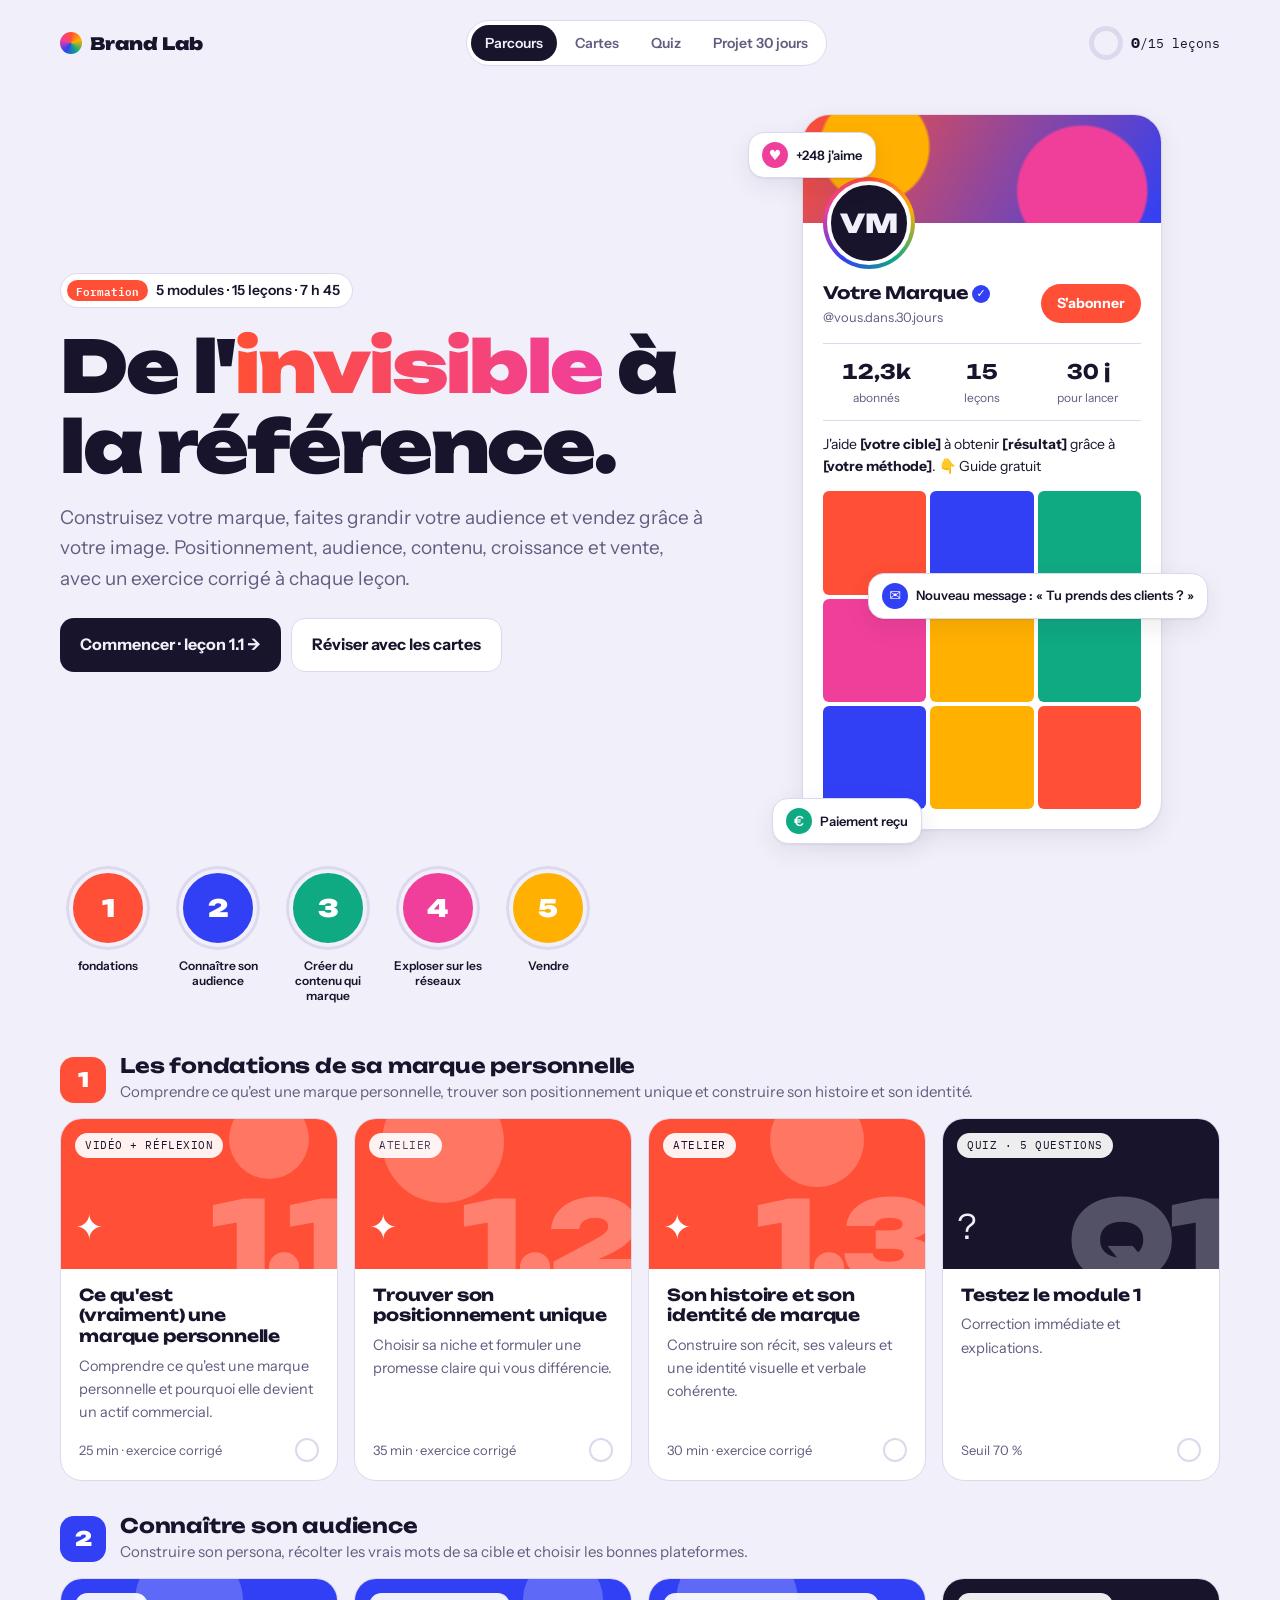
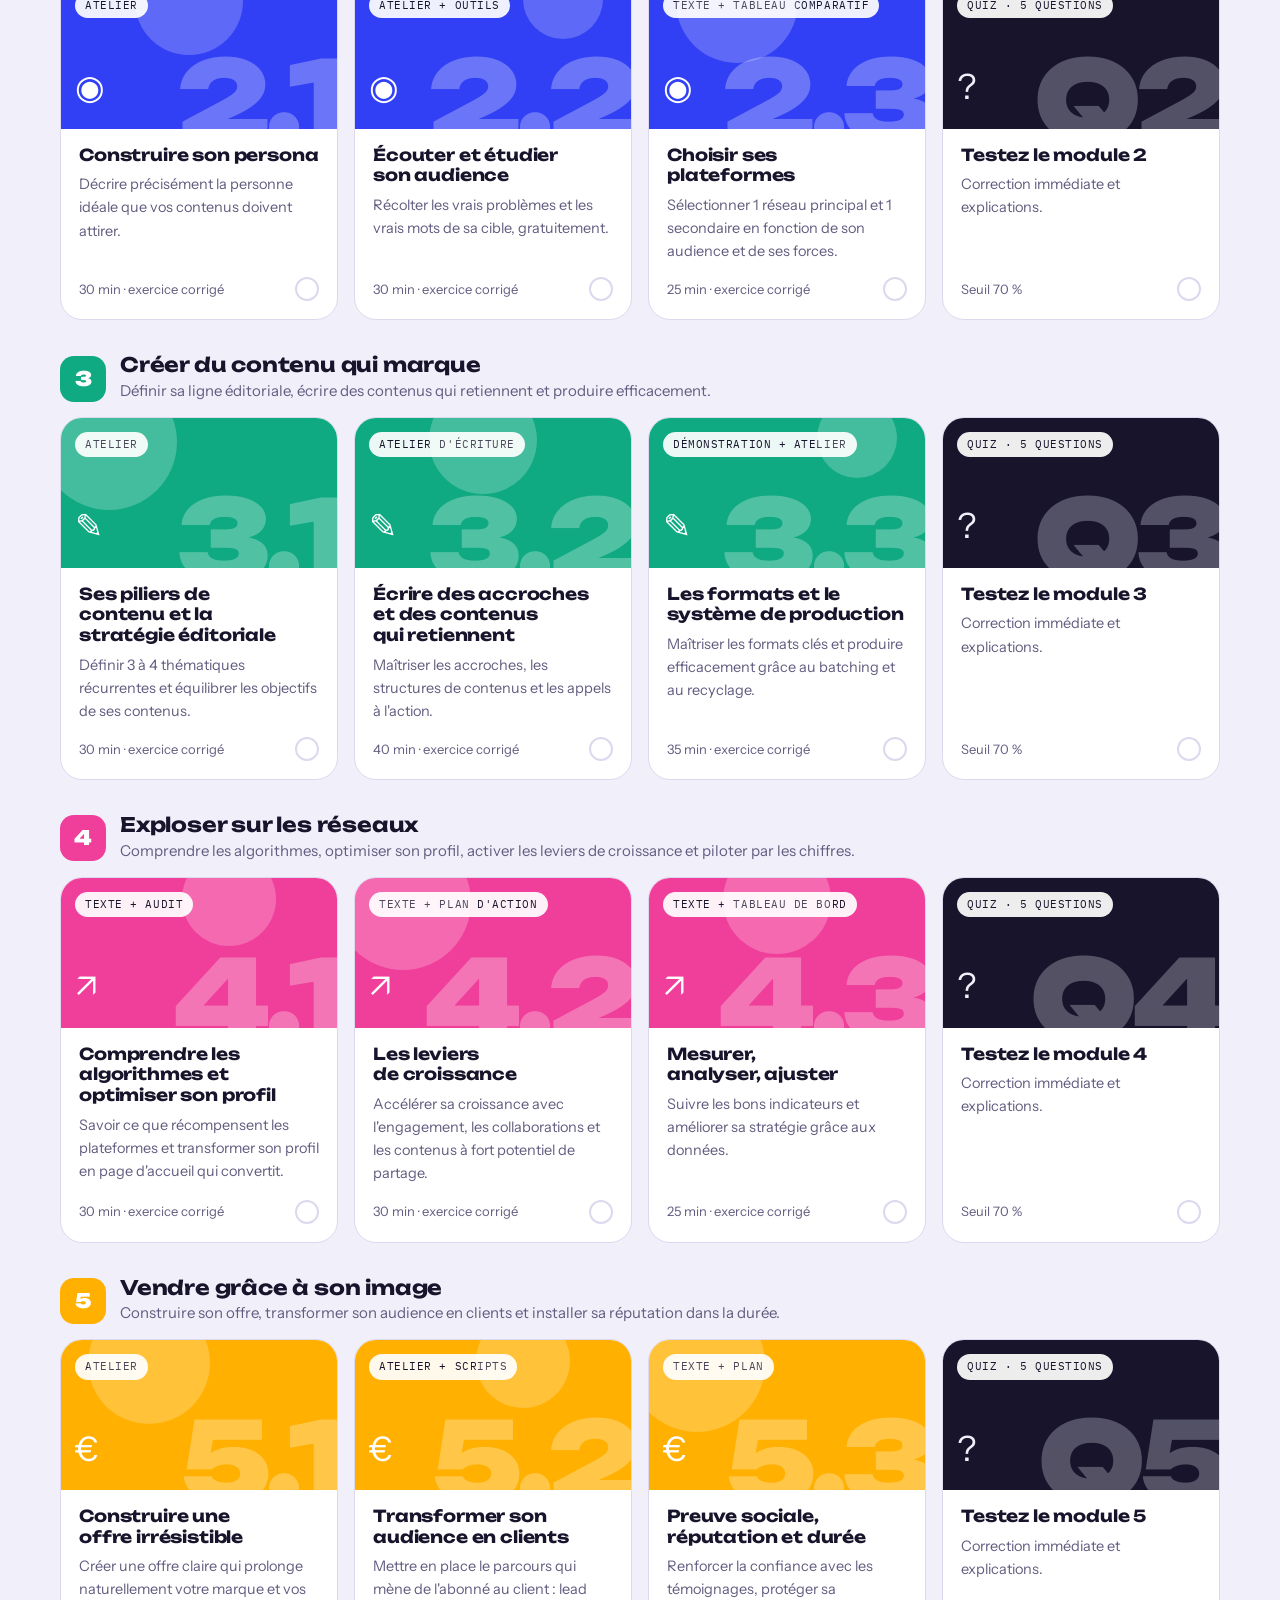
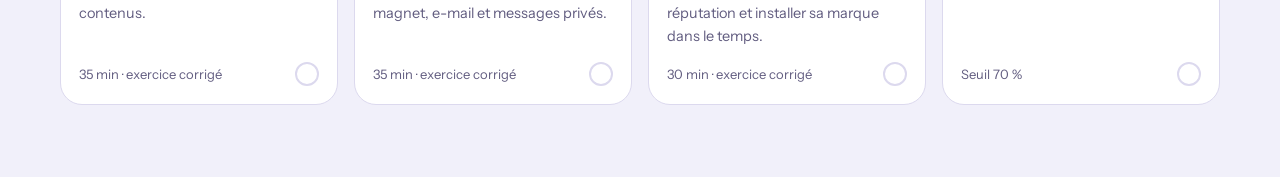
<file: exemples/personal-branding-visuel.html>
<title>Personal Branding</title>
<link rel="preconnect" href="https://fonts.googleapis.com">
<link rel="stylesheet" href="https://fonts.googleapis.com/css2?family=Unbounded:wght@500;700;900&family=Instrument+Sans:ital,wght@0,400;0,600;0,700;1,400&family=IBM+Plex+Mono:wght@500&display=swap">
<style>
:root{
  --bg:#f1f0fa;--surface:#ffffff;--surface-2:#e8e6f6;--ink:#17142b;--muted:#625d80;--line:#dcd9ee;
  --coral:#ff4f36;--cobalt:#3140f5;--sun:#ffb000;--mint:#0fa982;--pink:#f03f9a;
  --on-accent:#ffffff;--ok:#0f9a6e;--ko:#d92d20;
  --shadow:0 1px 2px rgb(23 20 43/.06),0 8px 24px rgb(23 20 43/.08);
  --display:"Unbounded","Arial Black",system-ui,sans-serif;
  --body:"Instrument Sans",system-ui,-apple-system,"Segoe UI",sans-serif;
  --mono:"IBM Plex Mono",ui-monospace,Menlo,monospace;
}
@media (prefers-color-scheme:dark){:root:not([data-theme="light"]){color-scheme:dark;
  --bg:#0e0d17;--surface:#191728;--surface-2:#232038;--ink:#f1effb;--muted:#a8a3c6;--line:#2e2a47;
  --coral:#ff6a52;--cobalt:#7580ff;--sun:#ffc23d;--mint:#35d3a6;--pink:#ff6bb5;--on-accent:#0e0d17;--ok:#35d3a6;--ko:#ff7a6b;
  --shadow:0 1px 2px rgb(0 0 0/.4),0 10px 30px rgb(0 0 0/.35)}}
:root[data-theme="dark"]{color-scheme:dark;
  --bg:#0e0d17;--surface:#191728;--surface-2:#232038;--ink:#f1effb;--muted:#a8a3c6;--line:#2e2a47;
  --coral:#ff6a52;--cobalt:#7580ff;--sun:#ffc23d;--mint:#35d3a6;--pink:#ff6bb5;--on-accent:#0e0d17;--ok:#35d3a6;--ko:#ff7a6b;
  --shadow:0 1px 2px rgb(0 0 0/.4),0 10px 30px rgb(0 0 0/.35)}
*{box-sizing:border-box}
body{background:var(--bg);color:var(--ink);font:17px/1.6 var(--body);padding-inline:16px;padding-block:0 64px}
h1,h2,h3,h4{font-family:var(--display);line-height:1.12;text-wrap:balance;margin:0;letter-spacing:-.01em}
.wrap{max-width:1160px;margin:0 auto}
button{font:inherit;color:inherit;cursor:pointer}
a{color:var(--cobalt)}
:focus-visible{outline:3px solid var(--cobalt);outline-offset:3px;border-radius:6px}
.mono{font-family:var(--mono);font-size:12px;letter-spacing:.06em;text-transform:uppercase}

/* ---------- barre ---------- */
.nav{position:sticky;top:env(safe-area-inset-top,0px);z-index:20;display:flex;align-items:center;gap:12px;justify-content:space-between;padding-block:12px;background:color-mix(in srgb,var(--bg) 88%,transparent);backdrop-filter:blur(10px);flex-wrap:wrap}
.logo{font-family:var(--display);font-weight:900;font-size:17px;display:flex;align-items:center;gap:8px;text-decoration:none;color:var(--ink)}
.logo i{width:22px;height:22px;border-radius:50%;background:conic-gradient(var(--coral),var(--sun),var(--mint),var(--cobalt),var(--pink),var(--coral));display:inline-block}
.tabs{display:flex;gap:4px;background:var(--surface);border:1px solid var(--line);padding:4px;border-radius:999px;overflow-x:auto;max-width:100%}
.tabs a{text-decoration:none;color:var(--muted);font-weight:600;font-size:14px;padding:7px 14px;border-radius:999px;white-space:nowrap}
.tabs a.on{background:var(--ink);color:var(--bg)}
.xp{font-family:var(--mono);font-size:13px;display:flex;align-items:center;gap:8px}
.xp b{font-size:15px}
.ring{--p:0;width:34px;height:34px;border-radius:50%;background:conic-gradient(var(--coral) calc(var(--p)*1%),var(--line) 0);display:grid;place-items:center}
.ring::after{content:"";width:24px;height:24px;border-radius:50%;background:var(--bg)}

/* ---------- héros ---------- */
.hero{display:grid;grid-template-columns:minmax(0,1.15fr) minmax(0,.85fr);gap:40px;align-items:center;padding-block:36px 28px}
.kicker{display:inline-flex;gap:8px;align-items:center;background:var(--surface);border:1px solid var(--line);border-radius:999px;padding:5px 12px 5px 6px;font-size:14px;font-weight:600}
.kicker span{background:var(--coral);color:var(--on-accent);border-radius:999px;padding:2px 9px;font-family:var(--mono);font-size:11px}
.hero h1{font-size:clamp(34px,6.2vw,72px);font-weight:900;margin:18px 0 16px;letter-spacing:-.03em}
.hero h1 em{font-style:normal;background:linear-gradient(90deg,var(--coral),var(--pink));-webkit-background-clip:text;background-clip:text;color:transparent}
.hero p.lead{font-size:19px;color:var(--muted);max-width:52ch;margin:0 0 24px}
.cta{display:flex;gap:10px;flex-wrap:wrap}
.btn{border:0;border-radius:14px;padding:13px 20px;font-weight:700;font-size:16px;text-decoration:none;display:inline-flex;align-items:center;gap:8px}
.btn.primary{background:var(--ink);color:var(--bg)}
.btn.ghost{background:var(--surface);color:var(--ink);border:1px solid var(--line)}
.btn:hover{transform:translateY(-1px)}

/* carte profil */
.phone{position:relative;justify-self:center;width:min(360px,100%)}
.profile{background:var(--surface);border-radius:28px;box-shadow:var(--shadow);border:1px solid var(--line);overflow:hidden}
.profile .cover{height:108px;background:
  radial-gradient(circle at 20% 30%,var(--sun) 0 18%,transparent 19%),
  radial-gradient(circle at 78% 70%,var(--pink) 0 22%,transparent 23%),
  linear-gradient(120deg,var(--coral),var(--cobalt))}
.profile .body{padding:0 20px 20px}
.avatar{width:92px;height:92px;border-radius:50%;margin-top:-46px;padding:4px;background:conic-gradient(var(--coral),var(--sun),var(--mint),var(--cobalt),var(--pink),var(--coral))}
.avatar div{width:100%;height:100%;border-radius:50%;background:var(--ink);color:var(--bg);display:grid;place-items:center;font-family:var(--display);font-weight:900;font-size:26px;border:4px solid var(--surface)}
.handle{display:flex;justify-content:space-between;align-items:center;margin-top:10px;gap:10px}
.handle b{font-family:var(--display);font-size:17px}
.handle small{display:block;color:var(--muted);font-size:13px}
.verified{width:18px;height:18px;border-radius:50%;background:var(--cobalt);display:inline-grid;place-items:center;color:#fff;font-size:11px;vertical-align:2px;margin-left:4px}
.follow{background:var(--coral);color:var(--on-accent);border:0;border-radius:999px;padding:8px 16px;font-weight:700;font-size:14px}
.follow.on{background:var(--surface-2);color:var(--ink)}
.stats{display:grid;grid-template-columns:repeat(3,1fr);text-align:center;margin:16px 0 12px;border-block:1px solid var(--line);padding-block:12px}
.stats b{display:block;font-family:var(--display);font-size:20px;font-variant-numeric:tabular-nums}
.stats span{font-size:12px;color:var(--muted)}
.bio{font-size:14px;margin:0}
.grid9{display:grid;grid-template-columns:repeat(3,1fr);gap:4px;margin-top:14px}
.grid9 i{aspect-ratio:1;border-radius:6px;display:block}
.notif{position:absolute;background:var(--surface);border:1px solid var(--line);box-shadow:var(--shadow);border-radius:16px;padding:9px 13px;font-size:13px;font-weight:600;display:flex;align-items:center;gap:8px;white-space:nowrap}
.notif i{width:26px;height:26px;border-radius:50%;display:grid;place-items:center;font-style:normal;font-size:14px;color:#fff}
.n1{top:18px;left:-54px;animation:float 5s ease-in-out infinite}
.n2{top:64%;right:-46px;animation:float 6s ease-in-out -2s infinite}
.n3{bottom:-14px;left:-30px;animation:float 5.5s ease-in-out -1s infinite}
@keyframes float{50%{transform:translateY(-8px)}}

/* ---------- stories ---------- */
.stories{display:flex;gap:18px;overflow-x:auto;padding:8px 2px 18px;scrollbar-width:none}
.story{flex:none;width:92px;text-align:center;text-decoration:none;color:var(--ink);background:none;border:0;padding:0}
.story .r{width:84px;height:84px;margin:0 auto 8px;border-radius:50%;padding:3px;background:conic-gradient(var(--c) calc(var(--p)*1%),var(--line) 0)}
.story .r div{width:100%;height:100%;border-radius:50%;border:4px solid var(--bg);background:var(--c);display:grid;place-items:center;font-family:var(--display);font-weight:900;font-size:24px;color:var(--on-accent)}
.story span{font-size:12px;font-weight:600;line-height:1.25;display:block}

/* ---------- sections ---------- */
.sec{margin-top:44px}
.sec-head{display:flex;justify-content:space-between;align-items:end;gap:12px;flex-wrap:wrap;margin-bottom:18px}
.sec-head h2{font-size:clamp(22px,3vw,32px);font-weight:700}
.sec-head p{margin:4px 0 0;color:var(--muted)}
.mod{margin-top:34px;scroll-margin-top:80px}
.mod-title{display:flex;gap:14px;align-items:center;margin-bottom:14px}
.mod-title .badge{flex:none;width:46px;height:46px;border-radius:14px;background:var(--c);color:var(--on-accent);display:grid;place-items:center;font-family:var(--display);font-weight:900;font-size:20px}
.mod-title h3{font-size:20px}
.mod-title p{margin:2px 0 0;color:var(--muted);font-size:15px}

/* cartes leçons */
.cards{display:grid;grid-template-columns:repeat(auto-fill,minmax(250px,1fr));gap:16px}
.card{position:relative;display:flex;flex-direction:column;background:var(--surface);border:1px solid var(--line);border-radius:22px;overflow:hidden;text-decoration:none;color:var(--ink);transition:transform .2s,box-shadow .2s}
.card:hover{transform:translateY(-4px) rotate(-.4deg);box-shadow:var(--shadow)}
.card .cv{position:relative;height:150px;background:var(--c);overflow:hidden;color:var(--on-accent)}
.card .cv .num{position:absolute;right:-6px;bottom:-26px;font-family:var(--display);font-weight:900;font-size:110px;line-height:1;opacity:.28;letter-spacing:-.05em}
.card .cv .shape{position:absolute;border-radius:50%;background:rgb(255 255 255/.22)}
.card .cv .chip{position:absolute;left:14px;top:14px;background:rgb(255 255 255/.92);color:#17142b;border-radius:999px;padding:4px 10px;font-family:var(--mono);font-size:11px;text-transform:uppercase;letter-spacing:.05em}
.card .cv .ico{position:absolute;left:14px;bottom:14px;font-size:34px}
.card .tx{padding:16px 18px 18px;display:flex;flex-direction:column;gap:8px;flex:1}
.card h4{font-size:16.5px;font-weight:700;line-height:1.25}
.card p{margin:0;font-size:14.5px;color:var(--muted)}
.card .meta{margin-top:auto;display:flex;justify-content:space-between;align-items:center;font-size:13px;color:var(--muted);padding-top:6px}
.done-dot{width:24px;height:24px;border-radius:50%;border:2px solid var(--line);display:grid;place-items:center;font-size:13px}
.card.done .done-dot{background:var(--ok);border-color:var(--ok);color:#fff}
.card.quiz .cv{background:var(--ink);color:var(--bg)}

/* ---------- lecture ---------- */
.reader{display:grid;grid-template-columns:minmax(0,1fr) 280px;gap:40px;align-items:start;padding-top:18px}
.lhero{border-radius:28px;padding:30px;background:var(--c);color:var(--on-accent);position:relative;overflow:hidden}
.lhero .num{position:absolute;right:10px;top:-30px;font-family:var(--display);font-weight:900;font-size:200px;opacity:.18;line-height:1}
.lhero h1{font-size:clamp(26px,4vw,44px);font-weight:900;max-width:18ch;position:relative}
.lhero .chips{display:flex;gap:8px;flex-wrap:wrap;margin-top:16px;position:relative}
.lhero .chips span{background:rgb(255 255 255/.92);color:#17142b;border-radius:999px;padding:4px 12px;font-family:var(--mono);font-size:12px}
.objs{display:grid;grid-template-columns:repeat(auto-fit,minmax(200px,1fr));gap:10px;margin:18px 0 8px}
.objs div{background:var(--surface);border:1px solid var(--line);border-radius:16px;padding:12px 14px;font-size:15px;display:flex;gap:10px}
.objs div b{font-family:var(--display);color:var(--c)}
.prose{max-width:70ch}
.prose h2{font-size:24px;margin:38px 0 12px;scroll-margin-top:80px}
.prose h3{font-size:18px;margin:24px 0 8px}
.prose p,.prose li{font-size:17.5px}
.prose table{border-collapse:separate;border-spacing:0;width:100%;margin:16px 0;font-size:15px;border:1px solid var(--line);border-radius:14px;overflow:hidden;display:block;overflow-x:auto}
.prose th{background:var(--surface-2);text-align:left;font-weight:700}
.prose td,.prose th{padding:10px 12px;border-bottom:1px solid var(--line);vertical-align:top}
.prose tr:last-child td{border-bottom:0}
.prose blockquote{margin:16px 0;padding:16px 20px;border-radius:16px;background:var(--surface);border:1px solid var(--line);font-size:18px;font-style:italic}
.prose blockquote p{margin:0}
.prose code{font-family:var(--mono);font-size:.85em;background:var(--surface-2);padding:1px 6px;border-radius:6px}
.intro{font-size:20px;line-height:1.55}
.example{background:var(--surface);border:1px solid var(--line);border-radius:22px;padding:22px;margin:18px 0;position:relative}
.example::before{content:"Exemple";position:absolute;top:-11px;left:20px;background:var(--sun);color:#17142b;font-family:var(--mono);font-size:11px;text-transform:uppercase;letter-spacing:.06em;padding:3px 10px;border-radius:999px}
.example h3{margin-top:4px}
.takeaways{display:grid;grid-template-columns:repeat(auto-fit,minmax(210px,1fr));gap:12px;margin:14px 0}
.tk{background:var(--ink);color:var(--bg);border-radius:18px;padding:16px;font-weight:600;font-size:15.5px;line-height:1.4;position:relative;min-height:96px}
.tk b{display:block;font-family:var(--display);font-size:13px;color:var(--c);margin-bottom:6px}
.mistakes{display:flex;flex-wrap:wrap;gap:10px;margin:12px 0}
.mistake{background:color-mix(in srgb,var(--ko) 12%,var(--surface));border:1px dashed var(--ko);border-radius:14px;padding:9px 14px;font-size:15px;transform:rotate(-.6deg)}
.mistake:nth-child(even){transform:rotate(.7deg)}
.exo{border-radius:24px;border:2px solid var(--ink);padding:22px;margin:18px 0;background:var(--surface)}
.exo .top{display:flex;justify-content:space-between;gap:10px;flex-wrap:wrap;align-items:center;margin-bottom:6px}
.exo .top span{font-family:var(--mono);font-size:12px;background:var(--surface-2);padding:4px 10px;border-radius:999px}
.sol{margin-top:12px}
.sol[hidden]{display:none}
.res{display:grid;gap:10px}
.res div{display:flex;gap:12px;align-items:flex-start;background:var(--surface);border:1px solid var(--line);border-radius:14px;padding:12px 14px;font-size:15px}
.res i{font-style:normal;font-family:var(--mono);font-size:11px;text-transform:uppercase;background:var(--surface-2);padding:3px 8px;border-radius:999px;flex:none;margin-top:2px}
.side{position:sticky;top:78px;display:flex;flex-direction:column;gap:12px}
.side .box{background:var(--surface);border:1px solid var(--line);border-radius:20px;padding:16px}
.side ol{margin:8px 0 0;padding-left:20px;font-size:14px}
.side ol a{color:var(--ink);text-decoration:none}
.side ol a:hover{color:var(--cobalt)}
.pager{display:grid;grid-template-columns:1fr 1fr;gap:12px;margin-top:40px}
.pager a{background:var(--surface);border:1px solid var(--line);border-radius:18px;padding:14px 16px;text-decoration:none;color:var(--ink);font-weight:600;font-size:15px}
.pager a small{display:block;color:var(--muted);font-weight:400}
.pager a.next{text-align:right;grid-column:2}

/* ---------- cartes de révision ---------- */
.filters{display:flex;gap:8px;flex-wrap:wrap}
.filters button{border:1px solid var(--line);background:var(--surface);border-radius:999px;padding:7px 14px;font-weight:600;font-size:14px}
.filters button.on{background:var(--ink);color:var(--bg);border-color:var(--ink)}
.flips{display:grid;grid-template-columns:repeat(auto-fill,minmax(230px,1fr));gap:16px}
.flip{perspective:1000px;height:240px;border:0;background:none;padding:0;text-align:left}
.flip .in{position:relative;width:100%;height:100%;transition:transform .55s cubic-bezier(.2,.8,.2,1);transform-style:preserve-3d}
.flip.on .in{transform:rotateY(180deg)}
.flip .f,.flip .b{position:absolute;inset:0;backface-visibility:hidden;border-radius:22px;padding:20px;display:flex;flex-direction:column;overflow:hidden}
.flip .f{background:var(--c);color:var(--on-accent);justify-content:space-between}
.flip .f h4{font-size:21px;font-weight:900}
.flip .f .hint{font-family:var(--mono);font-size:11px;text-transform:uppercase;opacity:.85}
.flip .b{background:var(--surface);border:2px solid var(--c);transform:rotateY(180deg);font-size:15px;overflow:auto}
.flip .b ul{margin:0;padding-left:18px}
.flip .b li{margin-bottom:4px}

/* ---------- quiz ---------- */
.qwrap{display:grid;grid-template-columns:260px minmax(0,1fr);gap:28px;align-items:start}
.qlist{display:flex;flex-direction:column;gap:8px}
.qlist button{text-align:left;border:1px solid var(--line);background:var(--surface);border-radius:16px;padding:12px 14px;display:flex;gap:12px;align-items:center;font-weight:600;font-size:14.5px}
.qlist button.on{border-color:var(--ink);box-shadow:inset 0 0 0 1px var(--ink)}
.qlist .dot{flex:none;width:32px;height:32px;border-radius:10px;background:var(--c);color:var(--on-accent);display:grid;place-items:center;font-family:var(--display);font-size:13px}
.qlist small{display:block;color:var(--muted);font-weight:400}
.qcard{background:var(--surface);border:1px solid var(--line);border-radius:28px;padding:28px;box-shadow:var(--shadow);position:relative}
.qprog{display:flex;gap:4px;margin-bottom:20px}
.qprog i{flex:1;height:6px;border-radius:3px;background:var(--line)}
.qprog i.ok{background:var(--ok)}.qprog i.ko{background:var(--ko)}.qprog i.cur{background:var(--ink)}
.qcard h3{font-size:clamp(19px,2.4vw,24px);font-weight:700;margin-bottom:6px}
.opts{display:grid;gap:10px;margin-top:18px}
.opt{border:2px solid var(--line);background:var(--bg);border-radius:16px;padding:14px 16px;text-align:left;font-size:16px;display:flex;gap:12px;align-items:center}
.opt .k{flex:none;width:30px;height:30px;border-radius:9px;background:var(--surface-2);display:grid;place-items:center;font-family:var(--mono);font-size:13px}
.opt.sel{border-color:var(--ink)}
.opt.good{border-color:var(--ok);background:color-mix(in srgb,var(--ok) 12%,var(--bg))}
.opt.bad{border-color:var(--ko);background:color-mix(in srgb,var(--ko) 10%,var(--bg))}
.expl{margin-top:16px;padding:14px 16px;border-radius:16px;background:var(--surface-2);font-size:15.5px}
.qactions{display:flex;justify-content:space-between;gap:10px;margin-top:20px;flex-wrap:wrap;align-items:center}
.score{text-align:center;padding:10px 0}
.score .big{font-family:var(--display);font-weight:900;font-size:84px;line-height:1;font-variant-numeric:tabular-nums}
.score .big.ok{color:var(--ok)}.score .big.ko{color:var(--coral)}

/* ---------- projet ---------- */
.timeline{display:grid;grid-template-columns:repeat(auto-fill,minmax(220px,1fr));gap:14px;counter-reset:s}
.step{background:var(--surface);border:1px solid var(--line);border-radius:20px;padding:18px;position:relative}
.step .d{font-family:var(--mono);font-size:12px;color:var(--c);text-transform:uppercase;letter-spacing:.05em}
.step p{margin:6px 0 0;font-size:15px}
.step::before{counter-increment:s;content:counter(s);position:absolute;top:14px;right:16px;font-family:var(--display);font-weight:900;font-size:30px;color:var(--line)}
.days{display:grid;grid-template-columns:repeat(10,1fr);gap:6px;margin:18px 0}
.days i{aspect-ratio:1;border-radius:8px;background:var(--surface);border:1px solid var(--line);display:grid;place-items:center;font-family:var(--mono);font-size:11px;font-style:normal;color:var(--muted)}
.days i.p1{background:var(--coral);color:var(--on-accent);border-color:transparent}
.days i.p2{background:var(--sun);color:#17142b;border-color:transparent}
.days i.p3{background:var(--mint);color:var(--on-accent);border-color:transparent}
.days i.p4{background:var(--cobalt);color:var(--on-accent);border-color:transparent}
.rubric{display:flex;flex-direction:column;gap:10px}
.rb{display:grid;grid-template-columns:minmax(0,1fr) 60px;gap:6px 14px;align-items:center}
.rb .bar{grid-column:1/-1;height:10px;border-radius:5px;background:var(--line);overflow:hidden}
.rb .bar i{display:block;height:100%;background:var(--c)}
.rb b{font-family:var(--display);text-align:right;font-variant-numeric:tabular-nums}
.rb small{display:block;color:var(--muted);font-size:14px}
.two{display:grid;grid-template-columns:1fr 1fr;gap:24px}
.panel{background:var(--surface);border:1px solid var(--line);border-radius:24px;padding:22px}
.deliv{list-style:none;margin:10px 0 0;padding:0;display:grid;gap:8px}
.deliv li{display:flex;gap:10px;align-items:flex-start;font-size:15.5px}
.deliv li::before{content:"✓";flex:none;width:22px;height:22px;border-radius:7px;background:var(--mint);color:var(--on-accent);display:grid;place-items:center;font-size:12px;margin-top:2px}
.pitch{border-radius:28px;padding:28px;background:var(--ink);color:var(--bg)}
.pitch p{font-size:19px;max-width:60ch}
.pitch ul{columns:2;column-gap:28px;padding-left:18px}
.pitch li{break-inside:avoid;margin-bottom:6px}

@media (max-width:920px){.hero,.reader,.qwrap,.two{grid-template-columns:minmax(0,1fr)}.side{position:static}.phone{margin-top:10px}.pitch ul{columns:1}}
@media (max-width:560px){.nav{position:static}.tabs{order:3;width:100%}.n1{left:-8px;top:12px}.n2{right:-6px;top:auto;bottom:70px;white-space:normal;max-width:230px}.n3{left:-4px}.days{grid-template-columns:repeat(6,1fr)}.cards{grid-template-columns:minmax(0,1fr)}.pager{grid-template-columns:1fr}.pager a.next{grid-column:1}}
@media (prefers-reduced-motion:reduce){*{animation:none!important;transition:none!important}}
</style>

<div class="wrap">
  <header class="nav">
    <a class="logo" href="#accueil"><i></i>Brand&nbsp;Lab</a>
    <nav class="tabs" id="tabs">
      <a href="#accueil" data-v="accueil">Parcours</a>
      <a href="#cartes" data-v="cartes">Cartes</a>
      <a href="#quiz" data-v="quiz">Quiz</a>
      <a href="#projet" data-v="projet">Projet 30 jours</a>
    </nav>
    <div class="xp"><div class="ring" id="ring"></div><span><b id="xp-n">0</b>/<span id="xp-t">15</span> leçons</span></div>
  </header>
  <main id="app"><p style="padding:40px 0;color:var(--muted)">Chargement de la formation…</p></main>
</div>

<script>/**
 * marked v12.0.2 - a markdown parser
 * Copyright (c) 2011-2024, Christopher Jeffrey. (MIT Licensed)
 * https://github.com/markedjs/marked
 */
!function(e,t){"object"==typeof exports&&"undefined"!=typeof module?t(exports):"function"==typeof define&&define.amd?define(["exports"],t):t((e="undefined"!=typeof globalThis?globalThis:e||self).marked={})}(this,(function(e){"use strict";function t(){return{async:!1,breaks:!1,extensions:null,gfm:!0,hooks:null,pedantic:!1,renderer:null,silent:!1,tokenizer:null,walkTokens:null}}function n(t){e.defaults=t}e.defaults={async:!1,breaks:!1,extensions:null,gfm:!0,hooks:null,pedantic:!1,renderer:null,silent:!1,tokenizer:null,walkTokens:null};const s=/[&<>"']/,r=new RegExp(s.source,"g"),i=/[<>"']|&(?!(#\d{1,7}|#[Xx][a-fA-F0-9]{1,6}|\w+);)/,l=new RegExp(i.source,"g"),o={"&":"&amp;","<":"&lt;",">":"&gt;",'"':"&quot;","'":"&#39;"},a=e=>o[e];function c(e,t){if(t){if(s.test(e))return e.replace(r,a)}else if(i.test(e))return e.replace(l,a);return e}const h=/&(#(?:\d+)|(?:#x[0-9A-Fa-f]+)|(?:\w+));?/gi;function p(e){return e.replace(h,((e,t)=>"colon"===(t=t.toLowerCase())?":":"#"===t.charAt(0)?"x"===t.charAt(1)?String.fromCharCode(parseInt(t.substring(2),16)):String.fromCharCode(+t.substring(1)):""))}const u=/(^|[^\[])\^/g;function k(e,t){let n="string"==typeof e?e:e.source;t=t||"";const s={replace:(e,t)=>{let r="string"==typeof t?t:t.source;return r=r.replace(u,"$1"),n=n.replace(e,r),s},getRegex:()=>new RegExp(n,t)};return s}function g(e){try{e=encodeURI(e).replace(/%25/g,"%")}catch(e){return null}return e}const f={exec:()=>null};function d(e,t){const n=e.replace(/\|/g,((e,t,n)=>{let s=!1,r=t;for(;--r>=0&&"\\"===n[r];)s=!s;return s?"|":" |"})).split(/ \|/);let s=0;if(n[0].trim()||n.shift(),n.length>0&&!n[n.length-1].trim()&&n.pop(),t)if(n.length>t)n.splice(t);else for(;n.length<t;)n.push("");for(;s<n.length;s++)n[s]=n[s].trim().replace(/\\\|/g,"|");return n}function x(e,t,n){const s=e.length;if(0===s)return"";let r=0;for(;r<s;){const i=e.charAt(s-r-1);if(i!==t||n){if(i===t||!n)break;r++}else r++}return e.slice(0,s-r)}function b(e,t,n,s){const r=t.href,i=t.title?c(t.title):null,l=e[1].replace(/\\([\[\]])/g,"$1");if("!"!==e[0].charAt(0)){s.state.inLink=!0;const e={type:"link",raw:n,href:r,title:i,text:l,tokens:s.inlineTokens(l)};return s.state.inLink=!1,e}return{type:"image",raw:n,href:r,title:i,text:c(l)}}class w{options;rules;lexer;constructor(t){this.options=t||e.defaults}space(e){const t=this.rules.block.newline.exec(e);if(t&&t[0].length>0)return{type:"space",raw:t[0]}}code(e){const t=this.rules.block.code.exec(e);if(t){const e=t[0].replace(/^ {1,4}/gm,"");return{type:"code",raw:t[0],codeBlockStyle:"indented",text:this.options.pedantic?e:x(e,"\n")}}}fences(e){const t=this.rules.block.fences.exec(e);if(t){const e=t[0],n=function(e,t){const n=e.match(/^(\s+)(?:```)/);if(null===n)return t;const s=n[1];return t.split("\n").map((e=>{const t=e.match(/^\s+/);if(null===t)return e;const[n]=t;return n.length>=s.length?e.slice(s.length):e})).join("\n")}(e,t[3]||"");return{type:"code",raw:e,lang:t[2]?t[2].trim().replace(this.rules.inline.anyPunctuation,"$1"):t[2],text:n}}}heading(e){const t=this.rules.block.heading.exec(e);if(t){let e=t[2].trim();if(/#$/.test(e)){const t=x(e,"#");this.options.pedantic?e=t.trim():t&&!/ $/.test(t)||(e=t.trim())}return{type:"heading",raw:t[0],depth:t[1].length,text:e,tokens:this.lexer.inline(e)}}}hr(e){const t=this.rules.block.hr.exec(e);if(t)return{type:"hr",raw:t[0]}}blockquote(e){const t=this.rules.block.blockquote.exec(e);if(t){let e=t[0].replace(/\n {0,3}((?:=+|-+) *)(?=\n|$)/g,"\n    $1");e=x(e.replace(/^ *>[ \t]?/gm,""),"\n");const n=this.lexer.state.top;this.lexer.state.top=!0;const s=this.lexer.blockTokens(e);return this.lexer.state.top=n,{type:"blockquote",raw:t[0],tokens:s,text:e}}}list(e){let t=this.rules.block.list.exec(e);if(t){let n=t[1].trim();const s=n.length>1,r={type:"list",raw:"",ordered:s,start:s?+n.slice(0,-1):"",loose:!1,items:[]};n=s?`\\d{1,9}\\${n.slice(-1)}`:`\\${n}`,this.options.pedantic&&(n=s?n:"[*+-]");const i=new RegExp(`^( {0,3}${n})((?:[\t ][^\\n]*)?(?:\\n|$))`);let l="",o="",a=!1;for(;e;){let n=!1;if(!(t=i.exec(e)))break;if(this.rules.block.hr.test(e))break;l=t[0],e=e.substring(l.length);let s=t[2].split("\n",1)[0].replace(/^\t+/,(e=>" ".repeat(3*e.length))),c=e.split("\n",1)[0],h=0;this.options.pedantic?(h=2,o=s.trimStart()):(h=t[2].search(/[^ ]/),h=h>4?1:h,o=s.slice(h),h+=t[1].length);let p=!1;if(!s&&/^ *$/.test(c)&&(l+=c+"\n",e=e.substring(c.length+1),n=!0),!n){const t=new RegExp(`^ {0,${Math.min(3,h-1)}}(?:[*+-]|\\d{1,9}[.)])((?:[ \t][^\\n]*)?(?:\\n|$))`),n=new RegExp(`^ {0,${Math.min(3,h-1)}}((?:- *){3,}|(?:_ *){3,}|(?:\\* *){3,})(?:\\n+|$)`),r=new RegExp(`^ {0,${Math.min(3,h-1)}}(?:\`\`\`|~~~)`),i=new RegExp(`^ {0,${Math.min(3,h-1)}}#`);for(;e;){const a=e.split("\n",1)[0];if(c=a,this.options.pedantic&&(c=c.replace(/^ {1,4}(?=( {4})*[^ ])/g,"  ")),r.test(c))break;if(i.test(c))break;if(t.test(c))break;if(n.test(e))break;if(c.search(/[^ ]/)>=h||!c.trim())o+="\n"+c.slice(h);else{if(p)break;if(s.search(/[^ ]/)>=4)break;if(r.test(s))break;if(i.test(s))break;if(n.test(s))break;o+="\n"+c}p||c.trim()||(p=!0),l+=a+"\n",e=e.substring(a.length+1),s=c.slice(h)}}r.loose||(a?r.loose=!0:/\n *\n *$/.test(l)&&(a=!0));let u,k=null;this.options.gfm&&(k=/^\[[ xX]\] /.exec(o),k&&(u="[ ] "!==k[0],o=o.replace(/^\[[ xX]\] +/,""))),r.items.push({type:"list_item",raw:l,task:!!k,checked:u,loose:!1,text:o,tokens:[]}),r.raw+=l}r.items[r.items.length-1].raw=l.trimEnd(),r.items[r.items.length-1].text=o.trimEnd(),r.raw=r.raw.trimEnd();for(let e=0;e<r.items.length;e++)if(this.lexer.state.top=!1,r.items[e].tokens=this.lexer.blockTokens(r.items[e].text,[]),!r.loose){const t=r.items[e].tokens.filter((e=>"space"===e.type)),n=t.length>0&&t.some((e=>/\n.*\n/.test(e.raw)));r.loose=n}if(r.loose)for(let e=0;e<r.items.length;e++)r.items[e].loose=!0;return r}}html(e){const t=this.rules.block.html.exec(e);if(t){return{type:"html",block:!0,raw:t[0],pre:"pre"===t[1]||"script"===t[1]||"style"===t[1],text:t[0]}}}def(e){const t=this.rules.block.def.exec(e);if(t){const e=t[1].toLowerCase().replace(/\s+/g," "),n=t[2]?t[2].replace(/^<(.*)>$/,"$1").replace(this.rules.inline.anyPunctuation,"$1"):"",s=t[3]?t[3].substring(1,t[3].length-1).replace(this.rules.inline.anyPunctuation,"$1"):t[3];return{type:"def",tag:e,raw:t[0],href:n,title:s}}}table(e){const t=this.rules.block.table.exec(e);if(!t)return;if(!/[:|]/.test(t[2]))return;const n=d(t[1]),s=t[2].replace(/^\||\| *$/g,"").split("|"),r=t[3]&&t[3].trim()?t[3].replace(/\n[ \t]*$/,"").split("\n"):[],i={type:"table",raw:t[0],header:[],align:[],rows:[]};if(n.length===s.length){for(const e of s)/^ *-+: *$/.test(e)?i.align.push("right"):/^ *:-+: *$/.test(e)?i.align.push("center"):/^ *:-+ *$/.test(e)?i.align.push("left"):i.align.push(null);for(const e of n)i.header.push({text:e,tokens:this.lexer.inline(e)});for(const e of r)i.rows.push(d(e,i.header.length).map((e=>({text:e,tokens:this.lexer.inline(e)}))));return i}}lheading(e){const t=this.rules.block.lheading.exec(e);if(t)return{type:"heading",raw:t[0],depth:"="===t[2].charAt(0)?1:2,text:t[1],tokens:this.lexer.inline(t[1])}}paragraph(e){const t=this.rules.block.paragraph.exec(e);if(t){const e="\n"===t[1].charAt(t[1].length-1)?t[1].slice(0,-1):t[1];return{type:"paragraph",raw:t[0],text:e,tokens:this.lexer.inline(e)}}}text(e){const t=this.rules.block.text.exec(e);if(t)return{type:"text",raw:t[0],text:t[0],tokens:this.lexer.inline(t[0])}}escape(e){const t=this.rules.inline.escape.exec(e);if(t)return{type:"escape",raw:t[0],text:c(t[1])}}tag(e){const t=this.rules.inline.tag.exec(e);if(t)return!this.lexer.state.inLink&&/^<a /i.test(t[0])?this.lexer.state.inLink=!0:this.lexer.state.inLink&&/^<\/a>/i.test(t[0])&&(this.lexer.state.inLink=!1),!this.lexer.state.inRawBlock&&/^<(pre|code|kbd|script)(\s|>)/i.test(t[0])?this.lexer.state.inRawBlock=!0:this.lexer.state.inRawBlock&&/^<\/(pre|code|kbd|script)(\s|>)/i.test(t[0])&&(this.lexer.state.inRawBlock=!1),{type:"html",raw:t[0],inLink:this.lexer.state.inLink,inRawBlock:this.lexer.state.inRawBlock,block:!1,text:t[0]}}link(e){const t=this.rules.inline.link.exec(e);if(t){const e=t[2].trim();if(!this.options.pedantic&&/^</.test(e)){if(!/>$/.test(e))return;const t=x(e.slice(0,-1),"\\");if((e.length-t.length)%2==0)return}else{const e=function(e,t){if(-1===e.indexOf(t[1]))return-1;let n=0;for(let s=0;s<e.length;s++)if("\\"===e[s])s++;else if(e[s]===t[0])n++;else if(e[s]===t[1]&&(n--,n<0))return s;return-1}(t[2],"()");if(e>-1){const n=(0===t[0].indexOf("!")?5:4)+t[1].length+e;t[2]=t[2].substring(0,e),t[0]=t[0].substring(0,n).trim(),t[3]=""}}let n=t[2],s="";if(this.options.pedantic){const e=/^([^'"]*[^\s])\s+(['"])(.*)\2/.exec(n);e&&(n=e[1],s=e[3])}else s=t[3]?t[3].slice(1,-1):"";return n=n.trim(),/^</.test(n)&&(n=this.options.pedantic&&!/>$/.test(e)?n.slice(1):n.slice(1,-1)),b(t,{href:n?n.replace(this.rules.inline.anyPunctuation,"$1"):n,title:s?s.replace(this.rules.inline.anyPunctuation,"$1"):s},t[0],this.lexer)}}reflink(e,t){let n;if((n=this.rules.inline.reflink.exec(e))||(n=this.rules.inline.nolink.exec(e))){const e=t[(n[2]||n[1]).replace(/\s+/g," ").toLowerCase()];if(!e){const e=n[0].charAt(0);return{type:"text",raw:e,text:e}}return b(n,e,n[0],this.lexer)}}emStrong(e,t,n=""){let s=this.rules.inline.emStrongLDelim.exec(e);if(!s)return;if(s[3]&&n.match(/[\p{L}\p{N}]/u))return;if(!(s[1]||s[2]||"")||!n||this.rules.inline.punctuation.exec(n)){const n=[...s[0]].length-1;let r,i,l=n,o=0;const a="*"===s[0][0]?this.rules.inline.emStrongRDelimAst:this.rules.inline.emStrongRDelimUnd;for(a.lastIndex=0,t=t.slice(-1*e.length+n);null!=(s=a.exec(t));){if(r=s[1]||s[2]||s[3]||s[4]||s[5]||s[6],!r)continue;if(i=[...r].length,s[3]||s[4]){l+=i;continue}if((s[5]||s[6])&&n%3&&!((n+i)%3)){o+=i;continue}if(l-=i,l>0)continue;i=Math.min(i,i+l+o);const t=[...s[0]][0].length,a=e.slice(0,n+s.index+t+i);if(Math.min(n,i)%2){const e=a.slice(1,-1);return{type:"em",raw:a,text:e,tokens:this.lexer.inlineTokens(e)}}const c=a.slice(2,-2);return{type:"strong",raw:a,text:c,tokens:this.lexer.inlineTokens(c)}}}}codespan(e){const t=this.rules.inline.code.exec(e);if(t){let e=t[2].replace(/\n/g," ");const n=/[^ ]/.test(e),s=/^ /.test(e)&&/ $/.test(e);return n&&s&&(e=e.substring(1,e.length-1)),e=c(e,!0),{type:"codespan",raw:t[0],text:e}}}br(e){const t=this.rules.inline.br.exec(e);if(t)return{type:"br",raw:t[0]}}del(e){const t=this.rules.inline.del.exec(e);if(t)return{type:"del",raw:t[0],text:t[2],tokens:this.lexer.inlineTokens(t[2])}}autolink(e){const t=this.rules.inline.autolink.exec(e);if(t){let e,n;return"@"===t[2]?(e=c(t[1]),n="mailto:"+e):(e=c(t[1]),n=e),{type:"link",raw:t[0],text:e,href:n,tokens:[{type:"text",raw:e,text:e}]}}}url(e){let t;if(t=this.rules.inline.url.exec(e)){let e,n;if("@"===t[2])e=c(t[0]),n="mailto:"+e;else{let s;do{s=t[0],t[0]=this.rules.inline._backpedal.exec(t[0])?.[0]??""}while(s!==t[0]);e=c(t[0]),n="www."===t[1]?"http://"+t[0]:t[0]}return{type:"link",raw:t[0],text:e,href:n,tokens:[{type:"text",raw:e,text:e}]}}}inlineText(e){const t=this.rules.inline.text.exec(e);if(t){let e;return e=this.lexer.state.inRawBlock?t[0]:c(t[0]),{type:"text",raw:t[0],text:e}}}}const m=/^ {0,3}((?:-[\t ]*){3,}|(?:_[ \t]*){3,}|(?:\*[ \t]*){3,})(?:\n+|$)/,y=/(?:[*+-]|\d{1,9}[.)])/,$=k(/^(?!bull |blockCode|fences|blockquote|heading|html)((?:.|\n(?!\s*?\n|bull |blockCode|fences|blockquote|heading|html))+?)\n {0,3}(=+|-+) *(?:\n+|$)/).replace(/bull/g,y).replace(/blockCode/g,/ {4}/).replace(/fences/g,/ {0,3}(?:`{3,}|~{3,})/).replace(/blockquote/g,/ {0,3}>/).replace(/heading/g,/ {0,3}#{1,6}/).replace(/html/g,/ {0,3}<[^\n>]+>\n/).getRegex(),z=/^([^\n]+(?:\n(?!hr|heading|lheading|blockquote|fences|list|html|table| +\n)[^\n]+)*)/,T=/(?!\s*\])(?:\\.|[^\[\]\\])+/,R=k(/^ {0,3}\[(label)\]: *(?:\n *)?([^<\s][^\s]*|<.*?>)(?:(?: +(?:\n *)?| *\n *)(title))? *(?:\n+|$)/).replace("label",T).replace("title",/(?:"(?:\\"?|[^"\\])*"|'[^'\n]*(?:\n[^'\n]+)*\n?'|\([^()]*\))/).getRegex(),_=k(/^( {0,3}bull)([ \t][^\n]+?)?(?:\n|$)/).replace(/bull/g,y).getRegex(),A="address|article|aside|base|basefont|blockquote|body|caption|center|col|colgroup|dd|details|dialog|dir|div|dl|dt|fieldset|figcaption|figure|footer|form|frame|frameset|h[1-6]|head|header|hr|html|iframe|legend|li|link|main|menu|menuitem|meta|nav|noframes|ol|optgroup|option|p|param|search|section|summary|table|tbody|td|tfoot|th|thead|title|tr|track|ul",S=/<!--(?:-?>|[\s\S]*?(?:-->|$))/,I=k("^ {0,3}(?:<(script|pre|style|textarea)[\\s>][\\s\\S]*?(?:</\\1>[^\\n]*\\n+|$)|comment[^\\n]*(\\n+|$)|<\\?[\\s\\S]*?(?:\\?>\\n*|$)|<![A-Z][\\s\\S]*?(?:>\\n*|$)|<!\\[CDATA\\[[\\s\\S]*?(?:\\]\\]>\\n*|$)|</?(tag)(?: +|\\n|/?>)[\\s\\S]*?(?:(?:\\n *)+\\n|$)|<(?!script|pre|style|textarea)([a-z][\\w-]*)(?:attribute)*? */?>(?=[ \\t]*(?:\\n|$))[\\s\\S]*?(?:(?:\\n *)+\\n|$)|</(?!script|pre|style|textarea)[a-z][\\w-]*\\s*>(?=[ \\t]*(?:\\n|$))[\\s\\S]*?(?:(?:\\n *)+\\n|$))","i").replace("comment",S).replace("tag",A).replace("attribute",/ +[a-zA-Z:_][\w.:-]*(?: *= *"[^"\n]*"| *= *'[^'\n]*'| *= *[^\s"'=<>`]+)?/).getRegex(),E=k(z).replace("hr",m).replace("heading"," {0,3}#{1,6}(?:\\s|$)").replace("|lheading","").replace("|table","").replace("blockquote"," {0,3}>").replace("fences"," {0,3}(?:`{3,}(?=[^`\\n]*\\n)|~{3,})[^\\n]*\\n").replace("list"," {0,3}(?:[*+-]|1[.)]) ").replace("html","</?(?:tag)(?: +|\\n|/?>)|<(?:script|pre|style|textarea|!--)").replace("tag",A).getRegex(),q={blockquote:k(/^( {0,3}> ?(paragraph|[^\n]*)(?:\n|$))+/).replace("paragraph",E).getRegex(),code:/^( {4}[^\n]+(?:\n(?: *(?:\n|$))*)?)+/,def:R,fences:/^ {0,3}(`{3,}(?=[^`\n]*(?:\n|$))|~{3,})([^\n]*)(?:\n|$)(?:|([\s\S]*?)(?:\n|$))(?: {0,3}\1[~`]* *(?=\n|$)|$)/,heading:/^ {0,3}(#{1,6})(?=\s|$)(.*)(?:\n+|$)/,hr:m,html:I,lheading:$,list:_,newline:/^(?: *(?:\n|$))+/,paragraph:E,table:f,text:/^[^\n]+/},Z=k("^ *([^\\n ].*)\\n {0,3}((?:\\| *)?:?-+:? *(?:\\| *:?-+:? *)*(?:\\| *)?)(?:\\n((?:(?! *\\n|hr|heading|blockquote|code|fences|list|html).*(?:\\n|$))*)\\n*|$)").replace("hr",m).replace("heading"," {0,3}#{1,6}(?:\\s|$)").replace("blockquote"," {0,3}>").replace("code"," {4}[^\\n]").replace("fences"," {0,3}(?:`{3,}(?=[^`\\n]*\\n)|~{3,})[^\\n]*\\n").replace("list"," {0,3}(?:[*+-]|1[.)]) ").replace("html","</?(?:tag)(?: +|\\n|/?>)|<(?:script|pre|style|textarea|!--)").replace("tag",A).getRegex(),L={...q,table:Z,paragraph:k(z).replace("hr",m).replace("heading"," {0,3}#{1,6}(?:\\s|$)").replace("|lheading","").replace("table",Z).replace("blockquote"," {0,3}>").replace("fences"," {0,3}(?:`{3,}(?=[^`\\n]*\\n)|~{3,})[^\\n]*\\n").replace("list"," {0,3}(?:[*+-]|1[.)]) ").replace("html","</?(?:tag)(?: +|\\n|/?>)|<(?:script|pre|style|textarea|!--)").replace("tag",A).getRegex()},P={...q,html:k("^ *(?:comment *(?:\\n|\\s*$)|<(tag)[\\s\\S]+?</\\1> *(?:\\n{2,}|\\s*$)|<tag(?:\"[^\"]*\"|'[^']*'|\\s[^'\"/>\\s]*)*?/?> *(?:\\n{2,}|\\s*$))").replace("comment",S).replace(/tag/g,"(?!(?:a|em|strong|small|s|cite|q|dfn|abbr|data|time|code|var|samp|kbd|sub|sup|i|b|u|mark|ruby|rt|rp|bdi|bdo|span|br|wbr|ins|del|img)\\b)\\w+(?!:|[^\\w\\s@]*@)\\b").getRegex(),def:/^ *\[([^\]]+)\]: *<?([^\s>]+)>?(?: +(["(][^\n]+[")]))? *(?:\n+|$)/,heading:/^(#{1,6})(.*)(?:\n+|$)/,fences:f,lheading:/^(.+?)\n {0,3}(=+|-+) *(?:\n+|$)/,paragraph:k(z).replace("hr",m).replace("heading"," *#{1,6} *[^\n]").replace("lheading",$).replace("|table","").replace("blockquote"," {0,3}>").replace("|fences","").replace("|list","").replace("|html","").replace("|tag","").getRegex()},Q=/^\\([!"#$%&'()*+,\-./:;<=>?@\[\]\\^_`{|}~])/,v=/^( {2,}|\\)\n(?!\s*$)/,B="\\p{P}\\p{S}",C=k(/^((?![*_])[\spunctuation])/,"u").replace(/punctuation/g,B).getRegex(),M=k(/^(?:\*+(?:((?!\*)[punct])|[^\s*]))|^_+(?:((?!_)[punct])|([^\s_]))/,"u").replace(/punct/g,B).getRegex(),O=k("^[^_*]*?__[^_*]*?\\*[^_*]*?(?=__)|[^*]+(?=[^*])|(?!\\*)[punct](\\*+)(?=[\\s]|$)|[^punct\\s](\\*+)(?!\\*)(?=[punct\\s]|$)|(?!\\*)[punct\\s](\\*+)(?=[^punct\\s])|[\\s](\\*+)(?!\\*)(?=[punct])|(?!\\*)[punct](\\*+)(?!\\*)(?=[punct])|[^punct\\s](\\*+)(?=[^punct\\s])","gu").replace(/punct/g,B).getRegex(),D=k("^[^_*]*?\\*\\*[^_*]*?_[^_*]*?(?=\\*\\*)|[^_]+(?=[^_])|(?!_)[punct](_+)(?=[\\s]|$)|[^punct\\s](_+)(?!_)(?=[punct\\s]|$)|(?!_)[punct\\s](_+)(?=[^punct\\s])|[\\s](_+)(?!_)(?=[punct])|(?!_)[punct](_+)(?!_)(?=[punct])","gu").replace(/punct/g,B).getRegex(),j=k(/\\([punct])/,"gu").replace(/punct/g,B).getRegex(),H=k(/^<(scheme:[^\s\x00-\x1f<>]*|email)>/).replace("scheme",/[a-zA-Z][a-zA-Z0-9+.-]{1,31}/).replace("email",/[a-zA-Z0-9.!#$%&'*+/=?^_`{|}~-]+(@)[a-zA-Z0-9](?:[a-zA-Z0-9-]{0,61}[a-zA-Z0-9])?(?:\.[a-zA-Z0-9](?:[a-zA-Z0-9-]{0,61}[a-zA-Z0-9])?)+(?![-_])/).getRegex(),U=k(S).replace("(?:--\x3e|$)","--\x3e").getRegex(),X=k("^comment|^</[a-zA-Z][\\w:-]*\\s*>|^<[a-zA-Z][\\w-]*(?:attribute)*?\\s*/?>|^<\\?[\\s\\S]*?\\?>|^<![a-zA-Z]+\\s[\\s\\S]*?>|^<!\\[CDATA\\[[\\s\\S]*?\\]\\]>").replace("comment",U).replace("attribute",/\s+[a-zA-Z:_][\w.:-]*(?:\s*=\s*"[^"]*"|\s*=\s*'[^']*'|\s*=\s*[^\s"'=<>`]+)?/).getRegex(),F=/(?:\[(?:\\.|[^\[\]\\])*\]|\\.|`[^`]*`|[^\[\]\\`])*?/,N=k(/^!?\[(label)\]\(\s*(href)(?:\s+(title))?\s*\)/).replace("label",F).replace("href",/<(?:\\.|[^\n<>\\])+>|[^\s\x00-\x1f]*/).replace("title",/"(?:\\"?|[^"\\])*"|'(?:\\'?|[^'\\])*'|\((?:\\\)?|[^)\\])*\)/).getRegex(),G=k(/^!?\[(label)\]\[(ref)\]/).replace("label",F).replace("ref",T).getRegex(),J=k(/^!?\[(ref)\](?:\[\])?/).replace("ref",T).getRegex(),K={_backpedal:f,anyPunctuation:j,autolink:H,blockSkip:/\[[^[\]]*?\]\([^\(\)]*?\)|`[^`]*?`|<[^<>]*?>/g,br:v,code:/^(`+)([^`]|[^`][\s\S]*?[^`])\1(?!`)/,del:f,emStrongLDelim:M,emStrongRDelimAst:O,emStrongRDelimUnd:D,escape:Q,link:N,nolink:J,punctuation:C,reflink:G,reflinkSearch:k("reflink|nolink(?!\\()","g").replace("reflink",G).replace("nolink",J).getRegex(),tag:X,text:/^(`+|[^`])(?:(?= {2,}\n)|[\s\S]*?(?:(?=[\\<!\[`*_]|\b_|$)|[^ ](?= {2,}\n)))/,url:f},V={...K,link:k(/^!?\[(label)\]\((.*?)\)/).replace("label",F).getRegex(),reflink:k(/^!?\[(label)\]\s*\[([^\]]*)\]/).replace("label",F).getRegex()},W={...K,escape:k(Q).replace("])","~|])").getRegex(),url:k(/^((?:ftp|https?):\/\/|www\.)(?:[a-zA-Z0-9\-]+\.?)+[^\s<]*|^email/,"i").replace("email",/[A-Za-z0-9._+-]+(@)[a-zA-Z0-9-_]+(?:\.[a-zA-Z0-9-_]*[a-zA-Z0-9])+(?![-_])/).getRegex(),_backpedal:/(?:[^?!.,:;*_'"~()&]+|\([^)]*\)|&(?![a-zA-Z0-9]+;$)|[?!.,:;*_'"~)]+(?!$))+/,del:/^(~~?)(?=[^\s~])([\s\S]*?[^\s~])\1(?=[^~]|$)/,text:/^([`~]+|[^`~])(?:(?= {2,}\n)|(?=[a-zA-Z0-9.!#$%&'*+\/=?_`{\|}~-]+@)|[\s\S]*?(?:(?=[\\<!\[`*~_]|\b_|https?:\/\/|ftp:\/\/|www\.|$)|[^ ](?= {2,}\n)|[^a-zA-Z0-9.!#$%&'*+\/=?_`{\|}~-](?=[a-zA-Z0-9.!#$%&'*+\/=?_`{\|}~-]+@)))/},Y={...W,br:k(v).replace("{2,}","*").getRegex(),text:k(W.text).replace("\\b_","\\b_| {2,}\\n").replace(/\{2,\}/g,"*").getRegex()},ee={normal:q,gfm:L,pedantic:P},te={normal:K,gfm:W,breaks:Y,pedantic:V};class ne{tokens;options;state;tokenizer;inlineQueue;constructor(t){this.tokens=[],this.tokens.links=Object.create(null),this.options=t||e.defaults,this.options.tokenizer=this.options.tokenizer||new w,this.tokenizer=this.options.tokenizer,this.tokenizer.options=this.options,this.tokenizer.lexer=this,this.inlineQueue=[],this.state={inLink:!1,inRawBlock:!1,top:!0};const n={block:ee.normal,inline:te.normal};this.options.pedantic?(n.block=ee.pedantic,n.inline=te.pedantic):this.options.gfm&&(n.block=ee.gfm,this.options.breaks?n.inline=te.breaks:n.inline=te.gfm),this.tokenizer.rules=n}static get rules(){return{block:ee,inline:te}}static lex(e,t){return new ne(t).lex(e)}static lexInline(e,t){return new ne(t).inlineTokens(e)}lex(e){e=e.replace(/\r\n|\r/g,"\n"),this.blockTokens(e,this.tokens);for(let e=0;e<this.inlineQueue.length;e++){const t=this.inlineQueue[e];this.inlineTokens(t.src,t.tokens)}return this.inlineQueue=[],this.tokens}blockTokens(e,t=[]){let n,s,r,i;for(e=this.options.pedantic?e.replace(/\t/g,"    ").replace(/^ +$/gm,""):e.replace(/^( *)(\t+)/gm,((e,t,n)=>t+"    ".repeat(n.length)));e;)if(!(this.options.extensions&&this.options.extensions.block&&this.options.extensions.block.some((s=>!!(n=s.call({lexer:this},e,t))&&(e=e.substring(n.raw.length),t.push(n),!0)))))if(n=this.tokenizer.space(e))e=e.substring(n.raw.length),1===n.raw.length&&t.length>0?t[t.length-1].raw+="\n":t.push(n);else if(n=this.tokenizer.code(e))e=e.substring(n.raw.length),s=t[t.length-1],!s||"paragraph"!==s.type&&"text"!==s.type?t.push(n):(s.raw+="\n"+n.raw,s.text+="\n"+n.text,this.inlineQueue[this.inlineQueue.length-1].src=s.text);else if(n=this.tokenizer.fences(e))e=e.substring(n.raw.length),t.push(n);else if(n=this.tokenizer.heading(e))e=e.substring(n.raw.length),t.push(n);else if(n=this.tokenizer.hr(e))e=e.substring(n.raw.length),t.push(n);else if(n=this.tokenizer.blockquote(e))e=e.substring(n.raw.length),t.push(n);else if(n=this.tokenizer.list(e))e=e.substring(n.raw.length),t.push(n);else if(n=this.tokenizer.html(e))e=e.substring(n.raw.length),t.push(n);else if(n=this.tokenizer.def(e))e=e.substring(n.raw.length),s=t[t.length-1],!s||"paragraph"!==s.type&&"text"!==s.type?this.tokens.links[n.tag]||(this.tokens.links[n.tag]={href:n.href,title:n.title}):(s.raw+="\n"+n.raw,s.text+="\n"+n.raw,this.inlineQueue[this.inlineQueue.length-1].src=s.text);else if(n=this.tokenizer.table(e))e=e.substring(n.raw.length),t.push(n);else if(n=this.tokenizer.lheading(e))e=e.substring(n.raw.length),t.push(n);else{if(r=e,this.options.extensions&&this.options.extensions.startBlock){let t=1/0;const n=e.slice(1);let s;this.options.extensions.startBlock.forEach((e=>{s=e.call({lexer:this},n),"number"==typeof s&&s>=0&&(t=Math.min(t,s))})),t<1/0&&t>=0&&(r=e.substring(0,t+1))}if(this.state.top&&(n=this.tokenizer.paragraph(r)))s=t[t.length-1],i&&"paragraph"===s.type?(s.raw+="\n"+n.raw,s.text+="\n"+n.text,this.inlineQueue.pop(),this.inlineQueue[this.inlineQueue.length-1].src=s.text):t.push(n),i=r.length!==e.length,e=e.substring(n.raw.length);else if(n=this.tokenizer.text(e))e=e.substring(n.raw.length),s=t[t.length-1],s&&"text"===s.type?(s.raw+="\n"+n.raw,s.text+="\n"+n.text,this.inlineQueue.pop(),this.inlineQueue[this.inlineQueue.length-1].src=s.text):t.push(n);else if(e){const t="Infinite loop on byte: "+e.charCodeAt(0);if(this.options.silent){console.error(t);break}throw new Error(t)}}return this.state.top=!0,t}inline(e,t=[]){return this.inlineQueue.push({src:e,tokens:t}),t}inlineTokens(e,t=[]){let n,s,r,i,l,o,a=e;if(this.tokens.links){const e=Object.keys(this.tokens.links);if(e.length>0)for(;null!=(i=this.tokenizer.rules.inline.reflinkSearch.exec(a));)e.includes(i[0].slice(i[0].lastIndexOf("[")+1,-1))&&(a=a.slice(0,i.index)+"["+"a".repeat(i[0].length-2)+"]"+a.slice(this.tokenizer.rules.inline.reflinkSearch.lastIndex))}for(;null!=(i=this.tokenizer.rules.inline.blockSkip.exec(a));)a=a.slice(0,i.index)+"["+"a".repeat(i[0].length-2)+"]"+a.slice(this.tokenizer.rules.inline.blockSkip.lastIndex);for(;null!=(i=this.tokenizer.rules.inline.anyPunctuation.exec(a));)a=a.slice(0,i.index)+"++"+a.slice(this.tokenizer.rules.inline.anyPunctuation.lastIndex);for(;e;)if(l||(o=""),l=!1,!(this.options.extensions&&this.options.extensions.inline&&this.options.extensions.inline.some((s=>!!(n=s.call({lexer:this},e,t))&&(e=e.substring(n.raw.length),t.push(n),!0)))))if(n=this.tokenizer.escape(e))e=e.substring(n.raw.length),t.push(n);else if(n=this.tokenizer.tag(e))e=e.substring(n.raw.length),s=t[t.length-1],s&&"text"===n.type&&"text"===s.type?(s.raw+=n.raw,s.text+=n.text):t.push(n);else if(n=this.tokenizer.link(e))e=e.substring(n.raw.length),t.push(n);else if(n=this.tokenizer.reflink(e,this.tokens.links))e=e.substring(n.raw.length),s=t[t.length-1],s&&"text"===n.type&&"text"===s.type?(s.raw+=n.raw,s.text+=n.text):t.push(n);else if(n=this.tokenizer.emStrong(e,a,o))e=e.substring(n.raw.length),t.push(n);else if(n=this.tokenizer.codespan(e))e=e.substring(n.raw.length),t.push(n);else if(n=this.tokenizer.br(e))e=e.substring(n.raw.length),t.push(n);else if(n=this.tokenizer.del(e))e=e.substring(n.raw.length),t.push(n);else if(n=this.tokenizer.autolink(e))e=e.substring(n.raw.length),t.push(n);else if(this.state.inLink||!(n=this.tokenizer.url(e))){if(r=e,this.options.extensions&&this.options.extensions.startInline){let t=1/0;const n=e.slice(1);let s;this.options.extensions.startInline.forEach((e=>{s=e.call({lexer:this},n),"number"==typeof s&&s>=0&&(t=Math.min(t,s))})),t<1/0&&t>=0&&(r=e.substring(0,t+1))}if(n=this.tokenizer.inlineText(r))e=e.substring(n.raw.length),"_"!==n.raw.slice(-1)&&(o=n.raw.slice(-1)),l=!0,s=t[t.length-1],s&&"text"===s.type?(s.raw+=n.raw,s.text+=n.text):t.push(n);else if(e){const t="Infinite loop on byte: "+e.charCodeAt(0);if(this.options.silent){console.error(t);break}throw new Error(t)}}else e=e.substring(n.raw.length),t.push(n);return t}}class se{options;constructor(t){this.options=t||e.defaults}code(e,t,n){const s=(t||"").match(/^\S*/)?.[0];return e=e.replace(/\n$/,"")+"\n",s?'<pre><code class="language-'+c(s)+'">'+(n?e:c(e,!0))+"</code></pre>\n":"<pre><code>"+(n?e:c(e,!0))+"</code></pre>\n"}blockquote(e){return`<blockquote>\n${e}</blockquote>\n`}html(e,t){return e}heading(e,t,n){return`<h${t}>${e}</h${t}>\n`}hr(){return"<hr>\n"}list(e,t,n){const s=t?"ol":"ul";return"<"+s+(t&&1!==n?' start="'+n+'"':"")+">\n"+e+"</"+s+">\n"}listitem(e,t,n){return`<li>${e}</li>\n`}checkbox(e){return"<input "+(e?'checked="" ':"")+'disabled="" type="checkbox">'}paragraph(e){return`<p>${e}</p>\n`}table(e,t){return t&&(t=`<tbody>${t}</tbody>`),"<table>\n<thead>\n"+e+"</thead>\n"+t+"</table>\n"}tablerow(e){return`<tr>\n${e}</tr>\n`}tablecell(e,t){const n=t.header?"th":"td";return(t.align?`<${n} align="${t.align}">`:`<${n}>`)+e+`</${n}>\n`}strong(e){return`<strong>${e}</strong>`}em(e){return`<em>${e}</em>`}codespan(e){return`<code>${e}</code>`}br(){return"<br>"}del(e){return`<del>${e}</del>`}link(e,t,n){const s=g(e);if(null===s)return n;let r='<a href="'+(e=s)+'"';return t&&(r+=' title="'+t+'"'),r+=">"+n+"</a>",r}image(e,t,n){const s=g(e);if(null===s)return n;let r=`<img src="${e=s}" alt="${n}"`;return t&&(r+=` title="${t}"`),r+=">",r}text(e){return e}}class re{strong(e){return e}em(e){return e}codespan(e){return e}del(e){return e}html(e){return e}text(e){return e}link(e,t,n){return""+n}image(e,t,n){return""+n}br(){return""}}class ie{options;renderer;textRenderer;constructor(t){this.options=t||e.defaults,this.options.renderer=this.options.renderer||new se,this.renderer=this.options.renderer,this.renderer.options=this.options,this.textRenderer=new re}static parse(e,t){return new ie(t).parse(e)}static parseInline(e,t){return new ie(t).parseInline(e)}parse(e,t=!0){let n="";for(let s=0;s<e.length;s++){const r=e[s];if(this.options.extensions&&this.options.extensions.renderers&&this.options.extensions.renderers[r.type]){const e=r,t=this.options.extensions.renderers[e.type].call({parser:this},e);if(!1!==t||!["space","hr","heading","code","table","blockquote","list","html","paragraph","text"].includes(e.type)){n+=t||"";continue}}switch(r.type){case"space":continue;case"hr":n+=this.renderer.hr();continue;case"heading":{const e=r;n+=this.renderer.heading(this.parseInline(e.tokens),e.depth,p(this.parseInline(e.tokens,this.textRenderer)));continue}case"code":{const e=r;n+=this.renderer.code(e.text,e.lang,!!e.escaped);continue}case"table":{const e=r;let t="",s="";for(let t=0;t<e.header.length;t++)s+=this.renderer.tablecell(this.parseInline(e.header[t].tokens),{header:!0,align:e.align[t]});t+=this.renderer.tablerow(s);let i="";for(let t=0;t<e.rows.length;t++){const n=e.rows[t];s="";for(let t=0;t<n.length;t++)s+=this.renderer.tablecell(this.parseInline(n[t].tokens),{header:!1,align:e.align[t]});i+=this.renderer.tablerow(s)}n+=this.renderer.table(t,i);continue}case"blockquote":{const e=r,t=this.parse(e.tokens);n+=this.renderer.blockquote(t);continue}case"list":{const e=r,t=e.ordered,s=e.start,i=e.loose;let l="";for(let t=0;t<e.items.length;t++){const n=e.items[t],s=n.checked,r=n.task;let o="";if(n.task){const e=this.renderer.checkbox(!!s);i?n.tokens.length>0&&"paragraph"===n.tokens[0].type?(n.tokens[0].text=e+" "+n.tokens[0].text,n.tokens[0].tokens&&n.tokens[0].tokens.length>0&&"text"===n.tokens[0].tokens[0].type&&(n.tokens[0].tokens[0].text=e+" "+n.tokens[0].tokens[0].text)):n.tokens.unshift({type:"text",text:e+" "}):o+=e+" "}o+=this.parse(n.tokens,i),l+=this.renderer.listitem(o,r,!!s)}n+=this.renderer.list(l,t,s);continue}case"html":{const e=r;n+=this.renderer.html(e.text,e.block);continue}case"paragraph":{const e=r;n+=this.renderer.paragraph(this.parseInline(e.tokens));continue}case"text":{let i=r,l=i.tokens?this.parseInline(i.tokens):i.text;for(;s+1<e.length&&"text"===e[s+1].type;)i=e[++s],l+="\n"+(i.tokens?this.parseInline(i.tokens):i.text);n+=t?this.renderer.paragraph(l):l;continue}default:{const e='Token with "'+r.type+'" type was not found.';if(this.options.silent)return console.error(e),"";throw new Error(e)}}}return n}parseInline(e,t){t=t||this.renderer;let n="";for(let s=0;s<e.length;s++){const r=e[s];if(this.options.extensions&&this.options.extensions.renderers&&this.options.extensions.renderers[r.type]){const e=this.options.extensions.renderers[r.type].call({parser:this},r);if(!1!==e||!["escape","html","link","image","strong","em","codespan","br","del","text"].includes(r.type)){n+=e||"";continue}}switch(r.type){case"escape":{const e=r;n+=t.text(e.text);break}case"html":{const e=r;n+=t.html(e.text);break}case"link":{const e=r;n+=t.link(e.href,e.title,this.parseInline(e.tokens,t));break}case"image":{const e=r;n+=t.image(e.href,e.title,e.text);break}case"strong":{const e=r;n+=t.strong(this.parseInline(e.tokens,t));break}case"em":{const e=r;n+=t.em(this.parseInline(e.tokens,t));break}case"codespan":{const e=r;n+=t.codespan(e.text);break}case"br":n+=t.br();break;case"del":{const e=r;n+=t.del(this.parseInline(e.tokens,t));break}case"text":{const e=r;n+=t.text(e.text);break}default:{const e='Token with "'+r.type+'" type was not found.';if(this.options.silent)return console.error(e),"";throw new Error(e)}}}return n}}class le{options;constructor(t){this.options=t||e.defaults}static passThroughHooks=new Set(["preprocess","postprocess","processAllTokens"]);preprocess(e){return e}postprocess(e){return e}processAllTokens(e){return e}}class oe{defaults={async:!1,breaks:!1,extensions:null,gfm:!0,hooks:null,pedantic:!1,renderer:null,silent:!1,tokenizer:null,walkTokens:null};options=this.setOptions;parse=this.#e(ne.lex,ie.parse);parseInline=this.#e(ne.lexInline,ie.parseInline);Parser=ie;Renderer=se;TextRenderer=re;Lexer=ne;Tokenizer=w;Hooks=le;constructor(...e){this.use(...e)}walkTokens(e,t){let n=[];for(const s of e)switch(n=n.concat(t.call(this,s)),s.type){case"table":{const e=s;for(const s of e.header)n=n.concat(this.walkTokens(s.tokens,t));for(const s of e.rows)for(const e of s)n=n.concat(this.walkTokens(e.tokens,t));break}case"list":{const e=s;n=n.concat(this.walkTokens(e.items,t));break}default:{const e=s;this.defaults.extensions?.childTokens?.[e.type]?this.defaults.extensions.childTokens[e.type].forEach((s=>{const r=e[s].flat(1/0);n=n.concat(this.walkTokens(r,t))})):e.tokens&&(n=n.concat(this.walkTokens(e.tokens,t)))}}return n}use(...e){const t=this.defaults.extensions||{renderers:{},childTokens:{}};return e.forEach((e=>{const n={...e};if(n.async=this.defaults.async||n.async||!1,e.extensions&&(e.extensions.forEach((e=>{if(!e.name)throw new Error("extension name required");if("renderer"in e){const n=t.renderers[e.name];t.renderers[e.name]=n?function(...t){let s=e.renderer.apply(this,t);return!1===s&&(s=n.apply(this,t)),s}:e.renderer}if("tokenizer"in e){if(!e.level||"block"!==e.level&&"inline"!==e.level)throw new Error("extension level must be 'block' or 'inline'");const n=t[e.level];n?n.unshift(e.tokenizer):t[e.level]=[e.tokenizer],e.start&&("block"===e.level?t.startBlock?t.startBlock.push(e.start):t.startBlock=[e.start]:"inline"===e.level&&(t.startInline?t.startInline.push(e.start):t.startInline=[e.start]))}"childTokens"in e&&e.childTokens&&(t.childTokens[e.name]=e.childTokens)})),n.extensions=t),e.renderer){const t=this.defaults.renderer||new se(this.defaults);for(const n in e.renderer){if(!(n in t))throw new Error(`renderer '${n}' does not exist`);if("options"===n)continue;const s=n,r=e.renderer[s],i=t[s];t[s]=(...e)=>{let n=r.apply(t,e);return!1===n&&(n=i.apply(t,e)),n||""}}n.renderer=t}if(e.tokenizer){const t=this.defaults.tokenizer||new w(this.defaults);for(const n in e.tokenizer){if(!(n in t))throw new Error(`tokenizer '${n}' does not exist`);if(["options","rules","lexer"].includes(n))continue;const s=n,r=e.tokenizer[s],i=t[s];t[s]=(...e)=>{let n=r.apply(t,e);return!1===n&&(n=i.apply(t,e)),n}}n.tokenizer=t}if(e.hooks){const t=this.defaults.hooks||new le;for(const n in e.hooks){if(!(n in t))throw new Error(`hook '${n}' does not exist`);if("options"===n)continue;const s=n,r=e.hooks[s],i=t[s];le.passThroughHooks.has(n)?t[s]=e=>{if(this.defaults.async)return Promise.resolve(r.call(t,e)).then((e=>i.call(t,e)));const n=r.call(t,e);return i.call(t,n)}:t[s]=(...e)=>{let n=r.apply(t,e);return!1===n&&(n=i.apply(t,e)),n}}n.hooks=t}if(e.walkTokens){const t=this.defaults.walkTokens,s=e.walkTokens;n.walkTokens=function(e){let n=[];return n.push(s.call(this,e)),t&&(n=n.concat(t.call(this,e))),n}}this.defaults={...this.defaults,...n}})),this}setOptions(e){return this.defaults={...this.defaults,...e},this}lexer(e,t){return ne.lex(e,t??this.defaults)}parser(e,t){return ie.parse(e,t??this.defaults)}#e(e,t){return(n,s)=>{const r={...s},i={...this.defaults,...r};!0===this.defaults.async&&!1===r.async&&(i.silent||console.warn("marked(): The async option was set to true by an extension. The async: false option sent to parse will be ignored."),i.async=!0);const l=this.#t(!!i.silent,!!i.async);if(null==n)return l(new Error("marked(): input parameter is undefined or null"));if("string"!=typeof n)return l(new Error("marked(): input parameter is of type "+Object.prototype.toString.call(n)+", string expected"));if(i.hooks&&(i.hooks.options=i),i.async)return Promise.resolve(i.hooks?i.hooks.preprocess(n):n).then((t=>e(t,i))).then((e=>i.hooks?i.hooks.processAllTokens(e):e)).then((e=>i.walkTokens?Promise.all(this.walkTokens(e,i.walkTokens)).then((()=>e)):e)).then((e=>t(e,i))).then((e=>i.hooks?i.hooks.postprocess(e):e)).catch(l);try{i.hooks&&(n=i.hooks.preprocess(n));let s=e(n,i);i.hooks&&(s=i.hooks.processAllTokens(s)),i.walkTokens&&this.walkTokens(s,i.walkTokens);let r=t(s,i);return i.hooks&&(r=i.hooks.postprocess(r)),r}catch(e){return l(e)}}}#t(e,t){return n=>{if(n.message+="\nPlease report this to https://github.com/markedjs/marked.",e){const e="<p>An error occurred:</p><pre>"+c(n.message+"",!0)+"</pre>";return t?Promise.resolve(e):e}if(t)return Promise.reject(n);throw n}}}const ae=new oe;function ce(e,t){return ae.parse(e,t)}ce.options=ce.setOptions=function(e){return ae.setOptions(e),ce.defaults=ae.defaults,n(ce.defaults),ce},ce.getDefaults=t,ce.defaults=e.defaults,ce.use=function(...e){return ae.use(...e),ce.defaults=ae.defaults,n(ce.defaults),ce},ce.walkTokens=function(e,t){return ae.walkTokens(e,t)},ce.parseInline=ae.parseInline,ce.Parser=ie,ce.parser=ie.parse,ce.Renderer=se,ce.TextRenderer=re,ce.Lexer=ne,ce.lexer=ne.lex,ce.Tokenizer=w,ce.Hooks=le,ce.parse=ce;const he=ce.options,pe=ce.setOptions,ue=ce.use,ke=ce.walkTokens,ge=ce.parseInline,fe=ce,de=ie.parse,xe=ne.lex;e.Hooks=le,e.Lexer=ne,e.Marked=oe,e.Parser=ie,e.Renderer=se,e.TextRenderer=re,e.Tokenizer=w,e.getDefaults=t,e.lexer=xe,e.marked=ce,e.options=he,e.parse=fe,e.parseInline=ge,e.parser=de,e.setOptions=pe,e.use=ue,e.walkTokens=ke}));
</script>
<script>/*! @license DOMPurify 3.4.16 | (c) Cure53 and other contributors | Released under the Apache license 2.0 and Mozilla Public License 2.0 | github.com/cure53/DOMPurify/blob/3.4.16/LICENSE */
(function(e,t){typeof exports==`object`&&typeof module<`u`?module.exports=t():typeof define==`function`&&define.amd?define([],t):(e=typeof globalThis<`u`?globalThis:e||self,e.DOMPurify=t())})(this,function(){"use strict";function e(e,t){this.v=e,this.k=t}function t(e,t){(t==null||t>e.length)&&(t=e.length);for(var n=0,r=Array(t);n<t;n++)r[n]=e[n];return r}function n(e){if(Array.isArray(e))return e}function r(e,t){var n=e==null?null:typeof Symbol<`u`&&e[Symbol.iterator]||e[`@@iterator`];if(n!=null){var r,i,a,o,s=[],c=!0,l=!1;try{if(a=(n=n.call(e)).next,t===0){if(Object(n)!==n)return;c=!1}else for(;!(c=(r=a.call(n)).done)&&(s.push(r.value),s.length!==t);c=!0);}catch(e){l=!0,i=e}finally{try{if(!c&&n.return!=null&&(o=n.return(),Object(o)!==o))return}finally{if(l)throw i}}return s}}function i(){throw TypeError(`Invalid attempt to destructure non-iterable instance.
In order to be iterable, non-array objects must have a [Symbol.iterator]() method.`)}
/*! regenerator-runtime -- Copyright (c) 2014-present, Facebook, Inc. -- license (MIT): https://github.com/babel/babel/blob/main/packages/babel-helpers/LICENSE */
function a(e,t){return n(e)||r(e,t)||o(e,t)||i()}function o(e,n){if(e){if(typeof e==`string`)return t(e,n);var r={}.toString.call(e).slice(8,-1);return r===`Object`&&e.constructor&&(r=e.constructor.name),r===`Map`||r===`Set`?Array.from(e):r===`Arguments`||/^(?:Ui|I)nt(?:8|16|32)(?:Clamped)?Array$/.test(r)?t(e,n):void 0}}function s(t){var n,r;function i(n,r){try{var o=t[n](r),s=o.value,c=s instanceof e;Promise.resolve(c?s.v:s).then(function(e){if(c){var r=n===`return`&&s.k?n:`next`;if(!s.k||e.done)return i(r,e);e=t[r](e).value}a(!!o.done,e)},function(e){i(`throw`,e)})}catch(e){a(2,e)}}function a(e,t){e===2?n.reject(t):n.resolve({value:t,done:e}),(n=n.next)?i(n.key,n.arg):r=null}this._invoke=function(e,t){return new Promise(function(a,o){var s={key:e,arg:t,resolve:a,reject:o,next:null};r?r=r.next=s:(n=r=s,i(e,t))})},typeof t.return!=`function`&&(this.return=void 0)}s.prototype[typeof Symbol==`function`&&Symbol.asyncIterator||`@@asyncIterator`]=function(){return this},s.prototype.next=function(e){return this._invoke(`next`,e)},s.prototype.throw=function(e){return this._invoke(`throw`,e)},s.prototype.return=function(e){return this._invoke(`return`,e)};let c=Object.entries,l=Object.setPrototypeOf,u=Object.isFrozen,d=Object.getPrototypeOf,f=Object.getOwnPropertyDescriptor,p=Object.freeze,m=Object.seal,h=Object.create,ee=typeof Reflect<`u`&&Reflect,g=ee.apply,te=ee.construct;p||(p=function(e){return e}),m||(m=function(e){return e}),g||(g=function(e,t){var n=[...arguments].slice(2);return e.apply(t,n)}),te||(te=function(e){return new e(...[...arguments].slice(1))});let _=T(Array.prototype.forEach);Array.prototype.indexOf;let ne=T(Array.prototype.lastIndexOf),re=T(Array.prototype.pop),ie=T(Array.prototype.push);Array.prototype.slice;let ae=T(Array.prototype.splice),v=Array.isArray,oe=T(String.prototype.toLowerCase),se=T(String.prototype.toString),ce=T(String.prototype.match),le=T(String.prototype.replace),ue=T(String.prototype.indexOf),de=T(String.prototype.trim),fe=T(Number.prototype.toString),y=T(Boolean.prototype.toString),b=typeof BigInt>`u`?null:T(BigInt.prototype.toString),pe=typeof Symbol>`u`?null:T(Symbol.prototype.toString),x=T(Object.prototype.hasOwnProperty),S=T(Object.prototype.toString),C=T(RegExp.prototype.test),w=E(TypeError);function T(e){return function(t){t instanceof RegExp&&(t.lastIndex=0);var n=[...arguments].slice(1);return g(e,t,n)}}function E(e){return function(){return te(e,[...arguments])}}function D(e,t){let n=arguments.length>2&&arguments[2]!==void 0?arguments[2]:oe;if(l&&l(e,null),!v(t))return e;let r=t.length;for(;r--;){let i=t[r];if(typeof i==`string`){let e=n(i);e!==i&&(u(t)||(t[r]=e),i=e)}e[i]=!0}return e}function me(e){for(let t=0;t<e.length;t++)x(e,t)||(e[t]=null);return e}function O(e){let t=h(null);for(let r of c(e)){var n=a(r,2);let i=n[0],o=n[1];x(e,i)&&(t[i]=v(o)?me(o):o&&typeof o==`object`&&o.constructor===Object?O(o):o)}return t}function he(e){switch(typeof e){case`string`:return e;case`number`:return fe(e);case`boolean`:return y(e);case`bigint`:return b?b(e):`0`;case`symbol`:return pe?pe(e):`Symbol()`;case`undefined`:return S(e);case`function`:case`object`:{if(e===null)return S(e);let t=e,n=k(t,`toString`);if(typeof n==`function`){let e=n(t);return typeof e==`string`?e:S(e)}return S(e)}default:return S(e)}}function k(e,t){for(;e!==null;){let n=f(e,t);if(n){if(n.get)return T(n.get);if(typeof n.value==`function`)return T(n.value)}e=d(e)}function n(){return null}return n}function ge(e){try{return C(e,``),!0}catch(e){return!1}}let _e=p(/* @__PURE__ */ `a.abbr.acronym.address.area.article.aside.audio.b.bdi.bdo.big.blink.blockquote.body.br.button.canvas.caption.center.cite.code.col.colgroup.content.data.datalist.dd.decorator.del.details.dfn.dialog.dir.div.dl.dt.element.em.fieldset.figcaption.figure.font.footer.form.h1.h2.h3.h4.h5.h6.head.header.hgroup.hr.html.i.img.input.ins.kbd.label.legend.li.main.map.mark.marquee.menu.menuitem.meter.nav.nobr.ol.optgroup.option.output.p.picture.pre.progress.q.rp.rt.ruby.s.samp.search.section.select.shadow.slot.small.source.spacer.span.strike.strong.style.sub.summary.sup.table.tbody.td.template.textarea.tfoot.th.thead.time.tr.track.tt.u.ul.var.video.wbr`.split(`.`)),ve=p(/* @__PURE__ */ `svg.a.altglyph.altglyphdef.altglyphitem.animatecolor.animatemotion.animatetransform.circle.clippath.defs.desc.ellipse.enterkeyhint.exportparts.filter.font.g.glyph.glyphref.hkern.image.inputmode.line.lineargradient.marker.mask.metadata.mpath.part.path.pattern.polygon.polyline.radialgradient.rect.stop.style.switch.symbol.text.textpath.title.tref.tspan.view.vkern`.split(`.`)),ye=p([`feBlend`,`feColorMatrix`,`feComponentTransfer`,`feComposite`,`feConvolveMatrix`,`feDiffuseLighting`,`feDisplacementMap`,`feDistantLight`,`feDropShadow`,`feFlood`,`feFuncA`,`feFuncB`,`feFuncG`,`feFuncR`,`feGaussianBlur`,`feImage`,`feMerge`,`feMergeNode`,`feMorphology`,`feOffset`,`fePointLight`,`feSpecularLighting`,`feSpotLight`,`feTile`,`feTurbulence`]),be=p([`animate`,`color-profile`,`cursor`,`discard`,`font-face`,`font-face-format`,`font-face-name`,`font-face-src`,`font-face-uri`,`foreignobject`,`hatch`,`hatchpath`,`mesh`,`meshgradient`,`meshpatch`,`meshrow`,`missing-glyph`,`script`,`set`,`solidcolor`,`unknown`,`use`]),xe=p(/* @__PURE__ */ `math.menclose.merror.mfenced.mfrac.mglyph.mi.mlabeledtr.mmultiscripts.mn.mo.mover.mpadded.mphantom.mroot.mrow.ms.mspace.msqrt.mstyle.msub.msup.msubsup.mtable.mtd.mtext.mtr.munder.munderover.mprescripts`.split(`.`)),Se=p([`maction`,`maligngroup`,`malignmark`,`mlongdiv`,`mscarries`,`mscarry`,`msgroup`,`mstack`,`msline`,`msrow`,`semantics`,`annotation`,`annotation-xml`,`mprescripts`,`none`]),Ce=p([`#text`]),we=p(/* @__PURE__ */ `accept.action.align.alt.autocapitalize.autocomplete.autopictureinpicture.autoplay.background.bgcolor.border.capture.cellpadding.cellspacing.checked.cite.class.clear.color.cols.colspan.command.commandfor.controls.controlslist.coords.crossorigin.datetime.decoding.default.dir.disabled.disablepictureinpicture.disableremoteplayback.download.draggable.enctype.enterkeyhint.exportparts.face.for.headers.height.hidden.high.href.hreflang.id.inert.inputmode.integrity.ismap.kind.label.lang.list.loading.loop.low.max.maxlength.media.method.min.minlength.multiple.muted.name.nonce.noshade.novalidate.nowrap.open.optimum.part.pattern.placeholder.playsinline.popover.popovertarget.popovertargetaction.poster.preload.pubdate.radiogroup.readonly.rel.required.rev.reversed.role.rows.rowspan.spellcheck.scope.selected.shape.size.sizes.slot.span.srclang.start.src.srcset.step.style.summary.tabindex.title.translate.type.usemap.valign.value.width.wrap.xmlns`.split(`.`)),Te=p(/* @__PURE__ */ `accent-height.accumulate.additive.alignment-baseline.amplitude.ascent.attributename.attributetype.azimuth.basefrequency.baseline-shift.begin.bias.by.class.clip.clippathunits.clip-path.clip-rule.color.color-interpolation.color-interpolation-filters.color-profile.color-rendering.cx.cy.d.dx.dy.diffuseconstant.direction.display.divisor.dominant-baseline.dur.edgemode.elevation.end.exponent.fill.fill-opacity.fill-rule.filter.filterunits.flood-color.flood-opacity.font-family.font-size.font-size-adjust.font-stretch.font-style.font-variant.font-weight.fx.fy.g1.g2.glyph-name.glyphref.gradientunits.gradienttransform.height.href.id.image-rendering.in.in2.intercept.k.k1.k2.k3.k4.kerning.keypoints.keysplines.keytimes.lang.lengthadjust.letter-spacing.kernelmatrix.kernelunitlength.lighting-color.local.marker-end.marker-mid.marker-start.markerheight.markerunits.markerwidth.maskcontentunits.maskunits.max.mask.mask-type.media.method.mode.min.name.numoctaves.offset.operator.opacity.order.orient.orientation.origin.overflow.paint-order.path.pathlength.patterncontentunits.patterntransform.patternunits.pointer-events.points.preservealpha.preserveaspectratio.primitiveunits.r.rx.ry.radius.refx.refy.repeatcount.repeatdur.restart.result.rotate.scale.seed.shape-rendering.slope.specularconstant.specularexponent.spreadmethod.startoffset.stddeviation.stitchtiles.stop-color.stop-opacity.stroke-dasharray.stroke-dashoffset.stroke-linecap.stroke-linejoin.stroke-miterlimit.stroke-opacity.stroke.stroke-width.style.surfacescale.systemlanguage.tabindex.tablevalues.targetx.targety.transform.transform-origin.text-anchor.text-decoration.text-orientation.text-rendering.textlength.type.u1.u2.unicode.values.vector-effect.viewbox.visibility.version.vert-adv-y.vert-origin-x.vert-origin-y.width.word-spacing.wrap.writing-mode.xchannelselector.ychannelselector.x.x1.x2.xmlns.y.y1.y2.z.zoomandpan`.split(`.`)),Ee=p(/* @__PURE__ */ `accent.accentunder.align.bevelled.close.columnalign.columnlines.columnspacing.columnspan.denomalign.depth.dir.display.displaystyle.encoding.fence.frame.height.href.id.largeop.length.linethickness.lquote.lspace.mathbackground.mathcolor.mathsize.mathvariant.maxsize.minsize.movablelimits.notation.numalign.open.rowalign.rowlines.rowspacing.rowspan.rspace.rquote.scriptlevel.scriptminsize.scriptsizemultiplier.selection.separator.separators.stretchy.subscriptshift.supscriptshift.symmetric.voffset.width.xmlns`.split(`.`)),De=p([`xlink:href`,`xml:id`,`xlink:title`,`xml:space`,`xmlns:xlink`]),Oe=m(/{{[\w\W]*|^[\w\W]*}}/g),ke=m(/<%[\w\W]*|^[\w\W]*%>/g),Ae=m(/\${[\w\W]*/g),je=m(/^data-[\-\w.\u00B7-\uFFFF]+$/),Me=m(/^aria-[\-\w]+$/),Ne=m(/^(?:(?:(?:f|ht)tps?|mailto|tel|callto|sms|cid|xmpp|matrix):|[^a-z]|[a-z+.\-]+(?:[^a-z+.\-:]|$))/i),Pe=m(/^(?:\w+script|data):/i),Fe=m(/[\u0000-\u0020\u00A0\u1680\u180E\u2000-\u2029\u205F\u3000]/g),Ie=m(/^html$/i),Le=m(/^[a-z][.\w]*(-[.\w]+)+$/i),Re=m(/<[/\w!]/g),ze=m(/<[/\w]/g),Be=m(/<\/no(script|embed|frames)/i),Ve=m(/\/>/i),A={element:1,attribute:2,text:3,cdataSection:4,entityReference:5,entityNode:6,processingInstruction:7,comment:8,document:9,documentType:10,documentFragment:11,notation:12},j=[`style`,`script`,`xmp`,`iframe`,`noembed`,`noframes`,`plaintext`,`noscript`],He=p(D({},j)),Ue=function(){let e={};return _(j,t=>{e[t]=m(RegExp(`</`+t+`(?=[\\t\\n\\f\\r />])`,`i`))}),p(e)}(),We=function(){return typeof window>`u`?null:window},Ge=function(e,t){if(typeof e!=`object`||typeof e.createPolicy!=`function`)return null;let n=null,r=`data-tt-policy-suffix`;t&&t.hasAttribute(r)&&(n=t.getAttribute(r));let i=`dompurify`+(n?`#`+n:``);try{return e.createPolicy(i,{createHTML(e){return e},createScriptURL(e){return e}})}catch(e){return console.warn(`TrustedTypes policy `+i+` could not be created.`),null}},Ke=function(){return{afterSanitizeAttributes:[],afterSanitizeElements:[],afterSanitizeShadowDOM:[],beforeSanitizeAttributes:[],beforeSanitizeElements:[],beforeSanitizeShadowDOM:[],uponSanitizeAttribute:[],uponSanitizeElement:[],uponSanitizeShadowNode:[]}},M=function(e,t,n,r){return x(e,t)&&v(e[t])?D(r.base?O(r.base):{},e[t],r.transform):n},qe=function(e,t,n){let r=x(e,t)?e[t]:void 0;return r&&typeof r==`object`?O(r):n()};function Je(){let e=arguments.length>0&&arguments[0]!==void 0?arguments[0]:We(),t=e=>Je(e);if(t.version=`3.4.16`,t.removed=[],!e||!e.document||e.document.nodeType!==A.document||!e.Element)return t.isSupported=!1,t;let n=e.document,r=n,i=r.currentScript;e.DocumentFragment;let a=e.HTMLTemplateElement,o=e.Node,s=e.Element,l=e.NodeFilter;e.NamedNodeMap===void 0&&(e.NamedNodeMap||e.MozNamedAttrMap),e.HTMLFormElement;let u=e.DOMParser,d=e.trustedTypes,f=s.prototype,ee=k(f,`cloneNode`),g=k(f,`remove`),te=k(f,`removeAttributeNode`),fe=k(f,`nextSibling`),y=k(f,`childNodes`),b=k(f,`parentNode`),pe=k(f,`shadowRoot`),S=k(f,`attributes`),T=o&&o.prototype?k(o.prototype,`nodeType`):null,E=o&&o.prototype?k(o.prototype,`nodeName`):null,me=o&&o.prototype?k(o.prototype,`ownerDocument`):null,j=function(e){return T?T(e):e.nodeType},Ye=function(e){return E?E(e):e.nodeName};if(typeof a==`function`){let e=n.createElement(`template`);e.content&&e.content.ownerDocument&&(n=e.content.ownerDocument)}let N,P=``,Xe,Ze=!1,Qe=0,$e=function(){if(Qe>0)throw w(`A configured TRUSTED_TYPES_POLICY callback (createHTML or createScriptURL) must not call DOMPurify.sanitize, as that causes infinite recursion. Do not pass a policy whose callbacks wrap DOMPurify as TRUSTED_TYPES_POLICY; see the "DOMPurify and Trusted Types" section of the README.`)},F=function(e){$e(),Qe++;try{return N.createHTML(e)}finally{Qe--}},et=function(e){$e(),Qe++;try{return N.createScriptURL(e)}finally{Qe--}},tt=function(){return Ze||(Xe=Ge(d,i),Ze=!0),Xe},nt=n,rt=nt.implementation,it=nt.createNodeIterator,at=nt.createDocumentFragment,ot=nt.getElementsByTagName,st=r.importNode,I=Ke();t.isSupported=typeof c==`function`&&typeof b==`function`&&rt&&rt.createHTMLDocument!==void 0;let ct=Oe,lt=ke,ut=Ae,dt=je,ft=Me,pt=Pe,mt=Fe,ht=Le,gt=Ne,L=null,_t=D({},[..._e,...ve,...ye,...xe,...Ce]),R=null,vt=D({},[...we,...Te,...Ee,...De]),z=Object.seal(h(null,{tagNameCheck:{writable:!0,configurable:!1,enumerable:!0,value:null},attributeNameCheck:{writable:!0,configurable:!1,enumerable:!0,value:null},allowCustomizedBuiltInElements:{writable:!0,configurable:!1,enumerable:!0,value:!1}})),yt=null,bt=null,B=Object.seal(h(null,{tagCheck:{writable:!0,configurable:!1,enumerable:!0,value:null},attributeCheck:{writable:!0,configurable:!1,enumerable:!0,value:null}})),xt=!0,St=!0,Ct=!1,wt=!0,V=!1,H=!0,U=!1,Tt=!1,Et=null,Dt=null,Ot=!1,W=!1,kt=!1,At=!1,jt=!0,Mt=!1,Nt=`user-content-`,Pt=!0,Ft=!1,G={},K=null,It=D({},/* @__PURE__ */ `annotation-xml.audio.colgroup.desc.foreignobject.head.iframe.math.mi.mn.mo.ms.mtext.noembed.noframes.noscript.plaintext.script.selectedcontent.style.svg.template.thead.title.video.xmp`.split(`.`)),Lt=null,Rt=D({},[`audio`,`video`,`img`,`source`,`image`,`track`]),zt=null,Bt=D({},[`alt`,`class`,`for`,`id`,`label`,`name`,`pattern`,`placeholder`,`role`,`summary`,`title`,`value`,`style`,`xmlns`]),Vt=`http://www.w3.org/1998/Math/MathML`,Ht=`http://www.w3.org/2000/svg`,q=`http://www.w3.org/1999/xhtml`,J=q,Ut=!1,Wt=null,Gt=D({},[Vt,Ht,q],se),Kt=p([`mi`,`mo`,`mn`,`ms`,`mtext`]),qt=D({},Kt),Jt=p([`annotation-xml`]),Yt=D({},Jt),Xt=D({},[`title`,`style`,`font`,`a`,`script`]),Zt=null,Qt=[`application/xhtml+xml`,`text/html`],Y=null,$t=null,en=n.createElement(`form`),tn=function(e){return e instanceof RegExp||e instanceof Function},nn=function(){let e=arguments.length>0&&arguments[0]!==void 0?arguments[0]:{};if($t&&$t===e)return;(!e||typeof e!=`object`)&&(e={}),e=O(e),Zt=Qt.indexOf(e.PARSER_MEDIA_TYPE)===-1?`text/html`:e.PARSER_MEDIA_TYPE,Y=Zt===`application/xhtml+xml`?se:oe,L=M(e,`ALLOWED_TAGS`,_t,{transform:Y}),R=M(e,`ALLOWED_ATTR`,vt,{transform:Y}),Wt=M(e,`ALLOWED_NAMESPACES`,Gt,{transform:se}),zt=M(e,`ADD_URI_SAFE_ATTR`,Bt,{transform:Y,base:Bt}),Lt=M(e,`ADD_DATA_URI_TAGS`,Rt,{transform:Y,base:Rt}),K=M(e,`FORBID_CONTENTS`,It,{transform:Y}),yt=M(e,`FORBID_TAGS`,O({}),{transform:Y}),bt=M(e,`FORBID_ATTR`,O({}),{transform:Y}),G=x(e,`USE_PROFILES`)?e.USE_PROFILES&&typeof e.USE_PROFILES==`object`?O(e.USE_PROFILES):e.USE_PROFILES:!1,xt=e.ALLOW_ARIA_ATTR!==!1,St=e.ALLOW_DATA_ATTR!==!1,Ct=e.ALLOW_UNKNOWN_PROTOCOLS||!1,wt=e.ALLOW_SELF_CLOSE_IN_ATTR!==!1,V=e.SAFE_FOR_TEMPLATES||!1,H=e.SAFE_FOR_XML!==!1,U=e.WHOLE_DOCUMENT||!1,W=e.RETURN_DOM||!1,kt=e.RETURN_DOM_FRAGMENT||!1,At=e.RETURN_TRUSTED_TYPE||!1,Ot=e.FORCE_BODY||!1,jt=e.SANITIZE_DOM!==!1,Mt=e.SANITIZE_NAMED_PROPS||!1,Pt=e.KEEP_CONTENT!==!1,Ft=e.IN_PLACE||!1,gt=ge(e.ALLOWED_URI_REGEXP)?e.ALLOWED_URI_REGEXP:Ne,J=typeof e.NAMESPACE==`string`?e.NAMESPACE:q,qt=qe(e,`MATHML_TEXT_INTEGRATION_POINTS`,()=>D({},Kt)),Yt=qe(e,`HTML_INTEGRATION_POINTS`,()=>D({},Jt));let t=qe(e,`CUSTOM_ELEMENT_HANDLING`,()=>h(null));if(z=h(null),x(t,`tagNameCheck`)&&tn(t.tagNameCheck)&&(z.tagNameCheck=t.tagNameCheck),x(t,`attributeNameCheck`)&&tn(t.attributeNameCheck)&&(z.attributeNameCheck=t.attributeNameCheck),x(t,`allowCustomizedBuiltInElements`)&&typeof t.allowCustomizedBuiltInElements==`boolean`&&(z.allowCustomizedBuiltInElements=t.allowCustomizedBuiltInElements),m(z),V&&(St=!1),kt&&(W=!0),G&&(L=D({},Ce),R=h(null),G.html===!0&&(D(L,_e),D(R,we)),G.svg===!0&&(D(L,ve),D(R,Te),D(R,De)),G.svgFilters===!0&&(D(L,ye),D(R,Te),D(R,De)),G.mathMl===!0&&(D(L,xe),D(R,Ee),D(R,De))),B.tagCheck=null,B.attributeCheck=null,x(e,`ADD_TAGS`)&&(typeof e.ADD_TAGS==`function`?B.tagCheck=e.ADD_TAGS:v(e.ADD_TAGS)&&(L===_t&&(L=O(L)),D(L,e.ADD_TAGS,Y))),x(e,`ADD_ATTR`)&&(typeof e.ADD_ATTR==`function`?B.attributeCheck=e.ADD_ATTR:v(e.ADD_ATTR)&&(R===vt&&(R=O(R)),D(R,e.ADD_ATTR,Y))),x(e,`ADD_FORBID_CONTENTS`)&&v(e.ADD_FORBID_CONTENTS)&&(K===It&&(K=O(K)),D(K,e.ADD_FORBID_CONTENTS,Y)),Pt&&(L[`#text`]=!0),U&&D(L,[`html`,`head`,`body`]),L.table&&(D(L,[`tbody`]),delete yt.tbody),e.TRUSTED_TYPES_POLICY){if(typeof e.TRUSTED_TYPES_POLICY.createHTML!=`function`)throw w(`TRUSTED_TYPES_POLICY configuration option must provide a "createHTML" hook.`);if(typeof e.TRUSTED_TYPES_POLICY.createScriptURL!=`function`)throw w(`TRUSTED_TYPES_POLICY configuration option must provide a "createScriptURL" hook.`);let t=N;N=e.TRUSTED_TYPES_POLICY;try{P=F(``)}catch(e){throw N=t,e}}else e.TRUSTED_TYPES_POLICY===null?(N=void 0,P=``):(N===void 0&&(N=tt()),N&&typeof P==`string`&&(P=F(``)));p&&p(e),$t=e},rn=D({},[...ve,...ye,...be]),an=D({},[...xe,...Se]),on=function(e,t,n){return t.namespaceURI===q?e===`svg`:t.namespaceURI===Vt?e===`svg`&&(n===`annotation-xml`||qt[n]):!!rn[e]},sn=function(e,t,n){return t.namespaceURI===q?e===`math`:t.namespaceURI===Ht?e===`math`&&Yt[n]:!!an[e]},cn=function(e,t,n){return t.namespaceURI===Ht&&!Yt[n]||t.namespaceURI===Vt&&!qt[n]?!1:!an[e]&&(Xt[e]||!rn[e])},ln=function(e){let t=b(e);(!t||!t.tagName)&&(t={namespaceURI:J,tagName:`template`});let n=oe(e.tagName),r=oe(t.tagName);return Wt[e.namespaceURI]?e.namespaceURI===Ht?on(n,t,r):e.namespaceURI===Vt?sn(n,t,r):e.namespaceURI===q?cn(n,t,r):!!(Zt===`application/xhtml+xml`&&Wt[e.namespaceURI]):!1},X=function(e){ie(t.removed,{element:e});try{b(e).removeChild(e)}catch(t){if(g(e),!b(e))throw w(`a node selected for removal could not be detached from its tree and cannot be safely returned; refusing to sanitize in place`)}},un=function(e,t,n){try{te(e,t)}catch(t){try{e.removeAttribute(n)}catch(e){}}},dn=function(e){pn(e);let t=y(e);if(t){let e=[];_(t,t=>{ie(e,t)}),_(e,e=>{try{g(e)}catch(e){}})}let n=S(e);if(n)for(let t=n.length-1;t>=0;--t){let r=n[t],i=r&&r.name;typeof i==`string`&&un(e,r,i)}},Z=function(e,n,r){if(!r)try{r=n.getAttributeNode(e)}catch(e){r=null}ie(t.removed,{attribute:r||null,from:n});try{r?te(n,r):n.removeAttribute(e)}catch(t){try{n.removeAttribute(e)}catch(e){}}if(e===`is`){if(W||kt)try{X(n)}catch(e){}else try{n.setAttribute(e,``)}catch(e){}}},fn=function(e){let t=S(e);if(t)for(let n=t.length-1;n>=0;--n){let r=t[n],i=r&&r.name;typeof i!=`string`||R[Y(i)]||un(e,r,i)}},pn=function(e){let t=[e];for(;t.length>0;){let e=t.pop();j(e)===A.element&&fn(e);let n=y(e);if(n)for(let e=n.length-1;e>=0;--e)t.push(n[e])}},mn=function(e,t){return H?e===`patchsrc`||e===`for`&&t!==`label`&&t!==`output`:!1},hn=function(e){if(!H)return;let t=[e];for(;t.length>0;){let e=t.pop(),n=j(e);if(n===A.processingInstruction||n===A.comment&&C(ze,e.data)){try{g(e)}catch(e){}continue}if(n===A.element){let t=e,n=Y(Ye(e));try{t.hasAttribute&&t.hasAttribute(`patchsrc`)&&t.removeAttribute(`patchsrc`),t.hasAttribute&&t.hasAttribute(`for`)&&mn(`for`,n)&&t.removeAttribute(`for`)}catch(e){}}let r=y(e);if(r)for(let e=r.length-1;e>=0;--e)t.push(r[e])}},gn=function(e){let t=null,r=null;if(Ot)e=`<remove></remove>`+e;else{let t=ce(e,/^[\r\n\t ]+/);r=t&&t[0]}Zt===`application/xhtml+xml`&&J===q&&(e=`<html xmlns="http://www.w3.org/1999/xhtml"><head></head><body>`+e+`</body></html>`);let i=N?F(e):e;if(J===q)try{t=new u().parseFromString(i,Zt)}catch(e){}if(!t||!t.documentElement){t=rt.createDocument(J,`template`,null);try{t.documentElement.innerHTML=Ut?P:i}catch(e){}}let a=t.body||t.documentElement;return e&&r&&a.insertBefore(n.createTextNode(r),a.childNodes[0]||null),J===q?ot.call(t,U?`html`:`body`)[0]:U?t.documentElement:a},_n=function(e){let t=me?me(e):e.ownerDocument;return it.call(t||e,e,l.SHOW_ELEMENT|l.SHOW_COMMENT|l.SHOW_TEXT|l.SHOW_PROCESSING_INSTRUCTION|l.SHOW_CDATA_SECTION,null)},vn=function(e){return e=le(e,ct,` `),e=le(e,lt,` `),e=le(e,ut,` `),e},yn=function(e){var t;e.normalize();let n=me?me(e):e.ownerDocument,r=it.call(n||e,e,l.SHOW_TEXT|l.SHOW_COMMENT|l.SHOW_CDATA_SECTION|l.SHOW_PROCESSING_INSTRUCTION,null),i=r.nextNode();for(;i;)i.data=vn(i.data),i=r.nextNode();let a=(t=e.querySelectorAll)==null?void 0:t.call(e,`template`);a&&_(a,e=>{xn(e.content)&&yn(e.content)})},bn=function(e){let t=E?E(e):null;return typeof t!=`string`||Y(t)!==`form`?!1:typeof e.nodeName!=`string`||typeof e.textContent!=`string`||typeof e.removeChild!=`function`||e.attributes!==S(e)||typeof e.removeAttribute!=`function`||typeof e.removeAttributeNode!=`function`||typeof e.getAttributeNode!=`function`||typeof e.setAttribute!=`function`||typeof e.namespaceURI!=`string`||typeof e.insertBefore!=`function`||typeof e.hasChildNodes!=`function`||e.nodeType!==T(e)||e.childNodes!==y(e)},xn=function(e){if(!T||typeof e!=`object`||!e)return!1;try{return T(e)===A.documentFragment}catch(e){return!1}},Sn=function(e){if(!T||typeof e!=`object`||!e)return!1;try{return typeof T(e)==`number`}catch(e){return!1}};function Q(e,n,r){e.length!==0&&_(e,e=>{e.call(t,n,r,$t)})}let Cn=function(e,t){return!!(H&&e.hasChildNodes()&&!Sn(e.firstElementChild)&&C(Re,e.textContent)&&C(Re,e.innerHTML)||H&&e.namespaceURI===q&&He[t]&&(Sn(e.firstElementChild)||typeof e.textContent==`string`&&C(Ue[t],e.textContent))||e.nodeType===A.processingInstruction||H&&e.nodeType===A.comment&&C(ze,e.data))},wn=function(e,t){return e instanceof RegExp?C(e,t):e instanceof Function&&!!e(t,...[...arguments].slice(2))},Tn=function(e,t,n){if(!yt[t]&&An(t)&&wn(z.tagNameCheck,t))return!1;if(Pt&&!K[t]){let t=b(e),r=y(e);if(r&&t){let i=r.length;for(let a=i-1;a>=0;--a){let i=e===n?ee(r[a],!0):r[a];t.insertBefore(i,fe(e))}}}return X(e),!0},En=function(e,t,n,r){return e.length===0?t:t===n||t===r?O(t):t},$=function(e,t){return e===t||b(e)!==null?!1:(Ft&&pn(e),!0)},Dn=function(e,n){if(Q(I.beforeSanitizeElements,e,null),$(e,n))return!0;if(bn(e))return X(e),!0;let r=Y(Ye(e));if(L=En(I.uponSanitizeElement,L,_t,Et),Q(I.uponSanitizeElement,e,{tagName:r,allowedTags:L}),$(e,n))return!0;if(Cn(e,r))return X(e),!0;if(yt[r]||!(B.tagCheck instanceof Function&&B.tagCheck(r))&&!L[r]){let t=Tn(e,r,n);return t===!1&&(Q(I.afterSanitizeElements,e,null),$(e,n))?!0:t}if(j(e)===A.element&&!ln(e)||(r===`noscript`||r===`noembed`||r===`noframes`)&&C(Be,e.innerHTML))return X(e),!0;if(V&&e.nodeType===A.text){let n=vn(e.textContent);e.textContent!==n&&(ie(t.removed,{element:e.cloneNode()}),e.textContent=n)}return Q(I.afterSanitizeElements,e,null),$(e,n)},On=function(e,t,r){if(bt[t]||mn(t,e)||jt&&(t===`id`||t===`name`)&&(r in n||r in en))return!1;let i=R[t]||B.attributeCheck instanceof Function&&B.attributeCheck(t,e);return St&&C(dt,t)||xt&&C(ft,t)?!0:i?zt[t]||C(gt,le(r,mt,``))||(t===`src`||t===`xlink:href`||t===`href`)&&e!==`script`&&ue(r,`data:`)===0&&Lt[e]||Ct&&!C(pt,le(r,mt,``))?!0:!r:An(e)&&wn(z.tagNameCheck,e)&&wn(z.attributeNameCheck,t,e)||t===`is`&&z.allowCustomizedBuiltInElements&&wn(z.tagNameCheck,r)},kn=D({},[`annotation-xml`,`color-profile`,`font-face`,`font-face-format`,`font-face-name`,`font-face-src`,`font-face-uri`,`missing-glyph`]),An=function(e){return!kn[oe(e)]&&C(ht,e)},jn=function(e,t,n,r){if(N&&typeof d==`object`&&typeof d.getAttributeType==`function`&&!n)switch(d.getAttributeType(e,t)){case`TrustedHTML`:return F(r);case`TrustedScriptURL`:return et(r)}return r},Mn=function(e,t,n,r){try{return n?e.setAttributeNS(n,t,r):e.setAttribute(t,r),!bn(e)||(X(e),!1)}catch(n){return Z(t,e),!1}},Nn=function(e,n){if(Q(I.beforeSanitizeAttributes,e,null),$(e,n))return;let r=e.attributes;if(!r||bn(e))return;R=En(I.uponSanitizeAttribute,R,vt,Dt);let i={attrName:``,attrValue:``,keepAttr:!0,allowedAttributes:R,forceKeepAttr:void 0},a=r.length,o=Y(e.nodeName);for(;a--;){let n=r[a],s=n.name,c=n.namespaceURI,l=n.value,u=Y(s),d=l,f=s===`value`?d:de(d),p=!1;if(i.attrName=u,i.attrValue=f,i.keepAttr=!0,i.forceKeepAttr=void 0,Q(I.uponSanitizeAttribute,e,i),f=i.attrValue,Mt&&(u===`id`||u===`name`)&&ue(f,Nt)!==0&&(Z(s,e,n),f=Nt+f,p=!0),H&&C(/((--!?|])>)|<\/(style|script|title|xmp|textarea|noscript|iframe|noembed|noframes)/i,f)){Z(s,e,n);continue}if(u===`attributename`&&ce(f,`href`)){Z(s,e,n);continue}if(!i.forceKeepAttr){if(!i.keepAttr){Z(s,e,n);continue}if(!wt&&C(Ve,f)){Z(s,e,n);continue}if(V&&(f=vn(f)),!On(o,u,f)){Z(s,e,n);continue}f=jn(o,u,c,f),f!==d&&Mn(e,s,c,f)&&p&&re(t.removed)}}Q(I.afterSanitizeAttributes,e,null),$(e,n)},Pn=function(e){let t=null,n=_n(e);for(Q(I.beforeSanitizeShadowDOM,e,null);t=n.nextNode();)if(Q(I.uponSanitizeShadowNode,t,null),Dn(t,e),Nn(t,e),xn(t.content)&&Pn(t.content),j(t)===A.element){let e=pe(t);xn(e)&&(Fn(e),Pn(e))}Q(I.afterSanitizeShadowDOM,e,null)},Fn=function(e){let t=[{node:e,shadow:null}];for(;t.length>0;){let e=t.pop();if(e.shadow){Pn(e.shadow);continue}let n=e.node,r=j(n)===A.element,i=y(n);if(i)for(let e=i.length-1;e>=0;--e)t.push({node:i[e],shadow:null});if(r){let e=E?E(n):null;if(typeof e==`string`&&Y(e)===`template`){let e=n.content;xn(e)&&t.push({node:e,shadow:null})}}if(r){let e=pe(n);xn(e)&&t.push({node:null,shadow:e},{node:e,shadow:null})}}};return t.sanitize=function(e){let n=arguments.length>1&&arguments[1]!==void 0?arguments[1]:{},i=null,a=null,o=null,s=null;if(Ut=!e,Ut&&(e=`<!-->`),typeof e!=`string`&&!Sn(e)&&(e=he(e),typeof e!=`string`))throw w(`dirty is not a string, aborting`);if(!t.isSupported)return e;Tt?(L=Et,R=Dt):nn(n),(I.uponSanitizeElement.length>0||I.uponSanitizeAttribute.length>0)&&(L=O(L)),I.uponSanitizeAttribute.length>0&&(R=O(R)),t.removed=[];let c=Ft&&typeof e!=`string`&&Sn(e);if(c){hn(e);let t=Ye(e);if(typeof t==`string`){let n=Y(t);if(!L[n]||yt[n])throw dn(e),w(`root node is forbidden and cannot be sanitized in-place`)}if(bn(e))throw dn(e),w(`root node is clobbered and cannot be sanitized in-place`);try{Fn(e)}catch(t){throw dn(e),t}}else if(Sn(e))i=gn(`<!---->`),a=i.ownerDocument.importNode(e,!0),a.nodeType===A.element&&a.nodeName===`BODY`||a.nodeName===`HTML`?i=a:i.appendChild(a),Fn(i);else{if(!W&&!V&&!U&&e.indexOf(`<`)===-1)return N&&At?F(e):e;if(i=gn(e),!i)return W?null:At?P:``}i&&Ot&&X(i.firstChild);let l=c?e:i;try{let e=_n(l);for(;o=e.nextNode();)Dn(o,l),Nn(o,l),xn(o.content)&&Pn(o.content)}catch(n){throw c&&(dn(e),_(t.removed,e=>{e.element&&pn(e.element)})),n}if(c){let n=!1;if(_(t.removed,t=>{t.element&&(t.element===e&&(n=!0),pn(t.element))}),n)throw w(`a node selected for removal could not be safely returned; refusing to sanitize in place`);return V&&yn(e),e}if(W){if(V&&yn(i),kt)for(s=at.call(i.ownerDocument);i.firstChild;)s.appendChild(i.firstChild);else s=i;return(R.shadowroot||R.shadowrootmode)&&(s=st.call(r,s,!0)),s}let u=U?i.outerHTML:i.innerHTML;return U&&L[`!doctype`]&&i.ownerDocument&&i.ownerDocument.doctype&&i.ownerDocument.doctype.name&&C(Ie,i.ownerDocument.doctype.name)&&(u=`<!DOCTYPE `+i.ownerDocument.doctype.name+`>
`+u),V&&(u=vn(u)),N&&At?F(u):u},t.setConfig=function(){let e=arguments.length>0&&arguments[0]!==void 0?arguments[0]:{};nn(e),Tt=!0,Et=L,Dt=R},t.clearConfig=function(){$t=null,Tt=!1,Et=null,Dt=null,N=Xe,P=``},t.isValidAttribute=function(e,t,n){$t||nn({});let r=Y(e),i=Y(t);return On(r,i,n)},t.addHook=function(e,t){typeof t==`function`&&x(I,e)&&ie(I[e],t)},t.removeHook=function(e,t){if(x(I,e)){if(t!==void 0){let n=ne(I[e],t);return n===-1?void 0:ae(I[e],n,1)[0]}return re(I[e])}},t.removeHooks=function(e){x(I,e)&&(I[e]=[])},t.removeAllHooks=function(){I=Ke()},t}return Je()});
//# sourceMappingURL=purify.min.js.map</script>
<script>
window.addEventListener("error", function (e) {
  var m = document.getElementById("app");
  if (m) m.insertAdjacentHTML("afterbegin", '<p style="background:#fde8e6;color:#8a1c12;border:1px solid #d92d20;border-radius:12px;padding:12px 16px;font:15px system-ui">Erreur d\'affichage : ' + String(e.message).replace(/</g, "&lt;") + '</p>');
});
</script>
<script>
"use strict";
const C = {"id": "413653a3d1b6", "created_at": "2026-09-27T15:15:28+00:00", "updated_at": "2026-09-27T15:15:28+00:00", "status": "prête", "error": null, "brief": {"topic": "Personal branding : créer sa marque personnelle, créer du contenu, exploser sur les réseaux, connaître son audience et vendre grâce à son image", "audience": "Entrepreneurs, freelances, indépendants et créateurs", "level": "débutant", "language": "français", "duration_hours": 8.0, "modules_count": 5, "lessons_per_module": 3, "tone": "concret, motivant et direct", "goals": "", "constraints": "", "include_quizzes": true, "include_exercises": true, "include_final_exam": true, "include_capstone": true, "include_video_scripts": false, "include_slides": false}, "title": "Personal Branding : de l'invisible à la référence", "subtitle": "Construisez votre marque, faites grandir votre audience et vendez grâce à votre image", "description": "Une formation complète et pratique pour construire une marque personnelle forte : trouver son positionnement, connaître son audience, créer des contenus qui marquent, grandir sur les réseaux sociaux et transformer son image en clients. Chaque leçon se termine par un exercice corrigé, chaque module par un quiz, et la formation par un projet de lancement en 30 jours.", "target_audience": "Entrepreneurs, freelances, indépendants, consultants et créateurs qui veulent se faire connaître et vendre grâce à leur image", "prerequisites": ["Avoir une activité, une expertise ou un projet à faire connaître", "Avoir un compte sur au moins un réseau social", "Aucune compétence technique ou marketing requise"], "learning_outcomes": ["Formuler un positionnement clair et différenciant", "Construire un persona fondé sur les vrais mots de son audience", "Planifier et produire un mois de contenus équilibrés", "Rédiger des accroches et des appels à l'action efficaces", "Optimiser son profil et activer les leviers de croissance", "Analyser ses statistiques et ajuster sa stratégie", "Construire une offre et un parcours qui transforment l'audience en clients"], "skills": ["Positionnement", "Storytelling", "Stratégie éditoriale", "Copywriting", "Croissance sur les réseaux", "Analyse de données", "Vente"], "pedagogical_approach": "Chaque leçon combine explications, exemples réels, points clés et un exercice pratique corrigé. Les exercices s'enchaînent pour construire votre propre marque pas à pas, jusqu'au projet final de 30 jours.", "modules": [{"id": "429969e2fdbb", "title": "Les fondations de sa marque personnelle", "summary": "Comprendre ce qu'est une marque personnelle, trouver son positionnement unique et construire son histoire et son identité.", "objectives": ["Définir sa marque personnelle", "Rédiger son positionnement", "Construire son récit et son identité"], "lessons": [{"id": "d7a7ad811ba7", "plan": {"title": "Ce qu'est (vraiment) une marque personnelle", "summary": "Comprendre ce qu'est une marque personnelle et pourquoi elle devient un actif commercial.", "objectives": ["Définir la marque personnelle avec ses propres mots", "Distinguer réputation, visibilité et marque", "Identifier ce que la marque apporte à son activité"], "duration_minutes": 25, "format": "vidéo + réflexion"}, "content": {"introduction_markdown": "Votre marque personnelle existe déjà : c'est **ce que les gens disent de vous quand vous n'êtes pas dans la pièce**. La question n'est donc pas « faut-il avoir une marque ? » mais « est-ce que je la laisse au hasard ou est-ce que je la construis ? ». Dans cette leçon, on pose les bases qui serviront pendant toute la formation.", "sections": [{"heading": "Une définition simple et utilisable", "content_markdown": "Une marque personnelle, c'est l'association durable entre **votre nom** et **une promesse** dans l'esprit d'un public précis.\n\n> *« Quand je pense à Sarah, je pense à : la personne qui aide les kinés à remplir leur agenda grâce à Instagram. »*\n\nTrois éléments doivent être présents :\n\n| Élément | Question | Exemple |\n|---|---|---|\n| **Pour qui** | Qui doit penser à vous ? | Les kinés installés en libéral |\n| **Quoi** | Pour quel résultat ? | Remplir leur agenda |\n| **Comment** | Avec quelle approche reconnaissable ? | Instagram, sans danser devant la caméra |"}, {"heading": "Visibilité, réputation, marque : trois choses différentes", "content_markdown": "- **La visibilité** : combien de personnes vous voient. On peut être très visible et oublié le lendemain.\n- **La réputation** : ce que les gens pensent de la qualité de votre travail.\n- **La marque** : l'idée claire et unique qu'ils associent à votre nom.\n\nUn compte à 100 000 abonnés sans positionnement clair a de la visibilité mais pas de marque. Une consultante à 3 000 abonnés que tout son secteur recommande a une marque forte. **La marque transforme l'attention en confiance, et la confiance en ventes.**"}, {"heading": "Pourquoi c'est un actif commercial", "content_markdown": "Une marque personnelle bien construite :\n\n1. **Réduit le coût d'acquisition** : les clients viennent à vous au lieu que vous alliez les chercher.\n2. **Permet de vendre plus cher** : on paie plus volontiers une personne identifiée comme la référence.\n3. **Raccourcit le cycle de vente** : le prospect vous connaît déjà avant le premier appel.\n4. **Vous appartient** : contrairement à un poste ou un client, elle vous suit partout.\n\nLes gens achètent à des personnes qu'ils **connaissent, apprécient et en qui ils ont confiance**. Tout le travail de personal branding consiste à faire avancer votre audience sur ces trois marches."}, {"heading": "Authenticité : ni masque, ni journal intime", "content_markdown": "Être authentique ne veut pas dire tout raconter. Pensez à une **version éditée de vous-même** : vraie, mais choisie.\n\n- ✅ Partager vos convictions, vos méthodes, vos coulisses de travail, vos échecs utiles.\n- ❌ Inventer un personnage que vous ne pourrez pas tenir dans la durée.\n- ❌ Exposer votre vie privée sans lien avec la promesse de votre marque.\n\nRègle pratique : **tout contenu personnel doit servir un message professionnel.**"}], "examples": [{"title": "Deux coachs sportifs, deux trajectoires", "content_markdown": "Karim et Julie sont tous deux coachs sportifs. Karim publie des séances variées « pour tout le monde ». Julie publie uniquement sur **la remise en forme des mamans après la grossesse, en 20 minutes à la maison**.\n\nAprès un an, Karim a plus de vues ponctuelles, mais Julie a une liste d'attente : quand une maman cherche une solution, **c'est son nom qui revient**. La spécialisation a créé la marque."}], "key_takeaways": ["Votre marque existe déjà : autant la construire volontairement", "Marque = nom + promesse + public précis", "La visibilité sans positionnement ne crée pas de marque", "Objectif : que votre audience vous connaisse, vous apprécie et vous fasse confiance", "Authentique ne veut pas dire tout montrer"], "exercises": [{"title": "Votre marque aujourd'hui", "instructions_markdown": "1. Envoyez ce message à 5 personnes qui vous connaissent professionnellement : *« En une phrase, pour quoi est-ce que tu me recommanderais ? »*\n2. Notez les réponses mot pour mot.\n3. Comparez-les avec l'image que **vous voulez** donner. Qu'est-ce qui revient ? Qu'est-ce qui manque ?", "difficulty": "facile", "estimated_minutes": 20, "solution_markdown": "Il n'y a pas de bonne réponse unique. Ce qu'il faut observer :\n\n- **Si les réponses sont toutes différentes**, votre marque est floue : le module 1 est prioritaire.\n- **Si elles se ressemblent mais ne correspondent pas à votre cible**, votre marque est claire mais mal orientée : repositionnez-vous (leçon 1.2).\n- **Si elles correspondent à ce que vous voulez**, vous avez une base : il faut maintenant l'amplifier (modules 3 et 4).\n\nGardez ces réponses : vous referez l'exercice à la fin de la formation pour mesurer le chemin parcouru."}], "common_mistakes": ["Confondre nombre d'abonnés et force de marque", "Vouloir plaire à tout le monde", "Copier le style d'un créateur connu au lieu de trouver le sien"], "resources": [{"title": "Montrez votre travail ! — Austin Kleon", "type": "livre", "description": "Court et très concret sur l'art de partager son travail pour se faire connaître."}, {"title": "Influence et manipulation — Robert Cialdini", "type": "livre", "description": "Les principes psychologiques (autorité, sympathie, preuve sociale) qui expliquent pourquoi une marque fait vendre."}], "video_script_markdown": "", "slides": []}}, {"id": "a70129a53ed2", "plan": {"title": "Trouver son positionnement unique", "summary": "Choisir sa niche et formuler une promesse claire qui vous différencie.", "objectives": ["Choisir une niche à l'intersection de ses compétences, de ses envies et d'un marché", "Rédiger sa phrase de positionnement", "Identifier son angle différenciant"], "duration_minutes": 35, "format": "atelier"}, "content": {"introduction_markdown": "Le positionnement est la décision la plus importante de votre marque. Un bon positionnement fait **qu'on vous choisit sans vous comparer**. Un mauvais vous condamne à être « un de plus ». Cette leçon vous fait passer de « je fais du marketing » à une promesse qui se retient.", "sections": [{"heading": "L'intersection gagnante", "content_markdown": "Votre niche se trouve à l'intersection de trois cercles :\n\n1. **Ce que vous savez faire** (compétences, expérience, résultats obtenus)\n2. **Ce que vous aimez faire** (sinon vous ne tiendrez pas 2 ans de contenu)\n3. **Ce pour quoi des gens paient** (un problème urgent et coûteux)\n\nSi un cercle manque : sans compétence, vous perdez en crédibilité ; sans envie, vous abandonnez ; sans marché, vous avez un hobby."}, {"heading": "Niche : assez étroite pour être la référence", "content_markdown": "Se spécialiser fait peur car on a l'impression de perdre des clients. En réalité, **on gagne en mémorisation**.\n\n| Trop large | Mieux | Très bien |\n|---|---|---|\n| Coach business | Coach pour freelances | Coach pour graphistes freelances qui veulent dépasser 5 000 €/mois |\n| Nutritionniste | Nutrition sportive | Nutrition pour coureurs amateurs qui préparent un marathon |\n| Consultant LinkedIn | LinkedIn pour dirigeants | LinkedIn pour dirigeants de PME industrielles qui recrutent |\n\nVous pourrez élargir plus tard. **On se fait connaître par une porte étroite.**"}, {"heading": "La phrase de positionnement", "content_markdown": "Utilisez ce modèle :\n\n> **J'aide** [public précis] **à** [résultat désiré] **grâce à** [méthode / approche] **sans** [la contrainte qu'ils redoutent].\n\nExemples :\n- *J'aide les artisans du bâtiment à trouver des chantiers grâce à Facebook, sans y passer plus de 2 heures par semaine.*\n- *J'aide les jeunes diplômés en finance à décrocher leur premier CDI grâce à un LinkedIn qui attire les recruteurs, sans envoyer 200 candidatures.*\n\nCette phrase deviendra votre bio, votre accroche en réseau et le fil rouge de vos contenus."}, {"heading": "Trouver son angle différenciant", "content_markdown": "Dans une niche, d'autres existent déjà. Votre angle, c'est **ce qui vous rend reconnaissable**. Pistes :\n\n- **Votre parcours** : « ancien recruteur passé de l'autre côté », « infirmière devenue développeuse ».\n- **Votre méthode** : un nom, des étapes, un cadre propriétaire (ex. *la méthode 3P*).\n- **Votre conviction** : une idée forte, parfois à contre-courant (*« Arrêtez de poster tous les jours »*).\n- **Votre ton** : humour, franc-parler, pédagogie ultra-simple, esthétique.\n\nUn bon angle se résume en une expression que votre audience peut répéter."}], "examples": [{"title": "De « graphiste » à référence", "content_markdown": "Léa se présentait comme « graphiste freelance ». Elle a combiné son expérience passée en restauration et son métier : **« Je crée l'identité visuelle des restaurants qui veulent remplir leur salle grâce à Instagram. »** Elle parle désormais le langage des restaurateurs, montre des cas concrets de restaurants, et ses clients se la recommandent entre eux."}, {"title": "Une conviction comme angle", "content_markdown": "Un conseiller en investissement se démarque avec une conviction répétée dans tous ses contenus : *« La meilleure stratégie est ennuyeuse. »* Face à un secteur plein de promesses spectaculaires, cette phrase devient sa signature."}], "key_takeaways": ["Niche = compétences ∩ envie ∩ marché qui paie", "Une niche étroite rend mémorable ; on élargit plus tard", "Phrase clé : J'aide [qui] à [résultat] grâce à [méthode] sans [contrainte]", "L'angle différenciant peut venir du parcours, de la méthode, d'une conviction ou du ton"], "exercises": [{"title": "Rédiger votre positionnement", "instructions_markdown": "1. Listez 5 compétences, 5 sujets qui vous passionnent et 5 problèmes pour lesquels des gens paient autour de vous.\n2. Entourez les combinaisons qui apparaissent dans les trois listes.\n3. Rédigez **3 versions** de votre phrase de positionnement avec le modèle *J'aide… à… grâce à… sans…*.\n4. Choisissez-en une et testez-la sur 3 personnes de votre cible : comprennent-elles en moins de 5 secondes ?", "difficulty": "moyen", "estimated_minutes": 40, "solution_markdown": "**Exemple corrigé** (profil : ancienne commerciale, passionnée de psychologie, à l'aise sur LinkedIn) :\n\n- Version 1 : *J'aide les entreprises à mieux vendre.* → trop large, aucune différenciation.\n- Version 2 : *J'aide les commerciaux B2B à mieux prospecter grâce à LinkedIn.* → mieux, mais encore banal.\n- Version 3 : *J'aide les commerciaux B2B à décrocher des rendez-vous sur LinkedIn grâce à la psychologie de la persuasion, sans messages automatiques qui font fuir.* → public précis, résultat concret, méthode distinctive, objection traitée.\n\n**Critères de validation** : un inconnu de la cible doit pouvoir répondre à « c'est pour moi ? » en moins de 5 secondes, et vous devez pouvoir produire au moins 50 idées de contenus sur ce positionnement."}], "common_mistakes": ["Choisir une niche uniquement parce qu'elle « marche » chez les autres", "Rédiger une promesse vague (« réussir », « s'épanouir »)", "Changer de positionnement tous les mois"], "resources": [{"title": "Building a StoryBrand — Donald Miller", "type": "livre", "description": "Méthode pour clarifier son message en plaçant le client au centre de l'histoire."}, {"title": "Positioning — Al Ries et Jack Trout", "type": "livre", "description": "Le classique sur la bataille pour une place dans l'esprit du public."}], "video_script_markdown": "", "slides": []}}, {"id": "bc75fd95294d", "plan": {"title": "Son histoire et son identité de marque", "summary": "Construire son récit, ses valeurs et une identité visuelle et verbale cohérente.", "objectives": ["Structurer son histoire personnelle en récit de marque", "Définir 3 valeurs et un ton de voix", "Créer une identité visuelle simple et cohérente"], "duration_minutes": 30, "format": "atelier"}, "content": {"introduction_markdown": "Les faits informent, les histoires font retenir. Votre histoire donne une raison de vous suivre **vous** plutôt qu'un autre expert aussi compétent. Associée à une identité cohérente (valeurs, ton, visuels), elle rend votre marque reconnaissable en un coup d'œil.", "sections": [{"heading": "Le récit de marque en 5 temps", "content_markdown": "1. **Avant** : d'où vous partez (situation que votre audience vit aujourd'hui).\n2. **Le déclic** : l'événement, l'échec ou la rencontre qui a tout changé.\n3. **Le chemin** : ce que vous avez essayé, appris, construit.\n4. **Le résultat** : où vous en êtes aujourd'hui, preuves à l'appui.\n5. **La mission** : pourquoi vous aidez maintenant les autres à faire ce chemin.\n\nL'objectif n'est pas de vous mettre en valeur, mais de permettre à votre audience de **se reconnaître dans votre « avant »** et de désirer votre « après »."}, {"heading": "Valeurs et ton de voix", "content_markdown": "Choisissez **3 valeurs** qui guideront vos contenus et vos décisions (ex. : franchise, simplicité, exigence). Pour chacune, définissez ce qu'elle implique concrètement.\n\nPuis décrivez votre ton avec des paires « plutôt / plutôt pas » :\n\n| Plutôt | Plutôt pas |\n|---|---|\n| Direct | Agressif |\n| Pédagogue | Professoral |\n| Chaleureux | Familier |\n| Expert | Jargonneux |\n\nCe tableau vous servira aussi si vous déléguez un jour la rédaction."}, {"heading": "Identité visuelle minimale", "content_markdown": "Pas besoin d'un logo à 3 000 € pour démarrer. Il faut surtout de la **cohérence** :\n\n- **Une photo de profil** professionnelle : visage net, lumière naturelle, fond simple, regard caméra, la même partout.\n- **2 à 3 couleurs** et **1 à 2 polices** utilisées dans tous vos visuels.\n- **Des modèles réutilisables** (Canva ou équivalent) pour vos carrousels, citations et miniatures.\n- **Une bannière** (LinkedIn, YouTube, X) qui reprend votre phrase de positionnement.\n\nTest : si l'on cache votre nom, votre audience reconnaît-elle vos visuels dans son fil ?"}], "examples": [{"title": "L'histoire qui a lancé une marque", "content_markdown": "Thomas, comptable, raconte : *« Pendant 8 ans, j'ai vu des indépendants brillants couler à cause de leur trésorerie, pas de leur talent. »* Il partage ensuite comment il a construit un tableau de suivi simple, puis son intention : que plus aucun freelance ne découvre un redressement de TVA par surprise. Son récit crée une connexion immédiate avec des indépendants qui ont peur de l'administratif."}], "key_takeaways": ["L'histoire permet à l'audience de se reconnaître dans votre « avant »", "Structure : avant, déclic, chemin, résultat, mission", "3 valeurs + un ton de voix défini par des « plutôt / plutôt pas »", "Cohérence visuelle : même photo, mêmes couleurs, mêmes modèles partout"], "exercises": [{"title": "Écrire votre histoire de marque", "instructions_markdown": "Rédigez votre récit en 5 paragraphes courts (avant, déclic, chemin, résultat, mission), 200 à 300 mots maximum. Puis rédigez votre tableau de ton de voix (4 lignes « plutôt / plutôt pas »).", "difficulty": "moyen", "estimated_minutes": 35, "solution_markdown": "**Points de contrôle** :\n\n- Le paragraphe « avant » décrit une situation que **votre cible vit aujourd'hui** (et non un détail biographique sans lien).\n- Le déclic est **concret** : une date, une scène, un chiffre, une phrase entendue.\n- Le résultat contient **au moins une preuve** (chiffre, client, réalisation).\n- La mission parle **de l'audience**, pas de vous.\n\nCe texte sera réutilisé : section « À propos » de LinkedIn, page de vente, premier post épinglé, présentation orale en 60 secondes."}], "common_mistakes": ["Raconter sa vie sans lien avec le problème de l'audience", "Changer de couleurs et de style de visuels à chaque publication", "Utiliser une photo de profil différente sur chaque réseau"], "resources": [{"title": "Canva", "type": "outil", "description": "Création de modèles visuels cohérents (carrousels, bannières, miniatures)."}, {"title": "Coolors", "type": "outil", "description": "Générateur de palettes de couleurs pour définir sa charte."}], "video_script_markdown": "", "slides": []}}], "quiz": {"title": "Quiz — Les fondations de sa marque", "instructions": "Choisissez la ou les bonnes réponses, puis validez pour voir les explications.", "passing_score_percent": 70, "questions": [{"question": "Quelle définition correspond le mieux à une marque personnelle ?", "type": "choix_unique", "options": ["Le nombre d'abonnés sur ses réseaux", "L'association durable entre un nom, une promesse et un public précis", "Un logo et une charte graphique", "Le fait de publier tous les jours"], "correct_indexes": [1], "explanation": "La marque est une idée claire dans l'esprit d'un public. Abonnés et logo n'en sont que des outils ou des conséquences.", "bloom_level": "comprendre"}, {"question": "Un compte à 100 000 abonnés a forcément une marque personnelle forte.", "type": "vrai_faux", "options": ["Vrai", "Faux"], "correct_indexes": [1], "explanation": "Visibilité n'est pas marque : sans positionnement clair, le public ne retient rien de précis.", "bloom_level": "comprendre"}, {"question": "Laquelle de ces phrases de positionnement est la plus efficace ?", "type": "choix_unique", "options": ["J'aide les gens à réussir", "Coach business passionnée", "J'aide les graphistes freelances à dépasser 5 000 €/mois grâce à LinkedIn, sans prospection à froid", "Experte en marketing digital et réseaux sociaux"], "correct_indexes": [2], "explanation": "Elle précise le public, le résultat, la méthode et l'objection traitée.", "bloom_level": "évaluer"}, {"question": "Quelles sources peuvent constituer un angle différenciant ?", "type": "choix_multiple", "options": ["Votre parcours", "Votre méthode propriétaire", "Une conviction forte", "Copier le ton du créateur le plus suivi de la niche"], "correct_indexes": [0, 1, 2], "explanation": "Parcours, méthode, conviction et ton personnel différencient. Copier un autre créateur fait de vous une copie.", "bloom_level": "analyser"}, {"question": "Dans le récit de marque, à quoi sert l'étape « avant » ?", "type": "choix_unique", "options": ["À raconter son enfance en détail", "À permettre à l'audience de se reconnaître dans votre situation passée", "À lister ses diplômes", "À présenter son offre"], "correct_indexes": [1], "explanation": "L'« avant » crée l'identification : le lecteur se dit « c'est moi aujourd'hui ».", "bloom_level": "comprendre"}]}}, {"id": "e5348ef77a9f", "title": "Connaître son audience", "summary": "Construire son persona, récolter les vrais mots de sa cible et choisir les bonnes plateformes.", "objectives": ["Construire un persona fondé sur des faits", "Collecter des verbatims", "Choisir ses réseaux"], "lessons": [{"id": "511e2e7b813e", "plan": {"title": "Construire son persona", "summary": "Décrire précisément la personne idéale que vos contenus doivent attirer.", "objectives": ["Construire un persona détaillé et réaliste", "Identifier les douleurs, désirs et objections de sa cible", "Utiliser le persona pour choisir ses sujets"], "duration_minutes": 30, "format": "atelier"}, "content": {"introduction_markdown": "On ne crée pas du contenu « pour les réseaux », on le crée **pour une personne**. Plus vous la connaissez, plus vos contenus donnent l'impression de lire dans ses pensées. C'est ce sentiment qui fait s'abonner, commenter et acheter.", "sections": [{"heading": "Les 6 blocs d'un persona utile", "content_markdown": "| Bloc | Questions |\n|---|---|\n| **Situation** | Âge, métier, contexte de vie et de travail |\n| **Douleurs** | Qu'est-ce qui l'empêche de dormir ? Qu'est-ce qui lui coûte du temps ou de l'argent ? |\n| **Désirs** | À quoi ressemble sa vie idéale dans 12 mois ? |\n| **Objections** | Pourquoi n'a-t-elle pas encore résolu le problème ? (prix, temps, doute, mauvaise expérience) |\n| **Habitudes** | Quels réseaux, à quel moment, quels comptes suit-elle ? |\n| **Vocabulaire** | Avec quels mots exacts décrit-elle son problème ? |\n\nLe dernier bloc est le plus sous-estimé : **utiliser les mots de votre audience** rend vos accroches immédiatement pertinentes."}, {"heading": "Du persona aux sujets de contenu", "content_markdown": "Chaque bloc devient une source de contenus :\n\n- **Douleurs** → contenus qui nomment le problème (*« Vous publiez tous les jours et personne ne réagit ? »*).\n- **Désirs** → contenus d'inspiration et de résultats clients.\n- **Objections** → contenus qui déconstruisent les croyances (*« Non, il ne faut pas 10 000 abonnés pour vendre »*).\n- **Vocabulaire** → titres et accroches."}, {"heading": "Un persona vivant, pas une fiche oubliée", "content_markdown": "Donnez-lui un prénom et une photo, affichez-le près de votre écran. Avant chaque publication, demandez-vous : **« Est-ce que [prénom] s'arrêterait sur ce contenu ? »** Mettez-le à jour tous les trimestres avec ce que vous apprenez en échangeant avec votre audience."}], "examples": [{"title": "Persona : « Claire, 38 ans »", "content_markdown": "*Claire, 38 ans, responsable RH dans une PME de 80 salariés. Elle recrute seule, manque de temps, et voit ses offres ignorées sur les jobboards. **Douleur** : « Je passe mes soirées à trier des CV qui ne correspondent pas. » **Désir** : attirer des candidats qui viennent d'eux-mêmes. **Objection** : « LinkedIn, c'est pour les grandes entreprises avec un budget marque employeur. » **Habitudes** : LinkedIn le matin dans les transports. **Vocabulaire** : « galère de recrutement », « candidats fantômes ».*\n\nUn consultant qui cible Claire publiera : *« Candidats fantômes : 3 raisons pour lesquelles vos offres n'attirent personne (et ce n'est pas le salaire). »*"}], "key_takeaways": ["On crée pour une personne, pas pour « tout le monde »", "Persona = situation, douleurs, désirs, objections, habitudes, vocabulaire", "Les mots exacts de l'audience font les meilleures accroches", "Chaque bloc du persona est une source de sujets"], "exercises": [{"title": "Votre persona en une page", "instructions_markdown": "Remplissez les 6 blocs pour votre client idéal. Donnez-lui un prénom. Puis déduisez-en **10 idées de contenus** : 3 sur ses douleurs, 3 sur ses désirs, 4 sur ses objections.", "difficulty": "moyen", "estimated_minutes": 30, "solution_markdown": "**Grille d'autocorrection** :\n\n- Les douleurs sont **concrètes et vécues** (« je trie des CV le soir ») et pas abstraites (« manque d'efficacité »).\n- Au moins 3 expressions du bloc vocabulaire viennent de **vraies conversations** ou de commentaires lus, pas de votre imagination.\n- Chaque idée de contenu pourrait commencer par une phrase que votre persona dirait elle-même.\n\nSi vous bloquez sur le vocabulaire, passez directement à la leçon 2.2 : elle vous donne les méthodes pour le récolter."}], "common_mistakes": ["Créer un persona trop large (« les entrepreneurs de 25 à 55 ans »)", "Inventer les douleurs au lieu de les vérifier", "Parler avec son jargon d'expert au lieu des mots de l'audience"], "resources": [{"title": "Méthode Jobs To Be Done — Clayton Christensen (« Competing Against Luck »)", "type": "livre", "description": "Comprendre le « travail » pour lequel un client « embauche » un produit."}], "video_script_markdown": "", "slides": []}}, {"id": "b0352b14158b", "plan": {"title": "Écouter et étudier son audience", "summary": "Récolter les vrais problèmes et les vrais mots de sa cible, gratuitement.", "objectives": ["Mener des entretiens d'audience efficaces", "Exploiter commentaires, groupes et outils de recherche", "Organiser ses découvertes dans une banque d'idées"], "duration_minutes": 30, "format": "atelier + outils"}, "content": {"introduction_markdown": "Les meilleurs créateurs ne sont pas ceux qui ont le plus d'idées, mais ceux qui **écoutent le mieux**. Votre audience vous dit chaque jour ce qu'elle veut lire et acheter : il suffit de savoir où regarder.", "sections": [{"heading": "Les entretiens : la méthode la plus puissante", "content_markdown": "Proposez 20 minutes d'échange à 5 à 10 personnes de votre cible. Posez des questions sur **leur passé réel**, pas sur des intentions :\n\n1. *« Raconte-moi la dernière fois que tu as rencontré [problème]. »*\n2. *« Qu'as-tu essayé ? Qu'est-ce qui n'a pas marché ? »*\n3. *« Qu'est-ce qui serait différent si c'était réglé ? »*\n4. *« Où cherches-tu des conseils sur ce sujet ? »*\n\nÉvitez : *« Est-ce que tu achèterais… ? »* Les gens répondent oui par politesse. Notez **les phrases exactes** : ce seront vos futures accroches."}, {"heading": "Les mines d'or en ligne", "content_markdown": "- **Commentaires** des comptes influents de votre niche : les questions qui reviennent sont des sujets de contenus.\n- **Groupes** Facebook, LinkedIn, Reddit, Discord : lisez les messages « J'ai besoin d'aide ».\n- **Avis clients** 1 à 3 étoiles de livres ou formations concurrentes : ils révèlent les attentes déçues.\n- **Suggestions de recherche** : Google, YouTube et TikTok complètent automatiquement les recherches fréquentes.\n- **Outils** : Google Trends (tendances), AnswerThePublic (questions posées)."}, {"heading": "Votre banque d'idées", "content_markdown": "Centralisez tout dans un seul outil (Notion, Google Sheets, application de notes) avec 4 colonnes :\n\n| Verbatim | Source | Type (douleur / désir / objection) | Idée de contenu |\n|---|---|---|---|\n| « Je n'ose pas me montrer en vidéo » | Entretien Marie | Objection | 5 formats pour percer sans montrer son visage |\n\nObjectif : ne plus jamais vous demander « sur quoi je publie aujourd'hui ? »."}], "examples": [{"title": "20 minutes qui changent une offre", "content_markdown": "Une coach en organisation pensait que sa cible voulait « être plus productive ». En entretien, cinq mères entrepreneures ont toutes employé la même expression : **« J'ai l'impression de courir toute la journée et de ne rien avancer. »** Elle a réécrit sa bio et ses accroches avec cette phrase : ses messages privés ont nettement augmenté, car les lectrices se sont reconnues."}], "key_takeaways": ["Les entretiens sur des situations passées valent mieux que les sondages", "Commentaires, groupes et avis négatifs sont des sources gratuites de sujets", "Notez les verbatims exacts", "Une banque d'idées supprime la panne d'inspiration"], "exercises": [{"title": "Mission écoute", "instructions_markdown": "En une semaine : réalisez **3 entretiens** avec des personnes de votre cible et collectez **20 verbatims** en ligne (commentaires, groupes, avis). Rangez-les dans votre banque d'idées et transformez les 5 meilleurs en titres de contenus.", "difficulty": "moyen", "estimated_minutes": 120, "solution_markdown": "**Exemple de transformation verbatim → titre** :\n\n- « Je poste mais j'ai zéro commentaire » → *Zéro commentaire sur vos posts ? Le problème vient probablement de votre dernière ligne.*\n- « Je ne sais pas quoi raconter » → *47 idées de posts quand on pense n'avoir rien à dire.*\n- « Les gens trouvent ça trop cher » → *Si on vous dit « c'est trop cher », ce n'est (presque) jamais le prix.*\n\nUn bon titre reprend **les mots de l'audience** et promet une **réponse précise**."}], "common_mistakes": ["Demander « est-ce que vous achèteriez ? » en entretien", "Ne consulter que les comptes à succès et jamais les commentaires", "Garder ses idées dans sa tête ou éparpillées"], "resources": [{"title": "Google Trends", "type": "outil", "description": "Visualiser l'évolution de l'intérêt pour un sujet."}, {"title": "AnswerThePublic", "type": "outil", "description": "Lister les questions que les internautes posent autour d'un mot-clé."}, {"title": "The Mom Test — Rob Fitzpatrick", "type": "livre", "description": "Comment interroger ses clients sans qu'ils vous mentent par politesse."}], "video_script_markdown": "", "slides": []}}, {"id": "5fe1c346911d", "plan": {"title": "Choisir ses plateformes", "summary": "Sélectionner 1 réseau principal et 1 secondaire en fonction de son audience et de ses forces.", "objectives": ["Comparer les principaux réseaux sociaux", "Choisir un réseau principal et un secondaire", "Définir un rythme de publication tenable"], "duration_minutes": 25, "format": "texte + tableau comparatif"}, "content": {"introduction_markdown": "Être partout, c'est souvent n'être bon nulle part. Mieux vaut **dominer un réseau** que survivre sur cinq. Cette leçon vous aide à choisir où concentrer votre énergie.", "sections": [{"heading": "Panorama des plateformes", "content_markdown": "| Plateforme | Forces | Idéal pour |\n|---|---|---|\n| **LinkedIn** | Audience professionnelle, forte portée des posts texte et carrousels | B2B, consultants, recrutement, services aux entreprises |\n| **Instagram** | Visuel, Reels, stories pour la proximité | Lifestyle, bien-être, mode, food, créateurs, B2C |\n| **TikTok** | Découverte massive par l'algorithme, vidéos courtes | Croissance rapide, audiences jeunes et grand public |\n| **YouTube** | Contenu long, recherché, durable (effet moteur de recherche) | Expertise, tutoriels, confiance profonde |\n| **X (Twitter)** | Idées, actualité, conversations | Tech, finance, médias, réflexion |\n| **Newsletter** | Canal que vous possédez, relation directe | Tout le monde, en complément |\n\nLes algorithmes et usages évoluent vite : vérifiez régulièrement où se trouve réellement votre audience."}, {"heading": "La règle 1 + 1 (+ 1)", "content_markdown": "- **1 réseau principal** : là où se trouve votre persona et où votre format naturel (écrit, vidéo, image) est roi. 80 % de votre énergie.\n- **1 réseau secondaire** : où vous recyclez vos contenus. 20 %.\n- **+ 1 canal possédé** : newsletter ou liste e-mail. Vos abonnés sur un réseau peuvent disparaître si l'algorithme change ; votre liste e-mail vous appartient."}, {"heading": "Un rythme tenable", "content_markdown": "La régularité bat l'intensité. Mieux vaut **3 publications par semaine pendant 12 mois** que 2 par jour pendant 3 semaines.\n\nPoint de départ conseillé :\n- LinkedIn : 3 posts / semaine\n- Instagram : 3 à 4 publications + stories quasi quotidiennes\n- TikTok : 3 à 5 vidéos / semaine\n- YouTube : 1 vidéo / semaine ou toutes les 2 semaines\n- Newsletter : 1 / semaine ou 1 / 15 jours"}], "examples": [{"title": "Choix raisonné", "content_markdown": "Une avocate en droit du travail qui cible les dirigeants de PME choisit **LinkedIn** en principal (ses clients y sont, elle écrit bien), **YouTube** en secondaire (des vidéos « Peut-on licencier pour… ? » très recherchées) et une **newsletter mensuelle** « L'actu sociale en 5 minutes »."}], "key_takeaways": ["Mieux vaut dominer un réseau que survivre sur cinq", "Réseau principal = présence du persona + votre format naturel", "Construisez en parallèle un canal possédé (e-mail)", "Régularité > intensité"], "exercises": [{"title": "Votre plan de présence", "instructions_markdown": "Choisissez votre réseau principal, votre réseau secondaire et votre canal possédé. Justifiez chaque choix en 2 phrases (audience + format) et fixez un rythme hebdomadaire que vous êtes **sûr** de tenir pendant 3 mois.", "difficulty": "facile", "estimated_minutes": 15, "solution_markdown": "**Contrôle** : votre choix est bon si (1) vous pouvez citer au moins 5 comptes suivis par votre persona sur ce réseau, (2) le format dominant du réseau correspond à celui où vous êtes le plus à l'aise ou prêt à progresser, (3) le rythme choisi représente moins de 5 heures par semaine au départ. Si un de ces points manque, revoyez le choix plutôt que de vous épuiser."}], "common_mistakes": ["Ouvrir 5 comptes en même temps", "Choisir un réseau parce qu'il est à la mode et non parce que la cible y est", "Négliger la liste e-mail"], "resources": [{"title": "Substack / Brevo / Kit", "type": "outil", "description": "Plateformes pour démarrer une newsletter gratuitement."}], "video_script_markdown": "", "slides": []}}], "quiz": {"title": "Quiz — Connaître son audience", "instructions": "Choisissez la ou les bonnes réponses, puis validez pour voir les explications.", "passing_score_percent": 70, "questions": [{"question": "Pourquoi noter les mots exacts de son audience ?", "type": "choix_unique", "options": ["Pour les citer dans ses mentions légales", "Parce qu'ils rendent les accroches immédiatement parlantes pour la cible", "Pour améliorer son orthographe", "Ce n'est pas utile"], "correct_indexes": [1], "explanation": "Utiliser le vocabulaire de la cible lui donne l'impression que vous lisez dans ses pensées.", "bloom_level": "comprendre"}, {"question": "En entretien, quelle question est la plus fiable ?", "type": "choix_unique", "options": ["Est-ce que tu achèterais ma formation ?", "Raconte-moi la dernière fois que tu as rencontré ce problème.", "Tu trouves mon idée bonne ?", "Combien tu serais prêt à payer ?"], "correct_indexes": [1], "explanation": "Les questions sur des faits passés réels donnent des réponses fiables ; les questions hypothétiques entraînent des réponses polies.", "bloom_level": "appliquer"}, {"question": "Quelles sont de bonnes sources pour découvrir les problèmes de votre audience ?", "type": "choix_multiple", "options": ["Les commentaires des comptes influents de la niche", "Les avis négatifs sur des produits concurrents", "Les groupes et forums de la niche", "Vos seules intuitions"], "correct_indexes": [0, 1, 2], "explanation": "Les intuitions doivent être vérifiées ; les trois autres sources donnent des verbatims réels.", "bloom_level": "analyser"}, {"question": "Il est recommandé de démarrer sur 5 réseaux sociaux en même temps pour maximiser ses chances.", "type": "vrai_faux", "options": ["Vrai", "Faux"], "correct_indexes": [1], "explanation": "Mieux vaut un réseau principal, un secondaire et un canal possédé (e-mail).", "bloom_level": "comprendre"}, {"question": "Pourquoi construire une liste e-mail en parallèle des réseaux ?", "type": "choix_unique", "options": ["Parce que les e-mails sont gratuits à envoyer", "Parce que c'est une audience que vous possédez, indépendante des algorithmes", "Parce que c'est obligatoire légalement", "Pour remplacer totalement les réseaux"], "correct_indexes": [1], "explanation": "Vos abonnés sur un réseau dépendent de la plateforme ; votre liste vous appartient.", "bloom_level": "comprendre"}]}}, {"id": "bdd72bb23c90", "title": "Créer du contenu qui marque", "summary": "Définir sa ligne éditoriale, écrire des contenus qui retiennent et produire efficacement.", "objectives": ["Construire un calendrier éditorial équilibré", "Rédiger accroches et CTA", "Mettre en place un système de production"], "lessons": [{"id": "4fc86ae39988", "plan": {"title": "Ses piliers de contenu et la stratégie éditoriale", "summary": "Définir 3 à 4 thématiques récurrentes et équilibrer les objectifs de ses contenus.", "objectives": ["Définir ses piliers de contenu", "Équilibrer contenus de visibilité, de confiance et de conversion", "Construire un calendrier éditorial"], "duration_minutes": 30, "format": "atelier"}, "content": {"introduction_markdown": "Sans stratégie éditoriale, on publie au gré de l'humeur et l'audience ne comprend pas pourquoi vous suivre. Les **piliers de contenu** donnent une colonne vertébrale à votre marque.", "sections": [{"heading": "Définir 3 à 4 piliers", "content_markdown": "Un pilier est une **thématique récurrente** liée à votre positionnement. Exemple pour une coach LinkedIn pour dirigeants :\n\n1. **Écrire sur LinkedIn** (méthodes, structures de posts)\n2. **Leadership visible** (pourquoi et comment un dirigeant prend la parole)\n3. **Coulisses et résultats** (accompagnements, avant / après)\n4. **Convictions** (prises de position sur le secteur)\n\nChaque idée de votre banque d'idées doit pouvoir se ranger dans un pilier."}, {"heading": "Les 3 objectifs d'un contenu", "content_markdown": "| Objectif | Rôle | Exemples | Part conseillée |\n|---|---|---|---|\n| **Attirer** (visibilité) | Toucher de nouvelles personnes | Contenus larges, tendances, opinions fortes, listes | ~40 % |\n| **Nourrir** (confiance) | Prouver votre expertise, créer du lien | Tutoriels, méthodes, histoires, coulisses | ~40 % |\n| **Convertir** (vente) | Transformer en clients | Études de cas, témoignages, offres, appels à l'action | ~20 % |\n\nBeaucoup de créateurs ne font qu'attirer (beaucoup de vues, zéro vente) ou que vendre (audience qui se lasse)."}, {"heading": "Le calendrier éditorial", "content_markdown": "Sur un tableau simple, planifiez 4 semaines à l'avance :\n\n| Jour | Pilier | Objectif | Format | Sujet |\n|---|---|---|---|---|\n| Lundi | Méthode | Nourrir | Carrousel | 5 structures de posts qui marchent |\n| Mercredi | Conviction | Attirer | Texte | Pourquoi « poster tous les jours » est un mauvais conseil |\n| Vendredi | Résultats | Convertir | Étude de cas | Comment Marc a signé 3 clients en 2 mois |\n\nVous pouvez ainsi ajuster l'équilibre d'un coup d'œil."}], "examples": [{"title": "Un mois équilibré", "content_markdown": "Une nutritionniste publie 12 contenus par mois : 5 pour attirer (*« 3 aliments « healthy » qui ne le sont pas »*), 5 pour nourrir (*recette express, explication de la satiété*), 2 pour convertir (*témoignage d'une cliente + ouverture des places de son programme*). Son audience grandit **et** ses places se remplissent."}], "key_takeaways": ["3 à 4 piliers donnent une ligne éditoriale claire", "Chaque contenu a un objectif : attirer, nourrir ou convertir", "Repère : ~40 / 40 / 20", "Planifiez 4 semaines à l'avance"], "exercises": [{"title": "Votre calendrier du mois", "instructions_markdown": "Définissez vos 3 ou 4 piliers, puis remplissez un calendrier de 12 contenus sur 4 semaines en respectant l'équilibre attirer / nourrir / convertir.", "difficulty": "moyen", "estimated_minutes": 45, "solution_markdown": "**Vérification** :\n\n- Chaque pilier apparaît au moins 2 fois dans le mois.\n- Vous avez 4 à 5 contenus « attirer », 4 à 5 « nourrir » et 2 à 3 « convertir ».\n- Les contenus « convertir » arrivent **après** des contenus « nourrir » sur le même thème (on prouve avant de vendre).\n- Au moins 3 sujets viennent directement de votre banque de verbatims (leçon 2.2)."}], "common_mistakes": ["Ne publier que des contenus de visibilité sans jamais proposer son offre", "Avoir 10 piliers (plus de ligne claire)", "Planifier au jour le jour"], "resources": [{"title": "Notion", "type": "outil", "description": "Base de données pour gérer banque d'idées et calendrier éditorial."}, {"title": "Trello", "type": "outil", "description": "Tableau visuel idée → rédaction → programmé → publié."}], "video_script_markdown": "", "slides": []}}, {"id": "fed7c84b154f", "plan": {"title": "Écrire des accroches et des contenus qui retiennent", "summary": "Maîtriser les accroches, les structures de contenus et les appels à l'action.", "objectives": ["Rédiger des accroches qui arrêtent le défilement", "Structurer un contenu avec des modèles éprouvés", "Terminer par un appel à l'action adapté"], "duration_minutes": 40, "format": "atelier d'écriture"}, "content": {"introduction_markdown": "Sur les réseaux, vous avez **quelques secondes** pour convaincre quelqu'un d'arrêter de faire défiler. L'accroche décide si votre contenu sera lu ; la structure décide s'il sera retenu ; l'appel à l'action décide s'il sera utile à votre marque.", "sections": [{"heading": "7 types d'accroches", "content_markdown": "| Type | Exemple |\n|---|---|\n| **Chiffre précis** | « J'ai analysé 100 profils LinkedIn de freelances. 83 font la même erreur. » |\n| **Contre-intuitif** | « Arrêtez de publier tous les jours. » |\n| **Question qui pique** | « Pourquoi vos concurrents moins bons que vous signent plus de clients ? » |\n| **Histoire** | « Il y a 2 ans, j'ai perdu mon plus gros client en une phrase. » |\n| **Promesse** | « La méthode en 3 étapes pour écrire un post en 20 minutes. » |\n| **Avant / après** | « De 0 à 5 rendez-vous par mois sans prospection à froid. » |\n| **Identification** | « Si vous avez déjà réécrit un post 6 fois avant de le supprimer, lisez ceci. » |\n\nRègle : la première ligne doit donner envie de lire la deuxième, et ainsi de suite."}, {"heading": "3 structures qui fonctionnent", "content_markdown": "**PAS (Problème – Agitation – Solution)**\n1. Nommer le problème. 2. Montrer ce qu'il coûte. 3. Apporter la solution.\n\n**L'histoire en 4 temps**\n1. Situation. 2. Obstacle. 3. Tournant. 4. Leçon pour le lecteur.\n\n**La liste actionnable**\n1. Promesse. 2. 3 à 7 points concrets, un par ligne. 3. Synthèse + question.\n\nMise en forme : phrases courtes, une idée par ligne, beaucoup d'espace, pas de pavé."}, {"heading": "L'appel à l'action (CTA)", "content_markdown": "Chaque contenu se termine par **une seule** action demandée, adaptée à son objectif :\n\n- **Attirer** → *« Quelle est la pire accroche que vous ayez lue ? »* (commentaires)\n- **Nourrir** → *« Enregistrez ce post pour votre prochaine rédaction. »* (sauvegardes)\n- **Convertir** → *« Écrivez-moi « AUDIT » en message privé pour recevoir l'analyse de votre profil. »*\n\nUn CTA flou (« N'hésitez pas à me suivre ») est rarement suivi d'effet."}, {"heading": "La valeur avant tout", "content_markdown": "Une accroche forte sur un contenu creux abîme votre marque. Test avant publication : **le lecteur apprend-il quelque chose, se sent-il compris, ou a-t-il envie d'agir ?** Si aucune des trois, retravaillez."}], "examples": [{"title": "Post LinkedIn réécrit", "content_markdown": "**Avant** : *« Aujourd'hui je voulais vous parler de l'importance de la photo de profil sur LinkedIn. »*\n\n**Après** : *« Votre photo de profil vous fait perdre des clients avant même qu'ils lisent votre titre.*\n\n*3 erreurs que je vois chaque semaine :*\n*→ Photo de mariage recadrée*\n*→ Lunettes de soleil*\n*→ Visage minuscule sur un paysage*\n\n*La règle : visage net, regard caméra, fond neutre, 60 % du cadre.*\n\n*Quelle est votre photo actuelle : pro ou vacances ? »*"}], "key_takeaways": ["L'accroche décide si le contenu est lu", "7 types d'accroches : chiffre, contre-intuitif, question, histoire, promesse, avant/après, identification", "Structures : PAS, histoire en 4 temps, liste actionnable", "Un seul appel à l'action, adapté à l'objectif"], "exercises": [{"title": "Atelier d'accroches", "instructions_markdown": "Prenez un sujet de votre calendrier. Écrivez **7 accroches**, une par type. Choisissez la meilleure, rédigez le contenu complet avec l'une des 3 structures et terminez par un CTA adapté à son objectif.", "difficulty": "moyen", "estimated_minutes": 40, "solution_markdown": "**Exemple corrigé** (sujet : trouver des idées de contenus) :\n\n1. Chiffre : *« 47 idées de posts pour ceux qui pensent n'avoir rien à dire. »*\n2. Contre-intuitif : *« Vous n'avez pas un problème d'inspiration. Vous avez un problème d'écoute. »*\n3. Question : *« Pourquoi certains créateurs ne sont-ils jamais à court d'idées ? »*\n4. Histoire : *« Un lundi, j'ai fixé mon écran 40 minutes sans rien écrire. »*\n5. Promesse : *« La méthode pour ne plus jamais chercher quoi publier. »*\n6. Avant / après : *« Avant, je cherchais une idée par jour. Maintenant j'en ai 200 d'avance. »*\n7. Identification : *« Si vous ouvrez LinkedIn en vous disant « bon, je poste quoi ? », ce post est pour vous. »*\n\nLa n°2 est souvent la plus forte : elle surprend et amène naturellement la méthode (banque d'idées), puis un CTA « Enregistrez ce post »."}], "common_mistakes": ["Commencer par « Aujourd'hui je voulais vous parler de… »", "Mettre 3 appels à l'action différents", "Accroche racoleuse qui ne tient pas sa promesse"], "resources": [{"title": "Contagious — Jonah Berger", "type": "livre", "description": "Pourquoi certaines idées se partagent et d'autres non."}, {"title": "Écrire pour convaincre (ressources de copywriting)", "type": "article", "description": "Cherchez les ressources sur les formules AIDA et PAS pour approfondir."}], "video_script_markdown": "", "slides": []}}, {"id": "4f7364409d3f", "plan": {"title": "Les formats et le système de production", "summary": "Maîtriser les formats clés et produire efficacement grâce au batching et au recyclage.", "objectives": ["Choisir les bons formats pour chaque réseau", "Mettre en place un système de production par lots", "Recycler un contenu en plusieurs formats"], "duration_minutes": 35, "format": "démonstration + atelier"}, "content": {"introduction_markdown": "La régularité ne dépend pas de la motivation, mais d'un **système**. Cette leçon vous donne une méthode pour produire un mois de contenus en quelques sessions, sans y passer vos soirées.", "sections": [{"heading": "Les formats incontournables", "content_markdown": "- **Post texte** : rapide, idéal pour les opinions et les histoires (LinkedIn, X).\n- **Carrousel** : très sauvegardé, parfait pour les méthodes étape par étape (LinkedIn, Instagram).\n- **Vidéo courte (Reels, TikTok, Shorts)** : forte découverte ; accroche visuelle et orale dans les 2 premières secondes, sous-titres obligatoires (beaucoup regardent sans le son).\n- **Vidéo longue** : crée une confiance profonde et reste trouvable des années (YouTube).\n- **Stories / lives** : proximité, coulisses, questions-réponses.\n- **Newsletter** : relation directe, idéale pour vendre."}, {"heading": "Le batching : produire par lots", "content_markdown": "Regroupez les tâches semblables au lieu de tout faire chaque jour :\n\n| Session | Durée | Tâche |\n|---|---|---|\n| 1 | 1 h | Choisir 12 sujets dans la banque d'idées |\n| 2 | 2 h | Rédiger tous les textes et scripts |\n| 3 | 2 h | Tourner toutes les vidéos (même tenue, même lumière) |\n| 4 | 1 h 30 | Créer les visuels à partir de vos modèles |\n| 5 | 30 min | Programmer les publications |\n\nEnviron **7 heures par mois** pour 12 contenus, au lieu de 1 h de stress par jour."}, {"heading": "Le recyclage : 1 idée, 5 contenus", "content_markdown": "Une même idée peut devenir :\n\n1. Une **vidéo longue** ou un article (contenu « pilier »)\n2. Un **carrousel** avec les étapes clés\n3. Une **vidéo courte** avec le conseil le plus surprenant\n4. Un **post texte** racontant l'histoire derrière\n5. Une **newsletter** qui approfondit avec un exemple\n\nVotre audience ne voit pas tout : répéter une bonne idée sous une autre forme **n'est pas du radotage, c'est de la pédagogie**."}], "examples": [{"title": "Une idée, une semaine de contenus", "content_markdown": "Un formateur en prise de parole enregistre une vidéo YouTube de 12 minutes « Comment ne plus trembler avant une présentation ». Il en tire : un carrousel « 5 techniques anti-trac », 3 Reels (respiration, première phrase, regard), un post LinkedIn racontant sa pire présentation et sa newsletter de la semaine. **Une seule session de réflexion, sept publications.**"}], "key_takeaways": ["La régularité vient d'un système, pas de la motivation", "Le batching regroupe les tâches similaires", "Une idée pilier peut devenir 5 contenus", "Sous-titrez toujours vos vidéos"], "exercises": [{"title": "Votre première session de batching", "instructions_markdown": "Planifiez et réalisez une session de production : choisissez 1 idée pilier, puis déclinez-la en au moins 4 formats adaptés à vos réseaux. Chronométrez le temps passé sur chaque étape.", "difficulty": "difficile", "estimated_minutes": 180, "solution_markdown": "**Déroulé attendu** :\n\n1. Idée pilier choisie dans la banque d'idées (≈ 10 min).\n2. Plan du contenu pilier en 5 points (≈ 20 min).\n3. Rédaction / tournage du contenu pilier (≈ 60 min).\n4. Déclinaisons : carrousel (≈ 30 min avec modèle), vidéo courte (≈ 20 min), post texte (≈ 15 min), newsletter (≈ 25 min).\n\n**Analyse** : repérez l'étape la plus longue. C'est souvent la création visuelle : investissez alors 1 h dans 3 modèles réutilisables, vous la diviserez par deux dès la session suivante."}], "common_mistakes": ["Créer chaque contenu à la dernière minute", "Publier des vidéos sans sous-titres", "Penser qu'il faut toujours de nouvelles idées"], "resources": [{"title": "CapCut", "type": "outil", "description": "Montage vidéo mobile et ordinateur, sous-titres automatiques."}, {"title": "Buffer / Metricool", "type": "outil", "description": "Programmation des publications sur plusieurs réseaux."}], "video_script_markdown": "", "slides": []}}], "quiz": {"title": "Quiz — Créer du contenu qui marque", "instructions": "Choisissez la ou les bonnes réponses, puis validez pour voir les explications.", "passing_score_percent": 70, "questions": [{"question": "Quel est l'équilibre de repère entre contenus attirer / nourrir / convertir ?", "type": "choix_unique", "options": ["100 / 0 / 0", "40 / 40 / 20", "10 / 10 / 80", "33 / 33 / 33 en publiant uniquement des offres"], "correct_indexes": [1], "explanation": "Environ 40 % pour attirer, 40 % pour créer la confiance et 20 % pour convertir.", "bloom_level": "se souvenir"}, {"question": "Quelle accroche est de type « contre-intuitif » ?", "type": "choix_unique", "options": ["Aujourd'hui je vais vous parler de LinkedIn", "Arrêtez de publier tous les jours", "Voici mon nouveau post", "Merci pour vos 1 000 abonnés"], "correct_indexes": [1], "explanation": "Elle prend le contre-pied d'une idée reçue et crée la surprise.", "bloom_level": "appliquer"}, {"question": "Combien d'appels à l'action faut-il idéalement à la fin d'un contenu ?", "type": "choix_unique", "options": ["Aucun", "Un seul, adapté à l'objectif du contenu", "Trois pour multiplier les chances", "Autant que possible"], "correct_indexes": [1], "explanation": "Plusieurs CTA dispersent l'attention ; un seul CTA clair est plus souvent suivi.", "bloom_level": "comprendre"}, {"question": "Republier une bonne idée sous un autre format est une perte de temps pour l'audience.", "type": "vrai_faux", "options": ["Vrai", "Faux"], "correct_indexes": [1], "explanation": "Votre audience ne voit pas tout ; la répétition sous d'autres formes renforce le message.", "bloom_level": "évaluer"}, {"question": "Quels sont les avantages du batching ?", "type": "choix_multiple", "options": ["Gain de temps grâce au regroupement des tâches", "Régularité de publication", "Moins de stress quotidien", "Il rend inutile toute planification"], "correct_indexes": [0, 1, 2], "explanation": "Le batching repose justement sur la planification.", "bloom_level": "analyser"}]}}, {"id": "9d5bb369a492", "title": "Exploser sur les réseaux", "summary": "Comprendre les algorithmes, optimiser son profil, activer les leviers de croissance et piloter par les chiffres.", "objectives": ["Optimiser son profil", "Accélérer sa croissance", "Mesurer et ajuster"], "lessons": [{"id": "3ad108525320", "plan": {"title": "Comprendre les algorithmes et optimiser son profil", "summary": "Savoir ce que récompensent les plateformes et transformer son profil en page d'accueil qui convertit.", "objectives": ["Expliquer les signaux qui favorisent la diffusion d'un contenu", "Optimiser photo, titre, bio et lien de son profil", "Mettre en place un contenu épinglé stratégique"], "duration_minutes": 30, "format": "texte + audit"}, "content": {"introduction_markdown": "Chaque plateforme a ses règles, qui changent souvent. Mais toutes cherchent la même chose : **garder les utilisateurs le plus longtemps possible**. Comprendre ce principe vaut mieux que courir après chaque « astuce algorithme ». Et quand un contenu vous amène un visiteur, c'est votre **profil** qui décide s'il s'abonne.", "sections": [{"heading": "Ce que les algorithmes récompensent", "content_markdown": "De manière générale, un contenu est davantage diffusé quand il génère :\n\n- **Du temps passé** : vidéo regardée jusqu'au bout, carrousel parcouru, post lu en entier.\n- **Des interactions de qualité** : commentaires développés, partages, sauvegardes (plus précieux qu'un simple « j'aime »).\n- **Des réactions rapides** après la publication, qui signalent un intérêt.\n\nConséquences pratiques : soignez l'accroche (rétention), posez une vraie question (commentaires), apportez de la valeur réutilisable (sauvegardes), et **répondez aux commentaires** dans la première heure."}, {"heading": "Le profil : votre vitrine", "content_markdown": "Un visiteur décide en quelques secondes. Checklist :\n\n| Élément | Bonne pratique |\n|---|---|\n| **Photo** | Visage net, souriant, fond neutre, identique partout |\n| **Nom** | Votre nom (+ éventuellement votre spécialité sur certains réseaux) |\n| **Titre / bio** | Votre phrase de positionnement : pour qui, quel résultat |\n| **Preuve** | Un chiffre, une référence, un résultat client |\n| **Appel à l'action** | Ce que le visiteur doit faire : télécharger, s'abonner, réserver |\n| **Lien** | Une page claire (ressource gratuite ou prise de rendez-vous), pas 12 liens |"}, {"heading": "Le contenu épinglé", "content_markdown": "Épinglez en haut de votre profil 1 à 3 contenus qui répondent à : **Qui êtes-vous ? Que pouvez-vous m'apporter ? Comment travailler avec vous ?** Par exemple : votre histoire (leçon 1.3), votre meilleur contenu de méthode, un témoignage client."}], "examples": [{"title": "Bio avant / après", "content_markdown": "**Avant** : *« Passionnée de marketing 🌸 | Maman | Café addict ☕ »*\n\n**Après** : *« J'aide les thérapeutes à remplir leur agenda avec Instagram 🌿 | +120 praticiens accompagnés | 👇 Mon guide gratuit : 30 idées de posts »*\n\nLa seconde dit **pour qui**, **quel résultat**, apporte **une preuve** et donne **une action**."}], "key_takeaways": ["Les plateformes récompensent le temps passé et les interactions de qualité", "Commentaires, partages et sauvegardes valent plus que des « j'aime »", "Répondez aux commentaires rapidement", "Profil = photo + promesse + preuve + action + lien unique", "Épinglez vos 3 contenus les plus stratégiques"], "exercises": [{"title": "Audit de profil", "instructions_markdown": "Faites une capture de votre profil actuel. Notez chaque élément de la checklist sur 2 (0 = absent, 1 = moyen, 2 = excellent). Réécrivez tous les éléments notés sous 2, puis choisissez vos 3 contenus à épingler.", "difficulty": "facile", "estimated_minutes": 30, "solution_markdown": "**Barème** : sur 12 points (6 éléments × 2).\n\n- **0 à 5** : votre profil fait fuir les visiteurs ; priorité absolue avant de chercher plus de visibilité.\n- **6 à 9** : correct, mais vous perdez des abonnés potentiels ; travaillez la preuve et l'appel à l'action.\n- **10 à 12** : excellent, concentrez-vous sur la création de contenu.\n\nL'erreur la plus fréquente : une bio qui parle de **vous** (passions, traits de caractère) au lieu de parler du **résultat pour le visiteur**."}], "common_mistakes": ["Chercher des astuces pour « tromper » l'algorithme", "Bio centrée sur soi au lieu du bénéfice client", "Un lien vers une page d'accueil générique"], "resources": [{"title": "Centres d'aide officiels des plateformes (LinkedIn, Instagram, TikTok, YouTube)", "type": "documentation", "description": "Les plateformes publient elles-mêmes des conseils sur ce qui favorise la recommandation de contenus."}], "video_script_markdown": "", "slides": []}}, {"id": "66075e4045b5", "plan": {"title": "Les leviers de croissance", "summary": "Accélérer sa croissance avec l'engagement, les collaborations et les contenus à fort potentiel de partage.", "objectives": ["Pratiquer l'engagement stratégique", "Mettre en place des collaborations", "Créer des contenus conçus pour être partagés"], "duration_minutes": 30, "format": "texte + plan d'action"}, "content": {"introduction_markdown": "Publier ne suffit pas au début : personne ne vous connaît encore. Pour accélérer, il faut **aller chercher l'attention là où elle se trouve déjà** et donner aux gens des raisons de partager vos contenus.", "sections": [{"heading": "L'engagement stratégique (la routine des 20 minutes)", "content_markdown": "Chaque jour, 20 minutes :\n\n1. **Listez 20 à 30 comptes** suivis par votre persona (créateurs de la niche, médias, clients potentiels).\n2. **Laissez 5 à 10 commentaires qui apportent de la valeur** : un complément, un exemple, un avis argumenté. Jamais « Super post ! 👏 ».\n3. **Répondez à tous les commentaires** reçus sur vos propres contenus.\n\nUn commentaire pertinent sur un compte suivi par des milliers de personnes est un **mini-contenu vu par votre cible**."}, {"heading": "Les collaborations", "content_markdown": "Empruntez l'audience des autres, en échange de valeur :\n\n- **Interviews croisées** : vous recevez un expert, il vous reçoit.\n- **Lives à deux** sur Instagram, LinkedIn ou TikTok.\n- **Contenus co-signés** (collab Instagram, carrousel commun).\n- **Invité** dans des podcasts, newsletters, webinaires.\n\nCiblez des profils **complémentaires et non concurrents**, avec une audience proche de la vôtre (une nutritionniste et un coach sportif, par exemple). Commencez par des comptes de taille similaire."}, {"heading": "Créer pour être partagé", "content_markdown": "On partage un contenu quand il nous **fait bien paraître**, nous **est utile** ou **exprime ce qu'on pense**. Formats à fort potentiel :\n\n- Les **ressources de référence** (checklist, modèle, glossaire)\n- Les **opinions tranchées** sur un débat de la niche\n- Les **contenus d'identification** (« Les 7 étapes de tout freelance le lundi matin »)\n- Les **données originales** (votre propre mini-sondage ou analyse)"}, {"heading": "Tendances : à utiliser avec discernement", "content_markdown": "Surfer sur un son, un format ou une actualité peut apporter un pic de vues. Mais adaptez toujours la tendance **à votre positionnement** : une tendance sans lien avec votre expertise attire une audience qui n'achètera jamais."}], "examples": [{"title": "La routine qui fait décoller", "content_markdown": "Un consultant en cybersécurité démarre LinkedIn avec quelques centaines de relations. Pendant 3 mois, il publie 3 posts par semaine **et** commente chaque matin les publications de 5 DSI et médias tech en ajoutant un vrai retour d'expérience. Plusieurs DSI commencent à le suivre après avoir lu ses commentaires, et deux l'invitent à intervenir dans leur podcast. Ses commentaires ont été sa meilleure source de visibilité les premiers mois."}], "key_takeaways": ["Au début, commenter chez les autres est aussi important que publier", "Un commentaire doit apporter de la valeur, jamais « Super post »", "Collaborez avec des profils complémentaires", "On partage ce qui est utile, ce qui fait bien paraître ou ce qui exprime notre avis", "Les tendances doivent servir votre positionnement"], "exercises": [{"title": "Plan de croissance de 30 jours", "instructions_markdown": "1. Listez 25 comptes stratégiques où se trouve votre persona.\n2. Tenez la routine des 20 minutes pendant 30 jours (cochez chaque jour).\n3. Identifiez 5 partenaires de collaboration possibles et envoyez 2 propositions.\n4. Créez 1 contenu « à partager » (ressource, opinion ou donnée originale).", "difficulty": "difficile", "estimated_minutes": 600, "solution_markdown": "**Modèle de proposition de collaboration** :\n\n*« Bonjour [prénom], je suis ton contenu sur [sujet] depuis quelques mois, en particulier ton post sur [exemple précis]. Je travaille avec [public] sur [sujet complémentaire]. Je pense que nos audiences se recoupent sans qu'on se fasse concurrence. Ça te dirait de faire un live de 30 minutes sur [sujet commun] ? Je m'occupe de préparer le déroulé. »*\n\nPourquoi ça marche : message personnalisé, bénéfice mutuel, proposition concrète et effort pris en charge.\n\n**Indicateurs à suivre au bout de 30 jours** : nombre de visites de profil, nouveaux abonnés venus de vos commentaires, réponses aux propositions."}], "common_mistakes": ["Commentaires génériques ou auto-promotionnels", "Proposer une collaboration sans jamais avoir interagi avec la personne", "Suivre toutes les tendances même hors sujet"], "resources": [{"title": "Show Your Work! (Montrez votre travail) — Austin Kleon", "type": "livre", "description": "Chapitres sur l'art de partager et de construire un réseau."}, {"title": "Podcasts de votre niche", "type": "outil", "description": "Listez ceux qui reçoivent des invités : ce sont des opportunités de visibilité."}], "video_script_markdown": "", "slides": []}}, {"id": "0019d6fc379d", "plan": {"title": "Mesurer, analyser, ajuster", "summary": "Suivre les bons indicateurs et améliorer sa stratégie grâce aux données.", "objectives": ["Distinguer indicateurs de vanité et indicateurs utiles", "Mettre en place un tableau de bord mensuel", "Tester et améliorer ses contenus de manière méthodique"], "duration_minutes": 25, "format": "texte + tableau de bord"}, "content": {"introduction_markdown": "Ce qui ne se mesure pas ne s'améliore pas. Mais mesurer les mauvais chiffres est pire : on optimise des vues au lieu d'optimiser des ventes. Cette leçon vous apprend à lire vos statistiques comme un tableau de bord d'entreprise.", "sections": [{"heading": "Vanité contre utilité", "content_markdown": "| Indicateur | Type | Ce qu'il dit |\n|---|---|---|\n| Nombre d'abonnés | Vanité (seul) | Taille, pas qualité |\n| Vues / impressions | Visibilité | Portée de l'accroche et du sujet |\n| Taux d'interaction | Utile | Pertinence du contenu |\n| Sauvegardes et partages | Très utile | Valeur perçue |\n| Visites de profil | Très utile | Curiosité envers **vous** |\n| Inscriptions e-mail | Business | Audience possédée |\n| Messages privés / rendez-vous | Business | Intention d'achat |\n| Clients et chiffre d'affaires | Business | Le vrai résultat |\n\nTaux d'interaction = (réactions + commentaires + partages + sauvegardes) ÷ vues × 100."}, {"heading": "Le tableau de bord mensuel", "content_markdown": "Une fois par mois, notez :\n\n1. Vos **3 meilleurs contenus** (par sauvegardes, commentaires ou prises de contact) et ce qu'ils ont en commun (sujet, format, accroche).\n2. Vos **3 moins bons** et une hypothèse pour chacun.\n3. Les chiffres business : inscrits, rendez-vous, ventes.\n4. **Une décision** pour le mois suivant (faire plus de…, arrêter…, tester…)."}, {"heading": "Tester méthodiquement", "content_markdown": "Changez **une seule variable à la fois** : l'accroche, le format, l'heure ou le sujet. Exemple : publier la même méthode en post texte une semaine, en carrousel la suivante. Comparez sur plusieurs contenus avant de conclure : un seul contenu qui fonctionne ou non peut être dû au hasard."}], "examples": [{"title": "La leçon des chiffres", "content_markdown": "Une coach constate que ses Reels humoristiques font beaucoup de vues mais aucune prise de contact, alors que ses carrousels « méthode » font moins de vues mais génèrent l'essentiel de ses rendez-vous. Décision : elle garde 1 Reel humoristique par semaine pour attirer et double ses carrousels méthode, en ajoutant un CTA vers son appel découverte."}], "key_takeaways": ["Les abonnés seuls sont un indicateur de vanité", "Suivez sauvegardes, visites de profil, inscrits, rendez-vous", "Bilan mensuel : top 3, flop 3, une décision", "Testez une variable à la fois, sur plusieurs contenus"], "exercises": [{"title": "Votre premier bilan", "instructions_markdown": "Exportez les statistiques de vos 10 derniers contenus. Calculez le taux d'interaction de chacun, identifiez le top 3 et le flop 3, trouvez un point commun à chaque groupe et formulez une décision pour le mois prochain.", "difficulty": "moyen", "estimated_minutes": 40, "solution_markdown": "**Exemple d'analyse** :\n\n- Top 3 : trois carrousels « étape par étape », accroches avec un chiffre, publiés le mardi. Point commun : **méthode concrète et chiffrée**.\n- Flop 3 : trois posts d'humeur sans conseil actionnable. Point commun : **pas de bénéfice clair pour le lecteur**.\n- Décision : *« Ce mois-ci, 2 carrousels méthode par semaine, et je transforme mes posts d'humeur en histoires avec une leçon concrète. »*\n\nSi vous avez moins de 10 contenus, faites l'exercice quand même : l'habitude compte plus que la taille de l'échantillon."}], "common_mistakes": ["Juger une stratégie sur un seul contenu", "Changer plusieurs choses à la fois", "Ne regarder que les vues"], "resources": [{"title": "Statistiques natives des plateformes", "type": "outil", "description": "LinkedIn, Instagram, TikTok et YouTube proposent des statistiques gratuites pour les comptes professionnels / créateurs."}, {"title": "Google Sheets", "type": "outil", "description": "Suffisant pour un tableau de bord mensuel simple."}], "video_script_markdown": "", "slides": []}}], "quiz": {"title": "Quiz — Exploser sur les réseaux", "instructions": "Choisissez la ou les bonnes réponses, puis validez pour voir les explications.", "passing_score_percent": 70, "questions": [{"question": "Quels signaux favorisent généralement la diffusion d'un contenu ?", "type": "choix_multiple", "options": ["Le temps passé sur le contenu", "Les commentaires et partages", "Les sauvegardes", "Le nombre de hashtags, plus il y en a mieux c'est"], "correct_indexes": [0, 1, 2], "explanation": "Les plateformes privilégient ce qui retient et engage les utilisateurs ; accumuler des hashtags n'est pas un levier fiable.", "bloom_level": "comprendre"}, {"question": "Quelle bio est la plus efficace ?", "type": "choix_unique", "options": ["Passionnée | Maman | Café addict", "J'aide les thérapeutes à remplir leur agenda avec Instagram | +120 praticiens accompagnés | Guide gratuit ci-dessous", "Bienvenue sur mon compte", "Entrepreneur – Visionnaire – Leader"], "correct_indexes": [1], "explanation": "Elle indique pour qui, quel résultat, une preuve et une action.", "bloom_level": "évaluer"}, {"question": "Un bon commentaire stratégique sur le post d'un autre créateur, c'est :", "type": "choix_unique", "options": ["« Super post ! »", "Un lien vers votre offre", "Un complément argumenté ou un exemple concret qui apporte de la valeur", "Un emoji"], "correct_indexes": [2], "explanation": "Un commentaire utile est un mini-contenu vu par la cible.", "bloom_level": "appliquer"}, {"question": "Pour tester l'effet du format, on change en même temps l'accroche, l'heure et le sujet.", "type": "vrai_faux", "options": ["Vrai", "Faux"], "correct_indexes": [1], "explanation": "On change une seule variable à la fois pour savoir ce qui a produit l'effet.", "bloom_level": "analyser"}, {"question": "Quel indicateur est le plus proche du résultat business ?", "type": "choix_unique", "options": ["Nombre d'abonnés", "Impressions", "Rendez-vous et messages privés qualifiés", "Nombre de « j'aime »"], "correct_indexes": [2], "explanation": "Les conversations et rendez-vous traduisent une intention d'achat.", "bloom_level": "évaluer"}]}}, {"id": "d67195c6ffe0", "title": "Vendre grâce à son image", "summary": "Construire son offre, transformer son audience en clients et installer sa réputation dans la durée.", "objectives": ["Créer une offre à forte valeur perçue", "Mettre en place un parcours de vente", "Utiliser la preuve sociale et durer"], "lessons": [{"id": "168af0fb958d", "plan": {"title": "Construire une offre irrésistible", "summary": "Créer une offre claire qui prolonge naturellement votre marque et vos contenus.", "objectives": ["Structurer une offre autour d'une transformation", "Construire une échelle d'offres", "Fixer un prix cohérent avec la valeur perçue"], "duration_minutes": 35, "format": "atelier"}, "content": {"introduction_markdown": "Une audience sans offre, c'est de la notoriété qui ne paie pas les factures. Une offre bien construite est le **prolongement naturel** de ce que vous enseignez déjà dans vos contenus.", "sections": [{"heading": "Vendre une transformation, pas des heures", "content_markdown": "Votre client n'achète pas « 6 séances de coaching » : il achète **le passage d'une situation A à une situation B**.\n\n| Mauvaise formulation | Bonne formulation |\n|---|---|\n| 6 séances d'1 h de coaching LinkedIn | En 6 semaines, un profil et une routine de publication qui vous amènent vos premiers rendez-vous clients |\n| Formation Canva de 4 h | Créez tous vos visuels du mois en 2 heures, sans graphiste |\n\nUne offre claire répond à : **pour qui, quel résultat, en combien de temps, comment, avec quelles garanties.**"}, {"heading": "L'échelle d'offres", "content_markdown": "Proposez plusieurs niveaux pour accompagner la montée en confiance :\n\n1. **Gratuit** : contenus, ressource téléchargeable (lead magnet) en échange d'un e-mail.\n2. **Petit prix** : guide, modèle, atelier (quelques dizaines d'euros). Transforme un abonné en client.\n3. **Offre principale** : programme, accompagnement, formation complète.\n4. **Premium** : accompagnement individuel, done-for-you, conseil.\n\nChaque niveau doit donner un vrai résultat **et** donner envie du suivant."}, {"heading": "Augmenter la valeur perçue", "content_markdown": "La valeur perçue dépend de 4 facteurs :\n\n- ⬆️ **Le résultat promis** (plus il est important et concret)\n- ⬆️ **La probabilité perçue de l'obtenir** (preuves, méthode, garanties)\n- ⬇️ **Le délai** avant résultat\n- ⬇️ **L'effort et les sacrifices** demandés\n\nAjoutez des éléments qui agissent sur ces leviers : modèles prêts à l'emploi (moins d'effort), suivi (plus de probabilité), bonus de démarrage rapide (délai réduit)."}, {"heading": "Le prix", "content_markdown": "Fixez-le par rapport à **la valeur du résultat** pour le client, pas à votre temps. Si votre accompagnement aide un freelance à signer un client à 3 000 €, un prix de 900 € reste un bon investissement pour lui. Votre marque personnelle vous permet de vous positionner au-dessus de la moyenne : **plus vous êtes perçu comme la référence, moins on vous compare sur le prix.**"}], "examples": [{"title": "Une échelle complète", "content_markdown": "Une photographe culinaire construit : **gratuit** → guide « 10 réglages pour photographier vos plats au smartphone » ; **petit prix** → pack de préréglages à 29 € ; **offre principale** → formation en ligne « Photos de restaurant qui donnent faim » à 390 € ; **premium** → shooting sur place pour restaurants."}], "key_takeaways": ["On vend une transformation : de A vers B", "Pour qui, quel résultat, quel délai, quelle méthode, quelles garanties", "Échelle : gratuit → petit prix → offre principale → premium", "Valeur perçue : résultat et probabilité ↑, délai et effort ↓", "Le prix se fixe sur la valeur du résultat"], "exercises": [{"title": "Fiche offre", "instructions_markdown": "Rédigez la fiche de votre offre principale : nom, promesse (A → B), public, durée, contenu, bonus, garantie, prix. Puis imaginez votre ressource gratuite et votre offre à petit prix.", "difficulty": "difficile", "estimated_minutes": 60, "solution_markdown": "**Exemple corrigé** :\n\n- **Nom** : Le Programme Agenda Plein\n- **Promesse** : passer d'un agenda à moitié vide à 10 nouveaux patients par mois grâce à Instagram, en 90 jours.\n- **Public** : ostéopathes et kinés installés depuis moins de 5 ans.\n- **Contenu** : 6 modules vidéo, 30 modèles de publications, 1 appel de groupe par semaine.\n- **Bonus** : audit personnalisé du profil (augmente la probabilité perçue).\n- **Garantie** : si vous appliquez la méthode 60 jours sans résultat, accompagnement prolongé gratuitement.\n- **Prix** : 690 €.\n- **Gratuit** : checklist « Le profil Instagram qui remplit un cabinet ».\n- **Petit prix** : 30 modèles de posts à 27 €.\n\nVérifiez que votre promesse est **crédible** : ne promettez que des résultats que vous avez déjà obtenus pour vous ou pour des clients."}], "common_mistakes": ["Vendre du temps au lieu d'un résultat", "N'avoir qu'une offre très chère sans étape intermédiaire", "Promettre des résultats qu'on ne peut pas prouver"], "resources": [{"title": "$100M Offers — Alex Hormozi", "type": "livre", "description": "Méthode détaillée pour construire une offre à forte valeur perçue (en anglais)."}], "video_script_markdown": "", "slides": []}}, {"id": "860e0e639dab", "plan": {"title": "Transformer son audience en clients", "summary": "Mettre en place le parcours qui mène de l'abonné au client : lead magnet, e-mail et messages privés.", "objectives": ["Créer un lead magnet et une séquence e-mail", "Mener des conversations de vente en message privé sans être intrusif", "Réaliser un appel découverte qui convertit"], "duration_minutes": 35, "format": "atelier + scripts"}, "content": {"introduction_markdown": "Vendre grâce à son image, ce n'est pas publier « achetez ma formation » en espérant que ça marche. C'est construire un **parcours** où chaque étape rapproche naturellement la personne de l'achat.", "sections": [{"heading": "Le parcours type", "content_markdown": "1. **Contenu** (réseaux) → la personne vous découvre.\n2. **Profil** → elle comprend ce que vous faites.\n3. **Lead magnet** → elle vous donne son e-mail contre une ressource utile.\n4. **Séquence e-mail** → elle apprend à vous faire confiance.\n5. **Conversation / appel découverte** → vous vérifiez ensemble que l'offre lui convient.\n6. **Achat**."}, {"heading": "Le lead magnet et la séquence de bienvenue", "content_markdown": "Un bon lead magnet résout **un petit problème précis, rapidement** : checklist, modèle, mini-formation vidéo, quiz. Il doit être directement lié à votre offre payante.\n\nSéquence de bienvenue (5 e-mails sur 10 jours) :\n\n1. Livraison de la ressource + qui vous êtes\n2. Votre histoire (leçon 1.3)\n3. Une erreur fréquente et comment l'éviter\n4. Une étude de cas client\n5. Présentation de l'offre + invitation à un appel ou à l'achat"}, {"heading": "La vente en message privé, sans forcer", "content_markdown": "Principes :\n\n- **Répondez aux signaux**, ne démarchez pas à froid en masse : quelqu'un qui commente « c'est exactement mon problème », qui télécharge votre ressource, qui répond à une story.\n- **Commencez par une question**, pas par un lien : *« Merci pour ton commentaire ! C'est quoi ta situation actuelle avec [sujet] ? »*\n- **Écoutez**, reformulez, puis proposez **seulement si c'est pertinent** : *« Ce que tu décris, c'est exactement ce qu'on travaille dans [offre]. Tu veux qu'on en parle 20 minutes ? »*\n- Acceptez le « non » avec élégance : la relation vaut plus qu'une vente."}, {"heading": "L'appel découverte en 5 étapes", "content_markdown": "1. **Cadre** : « On a 30 minutes, je vais te poser des questions, et à la fin on voit si je peux t'aider. D'accord ? »\n2. **Situation actuelle** : où en es-tu ?\n3. **Objectif** : où veux-tu être dans 6 mois ? Pourquoi c'est important maintenant ?\n4. **Obstacles** : qu'est-ce qui t'en empêche ?\n5. **Proposition** : si c'est adapté, présentez l'offre comme le pont entre sa situation et son objectif, puis demandez clairement : « Est-ce que tu veux qu'on y aille ensemble ? »\n\nLe prospect doit parler environ **70 % du temps**."}], "examples": [{"title": "Un commentaire devenu client", "content_markdown": "Sous un post sur la prise de parole, une manager commente : *« Je bloque complètement en réunion de direction. »* La formatrice lui écrit : *« Merci de l'avoir partagé, c'est très courant. Ça se passe comment concrètement ? »* Après quelques échanges, elle propose un appel ; la manager rejoint son programme. **Aucune relance insistante : de l'écoute et une proposition au bon moment.**"}], "key_takeaways": ["Contenu → profil → lead magnet → e-mails → conversation → achat", "Le lead magnet résout vite un petit problème lié à l'offre", "En message privé : question d'abord, lien ensuite", "Appel découverte : cadre, situation, objectif, obstacles, proposition", "Le prospect parle 70 % du temps"], "exercises": [{"title": "Votre parcours de vente", "instructions_markdown": "1. Choisissez votre lead magnet et rédigez son titre.\n2. Écrivez le plan de votre séquence de 5 e-mails (objet + idée principale de chacun).\n3. Rédigez votre script de premier message privé en réponse à un commentaire.", "difficulty": "difficile", "estimated_minutes": 60, "solution_markdown": "**Exemple d'objets d'e-mails** (thème : prise de parole) :\n\n1. *Ton guide « 5 minutes avant de parler » est là*\n2. *La réunion où j'ai perdu mes mots (et ce qu'elle m'a appris)*\n3. *L'erreur que font 9 managers sur 10 en début de réunion*\n4. *Comment Sophie a présenté son budget sans trembler*\n5. *Les inscriptions à « Voix de leader » sont ouvertes*\n\n**Script de message privé** :\n*« Merci pour ton commentaire [prénom] ! Tu parlais de [reprendre ses mots]. Ça se passe comment pour toi en ce moment ? »*\n\nÀ éviter : envoyer directement un lien de vente, copier-coller le même message à 50 personnes."}], "common_mistakes": ["Envoyer des messages de vente automatiques à des inconnus", "Proposer l'offre sans avoir compris le besoin", "Parler plus que le prospect pendant l'appel"], "resources": [{"title": "Brevo / Kit / MailerLite", "type": "outil", "description": "Outils d'e-mailing pour lead magnet et séquences automatiques."}, {"title": "Calendly / Google Agenda (prise de rendez-vous)", "type": "outil", "description": "Permet aux prospects de réserver un appel découverte en un clic."}], "video_script_markdown": "", "slides": []}}, {"id": "9cbd0a2b534f", "plan": {"title": "Preuve sociale, réputation et durée", "summary": "Renforcer la confiance avec les témoignages, protéger sa réputation et installer sa marque dans le temps.", "objectives": ["Collecter et utiliser des témoignages et études de cas", "Gérer les critiques et protéger son e-réputation", "Planifier sa marque sur 12 mois"], "duration_minutes": 30, "format": "texte + plan"}, "content": {"introduction_markdown": "Ce que vous dites de vous est une promesse ; ce que vos clients disent de vous est une **preuve**. Une marque forte se construit sur des preuves accumulées, une réputation protégée et une présence qui dure.", "sections": [{"heading": "Collecter la preuve sociale", "content_markdown": "- **Demandez systématiquement** un retour à la fin de chaque accompagnement, au moment où la satisfaction est la plus haute.\n- **Posez des questions guidées** : *Quelle était ta situation avant ? Qu'est-ce qui t'a fait hésiter ? Qu'est-ce qui a changé concrètement ? À qui recommanderais-tu cet accompagnement ?*\n- **Privilégiez les formats crédibles** : vidéo, capture de message avec accord, résultat chiffré, nom et photo réels (avec autorisation).\n- **Transformez les meilleurs en études de cas** : contexte, problème, solution, résultat chiffré."}, {"heading": "Gérer les critiques", "content_markdown": "Plus vous êtes visible, plus vous recevrez de critiques. Méthode :\n\n1. **Ne répondez jamais à chaud.**\n2. **Distinguez** critique constructive (à remercier et utiliser), désaccord d'opinion (à discuter avec respect) et attaque gratuite (à ignorer ou modérer).\n3. **Répondez publiquement avec calme** quand c'est utile : l'audience juge surtout votre réaction.\n4. **Réglez les problèmes clients en privé**, rapidement.\n\nVotre e-réputation, c'est aussi ce que l'on trouve en tapant votre nom sur un moteur de recherche : vérifiez-le régulièrement."}, {"heading": "Tenir dans la durée", "content_markdown": "La plupart des marques personnelles échouent par **abandon**, pas par manque de talent. Pour durer :\n\n- Un rythme réaliste (leçon 2.3) et un système de production (leçon 3.3).\n- Des **objectifs trimestriels** mesurables (inscrits, clients), pas seulement des abonnés.\n- Une **évolution progressive** : élargir sa niche, ajouter un format, lancer un produit, une fois les bases solides.\n- Des pauses **planifiées** plutôt que des disparitions : prévenez votre audience et programmez du contenu à l'avance."}], "examples": [{"title": "Étude de cas bien construite", "content_markdown": "*« **Contexte** : Nadia, architecte d'intérieur, 3 ans d'activité, clients uniquement par bouche-à-oreille. **Problème** : des mois creux imprévisibles. **Solution** : positionnement sur les petites surfaces parisiennes, 3 carrousels « avant / après » par semaine, guide gratuit « Agrandir visuellement un studio ». **Résultat** : 340 inscrits à sa liste en 4 mois et 4 projets signés venant d'Instagram. »*\n\nCette structure permet au lecteur de se projeter : **« si elle y est arrivée dans ma situation, moi aussi. »**"}], "key_takeaways": ["Ce que vos clients disent de vous vaut plus que ce que vous en dites", "Demandez les témoignages au moment de la satisfaction", "Étude de cas : contexte, problème, solution, résultat chiffré", "Ne répondez jamais à chaud aux critiques", "Les marques échouent surtout par abandon : planifiez la durée"], "exercises": [{"title": "Plan de marque sur 12 mois", "instructions_markdown": "Rédigez votre feuille de route sur 4 trimestres. Pour chacun : 1 objectif business mesurable, 1 objectif d'audience, 1 action de preuve sociale, 1 projet (nouveau format, collaboration, produit).", "difficulty": "moyen", "estimated_minutes": 45, "solution_markdown": "**Exemple de feuille de route** :\n\n| Trimestre | Business | Audience | Preuve sociale | Projet |\n|---|---|---|---|---|\n| T1 | 3 clients offre principale | 300 inscrits e-mail | 3 témoignages écrits | Lead magnet + séquence e-mail |\n| T2 | 6 clients | 700 inscrits | 1 étude de cas vidéo | 4 collaborations en live |\n| T3 | Lancement offre petit prix : 50 ventes | 1 200 inscrits | Page témoignages | Réseau secondaire |\n| T4 | 10 clients + 1 premium | 2 000 inscrits | 5 études de cas | Programme de groupe |\n\nLes chiffres sont des exemples : fixez les vôtres selon votre point de départ, et révisez le plan à la fin de chaque trimestre avec votre bilan mensuel."}], "common_mistakes": ["Publier des témoignages sans autorisation ou invérifiables", "Répondre aux critiques sous le coup de l'émotion", "Disparaître plusieurs semaines sans prévenir"], "resources": [{"title": "Google Alertes", "type": "outil", "description": "Recevoir une alerte quand votre nom ou votre marque est mentionné en ligne."}, {"title": "Senja / Testimonial.to", "type": "outil", "description": "Collecte et affichage de témoignages clients."}], "video_script_markdown": "", "slides": []}}], "quiz": {"title": "Quiz — Vendre grâce à son image", "instructions": "Choisissez la ou les bonnes réponses, puis validez pour voir les explications.", "passing_score_percent": 70, "questions": [{"question": "Quelle formulation d'offre est la plus convaincante ?", "type": "choix_unique", "options": ["6 séances d'une heure", "Un accompagnement personnalisé de qualité", "En 6 semaines, un profil et une routine qui vous amènent vos premiers rendez-vous clients", "Coaching à 90 € de l'heure"], "correct_indexes": [2], "explanation": "Elle vend une transformation concrète dans un délai donné.", "bloom_level": "évaluer"}, {"question": "Quels facteurs augmentent la valeur perçue d'une offre ?", "type": "choix_multiple", "options": ["Un résultat promis important et concret", "Des preuves qui augmentent la probabilité de réussite", "Un délai plus court avant résultat", "Plus d'efforts demandés au client"], "correct_indexes": [0, 1, 2], "explanation": "Plus d'effort demandé diminue la valeur perçue.", "bloom_level": "analyser"}, {"question": "En message privé, que faire en premier après un commentaire intéressé ?", "type": "choix_unique", "options": ["Envoyer le lien de paiement", "Poser une question sur sa situation", "Envoyer une plaquette de 20 pages", "Ne rien faire"], "correct_indexes": [1], "explanation": "On commence par comprendre le besoin avant de proposer quoi que ce soit.", "bloom_level": "appliquer"}, {"question": "Pendant un appel découverte, le vendeur doit parler la majorité du temps pour présenter son offre.", "type": "vrai_faux", "options": ["Vrai", "Faux"], "correct_indexes": [1], "explanation": "Le prospect doit parler environ 70 % du temps : c'est en l'écoutant qu'on sait si l'offre lui convient.", "bloom_level": "comprendre"}, {"question": "Face à une critique publique virulente, la première règle est :", "type": "choix_unique", "options": ["Répondre immédiatement pour se défendre", "Ne jamais répondre à chaud", "Supprimer son compte", "Répondre par une attaque"], "correct_indexes": [1], "explanation": "Prendre du recul permet de distinguer critique utile, désaccord et attaque, et de répondre avec calme.", "bloom_level": "appliquer"}]}}], "final_exam": {"title": "Examen final — Personal branding", "instructions": "Choisissez la ou les bonnes réponses, puis validez pour voir les explications.", "passing_score_percent": 75, "questions": [{"question": "Julie publie sur la nutrition, le sport, le voyage et la déco. Elle a beaucoup de vues mais aucune demande de clients. Quelle est la cause la plus probable ?", "type": "choix_unique", "options": ["Elle ne publie pas assez", "Son positionnement est flou : personne ne sait pour quoi la recommander", "Son algorithme est bloqué", "Elle devrait acheter des abonnés"], "correct_indexes": [1], "explanation": "Sans positionnement clair, la visibilité ne se transforme pas en marque ni en ventes.", "bloom_level": "analyser"}, {"question": "Complétez le modèle de positionnement : « J'aide [qui] à [résultat] grâce à [méthode] sans [...] ».", "type": "choix_unique", "options": ["la contrainte redoutée par la cible", "mon diplôme", "mon prix", "mes concurrents"], "correct_indexes": [0], "explanation": "Nommer la contrainte redoutée lève une objection dès la première phrase.", "bloom_level": "se souvenir"}, {"question": "Quel est l'ordre du récit de marque ?", "type": "choix_unique", "options": ["Mission, avant, résultat, déclic, chemin", "Avant, déclic, chemin, résultat, mission", "Résultat, mission, avant, chemin, déclic", "Déclic, mission, avant, résultat, chemin"], "correct_indexes": [1], "explanation": "Avant → déclic → chemin → résultat → mission.", "bloom_level": "se souvenir"}, {"question": "Un créateur veut connaître les vrais problèmes de sa cible. Quelles actions sont pertinentes ?", "type": "choix_multiple", "options": ["Mener 5 entretiens sur des situations vécues", "Lire les avis négatifs de produits concurrents", "Lire les questions dans les groupes de la niche", "Demander « tu achèterais ? » à ses amis"], "correct_indexes": [0, 1, 2], "explanation": "La dernière question produit des réponses de politesse.", "bloom_level": "appliquer"}, {"question": "Une avocate en droit du travail cible les dirigeants de PME. Quel réseau principal est le plus cohérent ?", "type": "choix_unique", "options": ["TikTok avec des danses", "LinkedIn", "Pinterest", "Twitch"], "correct_indexes": [1], "explanation": "Son audience professionnelle y est présente et le format écrit/expertise y fonctionne bien.", "bloom_level": "appliquer"}, {"question": "Sur 12 contenus mensuels, combien devraient environ viser directement la conversion ?", "type": "choix_unique", "options": ["0", "2 à 3", "8", "12"], "correct_indexes": [1], "explanation": "Environ 20 % : 2 à 3 contenus sur 12.", "bloom_level": "appliquer"}, {"question": "Quelle accroche utilise un chiffre précis ?", "type": "choix_unique", "options": ["Voici mes conseils", "J'ai analysé 100 profils de freelances : 83 font la même erreur", "Parlons de LinkedIn", "Un post important"], "correct_indexes": [1], "explanation": "Le chiffre précis rend la promesse concrète et crédible.", "bloom_level": "comprendre"}, {"question": "Le recyclage consiste à décliner une idée pilier en plusieurs formats adaptés à chaque réseau.", "type": "vrai_faux", "options": ["Vrai", "Faux"], "correct_indexes": [0], "explanation": "Une idée peut devenir vidéo, carrousel, post, vidéo courte et newsletter.", "bloom_level": "comprendre"}, {"question": "Quels éléments doit contenir un profil qui convertit ?", "type": "choix_multiple", "options": ["Une promesse claire pour la cible", "Une preuve (chiffre, résultat)", "Un appel à l'action et un lien unique", "La liste de tous ses loisirs"], "correct_indexes": [0, 1, 2], "explanation": "Le profil doit parler du bénéfice pour le visiteur.", "bloom_level": "analyser"}, {"question": "Un créateur débute avec peu d'abonnés. Quelle routine accélère le plus sa visibilité au départ ?", "type": "choix_unique", "options": ["Publier 5 fois par jour", "Commenter chaque jour avec valeur chez des comptes suivis par sa cible, en plus de publier", "Acheter de la publicité dès le premier jour", "Attendre que l'algorithme le découvre"], "correct_indexes": [1], "explanation": "Les commentaires utiles exposent son expertise à une audience déjà constituée.", "bloom_level": "évaluer"}, {"question": "Ses Reels humoristiques font beaucoup de vues mais aucun rendez-vous, ses carrousels méthode moins de vues mais la plupart des rendez-vous. Quelle décision est la plus pertinente ?", "type": "choix_unique", "options": ["Ne faire que des Reels humoristiques", "Arrêter les réseaux", "Garder un peu d'humour pour attirer et renforcer les carrousels méthode avec un appel à l'action", "Supprimer les carrousels"], "correct_indexes": [2], "explanation": "On optimise d'après les indicateurs business, pas seulement les vues.", "bloom_level": "évaluer"}, {"question": "Dans une échelle d'offres, à quoi sert l'offre à petit prix ?", "type": "choix_unique", "options": ["À remplacer l'offre principale", "À transformer un abonné en client et créer la confiance pour la suite", "À rien", "À baisser la valeur de la marque"], "correct_indexes": [1], "explanation": "Le premier achat est le plus difficile ; un petit prix facilite ce passage.", "bloom_level": "comprendre"}, {"question": "Quel message privé est le plus adapté après le commentaire « C'est exactement mon problème » ?", "type": "choix_unique", "options": ["Voici le lien pour acheter ma formation à 690 €", "Merci pour ton commentaire ! Ça se passe comment pour toi en ce moment ?", "Abonne-toi à mon compte", "Tu devrais lire mes 50 derniers posts"], "correct_indexes": [1], "explanation": "Commencer par une question ouvre la conversation et permet de comprendre le besoin.", "bloom_level": "appliquer"}, {"question": "Quels éléments rendent une étude de cas convaincante ?", "type": "choix_multiple", "options": ["Un contexte proche de la cible", "Le problème initial", "La solution appliquée", "Un résultat chiffré"], "correct_indexes": [0, 1, 2, 3], "explanation": "Les quatre éléments permettent au lecteur de se projeter.", "bloom_level": "analyser"}, {"question": "Selon la formation, pourquoi la plupart des marques personnelles échouent-elles ?", "type": "choix_unique", "options": ["Par manque de talent", "Par abandon faute de système et de rythme tenable", "À cause des algorithmes", "Parce qu'il est trop tard pour commencer"], "correct_indexes": [1], "explanation": "Régularité, système de production et objectifs trimestriels permettent de durer.", "bloom_level": "comprendre"}]}, "capstone": {"title": "Lancer sa marque personnelle en 30 jours", "context_markdown": "Vous allez appliquer l'ensemble de la formation à **votre propre marque**. À l'issue du projet, vous disposez d'un positionnement validé, d'un profil optimisé, d'un mois de contenus publiés, d'une première ressource gratuite et d'un parcours de vente prêt à fonctionner.\n\nSi vous n'avez pas encore d'activité, choisissez un projet réaliste que vous pourriez lancer, et construisez la marque autour de lui.", "deliverables": ["Une fiche marque d'une page : positionnement, angle, persona, 3 valeurs, ton de voix", "Captures du profil optimisé (avant / après) sur le réseau principal", "Le calendrier éditorial de 30 jours et au moins 10 contenus publiés", "Un lead magnet et le plan de la séquence e-mail de 5 messages", "La fiche de l'offre principale", "Un bilan chiffré à J+30 avec 3 décisions pour le mois suivant"], "steps": ["Jours 1-3 : rédiger positionnement, histoire, valeurs et ton ; valider la phrase de positionnement auprès de 3 personnes de la cible", "Jours 4-6 : réaliser 3 entretiens d'audience et construire le persona et la banque d'idées (30 idées minimum)", "Jour 7 : optimiser le profil (photo, bio, bannière, lien, contenus épinglés)", "Jours 8-9 : définir les piliers et remplir le calendrier de 30 jours ; première session de batching", "Jours 10-30 : publier selon le calendrier et tenir la routine d'engagement de 20 minutes par jour", "Jours 15-20 : créer le lead magnet, la page d'inscription et la séquence e-mail", "Jours 20-25 : rédiger la fiche offre et proposer 2 collaborations", "Jour 30 : réaliser le bilan chiffré et fixer 3 décisions"], "rubric": [{"criterion": "Positionnement", "description": "Public précis, résultat concret, angle différenciant, validé auprès de la cible", "points": 20}, {"criterion": "Connaissance de l'audience", "description": "Persona fondé sur de vrais verbatims, banque d'idées exploitable", "points": 15}, {"criterion": "Profil", "description": "Photo, promesse, preuve, appel à l'action et lien unique cohérents", "points": 10}, {"criterion": "Contenus", "description": "Équilibre attirer / nourrir / convertir, accroches travaillées, régularité tenue", "points": 25}, {"criterion": "Parcours de vente", "description": "Lead magnet lié à l'offre, séquence e-mail logique, offre claire et crédible", "points": 20}, {"criterion": "Analyse", "description": "Bilan chiffré honnête et décisions justifiées par les données", "points": 10}], "estimated_hours": 25.0}, "extras": {"welcome_message_markdown": "Bienvenue dans cette formation ! 🎉\n\nVous êtes ici parce que vous savez que votre expertise mérite d'être **vue, reconnue et choisie**. Dans les prochaines semaines, vous allez passer de « je publie de temps en temps sans vraiment savoir pourquoi » à une **marque personnelle claire, une audience qualifiée et des clients qui viennent à vous**.\n\nPas de recette miracle ici : une méthode, des exercices concrets et un projet final qui vous fait avancer pour de vrai.", "how_to_follow_markdown": "- **Rythme conseillé** : 2 à 3 leçons par semaine, soit environ 5 semaines, puis 30 jours pour le projet final.\n- **Faites les exercices** : c'est là que la marque se construit. Chaque exercice sert au projet final.\n- **Gardez un seul document** (Notion, Google Docs) où vous rassemblez vos exercices : ce sera votre « bible de marque ».\n- **Publiez dès le module 3**, même si ce n'est pas parfait : la pratique vaut plus que la préparation.\n- **Refaites l'exercice de la leçon 1.1** à la fin pour mesurer votre progression.", "glossary": [{"term": "Marque personnelle", "definition": "Association durable entre votre nom, une promesse et un public précis."}, {"term": "Positionnement", "definition": "Place que vous choisissez d'occuper dans l'esprit de votre cible : pour qui, quel résultat, comment."}, {"term": "Niche", "definition": "Segment précis de marché sur lequel vous vous spécialisez."}, {"term": "Persona", "definition": "Portrait détaillé et réaliste de votre client idéal."}, {"term": "Verbatim", "definition": "Phrase exacte prononcée ou écrite par un membre de votre audience."}, {"term": "Pilier de contenu", "definition": "Thématique récurrente de votre ligne éditoriale."}, {"term": "Accroche (hook)", "definition": "Première ligne ou premières secondes d'un contenu, qui donnent envie de continuer."}, {"term": "CTA (appel à l'action)", "definition": "Action précise demandée au lecteur à la fin d'un contenu."}, {"term": "Carrousel", "definition": "Publication composée de plusieurs images ou diapositives à faire défiler."}, {"term": "Batching", "definition": "Production de contenus par lots, en regroupant les tâches similaires."}, {"term": "Taux d'interaction", "definition": "(Réactions + commentaires + partages + sauvegardes) ÷ vues × 100."}, {"term": "Lead magnet", "definition": "Ressource gratuite offerte en échange d'une adresse e-mail."}, {"term": "Séquence e-mail", "definition": "Série d'e-mails envoyés automatiquement après une inscription."}, {"term": "Appel découverte", "definition": "Échange avec un prospect pour comprendre son besoin et vérifier que l'offre lui convient."}, {"term": "Échelle d'offres", "definition": "Ensemble d'offres de valeur et de prix croissants, du gratuit au premium."}, {"term": "Preuve sociale", "definition": "Témoignages, résultats et recommandations qui prouvent la valeur de votre travail."}, {"term": "E-réputation", "definition": "Image de vous qui ressort des recherches et conversations en ligne."}, {"term": "Canal possédé", "definition": "Canal que vous contrôlez (liste e-mail, site), indépendant des algorithmes."}], "faq": [{"title": "Faut-il beaucoup d'abonnés pour vendre ?", "content_markdown": "Non. Une audience **petite mais très ciblée** peut suffire à remplir un accompagnement. Ce qui compte : un positionnement clair, de la confiance et un parcours de vente."}, {"title": "Je n'ose pas me montrer en vidéo. Est-ce bloquant ?", "content_markdown": "Non. Les posts texte, carrousels, newsletters et vidéos sans visage (écran, mains, voix off) fonctionnent. Commencez par ce qui vous met à l'aise, puis testez progressivement la vidéo."}, {"title": "Combien de temps faut-il par semaine ?", "content_markdown": "Comptez 3 à 5 heures par semaine au démarrage avec la méthode de batching (création + engagement)."}, {"title": "Au bout de combien de temps voit-on des résultats ?", "content_markdown": "Cela dépend de votre niche, de votre point de départ et de votre régularité. En général, les premiers signaux (interactions, messages) apparaissent en quelques semaines, et une marque solide se construit sur plusieurs mois de publication régulière."}, {"title": "Et si je change de positionnement plus tard ?", "content_markdown": "C'est normal d'évoluer. Faites-le progressivement, en expliquant l'évolution à votre audience, plutôt que de repartir de zéro tous les mois."}, {"title": "Faut-il être sur tous les réseaux ?", "content_markdown": "Non : un réseau principal, un secondaire et une liste e-mail. Dominez-en un avant d'en ouvrir d'autres."}, {"title": "L'intelligence artificielle peut-elle écrire mes contenus ?", "content_markdown": "Elle peut aider à trouver des idées, structurer ou corriger. Mais votre histoire, vos exemples, vos convictions et votre ton sont ce qui fait votre marque : gardez-les au cœur de chaque contenu."}], "certification_criteria": ["Avoir suivi les 15 leçons", "Obtenir au moins 70 % à chacun des 5 quiz de module", "Obtenir au moins 75 % à l'examen final", "Remettre le projet final et obtenir au moins 60 / 100 selon la grille d'évaluation"], "conclusion_markdown": "Félicitations ! Vous avez maintenant tout ce qu'il faut pour construire une marque personnelle qui attire et qui vend : un positionnement clair, une connaissance fine de votre audience, un système de création de contenu, des leviers de croissance et un parcours de vente.\n\n**Prochaines étapes** :\n1. Terminez votre projet de 30 jours.\n2. Faites votre bilan mensuel chaque mois.\n3. Révisez votre feuille de route chaque trimestre.\n\nLa différence entre ceux qui réussissent et les autres n'est pas le talent : c'est **la régularité**. À vous de jouer !", "marketing_pitch": "Vous avez l'expertise, mais personne ne le sait encore ? Cette formation vous guide pas à pas pour construire une marque personnelle claire, créer des contenus qui marquent, faire grandir une audience qualifiée et transformer votre image en clients, avec une méthode concrète, des exercices corrigés et un plan d'action de 30 jours.", "sales_page_bullets": ["Trouvez un positionnement qui vous rend unique et mémorable", "Découvrez exactement ce que votre audience veut lire et acheter", "Écrivez des accroches et des contenus qui arrêtent le défilement", "Produisez un mois de contenus en quelques heures grâce au batching", "Faites grandir votre audience avec l'engagement et les collaborations", "Construisez une offre à forte valeur perçue et un parcours de vente", "Vendez en message privé sans forcer ni spammer", "Repartez avec votre marque lancée grâce au projet de 30 jours"]}};
const COLORS = ["var(--coral)", "var(--cobalt)", "var(--mint)", "var(--pink)", "var(--sun)"];
const ICONS = ["✦", "◉", "✎", "↗", "€"];
const $ = (s, r = document) => r.querySelector(s);
const esc = (s) => String(s ?? "").replace(/[&<>"']/g, (c) => ({"&":"&amp;","<":"&lt;",">":"&gt;",'"':"&quot;","'":"&#39;"}[c]));
const md = (t) => (window.marked && window.DOMPurify) ? DOMPurify.sanitize(marked.parse(String(t || ""))) : `<p>${esc(t)}</p>`;
const fmt = (m) => m >= 60 ? `${Math.floor(m / 60)} h ${String(m % 60).padStart(2, "0")}` : `${m} min`;
const app = $("#app");

/* progression (navigateur) */
let prog = { done: {}, quiz: {}, follow: false };
try { prog = Object.assign(prog, JSON.parse(localStorage.getItem("pb-visual")) || {}); } catch (_) {}
const saveProg = () => { try { localStorage.setItem("pb-visual", JSON.stringify(prog)); } catch (_) {} };

const ALL = [];
C.modules.forEach((m, mi) => m.lessons.forEach((l, li) => ALL.push({ m, mi, l, li, key: `${mi + 1}.${li + 1}` })));
const doneCount = () => ALL.filter((x) => prog.done[x.l.id]).length;
const modPct = (mi) => { const ls = C.modules[mi].lessons; return Math.round(100 * ls.filter((l) => prog.done[l.id]).length / ls.length); };
function updateXp() {
  const n = doneCount();
  $("#xp-n").textContent = n; $("#xp-t").textContent = ALL.length;
  $("#ring").style.setProperty("--p", Math.round(100 * n / ALL.length));
}

/* ------------------------------------------------ accueil */
function viewHome() {
  const mins = ALL.reduce((s, x) => s + x.l.plan.duration_minutes, 0);
  const firstTodo = ALL.find((x) => !prog.done[x.l.id]) || ALL[0];
  app.innerHTML = `
  <section class="hero">
    <div>
      <span class="kicker"><span>Formation</span>${C.modules.length} modules · ${ALL.length} leçons · ${fmt(mins)}</span>
      <h1>De l'<em>invisible</em> à la référence.</h1>
      <p class="lead">${esc(C.subtitle)}. Positionnement, audience, contenu, croissance et vente, avec un exercice corrigé à chaque leçon.</p>
      <div class="cta">
        <a class="btn primary" href="#l-${firstTodo.l.id}">${doneCount() ? "Reprendre" : "Commencer"} · leçon ${firstTodo.key} →</a>
        <a class="btn ghost" href="#cartes">Réviser avec les cartes</a>
      </div>
    </div>
    <div class="phone" aria-label="Aperçu : la marque que vous allez construire">
      <div class="profile">
        <div class="cover"></div>
        <div class="body">
          <div class="avatar"><div>VM</div></div>
          <div class="handle">
            <div><b>Votre Marque<span class="verified">✓</span></b><small>@vous.dans.30.jours</small></div>
            <button type="button" class="follow ${prog.follow ? "on" : ""}" id="follow">${prog.follow ? "Abonné·e" : "S'abonner"}</button>
          </div>
          <div class="stats"><div><b id="st-a">${prog.follow ? "12,4k" : "12,3k"}</b><span>abonnés</span></div><div><b>${ALL.length}</b><span>leçons</span></div><div><b>30 j</b><span>pour lancer</span></div></div>
          <p class="bio">J'aide <b>[votre cible]</b> à obtenir <b>[résultat]</b> grâce à <b>[votre méthode]</b>. 👇 Guide gratuit</p>
          <div class="grid9">${[0,1,2,3,4,2,1,4,0].map((i) => `<i style="background:${COLORS[i]}"></i>`).join("")}</div>
        </div>
      </div>
      <div class="notif n1"><i style="background:var(--pink)">♥</i>+248 j'aime</div>
      <div class="notif n2"><i style="background:var(--cobalt)">✉</i>Nouveau message : « Tu prends des clients ? »</div>
      <div class="notif n3"><i style="background:var(--mint)">€</i>Paiement reçu</div>
    </div>
  </section>

  <div class="stories" role="list">
    ${C.modules.map((m, i) => `<a class="story" role="listitem" href="#m${i + 1}" style="--c:${COLORS[i]};--p:${modPct(i)}"><div class="r"><div>${i + 1}</div></div><span>${esc(shortTitle(m.title))}</span></a>`).join("")}
  </div>

  ${C.modules.map((m, i) => `
  <section class="mod" id="m${i + 1}" style="--c:${COLORS[i]}">
    <div class="mod-title"><div class="badge">${i + 1}</div><div><h3>${esc(m.title)}</h3><p>${esc(m.summary)}</p></div></div>
    <div class="cards">
      ${m.lessons.map((l, j) => lessonCard(m, i, l, j)).join("")}
      ${m.quiz ? `<a class="card quiz" href="#quiz" data-quiz="${i}" style="--c:${COLORS[i]}"><div class="cv"><span class="chip">Quiz · ${m.quiz.questions.length} questions</span><span class="ico">?</span><span class="num">Q${i + 1}</span></div><div class="tx"><h4>Testez le module ${i + 1}</h4><p>${prog.quiz[i] != null ? `Dernier score : ${prog.quiz[i]} %` : "Correction immédiate et explications."}</p><div class="meta"><span>Seuil ${m.quiz.passing_score_percent} %</span><span class="done-dot">${prog.quiz[i] >= m.quiz.passing_score_percent ? "✓" : ""}</span></div></div></a>` : ""}
    </div>
  </section>`).join("")}`;

  $("#follow").onclick = (e) => { prog.follow = !prog.follow; saveProg(); e.currentTarget.classList.toggle("on", prog.follow); e.currentTarget.textContent = prog.follow ? "Abonné·e" : "S'abonner"; $("#st-a").textContent = prog.follow ? "12,4k" : "12,3k"; };
  app.querySelectorAll("[data-quiz]").forEach((a) => a.addEventListener("click", () => { quizState = newQuiz(+a.dataset.quiz); }));
}
const shortTitle = (t) => t.replace(/^(Les |Le |La )/, "").replace(/ de sa marque personnelle| grâce à son image/, "");
function lessonCard(m, i, l, j) {
  const seed = (i * 7 + j * 3) % 5;
  return `<a class="card ${prog.done[l.id] ? "done" : ""}" href="#l-${l.id}" style="--c:${COLORS[i]}">
    <div class="cv"><span class="chip">${esc(l.plan.format)}</span>
      <span class="shape" style="width:${80 + seed * 14}px;height:${80 + seed * 14}px;right:${10 + seed * 12}%;top:-${20 + seed * 6}px"></span>
      <span class="ico">${ICONS[i]}</span><span class="num">${i + 1}.${j + 1}</span></div>
    <div class="tx"><h4>${esc(l.plan.title)}</h4><p>${esc(l.plan.summary)}</p>
      <div class="meta"><span>${fmt(l.plan.duration_minutes)} · exercice corrigé</span><span class="done-dot">${prog.done[l.id] ? "✓" : ""}</span></div></div></a>`;
}

/* ------------------------------------------------ leçon */
function viewLesson(id) {
  const k = ALL.findIndex((x) => x.l.id === id);
  if (k < 0) return go("accueil");
  const { m, mi, l, key } = ALL[k], c = l.content, col = COLORS[mi];
  const prev = ALL[k - 1], next = ALL[k + 1];
  const secId = (n) => `s${n}`;
  app.innerHTML = `
  <div class="reader" style="--c:${col}">
    <article>
      <div class="lhero"><span class="num">${key}</span>
        <p class="mono" style="margin:0 0 10px;position:relative">Module ${mi + 1} · ${esc(m.title)}</p>
        <h1>${esc(l.plan.title)}</h1>
        <div class="chips"><span>⏱ ${fmt(l.plan.duration_minutes)}</span><span>${esc(l.plan.format)}</span><span>${c.exercises.length} exercice</span></div>
      </div>
      <div class="objs">${l.plan.objectives.map((o, n) => `<div><b>0${n + 1}</b>${esc(o)}</div>`).join("")}</div>
      <div class="prose">
        <div class="intro">${md(c.introduction_markdown)}</div>
        ${c.sections.map((s, n) => `<h2 id="${secId(n)}">${esc(s.heading)}</h2>${md(s.content_markdown)}`).join("")}
        ${c.examples.map((e) => `<div class="example"><h3>${esc(e.title)}</h3>${md(e.content_markdown)}</div>`).join("")}
        <h2 id="retenir">À retenir</h2>
      </div>
      <div class="takeaways">${c.key_takeaways.map((t, n) => `<div class="tk"><b>#${n + 1}</b>${esc(t)}</div>`).join("")}</div>
      <div class="prose">
        <h2>Erreurs fréquentes</h2>
        <div class="mistakes">${c.common_mistakes.map((t) => `<span class="mistake">✗ ${esc(t)}</span>`).join("")}</div>
        <h2 id="exercice">À vous de jouer</h2>
      </div>
      ${c.exercises.map((e, n) => `<div class="exo"><div class="top"><h3>${esc(e.title)}</h3><span>${esc(e.difficulty)} · ${e.estimated_minutes} min</span></div>
        <div class="prose">${md(e.instructions_markdown)}</div>
        <button type="button" class="btn ghost" data-sol="${n}">Voir la correction</button>
        <div class="sol prose" id="sol-${n}" hidden>${md(e.solution_markdown)}</div></div>`).join("")}
      <div class="prose"><h2>Pour aller plus loin</h2></div>
      <div class="res">${c.resources.map((r) => `<div><i>${esc(r.type)}</i><span><b>${esc(r.title)}</b><br>${esc(r.description)}</span></div>`).join("")}</div>
      <div class="cta" style="margin-top:28px"><button type="button" class="btn primary" id="mark">${prog.done[l.id] ? "✓ Leçon terminée" : "Marquer comme terminée"}</button></div>
      <nav class="pager">
        ${prev ? `<a href="#l-${prev.l.id}"><small>← Précédente · ${prev.key}</small>${esc(prev.l.plan.title)}</a>` : ""}
        ${next ? `<a class="next" href="#l-${next.l.id}"><small>Suivante · ${next.key} →</small>${esc(next.l.plan.title)}</a>` : `<a class="next" href="#quiz"><small>Et maintenant →</small>Passer l'examen final</a>`}
      </nav>
    </article>
    <aside class="side">
      <div class="box"><p class="mono" style="margin:0;color:var(--muted)">Dans cette leçon</p>
        <ol>${c.sections.map((s, n) => `<li><a href="#l-${l.id}" data-jump="${secId(n)}">${esc(s.heading)}</a></li>`).join("")}<li><a href="#l-${l.id}" data-jump="retenir">À retenir</a></li><li><a href="#l-${l.id}" data-jump="exercice">Exercice</a></li></ol></div>
      <div class="box"><p class="mono" style="margin:0 0 8px;color:var(--muted)">Module ${mi + 1}</p>
        ${m.lessons.map((x, j) => `<a href="#l-${x.id}" style="display:flex;gap:8px;text-decoration:none;color:var(--ink);font-size:14px;padding:5px 0;${x.id === l.id ? "font-weight:700" : ""}"><span class="done-dot" style="width:20px;height:20px;flex:none;${prog.done[x.id] ? "background:var(--ok);border-color:var(--ok);color:#fff" : ""}">${prog.done[x.id] ? "✓" : ""}</span>${mi + 1}.${j + 1} ${esc(x.plan.title)}</a>`).join("")}</div>
    </aside>
  </div>`;
  app.querySelectorAll("[data-sol]").forEach((b) => b.onclick = () => { const s = $("#sol-" + b.dataset.sol); s.hidden = !s.hidden; b.textContent = s.hidden ? "Voir la correction" : "Masquer la correction"; });
  app.querySelectorAll("[data-jump]").forEach((a) => a.onclick = (e) => { e.preventDefault(); e.stopPropagation(); document.getElementById(a.dataset.jump)?.scrollIntoView({ behavior: "smooth", block: "start" }); });
  $("#mark").onclick = (e) => { prog.done[l.id] = !prog.done[l.id]; saveProg(); updateXp(); e.currentTarget.textContent = prog.done[l.id] ? "✓ Leçon terminée" : "Marquer comme terminée"; };
}

/* ------------------------------------------------ cartes de révision */
let deck = "tout";
function viewCards() {
  const cards = [];
  C.extras.glossary.forEach((g, n) => cards.push({ t: "glossaire", c: COLORS[n % 5], front: g.term, label: "Définition", back: `<p style="margin:0;font-size:17px">${esc(g.definition)}</p>` }));
  ALL.forEach((x) => cards.push({ t: "principes", c: COLORS[x.mi], front: x.l.plan.title, label: `Leçon ${x.key} · à retenir`, back: `<ul>${x.l.content.key_takeaways.map((k) => `<li>${esc(k)}</li>`).join("")}</ul>` }));
  C.modules.forEach((m, mi) => m.lessons.forEach((l) => l.content.common_mistakes.slice(0, 1).forEach((e) => cards.push({ t: "pieges", c: "var(--ink)", front: `Pourquoi éviter : « ${e} » ?`, label: "Piège", back: `<p style="margin:0 0 8px"><b>${esc(e)}</b></p><p style="margin:0;color:var(--muted)">Revoir la leçon « ${esc(l.plan.title)} ».</p>` }))));
  const shown = cards.filter((k) => deck === "tout" || k.t === deck);
  app.innerHTML = `
  <section class="sec">
    <div class="sec-head"><div><h2>Cartes de révision</h2><p>Touchez une carte pour la retourner. ${shown.length} cartes.</p></div>
      <div class="filters" id="filters">${[["tout", "Toutes"], ["glossaire", "Glossaire"], ["principes", "À retenir"], ["pieges", "Pièges"]].map(([k, v]) => `<button type="button" data-d="${k}" class="${deck === k ? "on" : ""}">${v}</button>`).join("")}<button type="button" id="shuffle">Mélanger ↻</button></div></div>
    <div class="flips" id="flips">${shown.map((k, n) => `<button type="button" class="flip" style="--c:${k.c}" aria-label="${esc(k.front)} : retourner la carte">
      <div class="in"><div class="f"><span class="hint">${esc(k.label)}</span><h4>${esc(k.front)}</h4><span class="hint">Retourner ↻</span></div><div class="b">${k.back}</div></div></button>`).join("")}</div>
  </section>`;
  $("#filters").onclick = (e) => { const b = e.target.closest("[data-d]"); if (b) { deck = b.dataset.d; viewCards(); } };
  $("#shuffle").onclick = () => { const f = $("#flips"); [...f.children].sort(() => Math.random() - .5).forEach((n) => f.appendChild(n)); };
  $("#flips").onclick = (e) => { const b = e.target.closest(".flip"); if (b) b.classList.toggle("on"); };
}

/* ------------------------------------------------ quiz */
const QUIZZES = () => [...C.modules.map((m, i) => ({ i, title: `Module ${i + 1}`, sub: m.title, q: m.quiz, c: COLORS[i] })), { i: "exam", title: "Examen final", sub: `${C.final_exam.questions.length} questions`, q: C.final_exam, c: "var(--ink)" }];
let quizState = null;
function newQuiz(i) { return { i, n: 0, answers: [], picked: [], checked: false }; }
function viewQuiz() {
  if (!quizState) quizState = newQuiz(0);
  const all = QUIZZES(), cur = all.find((x) => x.i === quizState.i), q = cur.q, s = quizState;
  const finished = s.n >= q.questions.length;
  let body;
  if (finished) {
    const score = Math.round(100 * s.answers.filter(Boolean).length / q.questions.length), ok = score >= q.passing_score_percent;
    prog.quiz[s.i] = score; saveProg();
    body = `<div class="score"><p class="mono" style="color:var(--muted)">${esc(cur.title)} · résultat</p><div class="big ${ok ? "ok" : "ko"}">${score} %</div>
      <p style="font-size:18px">${ok ? "Validé ! Vous maîtrisez ce module." : `Seuil : ${q.passing_score_percent} %. Relisez les explications et retentez.`}</p>
      <div class="cta" style="justify-content:center"><button type="button" class="btn primary" id="retry">Recommencer</button>${typeof s.i === "number" && s.i < C.modules.length - 1 ? `<button type="button" class="btn ghost" id="nextq">Quiz suivant →</button>` : ""}</div></div>`;
  } else {
    const x = q.questions[s.n], multi = x.correct_indexes.length > 1;
    body = `<div class="qprog">${q.questions.map((_, n) => `<i class="${n < s.n ? (s.answers[n] ? "ok" : "ko") : n === s.n ? "cur" : ""}"></i>`).join("")}</div>
      <p class="mono" style="color:var(--muted);margin:0 0 8px">Question ${s.n + 1} / ${q.questions.length} · ${esc(x.bloom_level)}</p>
      <h3>${esc(x.question)}</h3>${multi ? '<p style="color:var(--muted);margin:0">Plusieurs réponses possibles.</p>' : ""}
      <div class="opts">${x.options.map((o, j) => {
        let cls = s.picked.includes(j) ? "sel" : "";
        if (s.checked) cls = x.correct_indexes.includes(j) ? "good" : s.picked.includes(j) ? "bad" : "";
        return `<button type="button" class="opt ${cls}" data-o="${j}" ${s.checked ? "disabled" : ""}><span class="k">${"ABCDEF"[j]}</span>${esc(o)}</button>`; }).join("")}</div>
      ${s.checked ? `<div class="expl"><b>${s.answers[s.n] ? "✓ Bonne réponse." : "✗ Pas tout à fait."}</b> ${esc(x.explanation)}</div>` : ""}
      <div class="qactions"><span class="mono" style="color:var(--muted)">Seuil ${q.passing_score_percent} %</span>
        ${s.checked ? `<button type="button" class="btn primary" id="qnext">${s.n + 1 < q.questions.length ? "Question suivante →" : "Voir mon score"}</button>` : `<button type="button" class="btn primary" id="qcheck" ${s.picked.length ? "" : "disabled"}>Valider</button>`}</div>`;
  }
  app.innerHTML = `<section class="sec"><div class="sec-head"><div><h2>Quiz</h2><p>Une question à la fois, correction immédiate.</p></div></div>
    <div class="qwrap"><div class="qlist" id="qlist">${all.map((x) => `<button type="button" data-q="${x.i}" class="${x.i === s.i ? "on" : ""}" style="--c:${x.c}"><span class="dot">${x.i === "exam" ? "★" : x.i + 1}</span><span>${esc(x.title)}<small>${esc(x.sub)}${prog.quiz[x.i] != null ? ` · ${prog.quiz[x.i]} %` : ""}</small></span></button>`).join("")}</div>
    <div class="qcard">${body}</div></div></section>`;
  $("#qlist").onclick = (e) => { const b = e.target.closest("[data-q]"); if (b) { quizState = newQuiz(b.dataset.q === "exam" ? "exam" : +b.dataset.q); viewQuiz(); } };
  app.querySelectorAll(".opt").forEach((b) => b.onclick = () => {
    const j = +b.dataset.o, x = q.questions[s.n];
    if (x.correct_indexes.length > 1) s.picked = s.picked.includes(j) ? s.picked.filter((v) => v !== j) : [...s.picked, j]; else s.picked = [j];
    viewQuiz();
  });
  $("#qcheck")?.addEventListener("click", () => { const x = q.questions[s.n]; s.answers[s.n] = [...s.picked].sort().join() === [...x.correct_indexes].sort().join(); s.checked = true; viewQuiz(); });
  $("#qnext")?.addEventListener("click", () => { s.n++; s.picked = []; s.checked = false; viewQuiz(); });
  $("#retry")?.addEventListener("click", () => { quizState = newQuiz(s.i); viewQuiz(); });
  $("#nextq")?.addEventListener("click", () => { quizState = newQuiz(s.i + 1); viewQuiz(); });
}

/* ------------------------------------------------ projet */
function viewProject() {
  const p = C.capstone, x = C.extras;
  const phase = (d) => d <= 7 ? "p1" : d <= 9 ? "p2" : d <= 25 ? "p3" : "p4";
  app.innerHTML = `
  <section class="sec">
    <div class="sec-head"><div><p class="mono" style="color:var(--coral);margin:0">Projet final · ${p.estimated_hours} h</p><h2>${esc(p.title)}</h2></div></div>
    <div class="prose" style="max-width:none">${md(p.context_markdown)}</div>
    <div class="days" aria-label="Calendrier des 30 jours">${Array.from({ length: 30 }, (_, n) => `<i class="${phase(n + 1)}">${n + 1}</i>`).join("")}</div>
    <p class="mono" style="color:var(--muted);display:flex;gap:16px;flex-wrap:wrap;margin:0 0 20px"><span style="color:var(--coral)">■ Fondations</span><span style="color:var(--sun)">■ Plan éditorial</span><span style="color:var(--mint)">■ Publier et vendre</span><span style="color:var(--cobalt)">■ Bilan</span></p>
    <div class="timeline">${p.steps.map((s, n) => { const [d, ...r] = s.split(" : "); return `<div class="step" style="--c:${COLORS[n % 5]}"><span class="d">${esc(d)}</span><p>${esc(r.join(" : "))}</p></div>`; }).join("")}</div>
  </section>
  <section class="sec two">
    <div class="panel"><h3>Livrables</h3><ul class="deliv">${p.deliverables.map((d) => `<li>${esc(d)}</li>`).join("")}</ul></div>
    <div class="panel"><h3 style="margin-bottom:14px">Grille d'évaluation · 100 points</h3><div class="rubric">${p.rubric.map((r, n) => `<div class="rb" style="--c:${COLORS[n % 5]}"><span><b style="font-family:var(--body);text-align:left">${esc(r.criterion)}</b><small>${esc(r.description)}</small></span><b>${r.points}</b><div class="bar"><i style="width:${r.points * 4}%"></i></div></div>`).join("")}</div></div>
  </section>
  <section class="sec">
    <div class="pitch"><p class="mono" style="color:var(--sun);font-size:12px">Certificat</p><h2 style="margin-bottom:12px">Ce qu'il faut pour l'obtenir</h2><ul>${x.certification_criteria.map((c) => `<li>${esc(c)}</li>`).join("")}</ul></div>
  </section>
  <section class="sec">
    <div class="sec-head"><div><h2>Questions fréquentes</h2></div></div>
    <div class="two">${x.faq.map((f) => `<div class="panel"><h3 style="font-size:17px;margin-bottom:8px">${esc(f.title)}</h3><div class="prose">${md(f.content_markdown)}</div></div>`).join("")}</div>
  </section>`;
}

/* ------------------------------------------------ routeur (sans dépendre de l'adresse) */
let current = "accueil";
try { current = location.hash.slice(1) || "accueil"; } catch (_) {}
function go(h) { current = h; try { history.replaceState(null, "", "#" + h); } catch (_) {} route(); }
document.addEventListener("click", (e) => {
  const a = e.target.closest('a[href^="#"]');
  if (!a) return;
  e.preventDefault();
  go(a.getAttribute("href").slice(1) || "accueil");
});
function route() {
  const h = current || "accueil";
  const v = h.startsWith("l-") ? "accueil" : /^m\d$/.test(h) ? "accueil" : h;
  document.querySelectorAll("#tabs a").forEach((a) => a.classList.toggle("on", a.dataset.v === v));
  if (h.startsWith("l-")) viewLesson(h.slice(2));
  else if (h === "cartes") viewCards();
  else if (h === "quiz") viewQuiz();
  else if (h === "projet") viewProject();
  else { viewHome(); if (/^m\d$/.test(h)) { updateXp(); document.getElementById(h)?.scrollIntoView({ block: "start" }); return; } }
  window.scrollTo(0, 0);
  updateXp();
}
try { route(); } catch (err) { app.innerHTML = '<p style="padding:20px">Erreur : ' + esc(err && err.message) + "</p>"; }
</script>
</file>
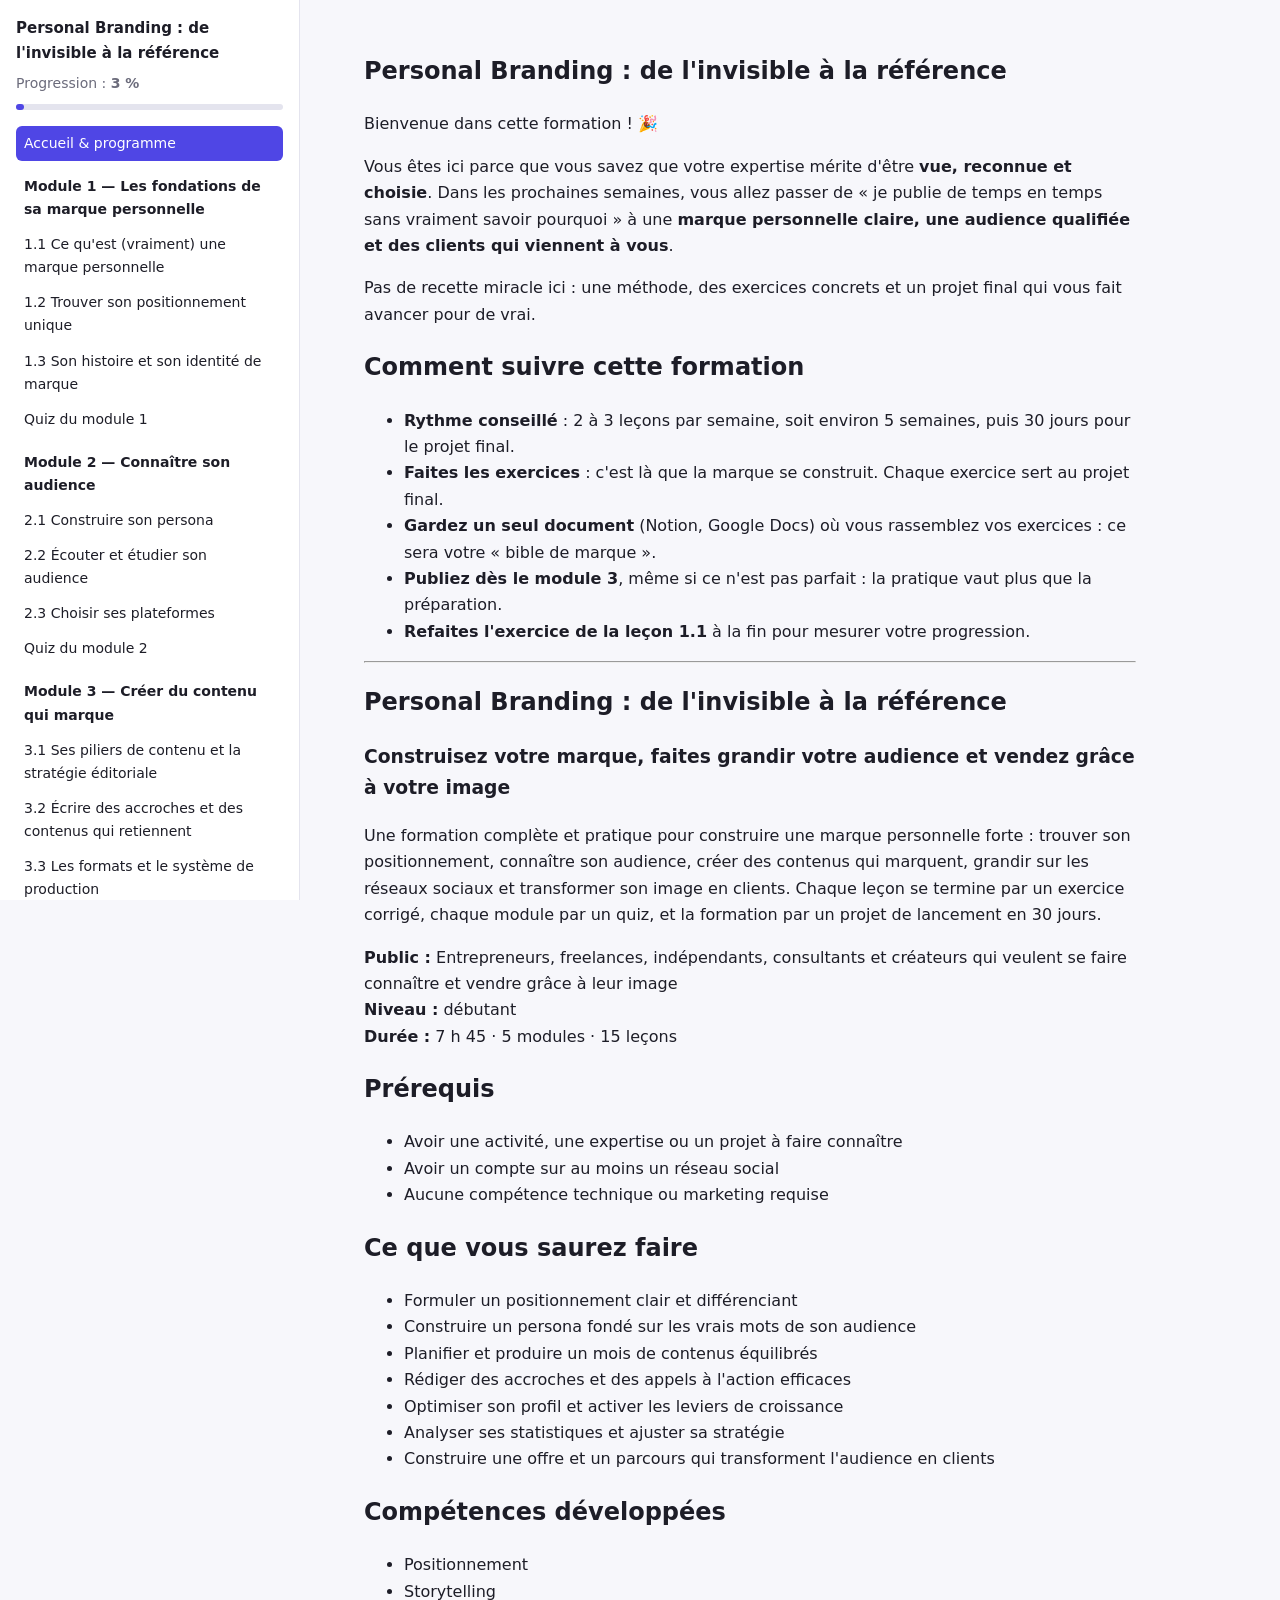
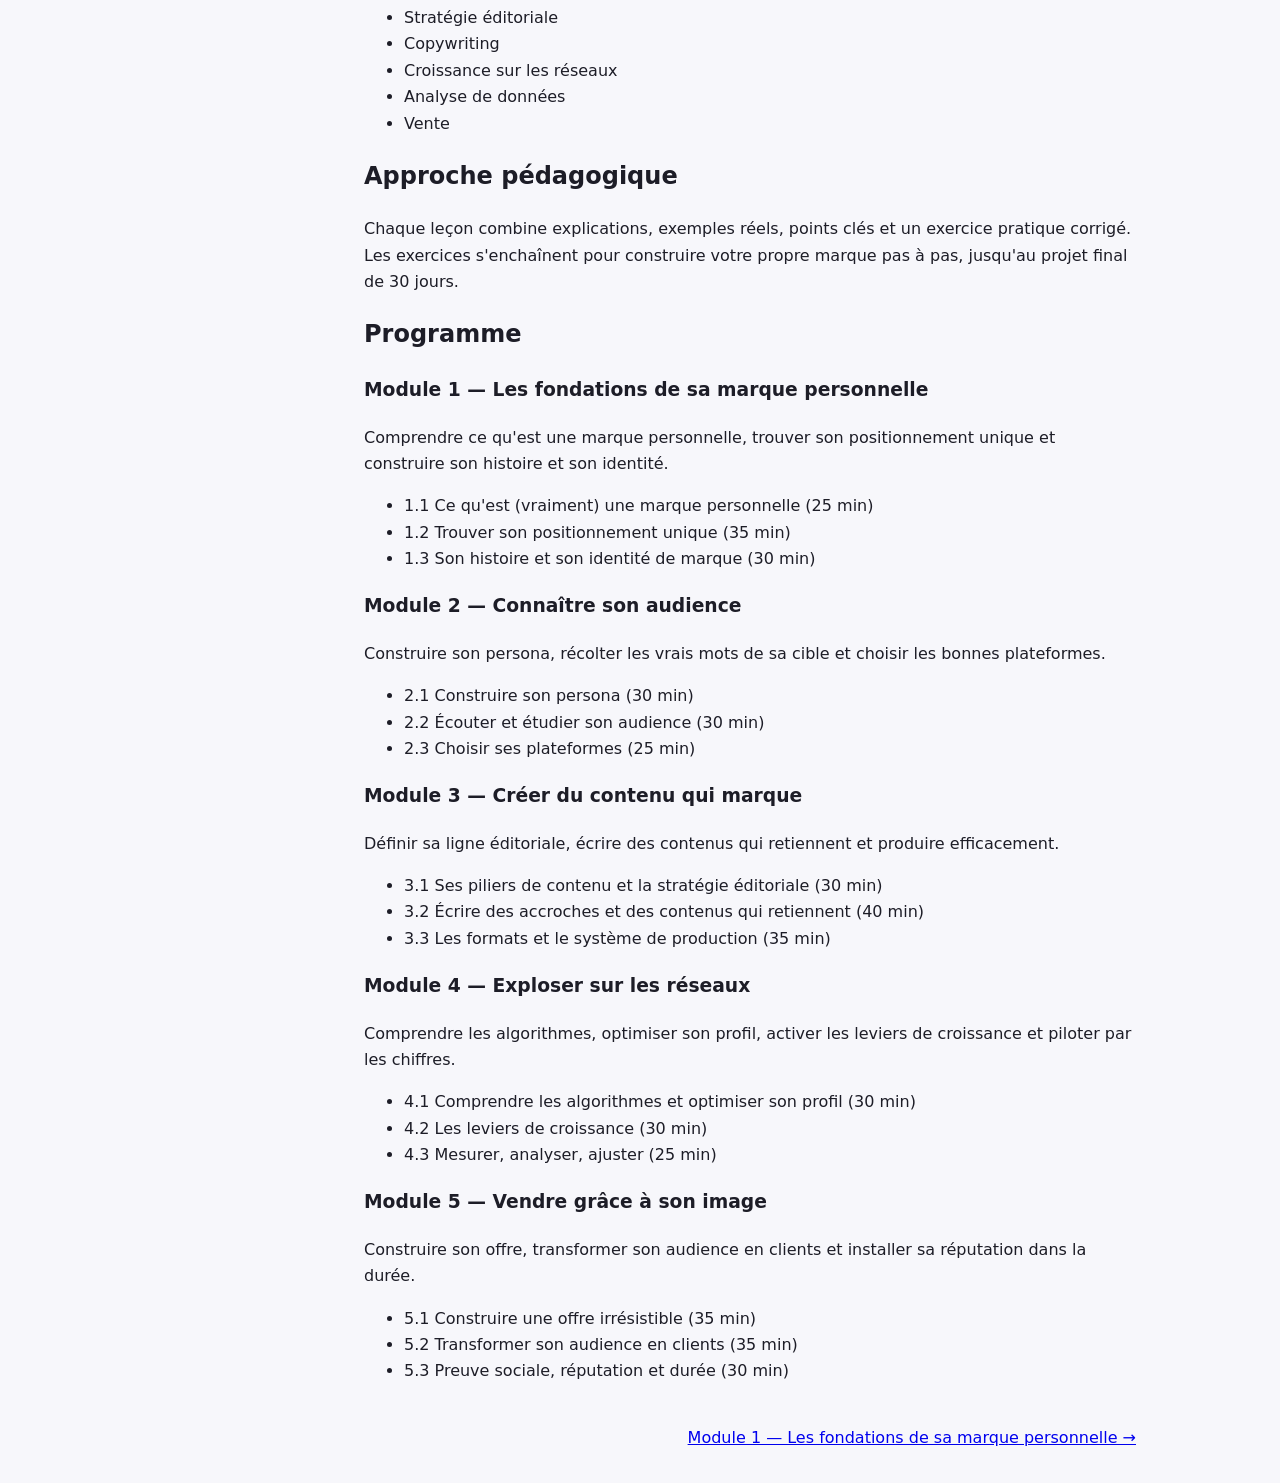
<file: exemples/personal-branding.html>
<!doctype html>
<html lang="fr"><head><meta charset="utf-8"><meta name="viewport" content="width=device-width,initial-scale=1">
<title>Personal Branding : de l&#x27;invisible à la référence</title><style>
:root{--bg:#f7f7fb;--panel:#fff;--text:#1d1d27;--muted:#6b6b7b;--accent:#4f46e5;--ok:#15803d;--ko:#b91c1c;--border:#e4e4ee}
@media (prefers-color-scheme:dark){:root:not([data-theme="light"]){color-scheme:dark;--bg:#12121a;--panel:#1b1b26;--text:#ececf3;--muted:#9a9aae;--accent:#8b85ff;--ok:#4ade80;--ko:#f87171;--border:#2c2c3a}}
:root[data-theme="dark"]{color-scheme:dark;--bg:#12121a;--panel:#1b1b26;--text:#ececf3;--muted:#9a9aae;--accent:#8b85ff;--ok:#4ade80;--ko:#f87171;--border:#2c2c3a}
*{box-sizing:border-box}body{margin:0;font:16px/1.65 system-ui,-apple-system,Segoe UI,Roboto,sans-serif;background:var(--bg);color:var(--text)}
.layout{display:grid;grid-template-columns:300px 1fr;min-height:100vh}
nav{background:var(--panel);border-right:1px solid var(--border);padding:16px;position:sticky;top:env(safe-area-inset-top,0px);height:100vh;overflow:auto}
nav h2{font-size:15px;margin:0 0 4px}.bar{height:6px;background:var(--border);border-radius:3px;margin:8px 0 16px}.bar>i{display:block;height:100%;background:var(--accent);border-radius:3px;width:0}
nav a{display:block;padding:6px 8px;border-radius:6px;color:var(--text);text-decoration:none;font-size:14px}nav a.module{font-weight:600;margin-top:8px}
nav a.active{background:var(--accent);color:#fff}nav a.seen:not(.active)::after{content:" ✓";color:var(--ok)}
main{padding:32px clamp(16px,5vw,64px);max-width:900px}section[hidden]{display:none}
table{border-collapse:collapse;width:100%;display:block;overflow-x:auto}td,th{border:1px solid var(--border);padding:6px 10px}
pre{background:var(--panel);border:1px solid var(--border);padding:12px;border-radius:8px;overflow:auto}code{font-size:.92em}
blockquote{border-left:4px solid var(--accent);margin:0;padding:4px 16px;color:var(--muted)}
details{background:var(--panel);border:1px solid var(--border);border-radius:8px;padding:8px 12px;margin:8px 0}
.question{border:1px solid var(--border);border-radius:8px;margin:12px 0;padding:12px;background:var(--panel)}
.question label{display:block;padding:4px 0;cursor:pointer}.question.ok{border-color:var(--ok)}.question.ko{border-color:var(--ko)}
.muted{color:var(--muted);font-size:14px}.explanation{font-size:14px;color:var(--muted)}
button{background:var(--accent);color:#fff;border:0;border-radius:8px;padding:10px 18px;font-size:15px;cursor:pointer}
.pager{display:flex;justify-content:space-between;margin-top:40px;gap:12px}
.menu{display:none}
@media (max-width:800px){.layout{grid-template-columns:1fr}nav{position:fixed;inset:0 20% 0 0;z-index:10;transform:translateX(-100%);transition:.2s}
nav.open{transform:none}.menu{display:inline-block;position:sticky;top:8px;margin:8px 16px;z-index:11}main{padding:16px}}
</style></head>
<body data-course="413653a3d1b6"><button class="menu" type="button">☰ Sommaire</button>
<div class="layout"><nav><h2>Personal Branding : de l&#x27;invisible à la référence</h2><span class="muted">Progression : <b id="pct">0 %</b></span>
<div class="bar"><i></i></div><a href="#accueil" data-page="accueil">Accueil &amp; programme</a><a href="#m1" data-page="m1" class="module">Module 1 — Les fondations de sa marque personnelle</a><a href="#m1l1" data-page="m1l1">1.1 Ce qu&#x27;est (vraiment) une marque personnelle</a><a href="#m1l2" data-page="m1l2">1.2 Trouver son positionnement unique</a><a href="#m1l3" data-page="m1l3">1.3 Son histoire et son identité de marque</a><a href="#m1q" data-page="m1q">Quiz du module 1</a><a href="#m2" data-page="m2" class="module">Module 2 — Connaître son audience</a><a href="#m2l1" data-page="m2l1">2.1 Construire son persona</a><a href="#m2l2" data-page="m2l2">2.2 Écouter et étudier son audience</a><a href="#m2l3" data-page="m2l3">2.3 Choisir ses plateformes</a><a href="#m2q" data-page="m2q">Quiz du module 2</a><a href="#m3" data-page="m3" class="module">Module 3 — Créer du contenu qui marque</a><a href="#m3l1" data-page="m3l1">3.1 Ses piliers de contenu et la stratégie éditoriale</a><a href="#m3l2" data-page="m3l2">3.2 Écrire des accroches et des contenus qui retiennent</a><a href="#m3l3" data-page="m3l3">3.3 Les formats et le système de production</a><a href="#m3q" data-page="m3q">Quiz du module 3</a><a href="#m4" data-page="m4" class="module">Module 4 — Exploser sur les réseaux</a><a href="#m4l1" data-page="m4l1">4.1 Comprendre les algorithmes et optimiser son profil</a><a href="#m4l2" data-page="m4l2">4.2 Les leviers de croissance</a><a href="#m4l3" data-page="m4l3">4.3 Mesurer, analyser, ajuster</a><a href="#m4q" data-page="m4q">Quiz du module 4</a><a href="#m5" data-page="m5" class="module">Module 5 — Vendre grâce à son image</a><a href="#m5l1" data-page="m5l1">5.1 Construire une offre irrésistible</a><a href="#m5l2" data-page="m5l2">5.2 Transformer son audience en clients</a><a href="#m5l3" data-page="m5l3">5.3 Preuve sociale, réputation et durée</a><a href="#m5q" data-page="m5q">Quiz du module 5</a><a href="#projet" data-page="projet">Projet final</a><a href="#examen" data-page="examen">Examen final</a><a href="#glossaire" data-page="glossaire">Glossaire</a><a href="#faq" data-page="faq">FAQ</a><a href="#conclusion" data-page="conclusion">Conclusion &amp; certificat</a></nav>
<main><section id="accueil"><h1>Personal Branding : de l&#x27;invisible à la référence</h1><p>Bienvenue dans cette formation ! 🎉</p>
<p>Vous êtes ici parce que vous savez que votre expertise mérite d'être <strong>vue, reconnue et choisie</strong>. Dans les prochaines semaines, vous allez passer de « je publie de temps en temps sans vraiment savoir pourquoi » à une <strong>marque personnelle claire, une audience qualifiée et des clients qui viennent à vous</strong>.</p>
<p>Pas de recette miracle ici : une méthode, des exercices concrets et un projet final qui vous fait avancer pour de vrai.</p><h2>Comment suivre cette formation</h2><ul>
<li><strong>Rythme conseillé</strong> : 2 à 3 leçons par semaine, soit environ 5 semaines, puis 30 jours pour le projet final.</li>
<li><strong>Faites les exercices</strong> : c'est là que la marque se construit. Chaque exercice sert au projet final.</li>
<li><strong>Gardez un seul document</strong> (Notion, Google Docs) où vous rassemblez vos exercices : ce sera votre « bible de marque ».</li>
<li><strong>Publiez dès le module 3</strong>, même si ce n'est pas parfait : la pratique vaut plus que la préparation.</li>
<li><strong>Refaites l'exercice de la leçon 1.1</strong> à la fin pour mesurer votre progression.</li>
</ul><hr><h1>Personal Branding : de l'invisible à la référence</h1>
<h3>Construisez votre marque, faites grandir votre audience et vendez grâce à votre image</h3>
<p>Une formation complète et pratique pour construire une marque personnelle forte : trouver son positionnement, connaître son audience, créer des contenus qui marquent, grandir sur les réseaux sociaux et transformer son image en clients. Chaque leçon se termine par un exercice corrigé, chaque module par un quiz, et la formation par un projet de lancement en 30 jours.</p>
<p><strong>Public :</strong> Entrepreneurs, freelances, indépendants, consultants et créateurs qui veulent se faire connaître et vendre grâce à leur image<br />
<strong>Niveau :</strong> débutant<br />
<strong>Durée :</strong> 7 h 45 · 5 modules · 15 leçons</p>
<h2>Prérequis</h2>
<ul>
<li>Avoir une activité, une expertise ou un projet à faire connaître</li>
<li>Avoir un compte sur au moins un réseau social</li>
<li>Aucune compétence technique ou marketing requise</li>
</ul>
<h2>Ce que vous saurez faire</h2>
<ul>
<li>Formuler un positionnement clair et différenciant</li>
<li>Construire un persona fondé sur les vrais mots de son audience</li>
<li>Planifier et produire un mois de contenus équilibrés</li>
<li>Rédiger des accroches et des appels à l'action efficaces</li>
<li>Optimiser son profil et activer les leviers de croissance</li>
<li>Analyser ses statistiques et ajuster sa stratégie</li>
<li>Construire une offre et un parcours qui transforment l'audience en clients</li>
</ul>
<h2>Compétences développées</h2>
<ul>
<li>Positionnement</li>
<li>Storytelling</li>
<li>Stratégie éditoriale</li>
<li>Copywriting</li>
<li>Croissance sur les réseaux</li>
<li>Analyse de données</li>
<li>Vente</li>
</ul>
<h2>Approche pédagogique</h2>
<p>Chaque leçon combine explications, exemples réels, points clés et un exercice pratique corrigé. Les exercices s'enchaînent pour construire votre propre marque pas à pas, jusqu'au projet final de 30 jours.</p>
<h2>Programme</h2>
<h3>Module 1 — Les fondations de sa marque personnelle</h3>
<p>Comprendre ce qu'est une marque personnelle, trouver son positionnement unique et construire son histoire et son identité.</p>
<ul>
<li>1.1 Ce qu'est (vraiment) une marque personnelle (25 min)</li>
<li>1.2 Trouver son positionnement unique (35 min)</li>
<li>1.3 Son histoire et son identité de marque (30 min)</li>
</ul>
<h3>Module 2 — Connaître son audience</h3>
<p>Construire son persona, récolter les vrais mots de sa cible et choisir les bonnes plateformes.</p>
<ul>
<li>2.1 Construire son persona (30 min)</li>
<li>2.2 Écouter et étudier son audience (30 min)</li>
<li>2.3 Choisir ses plateformes (25 min)</li>
</ul>
<h3>Module 3 — Créer du contenu qui marque</h3>
<p>Définir sa ligne éditoriale, écrire des contenus qui retiennent et produire efficacement.</p>
<ul>
<li>3.1 Ses piliers de contenu et la stratégie éditoriale (30 min)</li>
<li>3.2 Écrire des accroches et des contenus qui retiennent (40 min)</li>
<li>3.3 Les formats et le système de production (35 min)</li>
</ul>
<h3>Module 4 — Exploser sur les réseaux</h3>
<p>Comprendre les algorithmes, optimiser son profil, activer les leviers de croissance et piloter par les chiffres.</p>
<ul>
<li>4.1 Comprendre les algorithmes et optimiser son profil (30 min)</li>
<li>4.2 Les leviers de croissance (30 min)</li>
<li>4.3 Mesurer, analyser, ajuster (25 min)</li>
</ul>
<h3>Module 5 — Vendre grâce à son image</h3>
<p>Construire son offre, transformer son audience en clients et installer sa réputation dans la durée.</p>
<ul>
<li>5.1 Construire une offre irrésistible (35 min)</li>
<li>5.2 Transformer son audience en clients (35 min)</li>
<li>5.3 Preuve sociale, réputation et durée (30 min)</li>
</ul><div class="pager"><span></span><a href="#m1">Module 1 — Les fondations de sa marque personnelle →</a></div></section><section id="m1"><h1>Module 1 — Les fondations de sa marque personnelle</h1><p>Comprendre ce qu'est une marque personnelle, trouver son positionnement unique et construire son histoire et son identité.</p><h2>Objectifs</h2><ul>
<li>Définir sa marque personnelle</li>
<li>Rédiger son positionnement</li>
<li>Construire son récit et son identité</li>
</ul><div class="pager"><a href="#accueil">← Accueil &amp; programme</a><a href="#m1l1">1.1 Ce qu&#x27;est (vraiment) une marque personnelle →</a></div></section><section id="m1l1"><h1>Leçon 1.1 — Ce qu'est (vraiment) une marque personnelle</h1>
<p><em>Durée : 25 min · Format : vidéo + réflexion</em></p>
<h3>Objectifs</h3>
<ul>
<li>Définir la marque personnelle avec ses propres mots</li>
<li>Distinguer réputation, visibilité et marque</li>
<li>Identifier ce que la marque apporte à son activité</li>
</ul>
<p>Votre marque personnelle existe déjà : c'est <strong>ce que les gens disent de vous quand vous n'êtes pas dans la pièce</strong>. La question n'est donc pas « faut-il avoir une marque ? » mais « est-ce que je la laisse au hasard ou est-ce que je la construis ? ». Dans cette leçon, on pose les bases qui serviront pendant toute la formation.</p>
<h2>Une définition simple et utilisable</h2>
<p>Une marque personnelle, c'est l'association durable entre <strong>votre nom</strong> et <strong>une promesse</strong> dans l'esprit d'un public précis.</p>
<blockquote>
<p><em>« Quand je pense à Sarah, je pense à : la personne qui aide les kinés à remplir leur agenda grâce à Instagram. »</em></p>
</blockquote>
<p>Trois éléments doivent être présents :</p>
<table>
<thead>
<tr>
<th>Élément</th>
<th>Question</th>
<th>Exemple</th>
</tr>
</thead>
<tbody>
<tr>
<td><strong>Pour qui</strong></td>
<td>Qui doit penser à vous ?</td>
<td>Les kinés installés en libéral</td>
</tr>
<tr>
<td><strong>Quoi</strong></td>
<td>Pour quel résultat ?</td>
<td>Remplir leur agenda</td>
</tr>
<tr>
<td><strong>Comment</strong></td>
<td>Avec quelle approche reconnaissable ?</td>
<td>Instagram, sans danser devant la caméra</td>
</tr>
</tbody>
</table>
<h2>Visibilité, réputation, marque : trois choses différentes</h2>
<ul>
<li><strong>La visibilité</strong> : combien de personnes vous voient. On peut être très visible et oublié le lendemain.</li>
<li><strong>La réputation</strong> : ce que les gens pensent de la qualité de votre travail.</li>
<li><strong>La marque</strong> : l'idée claire et unique qu'ils associent à votre nom.</li>
</ul>
<p>Un compte à 100 000 abonnés sans positionnement clair a de la visibilité mais pas de marque. Une consultante à 3 000 abonnés que tout son secteur recommande a une marque forte. <strong>La marque transforme l'attention en confiance, et la confiance en ventes.</strong></p>
<h2>Pourquoi c'est un actif commercial</h2>
<p>Une marque personnelle bien construite :</p>
<ol>
<li><strong>Réduit le coût d'acquisition</strong> : les clients viennent à vous au lieu que vous alliez les chercher.</li>
<li><strong>Permet de vendre plus cher</strong> : on paie plus volontiers une personne identifiée comme la référence.</li>
<li><strong>Raccourcit le cycle de vente</strong> : le prospect vous connaît déjà avant le premier appel.</li>
<li><strong>Vous appartient</strong> : contrairement à un poste ou un client, elle vous suit partout.</li>
</ol>
<p>Les gens achètent à des personnes qu'ils <strong>connaissent, apprécient et en qui ils ont confiance</strong>. Tout le travail de personal branding consiste à faire avancer votre audience sur ces trois marches.</p>
<h2>Authenticité : ni masque, ni journal intime</h2>
<p>Être authentique ne veut pas dire tout raconter. Pensez à une <strong>version éditée de vous-même</strong> : vraie, mais choisie.</p>
<ul>
<li>✅ Partager vos convictions, vos méthodes, vos coulisses de travail, vos échecs utiles.</li>
<li>❌ Inventer un personnage que vous ne pourrez pas tenir dans la durée.</li>
<li>❌ Exposer votre vie privée sans lien avec la promesse de votre marque.</li>
</ul>
<p>Règle pratique : <strong>tout contenu personnel doit servir un message professionnel.</strong></p>
<h2>Exemples et études de cas</h2>
<h3>Deux coachs sportifs, deux trajectoires</h3>
<p>Karim et Julie sont tous deux coachs sportifs. Karim publie des séances variées « pour tout le monde ». Julie publie uniquement sur <strong>la remise en forme des mamans après la grossesse, en 20 minutes à la maison</strong>.</p>
<p>Après un an, Karim a plus de vues ponctuelles, mais Julie a une liste d'attente : quand une maman cherche une solution, <strong>c'est son nom qui revient</strong>. La spécialisation a créé la marque.</p>
<h2>À retenir</h2>
<ul>
<li>Votre marque existe déjà : autant la construire volontairement</li>
<li>Marque = nom + promesse + public précis</li>
<li>La visibilité sans positionnement ne crée pas de marque</li>
<li>Objectif : que votre audience vous connaisse, vous apprécie et vous fasse confiance</li>
<li>Authentique ne veut pas dire tout montrer</li>
</ul>
<h2>Erreurs fréquentes</h2>
<ul>
<li>Confondre nombre d'abonnés et force de marque</li>
<li>Vouloir plaire à tout le monde</li>
<li>Copier le style d'un créateur connu au lieu de trouver le sien</li>
</ul>
<h2>Exercices pratiques</h2>
<h3>Votre marque aujourd'hui (facile, ~20 min)</h3>
<ol>
<li>Envoyez ce message à 5 personnes qui vous connaissent professionnellement : <em>« En une phrase, pour quoi est-ce que tu me recommanderais ? »</em></li>
<li>Notez les réponses mot pour mot.</li>
<li>Comparez-les avec l'image que <strong>vous voulez</strong> donner. Qu'est-ce qui revient ? Qu'est-ce qui manque ?</li>
</ol>
<details><summary>Voir la solution</summary>

Il n'y a pas de bonne réponse unique. Ce qu'il faut observer :

- **Si les réponses sont toutes différentes**, votre marque est floue : le module 1 est prioritaire.
- **Si elles se ressemblent mais ne correspondent pas à votre cible**, votre marque est claire mais mal orientée : repositionnez-vous (leçon 1.2).
- **Si elles correspondent à ce que vous voulez**, vous avez une base : il faut maintenant l'amplifier (modules 3 et 4).

Gardez ces réponses : vous referez l'exercice à la fin de la formation pour mesurer le chemin parcouru.

</details>

<h2>Pour aller plus loin</h2>
<ul>
<li><strong>Montrez votre travail ! — Austin Kleon</strong> (livre) — Court et très concret sur l'art de partager son travail pour se faire connaître.</li>
<li><strong>Influence et manipulation — Robert Cialdini</strong> (livre) — Les principes psychologiques (autorité, sympathie, preuve sociale) qui expliquent pourquoi une marque fait vendre.</li>
</ul><div class="pager"><a href="#m1">← Module 1 — Les fondations de sa marque personnelle</a><a href="#m1l2">1.2 Trouver son positionnement unique →</a></div></section><section id="m1l2"><h1>Leçon 1.2 — Trouver son positionnement unique</h1>
<p><em>Durée : 35 min · Format : atelier</em></p>
<h3>Objectifs</h3>
<ul>
<li>Choisir une niche à l'intersection de ses compétences, de ses envies et d'un marché</li>
<li>Rédiger sa phrase de positionnement</li>
<li>Identifier son angle différenciant</li>
</ul>
<p>Le positionnement est la décision la plus importante de votre marque. Un bon positionnement fait <strong>qu'on vous choisit sans vous comparer</strong>. Un mauvais vous condamne à être « un de plus ». Cette leçon vous fait passer de « je fais du marketing » à une promesse qui se retient.</p>
<h2>L'intersection gagnante</h2>
<p>Votre niche se trouve à l'intersection de trois cercles :</p>
<ol>
<li><strong>Ce que vous savez faire</strong> (compétences, expérience, résultats obtenus)</li>
<li><strong>Ce que vous aimez faire</strong> (sinon vous ne tiendrez pas 2 ans de contenu)</li>
<li><strong>Ce pour quoi des gens paient</strong> (un problème urgent et coûteux)</li>
</ol>
<p>Si un cercle manque : sans compétence, vous perdez en crédibilité ; sans envie, vous abandonnez ; sans marché, vous avez un hobby.</p>
<h2>Niche : assez étroite pour être la référence</h2>
<p>Se spécialiser fait peur car on a l'impression de perdre des clients. En réalité, <strong>on gagne en mémorisation</strong>.</p>
<table>
<thead>
<tr>
<th>Trop large</th>
<th>Mieux</th>
<th>Très bien</th>
</tr>
</thead>
<tbody>
<tr>
<td>Coach business</td>
<td>Coach pour freelances</td>
<td>Coach pour graphistes freelances qui veulent dépasser 5 000 €/mois</td>
</tr>
<tr>
<td>Nutritionniste</td>
<td>Nutrition sportive</td>
<td>Nutrition pour coureurs amateurs qui préparent un marathon</td>
</tr>
<tr>
<td>Consultant LinkedIn</td>
<td>LinkedIn pour dirigeants</td>
<td>LinkedIn pour dirigeants de PME industrielles qui recrutent</td>
</tr>
</tbody>
</table>
<p>Vous pourrez élargir plus tard. <strong>On se fait connaître par une porte étroite.</strong></p>
<h2>La phrase de positionnement</h2>
<p>Utilisez ce modèle :</p>
<blockquote>
<p><strong>J'aide</strong> [public précis] <strong>à</strong> [résultat désiré] <strong>grâce à</strong> [méthode / approche] <strong>sans</strong> [la contrainte qu'ils redoutent].</p>
</blockquote>
<p>Exemples :
- <em>J'aide les artisans du bâtiment à trouver des chantiers grâce à Facebook, sans y passer plus de 2 heures par semaine.</em>
- <em>J'aide les jeunes diplômés en finance à décrocher leur premier CDI grâce à un LinkedIn qui attire les recruteurs, sans envoyer 200 candidatures.</em></p>
<p>Cette phrase deviendra votre bio, votre accroche en réseau et le fil rouge de vos contenus.</p>
<h2>Trouver son angle différenciant</h2>
<p>Dans une niche, d'autres existent déjà. Votre angle, c'est <strong>ce qui vous rend reconnaissable</strong>. Pistes :</p>
<ul>
<li><strong>Votre parcours</strong> : « ancien recruteur passé de l'autre côté », « infirmière devenue développeuse ».</li>
<li><strong>Votre méthode</strong> : un nom, des étapes, un cadre propriétaire (ex. <em>la méthode 3P</em>).</li>
<li><strong>Votre conviction</strong> : une idée forte, parfois à contre-courant (<em>« Arrêtez de poster tous les jours »</em>).</li>
<li><strong>Votre ton</strong> : humour, franc-parler, pédagogie ultra-simple, esthétique.</li>
</ul>
<p>Un bon angle se résume en une expression que votre audience peut répéter.</p>
<h2>Exemples et études de cas</h2>
<h3>De « graphiste » à référence</h3>
<p>Léa se présentait comme « graphiste freelance ». Elle a combiné son expérience passée en restauration et son métier : <strong>« Je crée l'identité visuelle des restaurants qui veulent remplir leur salle grâce à Instagram. »</strong> Elle parle désormais le langage des restaurateurs, montre des cas concrets de restaurants, et ses clients se la recommandent entre eux.</p>
<h3>Une conviction comme angle</h3>
<p>Un conseiller en investissement se démarque avec une conviction répétée dans tous ses contenus : <em>« La meilleure stratégie est ennuyeuse. »</em> Face à un secteur plein de promesses spectaculaires, cette phrase devient sa signature.</p>
<h2>À retenir</h2>
<ul>
<li>Niche = compétences ∩ envie ∩ marché qui paie</li>
<li>Une niche étroite rend mémorable ; on élargit plus tard</li>
<li>Phrase clé : J'aide [qui] à [résultat] grâce à [méthode] sans [contrainte]</li>
<li>L'angle différenciant peut venir du parcours, de la méthode, d'une conviction ou du ton</li>
</ul>
<h2>Erreurs fréquentes</h2>
<ul>
<li>Choisir une niche uniquement parce qu'elle « marche » chez les autres</li>
<li>Rédiger une promesse vague (« réussir », « s'épanouir »)</li>
<li>Changer de positionnement tous les mois</li>
</ul>
<h2>Exercices pratiques</h2>
<h3>Rédiger votre positionnement (moyen, ~40 min)</h3>
<ol>
<li>Listez 5 compétences, 5 sujets qui vous passionnent et 5 problèmes pour lesquels des gens paient autour de vous.</li>
<li>Entourez les combinaisons qui apparaissent dans les trois listes.</li>
<li>Rédigez <strong>3 versions</strong> de votre phrase de positionnement avec le modèle <em>J'aide… à… grâce à… sans…</em>.</li>
<li>Choisissez-en une et testez-la sur 3 personnes de votre cible : comprennent-elles en moins de 5 secondes ?</li>
</ol>
<details><summary>Voir la solution</summary>

**Exemple corrigé** (profil : ancienne commerciale, passionnée de psychologie, à l'aise sur LinkedIn) :

- Version 1 : *J'aide les entreprises à mieux vendre.* → trop large, aucune différenciation.
- Version 2 : *J'aide les commerciaux B2B à mieux prospecter grâce à LinkedIn.* → mieux, mais encore banal.
- Version 3 : *J'aide les commerciaux B2B à décrocher des rendez-vous sur LinkedIn grâce à la psychologie de la persuasion, sans messages automatiques qui font fuir.* → public précis, résultat concret, méthode distinctive, objection traitée.

**Critères de validation** : un inconnu de la cible doit pouvoir répondre à « c'est pour moi ? » en moins de 5 secondes, et vous devez pouvoir produire au moins 50 idées de contenus sur ce positionnement.

</details>

<h2>Pour aller plus loin</h2>
<ul>
<li><strong>Building a StoryBrand — Donald Miller</strong> (livre) — Méthode pour clarifier son message en plaçant le client au centre de l'histoire.</li>
<li><strong>Positioning — Al Ries et Jack Trout</strong> (livre) — Le classique sur la bataille pour une place dans l'esprit du public.</li>
</ul><div class="pager"><a href="#m1l1">← 1.1 Ce qu&#x27;est (vraiment) une marque personnelle</a><a href="#m1l3">1.3 Son histoire et son identité de marque →</a></div></section><section id="m1l3"><h1>Leçon 1.3 — Son histoire et son identité de marque</h1>
<p><em>Durée : 30 min · Format : atelier</em></p>
<h3>Objectifs</h3>
<ul>
<li>Structurer son histoire personnelle en récit de marque</li>
<li>Définir 3 valeurs et un ton de voix</li>
<li>Créer une identité visuelle simple et cohérente</li>
</ul>
<p>Les faits informent, les histoires font retenir. Votre histoire donne une raison de vous suivre <strong>vous</strong> plutôt qu'un autre expert aussi compétent. Associée à une identité cohérente (valeurs, ton, visuels), elle rend votre marque reconnaissable en un coup d'œil.</p>
<h2>Le récit de marque en 5 temps</h2>
<ol>
<li><strong>Avant</strong> : d'où vous partez (situation que votre audience vit aujourd'hui).</li>
<li><strong>Le déclic</strong> : l'événement, l'échec ou la rencontre qui a tout changé.</li>
<li><strong>Le chemin</strong> : ce que vous avez essayé, appris, construit.</li>
<li><strong>Le résultat</strong> : où vous en êtes aujourd'hui, preuves à l'appui.</li>
<li><strong>La mission</strong> : pourquoi vous aidez maintenant les autres à faire ce chemin.</li>
</ol>
<p>L'objectif n'est pas de vous mettre en valeur, mais de permettre à votre audience de <strong>se reconnaître dans votre « avant »</strong> et de désirer votre « après ».</p>
<h2>Valeurs et ton de voix</h2>
<p>Choisissez <strong>3 valeurs</strong> qui guideront vos contenus et vos décisions (ex. : franchise, simplicité, exigence). Pour chacune, définissez ce qu'elle implique concrètement.</p>
<p>Puis décrivez votre ton avec des paires « plutôt / plutôt pas » :</p>
<table>
<thead>
<tr>
<th>Plutôt</th>
<th>Plutôt pas</th>
</tr>
</thead>
<tbody>
<tr>
<td>Direct</td>
<td>Agressif</td>
</tr>
<tr>
<td>Pédagogue</td>
<td>Professoral</td>
</tr>
<tr>
<td>Chaleureux</td>
<td>Familier</td>
</tr>
<tr>
<td>Expert</td>
<td>Jargonneux</td>
</tr>
</tbody>
</table>
<p>Ce tableau vous servira aussi si vous déléguez un jour la rédaction.</p>
<h2>Identité visuelle minimale</h2>
<p>Pas besoin d'un logo à 3 000 € pour démarrer. Il faut surtout de la <strong>cohérence</strong> :</p>
<ul>
<li><strong>Une photo de profil</strong> professionnelle : visage net, lumière naturelle, fond simple, regard caméra, la même partout.</li>
<li><strong>2 à 3 couleurs</strong> et <strong>1 à 2 polices</strong> utilisées dans tous vos visuels.</li>
<li><strong>Des modèles réutilisables</strong> (Canva ou équivalent) pour vos carrousels, citations et miniatures.</li>
<li><strong>Une bannière</strong> (LinkedIn, YouTube, X) qui reprend votre phrase de positionnement.</li>
</ul>
<p>Test : si l'on cache votre nom, votre audience reconnaît-elle vos visuels dans son fil ?</p>
<h2>Exemples et études de cas</h2>
<h3>L'histoire qui a lancé une marque</h3>
<p>Thomas, comptable, raconte : <em>« Pendant 8 ans, j'ai vu des indépendants brillants couler à cause de leur trésorerie, pas de leur talent. »</em> Il partage ensuite comment il a construit un tableau de suivi simple, puis son intention : que plus aucun freelance ne découvre un redressement de TVA par surprise. Son récit crée une connexion immédiate avec des indépendants qui ont peur de l'administratif.</p>
<h2>À retenir</h2>
<ul>
<li>L'histoire permet à l'audience de se reconnaître dans votre « avant »</li>
<li>Structure : avant, déclic, chemin, résultat, mission</li>
<li>3 valeurs + un ton de voix défini par des « plutôt / plutôt pas »</li>
<li>Cohérence visuelle : même photo, mêmes couleurs, mêmes modèles partout</li>
</ul>
<h2>Erreurs fréquentes</h2>
<ul>
<li>Raconter sa vie sans lien avec le problème de l'audience</li>
<li>Changer de couleurs et de style de visuels à chaque publication</li>
<li>Utiliser une photo de profil différente sur chaque réseau</li>
</ul>
<h2>Exercices pratiques</h2>
<h3>Écrire votre histoire de marque (moyen, ~35 min)</h3>
<p>Rédigez votre récit en 5 paragraphes courts (avant, déclic, chemin, résultat, mission), 200 à 300 mots maximum. Puis rédigez votre tableau de ton de voix (4 lignes « plutôt / plutôt pas »).</p>
<details><summary>Voir la solution</summary>

**Points de contrôle** :

- Le paragraphe « avant » décrit une situation que **votre cible vit aujourd'hui** (et non un détail biographique sans lien).
- Le déclic est **concret** : une date, une scène, un chiffre, une phrase entendue.
- Le résultat contient **au moins une preuve** (chiffre, client, réalisation).
- La mission parle **de l'audience**, pas de vous.

Ce texte sera réutilisé : section « À propos » de LinkedIn, page de vente, premier post épinglé, présentation orale en 60 secondes.

</details>

<h2>Pour aller plus loin</h2>
<ul>
<li><strong>Canva</strong> (outil) — Création de modèles visuels cohérents (carrousels, bannières, miniatures).</li>
<li><strong>Coolors</strong> (outil) — Générateur de palettes de couleurs pour définir sa charte.</li>
</ul><div class="pager"><a href="#m1l2">← 1.2 Trouver son positionnement unique</a><a href="#m1q">Quiz du module 1 →</a></div></section><section id="m1q"><h1>Quiz — Les fondations de sa marque</h1><form class="quiz" data-quiz="m1q" data-pass="70">
<p>Choisissez la ou les bonnes réponses, puis validez pour voir les explications.</p>
<p class="muted">Seuil de réussite : 70 %</p>
<fieldset class="question" data-correct="1"><legend>1. Quelle définition correspond le mieux à une marque personnelle ?</legend>
<label><input type="radio" name="q0" value="0"> Le nombre d&#x27;abonnés sur ses réseaux</label>
<label><input type="radio" name="q0" value="1"> L&#x27;association durable entre un nom, une promesse et un public précis</label>
<label><input type="radio" name="q0" value="2"> Un logo et une charte graphique</label>
<label><input type="radio" name="q0" value="3"> Le fait de publier tous les jours</label>
<p class="explanation" hidden>La marque est une idée claire dans l&#x27;esprit d&#x27;un public. Abonnés et logo n&#x27;en sont que des outils ou des conséquences.</p></fieldset>
<fieldset class="question" data-correct="1"><legend>2. Un compte à 100 000 abonnés a forcément une marque personnelle forte.</legend>
<label><input type="radio" name="q1" value="0"> Vrai</label>
<label><input type="radio" name="q1" value="1"> Faux</label>
<p class="explanation" hidden>Visibilité n&#x27;est pas marque : sans positionnement clair, le public ne retient rien de précis.</p></fieldset>
<fieldset class="question" data-correct="2"><legend>3. Laquelle de ces phrases de positionnement est la plus efficace ?</legend>
<label><input type="radio" name="q2" value="0"> J&#x27;aide les gens à réussir</label>
<label><input type="radio" name="q2" value="1"> Coach business passionnée</label>
<label><input type="radio" name="q2" value="2"> J&#x27;aide les graphistes freelances à dépasser 5 000 €/mois grâce à LinkedIn, sans prospection à froid</label>
<label><input type="radio" name="q2" value="3"> Experte en marketing digital et réseaux sociaux</label>
<p class="explanation" hidden>Elle précise le public, le résultat, la méthode et l&#x27;objection traitée.</p></fieldset>
<fieldset class="question" data-correct="0,1,2"><legend>4. Quelles sources peuvent constituer un angle différenciant ?</legend>
<p class="muted">Plusieurs réponses possibles.</p>
<label><input type="checkbox" name="q3" value="0"> Votre parcours</label>
<label><input type="checkbox" name="q3" value="1"> Votre méthode propriétaire</label>
<label><input type="checkbox" name="q3" value="2"> Une conviction forte</label>
<label><input type="checkbox" name="q3" value="3"> Copier le ton du créateur le plus suivi de la niche</label>
<p class="explanation" hidden>Parcours, méthode, conviction et ton personnel différencient. Copier un autre créateur fait de vous une copie.</p></fieldset>
<fieldset class="question" data-correct="1"><legend>5. Dans le récit de marque, à quoi sert l&#x27;étape « avant » ?</legend>
<label><input type="radio" name="q4" value="0"> À raconter son enfance en détail</label>
<label><input type="radio" name="q4" value="1"> À permettre à l&#x27;audience de se reconnaître dans votre situation passée</label>
<label><input type="radio" name="q4" value="2"> À lister ses diplômes</label>
<label><input type="radio" name="q4" value="3"> À présenter son offre</label>
<p class="explanation" hidden>L&#x27;« avant » crée l&#x27;identification : le lecteur se dit « c&#x27;est moi aujourd&#x27;hui ».</p></fieldset>
<button type="submit">Valider mes réponses</button><p class="result" aria-live="polite"></p></form><div class="pager"><a href="#m1l3">← 1.3 Son histoire et son identité de marque</a><a href="#m2">Module 2 — Connaître son audience →</a></div></section><section id="m2"><h1>Module 2 — Connaître son audience</h1><p>Construire son persona, récolter les vrais mots de sa cible et choisir les bonnes plateformes.</p><h2>Objectifs</h2><ul>
<li>Construire un persona fondé sur des faits</li>
<li>Collecter des verbatims</li>
<li>Choisir ses réseaux</li>
</ul><div class="pager"><a href="#m1q">← Quiz du module 1</a><a href="#m2l1">2.1 Construire son persona →</a></div></section><section id="m2l1"><h1>Leçon 2.1 — Construire son persona</h1>
<p><em>Durée : 30 min · Format : atelier</em></p>
<h3>Objectifs</h3>
<ul>
<li>Construire un persona détaillé et réaliste</li>
<li>Identifier les douleurs, désirs et objections de sa cible</li>
<li>Utiliser le persona pour choisir ses sujets</li>
</ul>
<p>On ne crée pas du contenu « pour les réseaux », on le crée <strong>pour une personne</strong>. Plus vous la connaissez, plus vos contenus donnent l'impression de lire dans ses pensées. C'est ce sentiment qui fait s'abonner, commenter et acheter.</p>
<h2>Les 6 blocs d'un persona utile</h2>
<table>
<thead>
<tr>
<th>Bloc</th>
<th>Questions</th>
</tr>
</thead>
<tbody>
<tr>
<td><strong>Situation</strong></td>
<td>Âge, métier, contexte de vie et de travail</td>
</tr>
<tr>
<td><strong>Douleurs</strong></td>
<td>Qu'est-ce qui l'empêche de dormir ? Qu'est-ce qui lui coûte du temps ou de l'argent ?</td>
</tr>
<tr>
<td><strong>Désirs</strong></td>
<td>À quoi ressemble sa vie idéale dans 12 mois ?</td>
</tr>
<tr>
<td><strong>Objections</strong></td>
<td>Pourquoi n'a-t-elle pas encore résolu le problème ? (prix, temps, doute, mauvaise expérience)</td>
</tr>
<tr>
<td><strong>Habitudes</strong></td>
<td>Quels réseaux, à quel moment, quels comptes suit-elle ?</td>
</tr>
<tr>
<td><strong>Vocabulaire</strong></td>
<td>Avec quels mots exacts décrit-elle son problème ?</td>
</tr>
</tbody>
</table>
<p>Le dernier bloc est le plus sous-estimé : <strong>utiliser les mots de votre audience</strong> rend vos accroches immédiatement pertinentes.</p>
<h2>Du persona aux sujets de contenu</h2>
<p>Chaque bloc devient une source de contenus :</p>
<ul>
<li><strong>Douleurs</strong> → contenus qui nomment le problème (<em>« Vous publiez tous les jours et personne ne réagit ? »</em>).</li>
<li><strong>Désirs</strong> → contenus d'inspiration et de résultats clients.</li>
<li><strong>Objections</strong> → contenus qui déconstruisent les croyances (<em>« Non, il ne faut pas 10 000 abonnés pour vendre »</em>).</li>
<li><strong>Vocabulaire</strong> → titres et accroches.</li>
</ul>
<h2>Un persona vivant, pas une fiche oubliée</h2>
<p>Donnez-lui un prénom et une photo, affichez-le près de votre écran. Avant chaque publication, demandez-vous : <strong>« Est-ce que [prénom] s'arrêterait sur ce contenu ? »</strong> Mettez-le à jour tous les trimestres avec ce que vous apprenez en échangeant avec votre audience.</p>
<h2>Exemples et études de cas</h2>
<h3>Persona : « Claire, 38 ans »</h3>
<p><em>Claire, 38 ans, responsable RH dans une PME de 80 salariés. Elle recrute seule, manque de temps, et voit ses offres ignorées sur les jobboards. </em><em>Douleur</em><em> : « Je passe mes soirées à trier des CV qui ne correspondent pas. » </em><em>Désir</em><em> : attirer des candidats qui viennent d'eux-mêmes. </em><em>Objection</em><em> : « LinkedIn, c'est pour les grandes entreprises avec un budget marque employeur. » </em><em>Habitudes</em><em> : LinkedIn le matin dans les transports. </em><em>Vocabulaire</em><em> : « galère de recrutement », « candidats fantômes ».</em></p>
<p>Un consultant qui cible Claire publiera : <em>« Candidats fantômes : 3 raisons pour lesquelles vos offres n'attirent personne (et ce n'est pas le salaire). »</em></p>
<h2>À retenir</h2>
<ul>
<li>On crée pour une personne, pas pour « tout le monde »</li>
<li>Persona = situation, douleurs, désirs, objections, habitudes, vocabulaire</li>
<li>Les mots exacts de l'audience font les meilleures accroches</li>
<li>Chaque bloc du persona est une source de sujets</li>
</ul>
<h2>Erreurs fréquentes</h2>
<ul>
<li>Créer un persona trop large (« les entrepreneurs de 25 à 55 ans »)</li>
<li>Inventer les douleurs au lieu de les vérifier</li>
<li>Parler avec son jargon d'expert au lieu des mots de l'audience</li>
</ul>
<h2>Exercices pratiques</h2>
<h3>Votre persona en une page (moyen, ~30 min)</h3>
<p>Remplissez les 6 blocs pour votre client idéal. Donnez-lui un prénom. Puis déduisez-en <strong>10 idées de contenus</strong> : 3 sur ses douleurs, 3 sur ses désirs, 4 sur ses objections.</p>
<details><summary>Voir la solution</summary>

**Grille d'autocorrection** :

- Les douleurs sont **concrètes et vécues** (« je trie des CV le soir ») et pas abstraites (« manque d'efficacité »).
- Au moins 3 expressions du bloc vocabulaire viennent de **vraies conversations** ou de commentaires lus, pas de votre imagination.
- Chaque idée de contenu pourrait commencer par une phrase que votre persona dirait elle-même.

Si vous bloquez sur le vocabulaire, passez directement à la leçon 2.2 : elle vous donne les méthodes pour le récolter.

</details>

<h2>Pour aller plus loin</h2>
<ul>
<li><strong>Méthode Jobs To Be Done — Clayton Christensen (« Competing Against Luck »)</strong> (livre) — Comprendre le « travail » pour lequel un client « embauche » un produit.</li>
</ul><div class="pager"><a href="#m2">← Module 2 — Connaître son audience</a><a href="#m2l2">2.2 Écouter et étudier son audience →</a></div></section><section id="m2l2"><h1>Leçon 2.2 — Écouter et étudier son audience</h1>
<p><em>Durée : 30 min · Format : atelier + outils</em></p>
<h3>Objectifs</h3>
<ul>
<li>Mener des entretiens d'audience efficaces</li>
<li>Exploiter commentaires, groupes et outils de recherche</li>
<li>Organiser ses découvertes dans une banque d'idées</li>
</ul>
<p>Les meilleurs créateurs ne sont pas ceux qui ont le plus d'idées, mais ceux qui <strong>écoutent le mieux</strong>. Votre audience vous dit chaque jour ce qu'elle veut lire et acheter : il suffit de savoir où regarder.</p>
<h2>Les entretiens : la méthode la plus puissante</h2>
<p>Proposez 20 minutes d'échange à 5 à 10 personnes de votre cible. Posez des questions sur <strong>leur passé réel</strong>, pas sur des intentions :</p>
<ol>
<li><em>« Raconte-moi la dernière fois que tu as rencontré [problème]. »</em></li>
<li><em>« Qu'as-tu essayé ? Qu'est-ce qui n'a pas marché ? »</em></li>
<li><em>« Qu'est-ce qui serait différent si c'était réglé ? »</em></li>
<li><em>« Où cherches-tu des conseils sur ce sujet ? »</em></li>
</ol>
<p>Évitez : <em>« Est-ce que tu achèterais… ? »</em> Les gens répondent oui par politesse. Notez <strong>les phrases exactes</strong> : ce seront vos futures accroches.</p>
<h2>Les mines d'or en ligne</h2>
<ul>
<li><strong>Commentaires</strong> des comptes influents de votre niche : les questions qui reviennent sont des sujets de contenus.</li>
<li><strong>Groupes</strong> Facebook, LinkedIn, Reddit, Discord : lisez les messages « J'ai besoin d'aide ».</li>
<li><strong>Avis clients</strong> 1 à 3 étoiles de livres ou formations concurrentes : ils révèlent les attentes déçues.</li>
<li><strong>Suggestions de recherche</strong> : Google, YouTube et TikTok complètent automatiquement les recherches fréquentes.</li>
<li><strong>Outils</strong> : Google Trends (tendances), AnswerThePublic (questions posées).</li>
</ul>
<h2>Votre banque d'idées</h2>
<p>Centralisez tout dans un seul outil (Notion, Google Sheets, application de notes) avec 4 colonnes :</p>
<table>
<thead>
<tr>
<th>Verbatim</th>
<th>Source</th>
<th>Type (douleur / désir / objection)</th>
<th>Idée de contenu</th>
</tr>
</thead>
<tbody>
<tr>
<td>« Je n'ose pas me montrer en vidéo »</td>
<td>Entretien Marie</td>
<td>Objection</td>
<td>5 formats pour percer sans montrer son visage</td>
</tr>
</tbody>
</table>
<p>Objectif : ne plus jamais vous demander « sur quoi je publie aujourd'hui ? ».</p>
<h2>Exemples et études de cas</h2>
<h3>20 minutes qui changent une offre</h3>
<p>Une coach en organisation pensait que sa cible voulait « être plus productive ». En entretien, cinq mères entrepreneures ont toutes employé la même expression : <strong>« J'ai l'impression de courir toute la journée et de ne rien avancer. »</strong> Elle a réécrit sa bio et ses accroches avec cette phrase : ses messages privés ont nettement augmenté, car les lectrices se sont reconnues.</p>
<h2>À retenir</h2>
<ul>
<li>Les entretiens sur des situations passées valent mieux que les sondages</li>
<li>Commentaires, groupes et avis négatifs sont des sources gratuites de sujets</li>
<li>Notez les verbatims exacts</li>
<li>Une banque d'idées supprime la panne d'inspiration</li>
</ul>
<h2>Erreurs fréquentes</h2>
<ul>
<li>Demander « est-ce que vous achèteriez ? » en entretien</li>
<li>Ne consulter que les comptes à succès et jamais les commentaires</li>
<li>Garder ses idées dans sa tête ou éparpillées</li>
</ul>
<h2>Exercices pratiques</h2>
<h3>Mission écoute (moyen, ~120 min)</h3>
<p>En une semaine : réalisez <strong>3 entretiens</strong> avec des personnes de votre cible et collectez <strong>20 verbatims</strong> en ligne (commentaires, groupes, avis). Rangez-les dans votre banque d'idées et transformez les 5 meilleurs en titres de contenus.</p>
<details><summary>Voir la solution</summary>

**Exemple de transformation verbatim → titre** :

- « Je poste mais j'ai zéro commentaire » → *Zéro commentaire sur vos posts ? Le problème vient probablement de votre dernière ligne.*
- « Je ne sais pas quoi raconter » → *47 idées de posts quand on pense n'avoir rien à dire.*
- « Les gens trouvent ça trop cher » → *Si on vous dit « c'est trop cher », ce n'est (presque) jamais le prix.*

Un bon titre reprend **les mots de l'audience** et promet une **réponse précise**.

</details>

<h2>Pour aller plus loin</h2>
<ul>
<li><strong>Google Trends</strong> (outil) — Visualiser l'évolution de l'intérêt pour un sujet.</li>
<li><strong>AnswerThePublic</strong> (outil) — Lister les questions que les internautes posent autour d'un mot-clé.</li>
<li><strong>The Mom Test — Rob Fitzpatrick</strong> (livre) — Comment interroger ses clients sans qu'ils vous mentent par politesse.</li>
</ul><div class="pager"><a href="#m2l1">← 2.1 Construire son persona</a><a href="#m2l3">2.3 Choisir ses plateformes →</a></div></section><section id="m2l3"><h1>Leçon 2.3 — Choisir ses plateformes</h1>
<p><em>Durée : 25 min · Format : texte + tableau comparatif</em></p>
<h3>Objectifs</h3>
<ul>
<li>Comparer les principaux réseaux sociaux</li>
<li>Choisir un réseau principal et un secondaire</li>
<li>Définir un rythme de publication tenable</li>
</ul>
<p>Être partout, c'est souvent n'être bon nulle part. Mieux vaut <strong>dominer un réseau</strong> que survivre sur cinq. Cette leçon vous aide à choisir où concentrer votre énergie.</p>
<h2>Panorama des plateformes</h2>
<table>
<thead>
<tr>
<th>Plateforme</th>
<th>Forces</th>
<th>Idéal pour</th>
</tr>
</thead>
<tbody>
<tr>
<td><strong>LinkedIn</strong></td>
<td>Audience professionnelle, forte portée des posts texte et carrousels</td>
<td>B2B, consultants, recrutement, services aux entreprises</td>
</tr>
<tr>
<td><strong>Instagram</strong></td>
<td>Visuel, Reels, stories pour la proximité</td>
<td>Lifestyle, bien-être, mode, food, créateurs, B2C</td>
</tr>
<tr>
<td><strong>TikTok</strong></td>
<td>Découverte massive par l'algorithme, vidéos courtes</td>
<td>Croissance rapide, audiences jeunes et grand public</td>
</tr>
<tr>
<td><strong>YouTube</strong></td>
<td>Contenu long, recherché, durable (effet moteur de recherche)</td>
<td>Expertise, tutoriels, confiance profonde</td>
</tr>
<tr>
<td><strong>X (Twitter)</strong></td>
<td>Idées, actualité, conversations</td>
<td>Tech, finance, médias, réflexion</td>
</tr>
<tr>
<td><strong>Newsletter</strong></td>
<td>Canal que vous possédez, relation directe</td>
<td>Tout le monde, en complément</td>
</tr>
</tbody>
</table>
<p>Les algorithmes et usages évoluent vite : vérifiez régulièrement où se trouve réellement votre audience.</p>
<h2>La règle 1 + 1 (+ 1)</h2>
<ul>
<li><strong>1 réseau principal</strong> : là où se trouve votre persona et où votre format naturel (écrit, vidéo, image) est roi. 80 % de votre énergie.</li>
<li><strong>1 réseau secondaire</strong> : où vous recyclez vos contenus. 20 %.</li>
<li><strong>+ 1 canal possédé</strong> : newsletter ou liste e-mail. Vos abonnés sur un réseau peuvent disparaître si l'algorithme change ; votre liste e-mail vous appartient.</li>
</ul>
<h2>Un rythme tenable</h2>
<p>La régularité bat l'intensité. Mieux vaut <strong>3 publications par semaine pendant 12 mois</strong> que 2 par jour pendant 3 semaines.</p>
<p>Point de départ conseillé :
- LinkedIn : 3 posts / semaine
- Instagram : 3 à 4 publications + stories quasi quotidiennes
- TikTok : 3 à 5 vidéos / semaine
- YouTube : 1 vidéo / semaine ou toutes les 2 semaines
- Newsletter : 1 / semaine ou 1 / 15 jours</p>
<h2>Exemples et études de cas</h2>
<h3>Choix raisonné</h3>
<p>Une avocate en droit du travail qui cible les dirigeants de PME choisit <strong>LinkedIn</strong> en principal (ses clients y sont, elle écrit bien), <strong>YouTube</strong> en secondaire (des vidéos « Peut-on licencier pour… ? » très recherchées) et une <strong>newsletter mensuelle</strong> « L'actu sociale en 5 minutes ».</p>
<h2>À retenir</h2>
<ul>
<li>Mieux vaut dominer un réseau que survivre sur cinq</li>
<li>Réseau principal = présence du persona + votre format naturel</li>
<li>Construisez en parallèle un canal possédé (e-mail)</li>
<li>Régularité &gt; intensité</li>
</ul>
<h2>Erreurs fréquentes</h2>
<ul>
<li>Ouvrir 5 comptes en même temps</li>
<li>Choisir un réseau parce qu'il est à la mode et non parce que la cible y est</li>
<li>Négliger la liste e-mail</li>
</ul>
<h2>Exercices pratiques</h2>
<h3>Votre plan de présence (facile, ~15 min)</h3>
<p>Choisissez votre réseau principal, votre réseau secondaire et votre canal possédé. Justifiez chaque choix en 2 phrases (audience + format) et fixez un rythme hebdomadaire que vous êtes <strong>sûr</strong> de tenir pendant 3 mois.</p>
<details><summary>Voir la solution</summary>

**Contrôle** : votre choix est bon si (1) vous pouvez citer au moins 5 comptes suivis par votre persona sur ce réseau, (2) le format dominant du réseau correspond à celui où vous êtes le plus à l'aise ou prêt à progresser, (3) le rythme choisi représente moins de 5 heures par semaine au départ. Si un de ces points manque, revoyez le choix plutôt que de vous épuiser.

</details>

<h2>Pour aller plus loin</h2>
<ul>
<li><strong>Substack / Brevo / Kit</strong> (outil) — Plateformes pour démarrer une newsletter gratuitement.</li>
</ul><div class="pager"><a href="#m2l2">← 2.2 Écouter et étudier son audience</a><a href="#m2q">Quiz du module 2 →</a></div></section><section id="m2q"><h1>Quiz — Connaître son audience</h1><form class="quiz" data-quiz="m2q" data-pass="70">
<p>Choisissez la ou les bonnes réponses, puis validez pour voir les explications.</p>
<p class="muted">Seuil de réussite : 70 %</p>
<fieldset class="question" data-correct="1"><legend>1. Pourquoi noter les mots exacts de son audience ?</legend>
<label><input type="radio" name="q0" value="0"> Pour les citer dans ses mentions légales</label>
<label><input type="radio" name="q0" value="1"> Parce qu&#x27;ils rendent les accroches immédiatement parlantes pour la cible</label>
<label><input type="radio" name="q0" value="2"> Pour améliorer son orthographe</label>
<label><input type="radio" name="q0" value="3"> Ce n&#x27;est pas utile</label>
<p class="explanation" hidden>Utiliser le vocabulaire de la cible lui donne l&#x27;impression que vous lisez dans ses pensées.</p></fieldset>
<fieldset class="question" data-correct="1"><legend>2. En entretien, quelle question est la plus fiable ?</legend>
<label><input type="radio" name="q1" value="0"> Est-ce que tu achèterais ma formation ?</label>
<label><input type="radio" name="q1" value="1"> Raconte-moi la dernière fois que tu as rencontré ce problème.</label>
<label><input type="radio" name="q1" value="2"> Tu trouves mon idée bonne ?</label>
<label><input type="radio" name="q1" value="3"> Combien tu serais prêt à payer ?</label>
<p class="explanation" hidden>Les questions sur des faits passés réels donnent des réponses fiables ; les questions hypothétiques entraînent des réponses polies.</p></fieldset>
<fieldset class="question" data-correct="0,1,2"><legend>3. Quelles sont de bonnes sources pour découvrir les problèmes de votre audience ?</legend>
<p class="muted">Plusieurs réponses possibles.</p>
<label><input type="checkbox" name="q2" value="0"> Les commentaires des comptes influents de la niche</label>
<label><input type="checkbox" name="q2" value="1"> Les avis négatifs sur des produits concurrents</label>
<label><input type="checkbox" name="q2" value="2"> Les groupes et forums de la niche</label>
<label><input type="checkbox" name="q2" value="3"> Vos seules intuitions</label>
<p class="explanation" hidden>Les intuitions doivent être vérifiées ; les trois autres sources donnent des verbatims réels.</p></fieldset>
<fieldset class="question" data-correct="1"><legend>4. Il est recommandé de démarrer sur 5 réseaux sociaux en même temps pour maximiser ses chances.</legend>
<label><input type="radio" name="q3" value="0"> Vrai</label>
<label><input type="radio" name="q3" value="1"> Faux</label>
<p class="explanation" hidden>Mieux vaut un réseau principal, un secondaire et un canal possédé (e-mail).</p></fieldset>
<fieldset class="question" data-correct="1"><legend>5. Pourquoi construire une liste e-mail en parallèle des réseaux ?</legend>
<label><input type="radio" name="q4" value="0"> Parce que les e-mails sont gratuits à envoyer</label>
<label><input type="radio" name="q4" value="1"> Parce que c&#x27;est une audience que vous possédez, indépendante des algorithmes</label>
<label><input type="radio" name="q4" value="2"> Parce que c&#x27;est obligatoire légalement</label>
<label><input type="radio" name="q4" value="3"> Pour remplacer totalement les réseaux</label>
<p class="explanation" hidden>Vos abonnés sur un réseau dépendent de la plateforme ; votre liste vous appartient.</p></fieldset>
<button type="submit">Valider mes réponses</button><p class="result" aria-live="polite"></p></form><div class="pager"><a href="#m2l3">← 2.3 Choisir ses plateformes</a><a href="#m3">Module 3 — Créer du contenu qui marque →</a></div></section><section id="m3"><h1>Module 3 — Créer du contenu qui marque</h1><p>Définir sa ligne éditoriale, écrire des contenus qui retiennent et produire efficacement.</p><h2>Objectifs</h2><ul>
<li>Construire un calendrier éditorial équilibré</li>
<li>Rédiger accroches et CTA</li>
<li>Mettre en place un système de production</li>
</ul><div class="pager"><a href="#m2q">← Quiz du module 2</a><a href="#m3l1">3.1 Ses piliers de contenu et la stratégie éditoriale →</a></div></section><section id="m3l1"><h1>Leçon 3.1 — Ses piliers de contenu et la stratégie éditoriale</h1>
<p><em>Durée : 30 min · Format : atelier</em></p>
<h3>Objectifs</h3>
<ul>
<li>Définir ses piliers de contenu</li>
<li>Équilibrer contenus de visibilité, de confiance et de conversion</li>
<li>Construire un calendrier éditorial</li>
</ul>
<p>Sans stratégie éditoriale, on publie au gré de l'humeur et l'audience ne comprend pas pourquoi vous suivre. Les <strong>piliers de contenu</strong> donnent une colonne vertébrale à votre marque.</p>
<h2>Définir 3 à 4 piliers</h2>
<p>Un pilier est une <strong>thématique récurrente</strong> liée à votre positionnement. Exemple pour une coach LinkedIn pour dirigeants :</p>
<ol>
<li><strong>Écrire sur LinkedIn</strong> (méthodes, structures de posts)</li>
<li><strong>Leadership visible</strong> (pourquoi et comment un dirigeant prend la parole)</li>
<li><strong>Coulisses et résultats</strong> (accompagnements, avant / après)</li>
<li><strong>Convictions</strong> (prises de position sur le secteur)</li>
</ol>
<p>Chaque idée de votre banque d'idées doit pouvoir se ranger dans un pilier.</p>
<h2>Les 3 objectifs d'un contenu</h2>
<table>
<thead>
<tr>
<th>Objectif</th>
<th>Rôle</th>
<th>Exemples</th>
<th>Part conseillée</th>
</tr>
</thead>
<tbody>
<tr>
<td><strong>Attirer</strong> (visibilité)</td>
<td>Toucher de nouvelles personnes</td>
<td>Contenus larges, tendances, opinions fortes, listes</td>
<td>~40 %</td>
</tr>
<tr>
<td><strong>Nourrir</strong> (confiance)</td>
<td>Prouver votre expertise, créer du lien</td>
<td>Tutoriels, méthodes, histoires, coulisses</td>
<td>~40 %</td>
</tr>
<tr>
<td><strong>Convertir</strong> (vente)</td>
<td>Transformer en clients</td>
<td>Études de cas, témoignages, offres, appels à l'action</td>
<td>~20 %</td>
</tr>
</tbody>
</table>
<p>Beaucoup de créateurs ne font qu'attirer (beaucoup de vues, zéro vente) ou que vendre (audience qui se lasse).</p>
<h2>Le calendrier éditorial</h2>
<p>Sur un tableau simple, planifiez 4 semaines à l'avance :</p>
<table>
<thead>
<tr>
<th>Jour</th>
<th>Pilier</th>
<th>Objectif</th>
<th>Format</th>
<th>Sujet</th>
</tr>
</thead>
<tbody>
<tr>
<td>Lundi</td>
<td>Méthode</td>
<td>Nourrir</td>
<td>Carrousel</td>
<td>5 structures de posts qui marchent</td>
</tr>
<tr>
<td>Mercredi</td>
<td>Conviction</td>
<td>Attirer</td>
<td>Texte</td>
<td>Pourquoi « poster tous les jours » est un mauvais conseil</td>
</tr>
<tr>
<td>Vendredi</td>
<td>Résultats</td>
<td>Convertir</td>
<td>Étude de cas</td>
<td>Comment Marc a signé 3 clients en 2 mois</td>
</tr>
</tbody>
</table>
<p>Vous pouvez ainsi ajuster l'équilibre d'un coup d'œil.</p>
<h2>Exemples et études de cas</h2>
<h3>Un mois équilibré</h3>
<p>Une nutritionniste publie 12 contenus par mois : 5 pour attirer (<em>« 3 aliments « healthy » qui ne le sont pas »</em>), 5 pour nourrir (<em>recette express, explication de la satiété</em>), 2 pour convertir (<em>témoignage d'une cliente + ouverture des places de son programme</em>). Son audience grandit <strong>et</strong> ses places se remplissent.</p>
<h2>À retenir</h2>
<ul>
<li>3 à 4 piliers donnent une ligne éditoriale claire</li>
<li>Chaque contenu a un objectif : attirer, nourrir ou convertir</li>
<li>Repère : ~40 / 40 / 20</li>
<li>Planifiez 4 semaines à l'avance</li>
</ul>
<h2>Erreurs fréquentes</h2>
<ul>
<li>Ne publier que des contenus de visibilité sans jamais proposer son offre</li>
<li>Avoir 10 piliers (plus de ligne claire)</li>
<li>Planifier au jour le jour</li>
</ul>
<h2>Exercices pratiques</h2>
<h3>Votre calendrier du mois (moyen, ~45 min)</h3>
<p>Définissez vos 3 ou 4 piliers, puis remplissez un calendrier de 12 contenus sur 4 semaines en respectant l'équilibre attirer / nourrir / convertir.</p>
<details><summary>Voir la solution</summary>

**Vérification** :

- Chaque pilier apparaît au moins 2 fois dans le mois.
- Vous avez 4 à 5 contenus « attirer », 4 à 5 « nourrir » et 2 à 3 « convertir ».
- Les contenus « convertir » arrivent **après** des contenus « nourrir » sur le même thème (on prouve avant de vendre).
- Au moins 3 sujets viennent directement de votre banque de verbatims (leçon 2.2).

</details>

<h2>Pour aller plus loin</h2>
<ul>
<li><strong>Notion</strong> (outil) — Base de données pour gérer banque d'idées et calendrier éditorial.</li>
<li><strong>Trello</strong> (outil) — Tableau visuel idée → rédaction → programmé → publié.</li>
</ul><div class="pager"><a href="#m3">← Module 3 — Créer du contenu qui marque</a><a href="#m3l2">3.2 Écrire des accroches et des contenus qui retiennent →</a></div></section><section id="m3l2"><h1>Leçon 3.2 — Écrire des accroches et des contenus qui retiennent</h1>
<p><em>Durée : 40 min · Format : atelier d'écriture</em></p>
<h3>Objectifs</h3>
<ul>
<li>Rédiger des accroches qui arrêtent le défilement</li>
<li>Structurer un contenu avec des modèles éprouvés</li>
<li>Terminer par un appel à l'action adapté</li>
</ul>
<p>Sur les réseaux, vous avez <strong>quelques secondes</strong> pour convaincre quelqu'un d'arrêter de faire défiler. L'accroche décide si votre contenu sera lu ; la structure décide s'il sera retenu ; l'appel à l'action décide s'il sera utile à votre marque.</p>
<h2>7 types d'accroches</h2>
<table>
<thead>
<tr>
<th>Type</th>
<th>Exemple</th>
</tr>
</thead>
<tbody>
<tr>
<td><strong>Chiffre précis</strong></td>
<td>« J'ai analysé 100 profils LinkedIn de freelances. 83 font la même erreur. »</td>
</tr>
<tr>
<td><strong>Contre-intuitif</strong></td>
<td>« Arrêtez de publier tous les jours. »</td>
</tr>
<tr>
<td><strong>Question qui pique</strong></td>
<td>« Pourquoi vos concurrents moins bons que vous signent plus de clients ? »</td>
</tr>
<tr>
<td><strong>Histoire</strong></td>
<td>« Il y a 2 ans, j'ai perdu mon plus gros client en une phrase. »</td>
</tr>
<tr>
<td><strong>Promesse</strong></td>
<td>« La méthode en 3 étapes pour écrire un post en 20 minutes. »</td>
</tr>
<tr>
<td><strong>Avant / après</strong></td>
<td>« De 0 à 5 rendez-vous par mois sans prospection à froid. »</td>
</tr>
<tr>
<td><strong>Identification</strong></td>
<td>« Si vous avez déjà réécrit un post 6 fois avant de le supprimer, lisez ceci. »</td>
</tr>
</tbody>
</table>
<p>Règle : la première ligne doit donner envie de lire la deuxième, et ainsi de suite.</p>
<h2>3 structures qui fonctionnent</h2>
<p><strong>PAS (Problème – Agitation – Solution)</strong>
1. Nommer le problème. 2. Montrer ce qu'il coûte. 3. Apporter la solution.</p>
<p><strong>L'histoire en 4 temps</strong>
1. Situation. 2. Obstacle. 3. Tournant. 4. Leçon pour le lecteur.</p>
<p><strong>La liste actionnable</strong>
1. Promesse. 2. 3 à 7 points concrets, un par ligne. 3. Synthèse + question.</p>
<p>Mise en forme : phrases courtes, une idée par ligne, beaucoup d'espace, pas de pavé.</p>
<h2>L'appel à l'action (CTA)</h2>
<p>Chaque contenu se termine par <strong>une seule</strong> action demandée, adaptée à son objectif :</p>
<ul>
<li><strong>Attirer</strong> → <em>« Quelle est la pire accroche que vous ayez lue ? »</em> (commentaires)</li>
<li><strong>Nourrir</strong> → <em>« Enregistrez ce post pour votre prochaine rédaction. »</em> (sauvegardes)</li>
<li><strong>Convertir</strong> → <em>« Écrivez-moi « AUDIT » en message privé pour recevoir l'analyse de votre profil. »</em></li>
</ul>
<p>Un CTA flou (« N'hésitez pas à me suivre ») est rarement suivi d'effet.</p>
<h2>La valeur avant tout</h2>
<p>Une accroche forte sur un contenu creux abîme votre marque. Test avant publication : <strong>le lecteur apprend-il quelque chose, se sent-il compris, ou a-t-il envie d'agir ?</strong> Si aucune des trois, retravaillez.</p>
<h2>Exemples et études de cas</h2>
<h3>Post LinkedIn réécrit</h3>
<p><strong>Avant</strong> : <em>« Aujourd'hui je voulais vous parler de l'importance de la photo de profil sur LinkedIn. »</em></p>
<p><strong>Après</strong> : <em>« Votre photo de profil vous fait perdre des clients avant même qu'ils lisent votre titre.</em></p>
<p><em>3 erreurs que je vois chaque semaine :</em>
<em>→ Photo de mariage recadrée</em>
<em>→ Lunettes de soleil</em>
<em>→ Visage minuscule sur un paysage</em></p>
<p><em>La règle : visage net, regard caméra, fond neutre, 60 % du cadre.</em></p>
<p><em>Quelle est votre photo actuelle : pro ou vacances ? »</em></p>
<h2>À retenir</h2>
<ul>
<li>L'accroche décide si le contenu est lu</li>
<li>7 types d'accroches : chiffre, contre-intuitif, question, histoire, promesse, avant/après, identification</li>
<li>Structures : PAS, histoire en 4 temps, liste actionnable</li>
<li>Un seul appel à l'action, adapté à l'objectif</li>
</ul>
<h2>Erreurs fréquentes</h2>
<ul>
<li>Commencer par « Aujourd'hui je voulais vous parler de… »</li>
<li>Mettre 3 appels à l'action différents</li>
<li>Accroche racoleuse qui ne tient pas sa promesse</li>
</ul>
<h2>Exercices pratiques</h2>
<h3>Atelier d'accroches (moyen, ~40 min)</h3>
<p>Prenez un sujet de votre calendrier. Écrivez <strong>7 accroches</strong>, une par type. Choisissez la meilleure, rédigez le contenu complet avec l'une des 3 structures et terminez par un CTA adapté à son objectif.</p>
<details><summary>Voir la solution</summary>

**Exemple corrigé** (sujet : trouver des idées de contenus) :

1. Chiffre : *« 47 idées de posts pour ceux qui pensent n'avoir rien à dire. »*
2. Contre-intuitif : *« Vous n'avez pas un problème d'inspiration. Vous avez un problème d'écoute. »*
3. Question : *« Pourquoi certains créateurs ne sont-ils jamais à court d'idées ? »*
4. Histoire : *« Un lundi, j'ai fixé mon écran 40 minutes sans rien écrire. »*
5. Promesse : *« La méthode pour ne plus jamais chercher quoi publier. »*
6. Avant / après : *« Avant, je cherchais une idée par jour. Maintenant j'en ai 200 d'avance. »*
7. Identification : *« Si vous ouvrez LinkedIn en vous disant « bon, je poste quoi ? », ce post est pour vous. »*

La n°2 est souvent la plus forte : elle surprend et amène naturellement la méthode (banque d'idées), puis un CTA « Enregistrez ce post ».

</details>

<h2>Pour aller plus loin</h2>
<ul>
<li><strong>Contagious — Jonah Berger</strong> (livre) — Pourquoi certaines idées se partagent et d'autres non.</li>
<li><strong>Écrire pour convaincre (ressources de copywriting)</strong> (article) — Cherchez les ressources sur les formules AIDA et PAS pour approfondir.</li>
</ul><div class="pager"><a href="#m3l1">← 3.1 Ses piliers de contenu et la stratégie éditoriale</a><a href="#m3l3">3.3 Les formats et le système de production →</a></div></section><section id="m3l3"><h1>Leçon 3.3 — Les formats et le système de production</h1>
<p><em>Durée : 35 min · Format : démonstration + atelier</em></p>
<h3>Objectifs</h3>
<ul>
<li>Choisir les bons formats pour chaque réseau</li>
<li>Mettre en place un système de production par lots</li>
<li>Recycler un contenu en plusieurs formats</li>
</ul>
<p>La régularité ne dépend pas de la motivation, mais d'un <strong>système</strong>. Cette leçon vous donne une méthode pour produire un mois de contenus en quelques sessions, sans y passer vos soirées.</p>
<h2>Les formats incontournables</h2>
<ul>
<li><strong>Post texte</strong> : rapide, idéal pour les opinions et les histoires (LinkedIn, X).</li>
<li><strong>Carrousel</strong> : très sauvegardé, parfait pour les méthodes étape par étape (LinkedIn, Instagram).</li>
<li><strong>Vidéo courte (Reels, TikTok, Shorts)</strong> : forte découverte ; accroche visuelle et orale dans les 2 premières secondes, sous-titres obligatoires (beaucoup regardent sans le son).</li>
<li><strong>Vidéo longue</strong> : crée une confiance profonde et reste trouvable des années (YouTube).</li>
<li><strong>Stories / lives</strong> : proximité, coulisses, questions-réponses.</li>
<li><strong>Newsletter</strong> : relation directe, idéale pour vendre.</li>
</ul>
<h2>Le batching : produire par lots</h2>
<p>Regroupez les tâches semblables au lieu de tout faire chaque jour :</p>
<table>
<thead>
<tr>
<th>Session</th>
<th>Durée</th>
<th>Tâche</th>
</tr>
</thead>
<tbody>
<tr>
<td>1</td>
<td>1 h</td>
<td>Choisir 12 sujets dans la banque d'idées</td>
</tr>
<tr>
<td>2</td>
<td>2 h</td>
<td>Rédiger tous les textes et scripts</td>
</tr>
<tr>
<td>3</td>
<td>2 h</td>
<td>Tourner toutes les vidéos (même tenue, même lumière)</td>
</tr>
<tr>
<td>4</td>
<td>1 h 30</td>
<td>Créer les visuels à partir de vos modèles</td>
</tr>
<tr>
<td>5</td>
<td>30 min</td>
<td>Programmer les publications</td>
</tr>
</tbody>
</table>
<p>Environ <strong>7 heures par mois</strong> pour 12 contenus, au lieu de 1 h de stress par jour.</p>
<h2>Le recyclage : 1 idée, 5 contenus</h2>
<p>Une même idée peut devenir :</p>
<ol>
<li>Une <strong>vidéo longue</strong> ou un article (contenu « pilier »)</li>
<li>Un <strong>carrousel</strong> avec les étapes clés</li>
<li>Une <strong>vidéo courte</strong> avec le conseil le plus surprenant</li>
<li>Un <strong>post texte</strong> racontant l'histoire derrière</li>
<li>Une <strong>newsletter</strong> qui approfondit avec un exemple</li>
</ol>
<p>Votre audience ne voit pas tout : répéter une bonne idée sous une autre forme <strong>n'est pas du radotage, c'est de la pédagogie</strong>.</p>
<h2>Exemples et études de cas</h2>
<h3>Une idée, une semaine de contenus</h3>
<p>Un formateur en prise de parole enregistre une vidéo YouTube de 12 minutes « Comment ne plus trembler avant une présentation ». Il en tire : un carrousel « 5 techniques anti-trac », 3 Reels (respiration, première phrase, regard), un post LinkedIn racontant sa pire présentation et sa newsletter de la semaine. <strong>Une seule session de réflexion, sept publications.</strong></p>
<h2>À retenir</h2>
<ul>
<li>La régularité vient d'un système, pas de la motivation</li>
<li>Le batching regroupe les tâches similaires</li>
<li>Une idée pilier peut devenir 5 contenus</li>
<li>Sous-titrez toujours vos vidéos</li>
</ul>
<h2>Erreurs fréquentes</h2>
<ul>
<li>Créer chaque contenu à la dernière minute</li>
<li>Publier des vidéos sans sous-titres</li>
<li>Penser qu'il faut toujours de nouvelles idées</li>
</ul>
<h2>Exercices pratiques</h2>
<h3>Votre première session de batching (difficile, ~180 min)</h3>
<p>Planifiez et réalisez une session de production : choisissez 1 idée pilier, puis déclinez-la en au moins 4 formats adaptés à vos réseaux. Chronométrez le temps passé sur chaque étape.</p>
<details><summary>Voir la solution</summary>

**Déroulé attendu** :

1. Idée pilier choisie dans la banque d'idées (≈ 10 min).
2. Plan du contenu pilier en 5 points (≈ 20 min).
3. Rédaction / tournage du contenu pilier (≈ 60 min).
4. Déclinaisons : carrousel (≈ 30 min avec modèle), vidéo courte (≈ 20 min), post texte (≈ 15 min), newsletter (≈ 25 min).

**Analyse** : repérez l'étape la plus longue. C'est souvent la création visuelle : investissez alors 1 h dans 3 modèles réutilisables, vous la diviserez par deux dès la session suivante.

</details>

<h2>Pour aller plus loin</h2>
<ul>
<li><strong>CapCut</strong> (outil) — Montage vidéo mobile et ordinateur, sous-titres automatiques.</li>
<li><strong>Buffer / Metricool</strong> (outil) — Programmation des publications sur plusieurs réseaux.</li>
</ul><div class="pager"><a href="#m3l2">← 3.2 Écrire des accroches et des contenus qui retiennent</a><a href="#m3q">Quiz du module 3 →</a></div></section><section id="m3q"><h1>Quiz — Créer du contenu qui marque</h1><form class="quiz" data-quiz="m3q" data-pass="70">
<p>Choisissez la ou les bonnes réponses, puis validez pour voir les explications.</p>
<p class="muted">Seuil de réussite : 70 %</p>
<fieldset class="question" data-correct="1"><legend>1. Quel est l&#x27;équilibre de repère entre contenus attirer / nourrir / convertir ?</legend>
<label><input type="radio" name="q0" value="0"> 100 / 0 / 0</label>
<label><input type="radio" name="q0" value="1"> 40 / 40 / 20</label>
<label><input type="radio" name="q0" value="2"> 10 / 10 / 80</label>
<label><input type="radio" name="q0" value="3"> 33 / 33 / 33 en publiant uniquement des offres</label>
<p class="explanation" hidden>Environ 40 % pour attirer, 40 % pour créer la confiance et 20 % pour convertir.</p></fieldset>
<fieldset class="question" data-correct="1"><legend>2. Quelle accroche est de type « contre-intuitif » ?</legend>
<label><input type="radio" name="q1" value="0"> Aujourd&#x27;hui je vais vous parler de LinkedIn</label>
<label><input type="radio" name="q1" value="1"> Arrêtez de publier tous les jours</label>
<label><input type="radio" name="q1" value="2"> Voici mon nouveau post</label>
<label><input type="radio" name="q1" value="3"> Merci pour vos 1 000 abonnés</label>
<p class="explanation" hidden>Elle prend le contre-pied d&#x27;une idée reçue et crée la surprise.</p></fieldset>
<fieldset class="question" data-correct="1"><legend>3. Combien d&#x27;appels à l&#x27;action faut-il idéalement à la fin d&#x27;un contenu ?</legend>
<label><input type="radio" name="q2" value="0"> Aucun</label>
<label><input type="radio" name="q2" value="1"> Un seul, adapté à l&#x27;objectif du contenu</label>
<label><input type="radio" name="q2" value="2"> Trois pour multiplier les chances</label>
<label><input type="radio" name="q2" value="3"> Autant que possible</label>
<p class="explanation" hidden>Plusieurs CTA dispersent l&#x27;attention ; un seul CTA clair est plus souvent suivi.</p></fieldset>
<fieldset class="question" data-correct="1"><legend>4. Republier une bonne idée sous un autre format est une perte de temps pour l&#x27;audience.</legend>
<label><input type="radio" name="q3" value="0"> Vrai</label>
<label><input type="radio" name="q3" value="1"> Faux</label>
<p class="explanation" hidden>Votre audience ne voit pas tout ; la répétition sous d&#x27;autres formes renforce le message.</p></fieldset>
<fieldset class="question" data-correct="0,1,2"><legend>5. Quels sont les avantages du batching ?</legend>
<p class="muted">Plusieurs réponses possibles.</p>
<label><input type="checkbox" name="q4" value="0"> Gain de temps grâce au regroupement des tâches</label>
<label><input type="checkbox" name="q4" value="1"> Régularité de publication</label>
<label><input type="checkbox" name="q4" value="2"> Moins de stress quotidien</label>
<label><input type="checkbox" name="q4" value="3"> Il rend inutile toute planification</label>
<p class="explanation" hidden>Le batching repose justement sur la planification.</p></fieldset>
<button type="submit">Valider mes réponses</button><p class="result" aria-live="polite"></p></form><div class="pager"><a href="#m3l3">← 3.3 Les formats et le système de production</a><a href="#m4">Module 4 — Exploser sur les réseaux →</a></div></section><section id="m4"><h1>Module 4 — Exploser sur les réseaux</h1><p>Comprendre les algorithmes, optimiser son profil, activer les leviers de croissance et piloter par les chiffres.</p><h2>Objectifs</h2><ul>
<li>Optimiser son profil</li>
<li>Accélérer sa croissance</li>
<li>Mesurer et ajuster</li>
</ul><div class="pager"><a href="#m3q">← Quiz du module 3</a><a href="#m4l1">4.1 Comprendre les algorithmes et optimiser son profil →</a></div></section><section id="m4l1"><h1>Leçon 4.1 — Comprendre les algorithmes et optimiser son profil</h1>
<p><em>Durée : 30 min · Format : texte + audit</em></p>
<h3>Objectifs</h3>
<ul>
<li>Expliquer les signaux qui favorisent la diffusion d'un contenu</li>
<li>Optimiser photo, titre, bio et lien de son profil</li>
<li>Mettre en place un contenu épinglé stratégique</li>
</ul>
<p>Chaque plateforme a ses règles, qui changent souvent. Mais toutes cherchent la même chose : <strong>garder les utilisateurs le plus longtemps possible</strong>. Comprendre ce principe vaut mieux que courir après chaque « astuce algorithme ». Et quand un contenu vous amène un visiteur, c'est votre <strong>profil</strong> qui décide s'il s'abonne.</p>
<h2>Ce que les algorithmes récompensent</h2>
<p>De manière générale, un contenu est davantage diffusé quand il génère :</p>
<ul>
<li><strong>Du temps passé</strong> : vidéo regardée jusqu'au bout, carrousel parcouru, post lu en entier.</li>
<li><strong>Des interactions de qualité</strong> : commentaires développés, partages, sauvegardes (plus précieux qu'un simple « j'aime »).</li>
<li><strong>Des réactions rapides</strong> après la publication, qui signalent un intérêt.</li>
</ul>
<p>Conséquences pratiques : soignez l'accroche (rétention), posez une vraie question (commentaires), apportez de la valeur réutilisable (sauvegardes), et <strong>répondez aux commentaires</strong> dans la première heure.</p>
<h2>Le profil : votre vitrine</h2>
<p>Un visiteur décide en quelques secondes. Checklist :</p>
<table>
<thead>
<tr>
<th>Élément</th>
<th>Bonne pratique</th>
</tr>
</thead>
<tbody>
<tr>
<td><strong>Photo</strong></td>
<td>Visage net, souriant, fond neutre, identique partout</td>
</tr>
<tr>
<td><strong>Nom</strong></td>
<td>Votre nom (+ éventuellement votre spécialité sur certains réseaux)</td>
</tr>
<tr>
<td><strong>Titre / bio</strong></td>
<td>Votre phrase de positionnement : pour qui, quel résultat</td>
</tr>
<tr>
<td><strong>Preuve</strong></td>
<td>Un chiffre, une référence, un résultat client</td>
</tr>
<tr>
<td><strong>Appel à l'action</strong></td>
<td>Ce que le visiteur doit faire : télécharger, s'abonner, réserver</td>
</tr>
<tr>
<td><strong>Lien</strong></td>
<td>Une page claire (ressource gratuite ou prise de rendez-vous), pas 12 liens</td>
</tr>
</tbody>
</table>
<h2>Le contenu épinglé</h2>
<p>Épinglez en haut de votre profil 1 à 3 contenus qui répondent à : <strong>Qui êtes-vous ? Que pouvez-vous m'apporter ? Comment travailler avec vous ?</strong> Par exemple : votre histoire (leçon 1.3), votre meilleur contenu de méthode, un témoignage client.</p>
<h2>Exemples et études de cas</h2>
<h3>Bio avant / après</h3>
<p><strong>Avant</strong> : <em>« Passionnée de marketing 🌸 | Maman | Café addict ☕ »</em></p>
<p><strong>Après</strong> : <em>« J'aide les thérapeutes à remplir leur agenda avec Instagram 🌿 | +120 praticiens accompagnés | 👇 Mon guide gratuit : 30 idées de posts »</em></p>
<p>La seconde dit <strong>pour qui</strong>, <strong>quel résultat</strong>, apporte <strong>une preuve</strong> et donne <strong>une action</strong>.</p>
<h2>À retenir</h2>
<ul>
<li>Les plateformes récompensent le temps passé et les interactions de qualité</li>
<li>Commentaires, partages et sauvegardes valent plus que des « j'aime »</li>
<li>Répondez aux commentaires rapidement</li>
<li>Profil = photo + promesse + preuve + action + lien unique</li>
<li>Épinglez vos 3 contenus les plus stratégiques</li>
</ul>
<h2>Erreurs fréquentes</h2>
<ul>
<li>Chercher des astuces pour « tromper » l'algorithme</li>
<li>Bio centrée sur soi au lieu du bénéfice client</li>
<li>Un lien vers une page d'accueil générique</li>
</ul>
<h2>Exercices pratiques</h2>
<h3>Audit de profil (facile, ~30 min)</h3>
<p>Faites une capture de votre profil actuel. Notez chaque élément de la checklist sur 2 (0 = absent, 1 = moyen, 2 = excellent). Réécrivez tous les éléments notés sous 2, puis choisissez vos 3 contenus à épingler.</p>
<details><summary>Voir la solution</summary>

**Barème** : sur 12 points (6 éléments × 2).

- **0 à 5** : votre profil fait fuir les visiteurs ; priorité absolue avant de chercher plus de visibilité.
- **6 à 9** : correct, mais vous perdez des abonnés potentiels ; travaillez la preuve et l'appel à l'action.
- **10 à 12** : excellent, concentrez-vous sur la création de contenu.

L'erreur la plus fréquente : une bio qui parle de **vous** (passions, traits de caractère) au lieu de parler du **résultat pour le visiteur**.

</details>

<h2>Pour aller plus loin</h2>
<ul>
<li><strong>Centres d'aide officiels des plateformes (LinkedIn, Instagram, TikTok, YouTube)</strong> (documentation) — Les plateformes publient elles-mêmes des conseils sur ce qui favorise la recommandation de contenus.</li>
</ul><div class="pager"><a href="#m4">← Module 4 — Exploser sur les réseaux</a><a href="#m4l2">4.2 Les leviers de croissance →</a></div></section><section id="m4l2"><h1>Leçon 4.2 — Les leviers de croissance</h1>
<p><em>Durée : 30 min · Format : texte + plan d'action</em></p>
<h3>Objectifs</h3>
<ul>
<li>Pratiquer l'engagement stratégique</li>
<li>Mettre en place des collaborations</li>
<li>Créer des contenus conçus pour être partagés</li>
</ul>
<p>Publier ne suffit pas au début : personne ne vous connaît encore. Pour accélérer, il faut <strong>aller chercher l'attention là où elle se trouve déjà</strong> et donner aux gens des raisons de partager vos contenus.</p>
<h2>L'engagement stratégique (la routine des 20 minutes)</h2>
<p>Chaque jour, 20 minutes :</p>
<ol>
<li><strong>Listez 20 à 30 comptes</strong> suivis par votre persona (créateurs de la niche, médias, clients potentiels).</li>
<li><strong>Laissez 5 à 10 commentaires qui apportent de la valeur</strong> : un complément, un exemple, un avis argumenté. Jamais « Super post ! 👏 ».</li>
<li><strong>Répondez à tous les commentaires</strong> reçus sur vos propres contenus.</li>
</ol>
<p>Un commentaire pertinent sur un compte suivi par des milliers de personnes est un <strong>mini-contenu vu par votre cible</strong>.</p>
<h2>Les collaborations</h2>
<p>Empruntez l'audience des autres, en échange de valeur :</p>
<ul>
<li><strong>Interviews croisées</strong> : vous recevez un expert, il vous reçoit.</li>
<li><strong>Lives à deux</strong> sur Instagram, LinkedIn ou TikTok.</li>
<li><strong>Contenus co-signés</strong> (collab Instagram, carrousel commun).</li>
<li><strong>Invité</strong> dans des podcasts, newsletters, webinaires.</li>
</ul>
<p>Ciblez des profils <strong>complémentaires et non concurrents</strong>, avec une audience proche de la vôtre (une nutritionniste et un coach sportif, par exemple). Commencez par des comptes de taille similaire.</p>
<h2>Créer pour être partagé</h2>
<p>On partage un contenu quand il nous <strong>fait bien paraître</strong>, nous <strong>est utile</strong> ou <strong>exprime ce qu'on pense</strong>. Formats à fort potentiel :</p>
<ul>
<li>Les <strong>ressources de référence</strong> (checklist, modèle, glossaire)</li>
<li>Les <strong>opinions tranchées</strong> sur un débat de la niche</li>
<li>Les <strong>contenus d'identification</strong> (« Les 7 étapes de tout freelance le lundi matin »)</li>
<li>Les <strong>données originales</strong> (votre propre mini-sondage ou analyse)</li>
</ul>
<h2>Tendances : à utiliser avec discernement</h2>
<p>Surfer sur un son, un format ou une actualité peut apporter un pic de vues. Mais adaptez toujours la tendance <strong>à votre positionnement</strong> : une tendance sans lien avec votre expertise attire une audience qui n'achètera jamais.</p>
<h2>Exemples et études de cas</h2>
<h3>La routine qui fait décoller</h3>
<p>Un consultant en cybersécurité démarre LinkedIn avec quelques centaines de relations. Pendant 3 mois, il publie 3 posts par semaine <strong>et</strong> commente chaque matin les publications de 5 DSI et médias tech en ajoutant un vrai retour d'expérience. Plusieurs DSI commencent à le suivre après avoir lu ses commentaires, et deux l'invitent à intervenir dans leur podcast. Ses commentaires ont été sa meilleure source de visibilité les premiers mois.</p>
<h2>À retenir</h2>
<ul>
<li>Au début, commenter chez les autres est aussi important que publier</li>
<li>Un commentaire doit apporter de la valeur, jamais « Super post »</li>
<li>Collaborez avec des profils complémentaires</li>
<li>On partage ce qui est utile, ce qui fait bien paraître ou ce qui exprime notre avis</li>
<li>Les tendances doivent servir votre positionnement</li>
</ul>
<h2>Erreurs fréquentes</h2>
<ul>
<li>Commentaires génériques ou auto-promotionnels</li>
<li>Proposer une collaboration sans jamais avoir interagi avec la personne</li>
<li>Suivre toutes les tendances même hors sujet</li>
</ul>
<h2>Exercices pratiques</h2>
<h3>Plan de croissance de 30 jours (difficile, ~600 min)</h3>
<ol>
<li>Listez 25 comptes stratégiques où se trouve votre persona.</li>
<li>Tenez la routine des 20 minutes pendant 30 jours (cochez chaque jour).</li>
<li>Identifiez 5 partenaires de collaboration possibles et envoyez 2 propositions.</li>
<li>Créez 1 contenu « à partager » (ressource, opinion ou donnée originale).</li>
</ol>
<details><summary>Voir la solution</summary>

**Modèle de proposition de collaboration** :

*« Bonjour [prénom], je suis ton contenu sur [sujet] depuis quelques mois, en particulier ton post sur [exemple précis]. Je travaille avec [public] sur [sujet complémentaire]. Je pense que nos audiences se recoupent sans qu'on se fasse concurrence. Ça te dirait de faire un live de 30 minutes sur [sujet commun] ? Je m'occupe de préparer le déroulé. »*

Pourquoi ça marche : message personnalisé, bénéfice mutuel, proposition concrète et effort pris en charge.

**Indicateurs à suivre au bout de 30 jours** : nombre de visites de profil, nouveaux abonnés venus de vos commentaires, réponses aux propositions.

</details>

<h2>Pour aller plus loin</h2>
<ul>
<li><strong>Show Your Work! (Montrez votre travail) — Austin Kleon</strong> (livre) — Chapitres sur l'art de partager et de construire un réseau.</li>
<li><strong>Podcasts de votre niche</strong> (outil) — Listez ceux qui reçoivent des invités : ce sont des opportunités de visibilité.</li>
</ul><div class="pager"><a href="#m4l1">← 4.1 Comprendre les algorithmes et optimiser son profil</a><a href="#m4l3">4.3 Mesurer, analyser, ajuster →</a></div></section><section id="m4l3"><h1>Leçon 4.3 — Mesurer, analyser, ajuster</h1>
<p><em>Durée : 25 min · Format : texte + tableau de bord</em></p>
<h3>Objectifs</h3>
<ul>
<li>Distinguer indicateurs de vanité et indicateurs utiles</li>
<li>Mettre en place un tableau de bord mensuel</li>
<li>Tester et améliorer ses contenus de manière méthodique</li>
</ul>
<p>Ce qui ne se mesure pas ne s'améliore pas. Mais mesurer les mauvais chiffres est pire : on optimise des vues au lieu d'optimiser des ventes. Cette leçon vous apprend à lire vos statistiques comme un tableau de bord d'entreprise.</p>
<h2>Vanité contre utilité</h2>
<table>
<thead>
<tr>
<th>Indicateur</th>
<th>Type</th>
<th>Ce qu'il dit</th>
</tr>
</thead>
<tbody>
<tr>
<td>Nombre d'abonnés</td>
<td>Vanité (seul)</td>
<td>Taille, pas qualité</td>
</tr>
<tr>
<td>Vues / impressions</td>
<td>Visibilité</td>
<td>Portée de l'accroche et du sujet</td>
</tr>
<tr>
<td>Taux d'interaction</td>
<td>Utile</td>
<td>Pertinence du contenu</td>
</tr>
<tr>
<td>Sauvegardes et partages</td>
<td>Très utile</td>
<td>Valeur perçue</td>
</tr>
<tr>
<td>Visites de profil</td>
<td>Très utile</td>
<td>Curiosité envers <strong>vous</strong></td>
</tr>
<tr>
<td>Inscriptions e-mail</td>
<td>Business</td>
<td>Audience possédée</td>
</tr>
<tr>
<td>Messages privés / rendez-vous</td>
<td>Business</td>
<td>Intention d'achat</td>
</tr>
<tr>
<td>Clients et chiffre d'affaires</td>
<td>Business</td>
<td>Le vrai résultat</td>
</tr>
</tbody>
</table>
<p>Taux d'interaction = (réactions + commentaires + partages + sauvegardes) ÷ vues × 100.</p>
<h2>Le tableau de bord mensuel</h2>
<p>Une fois par mois, notez :</p>
<ol>
<li>Vos <strong>3 meilleurs contenus</strong> (par sauvegardes, commentaires ou prises de contact) et ce qu'ils ont en commun (sujet, format, accroche).</li>
<li>Vos <strong>3 moins bons</strong> et une hypothèse pour chacun.</li>
<li>Les chiffres business : inscrits, rendez-vous, ventes.</li>
<li><strong>Une décision</strong> pour le mois suivant (faire plus de…, arrêter…, tester…).</li>
</ol>
<h2>Tester méthodiquement</h2>
<p>Changez <strong>une seule variable à la fois</strong> : l'accroche, le format, l'heure ou le sujet. Exemple : publier la même méthode en post texte une semaine, en carrousel la suivante. Comparez sur plusieurs contenus avant de conclure : un seul contenu qui fonctionne ou non peut être dû au hasard.</p>
<h2>Exemples et études de cas</h2>
<h3>La leçon des chiffres</h3>
<p>Une coach constate que ses Reels humoristiques font beaucoup de vues mais aucune prise de contact, alors que ses carrousels « méthode » font moins de vues mais génèrent l'essentiel de ses rendez-vous. Décision : elle garde 1 Reel humoristique par semaine pour attirer et double ses carrousels méthode, en ajoutant un CTA vers son appel découverte.</p>
<h2>À retenir</h2>
<ul>
<li>Les abonnés seuls sont un indicateur de vanité</li>
<li>Suivez sauvegardes, visites de profil, inscrits, rendez-vous</li>
<li>Bilan mensuel : top 3, flop 3, une décision</li>
<li>Testez une variable à la fois, sur plusieurs contenus</li>
</ul>
<h2>Erreurs fréquentes</h2>
<ul>
<li>Juger une stratégie sur un seul contenu</li>
<li>Changer plusieurs choses à la fois</li>
<li>Ne regarder que les vues</li>
</ul>
<h2>Exercices pratiques</h2>
<h3>Votre premier bilan (moyen, ~40 min)</h3>
<p>Exportez les statistiques de vos 10 derniers contenus. Calculez le taux d'interaction de chacun, identifiez le top 3 et le flop 3, trouvez un point commun à chaque groupe et formulez une décision pour le mois prochain.</p>
<details><summary>Voir la solution</summary>

**Exemple d'analyse** :

- Top 3 : trois carrousels « étape par étape », accroches avec un chiffre, publiés le mardi. Point commun : **méthode concrète et chiffrée**.
- Flop 3 : trois posts d'humeur sans conseil actionnable. Point commun : **pas de bénéfice clair pour le lecteur**.
- Décision : *« Ce mois-ci, 2 carrousels méthode par semaine, et je transforme mes posts d'humeur en histoires avec une leçon concrète. »*

Si vous avez moins de 10 contenus, faites l'exercice quand même : l'habitude compte plus que la taille de l'échantillon.

</details>

<h2>Pour aller plus loin</h2>
<ul>
<li><strong>Statistiques natives des plateformes</strong> (outil) — LinkedIn, Instagram, TikTok et YouTube proposent des statistiques gratuites pour les comptes professionnels / créateurs.</li>
<li><strong>Google Sheets</strong> (outil) — Suffisant pour un tableau de bord mensuel simple.</li>
</ul><div class="pager"><a href="#m4l2">← 4.2 Les leviers de croissance</a><a href="#m4q">Quiz du module 4 →</a></div></section><section id="m4q"><h1>Quiz — Exploser sur les réseaux</h1><form class="quiz" data-quiz="m4q" data-pass="70">
<p>Choisissez la ou les bonnes réponses, puis validez pour voir les explications.</p>
<p class="muted">Seuil de réussite : 70 %</p>
<fieldset class="question" data-correct="0,1,2"><legend>1. Quels signaux favorisent généralement la diffusion d&#x27;un contenu ?</legend>
<p class="muted">Plusieurs réponses possibles.</p>
<label><input type="checkbox" name="q0" value="0"> Le temps passé sur le contenu</label>
<label><input type="checkbox" name="q0" value="1"> Les commentaires et partages</label>
<label><input type="checkbox" name="q0" value="2"> Les sauvegardes</label>
<label><input type="checkbox" name="q0" value="3"> Le nombre de hashtags, plus il y en a mieux c&#x27;est</label>
<p class="explanation" hidden>Les plateformes privilégient ce qui retient et engage les utilisateurs ; accumuler des hashtags n&#x27;est pas un levier fiable.</p></fieldset>
<fieldset class="question" data-correct="1"><legend>2. Quelle bio est la plus efficace ?</legend>
<label><input type="radio" name="q1" value="0"> Passionnée | Maman | Café addict</label>
<label><input type="radio" name="q1" value="1"> J&#x27;aide les thérapeutes à remplir leur agenda avec Instagram | +120 praticiens accompagnés | Guide gratuit ci-dessous</label>
<label><input type="radio" name="q1" value="2"> Bienvenue sur mon compte</label>
<label><input type="radio" name="q1" value="3"> Entrepreneur – Visionnaire – Leader</label>
<p class="explanation" hidden>Elle indique pour qui, quel résultat, une preuve et une action.</p></fieldset>
<fieldset class="question" data-correct="2"><legend>3. Un bon commentaire stratégique sur le post d&#x27;un autre créateur, c&#x27;est :</legend>
<label><input type="radio" name="q2" value="0"> « Super post ! »</label>
<label><input type="radio" name="q2" value="1"> Un lien vers votre offre</label>
<label><input type="radio" name="q2" value="2"> Un complément argumenté ou un exemple concret qui apporte de la valeur</label>
<label><input type="radio" name="q2" value="3"> Un emoji</label>
<p class="explanation" hidden>Un commentaire utile est un mini-contenu vu par la cible.</p></fieldset>
<fieldset class="question" data-correct="1"><legend>4. Pour tester l&#x27;effet du format, on change en même temps l&#x27;accroche, l&#x27;heure et le sujet.</legend>
<label><input type="radio" name="q3" value="0"> Vrai</label>
<label><input type="radio" name="q3" value="1"> Faux</label>
<p class="explanation" hidden>On change une seule variable à la fois pour savoir ce qui a produit l&#x27;effet.</p></fieldset>
<fieldset class="question" data-correct="2"><legend>5. Quel indicateur est le plus proche du résultat business ?</legend>
<label><input type="radio" name="q4" value="0"> Nombre d&#x27;abonnés</label>
<label><input type="radio" name="q4" value="1"> Impressions</label>
<label><input type="radio" name="q4" value="2"> Rendez-vous et messages privés qualifiés</label>
<label><input type="radio" name="q4" value="3"> Nombre de « j&#x27;aime »</label>
<p class="explanation" hidden>Les conversations et rendez-vous traduisent une intention d&#x27;achat.</p></fieldset>
<button type="submit">Valider mes réponses</button><p class="result" aria-live="polite"></p></form><div class="pager"><a href="#m4l3">← 4.3 Mesurer, analyser, ajuster</a><a href="#m5">Module 5 — Vendre grâce à son image →</a></div></section><section id="m5"><h1>Module 5 — Vendre grâce à son image</h1><p>Construire son offre, transformer son audience en clients et installer sa réputation dans la durée.</p><h2>Objectifs</h2><ul>
<li>Créer une offre à forte valeur perçue</li>
<li>Mettre en place un parcours de vente</li>
<li>Utiliser la preuve sociale et durer</li>
</ul><div class="pager"><a href="#m4q">← Quiz du module 4</a><a href="#m5l1">5.1 Construire une offre irrésistible →</a></div></section><section id="m5l1"><h1>Leçon 5.1 — Construire une offre irrésistible</h1>
<p><em>Durée : 35 min · Format : atelier</em></p>
<h3>Objectifs</h3>
<ul>
<li>Structurer une offre autour d'une transformation</li>
<li>Construire une échelle d'offres</li>
<li>Fixer un prix cohérent avec la valeur perçue</li>
</ul>
<p>Une audience sans offre, c'est de la notoriété qui ne paie pas les factures. Une offre bien construite est le <strong>prolongement naturel</strong> de ce que vous enseignez déjà dans vos contenus.</p>
<h2>Vendre une transformation, pas des heures</h2>
<p>Votre client n'achète pas « 6 séances de coaching » : il achète <strong>le passage d'une situation A à une situation B</strong>.</p>
<table>
<thead>
<tr>
<th>Mauvaise formulation</th>
<th>Bonne formulation</th>
</tr>
</thead>
<tbody>
<tr>
<td>6 séances d'1 h de coaching LinkedIn</td>
<td>En 6 semaines, un profil et une routine de publication qui vous amènent vos premiers rendez-vous clients</td>
</tr>
<tr>
<td>Formation Canva de 4 h</td>
<td>Créez tous vos visuels du mois en 2 heures, sans graphiste</td>
</tr>
</tbody>
</table>
<p>Une offre claire répond à : <strong>pour qui, quel résultat, en combien de temps, comment, avec quelles garanties.</strong></p>
<h2>L'échelle d'offres</h2>
<p>Proposez plusieurs niveaux pour accompagner la montée en confiance :</p>
<ol>
<li><strong>Gratuit</strong> : contenus, ressource téléchargeable (lead magnet) en échange d'un e-mail.</li>
<li><strong>Petit prix</strong> : guide, modèle, atelier (quelques dizaines d'euros). Transforme un abonné en client.</li>
<li><strong>Offre principale</strong> : programme, accompagnement, formation complète.</li>
<li><strong>Premium</strong> : accompagnement individuel, done-for-you, conseil.</li>
</ol>
<p>Chaque niveau doit donner un vrai résultat <strong>et</strong> donner envie du suivant.</p>
<h2>Augmenter la valeur perçue</h2>
<p>La valeur perçue dépend de 4 facteurs :</p>
<ul>
<li>⬆️ <strong>Le résultat promis</strong> (plus il est important et concret)</li>
<li>⬆️ <strong>La probabilité perçue de l'obtenir</strong> (preuves, méthode, garanties)</li>
<li>⬇️ <strong>Le délai</strong> avant résultat</li>
<li>⬇️ <strong>L'effort et les sacrifices</strong> demandés</li>
</ul>
<p>Ajoutez des éléments qui agissent sur ces leviers : modèles prêts à l'emploi (moins d'effort), suivi (plus de probabilité), bonus de démarrage rapide (délai réduit).</p>
<h2>Le prix</h2>
<p>Fixez-le par rapport à <strong>la valeur du résultat</strong> pour le client, pas à votre temps. Si votre accompagnement aide un freelance à signer un client à 3 000 €, un prix de 900 € reste un bon investissement pour lui. Votre marque personnelle vous permet de vous positionner au-dessus de la moyenne : <strong>plus vous êtes perçu comme la référence, moins on vous compare sur le prix.</strong></p>
<h2>Exemples et études de cas</h2>
<h3>Une échelle complète</h3>
<p>Une photographe culinaire construit : <strong>gratuit</strong> → guide « 10 réglages pour photographier vos plats au smartphone » ; <strong>petit prix</strong> → pack de préréglages à 29 € ; <strong>offre principale</strong> → formation en ligne « Photos de restaurant qui donnent faim » à 390 € ; <strong>premium</strong> → shooting sur place pour restaurants.</p>
<h2>À retenir</h2>
<ul>
<li>On vend une transformation : de A vers B</li>
<li>Pour qui, quel résultat, quel délai, quelle méthode, quelles garanties</li>
<li>Échelle : gratuit → petit prix → offre principale → premium</li>
<li>Valeur perçue : résultat et probabilité ↑, délai et effort ↓</li>
<li>Le prix se fixe sur la valeur du résultat</li>
</ul>
<h2>Erreurs fréquentes</h2>
<ul>
<li>Vendre du temps au lieu d'un résultat</li>
<li>N'avoir qu'une offre très chère sans étape intermédiaire</li>
<li>Promettre des résultats qu'on ne peut pas prouver</li>
</ul>
<h2>Exercices pratiques</h2>
<h3>Fiche offre (difficile, ~60 min)</h3>
<p>Rédigez la fiche de votre offre principale : nom, promesse (A → B), public, durée, contenu, bonus, garantie, prix. Puis imaginez votre ressource gratuite et votre offre à petit prix.</p>
<details><summary>Voir la solution</summary>

**Exemple corrigé** :

- **Nom** : Le Programme Agenda Plein
- **Promesse** : passer d'un agenda à moitié vide à 10 nouveaux patients par mois grâce à Instagram, en 90 jours.
- **Public** : ostéopathes et kinés installés depuis moins de 5 ans.
- **Contenu** : 6 modules vidéo, 30 modèles de publications, 1 appel de groupe par semaine.
- **Bonus** : audit personnalisé du profil (augmente la probabilité perçue).
- **Garantie** : si vous appliquez la méthode 60 jours sans résultat, accompagnement prolongé gratuitement.
- **Prix** : 690 €.
- **Gratuit** : checklist « Le profil Instagram qui remplit un cabinet ».
- **Petit prix** : 30 modèles de posts à 27 €.

Vérifiez que votre promesse est **crédible** : ne promettez que des résultats que vous avez déjà obtenus pour vous ou pour des clients.

</details>

<h2>Pour aller plus loin</h2>
<ul>
<li><strong>$100M Offers — Alex Hormozi</strong> (livre) — Méthode détaillée pour construire une offre à forte valeur perçue (en anglais).</li>
</ul><div class="pager"><a href="#m5">← Module 5 — Vendre grâce à son image</a><a href="#m5l2">5.2 Transformer son audience en clients →</a></div></section><section id="m5l2"><h1>Leçon 5.2 — Transformer son audience en clients</h1>
<p><em>Durée : 35 min · Format : atelier + scripts</em></p>
<h3>Objectifs</h3>
<ul>
<li>Créer un lead magnet et une séquence e-mail</li>
<li>Mener des conversations de vente en message privé sans être intrusif</li>
<li>Réaliser un appel découverte qui convertit</li>
</ul>
<p>Vendre grâce à son image, ce n'est pas publier « achetez ma formation » en espérant que ça marche. C'est construire un <strong>parcours</strong> où chaque étape rapproche naturellement la personne de l'achat.</p>
<h2>Le parcours type</h2>
<ol>
<li><strong>Contenu</strong> (réseaux) → la personne vous découvre.</li>
<li><strong>Profil</strong> → elle comprend ce que vous faites.</li>
<li><strong>Lead magnet</strong> → elle vous donne son e-mail contre une ressource utile.</li>
<li><strong>Séquence e-mail</strong> → elle apprend à vous faire confiance.</li>
<li><strong>Conversation / appel découverte</strong> → vous vérifiez ensemble que l'offre lui convient.</li>
<li><strong>Achat</strong>.</li>
</ol>
<h2>Le lead magnet et la séquence de bienvenue</h2>
<p>Un bon lead magnet résout <strong>un petit problème précis, rapidement</strong> : checklist, modèle, mini-formation vidéo, quiz. Il doit être directement lié à votre offre payante.</p>
<p>Séquence de bienvenue (5 e-mails sur 10 jours) :</p>
<ol>
<li>Livraison de la ressource + qui vous êtes</li>
<li>Votre histoire (leçon 1.3)</li>
<li>Une erreur fréquente et comment l'éviter</li>
<li>Une étude de cas client</li>
<li>Présentation de l'offre + invitation à un appel ou à l'achat</li>
</ol>
<h2>La vente en message privé, sans forcer</h2>
<p>Principes :</p>
<ul>
<li><strong>Répondez aux signaux</strong>, ne démarchez pas à froid en masse : quelqu'un qui commente « c'est exactement mon problème », qui télécharge votre ressource, qui répond à une story.</li>
<li><strong>Commencez par une question</strong>, pas par un lien : <em>« Merci pour ton commentaire ! C'est quoi ta situation actuelle avec [sujet] ? »</em></li>
<li><strong>Écoutez</strong>, reformulez, puis proposez <strong>seulement si c'est pertinent</strong> : <em>« Ce que tu décris, c'est exactement ce qu'on travaille dans [offre]. Tu veux qu'on en parle 20 minutes ? »</em></li>
<li>Acceptez le « non » avec élégance : la relation vaut plus qu'une vente.</li>
</ul>
<h2>L'appel découverte en 5 étapes</h2>
<ol>
<li><strong>Cadre</strong> : « On a 30 minutes, je vais te poser des questions, et à la fin on voit si je peux t'aider. D'accord ? »</li>
<li><strong>Situation actuelle</strong> : où en es-tu ?</li>
<li><strong>Objectif</strong> : où veux-tu être dans 6 mois ? Pourquoi c'est important maintenant ?</li>
<li><strong>Obstacles</strong> : qu'est-ce qui t'en empêche ?</li>
<li><strong>Proposition</strong> : si c'est adapté, présentez l'offre comme le pont entre sa situation et son objectif, puis demandez clairement : « Est-ce que tu veux qu'on y aille ensemble ? »</li>
</ol>
<p>Le prospect doit parler environ <strong>70 % du temps</strong>.</p>
<h2>Exemples et études de cas</h2>
<h3>Un commentaire devenu client</h3>
<p>Sous un post sur la prise de parole, une manager commente : <em>« Je bloque complètement en réunion de direction. »</em> La formatrice lui écrit : <em>« Merci de l'avoir partagé, c'est très courant. Ça se passe comment concrètement ? »</em> Après quelques échanges, elle propose un appel ; la manager rejoint son programme. <strong>Aucune relance insistante : de l'écoute et une proposition au bon moment.</strong></p>
<h2>À retenir</h2>
<ul>
<li>Contenu → profil → lead magnet → e-mails → conversation → achat</li>
<li>Le lead magnet résout vite un petit problème lié à l'offre</li>
<li>En message privé : question d'abord, lien ensuite</li>
<li>Appel découverte : cadre, situation, objectif, obstacles, proposition</li>
<li>Le prospect parle 70 % du temps</li>
</ul>
<h2>Erreurs fréquentes</h2>
<ul>
<li>Envoyer des messages de vente automatiques à des inconnus</li>
<li>Proposer l'offre sans avoir compris le besoin</li>
<li>Parler plus que le prospect pendant l'appel</li>
</ul>
<h2>Exercices pratiques</h2>
<h3>Votre parcours de vente (difficile, ~60 min)</h3>
<ol>
<li>Choisissez votre lead magnet et rédigez son titre.</li>
<li>Écrivez le plan de votre séquence de 5 e-mails (objet + idée principale de chacun).</li>
<li>Rédigez votre script de premier message privé en réponse à un commentaire.</li>
</ol>
<details><summary>Voir la solution</summary>

**Exemple d'objets d'e-mails** (thème : prise de parole) :

1. *Ton guide « 5 minutes avant de parler » est là*
2. *La réunion où j'ai perdu mes mots (et ce qu'elle m'a appris)*
3. *L'erreur que font 9 managers sur 10 en début de réunion*
4. *Comment Sophie a présenté son budget sans trembler*
5. *Les inscriptions à « Voix de leader » sont ouvertes*

**Script de message privé** :
*« Merci pour ton commentaire [prénom] ! Tu parlais de [reprendre ses mots]. Ça se passe comment pour toi en ce moment ? »*

À éviter : envoyer directement un lien de vente, copier-coller le même message à 50 personnes.

</details>

<h2>Pour aller plus loin</h2>
<ul>
<li><strong>Brevo / Kit / MailerLite</strong> (outil) — Outils d'e-mailing pour lead magnet et séquences automatiques.</li>
<li><strong>Calendly / Google Agenda (prise de rendez-vous)</strong> (outil) — Permet aux prospects de réserver un appel découverte en un clic.</li>
</ul><div class="pager"><a href="#m5l1">← 5.1 Construire une offre irrésistible</a><a href="#m5l3">5.3 Preuve sociale, réputation et durée →</a></div></section><section id="m5l3"><h1>Leçon 5.3 — Preuve sociale, réputation et durée</h1>
<p><em>Durée : 30 min · Format : texte + plan</em></p>
<h3>Objectifs</h3>
<ul>
<li>Collecter et utiliser des témoignages et études de cas</li>
<li>Gérer les critiques et protéger son e-réputation</li>
<li>Planifier sa marque sur 12 mois</li>
</ul>
<p>Ce que vous dites de vous est une promesse ; ce que vos clients disent de vous est une <strong>preuve</strong>. Une marque forte se construit sur des preuves accumulées, une réputation protégée et une présence qui dure.</p>
<h2>Collecter la preuve sociale</h2>
<ul>
<li><strong>Demandez systématiquement</strong> un retour à la fin de chaque accompagnement, au moment où la satisfaction est la plus haute.</li>
<li><strong>Posez des questions guidées</strong> : <em>Quelle était ta situation avant ? Qu'est-ce qui t'a fait hésiter ? Qu'est-ce qui a changé concrètement ? À qui recommanderais-tu cet accompagnement ?</em></li>
<li><strong>Privilégiez les formats crédibles</strong> : vidéo, capture de message avec accord, résultat chiffré, nom et photo réels (avec autorisation).</li>
<li><strong>Transformez les meilleurs en études de cas</strong> : contexte, problème, solution, résultat chiffré.</li>
</ul>
<h2>Gérer les critiques</h2>
<p>Plus vous êtes visible, plus vous recevrez de critiques. Méthode :</p>
<ol>
<li><strong>Ne répondez jamais à chaud.</strong></li>
<li><strong>Distinguez</strong> critique constructive (à remercier et utiliser), désaccord d'opinion (à discuter avec respect) et attaque gratuite (à ignorer ou modérer).</li>
<li><strong>Répondez publiquement avec calme</strong> quand c'est utile : l'audience juge surtout votre réaction.</li>
<li><strong>Réglez les problèmes clients en privé</strong>, rapidement.</li>
</ol>
<p>Votre e-réputation, c'est aussi ce que l'on trouve en tapant votre nom sur un moteur de recherche : vérifiez-le régulièrement.</p>
<h2>Tenir dans la durée</h2>
<p>La plupart des marques personnelles échouent par <strong>abandon</strong>, pas par manque de talent. Pour durer :</p>
<ul>
<li>Un rythme réaliste (leçon 2.3) et un système de production (leçon 3.3).</li>
<li>Des <strong>objectifs trimestriels</strong> mesurables (inscrits, clients), pas seulement des abonnés.</li>
<li>Une <strong>évolution progressive</strong> : élargir sa niche, ajouter un format, lancer un produit, une fois les bases solides.</li>
<li>Des pauses <strong>planifiées</strong> plutôt que des disparitions : prévenez votre audience et programmez du contenu à l'avance.</li>
</ul>
<h2>Exemples et études de cas</h2>
<h3>Étude de cas bien construite</h3>
<p><em>« </em><em>Contexte</em><em> : Nadia, architecte d'intérieur, 3 ans d'activité, clients uniquement par bouche-à-oreille. </em><em>Problème</em><em> : des mois creux imprévisibles. </em><em>Solution</em><em> : positionnement sur les petites surfaces parisiennes, 3 carrousels « avant / après » par semaine, guide gratuit « Agrandir visuellement un studio ». </em><em>Résultat</em><em> : 340 inscrits à sa liste en 4 mois et 4 projets signés venant d'Instagram. »</em></p>
<p>Cette structure permet au lecteur de se projeter : <strong>« si elle y est arrivée dans ma situation, moi aussi. »</strong></p>
<h2>À retenir</h2>
<ul>
<li>Ce que vos clients disent de vous vaut plus que ce que vous en dites</li>
<li>Demandez les témoignages au moment de la satisfaction</li>
<li>Étude de cas : contexte, problème, solution, résultat chiffré</li>
<li>Ne répondez jamais à chaud aux critiques</li>
<li>Les marques échouent surtout par abandon : planifiez la durée</li>
</ul>
<h2>Erreurs fréquentes</h2>
<ul>
<li>Publier des témoignages sans autorisation ou invérifiables</li>
<li>Répondre aux critiques sous le coup de l'émotion</li>
<li>Disparaître plusieurs semaines sans prévenir</li>
</ul>
<h2>Exercices pratiques</h2>
<h3>Plan de marque sur 12 mois (moyen, ~45 min)</h3>
<p>Rédigez votre feuille de route sur 4 trimestres. Pour chacun : 1 objectif business mesurable, 1 objectif d'audience, 1 action de preuve sociale, 1 projet (nouveau format, collaboration, produit).</p>
<details><summary>Voir la solution</summary>

**Exemple de feuille de route** :

| Trimestre | Business | Audience | Preuve sociale | Projet |
|---|---|---|---|---|
| T1 | 3 clients offre principale | 300 inscrits e-mail | 3 témoignages écrits | Lead magnet + séquence e-mail |
| T2 | 6 clients | 700 inscrits | 1 étude de cas vidéo | 4 collaborations en live |
| T3 | Lancement offre petit prix : 50 ventes | 1 200 inscrits | Page témoignages | Réseau secondaire |
| T4 | 10 clients + 1 premium | 2 000 inscrits | 5 études de cas | Programme de groupe |

Les chiffres sont des exemples : fixez les vôtres selon votre point de départ, et révisez le plan à la fin de chaque trimestre avec votre bilan mensuel.

</details>

<h2>Pour aller plus loin</h2>
<ul>
<li><strong>Google Alertes</strong> (outil) — Recevoir une alerte quand votre nom ou votre marque est mentionné en ligne.</li>
<li><strong>Senja / Testimonial.to</strong> (outil) — Collecte et affichage de témoignages clients.</li>
</ul><div class="pager"><a href="#m5l2">← 5.2 Transformer son audience en clients</a><a href="#m5q">Quiz du module 5 →</a></div></section><section id="m5q"><h1>Quiz — Vendre grâce à son image</h1><form class="quiz" data-quiz="m5q" data-pass="70">
<p>Choisissez la ou les bonnes réponses, puis validez pour voir les explications.</p>
<p class="muted">Seuil de réussite : 70 %</p>
<fieldset class="question" data-correct="2"><legend>1. Quelle formulation d&#x27;offre est la plus convaincante ?</legend>
<label><input type="radio" name="q0" value="0"> 6 séances d&#x27;une heure</label>
<label><input type="radio" name="q0" value="1"> Un accompagnement personnalisé de qualité</label>
<label><input type="radio" name="q0" value="2"> En 6 semaines, un profil et une routine qui vous amènent vos premiers rendez-vous clients</label>
<label><input type="radio" name="q0" value="3"> Coaching à 90 € de l&#x27;heure</label>
<p class="explanation" hidden>Elle vend une transformation concrète dans un délai donné.</p></fieldset>
<fieldset class="question" data-correct="0,1,2"><legend>2. Quels facteurs augmentent la valeur perçue d&#x27;une offre ?</legend>
<p class="muted">Plusieurs réponses possibles.</p>
<label><input type="checkbox" name="q1" value="0"> Un résultat promis important et concret</label>
<label><input type="checkbox" name="q1" value="1"> Des preuves qui augmentent la probabilité de réussite</label>
<label><input type="checkbox" name="q1" value="2"> Un délai plus court avant résultat</label>
<label><input type="checkbox" name="q1" value="3"> Plus d&#x27;efforts demandés au client</label>
<p class="explanation" hidden>Plus d&#x27;effort demandé diminue la valeur perçue.</p></fieldset>
<fieldset class="question" data-correct="1"><legend>3. En message privé, que faire en premier après un commentaire intéressé ?</legend>
<label><input type="radio" name="q2" value="0"> Envoyer le lien de paiement</label>
<label><input type="radio" name="q2" value="1"> Poser une question sur sa situation</label>
<label><input type="radio" name="q2" value="2"> Envoyer une plaquette de 20 pages</label>
<label><input type="radio" name="q2" value="3"> Ne rien faire</label>
<p class="explanation" hidden>On commence par comprendre le besoin avant de proposer quoi que ce soit.</p></fieldset>
<fieldset class="question" data-correct="1"><legend>4. Pendant un appel découverte, le vendeur doit parler la majorité du temps pour présenter son offre.</legend>
<label><input type="radio" name="q3" value="0"> Vrai</label>
<label><input type="radio" name="q3" value="1"> Faux</label>
<p class="explanation" hidden>Le prospect doit parler environ 70 % du temps : c&#x27;est en l&#x27;écoutant qu&#x27;on sait si l&#x27;offre lui convient.</p></fieldset>
<fieldset class="question" data-correct="1"><legend>5. Face à une critique publique virulente, la première règle est :</legend>
<label><input type="radio" name="q4" value="0"> Répondre immédiatement pour se défendre</label>
<label><input type="radio" name="q4" value="1"> Ne jamais répondre à chaud</label>
<label><input type="radio" name="q4" value="2"> Supprimer son compte</label>
<label><input type="radio" name="q4" value="3"> Répondre par une attaque</label>
<p class="explanation" hidden>Prendre du recul permet de distinguer critique utile, désaccord et attaque, et de répondre avec calme.</p></fieldset>
<button type="submit">Valider mes réponses</button><p class="result" aria-live="polite"></p></form><div class="pager"><a href="#m5l3">← 5.3 Preuve sociale, réputation et durée</a><a href="#projet">Projet final →</a></div></section><section id="projet"><h1>Projet final — Lancer sa marque personnelle en 30 jours</h1>
<p><em>Durée estimée : 25.0 h</em></p>
<p>Vous allez appliquer l'ensemble de la formation à <strong>votre propre marque</strong>. À l'issue du projet, vous disposez d'un positionnement validé, d'un profil optimisé, d'un mois de contenus publiés, d'une première ressource gratuite et d'un parcours de vente prêt à fonctionner.</p>
<p>Si vous n'avez pas encore d'activité, choisissez un projet réaliste que vous pourriez lancer, et construisez la marque autour de lui.</p>
<h2>Livrables</h2>
<ul>
<li>Une fiche marque d'une page : positionnement, angle, persona, 3 valeurs, ton de voix</li>
<li>Captures du profil optimisé (avant / après) sur le réseau principal</li>
<li>Le calendrier éditorial de 30 jours et au moins 10 contenus publiés</li>
<li>Un lead magnet et le plan de la séquence e-mail de 5 messages</li>
<li>La fiche de l'offre principale</li>
<li>Un bilan chiffré à J+30 avec 3 décisions pour le mois suivant</li>
</ul>
<h2>Étapes</h2>
<ol>
<li>Jours 1-3 : rédiger positionnement, histoire, valeurs et ton ; valider la phrase de positionnement auprès de 3 personnes de la cible</li>
<li>Jours 4-6 : réaliser 3 entretiens d'audience et construire le persona et la banque d'idées (30 idées minimum)</li>
<li>Jour 7 : optimiser le profil (photo, bio, bannière, lien, contenus épinglés)</li>
<li>Jours 8-9 : définir les piliers et remplir le calendrier de 30 jours ; première session de batching</li>
<li>Jours 10-30 : publier selon le calendrier et tenir la routine d'engagement de 20 minutes par jour</li>
<li>Jours 15-20 : créer le lead magnet, la page d'inscription et la séquence e-mail</li>
<li>Jours 20-25 : rédiger la fiche offre et proposer 2 collaborations</li>
<li>Jour 30 : réaliser le bilan chiffré et fixer 3 décisions</li>
</ol>
<h2>Grille d'évaluation</h2>
<table>
<thead>
<tr>
<th>Critère</th>
<th>Description</th>
<th>Points</th>
</tr>
</thead>
<tbody>
<tr>
<td>Positionnement</td>
<td>Public précis, résultat concret, angle différenciant, validé auprès de la cible</td>
<td>20</td>
</tr>
<tr>
<td>Connaissance de l'audience</td>
<td>Persona fondé sur de vrais verbatims, banque d'idées exploitable</td>
<td>15</td>
</tr>
<tr>
<td>Profil</td>
<td>Photo, promesse, preuve, appel à l'action et lien unique cohérents</td>
<td>10</td>
</tr>
<tr>
<td>Contenus</td>
<td>Équilibre attirer / nourrir / convertir, accroches travaillées, régularité tenue</td>
<td>25</td>
</tr>
<tr>
<td>Parcours de vente</td>
<td>Lead magnet lié à l'offre, séquence e-mail logique, offre claire et crédible</td>
<td>20</td>
</tr>
<tr>
<td>Analyse</td>
<td>Bilan chiffré honnête et décisions justifiées par les données</td>
<td>10</td>
</tr>
</tbody>
</table><div class="pager"><a href="#m5q">← Quiz du module 5</a><a href="#examen">Examen final →</a></div></section><section id="examen"><h1>Examen final — Personal branding</h1><form class="quiz" data-quiz="examen" data-pass="75">
<p>Choisissez la ou les bonnes réponses, puis validez pour voir les explications.</p>
<p class="muted">Seuil de réussite : 75 %</p>
<fieldset class="question" data-correct="1"><legend>1. Julie publie sur la nutrition, le sport, le voyage et la déco. Elle a beaucoup de vues mais aucune demande de clients. Quelle est la cause la plus probable ?</legend>
<label><input type="radio" name="q0" value="0"> Elle ne publie pas assez</label>
<label><input type="radio" name="q0" value="1"> Son positionnement est flou : personne ne sait pour quoi la recommander</label>
<label><input type="radio" name="q0" value="2"> Son algorithme est bloqué</label>
<label><input type="radio" name="q0" value="3"> Elle devrait acheter des abonnés</label>
<p class="explanation" hidden>Sans positionnement clair, la visibilité ne se transforme pas en marque ni en ventes.</p></fieldset>
<fieldset class="question" data-correct="0"><legend>2. Complétez le modèle de positionnement : « J&#x27;aide [qui] à [résultat] grâce à [méthode] sans [...] ».</legend>
<label><input type="radio" name="q1" value="0"> la contrainte redoutée par la cible</label>
<label><input type="radio" name="q1" value="1"> mon diplôme</label>
<label><input type="radio" name="q1" value="2"> mon prix</label>
<label><input type="radio" name="q1" value="3"> mes concurrents</label>
<p class="explanation" hidden>Nommer la contrainte redoutée lève une objection dès la première phrase.</p></fieldset>
<fieldset class="question" data-correct="1"><legend>3. Quel est l&#x27;ordre du récit de marque ?</legend>
<label><input type="radio" name="q2" value="0"> Mission, avant, résultat, déclic, chemin</label>
<label><input type="radio" name="q2" value="1"> Avant, déclic, chemin, résultat, mission</label>
<label><input type="radio" name="q2" value="2"> Résultat, mission, avant, chemin, déclic</label>
<label><input type="radio" name="q2" value="3"> Déclic, mission, avant, résultat, chemin</label>
<p class="explanation" hidden>Avant → déclic → chemin → résultat → mission.</p></fieldset>
<fieldset class="question" data-correct="0,1,2"><legend>4. Un créateur veut connaître les vrais problèmes de sa cible. Quelles actions sont pertinentes ?</legend>
<p class="muted">Plusieurs réponses possibles.</p>
<label><input type="checkbox" name="q3" value="0"> Mener 5 entretiens sur des situations vécues</label>
<label><input type="checkbox" name="q3" value="1"> Lire les avis négatifs de produits concurrents</label>
<label><input type="checkbox" name="q3" value="2"> Lire les questions dans les groupes de la niche</label>
<label><input type="checkbox" name="q3" value="3"> Demander « tu achèterais ? » à ses amis</label>
<p class="explanation" hidden>La dernière question produit des réponses de politesse.</p></fieldset>
<fieldset class="question" data-correct="1"><legend>5. Une avocate en droit du travail cible les dirigeants de PME. Quel réseau principal est le plus cohérent ?</legend>
<label><input type="radio" name="q4" value="0"> TikTok avec des danses</label>
<label><input type="radio" name="q4" value="1"> LinkedIn</label>
<label><input type="radio" name="q4" value="2"> Pinterest</label>
<label><input type="radio" name="q4" value="3"> Twitch</label>
<p class="explanation" hidden>Son audience professionnelle y est présente et le format écrit/expertise y fonctionne bien.</p></fieldset>
<fieldset class="question" data-correct="1"><legend>6. Sur 12 contenus mensuels, combien devraient environ viser directement la conversion ?</legend>
<label><input type="radio" name="q5" value="0"> 0</label>
<label><input type="radio" name="q5" value="1"> 2 à 3</label>
<label><input type="radio" name="q5" value="2"> 8</label>
<label><input type="radio" name="q5" value="3"> 12</label>
<p class="explanation" hidden>Environ 20 % : 2 à 3 contenus sur 12.</p></fieldset>
<fieldset class="question" data-correct="1"><legend>7. Quelle accroche utilise un chiffre précis ?</legend>
<label><input type="radio" name="q6" value="0"> Voici mes conseils</label>
<label><input type="radio" name="q6" value="1"> J&#x27;ai analysé 100 profils de freelances : 83 font la même erreur</label>
<label><input type="radio" name="q6" value="2"> Parlons de LinkedIn</label>
<label><input type="radio" name="q6" value="3"> Un post important</label>
<p class="explanation" hidden>Le chiffre précis rend la promesse concrète et crédible.</p></fieldset>
<fieldset class="question" data-correct="0"><legend>8. Le recyclage consiste à décliner une idée pilier en plusieurs formats adaptés à chaque réseau.</legend>
<label><input type="radio" name="q7" value="0"> Vrai</label>
<label><input type="radio" name="q7" value="1"> Faux</label>
<p class="explanation" hidden>Une idée peut devenir vidéo, carrousel, post, vidéo courte et newsletter.</p></fieldset>
<fieldset class="question" data-correct="0,1,2"><legend>9. Quels éléments doit contenir un profil qui convertit ?</legend>
<p class="muted">Plusieurs réponses possibles.</p>
<label><input type="checkbox" name="q8" value="0"> Une promesse claire pour la cible</label>
<label><input type="checkbox" name="q8" value="1"> Une preuve (chiffre, résultat)</label>
<label><input type="checkbox" name="q8" value="2"> Un appel à l&#x27;action et un lien unique</label>
<label><input type="checkbox" name="q8" value="3"> La liste de tous ses loisirs</label>
<p class="explanation" hidden>Le profil doit parler du bénéfice pour le visiteur.</p></fieldset>
<fieldset class="question" data-correct="1"><legend>10. Un créateur débute avec peu d&#x27;abonnés. Quelle routine accélère le plus sa visibilité au départ ?</legend>
<label><input type="radio" name="q9" value="0"> Publier 5 fois par jour</label>
<label><input type="radio" name="q9" value="1"> Commenter chaque jour avec valeur chez des comptes suivis par sa cible, en plus de publier</label>
<label><input type="radio" name="q9" value="2"> Acheter de la publicité dès le premier jour</label>
<label><input type="radio" name="q9" value="3"> Attendre que l&#x27;algorithme le découvre</label>
<p class="explanation" hidden>Les commentaires utiles exposent son expertise à une audience déjà constituée.</p></fieldset>
<fieldset class="question" data-correct="2"><legend>11. Ses Reels humoristiques font beaucoup de vues mais aucun rendez-vous, ses carrousels méthode moins de vues mais la plupart des rendez-vous. Quelle décision est la plus pertinente ?</legend>
<label><input type="radio" name="q10" value="0"> Ne faire que des Reels humoristiques</label>
<label><input type="radio" name="q10" value="1"> Arrêter les réseaux</label>
<label><input type="radio" name="q10" value="2"> Garder un peu d&#x27;humour pour attirer et renforcer les carrousels méthode avec un appel à l&#x27;action</label>
<label><input type="radio" name="q10" value="3"> Supprimer les carrousels</label>
<p class="explanation" hidden>On optimise d&#x27;après les indicateurs business, pas seulement les vues.</p></fieldset>
<fieldset class="question" data-correct="1"><legend>12. Dans une échelle d&#x27;offres, à quoi sert l&#x27;offre à petit prix ?</legend>
<label><input type="radio" name="q11" value="0"> À remplacer l&#x27;offre principale</label>
<label><input type="radio" name="q11" value="1"> À transformer un abonné en client et créer la confiance pour la suite</label>
<label><input type="radio" name="q11" value="2"> À rien</label>
<label><input type="radio" name="q11" value="3"> À baisser la valeur de la marque</label>
<p class="explanation" hidden>Le premier achat est le plus difficile ; un petit prix facilite ce passage.</p></fieldset>
<fieldset class="question" data-correct="1"><legend>13. Quel message privé est le plus adapté après le commentaire « C&#x27;est exactement mon problème » ?</legend>
<label><input type="radio" name="q12" value="0"> Voici le lien pour acheter ma formation à 690 €</label>
<label><input type="radio" name="q12" value="1"> Merci pour ton commentaire ! Ça se passe comment pour toi en ce moment ?</label>
<label><input type="radio" name="q12" value="2"> Abonne-toi à mon compte</label>
<label><input type="radio" name="q12" value="3"> Tu devrais lire mes 50 derniers posts</label>
<p class="explanation" hidden>Commencer par une question ouvre la conversation et permet de comprendre le besoin.</p></fieldset>
<fieldset class="question" data-correct="0,1,2,3"><legend>14. Quels éléments rendent une étude de cas convaincante ?</legend>
<p class="muted">Plusieurs réponses possibles.</p>
<label><input type="checkbox" name="q13" value="0"> Un contexte proche de la cible</label>
<label><input type="checkbox" name="q13" value="1"> Le problème initial</label>
<label><input type="checkbox" name="q13" value="2"> La solution appliquée</label>
<label><input type="checkbox" name="q13" value="3"> Un résultat chiffré</label>
<p class="explanation" hidden>Les quatre éléments permettent au lecteur de se projeter.</p></fieldset>
<fieldset class="question" data-correct="1"><legend>15. Selon la formation, pourquoi la plupart des marques personnelles échouent-elles ?</legend>
<label><input type="radio" name="q14" value="0"> Par manque de talent</label>
<label><input type="radio" name="q14" value="1"> Par abandon faute de système et de rythme tenable</label>
<label><input type="radio" name="q14" value="2"> À cause des algorithmes</label>
<label><input type="radio" name="q14" value="3"> Parce qu&#x27;il est trop tard pour commencer</label>
<p class="explanation" hidden>Régularité, système de production et objectifs trimestriels permettent de durer.</p></fieldset>
<button type="submit">Valider mes réponses</button><p class="result" aria-live="polite"></p></form><div class="pager"><a href="#projet">← Projet final</a><a href="#glossaire">Glossaire →</a></div></section><section id="glossaire"><h1>Glossaire</h1>
<ul>
<li><strong>Marque personnelle</strong> : Association durable entre votre nom, une promesse et un public précis.</li>
<li><strong>Positionnement</strong> : Place que vous choisissez d'occuper dans l'esprit de votre cible : pour qui, quel résultat, comment.</li>
<li><strong>Niche</strong> : Segment précis de marché sur lequel vous vous spécialisez.</li>
<li><strong>Persona</strong> : Portrait détaillé et réaliste de votre client idéal.</li>
<li><strong>Verbatim</strong> : Phrase exacte prononcée ou écrite par un membre de votre audience.</li>
<li><strong>Pilier de contenu</strong> : Thématique récurrente de votre ligne éditoriale.</li>
<li><strong>Accroche (hook)</strong> : Première ligne ou premières secondes d'un contenu, qui donnent envie de continuer.</li>
<li><strong>CTA (appel à l'action)</strong> : Action précise demandée au lecteur à la fin d'un contenu.</li>
<li><strong>Carrousel</strong> : Publication composée de plusieurs images ou diapositives à faire défiler.</li>
<li><strong>Batching</strong> : Production de contenus par lots, en regroupant les tâches similaires.</li>
<li><strong>Taux d'interaction</strong> : (Réactions + commentaires + partages + sauvegardes) ÷ vues × 100.</li>
<li><strong>Lead magnet</strong> : Ressource gratuite offerte en échange d'une adresse e-mail.</li>
<li><strong>Séquence e-mail</strong> : Série d'e-mails envoyés automatiquement après une inscription.</li>
<li><strong>Appel découverte</strong> : Échange avec un prospect pour comprendre son besoin et vérifier que l'offre lui convient.</li>
<li><strong>Échelle d'offres</strong> : Ensemble d'offres de valeur et de prix croissants, du gratuit au premium.</li>
<li><strong>Preuve sociale</strong> : Témoignages, résultats et recommandations qui prouvent la valeur de votre travail.</li>
<li><strong>E-réputation</strong> : Image de vous qui ressort des recherches et conversations en ligne.</li>
<li><strong>Canal possédé</strong> : Canal que vous contrôlez (liste e-mail, site), indépendant des algorithmes.</li>
</ul><div class="pager"><a href="#examen">← Examen final</a><a href="#faq">FAQ →</a></div></section><section id="faq"><h1>Questions fréquentes</h1>
<h3>Faut-il beaucoup d'abonnés pour vendre ?</h3>
<p>Non. Une audience <strong>petite mais très ciblée</strong> peut suffire à remplir un accompagnement. Ce qui compte : un positionnement clair, de la confiance et un parcours de vente.</p>
<h3>Je n'ose pas me montrer en vidéo. Est-ce bloquant ?</h3>
<p>Non. Les posts texte, carrousels, newsletters et vidéos sans visage (écran, mains, voix off) fonctionnent. Commencez par ce qui vous met à l'aise, puis testez progressivement la vidéo.</p>
<h3>Combien de temps faut-il par semaine ?</h3>
<p>Comptez 3 à 5 heures par semaine au démarrage avec la méthode de batching (création + engagement).</p>
<h3>Au bout de combien de temps voit-on des résultats ?</h3>
<p>Cela dépend de votre niche, de votre point de départ et de votre régularité. En général, les premiers signaux (interactions, messages) apparaissent en quelques semaines, et une marque solide se construit sur plusieurs mois de publication régulière.</p>
<h3>Et si je change de positionnement plus tard ?</h3>
<p>C'est normal d'évoluer. Faites-le progressivement, en expliquant l'évolution à votre audience, plutôt que de repartir de zéro tous les mois.</p>
<h3>Faut-il être sur tous les réseaux ?</h3>
<p>Non : un réseau principal, un secondaire et une liste e-mail. Dominez-en un avant d'en ouvrir d'autres.</p>
<h3>L'intelligence artificielle peut-elle écrire mes contenus ?</h3>
<p>Elle peut aider à trouver des idées, structurer ou corriger. Mais votre histoire, vos exemples, vos convictions et votre ton sont ce qui fait votre marque : gardez-les au cœur de chaque contenu.</p><div class="pager"><a href="#glossaire">← Glossaire</a><a href="#conclusion">Conclusion &amp; certificat →</a></div></section><section id="conclusion"><h1>Conclusion</h1>
<p>Félicitations ! Vous avez maintenant tout ce qu'il faut pour construire une marque personnelle qui attire et qui vend : un positionnement clair, une connaissance fine de votre audience, un système de création de contenu, des leviers de croissance et un parcours de vente.</p>
<p><strong>Prochaines étapes</strong> :
1. Terminez votre projet de 30 jours.
2. Faites votre bilan mensuel chaque mois.
3. Révisez votre feuille de route chaque trimestre.</p>
<p>La différence entre ceux qui réussissent et les autres n'est pas le talent : c'est <strong>la régularité</strong>. À vous de jouer !</p>
<h2>Obtenir le certificat</h2>
<ul>
<li>Avoir suivi les 15 leçons</li>
<li>Obtenir au moins 70 % à chacun des 5 quiz de module</li>
<li>Obtenir au moins 75 % à l'examen final</li>
<li>Remettre le projet final et obtenir au moins 60 / 100 selon la grille d'évaluation</li>
</ul><div class="pager"><a href="#faq">← FAQ</a></div></section></main></div><script>
(function(){
  var KEY='formation-'+document.body.dataset.course;
  var state={seen:{},scores:{}};
  try{state=JSON.parse(localStorage.getItem(KEY))||state}catch(e){}
  function save(){try{localStorage.setItem(KEY,JSON.stringify(state))}catch(e){}}
  // SCORM 1.2 (si la formation est lancée depuis un LMS)
  // L'accès à une fenêtre d'une autre origine lève une exception : on l'ignore.
  function findAPI(w){try{for(var i=0;w&&i<10;i++){if(w.API)return w.API;if(w.parent===w)break;w=w.parent}}catch(e){}return null}
  var api=findAPI(window)||(window.opener&&findAPI(window.opener));
  if(api){try{api.LMSInitialize('')}catch(e){api=null}}
  var sections=[].slice.call(document.querySelectorAll('main section'));
  var links=[].slice.call(document.querySelectorAll('nav a[data-page]'));
  function progress(){
    var n=sections.filter(function(s){return state.seen[s.id]}).length;
    var pct=Math.round(100*n/sections.length);
    document.querySelector('.bar>i').style.width=pct+'%';
    document.getElementById('pct').textContent=pct+' %';
    if(api){
      var exam=state.scores.examen, done=n===sections.length;
      api.LMSSetValue('cmi.core.lesson_location',location.hash.slice(1));
      if(exam!==undefined)api.LMSSetValue('cmi.core.score.raw',String(exam.score));
      var status=exam!==undefined?(exam.passed?'passed':'failed'):(done?'completed':'incomplete');
      api.LMSSetValue('cmi.core.lesson_status',status);api.LMSCommit('');
    }
  }
  function show(id){
    var target=document.getElementById(id)||sections[0];
    sections.forEach(function(s){s.hidden=s!==target});
    links.forEach(function(a){a.classList.toggle('active',a.dataset.page===target.id);a.classList.toggle('seen',!!state.seen[a.dataset.page])});
    state.seen[target.id]=true;save();progress();
    document.querySelector('nav').classList.remove('open');window.scrollTo(0,0);
  }
  window.addEventListener('hashchange',function(){show(location.hash.slice(1))});
  document.querySelector('.menu').addEventListener('click',function(){document.querySelector('nav').classList.toggle('open')});
  document.querySelectorAll('form.quiz').forEach(function(form){
    form.addEventListener('submit',function(ev){
      ev.preventDefault();var good=0,qs=form.querySelectorAll('.question');
      qs.forEach(function(q){
        var expected=q.dataset.correct.split(',').sort().join(',');
        var given=[].slice.call(q.querySelectorAll('input:checked')).map(function(i){return i.value}).sort().join(',');
        var ok=expected===given;if(ok)good++;
        q.classList.toggle('ok',ok);q.classList.toggle('ko',!ok);q.querySelector('.explanation').hidden=false;
      });
      var score=Math.round(100*good/qs.length),passed=score>=Number(form.dataset.pass);
      state.scores[form.dataset.quiz]={score:score,passed:passed};save();progress();
      form.querySelector('.result').textContent='Score : '+score+' % — '+(passed?'Réussi 🎉':'Pas encore, relisez les explications et réessayez.');
    });
  });
  window.addEventListener('beforeunload',function(){if(api){try{api.LMSFinish('')}catch(e){}}});
  show(location.hash.slice(1)||(api&&api.LMSGetValue('cmi.core.lesson_location'))||sections[0].id);
})();
</script></body></html>
</file>
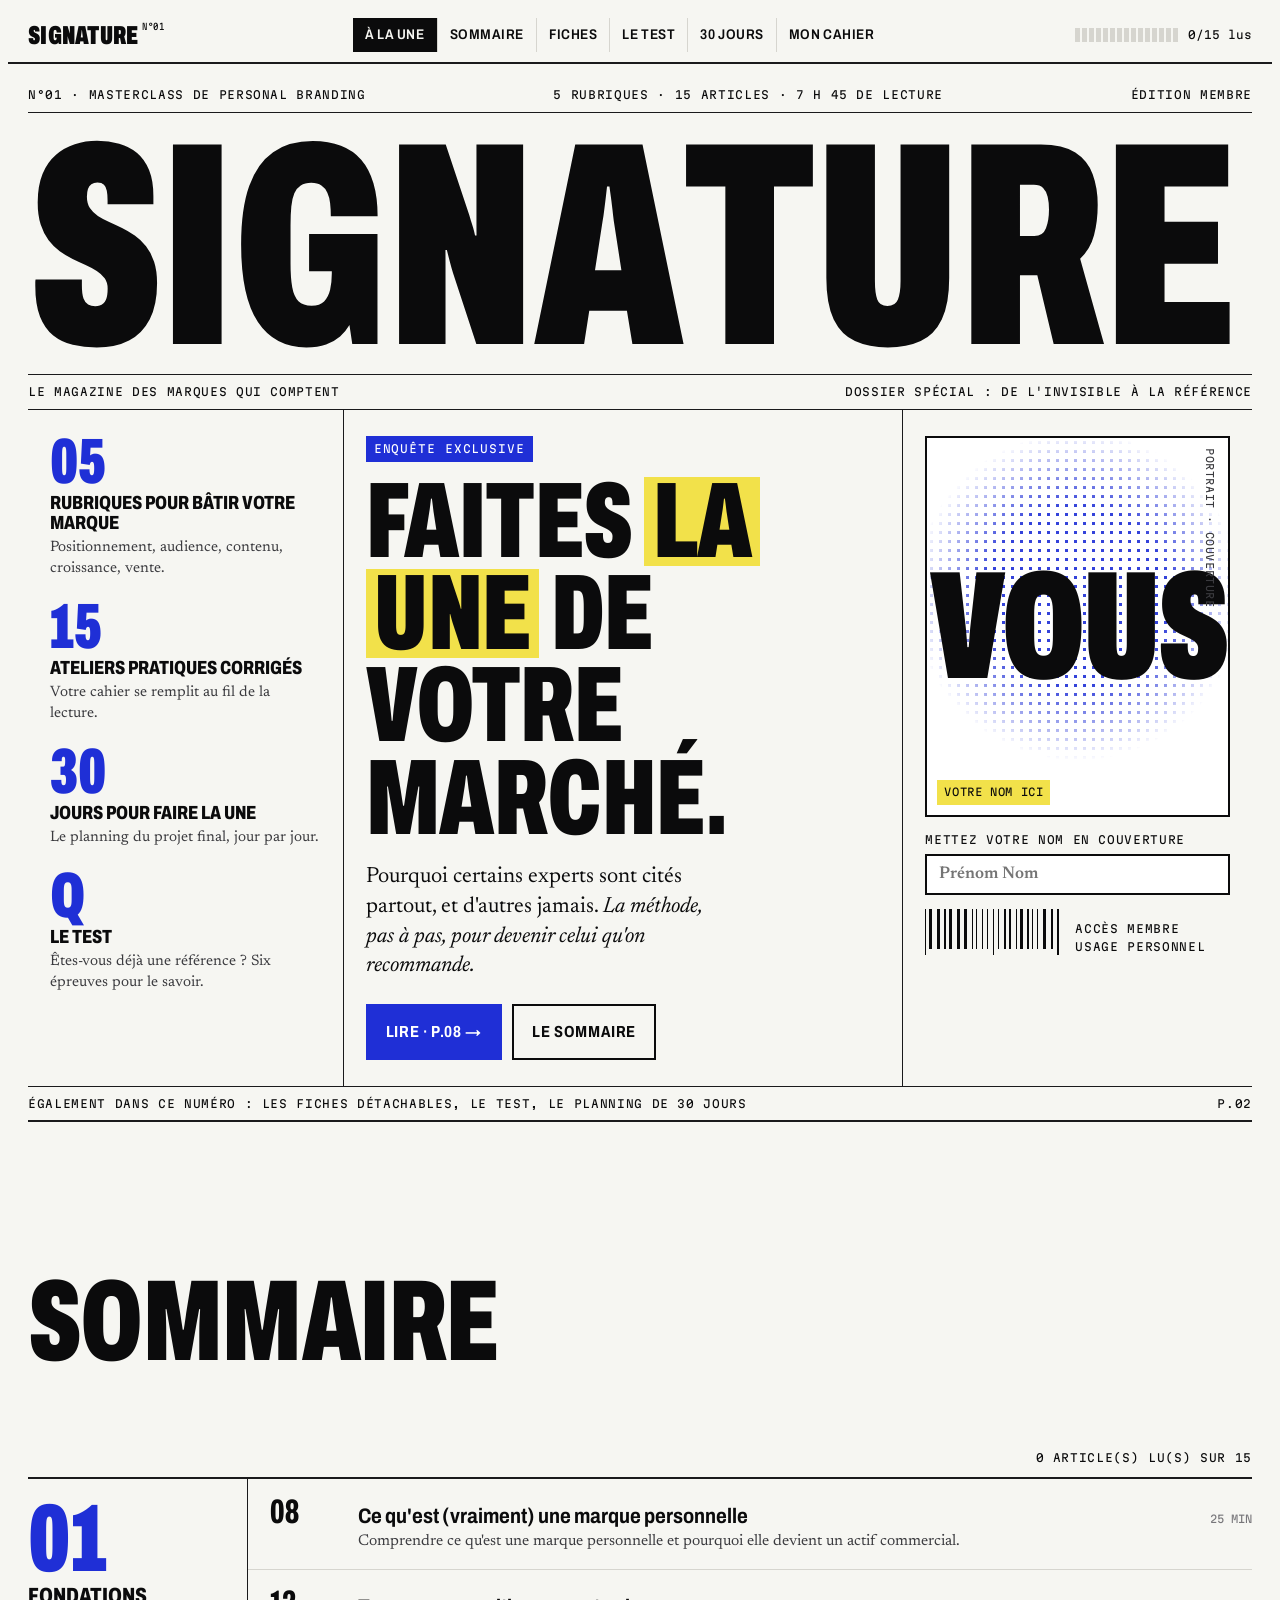
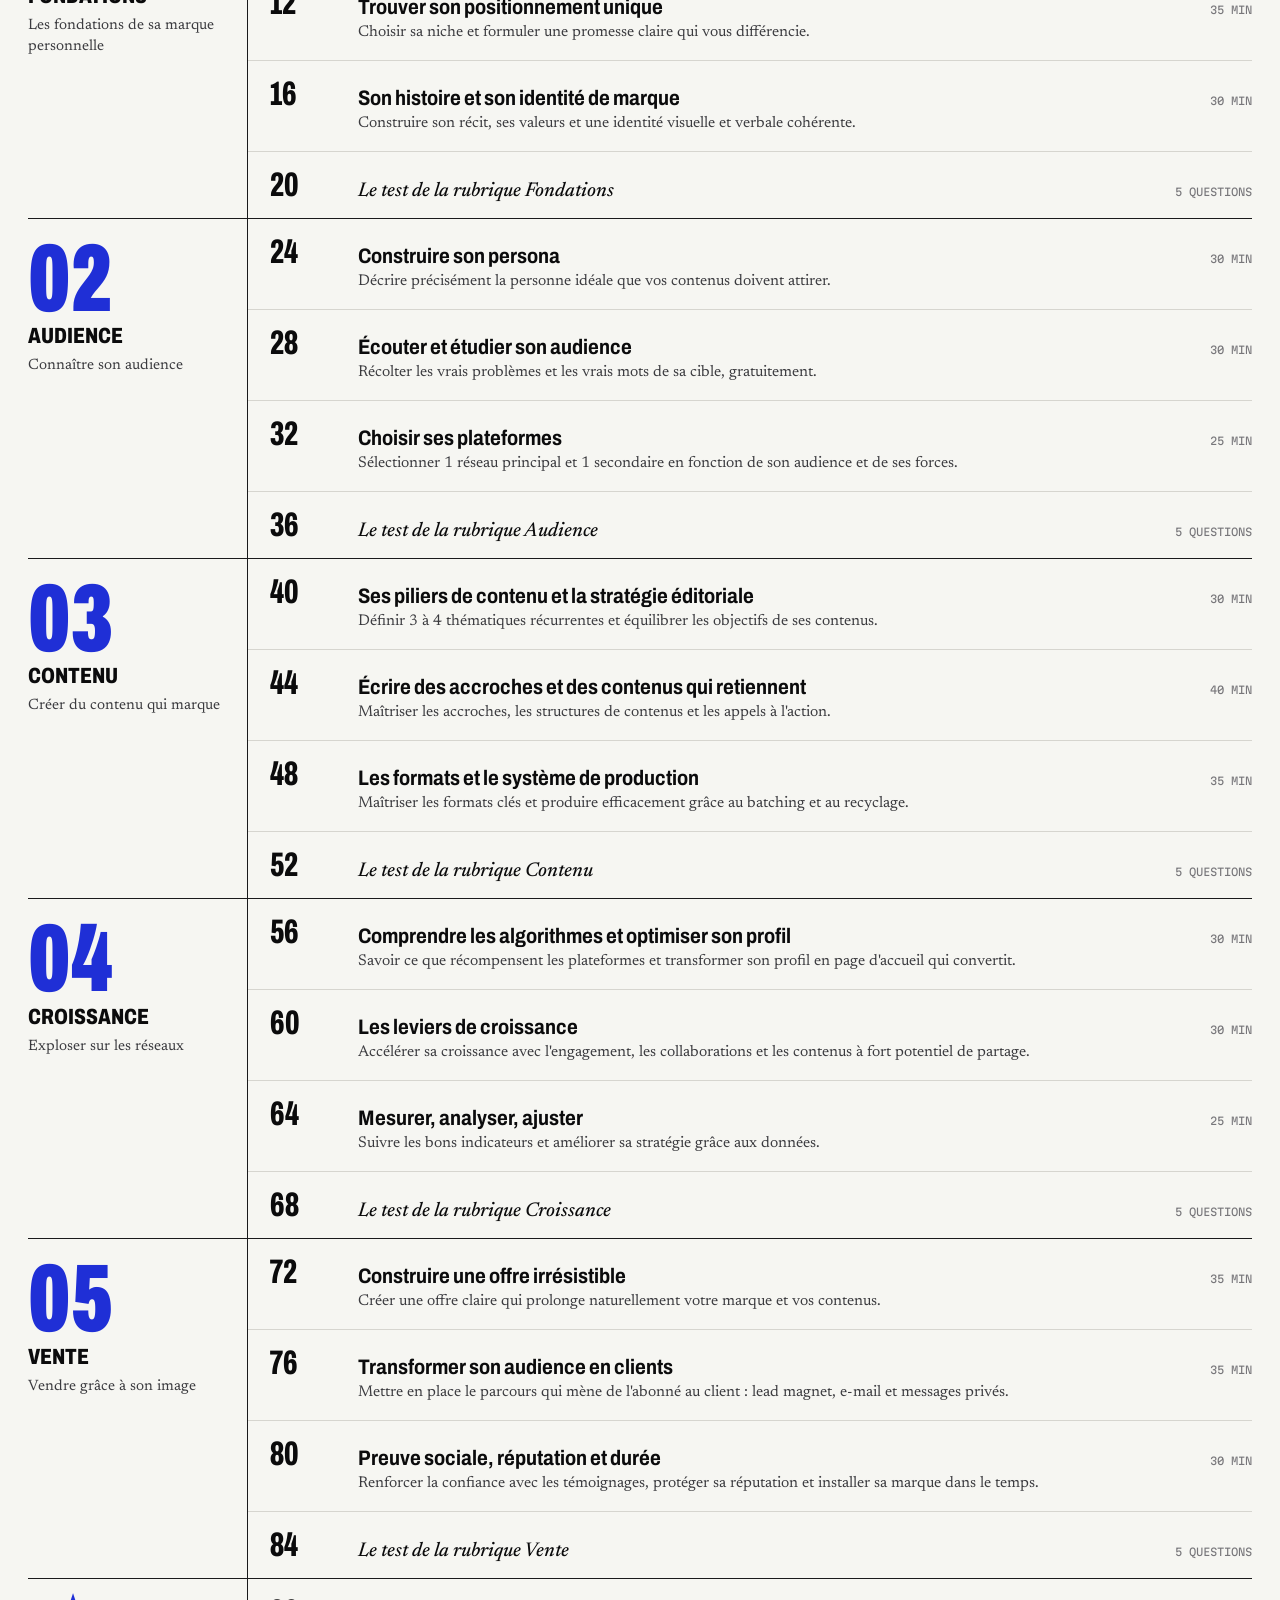
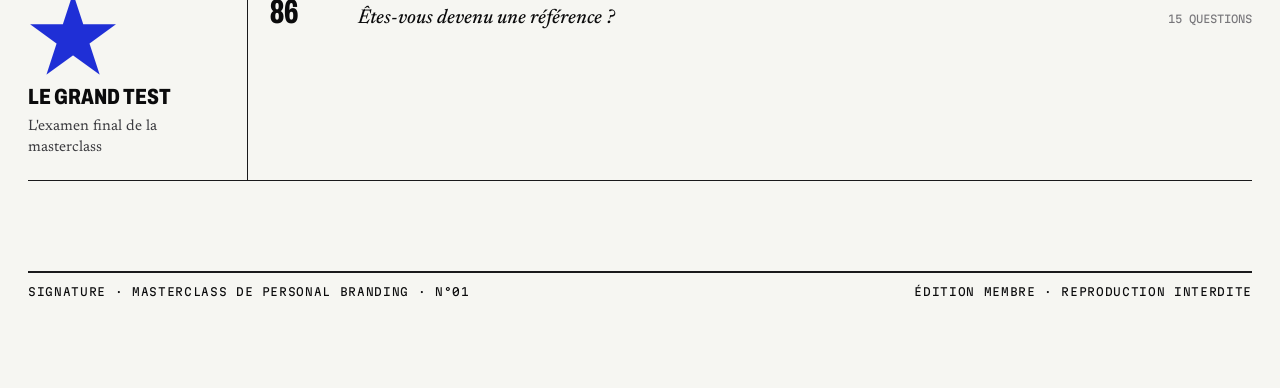
<file: exemples/signature-magazine.html>
<title>Signature N°01</title>
<link rel="preconnect" href="https://fonts.googleapis.com">
<link rel="stylesheet" href="https://fonts.googleapis.com/css2?family=Archivo:wdth,wght@62..125,300..900&family=Newsreader:ital,opsz,wght@0,6..72,400;0,6..72,500;0,6..72,600;1,6..72,400;1,6..72,500&family=Martian+Mono:wght@400;500&display=swap">
<style>
:root{
  --paper:#f6f6f2;--paper-2:#ecece6;--sheet:#ffffff;--ink:#0b0b0c;--ink-2:#3b3b3f;--gray:#77767a;--rule:#1a1a1c;--hair:#d6d5cf;
  --klein:#1f2fd6;--klein-ink:#ffffff;--marker:#f2e14a;--marker-ink:#0b0b0c;--ok:#11824a;--ko:#c9362b;
  --display:"Archivo","Arial Narrow","Helvetica Neue",Arial,sans-serif;
  --serif:"Newsreader","Iowan Old Style",Georgia,serif;
  --mono:"Martian Mono",ui-monospace,Menlo,monospace;
}
@media (prefers-color-scheme:dark){:root:not([data-theme="light"]){color-scheme:dark;
  --paper:#101012;--paper-2:#18181b;--sheet:#1a1a1d;--ink:#f1f0ea;--ink-2:#c9c8c1;--gray:#8e8d93;--rule:#e8e7e0;--hair:#2e2e33;
  --klein:#6f7cff;--klein-ink:#0b0b0c;--marker:#e9d63c;--marker-ink:#0b0b0c;--ok:#4fc585;--ko:#ff7a6c}}
:root[data-theme="dark"]{color-scheme:dark;
  --paper:#101012;--paper-2:#18181b;--sheet:#1a1a1d;--ink:#f1f0ea;--ink-2:#c9c8c1;--gray:#8e8d93;--rule:#e8e7e0;--hair:#2e2e33;
  --klein:#6f7cff;--klein-ink:#0b0b0c;--marker:#e9d63c;--marker-ink:#0b0b0c;--ok:#4fc585;--ko:#ff7a6c}
*{box-sizing:border-box}
body{background:var(--paper);color:var(--ink);font:18px/1.6 var(--serif);padding-inline:20px;padding-block:0 80px;overflow-x:clip;-webkit-font-smoothing:antialiased}
.wrap{max-width:1240px;margin:0 auto}
a{color:inherit}
button{font:inherit;color:inherit;cursor:pointer}
:focus-visible{outline:3px solid var(--klein);outline-offset:3px}
.mono{font-family:var(--mono);font-size:11px;letter-spacing:.06em;text-transform:uppercase}
.cond{font-family:var(--display);font-stretch:62%;font-weight:850;text-transform:uppercase;letter-spacing:-.005em;line-height:.86}
.hl{background:linear-gradient(transparent 12%,var(--marker) 12%,var(--marker) 88%,transparent 88%);color:var(--marker-ink);padding:0 .08em;box-decoration-break:clone;-webkit-box-decoration-break:clone}
.dots{background-image:radial-gradient(circle,var(--klein) 28%,transparent 30%);background-size:9px 9px}

/* ---------- barre de navigation (bandeau de kiosque) ---------- */
.bar{position:sticky;top:env(safe-area-inset-top,0px);z-index:40;background:var(--paper);border-bottom:2px solid var(--rule);margin-inline:-20px;padding-inline:20px}
.bar .in{max-width:1240px;margin:0 auto;display:flex;align-items:center;gap:18px;justify-content:space-between;padding-block:10px;flex-wrap:wrap}
.logo{font-family:var(--display);font-stretch:62%;font-weight:900;font-size:26px;text-transform:uppercase;text-decoration:none;letter-spacing:.01em;line-height:1}
.logo sup{font-family:var(--mono);font-size:9px;font-weight:400;vertical-align:top;margin-left:4px;letter-spacing:.06em}
.nav{display:flex;gap:0;overflow-x:auto;max-width:100%}
.nav a{font-family:var(--display);font-stretch:85%;font-weight:600;font-size:14px;text-transform:uppercase;letter-spacing:.04em;text-decoration:none;padding:6px 12px;border-left:1px solid var(--hair);white-space:nowrap}
.nav a:first-child{border-left:0}
.nav a.on{background:var(--ink);color:var(--paper)}
.read{font-family:var(--mono);font-size:11px;display:flex;align-items:center;gap:10px}
.read .pages{display:flex;gap:2px}
.read .pages i{width:5px;height:14px;background:var(--hair)}
.read .pages i.on{background:var(--klein)}

/* ---------- couverture ---------- */
.cover{padding-top:22px;border-bottom:2px solid var(--rule)}
.issue{display:flex;justify-content:space-between;gap:12px;flex-wrap:wrap;border-bottom:1px solid var(--rule);padding-bottom:8px}
.mast{display:block;white-space:nowrap;font-size:18vw;margin:10px 0 2px;color:var(--ink)}
.mast span{display:inline-block}
.coverline{display:flex;justify-content:space-between;gap:12px;flex-wrap:wrap;border-top:1px solid var(--rule);border-bottom:1px solid var(--rule);padding-block:8px}
.cgrid{display:grid;grid-template-columns:minmax(0,.9fr) minmax(0,1.6fr) minmax(0,1fr);gap:0;margin-top:0}
.cgrid>div{padding:26px 22px}
.cgrid>div+div{border-left:1px solid var(--rule)}
.teasers{display:flex;flex-direction:column;gap:22px}
.teaser .n{font-family:var(--display);font-stretch:62%;font-weight:900;font-size:64px;line-height:.8;color:var(--klein)}
.teaser b{display:block;font-family:var(--display);font-stretch:75%;font-weight:800;font-size:19px;text-transform:uppercase;line-height:1.05;margin-top:6px}
.teaser p{margin:4px 0 0;font-size:15px;color:var(--ink-2);line-height:1.4}
.story .kick{display:inline-block;background:var(--klein);color:var(--klein-ink);font-family:var(--mono);font-size:11px;letter-spacing:.08em;text-transform:uppercase;padding:4px 8px}
.story h1{font-size:clamp(58px,8.4vw,132px);margin:14px 0 18px}
.story .deck{font-size:22px;line-height:1.35;margin:0 0 22px;max-width:30ch}
.story .deck em{font-style:italic}
.btns{display:flex;gap:10px;flex-wrap:wrap}
.btn{display:inline-flex;align-items:center;gap:10px;font-family:var(--display);font-stretch:80%;font-weight:700;font-size:16px;text-transform:uppercase;letter-spacing:.04em;text-decoration:none;padding:13px 18px;border:2px solid var(--ink);background:transparent;transition:transform .15s,box-shadow .15s}
.btn:hover{transform:translate(-2px,-2px);box-shadow:4px 4px 0 var(--ink)}
.btn.blue{background:var(--klein);border-color:var(--klein);color:var(--klein-ink)}
.btn.blue:hover{box-shadow:4px 4px 0 var(--ink)}
.portrait{display:flex;flex-direction:column;gap:14px}
.face{position:relative;aspect-ratio:4/5;border:2px solid var(--ink);overflow:hidden;background:var(--sheet)}
.face .dots{position:absolute;inset:0;-webkit-mask:radial-gradient(circle at 50% 42%,#000 0 34%,transparent 62%);mask:radial-gradient(circle at 50% 42%,#000 0 34%,transparent 62%);opacity:.9}
.face .ini{position:absolute;inset:0;display:grid;place-items:center;font-family:var(--display);font-stretch:62%;font-weight:900;font-size:clamp(90px,12vw,170px);color:var(--ink);mix-blend-mode:normal;text-transform:uppercase;letter-spacing:-.02em}
.face .tag{position:absolute;left:10px;bottom:10px;background:var(--marker);color:var(--marker-ink);font-family:var(--mono);font-size:10.5px;padding:4px 7px;text-transform:uppercase;letter-spacing:.06em}
.face .who{position:absolute;right:10px;top:10px;font-family:var(--mono);font-size:10px;text-transform:uppercase;letter-spacing:.06em;writing-mode:vertical-rl;color:var(--ink-2)}
.namebox label{display:block;margin-bottom:6px}
.namebox input{width:100%;font:600 17px var(--serif);background:var(--sheet);color:var(--ink);border:2px solid var(--ink);padding:10px 12px}
.barcode{display:flex;align-items:flex-end;gap:12px}
.barcode svg{height:46px;width:auto}
.cover-foot{display:flex;justify-content:space-between;gap:12px;flex-wrap:wrap;border-top:1px solid var(--rule);padding-block:8px}
@keyframes rise{from{transform:translateY(18px)}to{transform:none}}
.mast span{animation:rise .7s cubic-bezier(.2,.8,.2,1) both}
.mast span:nth-child(2){animation-delay:.03s}.mast span:nth-child(3){animation-delay:.06s}.mast span:nth-child(4){animation-delay:.09s}.mast span:nth-child(5){animation-delay:.12s}.mast span:nth-child(6){animation-delay:.15s}.mast span:nth-child(7){animation-delay:.18s}.mast span:nth-child(8){animation-delay:.21s}.mast span:nth-child(9){animation-delay:.24s}

/* ---------- sommaire ---------- */
.toc{padding-top:54px}
.toc-head{display:flex;justify-content:space-between;align-items:end;gap:16px;flex-wrap:wrap;border-bottom:2px solid var(--rule);padding-bottom:10px}
.toc-head h2{font-size:clamp(56px,9vw,120px)}
.rubric{display:grid;grid-template-columns:220px minmax(0,1fr);gap:0;border-bottom:1px solid var(--rule)}
.rubric .rh{padding:22px 20px 22px 0;border-right:1px solid var(--rule)}
.rubric .rh .num{font-family:var(--display);font-stretch:62%;font-weight:900;font-size:96px;line-height:.8;color:var(--klein)}
.rubric .rh b{display:block;font-family:var(--display);font-stretch:75%;font-weight:800;font-size:22px;text-transform:uppercase;line-height:1;margin-top:8px}
.rubric .rh p{margin:8px 0 0;font-size:15px;color:var(--ink-2);line-height:1.4}
.entries a{display:grid;grid-template-columns:70px minmax(0,1fr) auto;gap:18px;align-items:baseline;padding:16px 0 16px 22px;border-bottom:1px solid var(--hair);text-decoration:none;position:relative}
.entries a:last-child{border-bottom:0}
.entries a:hover{background:var(--paper-2)}
.entries .p{font-family:var(--display);font-stretch:62%;font-weight:800;font-size:34px;line-height:1}
.entries .t{font-family:var(--display);font-stretch:85%;font-weight:700;font-size:21px;line-height:1.1}
.entries .t small{display:block;font-family:var(--serif);font-weight:400;font-size:15.5px;color:var(--ink-2);margin-top:4px;line-height:1.35}
.entries .m{font-family:var(--mono);font-size:10.5px;color:var(--gray);text-transform:uppercase;white-space:nowrap}
.stamp{display:inline-block;font-family:var(--display);font-stretch:70%;font-weight:900;font-size:13px;letter-spacing:.08em;color:var(--klein);border:2px solid var(--klein);padding:2px 6px;transform:rotate(-8deg);text-transform:uppercase}
.entries .t .stamp{margin-left:10px;vertical-align:3px}
.entries a.quiz .t{font-style:italic;font-family:var(--serif);font-weight:500;font-size:20px}

/* ---------- article ---------- */
.runhead{display:flex;justify-content:space-between;gap:12px;flex-wrap:wrap;padding-block:10px;border-bottom:1px solid var(--rule)}
.ahead{padding-block:34px 28px;border-bottom:2px solid var(--rule);display:grid;grid-template-columns:minmax(0,1fr) 260px;gap:40px;align-items:end}
.ahead .kick{display:inline-block;background:var(--ink);color:var(--paper);font-family:var(--mono);font-size:11px;letter-spacing:.08em;text-transform:uppercase;padding:4px 8px}
.ahead h1{font-size:clamp(52px,7.6vw,118px);margin:16px 0 18px}
.ahead .stand{font-size:clamp(20px,2vw,25px);line-height:1.35;margin:0;max-width:40ch;font-style:italic}
.byline{font-family:var(--mono);font-size:11px;text-transform:uppercase;letter-spacing:.06em;color:var(--gray);margin-top:16px}
.bignum{font-family:var(--display);font-stretch:62%;font-weight:900;font-size:clamp(120px,15vw,220px);line-height:.78;color:var(--klein);text-align:right}
.article{display:grid;grid-template-columns:200px minmax(0,1fr) 260px;gap:40px;padding-top:34px;align-items:start}
.margin{position:sticky;top:78px;font-size:14.5px;line-height:1.4}
.margin h4{font-family:var(--mono);font-weight:400;font-size:10.5px;letter-spacing:.08em;text-transform:uppercase;color:var(--gray);margin:0 0 8px;border-top:2px solid var(--rule);padding-top:8px}
.margin ol{margin:0 0 22px;padding-left:18px}
.margin li{margin-bottom:6px}
.margin a{text-decoration:none}
.margin a:hover{text-decoration:underline;text-decoration-color:var(--klein);text-underline-offset:3px}
.body{max-width:66ch}
.body p,.body li{font-size:19px;line-height:1.62}
.body>.intro p:first-child::first-letter{float:left;font-family:var(--display);font-stretch:62%;font-weight:900;font-size:6.1em;line-height:.8;margin:.06em .1em 0 0;color:var(--klein)}
.body h2{font-family:var(--display);font-stretch:70%;font-weight:850;text-transform:uppercase;font-size:clamp(30px,3.4vw,44px);line-height:.95;margin:52px 0 16px;scroll-margin-top:84px}
.body h2::before{content:attr(data-n);display:block;font-family:var(--mono);font-size:11px;font-weight:400;letter-spacing:.08em;color:var(--klein);margin-bottom:8px}
.body h3{font-family:var(--display);font-stretch:85%;font-weight:750;font-size:20px;margin:28px 0 6px}
.body strong{font-weight:600;background:linear-gradient(transparent 62%,color-mix(in srgb,var(--marker) 85%,transparent) 62%)}
.body ul,.body ol{padding-left:22px}
.body li::marker{color:var(--klein);font-family:var(--display);font-weight:800}
.body table{border-collapse:collapse;width:100%;margin:22px 0;font-size:16px;display:block;overflow-x:auto;border-top:2px solid var(--rule);border-bottom:2px solid var(--rule)}
.body th{text-align:left;font-family:var(--mono);font-weight:400;font-size:10.5px;letter-spacing:.06em;text-transform:uppercase;padding:10px 16px 8px 0;border-bottom:1px solid var(--rule)}
.body td{padding:10px 16px 10px 0;border-bottom:1px solid var(--hair);vertical-align:top}
.body tr:last-child td{border-bottom:0}
.body blockquote{margin:30px 0;padding:0;border:0;font-family:var(--display);font-stretch:75%;font-weight:750;font-size:28px;line-height:1.1;text-transform:uppercase}
.body blockquote p{font-size:inherit;line-height:inherit;margin:0}
.body blockquote::before{content:"«";display:block;font-size:80px;line-height:.6;color:var(--klein)}
.body code{font-family:var(--mono);font-size:.78em;background:var(--paper-2);padding:1px 5px}
.case{margin:40px 0;border-top:6px solid var(--ink);padding-top:14px;background:transparent}
.case .lab{font-family:var(--mono);font-size:10.5px;letter-spacing:.08em;text-transform:uppercase;color:var(--klein)}
.case h3{font-family:var(--display);font-stretch:70%;font-weight:850;text-transform:uppercase;font-size:30px;line-height:.95;margin:6px 0 10px}
.side{position:sticky;top:78px;display:grid;gap:18px}
.pull{font-family:var(--display);font-stretch:70%;font-weight:850;font-size:30px;line-height:.98;text-transform:uppercase;border-top:6px solid var(--klein);padding-top:12px}
.pull span{background:var(--marker);color:var(--marker-ink);box-decoration-break:clone;-webkit-box-decoration-break:clone;padding:0 4px}
.memo{background:var(--klein);color:var(--klein-ink);padding:20px 18px}
.memo h4{font-family:var(--mono);font-weight:400;font-size:10.5px;letter-spacing:.08em;text-transform:uppercase;margin:0 0 10px}
.memo ol{margin:0;padding-left:20px;font-size:15.5px;line-height:1.4}
.memo li{margin-bottom:8px}
.dont{border:2px solid var(--ink);padding:16px 18px;font-size:15px}
.dont h4{font-family:var(--mono);font-weight:400;font-size:10.5px;letter-spacing:.08em;text-transform:uppercase;margin:0 0 8px}
.dont li{list-style:none;margin:0 0 8px;padding-left:22px;position:relative;line-height:1.35}
.dont ul{margin:0;padding:0}
.dont li::before{content:"✕";position:absolute;left:0;color:var(--ko);font-family:var(--display);font-weight:900}
.work{margin:48px 0 20px;border:2px solid var(--ink);background:var(--sheet)}
.work .wh{display:flex;justify-content:space-between;gap:12px;flex-wrap:wrap;align-items:center;padding:14px 20px;border-bottom:2px solid var(--ink);background:var(--marker);color:var(--marker-ink)}
.work .wh h3{font-family:var(--display);font-stretch:70%;font-weight:900;text-transform:uppercase;font-size:28px;line-height:1;margin:0}
.work .wb{padding:20px}
.lined{width:100%;min-height:230px;margin-top:10px;border:0;border-left:2px solid var(--ko);resize:vertical;padding:4px 14px;font:19px/32px var(--serif);color:var(--ink);background:var(--sheet) repeating-linear-gradient(transparent 0 31px,var(--hair) 31px 32px);background-attachment:local}
.lined:focus{outline:2px solid var(--klein);outline-offset:4px}
.saved{font-family:var(--mono);font-size:10.5px;text-transform:uppercase;color:var(--gray);min-height:1.3em;margin-top:6px}
.reveal{background:none;border:0;padding:0;font-family:var(--display);font-stretch:80%;font-weight:700;text-transform:uppercase;letter-spacing:.04em;font-size:15px;text-decoration:underline;text-decoration-thickness:2px;text-underline-offset:5px;text-decoration-color:var(--klein)}
.sol{margin-top:16px;padding-top:16px;border-top:1px dashed var(--ink)}
.refs{border-top:2px solid var(--rule);margin-top:10px}
.refs div{display:grid;grid-template-columns:110px minmax(0,1fr);gap:16px;padding:12px 0;border-bottom:1px solid var(--hair);font-size:16px;line-height:1.45}
.refs i{font-style:normal;font-family:var(--mono);font-size:10px;text-transform:uppercase;color:var(--gray);padding-top:4px}
.endmark{display:flex;justify-content:space-between;align-items:center;gap:18px;flex-wrap:wrap;margin-top:44px;padding-block:22px;border-top:2px solid var(--rule);border-bottom:2px solid var(--rule)}
.endmark .sq{display:inline-block;width:12px;height:12px;background:var(--klein);margin-left:6px;vertical-align:1px}
.bigstamp{font-family:var(--display);font-stretch:70%;font-weight:900;font-size:26px;color:var(--klein);border:3px solid var(--klein);padding:4px 12px;transform:rotate(-6deg);text-transform:uppercase;letter-spacing:.06em}
.turn{display:grid;grid-template-columns:1fr 1fr;gap:0;border-bottom:2px solid var(--rule)}
.turn a{padding:20px 0;text-decoration:none}
.turn a+a{border-left:1px solid var(--rule);padding-left:20px}
.turn a.next{text-align:right;grid-column:2}
.turn small{display:block;font-family:var(--mono);font-size:10.5px;text-transform:uppercase;color:var(--gray);margin-bottom:6px}
.turn b{font-family:var(--display);font-stretch:75%;font-weight:800;font-size:24px;text-transform:uppercase;line-height:1}

/* ---------- pages génériques ---------- */
.phead{padding-block:40px 18px;border-bottom:2px solid var(--rule);display:flex;justify-content:space-between;align-items:end;gap:18px;flex-wrap:wrap}
.phead h1{font-size:clamp(60px,10vw,150px)}
.phead p{margin:10px 0 0;max-width:50ch;font-size:19px;color:var(--ink-2)}
.seg{display:flex;border:2px solid var(--ink)}
.seg button{border:0;background:none;padding:8px 14px;font-family:var(--display);font-stretch:80%;font-weight:700;text-transform:uppercase;font-size:14px}
.seg button+button{border-left:2px solid var(--ink)}
.seg button.on{background:var(--ink);color:var(--paper)}

.fiches{display:grid;grid-template-columns:repeat(auto-fill,minmax(250px,1fr));gap:20px;padding-top:26px}
.fiche{perspective:1200px;height:270px;border:0;background:none;padding:0;text-align:left}
.fiche .in{position:relative;width:100%;height:100%;transition:transform .6s cubic-bezier(.2,.8,.2,1);transform-style:preserve-3d}
.fiche.on .in{transform:rotateY(180deg)}
.fiche .f,.fiche .b{position:absolute;inset:0;backface-visibility:hidden;padding:20px;display:flex;flex-direction:column;overflow:hidden;border:2px solid var(--ink)}
.fiche .f{background:var(--sheet);justify-content:space-between;
  -webkit-mask:radial-gradient(circle 5px at 0 50%,transparent 98%,#000) left/51% 18px repeat-y,radial-gradient(circle 5px at 100% 50%,transparent 98%,#000) right/51% 18px repeat-y;
  mask:radial-gradient(circle 5px at 0 50%,transparent 98%,#000) left/51% 18px repeat-y,radial-gradient(circle 5px at 100% 50%,transparent 98%,#000) right/51% 18px repeat-y}
.fiche .f h4{font-family:var(--display);font-stretch:70%;font-weight:850;text-transform:uppercase;font-size:30px;line-height:.95;margin:0}
.fiche .f .corner{display:flex;justify-content:space-between;font-family:var(--mono);font-size:10px;text-transform:uppercase;color:var(--gray)}
.fiche .f .corner b{color:var(--klein);font-weight:500}
.fiche .b{background:var(--klein);color:var(--klein-ink);transform:rotateY(180deg);font-size:15.5px;line-height:1.45;overflow:auto;border-color:var(--klein)}
.fiche .b ul{margin:0;padding-left:18px}

.test{display:grid;grid-template-columns:260px minmax(0,1fr);gap:0;border-bottom:2px solid var(--rule)}
.tnav{border-right:1px solid var(--rule)}
.tnav button{display:grid;grid-template-columns:54px minmax(0,1fr) auto;gap:10px;align-items:center;width:100%;text-align:left;background:none;border:0;border-bottom:1px solid var(--hair);padding:14px 14px 14px 0}
.tnav .n{font-family:var(--display);font-stretch:62%;font-weight:900;font-size:40px;line-height:.8;color:var(--klein)}
.tnav b{font-family:var(--display);font-stretch:80%;font-weight:750;text-transform:uppercase;font-size:15px;line-height:1.05;display:block}
.tnav small{font-size:13px;color:var(--ink-2)}
.tnav .s{font-family:var(--mono);font-size:10.5px}
.tnav button.on{background:var(--ink);color:var(--paper)}.tnav button.on small{color:var(--paper)}
.tbox{padding:30px 0 34px 34px}
.tprog{display:flex;gap:3px;margin-bottom:26px}
.tprog i{flex:1;height:8px;border:1px solid var(--ink)}
.tprog i.ok{background:var(--ok);border-color:var(--ok)}.tprog i.ko{background:var(--ko);border-color:var(--ko)}.tprog i.cur{background:var(--klein);border-color:var(--klein)}
.tbox h2{font-family:var(--display);font-stretch:75%;font-weight:850;text-transform:uppercase;font-size:clamp(28px,3.4vw,46px);line-height:.98;margin:10px 0 0}
.opts{display:grid;gap:10px;margin-top:24px}
.opt{display:grid;grid-template-columns:40px minmax(0,1fr);gap:14px;align-items:center;text-align:left;background:var(--sheet);border:2px solid var(--ink);padding:12px 14px;font-size:17.5px;line-height:1.35;transition:transform .12s,box-shadow .12s}
.opt .l{width:32px;height:32px;border:2px solid var(--ink);border-radius:50%;display:grid;place-items:center;font-family:var(--display);font-weight:900;font-size:15px}
.opt:hover:not([disabled]){transform:translate(-2px,-2px);box-shadow:4px 4px 0 var(--ink)}
.opt.sel{box-shadow:4px 4px 0 var(--klein);border-color:var(--klein)}
.opt.sel .l{background:var(--klein);border-color:var(--klein);color:var(--klein-ink)}
.opt.good{background:var(--marker);color:var(--marker-ink);border-color:var(--marker-ink)}
.opt.good .l{background:var(--ok);border-color:var(--ok);color:#fff}
.opt.bad{text-decoration:line-through;text-decoration-color:var(--ko);text-decoration-thickness:2px}
.opt.bad .l{background:var(--ko);border-color:var(--ko);color:#fff;text-decoration:none}
.expl{margin-top:20px;font-size:17px;border-left:6px solid var(--klein);padding:4px 0 4px 16px}
.tfoot{display:flex;justify-content:space-between;align-items:center;gap:12px;margin-top:26px;flex-wrap:wrap}
.score{padding:10px 0}
.score .big{font-family:var(--display);font-stretch:62%;font-weight:900;font-size:clamp(140px,20vw,260px);line-height:.8;color:var(--klein)}

.planner{display:grid;grid-template-columns:repeat(10,minmax(0,1fr));border-top:2px solid var(--rule);border-left:1px solid var(--rule);margin-top:26px}
.day{border-right:1px solid var(--rule);border-bottom:1px solid var(--rule);min-height:96px;padding:8px;display:flex;flex-direction:column;justify-content:space-between;background:var(--sheet)}
.day b{font-family:var(--display);font-stretch:62%;font-weight:900;font-size:36px;line-height:.8}
.day span{font-family:var(--mono);font-size:9.5px;text-transform:uppercase;line-height:1.3;color:var(--ink-2)}
.day.a{background:var(--klein);color:var(--klein-ink)}.day.a span{color:var(--klein-ink)}
.day.b{background:var(--marker);color:var(--marker-ink)}.day.b span{color:var(--marker-ink)}
.day.d{background:var(--ink);color:var(--paper)}.day.d span{color:var(--paper)}
.legend{display:flex;gap:18px;flex-wrap:wrap;margin:12px 0 0}
.legend i{display:inline-block;width:12px;height:12px;margin-right:6px;vertical-align:-1px;border:1px solid var(--ink)}
.steps{margin-top:34px;border-top:2px solid var(--rule)}
.steps div{display:grid;grid-template-columns:150px minmax(0,1fr);gap:22px;padding:14px 0;border-bottom:1px solid var(--hair)}
.steps b{font-family:var(--display);font-stretch:70%;font-weight:850;text-transform:uppercase;font-size:20px;line-height:1;color:var(--klein)}
.cols{display:grid;grid-template-columns:1fr 1fr;gap:0;margin-top:44px;border-top:2px solid var(--rule)}
.cols>div{padding:22px 26px 10px 0}
.cols>div+div{border-left:1px solid var(--rule);padding-left:26px;padding-right:0}
.cols h3{font-family:var(--display);font-stretch:70%;font-weight:900;text-transform:uppercase;font-size:40px;line-height:.9;margin:0 0 16px}
.rub div{padding:12px 0;border-bottom:1px solid var(--hair)}
.rub .t2{display:flex;justify-content:space-between;align-items:baseline;gap:10px}
.rub .t2 b{font-family:var(--display);font-stretch:85%;font-weight:750;font-size:18px}
.rub .t2 span{font-family:var(--display);font-stretch:62%;font-weight:900;font-size:38px;line-height:.8;color:var(--klein)}
.rub p{margin:2px 0 8px;font-size:15.5px;color:var(--ink-2);line-height:1.4}
.rub .bar2{height:8px;border:1px solid var(--ink)}
.rub .bar2 i{display:block;height:100%;background:var(--klein)}
.dl{margin:0;padding:0;list-style:none}
.dl li{padding:11px 0 11px 34px;border-bottom:1px solid var(--hair);position:relative;font-size:17px;line-height:1.4;counter-increment:d}
.dl{counter-reset:d}
.dl li::before{content:counter(d);position:absolute;left:0;top:8px;font-family:var(--display);font-stretch:62%;font-weight:900;font-size:26px;color:var(--klein)}
.faq details{border-bottom:1px solid var(--hair);padding:14px 0}
.faq summary{cursor:pointer;list-style:none;display:flex;justify-content:space-between;gap:10px;font-family:var(--display);font-stretch:80%;font-weight:750;font-size:19px}
.faq summary::after{content:"+";font-weight:900;color:var(--klein)}
.faq details[open] summary::after{content:"–"}
.faq summary::-webkit-details-marker{display:none}

.book{border-top:2px solid var(--rule)}
.entry{display:grid;grid-template-columns:90px minmax(0,1fr);gap:20px;padding:20px 0;border-bottom:1px solid var(--hair)}
.entry .k{font-family:var(--display);font-stretch:62%;font-weight:900;font-size:48px;line-height:.8;color:var(--klein)}
.entry h4{font-family:var(--display);font-stretch:80%;font-weight:750;font-size:19px;margin:0 0 4px}
.entry pre{white-space:pre-wrap;font:17px/1.55 var(--serif);margin:6px 0 0}
.entry .empty{color:var(--gray);font-style:italic}
.mycover{margin-top:54px;display:grid;grid-template-columns:minmax(0,420px) minmax(0,1fr);gap:40px;align-items:center}
.mini{position:relative;aspect-ratio:3/4;background:var(--sheet);border:2px solid var(--ink);padding:14px;display:flex;flex-direction:column;overflow:hidden;box-shadow:10px 10px 0 var(--ink)}
.mini .m1{font-size:88px;line-height:.8;white-space:nowrap;display:block}
.mini .m2{display:flex;justify-content:space-between;border-block:1px solid var(--ink);padding:4px 0;margin-top:4px}
.mini .ph{flex:1;position:relative;margin-top:10px}
.mini .ph .dots{position:absolute;inset:0;-webkit-mask:radial-gradient(circle at 60% 45%,#000 0 30%,transparent 60%);mask:radial-gradient(circle at 60% 45%,#000 0 30%,transparent 60%)}
.mini .ph .ini{position:absolute;right:6px;top:10px;font-family:var(--display);font-stretch:62%;font-weight:900;font-size:130px;line-height:.8;text-transform:uppercase}
.mini .cl{position:absolute;left:14px;bottom:18px;right:14px}
.mini .cl .n{font-family:var(--display);font-stretch:62%;font-weight:900;text-transform:uppercase;font-size:44px;line-height:.86;word-break:break-word}
.mini .cl p{margin:6px 0 0;font-family:var(--serif);font-style:italic;font-size:16px}
.mini .lock{position:absolute;inset:0;display:grid;place-items:center;background:color-mix(in srgb,var(--paper) 55%,transparent);backdrop-filter:blur(2px)}
.mini .lock span{background:var(--ink);color:var(--paper);font-family:var(--mono);font-size:11px;padding:6px 10px;text-transform:uppercase}
.reqs{display:flex;flex-direction:column;gap:8px;margin-top:18px}
.reqs span{font-family:var(--mono);font-size:11.5px;text-transform:uppercase;display:flex;gap:10px;align-items:center}
.reqs span::before{content:"";width:14px;height:14px;border:2px solid var(--ink)}
.reqs span.ok::before{background:var(--klein);border-color:var(--klein)}

.toast{position:fixed;left:50%;bottom:calc(24px + env(safe-area-inset-bottom,0px));transform:translate(-50%,16px) rotate(-3deg);opacity:0;z-index:60;background:var(--marker);color:var(--marker-ink);border:2px solid var(--marker-ink);font-family:var(--display);font-stretch:75%;font-weight:900;text-transform:uppercase;font-size:18px;padding:10px 18px;box-shadow:5px 5px 0 var(--ink);transition:opacity .25s,transform .25s;pointer-events:none}
.toast.on{opacity:1;transform:translate(-50%,0) rotate(-3deg)}
.colophon{margin-top:90px;border-top:2px solid var(--rule);padding-top:10px;display:flex;justify-content:space-between;gap:12px;flex-wrap:wrap}

@media (max-width:1060px){.article{grid-template-columns:minmax(0,1fr) 240px}.margin{display:none}}
@media (max-width:900px){
  .cgrid,.ahead,.article,.test,.cols,.mycover{grid-template-columns:minmax(0,1fr)}
  .cgrid>div+div,.cols>div+div{border-left:0;border-top:1px solid var(--rule);padding-left:0}
  .cgrid>div{padding-inline:0}
  .rubric{grid-template-columns:minmax(0,1fr)}.rubric .rh{border-right:0;border-bottom:1px solid var(--hair)}
  .entries a{padding-left:0}
  .side,.margin{position:static}.bignum{text-align:left}
  .tnav{border-right:0;border-bottom:1px solid var(--rule)}.tbox{padding-left:0}
  .planner{grid-template-columns:repeat(5,minmax(0,1fr))}
  .face{max-width:360px}
}
@media (max-width:560px){
  .bar{position:static}.nav{order:3;width:100%}
  .entries a{grid-template-columns:48px minmax(0,1fr)}.entries .m{display:none}
  .steps div,.refs div,.entry{grid-template-columns:minmax(0,1fr);gap:4px}
  .turn{grid-template-columns:1fr}.turn a+a{border-left:0;border-top:1px solid var(--rule);padding-left:0}.turn a.next{grid-column:1;text-align:left}
  body{font-size:17px}.body p,.body li{font-size:18px}
}
@media (prefers-reduced-motion:reduce){*{animation:none!important;transition:none!important}}
</style>

<header class="bar"><div class="in">
  <a class="logo" href="#une">Signature<sup>N°01</sup></a>
  <nav class="nav" id="nav">
    <a href="#une" data-v="une">À la une</a>
    <a href="#sommaire" data-v="sommaire">Sommaire</a>
    <a href="#fiches" data-v="fiches">Fiches</a>
    <a href="#test" data-v="test">Le test</a>
    <a href="#planning" data-v="planning">30 jours</a>
    <a href="#cahier" data-v="cahier">Mon cahier</a>
  </nav>
  <div class="read"><span class="pages" id="pages"></span><span id="read-t">0/15 lus</span></div>
</div></header>
<div class="wrap"><main id="app"><p style="padding:60px 0" class="mono">Impression en cours…</p></main>
<footer class="colophon mono"><span>Signature · Masterclass de personal branding · N°01</span><span>Édition membre · Reproduction interdite</span></footer></div>
<div class="toast" id="toast" role="status" aria-live="polite"></div>

<script>/**
 * marked v12.0.2 - a markdown parser
 * Copyright (c) 2011-2024, Christopher Jeffrey. (MIT Licensed)
 * https://github.com/markedjs/marked
 */
!function(e,t){"object"==typeof exports&&"undefined"!=typeof module?t(exports):"function"==typeof define&&define.amd?define(["exports"],t):t((e="undefined"!=typeof globalThis?globalThis:e||self).marked={})}(this,(function(e){"use strict";function t(){return{async:!1,breaks:!1,extensions:null,gfm:!0,hooks:null,pedantic:!1,renderer:null,silent:!1,tokenizer:null,walkTokens:null}}function n(t){e.defaults=t}e.defaults={async:!1,breaks:!1,extensions:null,gfm:!0,hooks:null,pedantic:!1,renderer:null,silent:!1,tokenizer:null,walkTokens:null};const s=/[&<>"']/,r=new RegExp(s.source,"g"),i=/[<>"']|&(?!(#\d{1,7}|#[Xx][a-fA-F0-9]{1,6}|\w+);)/,l=new RegExp(i.source,"g"),o={"&":"&amp;","<":"&lt;",">":"&gt;",'"':"&quot;","'":"&#39;"},a=e=>o[e];function c(e,t){if(t){if(s.test(e))return e.replace(r,a)}else if(i.test(e))return e.replace(l,a);return e}const h=/&(#(?:\d+)|(?:#x[0-9A-Fa-f]+)|(?:\w+));?/gi;function p(e){return e.replace(h,((e,t)=>"colon"===(t=t.toLowerCase())?":":"#"===t.charAt(0)?"x"===t.charAt(1)?String.fromCharCode(parseInt(t.substring(2),16)):String.fromCharCode(+t.substring(1)):""))}const u=/(^|[^\[])\^/g;function k(e,t){let n="string"==typeof e?e:e.source;t=t||"";const s={replace:(e,t)=>{let r="string"==typeof t?t:t.source;return r=r.replace(u,"$1"),n=n.replace(e,r),s},getRegex:()=>new RegExp(n,t)};return s}function g(e){try{e=encodeURI(e).replace(/%25/g,"%")}catch(e){return null}return e}const f={exec:()=>null};function d(e,t){const n=e.replace(/\|/g,((e,t,n)=>{let s=!1,r=t;for(;--r>=0&&"\\"===n[r];)s=!s;return s?"|":" |"})).split(/ \|/);let s=0;if(n[0].trim()||n.shift(),n.length>0&&!n[n.length-1].trim()&&n.pop(),t)if(n.length>t)n.splice(t);else for(;n.length<t;)n.push("");for(;s<n.length;s++)n[s]=n[s].trim().replace(/\\\|/g,"|");return n}function x(e,t,n){const s=e.length;if(0===s)return"";let r=0;for(;r<s;){const i=e.charAt(s-r-1);if(i!==t||n){if(i===t||!n)break;r++}else r++}return e.slice(0,s-r)}function b(e,t,n,s){const r=t.href,i=t.title?c(t.title):null,l=e[1].replace(/\\([\[\]])/g,"$1");if("!"!==e[0].charAt(0)){s.state.inLink=!0;const e={type:"link",raw:n,href:r,title:i,text:l,tokens:s.inlineTokens(l)};return s.state.inLink=!1,e}return{type:"image",raw:n,href:r,title:i,text:c(l)}}class w{options;rules;lexer;constructor(t){this.options=t||e.defaults}space(e){const t=this.rules.block.newline.exec(e);if(t&&t[0].length>0)return{type:"space",raw:t[0]}}code(e){const t=this.rules.block.code.exec(e);if(t){const e=t[0].replace(/^ {1,4}/gm,"");return{type:"code",raw:t[0],codeBlockStyle:"indented",text:this.options.pedantic?e:x(e,"\n")}}}fences(e){const t=this.rules.block.fences.exec(e);if(t){const e=t[0],n=function(e,t){const n=e.match(/^(\s+)(?:```)/);if(null===n)return t;const s=n[1];return t.split("\n").map((e=>{const t=e.match(/^\s+/);if(null===t)return e;const[n]=t;return n.length>=s.length?e.slice(s.length):e})).join("\n")}(e,t[3]||"");return{type:"code",raw:e,lang:t[2]?t[2].trim().replace(this.rules.inline.anyPunctuation,"$1"):t[2],text:n}}}heading(e){const t=this.rules.block.heading.exec(e);if(t){let e=t[2].trim();if(/#$/.test(e)){const t=x(e,"#");this.options.pedantic?e=t.trim():t&&!/ $/.test(t)||(e=t.trim())}return{type:"heading",raw:t[0],depth:t[1].length,text:e,tokens:this.lexer.inline(e)}}}hr(e){const t=this.rules.block.hr.exec(e);if(t)return{type:"hr",raw:t[0]}}blockquote(e){const t=this.rules.block.blockquote.exec(e);if(t){let e=t[0].replace(/\n {0,3}((?:=+|-+) *)(?=\n|$)/g,"\n    $1");e=x(e.replace(/^ *>[ \t]?/gm,""),"\n");const n=this.lexer.state.top;this.lexer.state.top=!0;const s=this.lexer.blockTokens(e);return this.lexer.state.top=n,{type:"blockquote",raw:t[0],tokens:s,text:e}}}list(e){let t=this.rules.block.list.exec(e);if(t){let n=t[1].trim();const s=n.length>1,r={type:"list",raw:"",ordered:s,start:s?+n.slice(0,-1):"",loose:!1,items:[]};n=s?`\\d{1,9}\\${n.slice(-1)}`:`\\${n}`,this.options.pedantic&&(n=s?n:"[*+-]");const i=new RegExp(`^( {0,3}${n})((?:[\t ][^\\n]*)?(?:\\n|$))`);let l="",o="",a=!1;for(;e;){let n=!1;if(!(t=i.exec(e)))break;if(this.rules.block.hr.test(e))break;l=t[0],e=e.substring(l.length);let s=t[2].split("\n",1)[0].replace(/^\t+/,(e=>" ".repeat(3*e.length))),c=e.split("\n",1)[0],h=0;this.options.pedantic?(h=2,o=s.trimStart()):(h=t[2].search(/[^ ]/),h=h>4?1:h,o=s.slice(h),h+=t[1].length);let p=!1;if(!s&&/^ *$/.test(c)&&(l+=c+"\n",e=e.substring(c.length+1),n=!0),!n){const t=new RegExp(`^ {0,${Math.min(3,h-1)}}(?:[*+-]|\\d{1,9}[.)])((?:[ \t][^\\n]*)?(?:\\n|$))`),n=new RegExp(`^ {0,${Math.min(3,h-1)}}((?:- *){3,}|(?:_ *){3,}|(?:\\* *){3,})(?:\\n+|$)`),r=new RegExp(`^ {0,${Math.min(3,h-1)}}(?:\`\`\`|~~~)`),i=new RegExp(`^ {0,${Math.min(3,h-1)}}#`);for(;e;){const a=e.split("\n",1)[0];if(c=a,this.options.pedantic&&(c=c.replace(/^ {1,4}(?=( {4})*[^ ])/g,"  ")),r.test(c))break;if(i.test(c))break;if(t.test(c))break;if(n.test(e))break;if(c.search(/[^ ]/)>=h||!c.trim())o+="\n"+c.slice(h);else{if(p)break;if(s.search(/[^ ]/)>=4)break;if(r.test(s))break;if(i.test(s))break;if(n.test(s))break;o+="\n"+c}p||c.trim()||(p=!0),l+=a+"\n",e=e.substring(a.length+1),s=c.slice(h)}}r.loose||(a?r.loose=!0:/\n *\n *$/.test(l)&&(a=!0));let u,k=null;this.options.gfm&&(k=/^\[[ xX]\] /.exec(o),k&&(u="[ ] "!==k[0],o=o.replace(/^\[[ xX]\] +/,""))),r.items.push({type:"list_item",raw:l,task:!!k,checked:u,loose:!1,text:o,tokens:[]}),r.raw+=l}r.items[r.items.length-1].raw=l.trimEnd(),r.items[r.items.length-1].text=o.trimEnd(),r.raw=r.raw.trimEnd();for(let e=0;e<r.items.length;e++)if(this.lexer.state.top=!1,r.items[e].tokens=this.lexer.blockTokens(r.items[e].text,[]),!r.loose){const t=r.items[e].tokens.filter((e=>"space"===e.type)),n=t.length>0&&t.some((e=>/\n.*\n/.test(e.raw)));r.loose=n}if(r.loose)for(let e=0;e<r.items.length;e++)r.items[e].loose=!0;return r}}html(e){const t=this.rules.block.html.exec(e);if(t){return{type:"html",block:!0,raw:t[0],pre:"pre"===t[1]||"script"===t[1]||"style"===t[1],text:t[0]}}}def(e){const t=this.rules.block.def.exec(e);if(t){const e=t[1].toLowerCase().replace(/\s+/g," "),n=t[2]?t[2].replace(/^<(.*)>$/,"$1").replace(this.rules.inline.anyPunctuation,"$1"):"",s=t[3]?t[3].substring(1,t[3].length-1).replace(this.rules.inline.anyPunctuation,"$1"):t[3];return{type:"def",tag:e,raw:t[0],href:n,title:s}}}table(e){const t=this.rules.block.table.exec(e);if(!t)return;if(!/[:|]/.test(t[2]))return;const n=d(t[1]),s=t[2].replace(/^\||\| *$/g,"").split("|"),r=t[3]&&t[3].trim()?t[3].replace(/\n[ \t]*$/,"").split("\n"):[],i={type:"table",raw:t[0],header:[],align:[],rows:[]};if(n.length===s.length){for(const e of s)/^ *-+: *$/.test(e)?i.align.push("right"):/^ *:-+: *$/.test(e)?i.align.push("center"):/^ *:-+ *$/.test(e)?i.align.push("left"):i.align.push(null);for(const e of n)i.header.push({text:e,tokens:this.lexer.inline(e)});for(const e of r)i.rows.push(d(e,i.header.length).map((e=>({text:e,tokens:this.lexer.inline(e)}))));return i}}lheading(e){const t=this.rules.block.lheading.exec(e);if(t)return{type:"heading",raw:t[0],depth:"="===t[2].charAt(0)?1:2,text:t[1],tokens:this.lexer.inline(t[1])}}paragraph(e){const t=this.rules.block.paragraph.exec(e);if(t){const e="\n"===t[1].charAt(t[1].length-1)?t[1].slice(0,-1):t[1];return{type:"paragraph",raw:t[0],text:e,tokens:this.lexer.inline(e)}}}text(e){const t=this.rules.block.text.exec(e);if(t)return{type:"text",raw:t[0],text:t[0],tokens:this.lexer.inline(t[0])}}escape(e){const t=this.rules.inline.escape.exec(e);if(t)return{type:"escape",raw:t[0],text:c(t[1])}}tag(e){const t=this.rules.inline.tag.exec(e);if(t)return!this.lexer.state.inLink&&/^<a /i.test(t[0])?this.lexer.state.inLink=!0:this.lexer.state.inLink&&/^<\/a>/i.test(t[0])&&(this.lexer.state.inLink=!1),!this.lexer.state.inRawBlock&&/^<(pre|code|kbd|script)(\s|>)/i.test(t[0])?this.lexer.state.inRawBlock=!0:this.lexer.state.inRawBlock&&/^<\/(pre|code|kbd|script)(\s|>)/i.test(t[0])&&(this.lexer.state.inRawBlock=!1),{type:"html",raw:t[0],inLink:this.lexer.state.inLink,inRawBlock:this.lexer.state.inRawBlock,block:!1,text:t[0]}}link(e){const t=this.rules.inline.link.exec(e);if(t){const e=t[2].trim();if(!this.options.pedantic&&/^</.test(e)){if(!/>$/.test(e))return;const t=x(e.slice(0,-1),"\\");if((e.length-t.length)%2==0)return}else{const e=function(e,t){if(-1===e.indexOf(t[1]))return-1;let n=0;for(let s=0;s<e.length;s++)if("\\"===e[s])s++;else if(e[s]===t[0])n++;else if(e[s]===t[1]&&(n--,n<0))return s;return-1}(t[2],"()");if(e>-1){const n=(0===t[0].indexOf("!")?5:4)+t[1].length+e;t[2]=t[2].substring(0,e),t[0]=t[0].substring(0,n).trim(),t[3]=""}}let n=t[2],s="";if(this.options.pedantic){const e=/^([^'"]*[^\s])\s+(['"])(.*)\2/.exec(n);e&&(n=e[1],s=e[3])}else s=t[3]?t[3].slice(1,-1):"";return n=n.trim(),/^</.test(n)&&(n=this.options.pedantic&&!/>$/.test(e)?n.slice(1):n.slice(1,-1)),b(t,{href:n?n.replace(this.rules.inline.anyPunctuation,"$1"):n,title:s?s.replace(this.rules.inline.anyPunctuation,"$1"):s},t[0],this.lexer)}}reflink(e,t){let n;if((n=this.rules.inline.reflink.exec(e))||(n=this.rules.inline.nolink.exec(e))){const e=t[(n[2]||n[1]).replace(/\s+/g," ").toLowerCase()];if(!e){const e=n[0].charAt(0);return{type:"text",raw:e,text:e}}return b(n,e,n[0],this.lexer)}}emStrong(e,t,n=""){let s=this.rules.inline.emStrongLDelim.exec(e);if(!s)return;if(s[3]&&n.match(/[\p{L}\p{N}]/u))return;if(!(s[1]||s[2]||"")||!n||this.rules.inline.punctuation.exec(n)){const n=[...s[0]].length-1;let r,i,l=n,o=0;const a="*"===s[0][0]?this.rules.inline.emStrongRDelimAst:this.rules.inline.emStrongRDelimUnd;for(a.lastIndex=0,t=t.slice(-1*e.length+n);null!=(s=a.exec(t));){if(r=s[1]||s[2]||s[3]||s[4]||s[5]||s[6],!r)continue;if(i=[...r].length,s[3]||s[4]){l+=i;continue}if((s[5]||s[6])&&n%3&&!((n+i)%3)){o+=i;continue}if(l-=i,l>0)continue;i=Math.min(i,i+l+o);const t=[...s[0]][0].length,a=e.slice(0,n+s.index+t+i);if(Math.min(n,i)%2){const e=a.slice(1,-1);return{type:"em",raw:a,text:e,tokens:this.lexer.inlineTokens(e)}}const c=a.slice(2,-2);return{type:"strong",raw:a,text:c,tokens:this.lexer.inlineTokens(c)}}}}codespan(e){const t=this.rules.inline.code.exec(e);if(t){let e=t[2].replace(/\n/g," ");const n=/[^ ]/.test(e),s=/^ /.test(e)&&/ $/.test(e);return n&&s&&(e=e.substring(1,e.length-1)),e=c(e,!0),{type:"codespan",raw:t[0],text:e}}}br(e){const t=this.rules.inline.br.exec(e);if(t)return{type:"br",raw:t[0]}}del(e){const t=this.rules.inline.del.exec(e);if(t)return{type:"del",raw:t[0],text:t[2],tokens:this.lexer.inlineTokens(t[2])}}autolink(e){const t=this.rules.inline.autolink.exec(e);if(t){let e,n;return"@"===t[2]?(e=c(t[1]),n="mailto:"+e):(e=c(t[1]),n=e),{type:"link",raw:t[0],text:e,href:n,tokens:[{type:"text",raw:e,text:e}]}}}url(e){let t;if(t=this.rules.inline.url.exec(e)){let e,n;if("@"===t[2])e=c(t[0]),n="mailto:"+e;else{let s;do{s=t[0],t[0]=this.rules.inline._backpedal.exec(t[0])?.[0]??""}while(s!==t[0]);e=c(t[0]),n="www."===t[1]?"http://"+t[0]:t[0]}return{type:"link",raw:t[0],text:e,href:n,tokens:[{type:"text",raw:e,text:e}]}}}inlineText(e){const t=this.rules.inline.text.exec(e);if(t){let e;return e=this.lexer.state.inRawBlock?t[0]:c(t[0]),{type:"text",raw:t[0],text:e}}}}const m=/^ {0,3}((?:-[\t ]*){3,}|(?:_[ \t]*){3,}|(?:\*[ \t]*){3,})(?:\n+|$)/,y=/(?:[*+-]|\d{1,9}[.)])/,$=k(/^(?!bull |blockCode|fences|blockquote|heading|html)((?:.|\n(?!\s*?\n|bull |blockCode|fences|blockquote|heading|html))+?)\n {0,3}(=+|-+) *(?:\n+|$)/).replace(/bull/g,y).replace(/blockCode/g,/ {4}/).replace(/fences/g,/ {0,3}(?:`{3,}|~{3,})/).replace(/blockquote/g,/ {0,3}>/).replace(/heading/g,/ {0,3}#{1,6}/).replace(/html/g,/ {0,3}<[^\n>]+>\n/).getRegex(),z=/^([^\n]+(?:\n(?!hr|heading|lheading|blockquote|fences|list|html|table| +\n)[^\n]+)*)/,T=/(?!\s*\])(?:\\.|[^\[\]\\])+/,R=k(/^ {0,3}\[(label)\]: *(?:\n *)?([^<\s][^\s]*|<.*?>)(?:(?: +(?:\n *)?| *\n *)(title))? *(?:\n+|$)/).replace("label",T).replace("title",/(?:"(?:\\"?|[^"\\])*"|'[^'\n]*(?:\n[^'\n]+)*\n?'|\([^()]*\))/).getRegex(),_=k(/^( {0,3}bull)([ \t][^\n]+?)?(?:\n|$)/).replace(/bull/g,y).getRegex(),A="address|article|aside|base|basefont|blockquote|body|caption|center|col|colgroup|dd|details|dialog|dir|div|dl|dt|fieldset|figcaption|figure|footer|form|frame|frameset|h[1-6]|head|header|hr|html|iframe|legend|li|link|main|menu|menuitem|meta|nav|noframes|ol|optgroup|option|p|param|search|section|summary|table|tbody|td|tfoot|th|thead|title|tr|track|ul",S=/<!--(?:-?>|[\s\S]*?(?:-->|$))/,I=k("^ {0,3}(?:<(script|pre|style|textarea)[\\s>][\\s\\S]*?(?:</\\1>[^\\n]*\\n+|$)|comment[^\\n]*(\\n+|$)|<\\?[\\s\\S]*?(?:\\?>\\n*|$)|<![A-Z][\\s\\S]*?(?:>\\n*|$)|<!\\[CDATA\\[[\\s\\S]*?(?:\\]\\]>\\n*|$)|</?(tag)(?: +|\\n|/?>)[\\s\\S]*?(?:(?:\\n *)+\\n|$)|<(?!script|pre|style|textarea)([a-z][\\w-]*)(?:attribute)*? */?>(?=[ \\t]*(?:\\n|$))[\\s\\S]*?(?:(?:\\n *)+\\n|$)|</(?!script|pre|style|textarea)[a-z][\\w-]*\\s*>(?=[ \\t]*(?:\\n|$))[\\s\\S]*?(?:(?:\\n *)+\\n|$))","i").replace("comment",S).replace("tag",A).replace("attribute",/ +[a-zA-Z:_][\w.:-]*(?: *= *"[^"\n]*"| *= *'[^'\n]*'| *= *[^\s"'=<>`]+)?/).getRegex(),E=k(z).replace("hr",m).replace("heading"," {0,3}#{1,6}(?:\\s|$)").replace("|lheading","").replace("|table","").replace("blockquote"," {0,3}>").replace("fences"," {0,3}(?:`{3,}(?=[^`\\n]*\\n)|~{3,})[^\\n]*\\n").replace("list"," {0,3}(?:[*+-]|1[.)]) ").replace("html","</?(?:tag)(?: +|\\n|/?>)|<(?:script|pre|style|textarea|!--)").replace("tag",A).getRegex(),q={blockquote:k(/^( {0,3}> ?(paragraph|[^\n]*)(?:\n|$))+/).replace("paragraph",E).getRegex(),code:/^( {4}[^\n]+(?:\n(?: *(?:\n|$))*)?)+/,def:R,fences:/^ {0,3}(`{3,}(?=[^`\n]*(?:\n|$))|~{3,})([^\n]*)(?:\n|$)(?:|([\s\S]*?)(?:\n|$))(?: {0,3}\1[~`]* *(?=\n|$)|$)/,heading:/^ {0,3}(#{1,6})(?=\s|$)(.*)(?:\n+|$)/,hr:m,html:I,lheading:$,list:_,newline:/^(?: *(?:\n|$))+/,paragraph:E,table:f,text:/^[^\n]+/},Z=k("^ *([^\\n ].*)\\n {0,3}((?:\\| *)?:?-+:? *(?:\\| *:?-+:? *)*(?:\\| *)?)(?:\\n((?:(?! *\\n|hr|heading|blockquote|code|fences|list|html).*(?:\\n|$))*)\\n*|$)").replace("hr",m).replace("heading"," {0,3}#{1,6}(?:\\s|$)").replace("blockquote"," {0,3}>").replace("code"," {4}[^\\n]").replace("fences"," {0,3}(?:`{3,}(?=[^`\\n]*\\n)|~{3,})[^\\n]*\\n").replace("list"," {0,3}(?:[*+-]|1[.)]) ").replace("html","</?(?:tag)(?: +|\\n|/?>)|<(?:script|pre|style|textarea|!--)").replace("tag",A).getRegex(),L={...q,table:Z,paragraph:k(z).replace("hr",m).replace("heading"," {0,3}#{1,6}(?:\\s|$)").replace("|lheading","").replace("table",Z).replace("blockquote"," {0,3}>").replace("fences"," {0,3}(?:`{3,}(?=[^`\\n]*\\n)|~{3,})[^\\n]*\\n").replace("list"," {0,3}(?:[*+-]|1[.)]) ").replace("html","</?(?:tag)(?: +|\\n|/?>)|<(?:script|pre|style|textarea|!--)").replace("tag",A).getRegex()},P={...q,html:k("^ *(?:comment *(?:\\n|\\s*$)|<(tag)[\\s\\S]+?</\\1> *(?:\\n{2,}|\\s*$)|<tag(?:\"[^\"]*\"|'[^']*'|\\s[^'\"/>\\s]*)*?/?> *(?:\\n{2,}|\\s*$))").replace("comment",S).replace(/tag/g,"(?!(?:a|em|strong|small|s|cite|q|dfn|abbr|data|time|code|var|samp|kbd|sub|sup|i|b|u|mark|ruby|rt|rp|bdi|bdo|span|br|wbr|ins|del|img)\\b)\\w+(?!:|[^\\w\\s@]*@)\\b").getRegex(),def:/^ *\[([^\]]+)\]: *<?([^\s>]+)>?(?: +(["(][^\n]+[")]))? *(?:\n+|$)/,heading:/^(#{1,6})(.*)(?:\n+|$)/,fences:f,lheading:/^(.+?)\n {0,3}(=+|-+) *(?:\n+|$)/,paragraph:k(z).replace("hr",m).replace("heading"," *#{1,6} *[^\n]").replace("lheading",$).replace("|table","").replace("blockquote"," {0,3}>").replace("|fences","").replace("|list","").replace("|html","").replace("|tag","").getRegex()},Q=/^\\([!"#$%&'()*+,\-./:;<=>?@\[\]\\^_`{|}~])/,v=/^( {2,}|\\)\n(?!\s*$)/,B="\\p{P}\\p{S}",C=k(/^((?![*_])[\spunctuation])/,"u").replace(/punctuation/g,B).getRegex(),M=k(/^(?:\*+(?:((?!\*)[punct])|[^\s*]))|^_+(?:((?!_)[punct])|([^\s_]))/,"u").replace(/punct/g,B).getRegex(),O=k("^[^_*]*?__[^_*]*?\\*[^_*]*?(?=__)|[^*]+(?=[^*])|(?!\\*)[punct](\\*+)(?=[\\s]|$)|[^punct\\s](\\*+)(?!\\*)(?=[punct\\s]|$)|(?!\\*)[punct\\s](\\*+)(?=[^punct\\s])|[\\s](\\*+)(?!\\*)(?=[punct])|(?!\\*)[punct](\\*+)(?!\\*)(?=[punct])|[^punct\\s](\\*+)(?=[^punct\\s])","gu").replace(/punct/g,B).getRegex(),D=k("^[^_*]*?\\*\\*[^_*]*?_[^_*]*?(?=\\*\\*)|[^_]+(?=[^_])|(?!_)[punct](_+)(?=[\\s]|$)|[^punct\\s](_+)(?!_)(?=[punct\\s]|$)|(?!_)[punct\\s](_+)(?=[^punct\\s])|[\\s](_+)(?!_)(?=[punct])|(?!_)[punct](_+)(?!_)(?=[punct])","gu").replace(/punct/g,B).getRegex(),j=k(/\\([punct])/,"gu").replace(/punct/g,B).getRegex(),H=k(/^<(scheme:[^\s\x00-\x1f<>]*|email)>/).replace("scheme",/[a-zA-Z][a-zA-Z0-9+.-]{1,31}/).replace("email",/[a-zA-Z0-9.!#$%&'*+/=?^_`{|}~-]+(@)[a-zA-Z0-9](?:[a-zA-Z0-9-]{0,61}[a-zA-Z0-9])?(?:\.[a-zA-Z0-9](?:[a-zA-Z0-9-]{0,61}[a-zA-Z0-9])?)+(?![-_])/).getRegex(),U=k(S).replace("(?:--\x3e|$)","--\x3e").getRegex(),X=k("^comment|^</[a-zA-Z][\\w:-]*\\s*>|^<[a-zA-Z][\\w-]*(?:attribute)*?\\s*/?>|^<\\?[\\s\\S]*?\\?>|^<![a-zA-Z]+\\s[\\s\\S]*?>|^<!\\[CDATA\\[[\\s\\S]*?\\]\\]>").replace("comment",U).replace("attribute",/\s+[a-zA-Z:_][\w.:-]*(?:\s*=\s*"[^"]*"|\s*=\s*'[^']*'|\s*=\s*[^\s"'=<>`]+)?/).getRegex(),F=/(?:\[(?:\\.|[^\[\]\\])*\]|\\.|`[^`]*`|[^\[\]\\`])*?/,N=k(/^!?\[(label)\]\(\s*(href)(?:\s+(title))?\s*\)/).replace("label",F).replace("href",/<(?:\\.|[^\n<>\\])+>|[^\s\x00-\x1f]*/).replace("title",/"(?:\\"?|[^"\\])*"|'(?:\\'?|[^'\\])*'|\((?:\\\)?|[^)\\])*\)/).getRegex(),G=k(/^!?\[(label)\]\[(ref)\]/).replace("label",F).replace("ref",T).getRegex(),J=k(/^!?\[(ref)\](?:\[\])?/).replace("ref",T).getRegex(),K={_backpedal:f,anyPunctuation:j,autolink:H,blockSkip:/\[[^[\]]*?\]\([^\(\)]*?\)|`[^`]*?`|<[^<>]*?>/g,br:v,code:/^(`+)([^`]|[^`][\s\S]*?[^`])\1(?!`)/,del:f,emStrongLDelim:M,emStrongRDelimAst:O,emStrongRDelimUnd:D,escape:Q,link:N,nolink:J,punctuation:C,reflink:G,reflinkSearch:k("reflink|nolink(?!\\()","g").replace("reflink",G).replace("nolink",J).getRegex(),tag:X,text:/^(`+|[^`])(?:(?= {2,}\n)|[\s\S]*?(?:(?=[\\<!\[`*_]|\b_|$)|[^ ](?= {2,}\n)))/,url:f},V={...K,link:k(/^!?\[(label)\]\((.*?)\)/).replace("label",F).getRegex(),reflink:k(/^!?\[(label)\]\s*\[([^\]]*)\]/).replace("label",F).getRegex()},W={...K,escape:k(Q).replace("])","~|])").getRegex(),url:k(/^((?:ftp|https?):\/\/|www\.)(?:[a-zA-Z0-9\-]+\.?)+[^\s<]*|^email/,"i").replace("email",/[A-Za-z0-9._+-]+(@)[a-zA-Z0-9-_]+(?:\.[a-zA-Z0-9-_]*[a-zA-Z0-9])+(?![-_])/).getRegex(),_backpedal:/(?:[^?!.,:;*_'"~()&]+|\([^)]*\)|&(?![a-zA-Z0-9]+;$)|[?!.,:;*_'"~)]+(?!$))+/,del:/^(~~?)(?=[^\s~])([\s\S]*?[^\s~])\1(?=[^~]|$)/,text:/^([`~]+|[^`~])(?:(?= {2,}\n)|(?=[a-zA-Z0-9.!#$%&'*+\/=?_`{\|}~-]+@)|[\s\S]*?(?:(?=[\\<!\[`*~_]|\b_|https?:\/\/|ftp:\/\/|www\.|$)|[^ ](?= {2,}\n)|[^a-zA-Z0-9.!#$%&'*+\/=?_`{\|}~-](?=[a-zA-Z0-9.!#$%&'*+\/=?_`{\|}~-]+@)))/},Y={...W,br:k(v).replace("{2,}","*").getRegex(),text:k(W.text).replace("\\b_","\\b_| {2,}\\n").replace(/\{2,\}/g,"*").getRegex()},ee={normal:q,gfm:L,pedantic:P},te={normal:K,gfm:W,breaks:Y,pedantic:V};class ne{tokens;options;state;tokenizer;inlineQueue;constructor(t){this.tokens=[],this.tokens.links=Object.create(null),this.options=t||e.defaults,this.options.tokenizer=this.options.tokenizer||new w,this.tokenizer=this.options.tokenizer,this.tokenizer.options=this.options,this.tokenizer.lexer=this,this.inlineQueue=[],this.state={inLink:!1,inRawBlock:!1,top:!0};const n={block:ee.normal,inline:te.normal};this.options.pedantic?(n.block=ee.pedantic,n.inline=te.pedantic):this.options.gfm&&(n.block=ee.gfm,this.options.breaks?n.inline=te.breaks:n.inline=te.gfm),this.tokenizer.rules=n}static get rules(){return{block:ee,inline:te}}static lex(e,t){return new ne(t).lex(e)}static lexInline(e,t){return new ne(t).inlineTokens(e)}lex(e){e=e.replace(/\r\n|\r/g,"\n"),this.blockTokens(e,this.tokens);for(let e=0;e<this.inlineQueue.length;e++){const t=this.inlineQueue[e];this.inlineTokens(t.src,t.tokens)}return this.inlineQueue=[],this.tokens}blockTokens(e,t=[]){let n,s,r,i;for(e=this.options.pedantic?e.replace(/\t/g,"    ").replace(/^ +$/gm,""):e.replace(/^( *)(\t+)/gm,((e,t,n)=>t+"    ".repeat(n.length)));e;)if(!(this.options.extensions&&this.options.extensions.block&&this.options.extensions.block.some((s=>!!(n=s.call({lexer:this},e,t))&&(e=e.substring(n.raw.length),t.push(n),!0)))))if(n=this.tokenizer.space(e))e=e.substring(n.raw.length),1===n.raw.length&&t.length>0?t[t.length-1].raw+="\n":t.push(n);else if(n=this.tokenizer.code(e))e=e.substring(n.raw.length),s=t[t.length-1],!s||"paragraph"!==s.type&&"text"!==s.type?t.push(n):(s.raw+="\n"+n.raw,s.text+="\n"+n.text,this.inlineQueue[this.inlineQueue.length-1].src=s.text);else if(n=this.tokenizer.fences(e))e=e.substring(n.raw.length),t.push(n);else if(n=this.tokenizer.heading(e))e=e.substring(n.raw.length),t.push(n);else if(n=this.tokenizer.hr(e))e=e.substring(n.raw.length),t.push(n);else if(n=this.tokenizer.blockquote(e))e=e.substring(n.raw.length),t.push(n);else if(n=this.tokenizer.list(e))e=e.substring(n.raw.length),t.push(n);else if(n=this.tokenizer.html(e))e=e.substring(n.raw.length),t.push(n);else if(n=this.tokenizer.def(e))e=e.substring(n.raw.length),s=t[t.length-1],!s||"paragraph"!==s.type&&"text"!==s.type?this.tokens.links[n.tag]||(this.tokens.links[n.tag]={href:n.href,title:n.title}):(s.raw+="\n"+n.raw,s.text+="\n"+n.raw,this.inlineQueue[this.inlineQueue.length-1].src=s.text);else if(n=this.tokenizer.table(e))e=e.substring(n.raw.length),t.push(n);else if(n=this.tokenizer.lheading(e))e=e.substring(n.raw.length),t.push(n);else{if(r=e,this.options.extensions&&this.options.extensions.startBlock){let t=1/0;const n=e.slice(1);let s;this.options.extensions.startBlock.forEach((e=>{s=e.call({lexer:this},n),"number"==typeof s&&s>=0&&(t=Math.min(t,s))})),t<1/0&&t>=0&&(r=e.substring(0,t+1))}if(this.state.top&&(n=this.tokenizer.paragraph(r)))s=t[t.length-1],i&&"paragraph"===s.type?(s.raw+="\n"+n.raw,s.text+="\n"+n.text,this.inlineQueue.pop(),this.inlineQueue[this.inlineQueue.length-1].src=s.text):t.push(n),i=r.length!==e.length,e=e.substring(n.raw.length);else if(n=this.tokenizer.text(e))e=e.substring(n.raw.length),s=t[t.length-1],s&&"text"===s.type?(s.raw+="\n"+n.raw,s.text+="\n"+n.text,this.inlineQueue.pop(),this.inlineQueue[this.inlineQueue.length-1].src=s.text):t.push(n);else if(e){const t="Infinite loop on byte: "+e.charCodeAt(0);if(this.options.silent){console.error(t);break}throw new Error(t)}}return this.state.top=!0,t}inline(e,t=[]){return this.inlineQueue.push({src:e,tokens:t}),t}inlineTokens(e,t=[]){let n,s,r,i,l,o,a=e;if(this.tokens.links){const e=Object.keys(this.tokens.links);if(e.length>0)for(;null!=(i=this.tokenizer.rules.inline.reflinkSearch.exec(a));)e.includes(i[0].slice(i[0].lastIndexOf("[")+1,-1))&&(a=a.slice(0,i.index)+"["+"a".repeat(i[0].length-2)+"]"+a.slice(this.tokenizer.rules.inline.reflinkSearch.lastIndex))}for(;null!=(i=this.tokenizer.rules.inline.blockSkip.exec(a));)a=a.slice(0,i.index)+"["+"a".repeat(i[0].length-2)+"]"+a.slice(this.tokenizer.rules.inline.blockSkip.lastIndex);for(;null!=(i=this.tokenizer.rules.inline.anyPunctuation.exec(a));)a=a.slice(0,i.index)+"++"+a.slice(this.tokenizer.rules.inline.anyPunctuation.lastIndex);for(;e;)if(l||(o=""),l=!1,!(this.options.extensions&&this.options.extensions.inline&&this.options.extensions.inline.some((s=>!!(n=s.call({lexer:this},e,t))&&(e=e.substring(n.raw.length),t.push(n),!0)))))if(n=this.tokenizer.escape(e))e=e.substring(n.raw.length),t.push(n);else if(n=this.tokenizer.tag(e))e=e.substring(n.raw.length),s=t[t.length-1],s&&"text"===n.type&&"text"===s.type?(s.raw+=n.raw,s.text+=n.text):t.push(n);else if(n=this.tokenizer.link(e))e=e.substring(n.raw.length),t.push(n);else if(n=this.tokenizer.reflink(e,this.tokens.links))e=e.substring(n.raw.length),s=t[t.length-1],s&&"text"===n.type&&"text"===s.type?(s.raw+=n.raw,s.text+=n.text):t.push(n);else if(n=this.tokenizer.emStrong(e,a,o))e=e.substring(n.raw.length),t.push(n);else if(n=this.tokenizer.codespan(e))e=e.substring(n.raw.length),t.push(n);else if(n=this.tokenizer.br(e))e=e.substring(n.raw.length),t.push(n);else if(n=this.tokenizer.del(e))e=e.substring(n.raw.length),t.push(n);else if(n=this.tokenizer.autolink(e))e=e.substring(n.raw.length),t.push(n);else if(this.state.inLink||!(n=this.tokenizer.url(e))){if(r=e,this.options.extensions&&this.options.extensions.startInline){let t=1/0;const n=e.slice(1);let s;this.options.extensions.startInline.forEach((e=>{s=e.call({lexer:this},n),"number"==typeof s&&s>=0&&(t=Math.min(t,s))})),t<1/0&&t>=0&&(r=e.substring(0,t+1))}if(n=this.tokenizer.inlineText(r))e=e.substring(n.raw.length),"_"!==n.raw.slice(-1)&&(o=n.raw.slice(-1)),l=!0,s=t[t.length-1],s&&"text"===s.type?(s.raw+=n.raw,s.text+=n.text):t.push(n);else if(e){const t="Infinite loop on byte: "+e.charCodeAt(0);if(this.options.silent){console.error(t);break}throw new Error(t)}}else e=e.substring(n.raw.length),t.push(n);return t}}class se{options;constructor(t){this.options=t||e.defaults}code(e,t,n){const s=(t||"").match(/^\S*/)?.[0];return e=e.replace(/\n$/,"")+"\n",s?'<pre><code class="language-'+c(s)+'">'+(n?e:c(e,!0))+"</code></pre>\n":"<pre><code>"+(n?e:c(e,!0))+"</code></pre>\n"}blockquote(e){return`<blockquote>\n${e}</blockquote>\n`}html(e,t){return e}heading(e,t,n){return`<h${t}>${e}</h${t}>\n`}hr(){return"<hr>\n"}list(e,t,n){const s=t?"ol":"ul";return"<"+s+(t&&1!==n?' start="'+n+'"':"")+">\n"+e+"</"+s+">\n"}listitem(e,t,n){return`<li>${e}</li>\n`}checkbox(e){return"<input "+(e?'checked="" ':"")+'disabled="" type="checkbox">'}paragraph(e){return`<p>${e}</p>\n`}table(e,t){return t&&(t=`<tbody>${t}</tbody>`),"<table>\n<thead>\n"+e+"</thead>\n"+t+"</table>\n"}tablerow(e){return`<tr>\n${e}</tr>\n`}tablecell(e,t){const n=t.header?"th":"td";return(t.align?`<${n} align="${t.align}">`:`<${n}>`)+e+`</${n}>\n`}strong(e){return`<strong>${e}</strong>`}em(e){return`<em>${e}</em>`}codespan(e){return`<code>${e}</code>`}br(){return"<br>"}del(e){return`<del>${e}</del>`}link(e,t,n){const s=g(e);if(null===s)return n;let r='<a href="'+(e=s)+'"';return t&&(r+=' title="'+t+'"'),r+=">"+n+"</a>",r}image(e,t,n){const s=g(e);if(null===s)return n;let r=`<img src="${e=s}" alt="${n}"`;return t&&(r+=` title="${t}"`),r+=">",r}text(e){return e}}class re{strong(e){return e}em(e){return e}codespan(e){return e}del(e){return e}html(e){return e}text(e){return e}link(e,t,n){return""+n}image(e,t,n){return""+n}br(){return""}}class ie{options;renderer;textRenderer;constructor(t){this.options=t||e.defaults,this.options.renderer=this.options.renderer||new se,this.renderer=this.options.renderer,this.renderer.options=this.options,this.textRenderer=new re}static parse(e,t){return new ie(t).parse(e)}static parseInline(e,t){return new ie(t).parseInline(e)}parse(e,t=!0){let n="";for(let s=0;s<e.length;s++){const r=e[s];if(this.options.extensions&&this.options.extensions.renderers&&this.options.extensions.renderers[r.type]){const e=r,t=this.options.extensions.renderers[e.type].call({parser:this},e);if(!1!==t||!["space","hr","heading","code","table","blockquote","list","html","paragraph","text"].includes(e.type)){n+=t||"";continue}}switch(r.type){case"space":continue;case"hr":n+=this.renderer.hr();continue;case"heading":{const e=r;n+=this.renderer.heading(this.parseInline(e.tokens),e.depth,p(this.parseInline(e.tokens,this.textRenderer)));continue}case"code":{const e=r;n+=this.renderer.code(e.text,e.lang,!!e.escaped);continue}case"table":{const e=r;let t="",s="";for(let t=0;t<e.header.length;t++)s+=this.renderer.tablecell(this.parseInline(e.header[t].tokens),{header:!0,align:e.align[t]});t+=this.renderer.tablerow(s);let i="";for(let t=0;t<e.rows.length;t++){const n=e.rows[t];s="";for(let t=0;t<n.length;t++)s+=this.renderer.tablecell(this.parseInline(n[t].tokens),{header:!1,align:e.align[t]});i+=this.renderer.tablerow(s)}n+=this.renderer.table(t,i);continue}case"blockquote":{const e=r,t=this.parse(e.tokens);n+=this.renderer.blockquote(t);continue}case"list":{const e=r,t=e.ordered,s=e.start,i=e.loose;let l="";for(let t=0;t<e.items.length;t++){const n=e.items[t],s=n.checked,r=n.task;let o="";if(n.task){const e=this.renderer.checkbox(!!s);i?n.tokens.length>0&&"paragraph"===n.tokens[0].type?(n.tokens[0].text=e+" "+n.tokens[0].text,n.tokens[0].tokens&&n.tokens[0].tokens.length>0&&"text"===n.tokens[0].tokens[0].type&&(n.tokens[0].tokens[0].text=e+" "+n.tokens[0].tokens[0].text)):n.tokens.unshift({type:"text",text:e+" "}):o+=e+" "}o+=this.parse(n.tokens,i),l+=this.renderer.listitem(o,r,!!s)}n+=this.renderer.list(l,t,s);continue}case"html":{const e=r;n+=this.renderer.html(e.text,e.block);continue}case"paragraph":{const e=r;n+=this.renderer.paragraph(this.parseInline(e.tokens));continue}case"text":{let i=r,l=i.tokens?this.parseInline(i.tokens):i.text;for(;s+1<e.length&&"text"===e[s+1].type;)i=e[++s],l+="\n"+(i.tokens?this.parseInline(i.tokens):i.text);n+=t?this.renderer.paragraph(l):l;continue}default:{const e='Token with "'+r.type+'" type was not found.';if(this.options.silent)return console.error(e),"";throw new Error(e)}}}return n}parseInline(e,t){t=t||this.renderer;let n="";for(let s=0;s<e.length;s++){const r=e[s];if(this.options.extensions&&this.options.extensions.renderers&&this.options.extensions.renderers[r.type]){const e=this.options.extensions.renderers[r.type].call({parser:this},r);if(!1!==e||!["escape","html","link","image","strong","em","codespan","br","del","text"].includes(r.type)){n+=e||"";continue}}switch(r.type){case"escape":{const e=r;n+=t.text(e.text);break}case"html":{const e=r;n+=t.html(e.text);break}case"link":{const e=r;n+=t.link(e.href,e.title,this.parseInline(e.tokens,t));break}case"image":{const e=r;n+=t.image(e.href,e.title,e.text);break}case"strong":{const e=r;n+=t.strong(this.parseInline(e.tokens,t));break}case"em":{const e=r;n+=t.em(this.parseInline(e.tokens,t));break}case"codespan":{const e=r;n+=t.codespan(e.text);break}case"br":n+=t.br();break;case"del":{const e=r;n+=t.del(this.parseInline(e.tokens,t));break}case"text":{const e=r;n+=t.text(e.text);break}default:{const e='Token with "'+r.type+'" type was not found.';if(this.options.silent)return console.error(e),"";throw new Error(e)}}}return n}}class le{options;constructor(t){this.options=t||e.defaults}static passThroughHooks=new Set(["preprocess","postprocess","processAllTokens"]);preprocess(e){return e}postprocess(e){return e}processAllTokens(e){return e}}class oe{defaults={async:!1,breaks:!1,extensions:null,gfm:!0,hooks:null,pedantic:!1,renderer:null,silent:!1,tokenizer:null,walkTokens:null};options=this.setOptions;parse=this.#e(ne.lex,ie.parse);parseInline=this.#e(ne.lexInline,ie.parseInline);Parser=ie;Renderer=se;TextRenderer=re;Lexer=ne;Tokenizer=w;Hooks=le;constructor(...e){this.use(...e)}walkTokens(e,t){let n=[];for(const s of e)switch(n=n.concat(t.call(this,s)),s.type){case"table":{const e=s;for(const s of e.header)n=n.concat(this.walkTokens(s.tokens,t));for(const s of e.rows)for(const e of s)n=n.concat(this.walkTokens(e.tokens,t));break}case"list":{const e=s;n=n.concat(this.walkTokens(e.items,t));break}default:{const e=s;this.defaults.extensions?.childTokens?.[e.type]?this.defaults.extensions.childTokens[e.type].forEach((s=>{const r=e[s].flat(1/0);n=n.concat(this.walkTokens(r,t))})):e.tokens&&(n=n.concat(this.walkTokens(e.tokens,t)))}}return n}use(...e){const t=this.defaults.extensions||{renderers:{},childTokens:{}};return e.forEach((e=>{const n={...e};if(n.async=this.defaults.async||n.async||!1,e.extensions&&(e.extensions.forEach((e=>{if(!e.name)throw new Error("extension name required");if("renderer"in e){const n=t.renderers[e.name];t.renderers[e.name]=n?function(...t){let s=e.renderer.apply(this,t);return!1===s&&(s=n.apply(this,t)),s}:e.renderer}if("tokenizer"in e){if(!e.level||"block"!==e.level&&"inline"!==e.level)throw new Error("extension level must be 'block' or 'inline'");const n=t[e.level];n?n.unshift(e.tokenizer):t[e.level]=[e.tokenizer],e.start&&("block"===e.level?t.startBlock?t.startBlock.push(e.start):t.startBlock=[e.start]:"inline"===e.level&&(t.startInline?t.startInline.push(e.start):t.startInline=[e.start]))}"childTokens"in e&&e.childTokens&&(t.childTokens[e.name]=e.childTokens)})),n.extensions=t),e.renderer){const t=this.defaults.renderer||new se(this.defaults);for(const n in e.renderer){if(!(n in t))throw new Error(`renderer '${n}' does not exist`);if("options"===n)continue;const s=n,r=e.renderer[s],i=t[s];t[s]=(...e)=>{let n=r.apply(t,e);return!1===n&&(n=i.apply(t,e)),n||""}}n.renderer=t}if(e.tokenizer){const t=this.defaults.tokenizer||new w(this.defaults);for(const n in e.tokenizer){if(!(n in t))throw new Error(`tokenizer '${n}' does not exist`);if(["options","rules","lexer"].includes(n))continue;const s=n,r=e.tokenizer[s],i=t[s];t[s]=(...e)=>{let n=r.apply(t,e);return!1===n&&(n=i.apply(t,e)),n}}n.tokenizer=t}if(e.hooks){const t=this.defaults.hooks||new le;for(const n in e.hooks){if(!(n in t))throw new Error(`hook '${n}' does not exist`);if("options"===n)continue;const s=n,r=e.hooks[s],i=t[s];le.passThroughHooks.has(n)?t[s]=e=>{if(this.defaults.async)return Promise.resolve(r.call(t,e)).then((e=>i.call(t,e)));const n=r.call(t,e);return i.call(t,n)}:t[s]=(...e)=>{let n=r.apply(t,e);return!1===n&&(n=i.apply(t,e)),n}}n.hooks=t}if(e.walkTokens){const t=this.defaults.walkTokens,s=e.walkTokens;n.walkTokens=function(e){let n=[];return n.push(s.call(this,e)),t&&(n=n.concat(t.call(this,e))),n}}this.defaults={...this.defaults,...n}})),this}setOptions(e){return this.defaults={...this.defaults,...e},this}lexer(e,t){return ne.lex(e,t??this.defaults)}parser(e,t){return ie.parse(e,t??this.defaults)}#e(e,t){return(n,s)=>{const r={...s},i={...this.defaults,...r};!0===this.defaults.async&&!1===r.async&&(i.silent||console.warn("marked(): The async option was set to true by an extension. The async: false option sent to parse will be ignored."),i.async=!0);const l=this.#t(!!i.silent,!!i.async);if(null==n)return l(new Error("marked(): input parameter is undefined or null"));if("string"!=typeof n)return l(new Error("marked(): input parameter is of type "+Object.prototype.toString.call(n)+", string expected"));if(i.hooks&&(i.hooks.options=i),i.async)return Promise.resolve(i.hooks?i.hooks.preprocess(n):n).then((t=>e(t,i))).then((e=>i.hooks?i.hooks.processAllTokens(e):e)).then((e=>i.walkTokens?Promise.all(this.walkTokens(e,i.walkTokens)).then((()=>e)):e)).then((e=>t(e,i))).then((e=>i.hooks?i.hooks.postprocess(e):e)).catch(l);try{i.hooks&&(n=i.hooks.preprocess(n));let s=e(n,i);i.hooks&&(s=i.hooks.processAllTokens(s)),i.walkTokens&&this.walkTokens(s,i.walkTokens);let r=t(s,i);return i.hooks&&(r=i.hooks.postprocess(r)),r}catch(e){return l(e)}}}#t(e,t){return n=>{if(n.message+="\nPlease report this to https://github.com/markedjs/marked.",e){const e="<p>An error occurred:</p><pre>"+c(n.message+"",!0)+"</pre>";return t?Promise.resolve(e):e}if(t)return Promise.reject(n);throw n}}}const ae=new oe;function ce(e,t){return ae.parse(e,t)}ce.options=ce.setOptions=function(e){return ae.setOptions(e),ce.defaults=ae.defaults,n(ce.defaults),ce},ce.getDefaults=t,ce.defaults=e.defaults,ce.use=function(...e){return ae.use(...e),ce.defaults=ae.defaults,n(ce.defaults),ce},ce.walkTokens=function(e,t){return ae.walkTokens(e,t)},ce.parseInline=ae.parseInline,ce.Parser=ie,ce.parser=ie.parse,ce.Renderer=se,ce.TextRenderer=re,ce.Lexer=ne,ce.lexer=ne.lex,ce.Tokenizer=w,ce.Hooks=le,ce.parse=ce;const he=ce.options,pe=ce.setOptions,ue=ce.use,ke=ce.walkTokens,ge=ce.parseInline,fe=ce,de=ie.parse,xe=ne.lex;e.Hooks=le,e.Lexer=ne,e.Marked=oe,e.Parser=ie,e.Renderer=se,e.TextRenderer=re,e.Tokenizer=w,e.getDefaults=t,e.lexer=xe,e.marked=ce,e.options=he,e.parse=fe,e.parseInline=ge,e.parser=de,e.setOptions=pe,e.use=ue,e.walkTokens=ke}));
</script>
<script>/*! @license DOMPurify 3.4.16 | (c) Cure53 and other contributors | Released under the Apache license 2.0 and Mozilla Public License 2.0 | github.com/cure53/DOMPurify/blob/3.4.16/LICENSE */
(function(e,t){typeof exports==`object`&&typeof module<`u`?module.exports=t():typeof define==`function`&&define.amd?define([],t):(e=typeof globalThis<`u`?globalThis:e||self,e.DOMPurify=t())})(this,function(){"use strict";function e(e,t){this.v=e,this.k=t}function t(e,t){(t==null||t>e.length)&&(t=e.length);for(var n=0,r=Array(t);n<t;n++)r[n]=e[n];return r}function n(e){if(Array.isArray(e))return e}function r(e,t){var n=e==null?null:typeof Symbol<`u`&&e[Symbol.iterator]||e[`@@iterator`];if(n!=null){var r,i,a,o,s=[],c=!0,l=!1;try{if(a=(n=n.call(e)).next,t===0){if(Object(n)!==n)return;c=!1}else for(;!(c=(r=a.call(n)).done)&&(s.push(r.value),s.length!==t);c=!0);}catch(e){l=!0,i=e}finally{try{if(!c&&n.return!=null&&(o=n.return(),Object(o)!==o))return}finally{if(l)throw i}}return s}}function i(){throw TypeError(`Invalid attempt to destructure non-iterable instance.
In order to be iterable, non-array objects must have a [Symbol.iterator]() method.`)}
/*! regenerator-runtime -- Copyright (c) 2014-present, Facebook, Inc. -- license (MIT): https://github.com/babel/babel/blob/main/packages/babel-helpers/LICENSE */
function a(e,t){return n(e)||r(e,t)||o(e,t)||i()}function o(e,n){if(e){if(typeof e==`string`)return t(e,n);var r={}.toString.call(e).slice(8,-1);return r===`Object`&&e.constructor&&(r=e.constructor.name),r===`Map`||r===`Set`?Array.from(e):r===`Arguments`||/^(?:Ui|I)nt(?:8|16|32)(?:Clamped)?Array$/.test(r)?t(e,n):void 0}}function s(t){var n,r;function i(n,r){try{var o=t[n](r),s=o.value,c=s instanceof e;Promise.resolve(c?s.v:s).then(function(e){if(c){var r=n===`return`&&s.k?n:`next`;if(!s.k||e.done)return i(r,e);e=t[r](e).value}a(!!o.done,e)},function(e){i(`throw`,e)})}catch(e){a(2,e)}}function a(e,t){e===2?n.reject(t):n.resolve({value:t,done:e}),(n=n.next)?i(n.key,n.arg):r=null}this._invoke=function(e,t){return new Promise(function(a,o){var s={key:e,arg:t,resolve:a,reject:o,next:null};r?r=r.next=s:(n=r=s,i(e,t))})},typeof t.return!=`function`&&(this.return=void 0)}s.prototype[typeof Symbol==`function`&&Symbol.asyncIterator||`@@asyncIterator`]=function(){return this},s.prototype.next=function(e){return this._invoke(`next`,e)},s.prototype.throw=function(e){return this._invoke(`throw`,e)},s.prototype.return=function(e){return this._invoke(`return`,e)};let c=Object.entries,l=Object.setPrototypeOf,u=Object.isFrozen,d=Object.getPrototypeOf,f=Object.getOwnPropertyDescriptor,p=Object.freeze,m=Object.seal,h=Object.create,ee=typeof Reflect<`u`&&Reflect,g=ee.apply,te=ee.construct;p||(p=function(e){return e}),m||(m=function(e){return e}),g||(g=function(e,t){var n=[...arguments].slice(2);return e.apply(t,n)}),te||(te=function(e){return new e(...[...arguments].slice(1))});let _=T(Array.prototype.forEach);Array.prototype.indexOf;let ne=T(Array.prototype.lastIndexOf),re=T(Array.prototype.pop),ie=T(Array.prototype.push);Array.prototype.slice;let ae=T(Array.prototype.splice),v=Array.isArray,oe=T(String.prototype.toLowerCase),se=T(String.prototype.toString),ce=T(String.prototype.match),le=T(String.prototype.replace),ue=T(String.prototype.indexOf),de=T(String.prototype.trim),fe=T(Number.prototype.toString),y=T(Boolean.prototype.toString),b=typeof BigInt>`u`?null:T(BigInt.prototype.toString),pe=typeof Symbol>`u`?null:T(Symbol.prototype.toString),x=T(Object.prototype.hasOwnProperty),S=T(Object.prototype.toString),C=T(RegExp.prototype.test),w=E(TypeError);function T(e){return function(t){t instanceof RegExp&&(t.lastIndex=0);var n=[...arguments].slice(1);return g(e,t,n)}}function E(e){return function(){return te(e,[...arguments])}}function D(e,t){let n=arguments.length>2&&arguments[2]!==void 0?arguments[2]:oe;if(l&&l(e,null),!v(t))return e;let r=t.length;for(;r--;){let i=t[r];if(typeof i==`string`){let e=n(i);e!==i&&(u(t)||(t[r]=e),i=e)}e[i]=!0}return e}function me(e){for(let t=0;t<e.length;t++)x(e,t)||(e[t]=null);return e}function O(e){let t=h(null);for(let r of c(e)){var n=a(r,2);let i=n[0],o=n[1];x(e,i)&&(t[i]=v(o)?me(o):o&&typeof o==`object`&&o.constructor===Object?O(o):o)}return t}function he(e){switch(typeof e){case`string`:return e;case`number`:return fe(e);case`boolean`:return y(e);case`bigint`:return b?b(e):`0`;case`symbol`:return pe?pe(e):`Symbol()`;case`undefined`:return S(e);case`function`:case`object`:{if(e===null)return S(e);let t=e,n=k(t,`toString`);if(typeof n==`function`){let e=n(t);return typeof e==`string`?e:S(e)}return S(e)}default:return S(e)}}function k(e,t){for(;e!==null;){let n=f(e,t);if(n){if(n.get)return T(n.get);if(typeof n.value==`function`)return T(n.value)}e=d(e)}function n(){return null}return n}function ge(e){try{return C(e,``),!0}catch(e){return!1}}let _e=p(/* @__PURE__ */ `a.abbr.acronym.address.area.article.aside.audio.b.bdi.bdo.big.blink.blockquote.body.br.button.canvas.caption.center.cite.code.col.colgroup.content.data.datalist.dd.decorator.del.details.dfn.dialog.dir.div.dl.dt.element.em.fieldset.figcaption.figure.font.footer.form.h1.h2.h3.h4.h5.h6.head.header.hgroup.hr.html.i.img.input.ins.kbd.label.legend.li.main.map.mark.marquee.menu.menuitem.meter.nav.nobr.ol.optgroup.option.output.p.picture.pre.progress.q.rp.rt.ruby.s.samp.search.section.select.shadow.slot.small.source.spacer.span.strike.strong.style.sub.summary.sup.table.tbody.td.template.textarea.tfoot.th.thead.time.tr.track.tt.u.ul.var.video.wbr`.split(`.`)),ve=p(/* @__PURE__ */ `svg.a.altglyph.altglyphdef.altglyphitem.animatecolor.animatemotion.animatetransform.circle.clippath.defs.desc.ellipse.enterkeyhint.exportparts.filter.font.g.glyph.glyphref.hkern.image.inputmode.line.lineargradient.marker.mask.metadata.mpath.part.path.pattern.polygon.polyline.radialgradient.rect.stop.style.switch.symbol.text.textpath.title.tref.tspan.view.vkern`.split(`.`)),ye=p([`feBlend`,`feColorMatrix`,`feComponentTransfer`,`feComposite`,`feConvolveMatrix`,`feDiffuseLighting`,`feDisplacementMap`,`feDistantLight`,`feDropShadow`,`feFlood`,`feFuncA`,`feFuncB`,`feFuncG`,`feFuncR`,`feGaussianBlur`,`feImage`,`feMerge`,`feMergeNode`,`feMorphology`,`feOffset`,`fePointLight`,`feSpecularLighting`,`feSpotLight`,`feTile`,`feTurbulence`]),be=p([`animate`,`color-profile`,`cursor`,`discard`,`font-face`,`font-face-format`,`font-face-name`,`font-face-src`,`font-face-uri`,`foreignobject`,`hatch`,`hatchpath`,`mesh`,`meshgradient`,`meshpatch`,`meshrow`,`missing-glyph`,`script`,`set`,`solidcolor`,`unknown`,`use`]),xe=p(/* @__PURE__ */ `math.menclose.merror.mfenced.mfrac.mglyph.mi.mlabeledtr.mmultiscripts.mn.mo.mover.mpadded.mphantom.mroot.mrow.ms.mspace.msqrt.mstyle.msub.msup.msubsup.mtable.mtd.mtext.mtr.munder.munderover.mprescripts`.split(`.`)),Se=p([`maction`,`maligngroup`,`malignmark`,`mlongdiv`,`mscarries`,`mscarry`,`msgroup`,`mstack`,`msline`,`msrow`,`semantics`,`annotation`,`annotation-xml`,`mprescripts`,`none`]),Ce=p([`#text`]),we=p(/* @__PURE__ */ `accept.action.align.alt.autocapitalize.autocomplete.autopictureinpicture.autoplay.background.bgcolor.border.capture.cellpadding.cellspacing.checked.cite.class.clear.color.cols.colspan.command.commandfor.controls.controlslist.coords.crossorigin.datetime.decoding.default.dir.disabled.disablepictureinpicture.disableremoteplayback.download.draggable.enctype.enterkeyhint.exportparts.face.for.headers.height.hidden.high.href.hreflang.id.inert.inputmode.integrity.ismap.kind.label.lang.list.loading.loop.low.max.maxlength.media.method.min.minlength.multiple.muted.name.nonce.noshade.novalidate.nowrap.open.optimum.part.pattern.placeholder.playsinline.popover.popovertarget.popovertargetaction.poster.preload.pubdate.radiogroup.readonly.rel.required.rev.reversed.role.rows.rowspan.spellcheck.scope.selected.shape.size.sizes.slot.span.srclang.start.src.srcset.step.style.summary.tabindex.title.translate.type.usemap.valign.value.width.wrap.xmlns`.split(`.`)),Te=p(/* @__PURE__ */ `accent-height.accumulate.additive.alignment-baseline.amplitude.ascent.attributename.attributetype.azimuth.basefrequency.baseline-shift.begin.bias.by.class.clip.clippathunits.clip-path.clip-rule.color.color-interpolation.color-interpolation-filters.color-profile.color-rendering.cx.cy.d.dx.dy.diffuseconstant.direction.display.divisor.dominant-baseline.dur.edgemode.elevation.end.exponent.fill.fill-opacity.fill-rule.filter.filterunits.flood-color.flood-opacity.font-family.font-size.font-size-adjust.font-stretch.font-style.font-variant.font-weight.fx.fy.g1.g2.glyph-name.glyphref.gradientunits.gradienttransform.height.href.id.image-rendering.in.in2.intercept.k.k1.k2.k3.k4.kerning.keypoints.keysplines.keytimes.lang.lengthadjust.letter-spacing.kernelmatrix.kernelunitlength.lighting-color.local.marker-end.marker-mid.marker-start.markerheight.markerunits.markerwidth.maskcontentunits.maskunits.max.mask.mask-type.media.method.mode.min.name.numoctaves.offset.operator.opacity.order.orient.orientation.origin.overflow.paint-order.path.pathlength.patterncontentunits.patterntransform.patternunits.pointer-events.points.preservealpha.preserveaspectratio.primitiveunits.r.rx.ry.radius.refx.refy.repeatcount.repeatdur.restart.result.rotate.scale.seed.shape-rendering.slope.specularconstant.specularexponent.spreadmethod.startoffset.stddeviation.stitchtiles.stop-color.stop-opacity.stroke-dasharray.stroke-dashoffset.stroke-linecap.stroke-linejoin.stroke-miterlimit.stroke-opacity.stroke.stroke-width.style.surfacescale.systemlanguage.tabindex.tablevalues.targetx.targety.transform.transform-origin.text-anchor.text-decoration.text-orientation.text-rendering.textlength.type.u1.u2.unicode.values.vector-effect.viewbox.visibility.version.vert-adv-y.vert-origin-x.vert-origin-y.width.word-spacing.wrap.writing-mode.xchannelselector.ychannelselector.x.x1.x2.xmlns.y.y1.y2.z.zoomandpan`.split(`.`)),Ee=p(/* @__PURE__ */ `accent.accentunder.align.bevelled.close.columnalign.columnlines.columnspacing.columnspan.denomalign.depth.dir.display.displaystyle.encoding.fence.frame.height.href.id.largeop.length.linethickness.lquote.lspace.mathbackground.mathcolor.mathsize.mathvariant.maxsize.minsize.movablelimits.notation.numalign.open.rowalign.rowlines.rowspacing.rowspan.rspace.rquote.scriptlevel.scriptminsize.scriptsizemultiplier.selection.separator.separators.stretchy.subscriptshift.supscriptshift.symmetric.voffset.width.xmlns`.split(`.`)),De=p([`xlink:href`,`xml:id`,`xlink:title`,`xml:space`,`xmlns:xlink`]),Oe=m(/{{[\w\W]*|^[\w\W]*}}/g),ke=m(/<%[\w\W]*|^[\w\W]*%>/g),Ae=m(/\${[\w\W]*/g),je=m(/^data-[\-\w.\u00B7-\uFFFF]+$/),Me=m(/^aria-[\-\w]+$/),Ne=m(/^(?:(?:(?:f|ht)tps?|mailto|tel|callto|sms|cid|xmpp|matrix):|[^a-z]|[a-z+.\-]+(?:[^a-z+.\-:]|$))/i),Pe=m(/^(?:\w+script|data):/i),Fe=m(/[\u0000-\u0020\u00A0\u1680\u180E\u2000-\u2029\u205F\u3000]/g),Ie=m(/^html$/i),Le=m(/^[a-z][.\w]*(-[.\w]+)+$/i),Re=m(/<[/\w!]/g),ze=m(/<[/\w]/g),Be=m(/<\/no(script|embed|frames)/i),Ve=m(/\/>/i),A={element:1,attribute:2,text:3,cdataSection:4,entityReference:5,entityNode:6,processingInstruction:7,comment:8,document:9,documentType:10,documentFragment:11,notation:12},j=[`style`,`script`,`xmp`,`iframe`,`noembed`,`noframes`,`plaintext`,`noscript`],He=p(D({},j)),Ue=function(){let e={};return _(j,t=>{e[t]=m(RegExp(`</`+t+`(?=[\\t\\n\\f\\r />])`,`i`))}),p(e)}(),We=function(){return typeof window>`u`?null:window},Ge=function(e,t){if(typeof e!=`object`||typeof e.createPolicy!=`function`)return null;let n=null,r=`data-tt-policy-suffix`;t&&t.hasAttribute(r)&&(n=t.getAttribute(r));let i=`dompurify`+(n?`#`+n:``);try{return e.createPolicy(i,{createHTML(e){return e},createScriptURL(e){return e}})}catch(e){return console.warn(`TrustedTypes policy `+i+` could not be created.`),null}},Ke=function(){return{afterSanitizeAttributes:[],afterSanitizeElements:[],afterSanitizeShadowDOM:[],beforeSanitizeAttributes:[],beforeSanitizeElements:[],beforeSanitizeShadowDOM:[],uponSanitizeAttribute:[],uponSanitizeElement:[],uponSanitizeShadowNode:[]}},M=function(e,t,n,r){return x(e,t)&&v(e[t])?D(r.base?O(r.base):{},e[t],r.transform):n},qe=function(e,t,n){let r=x(e,t)?e[t]:void 0;return r&&typeof r==`object`?O(r):n()};function Je(){let e=arguments.length>0&&arguments[0]!==void 0?arguments[0]:We(),t=e=>Je(e);if(t.version=`3.4.16`,t.removed=[],!e||!e.document||e.document.nodeType!==A.document||!e.Element)return t.isSupported=!1,t;let n=e.document,r=n,i=r.currentScript;e.DocumentFragment;let a=e.HTMLTemplateElement,o=e.Node,s=e.Element,l=e.NodeFilter;e.NamedNodeMap===void 0&&(e.NamedNodeMap||e.MozNamedAttrMap),e.HTMLFormElement;let u=e.DOMParser,d=e.trustedTypes,f=s.prototype,ee=k(f,`cloneNode`),g=k(f,`remove`),te=k(f,`removeAttributeNode`),fe=k(f,`nextSibling`),y=k(f,`childNodes`),b=k(f,`parentNode`),pe=k(f,`shadowRoot`),S=k(f,`attributes`),T=o&&o.prototype?k(o.prototype,`nodeType`):null,E=o&&o.prototype?k(o.prototype,`nodeName`):null,me=o&&o.prototype?k(o.prototype,`ownerDocument`):null,j=function(e){return T?T(e):e.nodeType},Ye=function(e){return E?E(e):e.nodeName};if(typeof a==`function`){let e=n.createElement(`template`);e.content&&e.content.ownerDocument&&(n=e.content.ownerDocument)}let N,P=``,Xe,Ze=!1,Qe=0,$e=function(){if(Qe>0)throw w(`A configured TRUSTED_TYPES_POLICY callback (createHTML or createScriptURL) must not call DOMPurify.sanitize, as that causes infinite recursion. Do not pass a policy whose callbacks wrap DOMPurify as TRUSTED_TYPES_POLICY; see the "DOMPurify and Trusted Types" section of the README.`)},F=function(e){$e(),Qe++;try{return N.createHTML(e)}finally{Qe--}},et=function(e){$e(),Qe++;try{return N.createScriptURL(e)}finally{Qe--}},tt=function(){return Ze||(Xe=Ge(d,i),Ze=!0),Xe},nt=n,rt=nt.implementation,it=nt.createNodeIterator,at=nt.createDocumentFragment,ot=nt.getElementsByTagName,st=r.importNode,I=Ke();t.isSupported=typeof c==`function`&&typeof b==`function`&&rt&&rt.createHTMLDocument!==void 0;let ct=Oe,lt=ke,ut=Ae,dt=je,ft=Me,pt=Pe,mt=Fe,ht=Le,gt=Ne,L=null,_t=D({},[..._e,...ve,...ye,...xe,...Ce]),R=null,vt=D({},[...we,...Te,...Ee,...De]),z=Object.seal(h(null,{tagNameCheck:{writable:!0,configurable:!1,enumerable:!0,value:null},attributeNameCheck:{writable:!0,configurable:!1,enumerable:!0,value:null},allowCustomizedBuiltInElements:{writable:!0,configurable:!1,enumerable:!0,value:!1}})),yt=null,bt=null,B=Object.seal(h(null,{tagCheck:{writable:!0,configurable:!1,enumerable:!0,value:null},attributeCheck:{writable:!0,configurable:!1,enumerable:!0,value:null}})),xt=!0,St=!0,Ct=!1,wt=!0,V=!1,H=!0,U=!1,Tt=!1,Et=null,Dt=null,Ot=!1,W=!1,kt=!1,At=!1,jt=!0,Mt=!1,Nt=`user-content-`,Pt=!0,Ft=!1,G={},K=null,It=D({},/* @__PURE__ */ `annotation-xml.audio.colgroup.desc.foreignobject.head.iframe.math.mi.mn.mo.ms.mtext.noembed.noframes.noscript.plaintext.script.selectedcontent.style.svg.template.thead.title.video.xmp`.split(`.`)),Lt=null,Rt=D({},[`audio`,`video`,`img`,`source`,`image`,`track`]),zt=null,Bt=D({},[`alt`,`class`,`for`,`id`,`label`,`name`,`pattern`,`placeholder`,`role`,`summary`,`title`,`value`,`style`,`xmlns`]),Vt=`http://www.w3.org/1998/Math/MathML`,Ht=`http://www.w3.org/2000/svg`,q=`http://www.w3.org/1999/xhtml`,J=q,Ut=!1,Wt=null,Gt=D({},[Vt,Ht,q],se),Kt=p([`mi`,`mo`,`mn`,`ms`,`mtext`]),qt=D({},Kt),Jt=p([`annotation-xml`]),Yt=D({},Jt),Xt=D({},[`title`,`style`,`font`,`a`,`script`]),Zt=null,Qt=[`application/xhtml+xml`,`text/html`],Y=null,$t=null,en=n.createElement(`form`),tn=function(e){return e instanceof RegExp||e instanceof Function},nn=function(){let e=arguments.length>0&&arguments[0]!==void 0?arguments[0]:{};if($t&&$t===e)return;(!e||typeof e!=`object`)&&(e={}),e=O(e),Zt=Qt.indexOf(e.PARSER_MEDIA_TYPE)===-1?`text/html`:e.PARSER_MEDIA_TYPE,Y=Zt===`application/xhtml+xml`?se:oe,L=M(e,`ALLOWED_TAGS`,_t,{transform:Y}),R=M(e,`ALLOWED_ATTR`,vt,{transform:Y}),Wt=M(e,`ALLOWED_NAMESPACES`,Gt,{transform:se}),zt=M(e,`ADD_URI_SAFE_ATTR`,Bt,{transform:Y,base:Bt}),Lt=M(e,`ADD_DATA_URI_TAGS`,Rt,{transform:Y,base:Rt}),K=M(e,`FORBID_CONTENTS`,It,{transform:Y}),yt=M(e,`FORBID_TAGS`,O({}),{transform:Y}),bt=M(e,`FORBID_ATTR`,O({}),{transform:Y}),G=x(e,`USE_PROFILES`)?e.USE_PROFILES&&typeof e.USE_PROFILES==`object`?O(e.USE_PROFILES):e.USE_PROFILES:!1,xt=e.ALLOW_ARIA_ATTR!==!1,St=e.ALLOW_DATA_ATTR!==!1,Ct=e.ALLOW_UNKNOWN_PROTOCOLS||!1,wt=e.ALLOW_SELF_CLOSE_IN_ATTR!==!1,V=e.SAFE_FOR_TEMPLATES||!1,H=e.SAFE_FOR_XML!==!1,U=e.WHOLE_DOCUMENT||!1,W=e.RETURN_DOM||!1,kt=e.RETURN_DOM_FRAGMENT||!1,At=e.RETURN_TRUSTED_TYPE||!1,Ot=e.FORCE_BODY||!1,jt=e.SANITIZE_DOM!==!1,Mt=e.SANITIZE_NAMED_PROPS||!1,Pt=e.KEEP_CONTENT!==!1,Ft=e.IN_PLACE||!1,gt=ge(e.ALLOWED_URI_REGEXP)?e.ALLOWED_URI_REGEXP:Ne,J=typeof e.NAMESPACE==`string`?e.NAMESPACE:q,qt=qe(e,`MATHML_TEXT_INTEGRATION_POINTS`,()=>D({},Kt)),Yt=qe(e,`HTML_INTEGRATION_POINTS`,()=>D({},Jt));let t=qe(e,`CUSTOM_ELEMENT_HANDLING`,()=>h(null));if(z=h(null),x(t,`tagNameCheck`)&&tn(t.tagNameCheck)&&(z.tagNameCheck=t.tagNameCheck),x(t,`attributeNameCheck`)&&tn(t.attributeNameCheck)&&(z.attributeNameCheck=t.attributeNameCheck),x(t,`allowCustomizedBuiltInElements`)&&typeof t.allowCustomizedBuiltInElements==`boolean`&&(z.allowCustomizedBuiltInElements=t.allowCustomizedBuiltInElements),m(z),V&&(St=!1),kt&&(W=!0),G&&(L=D({},Ce),R=h(null),G.html===!0&&(D(L,_e),D(R,we)),G.svg===!0&&(D(L,ve),D(R,Te),D(R,De)),G.svgFilters===!0&&(D(L,ye),D(R,Te),D(R,De)),G.mathMl===!0&&(D(L,xe),D(R,Ee),D(R,De))),B.tagCheck=null,B.attributeCheck=null,x(e,`ADD_TAGS`)&&(typeof e.ADD_TAGS==`function`?B.tagCheck=e.ADD_TAGS:v(e.ADD_TAGS)&&(L===_t&&(L=O(L)),D(L,e.ADD_TAGS,Y))),x(e,`ADD_ATTR`)&&(typeof e.ADD_ATTR==`function`?B.attributeCheck=e.ADD_ATTR:v(e.ADD_ATTR)&&(R===vt&&(R=O(R)),D(R,e.ADD_ATTR,Y))),x(e,`ADD_FORBID_CONTENTS`)&&v(e.ADD_FORBID_CONTENTS)&&(K===It&&(K=O(K)),D(K,e.ADD_FORBID_CONTENTS,Y)),Pt&&(L[`#text`]=!0),U&&D(L,[`html`,`head`,`body`]),L.table&&(D(L,[`tbody`]),delete yt.tbody),e.TRUSTED_TYPES_POLICY){if(typeof e.TRUSTED_TYPES_POLICY.createHTML!=`function`)throw w(`TRUSTED_TYPES_POLICY configuration option must provide a "createHTML" hook.`);if(typeof e.TRUSTED_TYPES_POLICY.createScriptURL!=`function`)throw w(`TRUSTED_TYPES_POLICY configuration option must provide a "createScriptURL" hook.`);let t=N;N=e.TRUSTED_TYPES_POLICY;try{P=F(``)}catch(e){throw N=t,e}}else e.TRUSTED_TYPES_POLICY===null?(N=void 0,P=``):(N===void 0&&(N=tt()),N&&typeof P==`string`&&(P=F(``)));p&&p(e),$t=e},rn=D({},[...ve,...ye,...be]),an=D({},[...xe,...Se]),on=function(e,t,n){return t.namespaceURI===q?e===`svg`:t.namespaceURI===Vt?e===`svg`&&(n===`annotation-xml`||qt[n]):!!rn[e]},sn=function(e,t,n){return t.namespaceURI===q?e===`math`:t.namespaceURI===Ht?e===`math`&&Yt[n]:!!an[e]},cn=function(e,t,n){return t.namespaceURI===Ht&&!Yt[n]||t.namespaceURI===Vt&&!qt[n]?!1:!an[e]&&(Xt[e]||!rn[e])},ln=function(e){let t=b(e);(!t||!t.tagName)&&(t={namespaceURI:J,tagName:`template`});let n=oe(e.tagName),r=oe(t.tagName);return Wt[e.namespaceURI]?e.namespaceURI===Ht?on(n,t,r):e.namespaceURI===Vt?sn(n,t,r):e.namespaceURI===q?cn(n,t,r):!!(Zt===`application/xhtml+xml`&&Wt[e.namespaceURI]):!1},X=function(e){ie(t.removed,{element:e});try{b(e).removeChild(e)}catch(t){if(g(e),!b(e))throw w(`a node selected for removal could not be detached from its tree and cannot be safely returned; refusing to sanitize in place`)}},un=function(e,t,n){try{te(e,t)}catch(t){try{e.removeAttribute(n)}catch(e){}}},dn=function(e){pn(e);let t=y(e);if(t){let e=[];_(t,t=>{ie(e,t)}),_(e,e=>{try{g(e)}catch(e){}})}let n=S(e);if(n)for(let t=n.length-1;t>=0;--t){let r=n[t],i=r&&r.name;typeof i==`string`&&un(e,r,i)}},Z=function(e,n,r){if(!r)try{r=n.getAttributeNode(e)}catch(e){r=null}ie(t.removed,{attribute:r||null,from:n});try{r?te(n,r):n.removeAttribute(e)}catch(t){try{n.removeAttribute(e)}catch(e){}}if(e===`is`){if(W||kt)try{X(n)}catch(e){}else try{n.setAttribute(e,``)}catch(e){}}},fn=function(e){let t=S(e);if(t)for(let n=t.length-1;n>=0;--n){let r=t[n],i=r&&r.name;typeof i!=`string`||R[Y(i)]||un(e,r,i)}},pn=function(e){let t=[e];for(;t.length>0;){let e=t.pop();j(e)===A.element&&fn(e);let n=y(e);if(n)for(let e=n.length-1;e>=0;--e)t.push(n[e])}},mn=function(e,t){return H?e===`patchsrc`||e===`for`&&t!==`label`&&t!==`output`:!1},hn=function(e){if(!H)return;let t=[e];for(;t.length>0;){let e=t.pop(),n=j(e);if(n===A.processingInstruction||n===A.comment&&C(ze,e.data)){try{g(e)}catch(e){}continue}if(n===A.element){let t=e,n=Y(Ye(e));try{t.hasAttribute&&t.hasAttribute(`patchsrc`)&&t.removeAttribute(`patchsrc`),t.hasAttribute&&t.hasAttribute(`for`)&&mn(`for`,n)&&t.removeAttribute(`for`)}catch(e){}}let r=y(e);if(r)for(let e=r.length-1;e>=0;--e)t.push(r[e])}},gn=function(e){let t=null,r=null;if(Ot)e=`<remove></remove>`+e;else{let t=ce(e,/^[\r\n\t ]+/);r=t&&t[0]}Zt===`application/xhtml+xml`&&J===q&&(e=`<html xmlns="http://www.w3.org/1999/xhtml"><head></head><body>`+e+`</body></html>`);let i=N?F(e):e;if(J===q)try{t=new u().parseFromString(i,Zt)}catch(e){}if(!t||!t.documentElement){t=rt.createDocument(J,`template`,null);try{t.documentElement.innerHTML=Ut?P:i}catch(e){}}let a=t.body||t.documentElement;return e&&r&&a.insertBefore(n.createTextNode(r),a.childNodes[0]||null),J===q?ot.call(t,U?`html`:`body`)[0]:U?t.documentElement:a},_n=function(e){let t=me?me(e):e.ownerDocument;return it.call(t||e,e,l.SHOW_ELEMENT|l.SHOW_COMMENT|l.SHOW_TEXT|l.SHOW_PROCESSING_INSTRUCTION|l.SHOW_CDATA_SECTION,null)},vn=function(e){return e=le(e,ct,` `),e=le(e,lt,` `),e=le(e,ut,` `),e},yn=function(e){var t;e.normalize();let n=me?me(e):e.ownerDocument,r=it.call(n||e,e,l.SHOW_TEXT|l.SHOW_COMMENT|l.SHOW_CDATA_SECTION|l.SHOW_PROCESSING_INSTRUCTION,null),i=r.nextNode();for(;i;)i.data=vn(i.data),i=r.nextNode();let a=(t=e.querySelectorAll)==null?void 0:t.call(e,`template`);a&&_(a,e=>{xn(e.content)&&yn(e.content)})},bn=function(e){let t=E?E(e):null;return typeof t!=`string`||Y(t)!==`form`?!1:typeof e.nodeName!=`string`||typeof e.textContent!=`string`||typeof e.removeChild!=`function`||e.attributes!==S(e)||typeof e.removeAttribute!=`function`||typeof e.removeAttributeNode!=`function`||typeof e.getAttributeNode!=`function`||typeof e.setAttribute!=`function`||typeof e.namespaceURI!=`string`||typeof e.insertBefore!=`function`||typeof e.hasChildNodes!=`function`||e.nodeType!==T(e)||e.childNodes!==y(e)},xn=function(e){if(!T||typeof e!=`object`||!e)return!1;try{return T(e)===A.documentFragment}catch(e){return!1}},Sn=function(e){if(!T||typeof e!=`object`||!e)return!1;try{return typeof T(e)==`number`}catch(e){return!1}};function Q(e,n,r){e.length!==0&&_(e,e=>{e.call(t,n,r,$t)})}let Cn=function(e,t){return!!(H&&e.hasChildNodes()&&!Sn(e.firstElementChild)&&C(Re,e.textContent)&&C(Re,e.innerHTML)||H&&e.namespaceURI===q&&He[t]&&(Sn(e.firstElementChild)||typeof e.textContent==`string`&&C(Ue[t],e.textContent))||e.nodeType===A.processingInstruction||H&&e.nodeType===A.comment&&C(ze,e.data))},wn=function(e,t){return e instanceof RegExp?C(e,t):e instanceof Function&&!!e(t,...[...arguments].slice(2))},Tn=function(e,t,n){if(!yt[t]&&An(t)&&wn(z.tagNameCheck,t))return!1;if(Pt&&!K[t]){let t=b(e),r=y(e);if(r&&t){let i=r.length;for(let a=i-1;a>=0;--a){let i=e===n?ee(r[a],!0):r[a];t.insertBefore(i,fe(e))}}}return X(e),!0},En=function(e,t,n,r){return e.length===0?t:t===n||t===r?O(t):t},$=function(e,t){return e===t||b(e)!==null?!1:(Ft&&pn(e),!0)},Dn=function(e,n){if(Q(I.beforeSanitizeElements,e,null),$(e,n))return!0;if(bn(e))return X(e),!0;let r=Y(Ye(e));if(L=En(I.uponSanitizeElement,L,_t,Et),Q(I.uponSanitizeElement,e,{tagName:r,allowedTags:L}),$(e,n))return!0;if(Cn(e,r))return X(e),!0;if(yt[r]||!(B.tagCheck instanceof Function&&B.tagCheck(r))&&!L[r]){let t=Tn(e,r,n);return t===!1&&(Q(I.afterSanitizeElements,e,null),$(e,n))?!0:t}if(j(e)===A.element&&!ln(e)||(r===`noscript`||r===`noembed`||r===`noframes`)&&C(Be,e.innerHTML))return X(e),!0;if(V&&e.nodeType===A.text){let n=vn(e.textContent);e.textContent!==n&&(ie(t.removed,{element:e.cloneNode()}),e.textContent=n)}return Q(I.afterSanitizeElements,e,null),$(e,n)},On=function(e,t,r){if(bt[t]||mn(t,e)||jt&&(t===`id`||t===`name`)&&(r in n||r in en))return!1;let i=R[t]||B.attributeCheck instanceof Function&&B.attributeCheck(t,e);return St&&C(dt,t)||xt&&C(ft,t)?!0:i?zt[t]||C(gt,le(r,mt,``))||(t===`src`||t===`xlink:href`||t===`href`)&&e!==`script`&&ue(r,`data:`)===0&&Lt[e]||Ct&&!C(pt,le(r,mt,``))?!0:!r:An(e)&&wn(z.tagNameCheck,e)&&wn(z.attributeNameCheck,t,e)||t===`is`&&z.allowCustomizedBuiltInElements&&wn(z.tagNameCheck,r)},kn=D({},[`annotation-xml`,`color-profile`,`font-face`,`font-face-format`,`font-face-name`,`font-face-src`,`font-face-uri`,`missing-glyph`]),An=function(e){return!kn[oe(e)]&&C(ht,e)},jn=function(e,t,n,r){if(N&&typeof d==`object`&&typeof d.getAttributeType==`function`&&!n)switch(d.getAttributeType(e,t)){case`TrustedHTML`:return F(r);case`TrustedScriptURL`:return et(r)}return r},Mn=function(e,t,n,r){try{return n?e.setAttributeNS(n,t,r):e.setAttribute(t,r),!bn(e)||(X(e),!1)}catch(n){return Z(t,e),!1}},Nn=function(e,n){if(Q(I.beforeSanitizeAttributes,e,null),$(e,n))return;let r=e.attributes;if(!r||bn(e))return;R=En(I.uponSanitizeAttribute,R,vt,Dt);let i={attrName:``,attrValue:``,keepAttr:!0,allowedAttributes:R,forceKeepAttr:void 0},a=r.length,o=Y(e.nodeName);for(;a--;){let n=r[a],s=n.name,c=n.namespaceURI,l=n.value,u=Y(s),d=l,f=s===`value`?d:de(d),p=!1;if(i.attrName=u,i.attrValue=f,i.keepAttr=!0,i.forceKeepAttr=void 0,Q(I.uponSanitizeAttribute,e,i),f=i.attrValue,Mt&&(u===`id`||u===`name`)&&ue(f,Nt)!==0&&(Z(s,e,n),f=Nt+f,p=!0),H&&C(/((--!?|])>)|<\/(style|script|title|xmp|textarea|noscript|iframe|noembed|noframes)/i,f)){Z(s,e,n);continue}if(u===`attributename`&&ce(f,`href`)){Z(s,e,n);continue}if(!i.forceKeepAttr){if(!i.keepAttr){Z(s,e,n);continue}if(!wt&&C(Ve,f)){Z(s,e,n);continue}if(V&&(f=vn(f)),!On(o,u,f)){Z(s,e,n);continue}f=jn(o,u,c,f),f!==d&&Mn(e,s,c,f)&&p&&re(t.removed)}}Q(I.afterSanitizeAttributes,e,null),$(e,n)},Pn=function(e){let t=null,n=_n(e);for(Q(I.beforeSanitizeShadowDOM,e,null);t=n.nextNode();)if(Q(I.uponSanitizeShadowNode,t,null),Dn(t,e),Nn(t,e),xn(t.content)&&Pn(t.content),j(t)===A.element){let e=pe(t);xn(e)&&(Fn(e),Pn(e))}Q(I.afterSanitizeShadowDOM,e,null)},Fn=function(e){let t=[{node:e,shadow:null}];for(;t.length>0;){let e=t.pop();if(e.shadow){Pn(e.shadow);continue}let n=e.node,r=j(n)===A.element,i=y(n);if(i)for(let e=i.length-1;e>=0;--e)t.push({node:i[e],shadow:null});if(r){let e=E?E(n):null;if(typeof e==`string`&&Y(e)===`template`){let e=n.content;xn(e)&&t.push({node:e,shadow:null})}}if(r){let e=pe(n);xn(e)&&t.push({node:null,shadow:e},{node:e,shadow:null})}}};return t.sanitize=function(e){let n=arguments.length>1&&arguments[1]!==void 0?arguments[1]:{},i=null,a=null,o=null,s=null;if(Ut=!e,Ut&&(e=`<!-->`),typeof e!=`string`&&!Sn(e)&&(e=he(e),typeof e!=`string`))throw w(`dirty is not a string, aborting`);if(!t.isSupported)return e;Tt?(L=Et,R=Dt):nn(n),(I.uponSanitizeElement.length>0||I.uponSanitizeAttribute.length>0)&&(L=O(L)),I.uponSanitizeAttribute.length>0&&(R=O(R)),t.removed=[];let c=Ft&&typeof e!=`string`&&Sn(e);if(c){hn(e);let t=Ye(e);if(typeof t==`string`){let n=Y(t);if(!L[n]||yt[n])throw dn(e),w(`root node is forbidden and cannot be sanitized in-place`)}if(bn(e))throw dn(e),w(`root node is clobbered and cannot be sanitized in-place`);try{Fn(e)}catch(t){throw dn(e),t}}else if(Sn(e))i=gn(`<!---->`),a=i.ownerDocument.importNode(e,!0),a.nodeType===A.element&&a.nodeName===`BODY`||a.nodeName===`HTML`?i=a:i.appendChild(a),Fn(i);else{if(!W&&!V&&!U&&e.indexOf(`<`)===-1)return N&&At?F(e):e;if(i=gn(e),!i)return W?null:At?P:``}i&&Ot&&X(i.firstChild);let l=c?e:i;try{let e=_n(l);for(;o=e.nextNode();)Dn(o,l),Nn(o,l),xn(o.content)&&Pn(o.content)}catch(n){throw c&&(dn(e),_(t.removed,e=>{e.element&&pn(e.element)})),n}if(c){let n=!1;if(_(t.removed,t=>{t.element&&(t.element===e&&(n=!0),pn(t.element))}),n)throw w(`a node selected for removal could not be safely returned; refusing to sanitize in place`);return V&&yn(e),e}if(W){if(V&&yn(i),kt)for(s=at.call(i.ownerDocument);i.firstChild;)s.appendChild(i.firstChild);else s=i;return(R.shadowroot||R.shadowrootmode)&&(s=st.call(r,s,!0)),s}let u=U?i.outerHTML:i.innerHTML;return U&&L[`!doctype`]&&i.ownerDocument&&i.ownerDocument.doctype&&i.ownerDocument.doctype.name&&C(Ie,i.ownerDocument.doctype.name)&&(u=`<!DOCTYPE `+i.ownerDocument.doctype.name+`>
`+u),V&&(u=vn(u)),N&&At?F(u):u},t.setConfig=function(){let e=arguments.length>0&&arguments[0]!==void 0?arguments[0]:{};nn(e),Tt=!0,Et=L,Dt=R},t.clearConfig=function(){$t=null,Tt=!1,Et=null,Dt=null,N=Xe,P=``},t.isValidAttribute=function(e,t,n){$t||nn({});let r=Y(e),i=Y(t);return On(r,i,n)},t.addHook=function(e,t){typeof t==`function`&&x(I,e)&&ie(I[e],t)},t.removeHook=function(e,t){if(x(I,e)){if(t!==void 0){let n=ne(I[e],t);return n===-1?void 0:ae(I[e],n,1)[0]}return re(I[e])}},t.removeHooks=function(e){x(I,e)&&(I[e]=[])},t.removeAllHooks=function(){I=Ke()},t}return Je()});
//# sourceMappingURL=purify.min.js.map</script>
<script>
window.addEventListener("error", function (e) {
  var m = document.getElementById("app");
  if (m) m.insertAdjacentHTML("afterbegin", '<p style="border:2px solid #c9362b;color:#c9362b;padding:10px 14px">Erreur d\'affichage : ' + String(e.message).replace(/</g, "&lt;") + "</p>");
});
</script>
<script>
"use strict";
const C = {"id": "413653a3d1b6", "title": "Personal Branding : de l'invisible à la référence", "subtitle": "Construisez votre marque, faites grandir votre audience et vendez grâce à votre image", "description": "Une formation complète et pratique pour construire une marque personnelle forte : trouver son positionnement, connaître son audience, créer des contenus qui marquent, grandir sur les réseaux sociaux et transformer son image en clients. Chaque leçon se termine par un exercice corrigé, chaque module par un quiz, et la formation par un projet de lancement en 30 jours.", "target_audience": "Entrepreneurs, freelances, indépendants, consultants et créateurs qui veulent se faire connaître et vendre grâce à leur image", "prerequisites": ["Avoir une activité, une expertise ou un projet à faire connaître", "Avoir un compte sur au moins un réseau social", "Aucune compétence technique ou marketing requise"], "learning_outcomes": ["Formuler un positionnement clair et différenciant", "Construire un persona fondé sur les vrais mots de son audience", "Planifier et produire un mois de contenus équilibrés", "Rédiger des accroches et des appels à l'action efficaces", "Optimiser son profil et activer les leviers de croissance", "Analyser ses statistiques et ajuster sa stratégie", "Construire une offre et un parcours qui transforment l'audience en clients"], "skills": ["Positionnement", "Storytelling", "Stratégie éditoriale", "Copywriting", "Croissance sur les réseaux", "Analyse de données", "Vente"], "pedagogical_approach": "Chaque leçon combine explications, exemples réels, points clés et un exercice pratique corrigé. Les exercices s'enchaînent pour construire votre propre marque pas à pas, jusqu'au projet final de 30 jours.", "modules": [{"id": "429969e2fdbb", "title": "Les fondations de sa marque personnelle", "summary": "Comprendre ce qu'est une marque personnelle, trouver son positionnement unique et construire son histoire et son identité.", "objectives": ["Définir sa marque personnelle", "Rédiger son positionnement", "Construire son récit et son identité"], "lessons": [{"id": "d7a7ad811ba7", "plan": {"title": "Ce qu'est (vraiment) une marque personnelle", "summary": "Comprendre ce qu'est une marque personnelle et pourquoi elle devient un actif commercial.", "objectives": ["Définir la marque personnelle avec ses propres mots", "Distinguer réputation, visibilité et marque", "Identifier ce que la marque apporte à son activité"], "duration_minutes": 25, "format": "vidéo + réflexion"}, "content": {"introduction_markdown": "Votre marque personnelle existe déjà : c'est **ce que les gens disent de vous quand vous n'êtes pas dans la pièce**. La question n'est donc pas « faut-il avoir une marque ? » mais « est-ce que je la laisse au hasard ou est-ce que je la construis ? ». Dans cette leçon, on pose les bases qui serviront pendant toute la formation.", "sections": [{"heading": "Une définition simple et utilisable", "content_markdown": "Une marque personnelle, c'est l'association durable entre **votre nom** et **une promesse** dans l'esprit d'un public précis.\n\n> *« Quand je pense à Sarah, je pense à : la personne qui aide les kinés à remplir leur agenda grâce à Instagram. »*\n\nTrois éléments doivent être présents :\n\n| Élément | Question | Exemple |\n|---|---|---|\n| **Pour qui** | Qui doit penser à vous ? | Les kinés installés en libéral |\n| **Quoi** | Pour quel résultat ? | Remplir leur agenda |\n| **Comment** | Avec quelle approche reconnaissable ? | Instagram, sans danser devant la caméra |"}, {"heading": "Visibilité, réputation, marque : trois choses différentes", "content_markdown": "- **La visibilité** : combien de personnes vous voient. On peut être très visible et oublié le lendemain.\n- **La réputation** : ce que les gens pensent de la qualité de votre travail.\n- **La marque** : l'idée claire et unique qu'ils associent à votre nom.\n\nUn compte à 100 000 abonnés sans positionnement clair a de la visibilité mais pas de marque. Une consultante à 3 000 abonnés que tout son secteur recommande a une marque forte. **La marque transforme l'attention en confiance, et la confiance en ventes.**"}, {"heading": "Pourquoi c'est un actif commercial", "content_markdown": "Une marque personnelle bien construite :\n\n1. **Réduit le coût d'acquisition** : les clients viennent à vous au lieu que vous alliez les chercher.\n2. **Permet de vendre plus cher** : on paie plus volontiers une personne identifiée comme la référence.\n3. **Raccourcit le cycle de vente** : le prospect vous connaît déjà avant le premier appel.\n4. **Vous appartient** : contrairement à un poste ou un client, elle vous suit partout.\n\nLes gens achètent à des personnes qu'ils **connaissent, apprécient et en qui ils ont confiance**. Tout le travail de personal branding consiste à faire avancer votre audience sur ces trois marches."}, {"heading": "Authenticité : ni masque, ni journal intime", "content_markdown": "Être authentique ne veut pas dire tout raconter. Pensez à une **version éditée de vous-même** : vraie, mais choisie.\n\n- ✅ Partager vos convictions, vos méthodes, vos coulisses de travail, vos échecs utiles.\n- ❌ Inventer un personnage que vous ne pourrez pas tenir dans la durée.\n- ❌ Exposer votre vie privée sans lien avec la promesse de votre marque.\n\nRègle pratique : **tout contenu personnel doit servir un message professionnel.**"}], "examples": [{"title": "Deux coachs sportifs, deux trajectoires", "content_markdown": "Karim et Julie sont tous deux coachs sportifs. Karim publie des séances variées « pour tout le monde ». Julie publie uniquement sur **la remise en forme des mamans après la grossesse, en 20 minutes à la maison**.\n\nAprès un an, Karim a plus de vues ponctuelles, mais Julie a une liste d'attente : quand une maman cherche une solution, **c'est son nom qui revient**. La spécialisation a créé la marque."}], "key_takeaways": ["Votre marque existe déjà : autant la construire volontairement", "Marque = nom + promesse + public précis", "La visibilité sans positionnement ne crée pas de marque", "Objectif : que votre audience vous connaisse, vous apprécie et vous fasse confiance", "Authentique ne veut pas dire tout montrer"], "exercises": [{"title": "Votre marque aujourd'hui", "instructions_markdown": "1. Envoyez ce message à 5 personnes qui vous connaissent professionnellement : *« En une phrase, pour quoi est-ce que tu me recommanderais ? »*\n2. Notez les réponses mot pour mot.\n3. Comparez-les avec l'image que **vous voulez** donner. Qu'est-ce qui revient ? Qu'est-ce qui manque ?", "difficulty": "facile", "estimated_minutes": 20, "solution_markdown": "Il n'y a pas de bonne réponse unique. Ce qu'il faut observer :\n\n- **Si les réponses sont toutes différentes**, votre marque est floue : le module 1 est prioritaire.\n- **Si elles se ressemblent mais ne correspondent pas à votre cible**, votre marque est claire mais mal orientée : repositionnez-vous (leçon 1.2).\n- **Si elles correspondent à ce que vous voulez**, vous avez une base : il faut maintenant l'amplifier (modules 3 et 4).\n\nGardez ces réponses : vous referez l'exercice à la fin de la formation pour mesurer le chemin parcouru."}], "common_mistakes": ["Confondre nombre d'abonnés et force de marque", "Vouloir plaire à tout le monde", "Copier le style d'un créateur connu au lieu de trouver le sien"], "resources": [{"title": "Montrez votre travail ! — Austin Kleon", "type": "livre", "description": "Court et très concret sur l'art de partager son travail pour se faire connaître."}, {"title": "Influence et manipulation — Robert Cialdini", "type": "livre", "description": "Les principes psychologiques (autorité, sympathie, preuve sociale) qui expliquent pourquoi une marque fait vendre."}], "video_script_markdown": "", "slides": []}}, {"id": "a70129a53ed2", "plan": {"title": "Trouver son positionnement unique", "summary": "Choisir sa niche et formuler une promesse claire qui vous différencie.", "objectives": ["Choisir une niche à l'intersection de ses compétences, de ses envies et d'un marché", "Rédiger sa phrase de positionnement", "Identifier son angle différenciant"], "duration_minutes": 35, "format": "atelier"}, "content": {"introduction_markdown": "Le positionnement est la décision la plus importante de votre marque. Un bon positionnement fait **qu'on vous choisit sans vous comparer**. Un mauvais vous condamne à être « un de plus ». Cette leçon vous fait passer de « je fais du marketing » à une promesse qui se retient.", "sections": [{"heading": "L'intersection gagnante", "content_markdown": "Votre niche se trouve à l'intersection de trois cercles :\n\n1. **Ce que vous savez faire** (compétences, expérience, résultats obtenus)\n2. **Ce que vous aimez faire** (sinon vous ne tiendrez pas 2 ans de contenu)\n3. **Ce pour quoi des gens paient** (un problème urgent et coûteux)\n\nSi un cercle manque : sans compétence, vous perdez en crédibilité ; sans envie, vous abandonnez ; sans marché, vous avez un hobby."}, {"heading": "Niche : assez étroite pour être la référence", "content_markdown": "Se spécialiser fait peur car on a l'impression de perdre des clients. En réalité, **on gagne en mémorisation**.\n\n| Trop large | Mieux | Très bien |\n|---|---|---|\n| Coach business | Coach pour freelances | Coach pour graphistes freelances qui veulent dépasser 5 000 €/mois |\n| Nutritionniste | Nutrition sportive | Nutrition pour coureurs amateurs qui préparent un marathon |\n| Consultant LinkedIn | LinkedIn pour dirigeants | LinkedIn pour dirigeants de PME industrielles qui recrutent |\n\nVous pourrez élargir plus tard. **On se fait connaître par une porte étroite.**"}, {"heading": "La phrase de positionnement", "content_markdown": "Utilisez ce modèle :\n\n> **J'aide** [public précis] **à** [résultat désiré] **grâce à** [méthode / approche] **sans** [la contrainte qu'ils redoutent].\n\nExemples :\n- *J'aide les artisans du bâtiment à trouver des chantiers grâce à Facebook, sans y passer plus de 2 heures par semaine.*\n- *J'aide les jeunes diplômés en finance à décrocher leur premier CDI grâce à un LinkedIn qui attire les recruteurs, sans envoyer 200 candidatures.*\n\nCette phrase deviendra votre bio, votre accroche en réseau et le fil rouge de vos contenus."}, {"heading": "Trouver son angle différenciant", "content_markdown": "Dans une niche, d'autres existent déjà. Votre angle, c'est **ce qui vous rend reconnaissable**. Pistes :\n\n- **Votre parcours** : « ancien recruteur passé de l'autre côté », « infirmière devenue développeuse ».\n- **Votre méthode** : un nom, des étapes, un cadre propriétaire (ex. *la méthode 3P*).\n- **Votre conviction** : une idée forte, parfois à contre-courant (*« Arrêtez de poster tous les jours »*).\n- **Votre ton** : humour, franc-parler, pédagogie ultra-simple, esthétique.\n\nUn bon angle se résume en une expression que votre audience peut répéter."}], "examples": [{"title": "De « graphiste » à référence", "content_markdown": "Léa se présentait comme « graphiste freelance ». Elle a combiné son expérience passée en restauration et son métier : **« Je crée l'identité visuelle des restaurants qui veulent remplir leur salle grâce à Instagram. »** Elle parle désormais le langage des restaurateurs, montre des cas concrets de restaurants, et ses clients se la recommandent entre eux."}, {"title": "Une conviction comme angle", "content_markdown": "Un conseiller en investissement se démarque avec une conviction répétée dans tous ses contenus : *« La meilleure stratégie est ennuyeuse. »* Face à un secteur plein de promesses spectaculaires, cette phrase devient sa signature."}], "key_takeaways": ["Niche = compétences ∩ envie ∩ marché qui paie", "Une niche étroite rend mémorable ; on élargit plus tard", "Phrase clé : J'aide [qui] à [résultat] grâce à [méthode] sans [contrainte]", "L'angle différenciant peut venir du parcours, de la méthode, d'une conviction ou du ton"], "exercises": [{"title": "Rédiger votre positionnement", "instructions_markdown": "1. Listez 5 compétences, 5 sujets qui vous passionnent et 5 problèmes pour lesquels des gens paient autour de vous.\n2. Entourez les combinaisons qui apparaissent dans les trois listes.\n3. Rédigez **3 versions** de votre phrase de positionnement avec le modèle *J'aide… à… grâce à… sans…*.\n4. Choisissez-en une et testez-la sur 3 personnes de votre cible : comprennent-elles en moins de 5 secondes ?", "difficulty": "moyen", "estimated_minutes": 40, "solution_markdown": "**Exemple corrigé** (profil : ancienne commerciale, passionnée de psychologie, à l'aise sur LinkedIn) :\n\n- Version 1 : *J'aide les entreprises à mieux vendre.* → trop large, aucune différenciation.\n- Version 2 : *J'aide les commerciaux B2B à mieux prospecter grâce à LinkedIn.* → mieux, mais encore banal.\n- Version 3 : *J'aide les commerciaux B2B à décrocher des rendez-vous sur LinkedIn grâce à la psychologie de la persuasion, sans messages automatiques qui font fuir.* → public précis, résultat concret, méthode distinctive, objection traitée.\n\n**Critères de validation** : un inconnu de la cible doit pouvoir répondre à « c'est pour moi ? » en moins de 5 secondes, et vous devez pouvoir produire au moins 50 idées de contenus sur ce positionnement."}], "common_mistakes": ["Choisir une niche uniquement parce qu'elle « marche » chez les autres", "Rédiger une promesse vague (« réussir », « s'épanouir »)", "Changer de positionnement tous les mois"], "resources": [{"title": "Building a StoryBrand — Donald Miller", "type": "livre", "description": "Méthode pour clarifier son message en plaçant le client au centre de l'histoire."}, {"title": "Positioning — Al Ries et Jack Trout", "type": "livre", "description": "Le classique sur la bataille pour une place dans l'esprit du public."}], "video_script_markdown": "", "slides": []}}, {"id": "bc75fd95294d", "plan": {"title": "Son histoire et son identité de marque", "summary": "Construire son récit, ses valeurs et une identité visuelle et verbale cohérente.", "objectives": ["Structurer son histoire personnelle en récit de marque", "Définir 3 valeurs et un ton de voix", "Créer une identité visuelle simple et cohérente"], "duration_minutes": 30, "format": "atelier"}, "content": {"introduction_markdown": "Les faits informent, les histoires font retenir. Votre histoire donne une raison de vous suivre **vous** plutôt qu'un autre expert aussi compétent. Associée à une identité cohérente (valeurs, ton, visuels), elle rend votre marque reconnaissable en un coup d'œil.", "sections": [{"heading": "Le récit de marque en 5 temps", "content_markdown": "1. **Avant** : d'où vous partez (situation que votre audience vit aujourd'hui).\n2. **Le déclic** : l'événement, l'échec ou la rencontre qui a tout changé.\n3. **Le chemin** : ce que vous avez essayé, appris, construit.\n4. **Le résultat** : où vous en êtes aujourd'hui, preuves à l'appui.\n5. **La mission** : pourquoi vous aidez maintenant les autres à faire ce chemin.\n\nL'objectif n'est pas de vous mettre en valeur, mais de permettre à votre audience de **se reconnaître dans votre « avant »** et de désirer votre « après »."}, {"heading": "Valeurs et ton de voix", "content_markdown": "Choisissez **3 valeurs** qui guideront vos contenus et vos décisions (ex. : franchise, simplicité, exigence). Pour chacune, définissez ce qu'elle implique concrètement.\n\nPuis décrivez votre ton avec des paires « plutôt / plutôt pas » :\n\n| Plutôt | Plutôt pas |\n|---|---|\n| Direct | Agressif |\n| Pédagogue | Professoral |\n| Chaleureux | Familier |\n| Expert | Jargonneux |\n\nCe tableau vous servira aussi si vous déléguez un jour la rédaction."}, {"heading": "Identité visuelle minimale", "content_markdown": "Pas besoin d'un logo à 3 000 € pour démarrer. Il faut surtout de la **cohérence** :\n\n- **Une photo de profil** professionnelle : visage net, lumière naturelle, fond simple, regard caméra, la même partout.\n- **2 à 3 couleurs** et **1 à 2 polices** utilisées dans tous vos visuels.\n- **Des modèles réutilisables** (Canva ou équivalent) pour vos carrousels, citations et miniatures.\n- **Une bannière** (LinkedIn, YouTube, X) qui reprend votre phrase de positionnement.\n\nTest : si l'on cache votre nom, votre audience reconnaît-elle vos visuels dans son fil ?"}], "examples": [{"title": "L'histoire qui a lancé une marque", "content_markdown": "Thomas, comptable, raconte : *« Pendant 8 ans, j'ai vu des indépendants brillants couler à cause de leur trésorerie, pas de leur talent. »* Il partage ensuite comment il a construit un tableau de suivi simple, puis son intention : que plus aucun freelance ne découvre un redressement de TVA par surprise. Son récit crée une connexion immédiate avec des indépendants qui ont peur de l'administratif."}], "key_takeaways": ["L'histoire permet à l'audience de se reconnaître dans votre « avant »", "Structure : avant, déclic, chemin, résultat, mission", "3 valeurs + un ton de voix défini par des « plutôt / plutôt pas »", "Cohérence visuelle : même photo, mêmes couleurs, mêmes modèles partout"], "exercises": [{"title": "Écrire votre histoire de marque", "instructions_markdown": "Rédigez votre récit en 5 paragraphes courts (avant, déclic, chemin, résultat, mission), 200 à 300 mots maximum. Puis rédigez votre tableau de ton de voix (4 lignes « plutôt / plutôt pas »).", "difficulty": "moyen", "estimated_minutes": 35, "solution_markdown": "**Points de contrôle** :\n\n- Le paragraphe « avant » décrit une situation que **votre cible vit aujourd'hui** (et non un détail biographique sans lien).\n- Le déclic est **concret** : une date, une scène, un chiffre, une phrase entendue.\n- Le résultat contient **au moins une preuve** (chiffre, client, réalisation).\n- La mission parle **de l'audience**, pas de vous.\n\nCe texte sera réutilisé : section « À propos » de LinkedIn, page de vente, premier post épinglé, présentation orale en 60 secondes."}], "common_mistakes": ["Raconter sa vie sans lien avec le problème de l'audience", "Changer de couleurs et de style de visuels à chaque publication", "Utiliser une photo de profil différente sur chaque réseau"], "resources": [{"title": "Canva", "type": "outil", "description": "Création de modèles visuels cohérents (carrousels, bannières, miniatures)."}, {"title": "Coolors", "type": "outil", "description": "Générateur de palettes de couleurs pour définir sa charte."}], "video_script_markdown": "", "slides": []}}], "quiz": {"title": "Quiz — Les fondations de sa marque", "instructions": "Choisissez la ou les bonnes réponses, puis validez pour voir les explications.", "passing_score_percent": 70, "questions": [{"question": "Quelle définition correspond le mieux à une marque personnelle ?", "type": "choix_unique", "options": ["Le nombre d'abonnés sur ses réseaux", "L'association durable entre un nom, une promesse et un public précis", "Un logo et une charte graphique", "Le fait de publier tous les jours"], "correct_indexes": [1], "explanation": "La marque est une idée claire dans l'esprit d'un public. Abonnés et logo n'en sont que des outils ou des conséquences.", "bloom_level": "comprendre"}, {"question": "Un compte à 100 000 abonnés a forcément une marque personnelle forte.", "type": "vrai_faux", "options": ["Vrai", "Faux"], "correct_indexes": [1], "explanation": "Visibilité n'est pas marque : sans positionnement clair, le public ne retient rien de précis.", "bloom_level": "comprendre"}, {"question": "Laquelle de ces phrases de positionnement est la plus efficace ?", "type": "choix_unique", "options": ["J'aide les gens à réussir", "Coach business passionnée", "J'aide les graphistes freelances à dépasser 5 000 €/mois grâce à LinkedIn, sans prospection à froid", "Experte en marketing digital et réseaux sociaux"], "correct_indexes": [2], "explanation": "Elle précise le public, le résultat, la méthode et l'objection traitée.", "bloom_level": "évaluer"}, {"question": "Quelles sources peuvent constituer un angle différenciant ?", "type": "choix_multiple", "options": ["Votre parcours", "Votre méthode propriétaire", "Une conviction forte", "Copier le ton du créateur le plus suivi de la niche"], "correct_indexes": [0, 1, 2], "explanation": "Parcours, méthode, conviction et ton personnel différencient. Copier un autre créateur fait de vous une copie.", "bloom_level": "analyser"}, {"question": "Dans le récit de marque, à quoi sert l'étape « avant » ?", "type": "choix_unique", "options": ["À raconter son enfance en détail", "À permettre à l'audience de se reconnaître dans votre situation passée", "À lister ses diplômes", "À présenter son offre"], "correct_indexes": [1], "explanation": "L'« avant » crée l'identification : le lecteur se dit « c'est moi aujourd'hui ».", "bloom_level": "comprendre"}]}}, {"id": "e5348ef77a9f", "title": "Connaître son audience", "summary": "Construire son persona, récolter les vrais mots de sa cible et choisir les bonnes plateformes.", "objectives": ["Construire un persona fondé sur des faits", "Collecter des verbatims", "Choisir ses réseaux"], "lessons": [{"id": "511e2e7b813e", "plan": {"title": "Construire son persona", "summary": "Décrire précisément la personne idéale que vos contenus doivent attirer.", "objectives": ["Construire un persona détaillé et réaliste", "Identifier les douleurs, désirs et objections de sa cible", "Utiliser le persona pour choisir ses sujets"], "duration_minutes": 30, "format": "atelier"}, "content": {"introduction_markdown": "On ne crée pas du contenu « pour les réseaux », on le crée **pour une personne**. Plus vous la connaissez, plus vos contenus donnent l'impression de lire dans ses pensées. C'est ce sentiment qui fait s'abonner, commenter et acheter.", "sections": [{"heading": "Les 6 blocs d'un persona utile", "content_markdown": "| Bloc | Questions |\n|---|---|\n| **Situation** | Âge, métier, contexte de vie et de travail |\n| **Douleurs** | Qu'est-ce qui l'empêche de dormir ? Qu'est-ce qui lui coûte du temps ou de l'argent ? |\n| **Désirs** | À quoi ressemble sa vie idéale dans 12 mois ? |\n| **Objections** | Pourquoi n'a-t-elle pas encore résolu le problème ? (prix, temps, doute, mauvaise expérience) |\n| **Habitudes** | Quels réseaux, à quel moment, quels comptes suit-elle ? |\n| **Vocabulaire** | Avec quels mots exacts décrit-elle son problème ? |\n\nLe dernier bloc est le plus sous-estimé : **utiliser les mots de votre audience** rend vos accroches immédiatement pertinentes."}, {"heading": "Du persona aux sujets de contenu", "content_markdown": "Chaque bloc devient une source de contenus :\n\n- **Douleurs** → contenus qui nomment le problème (*« Vous publiez tous les jours et personne ne réagit ? »*).\n- **Désirs** → contenus d'inspiration et de résultats clients.\n- **Objections** → contenus qui déconstruisent les croyances (*« Non, il ne faut pas 10 000 abonnés pour vendre »*).\n- **Vocabulaire** → titres et accroches."}, {"heading": "Un persona vivant, pas une fiche oubliée", "content_markdown": "Donnez-lui un prénom et une photo, affichez-le près de votre écran. Avant chaque publication, demandez-vous : **« Est-ce que [prénom] s'arrêterait sur ce contenu ? »** Mettez-le à jour tous les trimestres avec ce que vous apprenez en échangeant avec votre audience."}], "examples": [{"title": "Persona : « Claire, 38 ans »", "content_markdown": "*Claire, 38 ans, responsable RH dans une PME de 80 salariés. Elle recrute seule, manque de temps, et voit ses offres ignorées sur les jobboards. **Douleur** : « Je passe mes soirées à trier des CV qui ne correspondent pas. » **Désir** : attirer des candidats qui viennent d'eux-mêmes. **Objection** : « LinkedIn, c'est pour les grandes entreprises avec un budget marque employeur. » **Habitudes** : LinkedIn le matin dans les transports. **Vocabulaire** : « galère de recrutement », « candidats fantômes ».*\n\nUn consultant qui cible Claire publiera : *« Candidats fantômes : 3 raisons pour lesquelles vos offres n'attirent personne (et ce n'est pas le salaire). »*"}], "key_takeaways": ["On crée pour une personne, pas pour « tout le monde »", "Persona = situation, douleurs, désirs, objections, habitudes, vocabulaire", "Les mots exacts de l'audience font les meilleures accroches", "Chaque bloc du persona est une source de sujets"], "exercises": [{"title": "Votre persona en une page", "instructions_markdown": "Remplissez les 6 blocs pour votre client idéal. Donnez-lui un prénom. Puis déduisez-en **10 idées de contenus** : 3 sur ses douleurs, 3 sur ses désirs, 4 sur ses objections.", "difficulty": "moyen", "estimated_minutes": 30, "solution_markdown": "**Grille d'autocorrection** :\n\n- Les douleurs sont **concrètes et vécues** (« je trie des CV le soir ») et pas abstraites (« manque d'efficacité »).\n- Au moins 3 expressions du bloc vocabulaire viennent de **vraies conversations** ou de commentaires lus, pas de votre imagination.\n- Chaque idée de contenu pourrait commencer par une phrase que votre persona dirait elle-même.\n\nSi vous bloquez sur le vocabulaire, passez directement à la leçon 2.2 : elle vous donne les méthodes pour le récolter."}], "common_mistakes": ["Créer un persona trop large (« les entrepreneurs de 25 à 55 ans »)", "Inventer les douleurs au lieu de les vérifier", "Parler avec son jargon d'expert au lieu des mots de l'audience"], "resources": [{"title": "Méthode Jobs To Be Done — Clayton Christensen (« Competing Against Luck »)", "type": "livre", "description": "Comprendre le « travail » pour lequel un client « embauche » un produit."}], "video_script_markdown": "", "slides": []}}, {"id": "b0352b14158b", "plan": {"title": "Écouter et étudier son audience", "summary": "Récolter les vrais problèmes et les vrais mots de sa cible, gratuitement.", "objectives": ["Mener des entretiens d'audience efficaces", "Exploiter commentaires, groupes et outils de recherche", "Organiser ses découvertes dans une banque d'idées"], "duration_minutes": 30, "format": "atelier + outils"}, "content": {"introduction_markdown": "Les meilleurs créateurs ne sont pas ceux qui ont le plus d'idées, mais ceux qui **écoutent le mieux**. Votre audience vous dit chaque jour ce qu'elle veut lire et acheter : il suffit de savoir où regarder.", "sections": [{"heading": "Les entretiens : la méthode la plus puissante", "content_markdown": "Proposez 20 minutes d'échange à 5 à 10 personnes de votre cible. Posez des questions sur **leur passé réel**, pas sur des intentions :\n\n1. *« Raconte-moi la dernière fois que tu as rencontré [problème]. »*\n2. *« Qu'as-tu essayé ? Qu'est-ce qui n'a pas marché ? »*\n3. *« Qu'est-ce qui serait différent si c'était réglé ? »*\n4. *« Où cherches-tu des conseils sur ce sujet ? »*\n\nÉvitez : *« Est-ce que tu achèterais… ? »* Les gens répondent oui par politesse. Notez **les phrases exactes** : ce seront vos futures accroches."}, {"heading": "Les mines d'or en ligne", "content_markdown": "- **Commentaires** des comptes influents de votre niche : les questions qui reviennent sont des sujets de contenus.\n- **Groupes** Facebook, LinkedIn, Reddit, Discord : lisez les messages « J'ai besoin d'aide ».\n- **Avis clients** 1 à 3 étoiles de livres ou formations concurrentes : ils révèlent les attentes déçues.\n- **Suggestions de recherche** : Google, YouTube et TikTok complètent automatiquement les recherches fréquentes.\n- **Outils** : Google Trends (tendances), AnswerThePublic (questions posées)."}, {"heading": "Votre banque d'idées", "content_markdown": "Centralisez tout dans un seul outil (Notion, Google Sheets, application de notes) avec 4 colonnes :\n\n| Verbatim | Source | Type (douleur / désir / objection) | Idée de contenu |\n|---|---|---|---|\n| « Je n'ose pas me montrer en vidéo » | Entretien Marie | Objection | 5 formats pour percer sans montrer son visage |\n\nObjectif : ne plus jamais vous demander « sur quoi je publie aujourd'hui ? »."}], "examples": [{"title": "20 minutes qui changent une offre", "content_markdown": "Une coach en organisation pensait que sa cible voulait « être plus productive ». En entretien, cinq mères entrepreneures ont toutes employé la même expression : **« J'ai l'impression de courir toute la journée et de ne rien avancer. »** Elle a réécrit sa bio et ses accroches avec cette phrase : ses messages privés ont nettement augmenté, car les lectrices se sont reconnues."}], "key_takeaways": ["Les entretiens sur des situations passées valent mieux que les sondages", "Commentaires, groupes et avis négatifs sont des sources gratuites de sujets", "Notez les verbatims exacts", "Une banque d'idées supprime la panne d'inspiration"], "exercises": [{"title": "Mission écoute", "instructions_markdown": "En une semaine : réalisez **3 entretiens** avec des personnes de votre cible et collectez **20 verbatims** en ligne (commentaires, groupes, avis). Rangez-les dans votre banque d'idées et transformez les 5 meilleurs en titres de contenus.", "difficulty": "moyen", "estimated_minutes": 120, "solution_markdown": "**Exemple de transformation verbatim → titre** :\n\n- « Je poste mais j'ai zéro commentaire » → *Zéro commentaire sur vos posts ? Le problème vient probablement de votre dernière ligne.*\n- « Je ne sais pas quoi raconter » → *47 idées de posts quand on pense n'avoir rien à dire.*\n- « Les gens trouvent ça trop cher » → *Si on vous dit « c'est trop cher », ce n'est (presque) jamais le prix.*\n\nUn bon titre reprend **les mots de l'audience** et promet une **réponse précise**."}], "common_mistakes": ["Demander « est-ce que vous achèteriez ? » en entretien", "Ne consulter que les comptes à succès et jamais les commentaires", "Garder ses idées dans sa tête ou éparpillées"], "resources": [{"title": "Google Trends", "type": "outil", "description": "Visualiser l'évolution de l'intérêt pour un sujet."}, {"title": "AnswerThePublic", "type": "outil", "description": "Lister les questions que les internautes posent autour d'un mot-clé."}, {"title": "The Mom Test — Rob Fitzpatrick", "type": "livre", "description": "Comment interroger ses clients sans qu'ils vous mentent par politesse."}], "video_script_markdown": "", "slides": []}}, {"id": "5fe1c346911d", "plan": {"title": "Choisir ses plateformes", "summary": "Sélectionner 1 réseau principal et 1 secondaire en fonction de son audience et de ses forces.", "objectives": ["Comparer les principaux réseaux sociaux", "Choisir un réseau principal et un secondaire", "Définir un rythme de publication tenable"], "duration_minutes": 25, "format": "texte + tableau comparatif"}, "content": {"introduction_markdown": "Être partout, c'est souvent n'être bon nulle part. Mieux vaut **dominer un réseau** que survivre sur cinq. Cette leçon vous aide à choisir où concentrer votre énergie.", "sections": [{"heading": "Panorama des plateformes", "content_markdown": "| Plateforme | Forces | Idéal pour |\n|---|---|---|\n| **LinkedIn** | Audience professionnelle, forte portée des posts texte et carrousels | B2B, consultants, recrutement, services aux entreprises |\n| **Instagram** | Visuel, Reels, stories pour la proximité | Lifestyle, bien-être, mode, food, créateurs, B2C |\n| **TikTok** | Découverte massive par l'algorithme, vidéos courtes | Croissance rapide, audiences jeunes et grand public |\n| **YouTube** | Contenu long, recherché, durable (effet moteur de recherche) | Expertise, tutoriels, confiance profonde |\n| **X (Twitter)** | Idées, actualité, conversations | Tech, finance, médias, réflexion |\n| **Newsletter** | Canal que vous possédez, relation directe | Tout le monde, en complément |\n\nLes algorithmes et usages évoluent vite : vérifiez régulièrement où se trouve réellement votre audience."}, {"heading": "La règle 1 + 1 (+ 1)", "content_markdown": "- **1 réseau principal** : là où se trouve votre persona et où votre format naturel (écrit, vidéo, image) est roi. 80 % de votre énergie.\n- **1 réseau secondaire** : où vous recyclez vos contenus. 20 %.\n- **+ 1 canal possédé** : newsletter ou liste e-mail. Vos abonnés sur un réseau peuvent disparaître si l'algorithme change ; votre liste e-mail vous appartient."}, {"heading": "Un rythme tenable", "content_markdown": "La régularité bat l'intensité. Mieux vaut **3 publications par semaine pendant 12 mois** que 2 par jour pendant 3 semaines.\n\nPoint de départ conseillé :\n- LinkedIn : 3 posts / semaine\n- Instagram : 3 à 4 publications + stories quasi quotidiennes\n- TikTok : 3 à 5 vidéos / semaine\n- YouTube : 1 vidéo / semaine ou toutes les 2 semaines\n- Newsletter : 1 / semaine ou 1 / 15 jours"}], "examples": [{"title": "Choix raisonné", "content_markdown": "Une avocate en droit du travail qui cible les dirigeants de PME choisit **LinkedIn** en principal (ses clients y sont, elle écrit bien), **YouTube** en secondaire (des vidéos « Peut-on licencier pour… ? » très recherchées) et une **newsletter mensuelle** « L'actu sociale en 5 minutes »."}], "key_takeaways": ["Mieux vaut dominer un réseau que survivre sur cinq", "Réseau principal = présence du persona + votre format naturel", "Construisez en parallèle un canal possédé (e-mail)", "Régularité > intensité"], "exercises": [{"title": "Votre plan de présence", "instructions_markdown": "Choisissez votre réseau principal, votre réseau secondaire et votre canal possédé. Justifiez chaque choix en 2 phrases (audience + format) et fixez un rythme hebdomadaire que vous êtes **sûr** de tenir pendant 3 mois.", "difficulty": "facile", "estimated_minutes": 15, "solution_markdown": "**Contrôle** : votre choix est bon si (1) vous pouvez citer au moins 5 comptes suivis par votre persona sur ce réseau, (2) le format dominant du réseau correspond à celui où vous êtes le plus à l'aise ou prêt à progresser, (3) le rythme choisi représente moins de 5 heures par semaine au départ. Si un de ces points manque, revoyez le choix plutôt que de vous épuiser."}], "common_mistakes": ["Ouvrir 5 comptes en même temps", "Choisir un réseau parce qu'il est à la mode et non parce que la cible y est", "Négliger la liste e-mail"], "resources": [{"title": "Substack / Brevo / Kit", "type": "outil", "description": "Plateformes pour démarrer une newsletter gratuitement."}], "video_script_markdown": "", "slides": []}}], "quiz": {"title": "Quiz — Connaître son audience", "instructions": "Choisissez la ou les bonnes réponses, puis validez pour voir les explications.", "passing_score_percent": 70, "questions": [{"question": "Pourquoi noter les mots exacts de son audience ?", "type": "choix_unique", "options": ["Pour les citer dans ses mentions légales", "Parce qu'ils rendent les accroches immédiatement parlantes pour la cible", "Pour améliorer son orthographe", "Ce n'est pas utile"], "correct_indexes": [1], "explanation": "Utiliser le vocabulaire de la cible lui donne l'impression que vous lisez dans ses pensées.", "bloom_level": "comprendre"}, {"question": "En entretien, quelle question est la plus fiable ?", "type": "choix_unique", "options": ["Est-ce que tu achèterais ma formation ?", "Raconte-moi la dernière fois que tu as rencontré ce problème.", "Tu trouves mon idée bonne ?", "Combien tu serais prêt à payer ?"], "correct_indexes": [1], "explanation": "Les questions sur des faits passés réels donnent des réponses fiables ; les questions hypothétiques entraînent des réponses polies.", "bloom_level": "appliquer"}, {"question": "Quelles sont de bonnes sources pour découvrir les problèmes de votre audience ?", "type": "choix_multiple", "options": ["Les commentaires des comptes influents de la niche", "Les avis négatifs sur des produits concurrents", "Les groupes et forums de la niche", "Vos seules intuitions"], "correct_indexes": [0, 1, 2], "explanation": "Les intuitions doivent être vérifiées ; les trois autres sources donnent des verbatims réels.", "bloom_level": "analyser"}, {"question": "Il est recommandé de démarrer sur 5 réseaux sociaux en même temps pour maximiser ses chances.", "type": "vrai_faux", "options": ["Vrai", "Faux"], "correct_indexes": [1], "explanation": "Mieux vaut un réseau principal, un secondaire et un canal possédé (e-mail).", "bloom_level": "comprendre"}, {"question": "Pourquoi construire une liste e-mail en parallèle des réseaux ?", "type": "choix_unique", "options": ["Parce que les e-mails sont gratuits à envoyer", "Parce que c'est une audience que vous possédez, indépendante des algorithmes", "Parce que c'est obligatoire légalement", "Pour remplacer totalement les réseaux"], "correct_indexes": [1], "explanation": "Vos abonnés sur un réseau dépendent de la plateforme ; votre liste vous appartient.", "bloom_level": "comprendre"}]}}, {"id": "bdd72bb23c90", "title": "Créer du contenu qui marque", "summary": "Définir sa ligne éditoriale, écrire des contenus qui retiennent et produire efficacement.", "objectives": ["Construire un calendrier éditorial équilibré", "Rédiger accroches et CTA", "Mettre en place un système de production"], "lessons": [{"id": "4fc86ae39988", "plan": {"title": "Ses piliers de contenu et la stratégie éditoriale", "summary": "Définir 3 à 4 thématiques récurrentes et équilibrer les objectifs de ses contenus.", "objectives": ["Définir ses piliers de contenu", "Équilibrer contenus de visibilité, de confiance et de conversion", "Construire un calendrier éditorial"], "duration_minutes": 30, "format": "atelier"}, "content": {"introduction_markdown": "Sans stratégie éditoriale, on publie au gré de l'humeur et l'audience ne comprend pas pourquoi vous suivre. Les **piliers de contenu** donnent une colonne vertébrale à votre marque.", "sections": [{"heading": "Définir 3 à 4 piliers", "content_markdown": "Un pilier est une **thématique récurrente** liée à votre positionnement. Exemple pour une coach LinkedIn pour dirigeants :\n\n1. **Écrire sur LinkedIn** (méthodes, structures de posts)\n2. **Leadership visible** (pourquoi et comment un dirigeant prend la parole)\n3. **Coulisses et résultats** (accompagnements, avant / après)\n4. **Convictions** (prises de position sur le secteur)\n\nChaque idée de votre banque d'idées doit pouvoir se ranger dans un pilier."}, {"heading": "Les 3 objectifs d'un contenu", "content_markdown": "| Objectif | Rôle | Exemples | Part conseillée |\n|---|---|---|---|\n| **Attirer** (visibilité) | Toucher de nouvelles personnes | Contenus larges, tendances, opinions fortes, listes | ~40 % |\n| **Nourrir** (confiance) | Prouver votre expertise, créer du lien | Tutoriels, méthodes, histoires, coulisses | ~40 % |\n| **Convertir** (vente) | Transformer en clients | Études de cas, témoignages, offres, appels à l'action | ~20 % |\n\nBeaucoup de créateurs ne font qu'attirer (beaucoup de vues, zéro vente) ou que vendre (audience qui se lasse)."}, {"heading": "Le calendrier éditorial", "content_markdown": "Sur un tableau simple, planifiez 4 semaines à l'avance :\n\n| Jour | Pilier | Objectif | Format | Sujet |\n|---|---|---|---|---|\n| Lundi | Méthode | Nourrir | Carrousel | 5 structures de posts qui marchent |\n| Mercredi | Conviction | Attirer | Texte | Pourquoi « poster tous les jours » est un mauvais conseil |\n| Vendredi | Résultats | Convertir | Étude de cas | Comment Marc a signé 3 clients en 2 mois |\n\nVous pouvez ainsi ajuster l'équilibre d'un coup d'œil."}], "examples": [{"title": "Un mois équilibré", "content_markdown": "Une nutritionniste publie 12 contenus par mois : 5 pour attirer (*« 3 aliments « healthy » qui ne le sont pas »*), 5 pour nourrir (*recette express, explication de la satiété*), 2 pour convertir (*témoignage d'une cliente + ouverture des places de son programme*). Son audience grandit **et** ses places se remplissent."}], "key_takeaways": ["3 à 4 piliers donnent une ligne éditoriale claire", "Chaque contenu a un objectif : attirer, nourrir ou convertir", "Repère : ~40 / 40 / 20", "Planifiez 4 semaines à l'avance"], "exercises": [{"title": "Votre calendrier du mois", "instructions_markdown": "Définissez vos 3 ou 4 piliers, puis remplissez un calendrier de 12 contenus sur 4 semaines en respectant l'équilibre attirer / nourrir / convertir.", "difficulty": "moyen", "estimated_minutes": 45, "solution_markdown": "**Vérification** :\n\n- Chaque pilier apparaît au moins 2 fois dans le mois.\n- Vous avez 4 à 5 contenus « attirer », 4 à 5 « nourrir » et 2 à 3 « convertir ».\n- Les contenus « convertir » arrivent **après** des contenus « nourrir » sur le même thème (on prouve avant de vendre).\n- Au moins 3 sujets viennent directement de votre banque de verbatims (leçon 2.2)."}], "common_mistakes": ["Ne publier que des contenus de visibilité sans jamais proposer son offre", "Avoir 10 piliers (plus de ligne claire)", "Planifier au jour le jour"], "resources": [{"title": "Notion", "type": "outil", "description": "Base de données pour gérer banque d'idées et calendrier éditorial."}, {"title": "Trello", "type": "outil", "description": "Tableau visuel idée → rédaction → programmé → publié."}], "video_script_markdown": "", "slides": []}}, {"id": "fed7c84b154f", "plan": {"title": "Écrire des accroches et des contenus qui retiennent", "summary": "Maîtriser les accroches, les structures de contenus et les appels à l'action.", "objectives": ["Rédiger des accroches qui arrêtent le défilement", "Structurer un contenu avec des modèles éprouvés", "Terminer par un appel à l'action adapté"], "duration_minutes": 40, "format": "atelier d'écriture"}, "content": {"introduction_markdown": "Sur les réseaux, vous avez **quelques secondes** pour convaincre quelqu'un d'arrêter de faire défiler. L'accroche décide si votre contenu sera lu ; la structure décide s'il sera retenu ; l'appel à l'action décide s'il sera utile à votre marque.", "sections": [{"heading": "7 types d'accroches", "content_markdown": "| Type | Exemple |\n|---|---|\n| **Chiffre précis** | « J'ai analysé 100 profils LinkedIn de freelances. 83 font la même erreur. » |\n| **Contre-intuitif** | « Arrêtez de publier tous les jours. » |\n| **Question qui pique** | « Pourquoi vos concurrents moins bons que vous signent plus de clients ? » |\n| **Histoire** | « Il y a 2 ans, j'ai perdu mon plus gros client en une phrase. » |\n| **Promesse** | « La méthode en 3 étapes pour écrire un post en 20 minutes. » |\n| **Avant / après** | « De 0 à 5 rendez-vous par mois sans prospection à froid. » |\n| **Identification** | « Si vous avez déjà réécrit un post 6 fois avant de le supprimer, lisez ceci. » |\n\nRègle : la première ligne doit donner envie de lire la deuxième, et ainsi de suite."}, {"heading": "3 structures qui fonctionnent", "content_markdown": "**PAS (Problème – Agitation – Solution)**\n1. Nommer le problème. 2. Montrer ce qu'il coûte. 3. Apporter la solution.\n\n**L'histoire en 4 temps**\n1. Situation. 2. Obstacle. 3. Tournant. 4. Leçon pour le lecteur.\n\n**La liste actionnable**\n1. Promesse. 2. 3 à 7 points concrets, un par ligne. 3. Synthèse + question.\n\nMise en forme : phrases courtes, une idée par ligne, beaucoup d'espace, pas de pavé."}, {"heading": "L'appel à l'action (CTA)", "content_markdown": "Chaque contenu se termine par **une seule** action demandée, adaptée à son objectif :\n\n- **Attirer** → *« Quelle est la pire accroche que vous ayez lue ? »* (commentaires)\n- **Nourrir** → *« Enregistrez ce post pour votre prochaine rédaction. »* (sauvegardes)\n- **Convertir** → *« Écrivez-moi « AUDIT » en message privé pour recevoir l'analyse de votre profil. »*\n\nUn CTA flou (« N'hésitez pas à me suivre ») est rarement suivi d'effet."}, {"heading": "La valeur avant tout", "content_markdown": "Une accroche forte sur un contenu creux abîme votre marque. Test avant publication : **le lecteur apprend-il quelque chose, se sent-il compris, ou a-t-il envie d'agir ?** Si aucune des trois, retravaillez."}], "examples": [{"title": "Post LinkedIn réécrit", "content_markdown": "**Avant** : *« Aujourd'hui je voulais vous parler de l'importance de la photo de profil sur LinkedIn. »*\n\n**Après** : *« Votre photo de profil vous fait perdre des clients avant même qu'ils lisent votre titre.*\n\n*3 erreurs que je vois chaque semaine :*\n*→ Photo de mariage recadrée*\n*→ Lunettes de soleil*\n*→ Visage minuscule sur un paysage*\n\n*La règle : visage net, regard caméra, fond neutre, 60 % du cadre.*\n\n*Quelle est votre photo actuelle : pro ou vacances ? »*"}], "key_takeaways": ["L'accroche décide si le contenu est lu", "7 types d'accroches : chiffre, contre-intuitif, question, histoire, promesse, avant/après, identification", "Structures : PAS, histoire en 4 temps, liste actionnable", "Un seul appel à l'action, adapté à l'objectif"], "exercises": [{"title": "Atelier d'accroches", "instructions_markdown": "Prenez un sujet de votre calendrier. Écrivez **7 accroches**, une par type. Choisissez la meilleure, rédigez le contenu complet avec l'une des 3 structures et terminez par un CTA adapté à son objectif.", "difficulty": "moyen", "estimated_minutes": 40, "solution_markdown": "**Exemple corrigé** (sujet : trouver des idées de contenus) :\n\n1. Chiffre : *« 47 idées de posts pour ceux qui pensent n'avoir rien à dire. »*\n2. Contre-intuitif : *« Vous n'avez pas un problème d'inspiration. Vous avez un problème d'écoute. »*\n3. Question : *« Pourquoi certains créateurs ne sont-ils jamais à court d'idées ? »*\n4. Histoire : *« Un lundi, j'ai fixé mon écran 40 minutes sans rien écrire. »*\n5. Promesse : *« La méthode pour ne plus jamais chercher quoi publier. »*\n6. Avant / après : *« Avant, je cherchais une idée par jour. Maintenant j'en ai 200 d'avance. »*\n7. Identification : *« Si vous ouvrez LinkedIn en vous disant « bon, je poste quoi ? », ce post est pour vous. »*\n\nLa n°2 est souvent la plus forte : elle surprend et amène naturellement la méthode (banque d'idées), puis un CTA « Enregistrez ce post »."}], "common_mistakes": ["Commencer par « Aujourd'hui je voulais vous parler de… »", "Mettre 3 appels à l'action différents", "Accroche racoleuse qui ne tient pas sa promesse"], "resources": [{"title": "Contagious — Jonah Berger", "type": "livre", "description": "Pourquoi certaines idées se partagent et d'autres non."}, {"title": "Écrire pour convaincre (ressources de copywriting)", "type": "article", "description": "Cherchez les ressources sur les formules AIDA et PAS pour approfondir."}], "video_script_markdown": "", "slides": []}}, {"id": "4f7364409d3f", "plan": {"title": "Les formats et le système de production", "summary": "Maîtriser les formats clés et produire efficacement grâce au batching et au recyclage.", "objectives": ["Choisir les bons formats pour chaque réseau", "Mettre en place un système de production par lots", "Recycler un contenu en plusieurs formats"], "duration_minutes": 35, "format": "démonstration + atelier"}, "content": {"introduction_markdown": "La régularité ne dépend pas de la motivation, mais d'un **système**. Cette leçon vous donne une méthode pour produire un mois de contenus en quelques sessions, sans y passer vos soirées.", "sections": [{"heading": "Les formats incontournables", "content_markdown": "- **Post texte** : rapide, idéal pour les opinions et les histoires (LinkedIn, X).\n- **Carrousel** : très sauvegardé, parfait pour les méthodes étape par étape (LinkedIn, Instagram).\n- **Vidéo courte (Reels, TikTok, Shorts)** : forte découverte ; accroche visuelle et orale dans les 2 premières secondes, sous-titres obligatoires (beaucoup regardent sans le son).\n- **Vidéo longue** : crée une confiance profonde et reste trouvable des années (YouTube).\n- **Stories / lives** : proximité, coulisses, questions-réponses.\n- **Newsletter** : relation directe, idéale pour vendre."}, {"heading": "Le batching : produire par lots", "content_markdown": "Regroupez les tâches semblables au lieu de tout faire chaque jour :\n\n| Session | Durée | Tâche |\n|---|---|---|\n| 1 | 1 h | Choisir 12 sujets dans la banque d'idées |\n| 2 | 2 h | Rédiger tous les textes et scripts |\n| 3 | 2 h | Tourner toutes les vidéos (même tenue, même lumière) |\n| 4 | 1 h 30 | Créer les visuels à partir de vos modèles |\n| 5 | 30 min | Programmer les publications |\n\nEnviron **7 heures par mois** pour 12 contenus, au lieu de 1 h de stress par jour."}, {"heading": "Le recyclage : 1 idée, 5 contenus", "content_markdown": "Une même idée peut devenir :\n\n1. Une **vidéo longue** ou un article (contenu « pilier »)\n2. Un **carrousel** avec les étapes clés\n3. Une **vidéo courte** avec le conseil le plus surprenant\n4. Un **post texte** racontant l'histoire derrière\n5. Une **newsletter** qui approfondit avec un exemple\n\nVotre audience ne voit pas tout : répéter une bonne idée sous une autre forme **n'est pas du radotage, c'est de la pédagogie**."}], "examples": [{"title": "Une idée, une semaine de contenus", "content_markdown": "Un formateur en prise de parole enregistre une vidéo YouTube de 12 minutes « Comment ne plus trembler avant une présentation ». Il en tire : un carrousel « 5 techniques anti-trac », 3 Reels (respiration, première phrase, regard), un post LinkedIn racontant sa pire présentation et sa newsletter de la semaine. **Une seule session de réflexion, sept publications.**"}], "key_takeaways": ["La régularité vient d'un système, pas de la motivation", "Le batching regroupe les tâches similaires", "Une idée pilier peut devenir 5 contenus", "Sous-titrez toujours vos vidéos"], "exercises": [{"title": "Votre première session de batching", "instructions_markdown": "Planifiez et réalisez une session de production : choisissez 1 idée pilier, puis déclinez-la en au moins 4 formats adaptés à vos réseaux. Chronométrez le temps passé sur chaque étape.", "difficulty": "difficile", "estimated_minutes": 180, "solution_markdown": "**Déroulé attendu** :\n\n1. Idée pilier choisie dans la banque d'idées (≈ 10 min).\n2. Plan du contenu pilier en 5 points (≈ 20 min).\n3. Rédaction / tournage du contenu pilier (≈ 60 min).\n4. Déclinaisons : carrousel (≈ 30 min avec modèle), vidéo courte (≈ 20 min), post texte (≈ 15 min), newsletter (≈ 25 min).\n\n**Analyse** : repérez l'étape la plus longue. C'est souvent la création visuelle : investissez alors 1 h dans 3 modèles réutilisables, vous la diviserez par deux dès la session suivante."}], "common_mistakes": ["Créer chaque contenu à la dernière minute", "Publier des vidéos sans sous-titres", "Penser qu'il faut toujours de nouvelles idées"], "resources": [{"title": "CapCut", "type": "outil", "description": "Montage vidéo mobile et ordinateur, sous-titres automatiques."}, {"title": "Buffer / Metricool", "type": "outil", "description": "Programmation des publications sur plusieurs réseaux."}], "video_script_markdown": "", "slides": []}}], "quiz": {"title": "Quiz — Créer du contenu qui marque", "instructions": "Choisissez la ou les bonnes réponses, puis validez pour voir les explications.", "passing_score_percent": 70, "questions": [{"question": "Quel est l'équilibre de repère entre contenus attirer / nourrir / convertir ?", "type": "choix_unique", "options": ["100 / 0 / 0", "40 / 40 / 20", "10 / 10 / 80", "33 / 33 / 33 en publiant uniquement des offres"], "correct_indexes": [1], "explanation": "Environ 40 % pour attirer, 40 % pour créer la confiance et 20 % pour convertir.", "bloom_level": "se souvenir"}, {"question": "Quelle accroche est de type « contre-intuitif » ?", "type": "choix_unique", "options": ["Aujourd'hui je vais vous parler de LinkedIn", "Arrêtez de publier tous les jours", "Voici mon nouveau post", "Merci pour vos 1 000 abonnés"], "correct_indexes": [1], "explanation": "Elle prend le contre-pied d'une idée reçue et crée la surprise.", "bloom_level": "appliquer"}, {"question": "Combien d'appels à l'action faut-il idéalement à la fin d'un contenu ?", "type": "choix_unique", "options": ["Aucun", "Un seul, adapté à l'objectif du contenu", "Trois pour multiplier les chances", "Autant que possible"], "correct_indexes": [1], "explanation": "Plusieurs CTA dispersent l'attention ; un seul CTA clair est plus souvent suivi.", "bloom_level": "comprendre"}, {"question": "Republier une bonne idée sous un autre format est une perte de temps pour l'audience.", "type": "vrai_faux", "options": ["Vrai", "Faux"], "correct_indexes": [1], "explanation": "Votre audience ne voit pas tout ; la répétition sous d'autres formes renforce le message.", "bloom_level": "évaluer"}, {"question": "Quels sont les avantages du batching ?", "type": "choix_multiple", "options": ["Gain de temps grâce au regroupement des tâches", "Régularité de publication", "Moins de stress quotidien", "Il rend inutile toute planification"], "correct_indexes": [0, 1, 2], "explanation": "Le batching repose justement sur la planification.", "bloom_level": "analyser"}]}}, {"id": "9d5bb369a492", "title": "Exploser sur les réseaux", "summary": "Comprendre les algorithmes, optimiser son profil, activer les leviers de croissance et piloter par les chiffres.", "objectives": ["Optimiser son profil", "Accélérer sa croissance", "Mesurer et ajuster"], "lessons": [{"id": "3ad108525320", "plan": {"title": "Comprendre les algorithmes et optimiser son profil", "summary": "Savoir ce que récompensent les plateformes et transformer son profil en page d'accueil qui convertit.", "objectives": ["Expliquer les signaux qui favorisent la diffusion d'un contenu", "Optimiser photo, titre, bio et lien de son profil", "Mettre en place un contenu épinglé stratégique"], "duration_minutes": 30, "format": "texte + audit"}, "content": {"introduction_markdown": "Chaque plateforme a ses règles, qui changent souvent. Mais toutes cherchent la même chose : **garder les utilisateurs le plus longtemps possible**. Comprendre ce principe vaut mieux que courir après chaque « astuce algorithme ». Et quand un contenu vous amène un visiteur, c'est votre **profil** qui décide s'il s'abonne.", "sections": [{"heading": "Ce que les algorithmes récompensent", "content_markdown": "De manière générale, un contenu est davantage diffusé quand il génère :\n\n- **Du temps passé** : vidéo regardée jusqu'au bout, carrousel parcouru, post lu en entier.\n- **Des interactions de qualité** : commentaires développés, partages, sauvegardes (plus précieux qu'un simple « j'aime »).\n- **Des réactions rapides** après la publication, qui signalent un intérêt.\n\nConséquences pratiques : soignez l'accroche (rétention), posez une vraie question (commentaires), apportez de la valeur réutilisable (sauvegardes), et **répondez aux commentaires** dans la première heure."}, {"heading": "Le profil : votre vitrine", "content_markdown": "Un visiteur décide en quelques secondes. Checklist :\n\n| Élément | Bonne pratique |\n|---|---|\n| **Photo** | Visage net, souriant, fond neutre, identique partout |\n| **Nom** | Votre nom (+ éventuellement votre spécialité sur certains réseaux) |\n| **Titre / bio** | Votre phrase de positionnement : pour qui, quel résultat |\n| **Preuve** | Un chiffre, une référence, un résultat client |\n| **Appel à l'action** | Ce que le visiteur doit faire : télécharger, s'abonner, réserver |\n| **Lien** | Une page claire (ressource gratuite ou prise de rendez-vous), pas 12 liens |"}, {"heading": "Le contenu épinglé", "content_markdown": "Épinglez en haut de votre profil 1 à 3 contenus qui répondent à : **Qui êtes-vous ? Que pouvez-vous m'apporter ? Comment travailler avec vous ?** Par exemple : votre histoire (leçon 1.3), votre meilleur contenu de méthode, un témoignage client."}], "examples": [{"title": "Bio avant / après", "content_markdown": "**Avant** : *« Passionnée de marketing 🌸 | Maman | Café addict ☕ »*\n\n**Après** : *« J'aide les thérapeutes à remplir leur agenda avec Instagram 🌿 | +120 praticiens accompagnés | 👇 Mon guide gratuit : 30 idées de posts »*\n\nLa seconde dit **pour qui**, **quel résultat**, apporte **une preuve** et donne **une action**."}], "key_takeaways": ["Les plateformes récompensent le temps passé et les interactions de qualité", "Commentaires, partages et sauvegardes valent plus que des « j'aime »", "Répondez aux commentaires rapidement", "Profil = photo + promesse + preuve + action + lien unique", "Épinglez vos 3 contenus les plus stratégiques"], "exercises": [{"title": "Audit de profil", "instructions_markdown": "Faites une capture de votre profil actuel. Notez chaque élément de la checklist sur 2 (0 = absent, 1 = moyen, 2 = excellent). Réécrivez tous les éléments notés sous 2, puis choisissez vos 3 contenus à épingler.", "difficulty": "facile", "estimated_minutes": 30, "solution_markdown": "**Barème** : sur 12 points (6 éléments × 2).\n\n- **0 à 5** : votre profil fait fuir les visiteurs ; priorité absolue avant de chercher plus de visibilité.\n- **6 à 9** : correct, mais vous perdez des abonnés potentiels ; travaillez la preuve et l'appel à l'action.\n- **10 à 12** : excellent, concentrez-vous sur la création de contenu.\n\nL'erreur la plus fréquente : une bio qui parle de **vous** (passions, traits de caractère) au lieu de parler du **résultat pour le visiteur**."}], "common_mistakes": ["Chercher des astuces pour « tromper » l'algorithme", "Bio centrée sur soi au lieu du bénéfice client", "Un lien vers une page d'accueil générique"], "resources": [{"title": "Centres d'aide officiels des plateformes (LinkedIn, Instagram, TikTok, YouTube)", "type": "documentation", "description": "Les plateformes publient elles-mêmes des conseils sur ce qui favorise la recommandation de contenus."}], "video_script_markdown": "", "slides": []}}, {"id": "66075e4045b5", "plan": {"title": "Les leviers de croissance", "summary": "Accélérer sa croissance avec l'engagement, les collaborations et les contenus à fort potentiel de partage.", "objectives": ["Pratiquer l'engagement stratégique", "Mettre en place des collaborations", "Créer des contenus conçus pour être partagés"], "duration_minutes": 30, "format": "texte + plan d'action"}, "content": {"introduction_markdown": "Publier ne suffit pas au début : personne ne vous connaît encore. Pour accélérer, il faut **aller chercher l'attention là où elle se trouve déjà** et donner aux gens des raisons de partager vos contenus.", "sections": [{"heading": "L'engagement stratégique (la routine des 20 minutes)", "content_markdown": "Chaque jour, 20 minutes :\n\n1. **Listez 20 à 30 comptes** suivis par votre persona (créateurs de la niche, médias, clients potentiels).\n2. **Laissez 5 à 10 commentaires qui apportent de la valeur** : un complément, un exemple, un avis argumenté. Jamais « Super post ! 👏 ».\n3. **Répondez à tous les commentaires** reçus sur vos propres contenus.\n\nUn commentaire pertinent sur un compte suivi par des milliers de personnes est un **mini-contenu vu par votre cible**."}, {"heading": "Les collaborations", "content_markdown": "Empruntez l'audience des autres, en échange de valeur :\n\n- **Interviews croisées** : vous recevez un expert, il vous reçoit.\n- **Lives à deux** sur Instagram, LinkedIn ou TikTok.\n- **Contenus co-signés** (collab Instagram, carrousel commun).\n- **Invité** dans des podcasts, newsletters, webinaires.\n\nCiblez des profils **complémentaires et non concurrents**, avec une audience proche de la vôtre (une nutritionniste et un coach sportif, par exemple). Commencez par des comptes de taille similaire."}, {"heading": "Créer pour être partagé", "content_markdown": "On partage un contenu quand il nous **fait bien paraître**, nous **est utile** ou **exprime ce qu'on pense**. Formats à fort potentiel :\n\n- Les **ressources de référence** (checklist, modèle, glossaire)\n- Les **opinions tranchées** sur un débat de la niche\n- Les **contenus d'identification** (« Les 7 étapes de tout freelance le lundi matin »)\n- Les **données originales** (votre propre mini-sondage ou analyse)"}, {"heading": "Tendances : à utiliser avec discernement", "content_markdown": "Surfer sur un son, un format ou une actualité peut apporter un pic de vues. Mais adaptez toujours la tendance **à votre positionnement** : une tendance sans lien avec votre expertise attire une audience qui n'achètera jamais."}], "examples": [{"title": "La routine qui fait décoller", "content_markdown": "Un consultant en cybersécurité démarre LinkedIn avec quelques centaines de relations. Pendant 3 mois, il publie 3 posts par semaine **et** commente chaque matin les publications de 5 DSI et médias tech en ajoutant un vrai retour d'expérience. Plusieurs DSI commencent à le suivre après avoir lu ses commentaires, et deux l'invitent à intervenir dans leur podcast. Ses commentaires ont été sa meilleure source de visibilité les premiers mois."}], "key_takeaways": ["Au début, commenter chez les autres est aussi important que publier", "Un commentaire doit apporter de la valeur, jamais « Super post »", "Collaborez avec des profils complémentaires", "On partage ce qui est utile, ce qui fait bien paraître ou ce qui exprime notre avis", "Les tendances doivent servir votre positionnement"], "exercises": [{"title": "Plan de croissance de 30 jours", "instructions_markdown": "1. Listez 25 comptes stratégiques où se trouve votre persona.\n2. Tenez la routine des 20 minutes pendant 30 jours (cochez chaque jour).\n3. Identifiez 5 partenaires de collaboration possibles et envoyez 2 propositions.\n4. Créez 1 contenu « à partager » (ressource, opinion ou donnée originale).", "difficulty": "difficile", "estimated_minutes": 600, "solution_markdown": "**Modèle de proposition de collaboration** :\n\n*« Bonjour [prénom], je suis ton contenu sur [sujet] depuis quelques mois, en particulier ton post sur [exemple précis]. Je travaille avec [public] sur [sujet complémentaire]. Je pense que nos audiences se recoupent sans qu'on se fasse concurrence. Ça te dirait de faire un live de 30 minutes sur [sujet commun] ? Je m'occupe de préparer le déroulé. »*\n\nPourquoi ça marche : message personnalisé, bénéfice mutuel, proposition concrète et effort pris en charge.\n\n**Indicateurs à suivre au bout de 30 jours** : nombre de visites de profil, nouveaux abonnés venus de vos commentaires, réponses aux propositions."}], "common_mistakes": ["Commentaires génériques ou auto-promotionnels", "Proposer une collaboration sans jamais avoir interagi avec la personne", "Suivre toutes les tendances même hors sujet"], "resources": [{"title": "Show Your Work! (Montrez votre travail) — Austin Kleon", "type": "livre", "description": "Chapitres sur l'art de partager et de construire un réseau."}, {"title": "Podcasts de votre niche", "type": "outil", "description": "Listez ceux qui reçoivent des invités : ce sont des opportunités de visibilité."}], "video_script_markdown": "", "slides": []}}, {"id": "0019d6fc379d", "plan": {"title": "Mesurer, analyser, ajuster", "summary": "Suivre les bons indicateurs et améliorer sa stratégie grâce aux données.", "objectives": ["Distinguer indicateurs de vanité et indicateurs utiles", "Mettre en place un tableau de bord mensuel", "Tester et améliorer ses contenus de manière méthodique"], "duration_minutes": 25, "format": "texte + tableau de bord"}, "content": {"introduction_markdown": "Ce qui ne se mesure pas ne s'améliore pas. Mais mesurer les mauvais chiffres est pire : on optimise des vues au lieu d'optimiser des ventes. Cette leçon vous apprend à lire vos statistiques comme un tableau de bord d'entreprise.", "sections": [{"heading": "Vanité contre utilité", "content_markdown": "| Indicateur | Type | Ce qu'il dit |\n|---|---|---|\n| Nombre d'abonnés | Vanité (seul) | Taille, pas qualité |\n| Vues / impressions | Visibilité | Portée de l'accroche et du sujet |\n| Taux d'interaction | Utile | Pertinence du contenu |\n| Sauvegardes et partages | Très utile | Valeur perçue |\n| Visites de profil | Très utile | Curiosité envers **vous** |\n| Inscriptions e-mail | Business | Audience possédée |\n| Messages privés / rendez-vous | Business | Intention d'achat |\n| Clients et chiffre d'affaires | Business | Le vrai résultat |\n\nTaux d'interaction = (réactions + commentaires + partages + sauvegardes) ÷ vues × 100."}, {"heading": "Le tableau de bord mensuel", "content_markdown": "Une fois par mois, notez :\n\n1. Vos **3 meilleurs contenus** (par sauvegardes, commentaires ou prises de contact) et ce qu'ils ont en commun (sujet, format, accroche).\n2. Vos **3 moins bons** et une hypothèse pour chacun.\n3. Les chiffres business : inscrits, rendez-vous, ventes.\n4. **Une décision** pour le mois suivant (faire plus de…, arrêter…, tester…)."}, {"heading": "Tester méthodiquement", "content_markdown": "Changez **une seule variable à la fois** : l'accroche, le format, l'heure ou le sujet. Exemple : publier la même méthode en post texte une semaine, en carrousel la suivante. Comparez sur plusieurs contenus avant de conclure : un seul contenu qui fonctionne ou non peut être dû au hasard."}], "examples": [{"title": "La leçon des chiffres", "content_markdown": "Une coach constate que ses Reels humoristiques font beaucoup de vues mais aucune prise de contact, alors que ses carrousels « méthode » font moins de vues mais génèrent l'essentiel de ses rendez-vous. Décision : elle garde 1 Reel humoristique par semaine pour attirer et double ses carrousels méthode, en ajoutant un CTA vers son appel découverte."}], "key_takeaways": ["Les abonnés seuls sont un indicateur de vanité", "Suivez sauvegardes, visites de profil, inscrits, rendez-vous", "Bilan mensuel : top 3, flop 3, une décision", "Testez une variable à la fois, sur plusieurs contenus"], "exercises": [{"title": "Votre premier bilan", "instructions_markdown": "Exportez les statistiques de vos 10 derniers contenus. Calculez le taux d'interaction de chacun, identifiez le top 3 et le flop 3, trouvez un point commun à chaque groupe et formulez une décision pour le mois prochain.", "difficulty": "moyen", "estimated_minutes": 40, "solution_markdown": "**Exemple d'analyse** :\n\n- Top 3 : trois carrousels « étape par étape », accroches avec un chiffre, publiés le mardi. Point commun : **méthode concrète et chiffrée**.\n- Flop 3 : trois posts d'humeur sans conseil actionnable. Point commun : **pas de bénéfice clair pour le lecteur**.\n- Décision : *« Ce mois-ci, 2 carrousels méthode par semaine, et je transforme mes posts d'humeur en histoires avec une leçon concrète. »*\n\nSi vous avez moins de 10 contenus, faites l'exercice quand même : l'habitude compte plus que la taille de l'échantillon."}], "common_mistakes": ["Juger une stratégie sur un seul contenu", "Changer plusieurs choses à la fois", "Ne regarder que les vues"], "resources": [{"title": "Statistiques natives des plateformes", "type": "outil", "description": "LinkedIn, Instagram, TikTok et YouTube proposent des statistiques gratuites pour les comptes professionnels / créateurs."}, {"title": "Google Sheets", "type": "outil", "description": "Suffisant pour un tableau de bord mensuel simple."}], "video_script_markdown": "", "slides": []}}], "quiz": {"title": "Quiz — Exploser sur les réseaux", "instructions": "Choisissez la ou les bonnes réponses, puis validez pour voir les explications.", "passing_score_percent": 70, "questions": [{"question": "Quels signaux favorisent généralement la diffusion d'un contenu ?", "type": "choix_multiple", "options": ["Le temps passé sur le contenu", "Les commentaires et partages", "Les sauvegardes", "Le nombre de hashtags, plus il y en a mieux c'est"], "correct_indexes": [0, 1, 2], "explanation": "Les plateformes privilégient ce qui retient et engage les utilisateurs ; accumuler des hashtags n'est pas un levier fiable.", "bloom_level": "comprendre"}, {"question": "Quelle bio est la plus efficace ?", "type": "choix_unique", "options": ["Passionnée | Maman | Café addict", "J'aide les thérapeutes à remplir leur agenda avec Instagram | +120 praticiens accompagnés | Guide gratuit ci-dessous", "Bienvenue sur mon compte", "Entrepreneur – Visionnaire – Leader"], "correct_indexes": [1], "explanation": "Elle indique pour qui, quel résultat, une preuve et une action.", "bloom_level": "évaluer"}, {"question": "Un bon commentaire stratégique sur le post d'un autre créateur, c'est :", "type": "choix_unique", "options": ["« Super post ! »", "Un lien vers votre offre", "Un complément argumenté ou un exemple concret qui apporte de la valeur", "Un emoji"], "correct_indexes": [2], "explanation": "Un commentaire utile est un mini-contenu vu par la cible.", "bloom_level": "appliquer"}, {"question": "Pour tester l'effet du format, on change en même temps l'accroche, l'heure et le sujet.", "type": "vrai_faux", "options": ["Vrai", "Faux"], "correct_indexes": [1], "explanation": "On change une seule variable à la fois pour savoir ce qui a produit l'effet.", "bloom_level": "analyser"}, {"question": "Quel indicateur est le plus proche du résultat business ?", "type": "choix_unique", "options": ["Nombre d'abonnés", "Impressions", "Rendez-vous et messages privés qualifiés", "Nombre de « j'aime »"], "correct_indexes": [2], "explanation": "Les conversations et rendez-vous traduisent une intention d'achat.", "bloom_level": "évaluer"}]}}, {"id": "d67195c6ffe0", "title": "Vendre grâce à son image", "summary": "Construire son offre, transformer son audience en clients et installer sa réputation dans la durée.", "objectives": ["Créer une offre à forte valeur perçue", "Mettre en place un parcours de vente", "Utiliser la preuve sociale et durer"], "lessons": [{"id": "168af0fb958d", "plan": {"title": "Construire une offre irrésistible", "summary": "Créer une offre claire qui prolonge naturellement votre marque et vos contenus.", "objectives": ["Structurer une offre autour d'une transformation", "Construire une échelle d'offres", "Fixer un prix cohérent avec la valeur perçue"], "duration_minutes": 35, "format": "atelier"}, "content": {"introduction_markdown": "Une audience sans offre, c'est de la notoriété qui ne paie pas les factures. Une offre bien construite est le **prolongement naturel** de ce que vous enseignez déjà dans vos contenus.", "sections": [{"heading": "Vendre une transformation, pas des heures", "content_markdown": "Votre client n'achète pas « 6 séances de coaching » : il achète **le passage d'une situation A à une situation B**.\n\n| Mauvaise formulation | Bonne formulation |\n|---|---|\n| 6 séances d'1 h de coaching LinkedIn | En 6 semaines, un profil et une routine de publication qui vous amènent vos premiers rendez-vous clients |\n| Formation Canva de 4 h | Créez tous vos visuels du mois en 2 heures, sans graphiste |\n\nUne offre claire répond à : **pour qui, quel résultat, en combien de temps, comment, avec quelles garanties.**"}, {"heading": "L'échelle d'offres", "content_markdown": "Proposez plusieurs niveaux pour accompagner la montée en confiance :\n\n1. **Gratuit** : contenus, ressource téléchargeable (lead magnet) en échange d'un e-mail.\n2. **Petit prix** : guide, modèle, atelier (quelques dizaines d'euros). Transforme un abonné en client.\n3. **Offre principale** : programme, accompagnement, formation complète.\n4. **Premium** : accompagnement individuel, done-for-you, conseil.\n\nChaque niveau doit donner un vrai résultat **et** donner envie du suivant."}, {"heading": "Augmenter la valeur perçue", "content_markdown": "La valeur perçue dépend de 4 facteurs :\n\n- ⬆️ **Le résultat promis** (plus il est important et concret)\n- ⬆️ **La probabilité perçue de l'obtenir** (preuves, méthode, garanties)\n- ⬇️ **Le délai** avant résultat\n- ⬇️ **L'effort et les sacrifices** demandés\n\nAjoutez des éléments qui agissent sur ces leviers : modèles prêts à l'emploi (moins d'effort), suivi (plus de probabilité), bonus de démarrage rapide (délai réduit)."}, {"heading": "Le prix", "content_markdown": "Fixez-le par rapport à **la valeur du résultat** pour le client, pas à votre temps. Si votre accompagnement aide un freelance à signer un client à 3 000 €, un prix de 900 € reste un bon investissement pour lui. Votre marque personnelle vous permet de vous positionner au-dessus de la moyenne : **plus vous êtes perçu comme la référence, moins on vous compare sur le prix.**"}], "examples": [{"title": "Une échelle complète", "content_markdown": "Une photographe culinaire construit : **gratuit** → guide « 10 réglages pour photographier vos plats au smartphone » ; **petit prix** → pack de préréglages à 29 € ; **offre principale** → formation en ligne « Photos de restaurant qui donnent faim » à 390 € ; **premium** → shooting sur place pour restaurants."}], "key_takeaways": ["On vend une transformation : de A vers B", "Pour qui, quel résultat, quel délai, quelle méthode, quelles garanties", "Échelle : gratuit → petit prix → offre principale → premium", "Valeur perçue : résultat et probabilité ↑, délai et effort ↓", "Le prix se fixe sur la valeur du résultat"], "exercises": [{"title": "Fiche offre", "instructions_markdown": "Rédigez la fiche de votre offre principale : nom, promesse (A → B), public, durée, contenu, bonus, garantie, prix. Puis imaginez votre ressource gratuite et votre offre à petit prix.", "difficulty": "difficile", "estimated_minutes": 60, "solution_markdown": "**Exemple corrigé** :\n\n- **Nom** : Le Programme Agenda Plein\n- **Promesse** : passer d'un agenda à moitié vide à 10 nouveaux patients par mois grâce à Instagram, en 90 jours.\n- **Public** : ostéopathes et kinés installés depuis moins de 5 ans.\n- **Contenu** : 6 modules vidéo, 30 modèles de publications, 1 appel de groupe par semaine.\n- **Bonus** : audit personnalisé du profil (augmente la probabilité perçue).\n- **Garantie** : si vous appliquez la méthode 60 jours sans résultat, accompagnement prolongé gratuitement.\n- **Prix** : 690 €.\n- **Gratuit** : checklist « Le profil Instagram qui remplit un cabinet ».\n- **Petit prix** : 30 modèles de posts à 27 €.\n\nVérifiez que votre promesse est **crédible** : ne promettez que des résultats que vous avez déjà obtenus pour vous ou pour des clients."}], "common_mistakes": ["Vendre du temps au lieu d'un résultat", "N'avoir qu'une offre très chère sans étape intermédiaire", "Promettre des résultats qu'on ne peut pas prouver"], "resources": [{"title": "$100M Offers — Alex Hormozi", "type": "livre", "description": "Méthode détaillée pour construire une offre à forte valeur perçue (en anglais)."}], "video_script_markdown": "", "slides": []}}, {"id": "860e0e639dab", "plan": {"title": "Transformer son audience en clients", "summary": "Mettre en place le parcours qui mène de l'abonné au client : lead magnet, e-mail et messages privés.", "objectives": ["Créer un lead magnet et une séquence e-mail", "Mener des conversations de vente en message privé sans être intrusif", "Réaliser un appel découverte qui convertit"], "duration_minutes": 35, "format": "atelier + scripts"}, "content": {"introduction_markdown": "Vendre grâce à son image, ce n'est pas publier « achetez ma formation » en espérant que ça marche. C'est construire un **parcours** où chaque étape rapproche naturellement la personne de l'achat.", "sections": [{"heading": "Le parcours type", "content_markdown": "1. **Contenu** (réseaux) → la personne vous découvre.\n2. **Profil** → elle comprend ce que vous faites.\n3. **Lead magnet** → elle vous donne son e-mail contre une ressource utile.\n4. **Séquence e-mail** → elle apprend à vous faire confiance.\n5. **Conversation / appel découverte** → vous vérifiez ensemble que l'offre lui convient.\n6. **Achat**."}, {"heading": "Le lead magnet et la séquence de bienvenue", "content_markdown": "Un bon lead magnet résout **un petit problème précis, rapidement** : checklist, modèle, mini-formation vidéo, quiz. Il doit être directement lié à votre offre payante.\n\nSéquence de bienvenue (5 e-mails sur 10 jours) :\n\n1. Livraison de la ressource + qui vous êtes\n2. Votre histoire (leçon 1.3)\n3. Une erreur fréquente et comment l'éviter\n4. Une étude de cas client\n5. Présentation de l'offre + invitation à un appel ou à l'achat"}, {"heading": "La vente en message privé, sans forcer", "content_markdown": "Principes :\n\n- **Répondez aux signaux**, ne démarchez pas à froid en masse : quelqu'un qui commente « c'est exactement mon problème », qui télécharge votre ressource, qui répond à une story.\n- **Commencez par une question**, pas par un lien : *« Merci pour ton commentaire ! C'est quoi ta situation actuelle avec [sujet] ? »*\n- **Écoutez**, reformulez, puis proposez **seulement si c'est pertinent** : *« Ce que tu décris, c'est exactement ce qu'on travaille dans [offre]. Tu veux qu'on en parle 20 minutes ? »*\n- Acceptez le « non » avec élégance : la relation vaut plus qu'une vente."}, {"heading": "L'appel découverte en 5 étapes", "content_markdown": "1. **Cadre** : « On a 30 minutes, je vais te poser des questions, et à la fin on voit si je peux t'aider. D'accord ? »\n2. **Situation actuelle** : où en es-tu ?\n3. **Objectif** : où veux-tu être dans 6 mois ? Pourquoi c'est important maintenant ?\n4. **Obstacles** : qu'est-ce qui t'en empêche ?\n5. **Proposition** : si c'est adapté, présentez l'offre comme le pont entre sa situation et son objectif, puis demandez clairement : « Est-ce que tu veux qu'on y aille ensemble ? »\n\nLe prospect doit parler environ **70 % du temps**."}], "examples": [{"title": "Un commentaire devenu client", "content_markdown": "Sous un post sur la prise de parole, une manager commente : *« Je bloque complètement en réunion de direction. »* La formatrice lui écrit : *« Merci de l'avoir partagé, c'est très courant. Ça se passe comment concrètement ? »* Après quelques échanges, elle propose un appel ; la manager rejoint son programme. **Aucune relance insistante : de l'écoute et une proposition au bon moment.**"}], "key_takeaways": ["Contenu → profil → lead magnet → e-mails → conversation → achat", "Le lead magnet résout vite un petit problème lié à l'offre", "En message privé : question d'abord, lien ensuite", "Appel découverte : cadre, situation, objectif, obstacles, proposition", "Le prospect parle 70 % du temps"], "exercises": [{"title": "Votre parcours de vente", "instructions_markdown": "1. Choisissez votre lead magnet et rédigez son titre.\n2. Écrivez le plan de votre séquence de 5 e-mails (objet + idée principale de chacun).\n3. Rédigez votre script de premier message privé en réponse à un commentaire.", "difficulty": "difficile", "estimated_minutes": 60, "solution_markdown": "**Exemple d'objets d'e-mails** (thème : prise de parole) :\n\n1. *Ton guide « 5 minutes avant de parler » est là*\n2. *La réunion où j'ai perdu mes mots (et ce qu'elle m'a appris)*\n3. *L'erreur que font 9 managers sur 10 en début de réunion*\n4. *Comment Sophie a présenté son budget sans trembler*\n5. *Les inscriptions à « Voix de leader » sont ouvertes*\n\n**Script de message privé** :\n*« Merci pour ton commentaire [prénom] ! Tu parlais de [reprendre ses mots]. Ça se passe comment pour toi en ce moment ? »*\n\nÀ éviter : envoyer directement un lien de vente, copier-coller le même message à 50 personnes."}], "common_mistakes": ["Envoyer des messages de vente automatiques à des inconnus", "Proposer l'offre sans avoir compris le besoin", "Parler plus que le prospect pendant l'appel"], "resources": [{"title": "Brevo / Kit / MailerLite", "type": "outil", "description": "Outils d'e-mailing pour lead magnet et séquences automatiques."}, {"title": "Calendly / Google Agenda (prise de rendez-vous)", "type": "outil", "description": "Permet aux prospects de réserver un appel découverte en un clic."}], "video_script_markdown": "", "slides": []}}, {"id": "9cbd0a2b534f", "plan": {"title": "Preuve sociale, réputation et durée", "summary": "Renforcer la confiance avec les témoignages, protéger sa réputation et installer sa marque dans le temps.", "objectives": ["Collecter et utiliser des témoignages et études de cas", "Gérer les critiques et protéger son e-réputation", "Planifier sa marque sur 12 mois"], "duration_minutes": 30, "format": "texte + plan"}, "content": {"introduction_markdown": "Ce que vous dites de vous est une promesse ; ce que vos clients disent de vous est une **preuve**. Une marque forte se construit sur des preuves accumulées, une réputation protégée et une présence qui dure.", "sections": [{"heading": "Collecter la preuve sociale", "content_markdown": "- **Demandez systématiquement** un retour à la fin de chaque accompagnement, au moment où la satisfaction est la plus haute.\n- **Posez des questions guidées** : *Quelle était ta situation avant ? Qu'est-ce qui t'a fait hésiter ? Qu'est-ce qui a changé concrètement ? À qui recommanderais-tu cet accompagnement ?*\n- **Privilégiez les formats crédibles** : vidéo, capture de message avec accord, résultat chiffré, nom et photo réels (avec autorisation).\n- **Transformez les meilleurs en études de cas** : contexte, problème, solution, résultat chiffré."}, {"heading": "Gérer les critiques", "content_markdown": "Plus vous êtes visible, plus vous recevrez de critiques. Méthode :\n\n1. **Ne répondez jamais à chaud.**\n2. **Distinguez** critique constructive (à remercier et utiliser), désaccord d'opinion (à discuter avec respect) et attaque gratuite (à ignorer ou modérer).\n3. **Répondez publiquement avec calme** quand c'est utile : l'audience juge surtout votre réaction.\n4. **Réglez les problèmes clients en privé**, rapidement.\n\nVotre e-réputation, c'est aussi ce que l'on trouve en tapant votre nom sur un moteur de recherche : vérifiez-le régulièrement."}, {"heading": "Tenir dans la durée", "content_markdown": "La plupart des marques personnelles échouent par **abandon**, pas par manque de talent. Pour durer :\n\n- Un rythme réaliste (leçon 2.3) et un système de production (leçon 3.3).\n- Des **objectifs trimestriels** mesurables (inscrits, clients), pas seulement des abonnés.\n- Une **évolution progressive** : élargir sa niche, ajouter un format, lancer un produit, une fois les bases solides.\n- Des pauses **planifiées** plutôt que des disparitions : prévenez votre audience et programmez du contenu à l'avance."}], "examples": [{"title": "Étude de cas bien construite", "content_markdown": "*« **Contexte** : Nadia, architecte d'intérieur, 3 ans d'activité, clients uniquement par bouche-à-oreille. **Problème** : des mois creux imprévisibles. **Solution** : positionnement sur les petites surfaces parisiennes, 3 carrousels « avant / après » par semaine, guide gratuit « Agrandir visuellement un studio ». **Résultat** : 340 inscrits à sa liste en 4 mois et 4 projets signés venant d'Instagram. »*\n\nCette structure permet au lecteur de se projeter : **« si elle y est arrivée dans ma situation, moi aussi. »**"}], "key_takeaways": ["Ce que vos clients disent de vous vaut plus que ce que vous en dites", "Demandez les témoignages au moment de la satisfaction", "Étude de cas : contexte, problème, solution, résultat chiffré", "Ne répondez jamais à chaud aux critiques", "Les marques échouent surtout par abandon : planifiez la durée"], "exercises": [{"title": "Plan de marque sur 12 mois", "instructions_markdown": "Rédigez votre feuille de route sur 4 trimestres. Pour chacun : 1 objectif business mesurable, 1 objectif d'audience, 1 action de preuve sociale, 1 projet (nouveau format, collaboration, produit).", "difficulty": "moyen", "estimated_minutes": 45, "solution_markdown": "**Exemple de feuille de route** :\n\n| Trimestre | Business | Audience | Preuve sociale | Projet |\n|---|---|---|---|---|\n| T1 | 3 clients offre principale | 300 inscrits e-mail | 3 témoignages écrits | Lead magnet + séquence e-mail |\n| T2 | 6 clients | 700 inscrits | 1 étude de cas vidéo | 4 collaborations en live |\n| T3 | Lancement offre petit prix : 50 ventes | 1 200 inscrits | Page témoignages | Réseau secondaire |\n| T4 | 10 clients + 1 premium | 2 000 inscrits | 5 études de cas | Programme de groupe |\n\nLes chiffres sont des exemples : fixez les vôtres selon votre point de départ, et révisez le plan à la fin de chaque trimestre avec votre bilan mensuel."}], "common_mistakes": ["Publier des témoignages sans autorisation ou invérifiables", "Répondre aux critiques sous le coup de l'émotion", "Disparaître plusieurs semaines sans prévenir"], "resources": [{"title": "Google Alertes", "type": "outil", "description": "Recevoir une alerte quand votre nom ou votre marque est mentionné en ligne."}, {"title": "Senja / Testimonial.to", "type": "outil", "description": "Collecte et affichage de témoignages clients."}], "video_script_markdown": "", "slides": []}}], "quiz": {"title": "Quiz — Vendre grâce à son image", "instructions": "Choisissez la ou les bonnes réponses, puis validez pour voir les explications.", "passing_score_percent": 70, "questions": [{"question": "Quelle formulation d'offre est la plus convaincante ?", "type": "choix_unique", "options": ["6 séances d'une heure", "Un accompagnement personnalisé de qualité", "En 6 semaines, un profil et une routine qui vous amènent vos premiers rendez-vous clients", "Coaching à 90 € de l'heure"], "correct_indexes": [2], "explanation": "Elle vend une transformation concrète dans un délai donné.", "bloom_level": "évaluer"}, {"question": "Quels facteurs augmentent la valeur perçue d'une offre ?", "type": "choix_multiple", "options": ["Un résultat promis important et concret", "Des preuves qui augmentent la probabilité de réussite", "Un délai plus court avant résultat", "Plus d'efforts demandés au client"], "correct_indexes": [0, 1, 2], "explanation": "Plus d'effort demandé diminue la valeur perçue.", "bloom_level": "analyser"}, {"question": "En message privé, que faire en premier après un commentaire intéressé ?", "type": "choix_unique", "options": ["Envoyer le lien de paiement", "Poser une question sur sa situation", "Envoyer une plaquette de 20 pages", "Ne rien faire"], "correct_indexes": [1], "explanation": "On commence par comprendre le besoin avant de proposer quoi que ce soit.", "bloom_level": "appliquer"}, {"question": "Pendant un appel découverte, le vendeur doit parler la majorité du temps pour présenter son offre.", "type": "vrai_faux", "options": ["Vrai", "Faux"], "correct_indexes": [1], "explanation": "Le prospect doit parler environ 70 % du temps : c'est en l'écoutant qu'on sait si l'offre lui convient.", "bloom_level": "comprendre"}, {"question": "Face à une critique publique virulente, la première règle est :", "type": "choix_unique", "options": ["Répondre immédiatement pour se défendre", "Ne jamais répondre à chaud", "Supprimer son compte", "Répondre par une attaque"], "correct_indexes": [1], "explanation": "Prendre du recul permet de distinguer critique utile, désaccord et attaque, et de répondre avec calme.", "bloom_level": "appliquer"}]}}], "final_exam": {"title": "Examen final — Personal branding", "instructions": "Choisissez la ou les bonnes réponses, puis validez pour voir les explications.", "passing_score_percent": 75, "questions": [{"question": "Julie publie sur la nutrition, le sport, le voyage et la déco. Elle a beaucoup de vues mais aucune demande de clients. Quelle est la cause la plus probable ?", "type": "choix_unique", "options": ["Elle ne publie pas assez", "Son positionnement est flou : personne ne sait pour quoi la recommander", "Son algorithme est bloqué", "Elle devrait acheter des abonnés"], "correct_indexes": [1], "explanation": "Sans positionnement clair, la visibilité ne se transforme pas en marque ni en ventes.", "bloom_level": "analyser"}, {"question": "Complétez le modèle de positionnement : « J'aide [qui] à [résultat] grâce à [méthode] sans [...] ».", "type": "choix_unique", "options": ["la contrainte redoutée par la cible", "mon diplôme", "mon prix", "mes concurrents"], "correct_indexes": [0], "explanation": "Nommer la contrainte redoutée lève une objection dès la première phrase.", "bloom_level": "se souvenir"}, {"question": "Quel est l'ordre du récit de marque ?", "type": "choix_unique", "options": ["Mission, avant, résultat, déclic, chemin", "Avant, déclic, chemin, résultat, mission", "Résultat, mission, avant, chemin, déclic", "Déclic, mission, avant, résultat, chemin"], "correct_indexes": [1], "explanation": "Avant → déclic → chemin → résultat → mission.", "bloom_level": "se souvenir"}, {"question": "Un créateur veut connaître les vrais problèmes de sa cible. Quelles actions sont pertinentes ?", "type": "choix_multiple", "options": ["Mener 5 entretiens sur des situations vécues", "Lire les avis négatifs de produits concurrents", "Lire les questions dans les groupes de la niche", "Demander « tu achèterais ? » à ses amis"], "correct_indexes": [0, 1, 2], "explanation": "La dernière question produit des réponses de politesse.", "bloom_level": "appliquer"}, {"question": "Une avocate en droit du travail cible les dirigeants de PME. Quel réseau principal est le plus cohérent ?", "type": "choix_unique", "options": ["TikTok avec des danses", "LinkedIn", "Pinterest", "Twitch"], "correct_indexes": [1], "explanation": "Son audience professionnelle y est présente et le format écrit/expertise y fonctionne bien.", "bloom_level": "appliquer"}, {"question": "Sur 12 contenus mensuels, combien devraient environ viser directement la conversion ?", "type": "choix_unique", "options": ["0", "2 à 3", "8", "12"], "correct_indexes": [1], "explanation": "Environ 20 % : 2 à 3 contenus sur 12.", "bloom_level": "appliquer"}, {"question": "Quelle accroche utilise un chiffre précis ?", "type": "choix_unique", "options": ["Voici mes conseils", "J'ai analysé 100 profils de freelances : 83 font la même erreur", "Parlons de LinkedIn", "Un post important"], "correct_indexes": [1], "explanation": "Le chiffre précis rend la promesse concrète et crédible.", "bloom_level": "comprendre"}, {"question": "Le recyclage consiste à décliner une idée pilier en plusieurs formats adaptés à chaque réseau.", "type": "vrai_faux", "options": ["Vrai", "Faux"], "correct_indexes": [0], "explanation": "Une idée peut devenir vidéo, carrousel, post, vidéo courte et newsletter.", "bloom_level": "comprendre"}, {"question": "Quels éléments doit contenir un profil qui convertit ?", "type": "choix_multiple", "options": ["Une promesse claire pour la cible", "Une preuve (chiffre, résultat)", "Un appel à l'action et un lien unique", "La liste de tous ses loisirs"], "correct_indexes": [0, 1, 2], "explanation": "Le profil doit parler du bénéfice pour le visiteur.", "bloom_level": "analyser"}, {"question": "Un créateur débute avec peu d'abonnés. Quelle routine accélère le plus sa visibilité au départ ?", "type": "choix_unique", "options": ["Publier 5 fois par jour", "Commenter chaque jour avec valeur chez des comptes suivis par sa cible, en plus de publier", "Acheter de la publicité dès le premier jour", "Attendre que l'algorithme le découvre"], "correct_indexes": [1], "explanation": "Les commentaires utiles exposent son expertise à une audience déjà constituée.", "bloom_level": "évaluer"}, {"question": "Ses Reels humoristiques font beaucoup de vues mais aucun rendez-vous, ses carrousels méthode moins de vues mais la plupart des rendez-vous. Quelle décision est la plus pertinente ?", "type": "choix_unique", "options": ["Ne faire que des Reels humoristiques", "Arrêter les réseaux", "Garder un peu d'humour pour attirer et renforcer les carrousels méthode avec un appel à l'action", "Supprimer les carrousels"], "correct_indexes": [2], "explanation": "On optimise d'après les indicateurs business, pas seulement les vues.", "bloom_level": "évaluer"}, {"question": "Dans une échelle d'offres, à quoi sert l'offre à petit prix ?", "type": "choix_unique", "options": ["À remplacer l'offre principale", "À transformer un abonné en client et créer la confiance pour la suite", "À rien", "À baisser la valeur de la marque"], "correct_indexes": [1], "explanation": "Le premier achat est le plus difficile ; un petit prix facilite ce passage.", "bloom_level": "comprendre"}, {"question": "Quel message privé est le plus adapté après le commentaire « C'est exactement mon problème » ?", "type": "choix_unique", "options": ["Voici le lien pour acheter ma formation à 690 €", "Merci pour ton commentaire ! Ça se passe comment pour toi en ce moment ?", "Abonne-toi à mon compte", "Tu devrais lire mes 50 derniers posts"], "correct_indexes": [1], "explanation": "Commencer par une question ouvre la conversation et permet de comprendre le besoin.", "bloom_level": "appliquer"}, {"question": "Quels éléments rendent une étude de cas convaincante ?", "type": "choix_multiple", "options": ["Un contexte proche de la cible", "Le problème initial", "La solution appliquée", "Un résultat chiffré"], "correct_indexes": [0, 1, 2, 3], "explanation": "Les quatre éléments permettent au lecteur de se projeter.", "bloom_level": "analyser"}, {"question": "Selon la formation, pourquoi la plupart des marques personnelles échouent-elles ?", "type": "choix_unique", "options": ["Par manque de talent", "Par abandon faute de système et de rythme tenable", "À cause des algorithmes", "Parce qu'il est trop tard pour commencer"], "correct_indexes": [1], "explanation": "Régularité, système de production et objectifs trimestriels permettent de durer.", "bloom_level": "comprendre"}]}, "capstone": {"title": "Lancer sa marque personnelle en 30 jours", "context_markdown": "Vous allez appliquer l'ensemble de la formation à **votre propre marque**. À l'issue du projet, vous disposez d'un positionnement validé, d'un profil optimisé, d'un mois de contenus publiés, d'une première ressource gratuite et d'un parcours de vente prêt à fonctionner.\n\nSi vous n'avez pas encore d'activité, choisissez un projet réaliste que vous pourriez lancer, et construisez la marque autour de lui.", "deliverables": ["Une fiche marque d'une page : positionnement, angle, persona, 3 valeurs, ton de voix", "Captures du profil optimisé (avant / après) sur le réseau principal", "Le calendrier éditorial de 30 jours et au moins 10 contenus publiés", "Un lead magnet et le plan de la séquence e-mail de 5 messages", "La fiche de l'offre principale", "Un bilan chiffré à J+30 avec 3 décisions pour le mois suivant"], "steps": ["Jours 1-3 : rédiger positionnement, histoire, valeurs et ton ; valider la phrase de positionnement auprès de 3 personnes de la cible", "Jours 4-6 : réaliser 3 entretiens d'audience et construire le persona et la banque d'idées (30 idées minimum)", "Jour 7 : optimiser le profil (photo, bio, bannière, lien, contenus épinglés)", "Jours 8-9 : définir les piliers et remplir le calendrier de 30 jours ; première session de batching", "Jours 10-30 : publier selon le calendrier et tenir la routine d'engagement de 20 minutes par jour", "Jours 15-20 : créer le lead magnet, la page d'inscription et la séquence e-mail", "Jours 20-25 : rédiger la fiche offre et proposer 2 collaborations", "Jour 30 : réaliser le bilan chiffré et fixer 3 décisions"], "rubric": [{"criterion": "Positionnement", "description": "Public précis, résultat concret, angle différenciant, validé auprès de la cible", "points": 20}, {"criterion": "Connaissance de l'audience", "description": "Persona fondé sur de vrais verbatims, banque d'idées exploitable", "points": 15}, {"criterion": "Profil", "description": "Photo, promesse, preuve, appel à l'action et lien unique cohérents", "points": 10}, {"criterion": "Contenus", "description": "Équilibre attirer / nourrir / convertir, accroches travaillées, régularité tenue", "points": 25}, {"criterion": "Parcours de vente", "description": "Lead magnet lié à l'offre, séquence e-mail logique, offre claire et crédible", "points": 20}, {"criterion": "Analyse", "description": "Bilan chiffré honnête et décisions justifiées par les données", "points": 10}], "estimated_hours": 25.0}, "extras": {"welcome_message_markdown": "Bienvenue dans cette formation ! 🎉\n\nVous êtes ici parce que vous savez que votre expertise mérite d'être **vue, reconnue et choisie**. Dans les prochaines semaines, vous allez passer de « je publie de temps en temps sans vraiment savoir pourquoi » à une **marque personnelle claire, une audience qualifiée et des clients qui viennent à vous**.\n\nPas de recette miracle ici : une méthode, des exercices concrets et un projet final qui vous fait avancer pour de vrai.", "how_to_follow_markdown": "- **Rythme conseillé** : 2 à 3 leçons par semaine, soit environ 5 semaines, puis 30 jours pour le projet final.\n- **Faites les exercices** : c'est là que la marque se construit. Chaque exercice sert au projet final.\n- **Gardez un seul document** (Notion, Google Docs) où vous rassemblez vos exercices : ce sera votre « bible de marque ».\n- **Publiez dès le module 3**, même si ce n'est pas parfait : la pratique vaut plus que la préparation.\n- **Refaites l'exercice de la leçon 1.1** à la fin pour mesurer votre progression.", "glossary": [{"term": "Marque personnelle", "definition": "Association durable entre votre nom, une promesse et un public précis."}, {"term": "Positionnement", "definition": "Place que vous choisissez d'occuper dans l'esprit de votre cible : pour qui, quel résultat, comment."}, {"term": "Niche", "definition": "Segment précis de marché sur lequel vous vous spécialisez."}, {"term": "Persona", "definition": "Portrait détaillé et réaliste de votre client idéal."}, {"term": "Verbatim", "definition": "Phrase exacte prononcée ou écrite par un membre de votre audience."}, {"term": "Pilier de contenu", "definition": "Thématique récurrente de votre ligne éditoriale."}, {"term": "Accroche (hook)", "definition": "Première ligne ou premières secondes d'un contenu, qui donnent envie de continuer."}, {"term": "CTA (appel à l'action)", "definition": "Action précise demandée au lecteur à la fin d'un contenu."}, {"term": "Carrousel", "definition": "Publication composée de plusieurs images ou diapositives à faire défiler."}, {"term": "Batching", "definition": "Production de contenus par lots, en regroupant les tâches similaires."}, {"term": "Taux d'interaction", "definition": "(Réactions + commentaires + partages + sauvegardes) ÷ vues × 100."}, {"term": "Lead magnet", "definition": "Ressource gratuite offerte en échange d'une adresse e-mail."}, {"term": "Séquence e-mail", "definition": "Série d'e-mails envoyés automatiquement après une inscription."}, {"term": "Appel découverte", "definition": "Échange avec un prospect pour comprendre son besoin et vérifier que l'offre lui convient."}, {"term": "Échelle d'offres", "definition": "Ensemble d'offres de valeur et de prix croissants, du gratuit au premium."}, {"term": "Preuve sociale", "definition": "Témoignages, résultats et recommandations qui prouvent la valeur de votre travail."}, {"term": "E-réputation", "definition": "Image de vous qui ressort des recherches et conversations en ligne."}, {"term": "Canal possédé", "definition": "Canal que vous contrôlez (liste e-mail, site), indépendant des algorithmes."}], "faq": [{"title": "Faut-il beaucoup d'abonnés pour vendre ?", "content_markdown": "Non. Une audience **petite mais très ciblée** peut suffire à remplir un accompagnement. Ce qui compte : un positionnement clair, de la confiance et un parcours de vente."}, {"title": "Je n'ose pas me montrer en vidéo. Est-ce bloquant ?", "content_markdown": "Non. Les posts texte, carrousels, newsletters et vidéos sans visage (écran, mains, voix off) fonctionnent. Commencez par ce qui vous met à l'aise, puis testez progressivement la vidéo."}, {"title": "Combien de temps faut-il par semaine ?", "content_markdown": "Comptez 3 à 5 heures par semaine au démarrage avec la méthode de batching (création + engagement)."}, {"title": "Au bout de combien de temps voit-on des résultats ?", "content_markdown": "Cela dépend de votre niche, de votre point de départ et de votre régularité. En général, les premiers signaux (interactions, messages) apparaissent en quelques semaines, et une marque solide se construit sur plusieurs mois de publication régulière."}, {"title": "Et si je change de positionnement plus tard ?", "content_markdown": "C'est normal d'évoluer. Faites-le progressivement, en expliquant l'évolution à votre audience, plutôt que de repartir de zéro tous les mois."}, {"title": "Faut-il être sur tous les réseaux ?", "content_markdown": "Non : un réseau principal, un secondaire et une liste e-mail. Dominez-en un avant d'en ouvrir d'autres."}], "certification_criteria": ["Avoir suivi les 15 leçons", "Obtenir au moins 70 % à chacun des 5 quiz de module", "Obtenir au moins 75 % à l'examen final", "Remettre le projet final et obtenir au moins 60 / 100 selon la grille d'évaluation"], "conclusion_markdown": "Félicitations ! Vous avez maintenant tout ce qu'il faut pour construire une marque personnelle qui attire et qui vend : un positionnement clair, une connaissance fine de votre audience, un système de création de contenu, des leviers de croissance et un parcours de vente.\n\n**Prochaines étapes** :\n1. Terminez votre projet de 30 jours.\n2. Faites votre bilan mensuel chaque mois.\n3. Révisez votre feuille de route chaque trimestre.\n\nLa différence entre ceux qui réussissent et les autres n'est pas le talent : c'est **la régularité**. À vous de jouer !", "marketing_pitch": "Vous avez l'expertise, mais personne ne le sait encore ? Cette formation vous guide pas à pas pour construire une marque personnelle claire, créer des contenus qui marquent, faire grandir une audience qualifiée et transformer votre image en clients, avec une méthode concrète, des exercices corrigés et un plan d'action de 30 jours.", "sales_page_bullets": ["Trouvez un positionnement qui vous rend unique et mémorable", "Découvrez exactement ce que votre audience veut lire et acheter", "Écrivez des accroches et des contenus qui arrêtent le défilement", "Produisez un mois de contenus en quelques heures grâce au batching", "Faites grandir votre audience avec l'engagement et les collaborations", "Construisez une offre à forte valeur perçue et un parcours de vente", "Vendez en message privé sans forcer ni spammer", "Repartez avec votre marque lancée grâce au projet de 30 jours"]}};
const RUB = ["Fondations", "Audience", "Contenu", "Croissance", "Vente"];
const $ = (s, r = document) => r.querySelector(s);
const $$ = (s, r = document) => [...r.querySelectorAll(s)];
const esc = (s) => String(s ?? "").replace(/[&<>"']/g, (c) => ({"&":"&amp;","<":"&lt;",">":"&gt;",'"':"&quot;","'":"&#39;"}[c]));
const md = (t) => (window.marked && window.DOMPurify) ? DOMPurify.sanitize(marked.parse(String(t || ""))) : `<p>${esc(t)}</p>`;
const fmt = (m) => m >= 60 ? `${Math.floor(m / 60)} h ${String(m % 60).padStart(2, "0")}` : `${m} min`;
const app = $("#app");

let S = { done: {}, quiz: {}, notes: {}, name: "" };
try { S = Object.assign(S, JSON.parse(localStorage.getItem("signature-une")) || {}); } catch (_) {}
const save = () => { try { localStorage.setItem("signature-une", JSON.stringify(S)); } catch (_) {} };

/* pagination du magazine : chaque rubrique s'ouvre sur une page, chaque article occupe 4 pages */
const ALL = [];
let page = 6;
C.modules.forEach((m, mi) => { m.page = page; page += 2; m.lessons.forEach((l, li) => { ALL.push({ m, mi, l, li, key: `${mi + 1}.${li + 1}`, page }); page += 4; }); m.qpage = page; page += 2; });
const EXAM_PAGE = page, TOTAL = ALL.reduce((s, x) => s + x.l.plan.duration_minutes, 0);
const pp = (n) => `p.${String(n).padStart(2, "0")}`;
const doneN = () => ALL.filter((x) => S.done[x.l.id]).length;
const quizOk = (i) => (S.quiz[i] || 0) >= (i === "exam" ? C.final_exam : C.modules[i].quiz).passing_score_percent;
const initials = (n) => (n || "").trim().split(/\s+/).filter(Boolean).slice(0, 2).map((w) => w[0]).join("") || "Vous";
function hud() {
  $("#pages").innerHTML = ALL.map((x) => `<i class="${S.done[x.l.id] ? "on" : ""}"></i>`).join("");
  $("#read-t").textContent = `${doneN()}/${ALL.length} lus`;
}
function toast(t) { const el = $("#toast"); el.textContent = t; el.classList.add("on"); clearTimeout(toast.tm); toast.tm = setTimeout(() => el.classList.remove("on"), 2400); }
function barcode(seed) {
  let x = seed || 7, bars = "", pos = 0;
  for (let i = 0; i < 46; i++) { x = (x * 48271) % 2147483647; const w = 1 + (x % 3); if (i % 2 === 0) bars += `<rect x="${pos}" y="0" width="${w}" height="${i % 11 === 0 ? 46 : 40}"/>`; pos += w + 1; }
  return `<svg viewBox="0 0 ${pos} 46" fill="currentColor" aria-hidden="true">${bars}</svg>`;
}
function fitMast() {
  // Ajuste les titres de une (classe .fit) à la largeur exacte de leur colonne.
  $$(".mast, .m1").forEach((el) => {
    el.style.fontSize = "100px";
    const r = document.createRange(); r.selectNodeContents(el);
    const sw = r.getBoundingClientRect().width, w = el.clientWidth;
    if (sw && w) el.style.fontSize = Math.floor(100 * w / sw * 0.99) + "px";
  });
}

/* ================================================= À LA UNE */
function vCover() {
  const next = ALL.find((x) => !S.done[x.l.id]) || ALL[0];
  const name = S.name.trim();
  app.innerHTML = `
  <section class="cover">
    <div class="issue mono"><span>N°01 · Masterclass de personal branding</span><span>${C.modules.length} rubriques · ${ALL.length} articles · ${fmt(TOTAL)} de lecture</span><span>Édition membre</span></div>
    <h1 class="mast cond" aria-label="Signature">${"SIGNATURE".split("").map((c) => `<span>${c}</span>`).join("")}</h1>
    <div class="coverline mono"><span>Le magazine des marques qui comptent</span><span>Dossier spécial : de l'invisible à la référence</span></div>
    <div class="cgrid">
      <div class="teasers">
        <div class="teaser"><span class="n">05</span><b>Rubriques pour bâtir votre marque</b><p>Positionnement, audience, contenu, croissance, vente.</p></div>
        <div class="teaser"><span class="n">15</span><b>Ateliers pratiques corrigés</b><p>Votre cahier se remplit au fil de la lecture.</p></div>
        <div class="teaser"><span class="n">30</span><b>Jours pour faire la une</b><p>Le planning du projet final, jour par jour.</p></div>
        <div class="teaser"><span class="n">Q</span><b>Le test</b><p>Êtes-vous déjà une référence ? Six épreuves pour le savoir.</p></div>
      </div>
      <div class="story">
        <span class="kick">Enquête exclusive</span>
        <h2 class="cond" style="font-size:clamp(58px,8.4vw,132px);margin:14px 0 18px">Faites <span class="hl">la une</span> de votre marché.</h2>
        <p class="deck">Pourquoi certains experts sont cités partout, et d'autres jamais. <em>La méthode, pas à pas, pour devenir celui qu'on recommande.</em></p>
        <div class="btns"><a class="btn blue" href="#l-${next.l.id}">${doneN() ? "Reprendre" : "Lire"} · ${pp(next.page)} →</a><a class="btn" href="#sommaire">Le sommaire</a></div>
      </div>
      <div class="portrait">
        <div class="face"><div class="dots"></div><div class="ini" id="ini">${esc(initials(name))}</div><span class="who">Portrait · couverture</span><span class="tag" id="tagline">${name ? esc(name) : "Votre nom ici"}</span></div>
        <div class="namebox"><label class="mono" for="cover-name">Mettez votre nom en couverture</label><input id="cover-name" value="${esc(S.name)}" placeholder="Prénom Nom" autocomplete="name"></div>
        <div class="barcode">${barcode(ALL.length * 97)}<span class="mono">Accès membre<br>Usage personnel</span></div>
      </div>
    </div>
    <div class="cover-foot mono"><span>Également dans ce numéro : les fiches détachables, le test, le planning de 30 jours</span><span>${pp(2)}</span></div>
  </section>
  ${tocHtml()}`;
  requestAnimationFrame(fitMast);
  $("#cover-name").oninput = (e) => { S.name = e.target.value; save(); const n = S.name.trim(); $("#ini").textContent = initials(n); $("#tagline").textContent = n || "Votre nom ici"; };
  bindQuizLinks();
}

/* ================================================= SOMMAIRE */
function tocHtml() {
  return `<section class="toc" id="toc">
    <div class="toc-head"><h2 class="cond">Sommaire</h2><span class="mono">${doneN()} article(s) lu(s) sur ${ALL.length}</span></div>
    ${C.modules.map((m, i) => `
    <div class="rubric">
      <div class="rh"><span class="num">0${i + 1}</span><b>${RUB[i]}</b><p>${esc(m.title)}</p></div>
      <div class="entries">
        ${ALL.filter((x) => x.mi === i).map((x) => `<a href="#l-${x.l.id}"><span class="p">${String(x.page).padStart(2, "0")}</span><span class="t">${esc(x.l.plan.title)}${S.done[x.l.id] ? '<span class="stamp">Lu</span>' : ""}<small>${esc(x.l.plan.summary)}</small></span><span class="m">${fmt(x.l.plan.duration_minutes)}</span></a>`).join("")}
        <a href="#test" class="quiz" data-quiz="${i}"><span class="p">${String(m.qpage).padStart(2, "0")}</span><span class="t">Le test de la rubrique ${RUB[i]}${quizOk(i) ? '<span class="stamp">Réussi</span>' : ""}</span><span class="m">${S.quiz[i] != null ? S.quiz[i] + " %" : m.quiz.questions.length + " questions"}</span></a>
      </div>
    </div>`).join("")}
    <div class="rubric"><div class="rh"><span class="num">★</span><b>Le grand test</b><p>L'examen final de la masterclass</p></div>
      <div class="entries"><a href="#test" class="quiz" data-quiz="exam"><span class="p">${EXAM_PAGE}</span><span class="t">Êtes-vous devenu une référence ?${quizOk("exam") ? '<span class="stamp">Réussi</span>' : ""}</span><span class="m">${C.final_exam.questions.length} questions</span></a></div></div>
  </section>`;
}
function vToc() { app.innerHTML = tocHtml(); bindQuizLinks(); }
function bindQuizLinks() { $$("[data-quiz]").forEach((a) => a.addEventListener("click", () => { Q = newQ(a.dataset.quiz === "exam" ? "exam" : +a.dataset.quiz); })); }

/* ================================================= ARTICLE */
function vArticle(id) {
  const k = ALL.findIndex((x) => x.l.id === id);
  if (k < 0) return go("une");
  const x = ALL[k], { m, mi, l } = x, c = l.content, prev = ALL[k - 1], next = ALL[k + 1];
  const pull = c.key_takeaways[0] || "";
  app.innerHTML = `
  <div class="runhead mono"><span>Signature · N°01</span><span>Rubrique ${RUB[mi]}</span><span>${pp(x.page)}</span></div>
  <header class="ahead">
    <div>
      <span class="kick">Rubrique 0${mi + 1} · ${RUB[mi]}</span>
      <h1 class="cond">${esc(l.plan.title)}</h1>
      <p class="stand">${esc(l.plan.summary)}</p>
      <div class="byline">Par la rédaction Signature · ${fmt(l.plan.duration_minutes)} de lecture · ${esc(l.plan.format)}</div>
    </div>
    <div class="bignum">${String(x.page).padStart(2, "0")}</div>
  </header>
  <div class="article">
    <aside class="margin">
      <h4>Au programme</h4><ol>${l.plan.objectives.map((o) => `<li>${esc(o)}</li>`).join("")}</ol>
      <h4>Dans cet article</h4><ol>${c.sections.map((s, n) => `<li><a href="#l-${l.id}" data-jump="s${n}">${esc(s.heading)}</a></li>`).join("")}<li><a href="#l-${l.id}" data-jump="atelier">Cahier pratique</a></li></ol>
    </aside>
    <article class="body">
      <div class="intro">${md(c.introduction_markdown)}</div>
      ${c.sections.map((s, n) => `<h2 id="s${n}" data-n="${String(n + 1).padStart(2, "0")} / ${String(c.sections.length).padStart(2, "0")}">${esc(s.heading)}</h2>${md(s.content_markdown)}`).join("")}
      ${c.examples.map((e) => `<div class="case"><span class="lab">Étude de cas</span><h3>${esc(e.title)}</h3>${md(e.content_markdown)}</div>`).join("")}
      ${c.exercises.map((e, n) => { const nk = `${l.id}-${n}`; return `
      <section class="work" id="atelier">
        <div class="wh"><h3>Cahier pratique · ${esc(e.title)}</h3><span class="mono">${esc(e.difficulty)} · ${e.estimated_minutes} min</span></div>
        <div class="wb">${md(e.instructions_markdown)}
          <label for="note-${n}" class="mono" style="display:block;margin-top:18px;color:var(--gray)">Écrivez ici · enregistré automatiquement dans « Mon cahier »</label>
          <textarea class="lined" id="note-${n}" data-note="${nk}">${esc(S.notes[nk] || "")}</textarea>
          <div class="saved" id="saved-${n}"></div>
          <button type="button" class="reveal" data-sol="${n}">Lire le corrigé</button>
          <div class="sol" id="sol-${n}" hidden>${md(e.solution_markdown)}</div></div>
      </section>`; }).join("")}
      <h3>Pour aller plus loin</h3>
      <div class="refs">${c.resources.map((r) => `<div><i>${esc(r.type)}</i><span><b>${esc(r.title)}</b> · ${esc(r.description)}</span></div>`).join("")}</div>
      <div class="endmark"><span class="mono">Fin de l'article<span class="sq"></span></span>
        ${S.done[l.id] ? `<span class="bigstamp">Lu ✓</span>` : `<button type="button" class="btn blue" id="mark">Marquer comme lu</button>`}</div>
      <nav class="turn">
        ${prev ? `<a href="#l-${prev.l.id}"><small>← ${pp(prev.page)}</small><b>${esc(prev.l.plan.title)}</b></a>` : ""}
        ${next ? `<a class="next" href="#l-${next.l.id}"><small>Tournez la page · ${pp(next.page)} →</small><b>${esc(next.l.plan.title)}</b></a>` : `<a class="next" href="#test" data-quiz="exam"><small>${pp(EXAM_PAGE)} →</small><b>Le grand test</b></a>`}
      </nav>
    </article>
    <aside class="side">
      <p class="pull"><span>${esc(pull)}</span></p>
      <div class="memo"><h4>À retenir</h4><ol>${c.key_takeaways.map((t) => `<li>${esc(t)}</li>`).join("")}</ol></div>
      <div class="dont"><h4>À ne pas faire</h4><ul>${c.common_mistakes.map((t) => `<li>${esc(t)}</li>`).join("")}</ul></div>
    </aside>
  </div>`;
  bindQuizLinks();
  $$("[data-sol]").forEach((b) => b.onclick = () => { const s = $("#sol-" + b.dataset.sol); s.hidden = !s.hidden; b.textContent = s.hidden ? "Lire le corrigé" : "Masquer le corrigé"; });
  $$("[data-jump]").forEach((a) => a.onclick = (e) => { e.preventDefault(); e.stopPropagation(); document.getElementById(a.dataset.jump)?.scrollIntoView({ behavior: "smooth", block: "start" }); });
  $$("[data-note]").forEach((t) => { let tm; t.oninput = () => { S.notes[t.dataset.note] = t.value; clearTimeout(tm); tm = setTimeout(() => { save(); const s = $("#saved-" + t.id.split("-")[1]); if (s) s.textContent = "Enregistré ✓"; }, 400); }; });
  $("#mark")?.addEventListener("click", () => { S.done[l.id] = true; save(); hud(); toast(`Lu ✓ · ${doneN()}/${ALL.length}`); go(next ? "l-" + next.l.id : "sommaire"); });
}

/* ================================================= FICHES */
let deck = "tout";
function vCards() {
  const cards = [];
  C.extras.glossary.forEach((g, i) => cards.push({ t: "mots", corner: `Lexique · ${String(i + 1).padStart(2, "0")}`, front: g.term, back: `<p style="margin:0;font-size:17px">${esc(g.definition)}</p>` }));
  ALL.forEach((x) => cards.push({ t: "retenir", corner: `${RUB[x.mi]} · ${pp(x.page)}`, front: x.l.plan.title, back: `<ul>${x.l.content.key_takeaways.map((k) => `<li>${esc(k)}</li>`).join("")}</ul>` }));
  const shown = cards.filter((c) => deck === "tout" || c.t === deck);
  app.innerHTML = `
  <header class="phead"><div><span class="mono">Supplément détachable</span><h1 class="cond">Les fiches</h1><p>Lisez le recto, répondez de tête, retournez. ${shown.length} fiches.</p></div>
    <div class="seg" id="seg">${[["tout", "Toutes"], ["mots", "Lexique"], ["retenir", "À retenir"]].map(([k, v]) => `<button type="button" data-d="${k}" class="${deck === k ? "on" : ""}">${v}</button>`).join("")}<button type="button" id="mix">Mélanger</button></div></header>
  <div class="fiches" id="deck">${shown.map((c) => `<button type="button" class="fiche" aria-label="${esc(c.front)}, retourner la fiche"><div class="in"><div class="f"><span class="corner"><b>${esc(c.corner)}</b><span>Recto</span></span><h4>${esc(c.front)}</h4><span class="corner"><span>Signature N°01</span><span>Retourner ↻</span></span></div><div class="b">${c.back}</div></div></button>`).join("")}</div>`;
  $("#seg").onclick = (e) => { const b = e.target.closest("[data-d]"); if (b) { deck = b.dataset.d; vCards(); } };
  $("#mix").onclick = () => { const d = $("#deck"); [...d.children].sort(() => Math.random() - .5).forEach((n) => d.appendChild(n)); };
  $("#deck").onclick = (e) => { const b = e.target.closest(".fiche"); if (b) b.classList.toggle("on"); };
}

/* ================================================= LE TEST */
const LIST = () => [...C.modules.map((m, i) => ({ i, n: `0${i + 1}`, title: RUB[i], sub: m.title, q: m.quiz })), { i: "exam", n: "★", title: "Le grand test", sub: "Êtes-vous devenu une référence ?", q: C.final_exam }];
let Q = null;
const newQ = (i) => ({ i, n: 0, answers: [], picked: [], checked: false });
function vTest() {
  if (!Q) Q = newQ(0);
  const L = LIST(), cur = L.find((x) => x.i === Q.i), q = cur.q, s = Q, end = s.n >= q.questions.length;
  let body;
  if (end) {
    const sc = Math.round(100 * s.answers.filter(Boolean).length / q.questions.length), ok = sc >= q.passing_score_percent, was = quizOk(s.i);
    S.quiz[s.i] = Math.max(sc, S.quiz[s.i] || 0); save();
    if (ok && !was) toast(s.i === "exam" ? "Vous faites la une !" : `Rubrique ${cur.title} validée`);
    body = `<div class="score"><span class="mono">${esc(cur.title)} · votre score</span><div class="big">${sc}%</div>
      <p style="font-size:21px;max-width:40ch">${ok ? (s.i === "exam" ? "Verdict : vous êtes une référence. Votre couverture vous attend." : "Rubrique validée. Passez à la suivante.") : `Il faut ${q.passing_score_percent} % pour valider. Relisez les explications, puis retentez.`}</p>
      <div class="btns"><button type="button" class="btn" id="again">Recommencer</button>${typeof s.i === "number" ? `<button type="button" class="btn blue" id="nextq">${s.i < C.modules.length - 1 ? "Test suivant" : "Le grand test"} →</button>` : `<a class="btn blue" href="#cahier">Voir ma couverture →</a>`}</div></div>`;
  } else {
    const x = q.questions[s.n], multi = x.correct_indexes.length > 1;
    body = `<div class="tprog">${q.questions.map((_, n) => `<i class="${n < s.n ? (s.answers[n] ? "ok" : "ko") : n === s.n ? "cur" : ""}"></i>`).join("")}</div>
      <span class="mono">Question ${s.n + 1} sur ${q.questions.length}${multi ? " · plusieurs réponses" : ""}</span>
      <h2>${esc(x.question)}</h2>
      <div class="opts">${x.options.map((o, j) => { let c = s.picked.includes(j) ? "sel" : ""; if (s.checked) c = x.correct_indexes.includes(j) ? "good" : s.picked.includes(j) ? "bad" : ""; return `<button type="button" class="opt ${c}" data-o="${j}" ${s.checked ? "disabled" : ""}><span class="l">${"ABCDEF"[j]}</span><span>${esc(o)}</span></button>`; }).join("")}</div>
      ${s.checked ? `<p class="expl"><b>${s.answers[s.n] ? "Exact." : "Raté."}</b> ${esc(x.explanation)}</p>` : ""}
      <div class="tfoot"><span class="mono" style="color:var(--gray)">Seuil ${q.passing_score_percent} %</span>
        ${s.checked ? `<button type="button" class="btn blue" id="go">${s.n + 1 < q.questions.length ? "Question suivante →" : "Mon score"}</button>` : `<button type="button" class="btn blue" id="ck" ${s.picked.length ? "" : "disabled"}>Valider</button>`}</div>`;
  }
  app.innerHTML = `
  <header class="phead"><div><span class="mono">Le test du magazine</span><h1 class="cond">Le test</h1><p>Une série par rubrique, puis le grand test. Votre meilleur score est conservé.</p></div></header>
  <div class="test"><nav class="tnav" id="tnav">${L.map((x) => `<button type="button" data-q="${x.i}" class="${x.i === s.i ? "on" : ""}"><span class="n">${x.n}</span><span><b>${esc(x.title)}</b><small>${esc(x.sub)}</small></span><span class="s">${S.quiz[x.i] != null ? S.quiz[x.i] + "%" : ""}</span></button>`).join("")}</nav>
  <div class="tbox">${body}</div></div>`;
  $("#tnav").onclick = (e) => { const b = e.target.closest("[data-q]"); if (b) { Q = newQ(b.dataset.q === "exam" ? "exam" : +b.dataset.q); vTest(); } };
  $$(".opt").forEach((b) => b.onclick = () => { const j = +b.dataset.o, x = q.questions[s.n]; s.picked = x.correct_indexes.length > 1 ? (s.picked.includes(j) ? s.picked.filter((v) => v !== j) : [...s.picked, j]) : [j]; vTest(); });
  $("#ck")?.addEventListener("click", () => { const x = q.questions[s.n]; s.answers[s.n] = [...s.picked].sort().join() === [...x.correct_indexes].sort().join(); s.checked = true; vTest(); });
  $("#go")?.addEventListener("click", () => { s.n++; s.picked = []; s.checked = false; vTest(); });
  $("#again")?.addEventListener("click", () => { Q = newQ(s.i); vTest(); });
  $("#nextq")?.addEventListener("click", () => { Q = newQ(s.i < C.modules.length - 1 ? s.i + 1 : "exam"); vTest(); });
}

/* ================================================= PLANNING 30 JOURS */
function vPlanning() {
  const p = C.capstone, x = C.extras;
  const plan = [];
  p.steps.forEach((s) => { const [d, ...r] = s.split(" : "); const nums = (d.match(/\d+/g) || []).map(Number); const a = nums[0], b = nums[1] || nums[0]; for (let n = a; n <= b; n++) plan[n] = r.join(" : "); });
  const cls = (d) => d <= 7 ? "a" : d <= 9 ? "b" : d === 30 ? "d" : "";
  const shortLabel = (t) => (t || "").split(/[;,]/)[0].split(" ").slice(0, 3).join(" ");
  app.innerHTML = `
  <header class="phead"><div><span class="mono">Projet final · ${p.estimated_hours} h</span><h1 class="cond">30 jours</h1><p>${esc(p.title)}. Le planning à afficher au-dessus de votre bureau.</p></div></header>
  <div class="body" style="max-width:74ch;padding-top:26px">${md(p.context_markdown)}</div>
  <div class="planner">${Array.from({ length: 30 }, (_, i) => `<div class="day ${cls(i + 1)}"><b>${String(i + 1).padStart(2, "0")}</b><span>${esc(shortLabel(plan[i + 1]))}</span></div>`).join("")}</div>
  <div class="legend mono"><span><i style="background:var(--klein)"></i>Fondations</span><span><i style="background:var(--marker)"></i>Plan éditorial</span><span><i style="background:var(--sheet)"></i>Publier, grandir, vendre</span><span><i style="background:var(--ink)"></i>Bilan</span></div>
  <div class="steps">${p.steps.map((s) => { const [d, ...r] = s.split(" : "); return `<div><b>${esc(d)}</b><span>${esc(r.join(" : "))}</span></div>`; }).join("")}</div>
  <div class="cols">
    <div><h3>Livrables</h3><ul class="dl">${p.deliverables.map((d) => `<li>${esc(d)}</li>`).join("")}</ul></div>
    <div><h3>Barème /100</h3><div class="rub">${p.rubric.map((r) => `<div><div class="t2"><b>${esc(r.criterion)}</b><span>${r.points}</span></div><p>${esc(r.description)}</p><div class="bar2"><i style="width:${r.points * 4}%"></i></div></div>`).join("")}</div></div>
  </div>
  <div class="cols">
    <div><h3>Mode d'emploi</h3><div class="body">${md(x.how_to_follow_markdown)}</div></div>
    <div class="faq"><h3>Courrier des lecteurs</h3>${x.faq.map((f) => `<details><summary>${esc(f.title)}</summary><div class="body" style="margin-top:8px">${md(f.content_markdown)}</div></details>`).join("")}</div>
  </div>`;
}

/* ================================================= MON CAHIER + MA COUVERTURE */
function bookText() {
  const lines = [`SIGNATURE N°01 · Mon cahier${S.name ? " · " + S.name : ""}`, ""];
  ALL.forEach((x) => x.l.content.exercises.forEach((e, n) => { const v = S.notes[`${x.l.id}-${n}`]; lines.push(`${pp(x.page)} · ${x.l.plan.title} — ${e.title}`, v || "(pas encore rédigé)", ""); }));
  return lines.join("\n");
}
function vBook() {
  const filled = ALL.filter((x) => S.notes[`${x.l.id}-0`]).length;
  const allDone = doneN() === ALL.length, acts = C.modules.every((_, i) => quizOk(i)), exam = quizOk("exam"), ok = allDone && acts && exam;
  const name = S.name.trim();
  app.innerHTML = `
  <header class="phead"><div><span class="mono">Vos pages</span><h1 class="cond">Mon cahier</h1><p>Vos réponses aux cahiers pratiques, dans l'ordre du magazine. ${filled} sur ${ALL.length} rédigées.</p></div>
    <button type="button" class="btn" id="copy">Copier tout le cahier</button></header>
  <p class="saved" id="copy-msg"></p>
  <textarea id="copy-area" readonly hidden class="lined" style="min-height:200px"></textarea>
  <div class="book">${ALL.map((x) => x.l.content.exercises.map((e, n) => { const v = S.notes[`${x.l.id}-${n}`]; return `<div class="entry"><span class="k">${String(x.page).padStart(2, "0")}</span><div><h4>${esc(e.title)}</h4><span class="mono" style="color:var(--gray)">${esc(x.l.plan.title)} · <a href="#l-${x.l.id}">ouvrir l'article</a></span>${v ? `<pre>${esc(v)}</pre>` : `<p class="empty">Pas encore rédigé.</p>`}</div></div>`; }).join("")).join("")}</div>

  <section class="mycover">
    <div class="mini" aria-label="Votre couverture">
      <div class="m1 cond">Signature</div>
      <div class="m2 mono"><span>N°01</span><span>Édition spéciale</span></div>
      <div class="ph"><div class="dots"></div><div class="ini" id="mini-ini">${esc(initials(name))}</div></div>
      <div class="cl"><span class="mono" style="background:var(--marker);color:var(--marker-ink);padding:2px 6px">À la une</span><div class="n" id="mini-name">${esc(name || "Votre nom")}</div><p>La nouvelle référence de son marché.</p></div>
      ${ok ? "" : `<div class="lock"><span>Couverture en préparation</span></div>`}
    </div>
    <div>
      <span class="mono">Certificat</span>
      <h2 class="cond" style="font-size:clamp(52px,7vw,96px);margin:10px 0 14px">${ok ? "Vous faites la une." : "Votre couverture vous attend."}</h2>
      <p style="font-size:19px;max-width:44ch;margin:0">${ok ? "Vous avez lu les quinze articles et réussi tous les tests de la masterclass Signature. Cette couverture est votre certificat." : "Elle se révèle quand les trois conditions ci-dessous sont remplies."}</p>
      <div class="reqs"><span class="${allDone ? "ok" : ""}">${doneN()}/${ALL.length} articles lus</span><span class="${acts ? "ok" : ""}">Les 5 tests de rubrique</span><span class="${exam ? "ok" : ""}">Le grand test · ${C.final_exam.passing_score_percent} % minimum</span></div>
      <div class="namebox" style="margin-top:22px;max-width:360px"><label class="mono" for="cert-name">Nom en couverture</label><input id="cert-name" value="${esc(S.name)}" placeholder="Prénom Nom"></div>
    </div>
  </section>`;
  requestAnimationFrame(fitMast);
  $("#cert-name").oninput = (e) => { S.name = e.target.value; save(); const n = S.name.trim(); $("#mini-name").textContent = n || "Votre nom"; $("#mini-ini").textContent = initials(n); };
  $("#copy").onclick = async () => {
    const t = bookText(), area = $("#copy-area");
    try { await navigator.clipboard.writeText(t); $("#copy-msg").textContent = "Cahier copié ✓"; }
    catch (_) { area.hidden = false; area.value = t; area.focus(); area.select(); $("#copy-msg").textContent = "Sélection prête : copiez avec Ctrl+C (ou Cmd+C)."; }
  };
}

/* ================================================= navigation */
let current = "une";
try { current = location.hash.slice(1) || "une"; } catch (_) {}
function go(h) { current = h; try { history.replaceState(null, "", "#" + h); } catch (_) {} route(); }
document.addEventListener("click", (e) => { const a = e.target.closest('a[href^="#"]'); if (!a) return; e.preventDefault(); go(a.getAttribute("href").slice(1) || "une"); });
function route() {
  const h = current || "une";
  $$("#nav a").forEach((a) => a.classList.toggle("on", a.dataset.v === h));
  if (h.startsWith("l-")) vArticle(h.slice(2));
  else if (h === "sommaire") vToc();
  else if (h === "fiches") vCards();
  else if (h === "test") vTest();
  else if (h === "planning") vPlanning();
  else if (h === "cahier") vBook();
  else vCover();
  window.scrollTo(0, 0);
  hud();
}
window.addEventListener("resize", () => requestAnimationFrame(fitMast));
if (document.fonts && document.fonts.ready) document.fonts.ready.then(fitMast);
try { route(); } catch (err) { app.innerHTML = "<p>Erreur : " + esc(err && err.message) + "</p>"; }
</script>
</file>
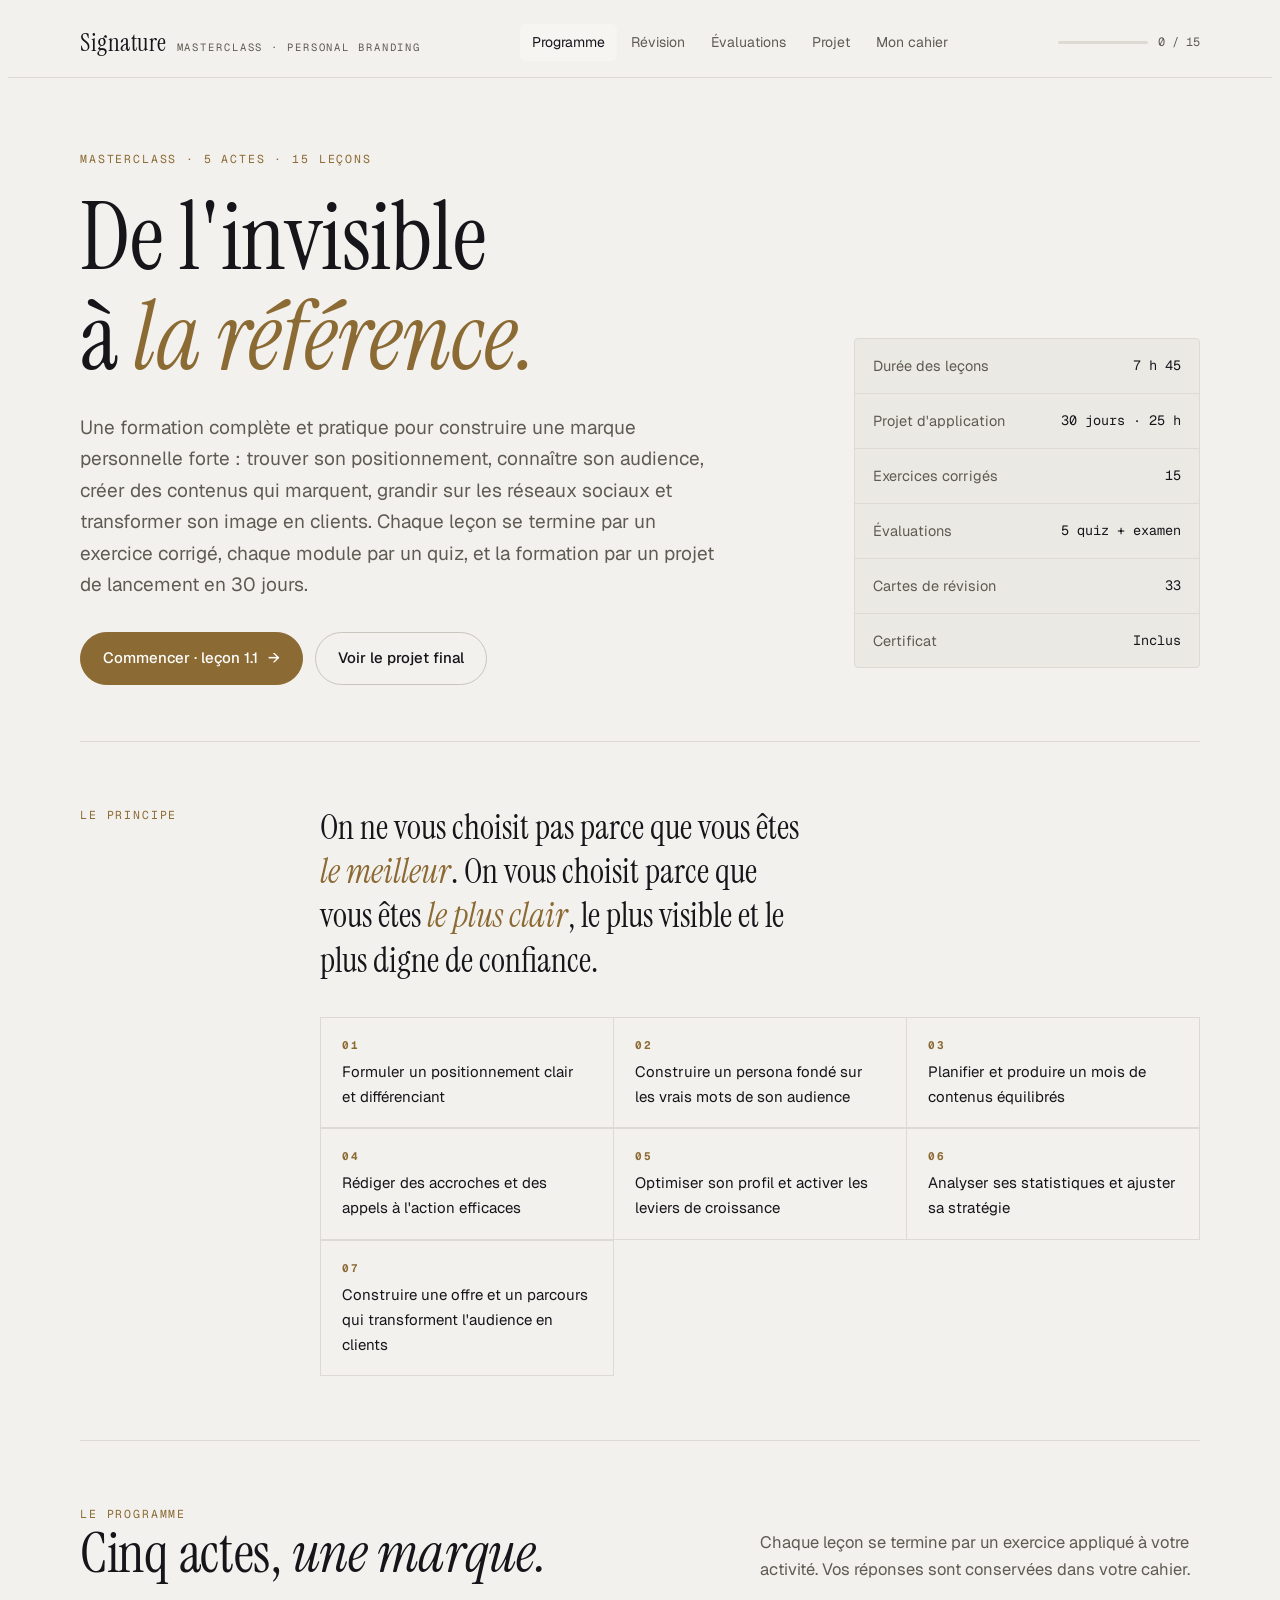
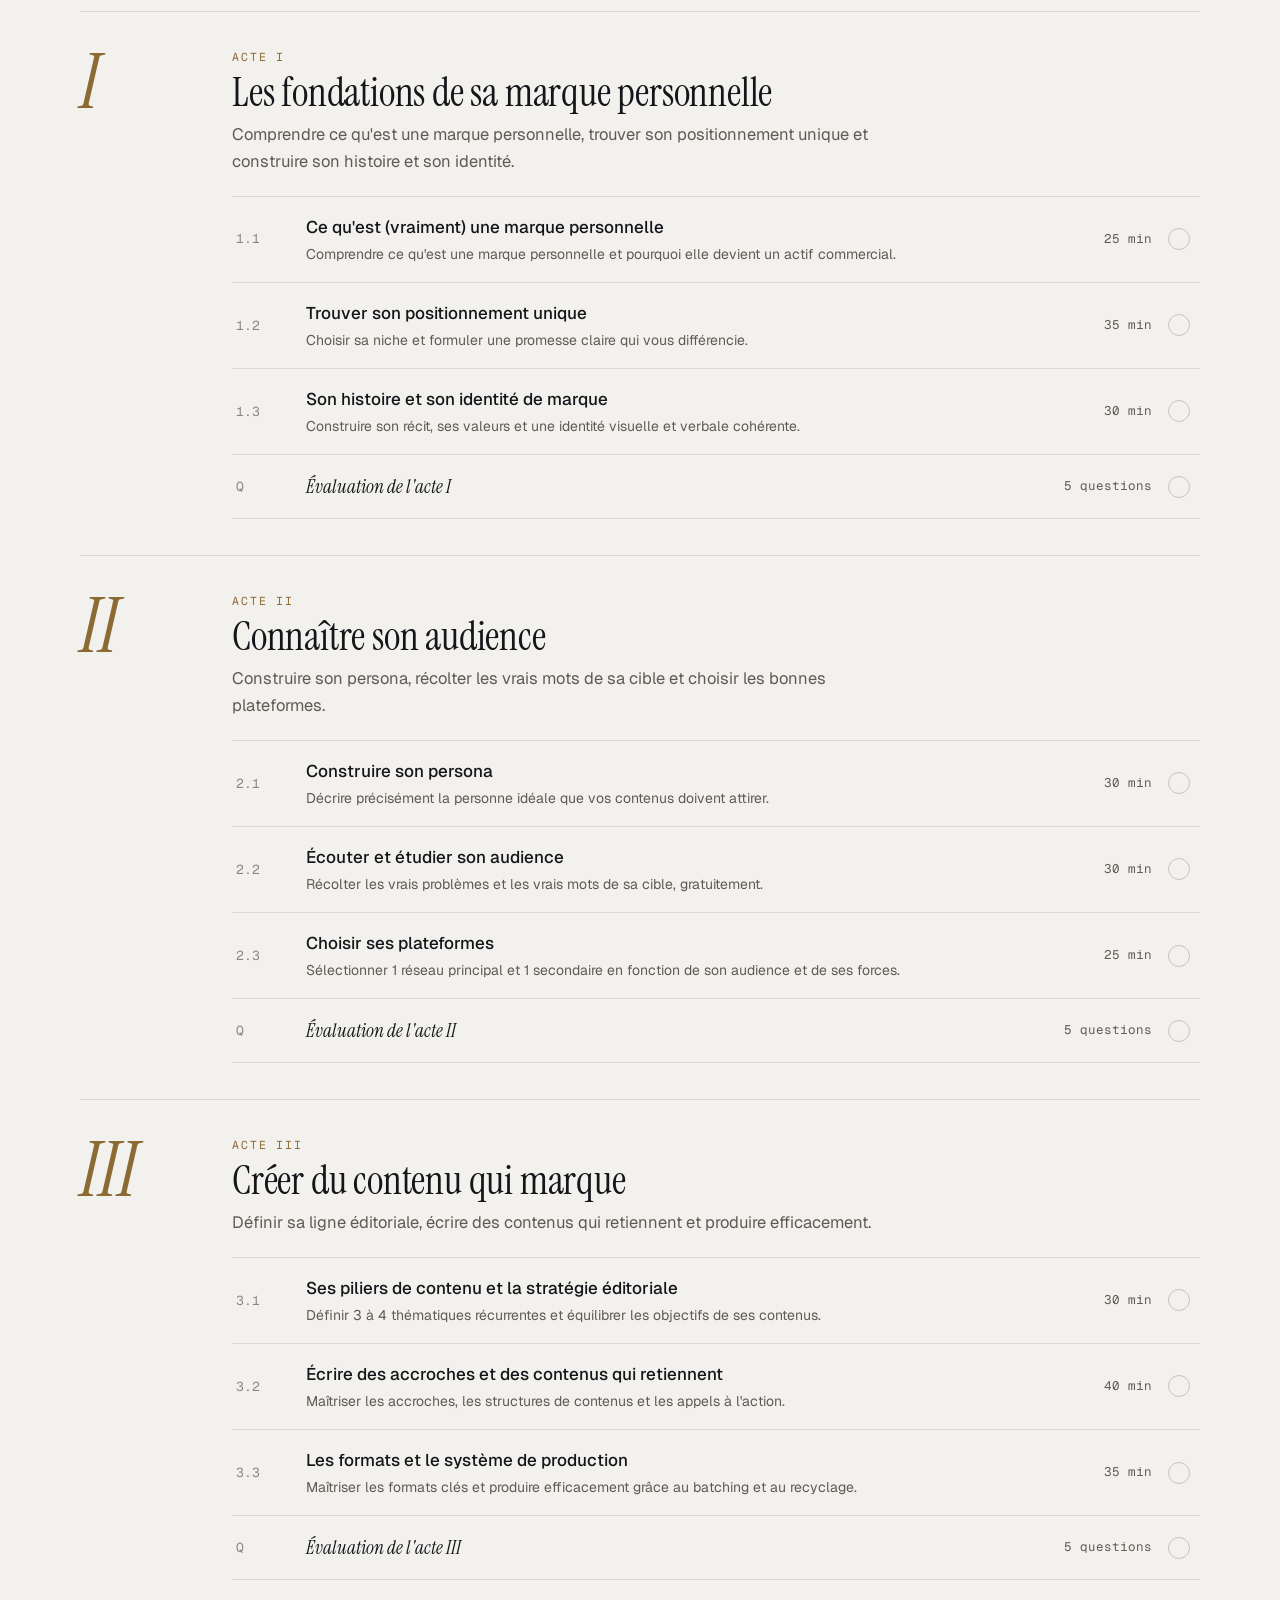
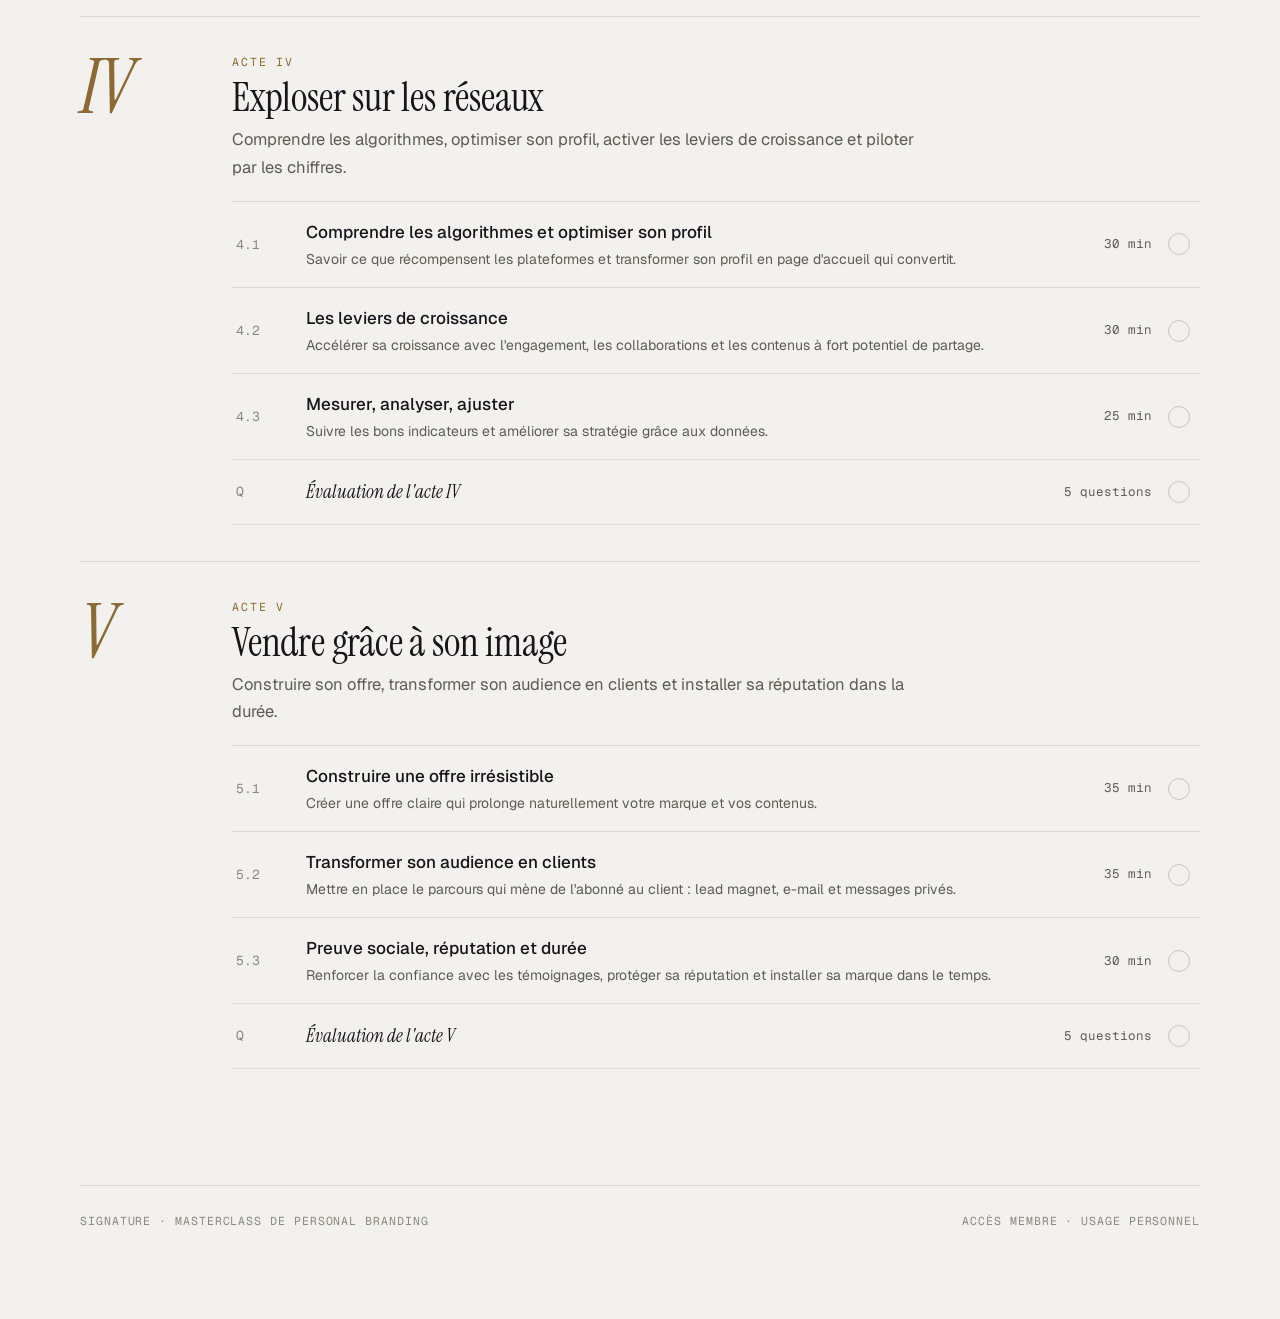
<file: exemples/signature-masterclass.html>
<title>Signature</title>
<link rel="preconnect" href="https://fonts.googleapis.com">
<link rel="stylesheet" href="https://fonts.googleapis.com/css2?family=Instrument+Serif:ital@0;1&family=Geist:wght@400;500;600&family=Geist+Mono:wght@400;500&display=swap">
<style>
:root{
  color-scheme:dark;
  --bg:#0c0c0e;--bg-2:#111114;--surface:#16161a;--surface-2:#1d1d22;--line:#2a2a31;--line-2:#3a3a43;
  --ink:#ece9e2;--muted:#9b978e;--faint:#6d6a64;
  --brass:#c9a36a;--brass-2:#e2c48f;--wine:#9b3443;--ok:#7fbf9a;--ko:#e0786f;
  --on-brass:#16130d;
  --serif:"Instrument Serif","Iowan Old Style","Palatino Linotype",Georgia,serif;
  --sans:"Geist",system-ui,-apple-system,"Segoe UI",sans-serif;
  --mono:"Geist Mono",ui-monospace,Menlo,monospace;
}
@media (prefers-color-scheme:light){:root:not([data-theme="dark"]){color-scheme:light;
  --bg:#f2f1ee;--bg-2:#ebe9e4;--surface:#ffffff;--surface-2:#f6f5f2;--line:#dddad3;--line-2:#c9c5bc;
  --ink:#15151a;--muted:#5f5b53;--faint:#8b877e;--brass:#8c6a33;--brass-2:#6f5224;--wine:#8a2a38;--ok:#2f7d55;--ko:#b3402f;--on-brass:#ffffff}}
:root[data-theme="light"]{color-scheme:light;
  --bg:#f2f1ee;--bg-2:#ebe9e4;--surface:#ffffff;--surface-2:#f6f5f2;--line:#dddad3;--line-2:#c9c5bc;
  --ink:#15151a;--muted:#5f5b53;--faint:#8b877e;--brass:#8c6a33;--brass-2:#6f5224;--wine:#8a2a38;--ok:#2f7d55;--ko:#b3402f;--on-brass:#ffffff}
*{box-sizing:border-box}
body{background:var(--bg);color:var(--ink);font:16.5px/1.65 var(--sans);padding-inline:20px;padding-block:0 80px;-webkit-font-smoothing:antialiased}
.wrap{max-width:1120px;margin:0 auto}
h1,h2,h3{font-family:var(--serif);font-weight:400;line-height:1.05;margin:0;text-wrap:balance;letter-spacing:-.005em}
h4{font-family:var(--sans);font-weight:600;margin:0}
em{font-style:italic}
a{color:inherit}
button{font:inherit;color:inherit;cursor:pointer}
:focus-visible{outline:2px solid var(--brass);outline-offset:3px;border-radius:4px}
.eyebrow{font-family:var(--mono);font-size:11.5px;letter-spacing:.16em;text-transform:uppercase;color:var(--brass)}
.muted{color:var(--muted)}
.rule{height:1px;background:var(--line);border:0;margin:0}

/* barre */
.top{position:sticky;top:env(safe-area-inset-top,0px);z-index:30;background:color-mix(in srgb,var(--bg) 90%,transparent);backdrop-filter:blur(12px);border-bottom:1px solid var(--line);margin-inline:-20px;padding-inline:20px}
.top .in{max-width:1120px;margin:0 auto;display:flex;align-items:center;justify-content:space-between;gap:16px;padding-block:14px;flex-wrap:wrap}
.mark{display:flex;align-items:baseline;gap:10px;text-decoration:none}
.mark b{font-family:var(--serif);font-size:25px;font-weight:400;letter-spacing:.02em}
.mark span{font-family:var(--mono);font-size:10.5px;letter-spacing:.18em;color:var(--muted);text-transform:uppercase}
.menu{display:flex;gap:2px;overflow-x:auto;max-width:100%}
.menu a{text-decoration:none;font-size:14px;color:var(--muted);padding:7px 12px;border-radius:6px;white-space:nowrap}
.menu a:hover{color:var(--ink)}
.menu a.on{color:var(--ink);background:var(--surface-2)}
.meter{display:flex;align-items:center;gap:10px;font-family:var(--mono);font-size:12px;color:var(--muted)}
.meter .bar{width:90px;height:3px;background:var(--line);border-radius:2px;overflow:hidden}
.meter .bar i{display:block;height:100%;background:var(--brass);width:0;transition:width .4s}

/* accueil */
.hero{padding-block:72px 56px;display:grid;grid-template-columns:minmax(0,1.35fr) minmax(0,.65fr);gap:56px;align-items:end;border-bottom:1px solid var(--line)}
.hero h1{font-size:clamp(46px,7.4vw,104px);margin:18px 0 26px}
.hero h1 em{color:var(--brass)}
.hero .lead{font-size:19px;color:var(--muted);max-width:50ch;margin:0 0 32px}
.btns{display:flex;gap:12px;flex-wrap:wrap}
.btn{display:inline-flex;align-items:center;gap:10px;border-radius:999px;padding:13px 22px;font-weight:500;font-size:15px;text-decoration:none;border:1px solid var(--line-2);background:transparent}
.btn.gold{background:var(--brass);border-color:var(--brass);color:var(--on-brass)}
.btn.gold:hover{background:var(--brass-2);border-color:var(--brass-2)}
.btn:hover{border-color:var(--brass)}
.facts{border:1px solid var(--line);border-radius:4px;background:var(--bg-2)}
.facts div{display:flex;justify-content:space-between;gap:12px;padding:15px 18px;border-bottom:1px solid var(--line);font-size:14.5px}
.facts div:last-child{border-bottom:0}
.facts dt{color:var(--muted)}
.facts dd{margin:0;font-family:var(--mono);font-size:13.5px;text-align:right}
.manifesto{display:grid;grid-template-columns:200px minmax(0,1fr);gap:40px;padding-block:64px;border-bottom:1px solid var(--line)}
.manifesto p{font-family:var(--serif);font-size:clamp(24px,3vw,34px);line-height:1.3;margin:0;max-width:30ch}
.manifesto p em{color:var(--brass)}
.outcomes{display:grid;grid-template-columns:repeat(auto-fit,minmax(240px,1fr));gap:0;border-left:1px solid var(--line);margin-top:34px}
.outcomes div{padding:18px 22px;border-right:1px solid var(--line);border-top:1px solid var(--line);border-bottom:1px solid var(--line);font-size:15px;margin-left:-1px}
.outcomes b{display:block;font-family:var(--mono);font-size:11px;color:var(--brass);letter-spacing:.14em;margin-bottom:6px}

.acts{padding-top:64px}
.acts-head{display:flex;justify-content:space-between;align-items:end;gap:20px;flex-wrap:wrap;margin-bottom:28px}
.acts-head h2{font-size:clamp(34px,4.5vw,56px)}
.act{display:grid;grid-template-columns:120px minmax(0,1fr);gap:32px;padding-block:36px;border-top:1px solid var(--line);scroll-margin-top:80px}
.act .num{font-family:var(--serif);font-style:italic;font-size:76px;line-height:.9;color:var(--brass)}
.act h3{font-size:clamp(28px,3.4vw,40px);margin:4px 0 8px}
.act .sum{color:var(--muted);max-width:62ch;margin:0 0 20px}
.rows{border-top:1px solid var(--line)}
.row{display:grid;grid-template-columns:54px minmax(0,1fr) auto 28px;gap:16px;align-items:center;padding:16px 4px;border-bottom:1px solid var(--line);text-decoration:none;transition:background .2s,padding .2s}
.row:hover{background:var(--bg-2);padding-inline:12px}
.row .k{font-family:var(--mono);font-size:13px;color:var(--faint)}
.row .t{font-size:17px;font-weight:500}
.row .t small{display:block;font-weight:400;font-size:14px;color:var(--muted);margin-top:2px}
.row .d{font-family:var(--mono);font-size:12.5px;color:var(--muted);white-space:nowrap}
.check{width:22px;height:22px;border-radius:50%;border:1px solid var(--line-2);display:grid;place-items:center;font-size:11px}
.done .check{background:var(--brass);border-color:var(--brass);color:var(--on-brass)}
.row.quiz .t{font-family:var(--serif);font-style:italic;font-size:19px;font-weight:400}

/* leçon */
.lesson{display:grid;grid-template-columns:minmax(0,1fr) 270px;gap:64px;padding-top:48px;align-items:start}
.lhead{padding-bottom:30px;border-bottom:1px solid var(--line);margin-bottom:32px}
.lhead h1{font-size:clamp(40px,5.6vw,72px);margin:14px 0 18px}
.lmeta{display:flex;gap:22px;flex-wrap:wrap;font-family:var(--mono);font-size:12.5px;color:var(--muted)}
.objs{list-style:none;margin:26px 0 0;padding:0;display:grid;gap:10px}
.objs li{display:grid;grid-template-columns:36px minmax(0,1fr);font-size:16px}
.objs li span{font-family:var(--mono);font-size:12px;color:var(--brass);padding-top:3px}
.prose{max-width:68ch}
.prose>*:first-child{margin-top:0}
.prose p,.prose li{font-size:17.5px}
.prose h2{font-size:34px;margin:52px 0 16px;scroll-margin-top:90px}
.prose h3{font-family:var(--sans);font-size:17px;font-weight:600;margin:28px 0 8px}
.prose strong{color:var(--ink);font-weight:600}
.prose ul,.prose ol{padding-left:22px}
.prose li::marker{color:var(--brass)}
.prose table{border-collapse:collapse;width:100%;margin:22px 0;font-size:15px;display:block;overflow-x:auto}
.prose th{text-align:left;font-family:var(--mono);font-size:11.5px;letter-spacing:.1em;text-transform:uppercase;color:var(--muted);font-weight:500;border-bottom:1px solid var(--line-2);padding:10px 14px 10px 0}
.prose td{border-bottom:1px solid var(--line);padding:12px 14px 12px 0;vertical-align:top}
.prose blockquote{margin:26px 0;padding:0 0 0 24px;border-left:1px solid var(--brass);font-family:var(--serif);font-size:24px;line-height:1.35;color:var(--ink)}
.prose blockquote p{font-size:inherit;margin:0}
.prose code{font-family:var(--mono);font-size:.85em;color:var(--brass-2)}
.lead-p{font-family:var(--serif);font-size:26px!important;line-height:1.4;color:var(--ink)}
.lead-p p{font-size:inherit!important;margin:0}
.case{margin:36px 0;padding:28px 30px;background:var(--surface);border:1px solid var(--line);border-radius:4px}
.case .eyebrow{display:block;margin-bottom:10px}
.case h3{font-family:var(--serif);font-weight:400;font-size:26px;margin:0 0 10px}
.keys{margin:20px 0;border-top:1px solid var(--line)}
.keys div{display:grid;grid-template-columns:46px minmax(0,1fr);padding:16px 0;border-bottom:1px solid var(--line);font-size:17px}
.keys b{font-family:var(--serif);font-style:italic;font-weight:400;font-size:24px;color:var(--brass);line-height:1}
.pitfalls{display:grid;gap:8px;margin:14px 0}
.pitfalls div{display:grid;grid-template-columns:24px minmax(0,1fr);font-size:16px;color:var(--muted)}
.pitfalls div::before{content:"—";color:var(--wine)}
.work{margin:40px 0;border:1px solid var(--line-2);border-radius:4px;background:var(--bg-2)}
.work .wh{display:flex;justify-content:space-between;gap:12px;flex-wrap:wrap;align-items:baseline;padding:22px 26px;border-bottom:1px solid var(--line)}
.work .wh h3{font-size:28px}
.work .wb{padding:22px 26px}
.work textarea{width:100%;min-height:170px;margin-top:14px;background:var(--surface);color:var(--ink);border:1px solid var(--line-2);border-radius:4px;padding:14px 16px;font:15.5px/1.6 var(--sans);resize:vertical}
.work textarea:focus{border-color:var(--brass);outline:none}
.saved{font-family:var(--mono);font-size:11.5px;color:var(--faint);margin-top:8px;min-height:1.2em}
.sol{margin-top:18px;padding-top:18px;border-top:1px dashed var(--line-2)}
.link{background:none;border:0;padding:0;color:var(--brass);font-weight:500;text-decoration:underline;text-underline-offset:4px}
.refs{display:grid;gap:0;border-top:1px solid var(--line)}
.refs div{display:grid;grid-template-columns:110px minmax(0,1fr);gap:16px;padding:14px 0;border-bottom:1px solid var(--line);font-size:15.5px}
.refs i{font-style:normal;font-family:var(--mono);font-size:11px;letter-spacing:.12em;text-transform:uppercase;color:var(--muted);padding-top:3px}
.finish{display:flex;justify-content:space-between;align-items:center;gap:16px;flex-wrap:wrap;margin-top:48px;padding:26px 0;border-block:1px solid var(--line)}
.pager{display:grid;grid-template-columns:1fr 1fr;gap:0;margin-top:0}
.pager a{padding:22px 0;text-decoration:none;font-family:var(--serif);font-size:22px;line-height:1.2}
.pager a small{display:block;font-family:var(--mono);font-size:11px;letter-spacing:.14em;text-transform:uppercase;color:var(--muted);margin-bottom:6px}
.pager a.next{text-align:right;grid-column:2}
.aside{position:sticky;top:92px;display:grid;gap:28px;font-size:14px}
.aside ol{list-style:none;margin:10px 0 0;padding:0;border-left:1px solid var(--line)}
.aside ol a{display:block;padding:6px 0 6px 14px;text-decoration:none;color:var(--muted);margin-left:-1px;border-left:1px solid transparent}
.aside ol a:hover{color:var(--ink);border-left-color:var(--brass)}
.aside ol a.cur{color:var(--ink);border-left-color:var(--brass)}

/* révision */
.page-head{padding-block:56px 30px;border-bottom:1px solid var(--line);margin-bottom:30px;display:flex;justify-content:space-between;align-items:end;gap:20px;flex-wrap:wrap}
.page-head h1{font-size:clamp(40px,5.5vw,68px);margin-top:12px}
.page-head p{margin:10px 0 0;color:var(--muted);max-width:56ch}
.seg{display:flex;border:1px solid var(--line-2);border-radius:999px;padding:3px;gap:2px;flex-wrap:wrap}
.seg button{border:0;background:none;border-radius:999px;padding:7px 14px;font-size:14px;color:var(--muted)}
.seg button.on{background:var(--ink);color:var(--bg)}
.deck{display:grid;grid-template-columns:repeat(auto-fill,minmax(250px,1fr));gap:18px}
.flip{perspective:1200px;height:250px;border:0;background:none;padding:0;text-align:left}
.flip .in{position:relative;width:100%;height:100%;transition:transform .7s cubic-bezier(.2,.8,.2,1);transform-style:preserve-3d}
.flip.on .in{transform:rotateY(180deg)}
.flip .f,.flip .b{position:absolute;inset:0;backface-visibility:hidden;border-radius:4px;padding:22px;display:flex;flex-direction:column;overflow:hidden;border:1px solid var(--line)}
.flip .f{background:var(--surface);justify-content:space-between}
.flip .f h4{font-family:var(--serif);font-weight:400;font-size:28px;line-height:1.1}
.flip .f .foot{display:flex;justify-content:space-between;font-family:var(--mono);font-size:11px;color:var(--faint);letter-spacing:.1em;text-transform:uppercase}
.flip .b{background:var(--brass);color:var(--on-brass);transform:rotateY(180deg);font-size:15.5px;overflow:auto;border-color:var(--brass)}
.flip .b ul{margin:0;padding-left:18px}

/* évaluations */
.eval{display:grid;grid-template-columns:260px minmax(0,1fr);gap:48px;align-items:start}
.qnav{border-top:1px solid var(--line)}
.qnav button{display:grid;grid-template-columns:40px minmax(0,1fr) auto;gap:10px;width:100%;text-align:left;border:0;border-bottom:1px solid var(--line);background:none;padding:14px 4px;font-size:15px;align-items:center}
.qnav button .n{font-family:var(--serif);font-style:italic;font-size:22px;color:var(--brass)}
.qnav button small{display:block;color:var(--muted);font-size:13px}
.qnav button .s{font-family:var(--mono);font-size:12px;color:var(--muted)}
.qnav button.on{background:var(--bg-2)}
.qbox{border:1px solid var(--line);background:var(--bg-2);border-radius:4px;padding:36px}
.qsteps{display:flex;gap:4px;margin-bottom:30px}
.qsteps i{flex:1;height:2px;background:var(--line-2)}
.qsteps i.ok{background:var(--ok)}.qsteps i.ko{background:var(--ko)}.qsteps i.cur{background:var(--brass)}
.qbox h2{font-size:clamp(26px,3vw,36px);line-height:1.15}
.opts{display:grid;gap:10px;margin-top:26px}
.opt{display:grid;grid-template-columns:34px minmax(0,1fr);gap:12px;align-items:center;text-align:left;border:1px solid var(--line-2);background:var(--surface);border-radius:4px;padding:15px 16px;font-size:16px}
.opt .l{font-family:var(--mono);font-size:12px;color:var(--muted);width:26px;height:26px;border:1px solid var(--line-2);border-radius:50%;display:grid;place-items:center}
.opt:hover:not([disabled]){border-color:var(--brass)}
.opt.sel{border-color:var(--brass);box-shadow:inset 0 0 0 1px var(--brass)}
.opt.good{border-color:var(--ok);box-shadow:inset 0 0 0 1px var(--ok)}
.opt.bad{border-color:var(--ko);box-shadow:inset 0 0 0 1px var(--ko)}
.expl{margin-top:22px;padding-left:18px;border-left:1px solid var(--brass);color:var(--muted);font-size:16px}
.expl b{color:var(--ink)}
.qfoot{display:flex;justify-content:space-between;align-items:center;gap:12px;margin-top:30px;flex-wrap:wrap}
.result{text-align:center;padding:20px 0}
.result .big{font-family:var(--serif);font-size:120px;line-height:1;font-variant-numeric:tabular-nums}
.result .big.ok{color:var(--brass)}

/* cahier + certificat */
.book{display:grid;gap:0;border-top:1px solid var(--line)}
.entry{display:grid;grid-template-columns:70px minmax(0,1fr);gap:20px;padding:22px 0;border-bottom:1px solid var(--line)}
.entry .k{font-family:var(--serif);font-style:italic;font-size:28px;color:var(--brass);line-height:1}
.entry h4{font-size:16px;margin-bottom:6px}
.entry pre{white-space:pre-wrap;font:15px/1.6 var(--sans);margin:0;color:var(--ink)}
.entry .empty{color:var(--faint);font-style:italic}
.cert{margin-top:56px;border:1px solid var(--brass);padding:10px;border-radius:2px}
.cert .in{border:1px solid color-mix(in srgb,var(--brass) 45%,transparent);padding:clamp(24px,5vw,56px);text-align:center;background:radial-gradient(circle at 50% 0%,color-mix(in srgb,var(--brass) 12%,transparent),transparent 60%)}
.cert h2{font-size:clamp(34px,5vw,60px);margin:14px 0}
.cert .name{font-family:var(--serif);font-style:italic;font-size:clamp(30px,4.5vw,48px);color:var(--brass);border-bottom:1px solid var(--line-2);display:inline-block;min-width:min(420px,80%);padding:4px 10px;margin:10px 0 18px}
.cert input{background:transparent;border:1px solid var(--line-2);color:var(--ink);border-radius:999px;padding:10px 16px;font:15px var(--sans);width:min(320px,100%)}
.cert .reqs{display:flex;justify-content:center;gap:10px;flex-wrap:wrap;margin-top:22px}
.cert .reqs span{font-family:var(--mono);font-size:12px;padding:5px 12px;border:1px solid var(--line-2);border-radius:999px;color:var(--muted)}
.cert .reqs span.ok{border-color:var(--brass);color:var(--brass)}

/* projet */
.cal{display:grid;grid-template-columns:repeat(15,1fr);gap:4px;margin:10px 0 8px}
.cal i{aspect-ratio:1;display:grid;place-items:center;font-family:var(--mono);font-style:normal;font-size:11px;border:1px solid var(--line);color:var(--muted);border-radius:2px}
.cal i.a{background:var(--brass);color:var(--on-brass);border-color:var(--brass)}
.cal i.b{background:color-mix(in srgb,var(--brass) 55%,var(--bg));color:var(--ink);border-color:transparent}
.cal i.c{background:color-mix(in srgb,var(--brass) 22%,var(--bg));color:var(--ink);border-color:transparent}
.cal i.d{background:var(--wine);color:#fff;border-color:var(--wine)}
.legend{display:flex;gap:18px;flex-wrap:wrap;font-family:var(--mono);font-size:11.5px;color:var(--muted);margin-bottom:34px}
.legend i{display:inline-block;width:10px;height:10px;margin-right:6px;vertical-align:-1px}
.steps{border-top:1px solid var(--line)}
.steps div{display:grid;grid-template-columns:160px minmax(0,1fr);gap:24px;padding:16px 0;border-bottom:1px solid var(--line)}
.steps b{font-family:var(--mono);font-weight:400;font-size:12.5px;color:var(--brass);padding-top:3px}
.cols{display:grid;grid-template-columns:1fr 1fr;gap:56px;margin-top:56px}
.cols h3{font-size:32px;margin-bottom:16px}
.rub div{padding:14px 0;border-bottom:1px solid var(--line)}
.rub .top2{display:flex;justify-content:space-between;gap:10px}
.rub .top2 b{font-weight:600}
.rub .top2 span{font-family:var(--serif);font-size:24px;color:var(--brass);line-height:1}
.rub p{margin:4px 0 8px;color:var(--muted);font-size:14.5px}
.rub .bar{height:2px;background:var(--line)}
.rub .bar i{display:block;height:100%;background:var(--brass)}
.dl{list-style:none;margin:0;padding:0;border-top:1px solid var(--line)}
.dl li{padding:13px 0 13px 28px;border-bottom:1px solid var(--line);position:relative;font-size:15.5px}
.dl li::before{content:"";position:absolute;left:4px;top:21px;width:9px;height:9px;border:1px solid var(--brass);transform:rotate(45deg)}
.faq details{border-bottom:1px solid var(--line);padding:18px 0}
.faq summary{cursor:pointer;font-family:var(--serif);font-size:23px;list-style:none;display:flex;justify-content:space-between;gap:12px}
.faq summary::after{content:"+";color:var(--brass);font-family:var(--sans)}
.faq details[open] summary::after{content:"–"}
.faq summary::-webkit-details-marker{display:none}
.foot{margin-top:80px;padding-top:26px;border-top:1px solid var(--line);display:flex;justify-content:space-between;gap:12px;flex-wrap:wrap;font-family:var(--mono);font-size:11.5px;color:var(--faint);letter-spacing:.08em;text-transform:uppercase}

@media (max-width:900px){
  .hero,.manifesto,.lesson,.eval,.cols{grid-template-columns:minmax(0,1fr)}
  .aside{position:static}.act{grid-template-columns:minmax(0,1fr);gap:6px}.act .num{font-size:56px}
  .steps div{grid-template-columns:minmax(0,1fr);gap:4px}.cal{grid-template-columns:repeat(10,1fr)}
}
@media (max-width:560px){
  .top{position:static}.menu{order:3;width:100%}.row{grid-template-columns:40px minmax(0,1fr) 24px}.row .d{display:none}
  .qbox{padding:22px}.pager{grid-template-columns:1fr}.pager a.next{grid-column:1;text-align:left}.refs div{grid-template-columns:minmax(0,1fr);gap:2px}
  .entry{grid-template-columns:minmax(0,1fr);gap:6px}
}
@media (prefers-reduced-motion:reduce){*{transition:none!important}}
</style>

<header class="top"><div class="in">
  <a class="mark" href="#accueil"><b>Signature</b><span>Masterclass · Personal branding</span></a>
  <nav class="menu" id="menu">
    <a href="#accueil" data-v="accueil">Programme</a>
    <a href="#revision" data-v="revision">Révision</a>
    <a href="#evaluations" data-v="evaluations">Évaluations</a>
    <a href="#projet" data-v="projet">Projet</a>
    <a href="#cahier" data-v="cahier">Mon cahier</a>
  </nav>
  <div class="meter"><div class="bar"><i id="meter"></i></div><span id="meter-t">0 / 15</span></div>
</div></header>
<div class="wrap"><main id="app"><p style="padding:60px 0;color:var(--muted)">Chargement du programme…</p></main>
<footer class="foot"><span>Signature · Masterclass de personal branding</span><span>Accès membre · Usage personnel</span></footer></div>

<script>/**
 * marked v12.0.2 - a markdown parser
 * Copyright (c) 2011-2024, Christopher Jeffrey. (MIT Licensed)
 * https://github.com/markedjs/marked
 */
!function(e,t){"object"==typeof exports&&"undefined"!=typeof module?t(exports):"function"==typeof define&&define.amd?define(["exports"],t):t((e="undefined"!=typeof globalThis?globalThis:e||self).marked={})}(this,(function(e){"use strict";function t(){return{async:!1,breaks:!1,extensions:null,gfm:!0,hooks:null,pedantic:!1,renderer:null,silent:!1,tokenizer:null,walkTokens:null}}function n(t){e.defaults=t}e.defaults={async:!1,breaks:!1,extensions:null,gfm:!0,hooks:null,pedantic:!1,renderer:null,silent:!1,tokenizer:null,walkTokens:null};const s=/[&<>"']/,r=new RegExp(s.source,"g"),i=/[<>"']|&(?!(#\d{1,7}|#[Xx][a-fA-F0-9]{1,6}|\w+);)/,l=new RegExp(i.source,"g"),o={"&":"&amp;","<":"&lt;",">":"&gt;",'"':"&quot;","'":"&#39;"},a=e=>o[e];function c(e,t){if(t){if(s.test(e))return e.replace(r,a)}else if(i.test(e))return e.replace(l,a);return e}const h=/&(#(?:\d+)|(?:#x[0-9A-Fa-f]+)|(?:\w+));?/gi;function p(e){return e.replace(h,((e,t)=>"colon"===(t=t.toLowerCase())?":":"#"===t.charAt(0)?"x"===t.charAt(1)?String.fromCharCode(parseInt(t.substring(2),16)):String.fromCharCode(+t.substring(1)):""))}const u=/(^|[^\[])\^/g;function k(e,t){let n="string"==typeof e?e:e.source;t=t||"";const s={replace:(e,t)=>{let r="string"==typeof t?t:t.source;return r=r.replace(u,"$1"),n=n.replace(e,r),s},getRegex:()=>new RegExp(n,t)};return s}function g(e){try{e=encodeURI(e).replace(/%25/g,"%")}catch(e){return null}return e}const f={exec:()=>null};function d(e,t){const n=e.replace(/\|/g,((e,t,n)=>{let s=!1,r=t;for(;--r>=0&&"\\"===n[r];)s=!s;return s?"|":" |"})).split(/ \|/);let s=0;if(n[0].trim()||n.shift(),n.length>0&&!n[n.length-1].trim()&&n.pop(),t)if(n.length>t)n.splice(t);else for(;n.length<t;)n.push("");for(;s<n.length;s++)n[s]=n[s].trim().replace(/\\\|/g,"|");return n}function x(e,t,n){const s=e.length;if(0===s)return"";let r=0;for(;r<s;){const i=e.charAt(s-r-1);if(i!==t||n){if(i===t||!n)break;r++}else r++}return e.slice(0,s-r)}function b(e,t,n,s){const r=t.href,i=t.title?c(t.title):null,l=e[1].replace(/\\([\[\]])/g,"$1");if("!"!==e[0].charAt(0)){s.state.inLink=!0;const e={type:"link",raw:n,href:r,title:i,text:l,tokens:s.inlineTokens(l)};return s.state.inLink=!1,e}return{type:"image",raw:n,href:r,title:i,text:c(l)}}class w{options;rules;lexer;constructor(t){this.options=t||e.defaults}space(e){const t=this.rules.block.newline.exec(e);if(t&&t[0].length>0)return{type:"space",raw:t[0]}}code(e){const t=this.rules.block.code.exec(e);if(t){const e=t[0].replace(/^ {1,4}/gm,"");return{type:"code",raw:t[0],codeBlockStyle:"indented",text:this.options.pedantic?e:x(e,"\n")}}}fences(e){const t=this.rules.block.fences.exec(e);if(t){const e=t[0],n=function(e,t){const n=e.match(/^(\s+)(?:```)/);if(null===n)return t;const s=n[1];return t.split("\n").map((e=>{const t=e.match(/^\s+/);if(null===t)return e;const[n]=t;return n.length>=s.length?e.slice(s.length):e})).join("\n")}(e,t[3]||"");return{type:"code",raw:e,lang:t[2]?t[2].trim().replace(this.rules.inline.anyPunctuation,"$1"):t[2],text:n}}}heading(e){const t=this.rules.block.heading.exec(e);if(t){let e=t[2].trim();if(/#$/.test(e)){const t=x(e,"#");this.options.pedantic?e=t.trim():t&&!/ $/.test(t)||(e=t.trim())}return{type:"heading",raw:t[0],depth:t[1].length,text:e,tokens:this.lexer.inline(e)}}}hr(e){const t=this.rules.block.hr.exec(e);if(t)return{type:"hr",raw:t[0]}}blockquote(e){const t=this.rules.block.blockquote.exec(e);if(t){let e=t[0].replace(/\n {0,3}((?:=+|-+) *)(?=\n|$)/g,"\n    $1");e=x(e.replace(/^ *>[ \t]?/gm,""),"\n");const n=this.lexer.state.top;this.lexer.state.top=!0;const s=this.lexer.blockTokens(e);return this.lexer.state.top=n,{type:"blockquote",raw:t[0],tokens:s,text:e}}}list(e){let t=this.rules.block.list.exec(e);if(t){let n=t[1].trim();const s=n.length>1,r={type:"list",raw:"",ordered:s,start:s?+n.slice(0,-1):"",loose:!1,items:[]};n=s?`\\d{1,9}\\${n.slice(-1)}`:`\\${n}`,this.options.pedantic&&(n=s?n:"[*+-]");const i=new RegExp(`^( {0,3}${n})((?:[\t ][^\\n]*)?(?:\\n|$))`);let l="",o="",a=!1;for(;e;){let n=!1;if(!(t=i.exec(e)))break;if(this.rules.block.hr.test(e))break;l=t[0],e=e.substring(l.length);let s=t[2].split("\n",1)[0].replace(/^\t+/,(e=>" ".repeat(3*e.length))),c=e.split("\n",1)[0],h=0;this.options.pedantic?(h=2,o=s.trimStart()):(h=t[2].search(/[^ ]/),h=h>4?1:h,o=s.slice(h),h+=t[1].length);let p=!1;if(!s&&/^ *$/.test(c)&&(l+=c+"\n",e=e.substring(c.length+1),n=!0),!n){const t=new RegExp(`^ {0,${Math.min(3,h-1)}}(?:[*+-]|\\d{1,9}[.)])((?:[ \t][^\\n]*)?(?:\\n|$))`),n=new RegExp(`^ {0,${Math.min(3,h-1)}}((?:- *){3,}|(?:_ *){3,}|(?:\\* *){3,})(?:\\n+|$)`),r=new RegExp(`^ {0,${Math.min(3,h-1)}}(?:\`\`\`|~~~)`),i=new RegExp(`^ {0,${Math.min(3,h-1)}}#`);for(;e;){const a=e.split("\n",1)[0];if(c=a,this.options.pedantic&&(c=c.replace(/^ {1,4}(?=( {4})*[^ ])/g,"  ")),r.test(c))break;if(i.test(c))break;if(t.test(c))break;if(n.test(e))break;if(c.search(/[^ ]/)>=h||!c.trim())o+="\n"+c.slice(h);else{if(p)break;if(s.search(/[^ ]/)>=4)break;if(r.test(s))break;if(i.test(s))break;if(n.test(s))break;o+="\n"+c}p||c.trim()||(p=!0),l+=a+"\n",e=e.substring(a.length+1),s=c.slice(h)}}r.loose||(a?r.loose=!0:/\n *\n *$/.test(l)&&(a=!0));let u,k=null;this.options.gfm&&(k=/^\[[ xX]\] /.exec(o),k&&(u="[ ] "!==k[0],o=o.replace(/^\[[ xX]\] +/,""))),r.items.push({type:"list_item",raw:l,task:!!k,checked:u,loose:!1,text:o,tokens:[]}),r.raw+=l}r.items[r.items.length-1].raw=l.trimEnd(),r.items[r.items.length-1].text=o.trimEnd(),r.raw=r.raw.trimEnd();for(let e=0;e<r.items.length;e++)if(this.lexer.state.top=!1,r.items[e].tokens=this.lexer.blockTokens(r.items[e].text,[]),!r.loose){const t=r.items[e].tokens.filter((e=>"space"===e.type)),n=t.length>0&&t.some((e=>/\n.*\n/.test(e.raw)));r.loose=n}if(r.loose)for(let e=0;e<r.items.length;e++)r.items[e].loose=!0;return r}}html(e){const t=this.rules.block.html.exec(e);if(t){return{type:"html",block:!0,raw:t[0],pre:"pre"===t[1]||"script"===t[1]||"style"===t[1],text:t[0]}}}def(e){const t=this.rules.block.def.exec(e);if(t){const e=t[1].toLowerCase().replace(/\s+/g," "),n=t[2]?t[2].replace(/^<(.*)>$/,"$1").replace(this.rules.inline.anyPunctuation,"$1"):"",s=t[3]?t[3].substring(1,t[3].length-1).replace(this.rules.inline.anyPunctuation,"$1"):t[3];return{type:"def",tag:e,raw:t[0],href:n,title:s}}}table(e){const t=this.rules.block.table.exec(e);if(!t)return;if(!/[:|]/.test(t[2]))return;const n=d(t[1]),s=t[2].replace(/^\||\| *$/g,"").split("|"),r=t[3]&&t[3].trim()?t[3].replace(/\n[ \t]*$/,"").split("\n"):[],i={type:"table",raw:t[0],header:[],align:[],rows:[]};if(n.length===s.length){for(const e of s)/^ *-+: *$/.test(e)?i.align.push("right"):/^ *:-+: *$/.test(e)?i.align.push("center"):/^ *:-+ *$/.test(e)?i.align.push("left"):i.align.push(null);for(const e of n)i.header.push({text:e,tokens:this.lexer.inline(e)});for(const e of r)i.rows.push(d(e,i.header.length).map((e=>({text:e,tokens:this.lexer.inline(e)}))));return i}}lheading(e){const t=this.rules.block.lheading.exec(e);if(t)return{type:"heading",raw:t[0],depth:"="===t[2].charAt(0)?1:2,text:t[1],tokens:this.lexer.inline(t[1])}}paragraph(e){const t=this.rules.block.paragraph.exec(e);if(t){const e="\n"===t[1].charAt(t[1].length-1)?t[1].slice(0,-1):t[1];return{type:"paragraph",raw:t[0],text:e,tokens:this.lexer.inline(e)}}}text(e){const t=this.rules.block.text.exec(e);if(t)return{type:"text",raw:t[0],text:t[0],tokens:this.lexer.inline(t[0])}}escape(e){const t=this.rules.inline.escape.exec(e);if(t)return{type:"escape",raw:t[0],text:c(t[1])}}tag(e){const t=this.rules.inline.tag.exec(e);if(t)return!this.lexer.state.inLink&&/^<a /i.test(t[0])?this.lexer.state.inLink=!0:this.lexer.state.inLink&&/^<\/a>/i.test(t[0])&&(this.lexer.state.inLink=!1),!this.lexer.state.inRawBlock&&/^<(pre|code|kbd|script)(\s|>)/i.test(t[0])?this.lexer.state.inRawBlock=!0:this.lexer.state.inRawBlock&&/^<\/(pre|code|kbd|script)(\s|>)/i.test(t[0])&&(this.lexer.state.inRawBlock=!1),{type:"html",raw:t[0],inLink:this.lexer.state.inLink,inRawBlock:this.lexer.state.inRawBlock,block:!1,text:t[0]}}link(e){const t=this.rules.inline.link.exec(e);if(t){const e=t[2].trim();if(!this.options.pedantic&&/^</.test(e)){if(!/>$/.test(e))return;const t=x(e.slice(0,-1),"\\");if((e.length-t.length)%2==0)return}else{const e=function(e,t){if(-1===e.indexOf(t[1]))return-1;let n=0;for(let s=0;s<e.length;s++)if("\\"===e[s])s++;else if(e[s]===t[0])n++;else if(e[s]===t[1]&&(n--,n<0))return s;return-1}(t[2],"()");if(e>-1){const n=(0===t[0].indexOf("!")?5:4)+t[1].length+e;t[2]=t[2].substring(0,e),t[0]=t[0].substring(0,n).trim(),t[3]=""}}let n=t[2],s="";if(this.options.pedantic){const e=/^([^'"]*[^\s])\s+(['"])(.*)\2/.exec(n);e&&(n=e[1],s=e[3])}else s=t[3]?t[3].slice(1,-1):"";return n=n.trim(),/^</.test(n)&&(n=this.options.pedantic&&!/>$/.test(e)?n.slice(1):n.slice(1,-1)),b(t,{href:n?n.replace(this.rules.inline.anyPunctuation,"$1"):n,title:s?s.replace(this.rules.inline.anyPunctuation,"$1"):s},t[0],this.lexer)}}reflink(e,t){let n;if((n=this.rules.inline.reflink.exec(e))||(n=this.rules.inline.nolink.exec(e))){const e=t[(n[2]||n[1]).replace(/\s+/g," ").toLowerCase()];if(!e){const e=n[0].charAt(0);return{type:"text",raw:e,text:e}}return b(n,e,n[0],this.lexer)}}emStrong(e,t,n=""){let s=this.rules.inline.emStrongLDelim.exec(e);if(!s)return;if(s[3]&&n.match(/[\p{L}\p{N}]/u))return;if(!(s[1]||s[2]||"")||!n||this.rules.inline.punctuation.exec(n)){const n=[...s[0]].length-1;let r,i,l=n,o=0;const a="*"===s[0][0]?this.rules.inline.emStrongRDelimAst:this.rules.inline.emStrongRDelimUnd;for(a.lastIndex=0,t=t.slice(-1*e.length+n);null!=(s=a.exec(t));){if(r=s[1]||s[2]||s[3]||s[4]||s[5]||s[6],!r)continue;if(i=[...r].length,s[3]||s[4]){l+=i;continue}if((s[5]||s[6])&&n%3&&!((n+i)%3)){o+=i;continue}if(l-=i,l>0)continue;i=Math.min(i,i+l+o);const t=[...s[0]][0].length,a=e.slice(0,n+s.index+t+i);if(Math.min(n,i)%2){const e=a.slice(1,-1);return{type:"em",raw:a,text:e,tokens:this.lexer.inlineTokens(e)}}const c=a.slice(2,-2);return{type:"strong",raw:a,text:c,tokens:this.lexer.inlineTokens(c)}}}}codespan(e){const t=this.rules.inline.code.exec(e);if(t){let e=t[2].replace(/\n/g," ");const n=/[^ ]/.test(e),s=/^ /.test(e)&&/ $/.test(e);return n&&s&&(e=e.substring(1,e.length-1)),e=c(e,!0),{type:"codespan",raw:t[0],text:e}}}br(e){const t=this.rules.inline.br.exec(e);if(t)return{type:"br",raw:t[0]}}del(e){const t=this.rules.inline.del.exec(e);if(t)return{type:"del",raw:t[0],text:t[2],tokens:this.lexer.inlineTokens(t[2])}}autolink(e){const t=this.rules.inline.autolink.exec(e);if(t){let e,n;return"@"===t[2]?(e=c(t[1]),n="mailto:"+e):(e=c(t[1]),n=e),{type:"link",raw:t[0],text:e,href:n,tokens:[{type:"text",raw:e,text:e}]}}}url(e){let t;if(t=this.rules.inline.url.exec(e)){let e,n;if("@"===t[2])e=c(t[0]),n="mailto:"+e;else{let s;do{s=t[0],t[0]=this.rules.inline._backpedal.exec(t[0])?.[0]??""}while(s!==t[0]);e=c(t[0]),n="www."===t[1]?"http://"+t[0]:t[0]}return{type:"link",raw:t[0],text:e,href:n,tokens:[{type:"text",raw:e,text:e}]}}}inlineText(e){const t=this.rules.inline.text.exec(e);if(t){let e;return e=this.lexer.state.inRawBlock?t[0]:c(t[0]),{type:"text",raw:t[0],text:e}}}}const m=/^ {0,3}((?:-[\t ]*){3,}|(?:_[ \t]*){3,}|(?:\*[ \t]*){3,})(?:\n+|$)/,y=/(?:[*+-]|\d{1,9}[.)])/,$=k(/^(?!bull |blockCode|fences|blockquote|heading|html)((?:.|\n(?!\s*?\n|bull |blockCode|fences|blockquote|heading|html))+?)\n {0,3}(=+|-+) *(?:\n+|$)/).replace(/bull/g,y).replace(/blockCode/g,/ {4}/).replace(/fences/g,/ {0,3}(?:`{3,}|~{3,})/).replace(/blockquote/g,/ {0,3}>/).replace(/heading/g,/ {0,3}#{1,6}/).replace(/html/g,/ {0,3}<[^\n>]+>\n/).getRegex(),z=/^([^\n]+(?:\n(?!hr|heading|lheading|blockquote|fences|list|html|table| +\n)[^\n]+)*)/,T=/(?!\s*\])(?:\\.|[^\[\]\\])+/,R=k(/^ {0,3}\[(label)\]: *(?:\n *)?([^<\s][^\s]*|<.*?>)(?:(?: +(?:\n *)?| *\n *)(title))? *(?:\n+|$)/).replace("label",T).replace("title",/(?:"(?:\\"?|[^"\\])*"|'[^'\n]*(?:\n[^'\n]+)*\n?'|\([^()]*\))/).getRegex(),_=k(/^( {0,3}bull)([ \t][^\n]+?)?(?:\n|$)/).replace(/bull/g,y).getRegex(),A="address|article|aside|base|basefont|blockquote|body|caption|center|col|colgroup|dd|details|dialog|dir|div|dl|dt|fieldset|figcaption|figure|footer|form|frame|frameset|h[1-6]|head|header|hr|html|iframe|legend|li|link|main|menu|menuitem|meta|nav|noframes|ol|optgroup|option|p|param|search|section|summary|table|tbody|td|tfoot|th|thead|title|tr|track|ul",S=/<!--(?:-?>|[\s\S]*?(?:-->|$))/,I=k("^ {0,3}(?:<(script|pre|style|textarea)[\\s>][\\s\\S]*?(?:</\\1>[^\\n]*\\n+|$)|comment[^\\n]*(\\n+|$)|<\\?[\\s\\S]*?(?:\\?>\\n*|$)|<![A-Z][\\s\\S]*?(?:>\\n*|$)|<!\\[CDATA\\[[\\s\\S]*?(?:\\]\\]>\\n*|$)|</?(tag)(?: +|\\n|/?>)[\\s\\S]*?(?:(?:\\n *)+\\n|$)|<(?!script|pre|style|textarea)([a-z][\\w-]*)(?:attribute)*? */?>(?=[ \\t]*(?:\\n|$))[\\s\\S]*?(?:(?:\\n *)+\\n|$)|</(?!script|pre|style|textarea)[a-z][\\w-]*\\s*>(?=[ \\t]*(?:\\n|$))[\\s\\S]*?(?:(?:\\n *)+\\n|$))","i").replace("comment",S).replace("tag",A).replace("attribute",/ +[a-zA-Z:_][\w.:-]*(?: *= *"[^"\n]*"| *= *'[^'\n]*'| *= *[^\s"'=<>`]+)?/).getRegex(),E=k(z).replace("hr",m).replace("heading"," {0,3}#{1,6}(?:\\s|$)").replace("|lheading","").replace("|table","").replace("blockquote"," {0,3}>").replace("fences"," {0,3}(?:`{3,}(?=[^`\\n]*\\n)|~{3,})[^\\n]*\\n").replace("list"," {0,3}(?:[*+-]|1[.)]) ").replace("html","</?(?:tag)(?: +|\\n|/?>)|<(?:script|pre|style|textarea|!--)").replace("tag",A).getRegex(),q={blockquote:k(/^( {0,3}> ?(paragraph|[^\n]*)(?:\n|$))+/).replace("paragraph",E).getRegex(),code:/^( {4}[^\n]+(?:\n(?: *(?:\n|$))*)?)+/,def:R,fences:/^ {0,3}(`{3,}(?=[^`\n]*(?:\n|$))|~{3,})([^\n]*)(?:\n|$)(?:|([\s\S]*?)(?:\n|$))(?: {0,3}\1[~`]* *(?=\n|$)|$)/,heading:/^ {0,3}(#{1,6})(?=\s|$)(.*)(?:\n+|$)/,hr:m,html:I,lheading:$,list:_,newline:/^(?: *(?:\n|$))+/,paragraph:E,table:f,text:/^[^\n]+/},Z=k("^ *([^\\n ].*)\\n {0,3}((?:\\| *)?:?-+:? *(?:\\| *:?-+:? *)*(?:\\| *)?)(?:\\n((?:(?! *\\n|hr|heading|blockquote|code|fences|list|html).*(?:\\n|$))*)\\n*|$)").replace("hr",m).replace("heading"," {0,3}#{1,6}(?:\\s|$)").replace("blockquote"," {0,3}>").replace("code"," {4}[^\\n]").replace("fences"," {0,3}(?:`{3,}(?=[^`\\n]*\\n)|~{3,})[^\\n]*\\n").replace("list"," {0,3}(?:[*+-]|1[.)]) ").replace("html","</?(?:tag)(?: +|\\n|/?>)|<(?:script|pre|style|textarea|!--)").replace("tag",A).getRegex(),L={...q,table:Z,paragraph:k(z).replace("hr",m).replace("heading"," {0,3}#{1,6}(?:\\s|$)").replace("|lheading","").replace("table",Z).replace("blockquote"," {0,3}>").replace("fences"," {0,3}(?:`{3,}(?=[^`\\n]*\\n)|~{3,})[^\\n]*\\n").replace("list"," {0,3}(?:[*+-]|1[.)]) ").replace("html","</?(?:tag)(?: +|\\n|/?>)|<(?:script|pre|style|textarea|!--)").replace("tag",A).getRegex()},P={...q,html:k("^ *(?:comment *(?:\\n|\\s*$)|<(tag)[\\s\\S]+?</\\1> *(?:\\n{2,}|\\s*$)|<tag(?:\"[^\"]*\"|'[^']*'|\\s[^'\"/>\\s]*)*?/?> *(?:\\n{2,}|\\s*$))").replace("comment",S).replace(/tag/g,"(?!(?:a|em|strong|small|s|cite|q|dfn|abbr|data|time|code|var|samp|kbd|sub|sup|i|b|u|mark|ruby|rt|rp|bdi|bdo|span|br|wbr|ins|del|img)\\b)\\w+(?!:|[^\\w\\s@]*@)\\b").getRegex(),def:/^ *\[([^\]]+)\]: *<?([^\s>]+)>?(?: +(["(][^\n]+[")]))? *(?:\n+|$)/,heading:/^(#{1,6})(.*)(?:\n+|$)/,fences:f,lheading:/^(.+?)\n {0,3}(=+|-+) *(?:\n+|$)/,paragraph:k(z).replace("hr",m).replace("heading"," *#{1,6} *[^\n]").replace("lheading",$).replace("|table","").replace("blockquote"," {0,3}>").replace("|fences","").replace("|list","").replace("|html","").replace("|tag","").getRegex()},Q=/^\\([!"#$%&'()*+,\-./:;<=>?@\[\]\\^_`{|}~])/,v=/^( {2,}|\\)\n(?!\s*$)/,B="\\p{P}\\p{S}",C=k(/^((?![*_])[\spunctuation])/,"u").replace(/punctuation/g,B).getRegex(),M=k(/^(?:\*+(?:((?!\*)[punct])|[^\s*]))|^_+(?:((?!_)[punct])|([^\s_]))/,"u").replace(/punct/g,B).getRegex(),O=k("^[^_*]*?__[^_*]*?\\*[^_*]*?(?=__)|[^*]+(?=[^*])|(?!\\*)[punct](\\*+)(?=[\\s]|$)|[^punct\\s](\\*+)(?!\\*)(?=[punct\\s]|$)|(?!\\*)[punct\\s](\\*+)(?=[^punct\\s])|[\\s](\\*+)(?!\\*)(?=[punct])|(?!\\*)[punct](\\*+)(?!\\*)(?=[punct])|[^punct\\s](\\*+)(?=[^punct\\s])","gu").replace(/punct/g,B).getRegex(),D=k("^[^_*]*?\\*\\*[^_*]*?_[^_*]*?(?=\\*\\*)|[^_]+(?=[^_])|(?!_)[punct](_+)(?=[\\s]|$)|[^punct\\s](_+)(?!_)(?=[punct\\s]|$)|(?!_)[punct\\s](_+)(?=[^punct\\s])|[\\s](_+)(?!_)(?=[punct])|(?!_)[punct](_+)(?!_)(?=[punct])","gu").replace(/punct/g,B).getRegex(),j=k(/\\([punct])/,"gu").replace(/punct/g,B).getRegex(),H=k(/^<(scheme:[^\s\x00-\x1f<>]*|email)>/).replace("scheme",/[a-zA-Z][a-zA-Z0-9+.-]{1,31}/).replace("email",/[a-zA-Z0-9.!#$%&'*+/=?^_`{|}~-]+(@)[a-zA-Z0-9](?:[a-zA-Z0-9-]{0,61}[a-zA-Z0-9])?(?:\.[a-zA-Z0-9](?:[a-zA-Z0-9-]{0,61}[a-zA-Z0-9])?)+(?![-_])/).getRegex(),U=k(S).replace("(?:--\x3e|$)","--\x3e").getRegex(),X=k("^comment|^</[a-zA-Z][\\w:-]*\\s*>|^<[a-zA-Z][\\w-]*(?:attribute)*?\\s*/?>|^<\\?[\\s\\S]*?\\?>|^<![a-zA-Z]+\\s[\\s\\S]*?>|^<!\\[CDATA\\[[\\s\\S]*?\\]\\]>").replace("comment",U).replace("attribute",/\s+[a-zA-Z:_][\w.:-]*(?:\s*=\s*"[^"]*"|\s*=\s*'[^']*'|\s*=\s*[^\s"'=<>`]+)?/).getRegex(),F=/(?:\[(?:\\.|[^\[\]\\])*\]|\\.|`[^`]*`|[^\[\]\\`])*?/,N=k(/^!?\[(label)\]\(\s*(href)(?:\s+(title))?\s*\)/).replace("label",F).replace("href",/<(?:\\.|[^\n<>\\])+>|[^\s\x00-\x1f]*/).replace("title",/"(?:\\"?|[^"\\])*"|'(?:\\'?|[^'\\])*'|\((?:\\\)?|[^)\\])*\)/).getRegex(),G=k(/^!?\[(label)\]\[(ref)\]/).replace("label",F).replace("ref",T).getRegex(),J=k(/^!?\[(ref)\](?:\[\])?/).replace("ref",T).getRegex(),K={_backpedal:f,anyPunctuation:j,autolink:H,blockSkip:/\[[^[\]]*?\]\([^\(\)]*?\)|`[^`]*?`|<[^<>]*?>/g,br:v,code:/^(`+)([^`]|[^`][\s\S]*?[^`])\1(?!`)/,del:f,emStrongLDelim:M,emStrongRDelimAst:O,emStrongRDelimUnd:D,escape:Q,link:N,nolink:J,punctuation:C,reflink:G,reflinkSearch:k("reflink|nolink(?!\\()","g").replace("reflink",G).replace("nolink",J).getRegex(),tag:X,text:/^(`+|[^`])(?:(?= {2,}\n)|[\s\S]*?(?:(?=[\\<!\[`*_]|\b_|$)|[^ ](?= {2,}\n)))/,url:f},V={...K,link:k(/^!?\[(label)\]\((.*?)\)/).replace("label",F).getRegex(),reflink:k(/^!?\[(label)\]\s*\[([^\]]*)\]/).replace("label",F).getRegex()},W={...K,escape:k(Q).replace("])","~|])").getRegex(),url:k(/^((?:ftp|https?):\/\/|www\.)(?:[a-zA-Z0-9\-]+\.?)+[^\s<]*|^email/,"i").replace("email",/[A-Za-z0-9._+-]+(@)[a-zA-Z0-9-_]+(?:\.[a-zA-Z0-9-_]*[a-zA-Z0-9])+(?![-_])/).getRegex(),_backpedal:/(?:[^?!.,:;*_'"~()&]+|\([^)]*\)|&(?![a-zA-Z0-9]+;$)|[?!.,:;*_'"~)]+(?!$))+/,del:/^(~~?)(?=[^\s~])([\s\S]*?[^\s~])\1(?=[^~]|$)/,text:/^([`~]+|[^`~])(?:(?= {2,}\n)|(?=[a-zA-Z0-9.!#$%&'*+\/=?_`{\|}~-]+@)|[\s\S]*?(?:(?=[\\<!\[`*~_]|\b_|https?:\/\/|ftp:\/\/|www\.|$)|[^ ](?= {2,}\n)|[^a-zA-Z0-9.!#$%&'*+\/=?_`{\|}~-](?=[a-zA-Z0-9.!#$%&'*+\/=?_`{\|}~-]+@)))/},Y={...W,br:k(v).replace("{2,}","*").getRegex(),text:k(W.text).replace("\\b_","\\b_| {2,}\\n").replace(/\{2,\}/g,"*").getRegex()},ee={normal:q,gfm:L,pedantic:P},te={normal:K,gfm:W,breaks:Y,pedantic:V};class ne{tokens;options;state;tokenizer;inlineQueue;constructor(t){this.tokens=[],this.tokens.links=Object.create(null),this.options=t||e.defaults,this.options.tokenizer=this.options.tokenizer||new w,this.tokenizer=this.options.tokenizer,this.tokenizer.options=this.options,this.tokenizer.lexer=this,this.inlineQueue=[],this.state={inLink:!1,inRawBlock:!1,top:!0};const n={block:ee.normal,inline:te.normal};this.options.pedantic?(n.block=ee.pedantic,n.inline=te.pedantic):this.options.gfm&&(n.block=ee.gfm,this.options.breaks?n.inline=te.breaks:n.inline=te.gfm),this.tokenizer.rules=n}static get rules(){return{block:ee,inline:te}}static lex(e,t){return new ne(t).lex(e)}static lexInline(e,t){return new ne(t).inlineTokens(e)}lex(e){e=e.replace(/\r\n|\r/g,"\n"),this.blockTokens(e,this.tokens);for(let e=0;e<this.inlineQueue.length;e++){const t=this.inlineQueue[e];this.inlineTokens(t.src,t.tokens)}return this.inlineQueue=[],this.tokens}blockTokens(e,t=[]){let n,s,r,i;for(e=this.options.pedantic?e.replace(/\t/g,"    ").replace(/^ +$/gm,""):e.replace(/^( *)(\t+)/gm,((e,t,n)=>t+"    ".repeat(n.length)));e;)if(!(this.options.extensions&&this.options.extensions.block&&this.options.extensions.block.some((s=>!!(n=s.call({lexer:this},e,t))&&(e=e.substring(n.raw.length),t.push(n),!0)))))if(n=this.tokenizer.space(e))e=e.substring(n.raw.length),1===n.raw.length&&t.length>0?t[t.length-1].raw+="\n":t.push(n);else if(n=this.tokenizer.code(e))e=e.substring(n.raw.length),s=t[t.length-1],!s||"paragraph"!==s.type&&"text"!==s.type?t.push(n):(s.raw+="\n"+n.raw,s.text+="\n"+n.text,this.inlineQueue[this.inlineQueue.length-1].src=s.text);else if(n=this.tokenizer.fences(e))e=e.substring(n.raw.length),t.push(n);else if(n=this.tokenizer.heading(e))e=e.substring(n.raw.length),t.push(n);else if(n=this.tokenizer.hr(e))e=e.substring(n.raw.length),t.push(n);else if(n=this.tokenizer.blockquote(e))e=e.substring(n.raw.length),t.push(n);else if(n=this.tokenizer.list(e))e=e.substring(n.raw.length),t.push(n);else if(n=this.tokenizer.html(e))e=e.substring(n.raw.length),t.push(n);else if(n=this.tokenizer.def(e))e=e.substring(n.raw.length),s=t[t.length-1],!s||"paragraph"!==s.type&&"text"!==s.type?this.tokens.links[n.tag]||(this.tokens.links[n.tag]={href:n.href,title:n.title}):(s.raw+="\n"+n.raw,s.text+="\n"+n.raw,this.inlineQueue[this.inlineQueue.length-1].src=s.text);else if(n=this.tokenizer.table(e))e=e.substring(n.raw.length),t.push(n);else if(n=this.tokenizer.lheading(e))e=e.substring(n.raw.length),t.push(n);else{if(r=e,this.options.extensions&&this.options.extensions.startBlock){let t=1/0;const n=e.slice(1);let s;this.options.extensions.startBlock.forEach((e=>{s=e.call({lexer:this},n),"number"==typeof s&&s>=0&&(t=Math.min(t,s))})),t<1/0&&t>=0&&(r=e.substring(0,t+1))}if(this.state.top&&(n=this.tokenizer.paragraph(r)))s=t[t.length-1],i&&"paragraph"===s.type?(s.raw+="\n"+n.raw,s.text+="\n"+n.text,this.inlineQueue.pop(),this.inlineQueue[this.inlineQueue.length-1].src=s.text):t.push(n),i=r.length!==e.length,e=e.substring(n.raw.length);else if(n=this.tokenizer.text(e))e=e.substring(n.raw.length),s=t[t.length-1],s&&"text"===s.type?(s.raw+="\n"+n.raw,s.text+="\n"+n.text,this.inlineQueue.pop(),this.inlineQueue[this.inlineQueue.length-1].src=s.text):t.push(n);else if(e){const t="Infinite loop on byte: "+e.charCodeAt(0);if(this.options.silent){console.error(t);break}throw new Error(t)}}return this.state.top=!0,t}inline(e,t=[]){return this.inlineQueue.push({src:e,tokens:t}),t}inlineTokens(e,t=[]){let n,s,r,i,l,o,a=e;if(this.tokens.links){const e=Object.keys(this.tokens.links);if(e.length>0)for(;null!=(i=this.tokenizer.rules.inline.reflinkSearch.exec(a));)e.includes(i[0].slice(i[0].lastIndexOf("[")+1,-1))&&(a=a.slice(0,i.index)+"["+"a".repeat(i[0].length-2)+"]"+a.slice(this.tokenizer.rules.inline.reflinkSearch.lastIndex))}for(;null!=(i=this.tokenizer.rules.inline.blockSkip.exec(a));)a=a.slice(0,i.index)+"["+"a".repeat(i[0].length-2)+"]"+a.slice(this.tokenizer.rules.inline.blockSkip.lastIndex);for(;null!=(i=this.tokenizer.rules.inline.anyPunctuation.exec(a));)a=a.slice(0,i.index)+"++"+a.slice(this.tokenizer.rules.inline.anyPunctuation.lastIndex);for(;e;)if(l||(o=""),l=!1,!(this.options.extensions&&this.options.extensions.inline&&this.options.extensions.inline.some((s=>!!(n=s.call({lexer:this},e,t))&&(e=e.substring(n.raw.length),t.push(n),!0)))))if(n=this.tokenizer.escape(e))e=e.substring(n.raw.length),t.push(n);else if(n=this.tokenizer.tag(e))e=e.substring(n.raw.length),s=t[t.length-1],s&&"text"===n.type&&"text"===s.type?(s.raw+=n.raw,s.text+=n.text):t.push(n);else if(n=this.tokenizer.link(e))e=e.substring(n.raw.length),t.push(n);else if(n=this.tokenizer.reflink(e,this.tokens.links))e=e.substring(n.raw.length),s=t[t.length-1],s&&"text"===n.type&&"text"===s.type?(s.raw+=n.raw,s.text+=n.text):t.push(n);else if(n=this.tokenizer.emStrong(e,a,o))e=e.substring(n.raw.length),t.push(n);else if(n=this.tokenizer.codespan(e))e=e.substring(n.raw.length),t.push(n);else if(n=this.tokenizer.br(e))e=e.substring(n.raw.length),t.push(n);else if(n=this.tokenizer.del(e))e=e.substring(n.raw.length),t.push(n);else if(n=this.tokenizer.autolink(e))e=e.substring(n.raw.length),t.push(n);else if(this.state.inLink||!(n=this.tokenizer.url(e))){if(r=e,this.options.extensions&&this.options.extensions.startInline){let t=1/0;const n=e.slice(1);let s;this.options.extensions.startInline.forEach((e=>{s=e.call({lexer:this},n),"number"==typeof s&&s>=0&&(t=Math.min(t,s))})),t<1/0&&t>=0&&(r=e.substring(0,t+1))}if(n=this.tokenizer.inlineText(r))e=e.substring(n.raw.length),"_"!==n.raw.slice(-1)&&(o=n.raw.slice(-1)),l=!0,s=t[t.length-1],s&&"text"===s.type?(s.raw+=n.raw,s.text+=n.text):t.push(n);else if(e){const t="Infinite loop on byte: "+e.charCodeAt(0);if(this.options.silent){console.error(t);break}throw new Error(t)}}else e=e.substring(n.raw.length),t.push(n);return t}}class se{options;constructor(t){this.options=t||e.defaults}code(e,t,n){const s=(t||"").match(/^\S*/)?.[0];return e=e.replace(/\n$/,"")+"\n",s?'<pre><code class="language-'+c(s)+'">'+(n?e:c(e,!0))+"</code></pre>\n":"<pre><code>"+(n?e:c(e,!0))+"</code></pre>\n"}blockquote(e){return`<blockquote>\n${e}</blockquote>\n`}html(e,t){return e}heading(e,t,n){return`<h${t}>${e}</h${t}>\n`}hr(){return"<hr>\n"}list(e,t,n){const s=t?"ol":"ul";return"<"+s+(t&&1!==n?' start="'+n+'"':"")+">\n"+e+"</"+s+">\n"}listitem(e,t,n){return`<li>${e}</li>\n`}checkbox(e){return"<input "+(e?'checked="" ':"")+'disabled="" type="checkbox">'}paragraph(e){return`<p>${e}</p>\n`}table(e,t){return t&&(t=`<tbody>${t}</tbody>`),"<table>\n<thead>\n"+e+"</thead>\n"+t+"</table>\n"}tablerow(e){return`<tr>\n${e}</tr>\n`}tablecell(e,t){const n=t.header?"th":"td";return(t.align?`<${n} align="${t.align}">`:`<${n}>`)+e+`</${n}>\n`}strong(e){return`<strong>${e}</strong>`}em(e){return`<em>${e}</em>`}codespan(e){return`<code>${e}</code>`}br(){return"<br>"}del(e){return`<del>${e}</del>`}link(e,t,n){const s=g(e);if(null===s)return n;let r='<a href="'+(e=s)+'"';return t&&(r+=' title="'+t+'"'),r+=">"+n+"</a>",r}image(e,t,n){const s=g(e);if(null===s)return n;let r=`<img src="${e=s}" alt="${n}"`;return t&&(r+=` title="${t}"`),r+=">",r}text(e){return e}}class re{strong(e){return e}em(e){return e}codespan(e){return e}del(e){return e}html(e){return e}text(e){return e}link(e,t,n){return""+n}image(e,t,n){return""+n}br(){return""}}class ie{options;renderer;textRenderer;constructor(t){this.options=t||e.defaults,this.options.renderer=this.options.renderer||new se,this.renderer=this.options.renderer,this.renderer.options=this.options,this.textRenderer=new re}static parse(e,t){return new ie(t).parse(e)}static parseInline(e,t){return new ie(t).parseInline(e)}parse(e,t=!0){let n="";for(let s=0;s<e.length;s++){const r=e[s];if(this.options.extensions&&this.options.extensions.renderers&&this.options.extensions.renderers[r.type]){const e=r,t=this.options.extensions.renderers[e.type].call({parser:this},e);if(!1!==t||!["space","hr","heading","code","table","blockquote","list","html","paragraph","text"].includes(e.type)){n+=t||"";continue}}switch(r.type){case"space":continue;case"hr":n+=this.renderer.hr();continue;case"heading":{const e=r;n+=this.renderer.heading(this.parseInline(e.tokens),e.depth,p(this.parseInline(e.tokens,this.textRenderer)));continue}case"code":{const e=r;n+=this.renderer.code(e.text,e.lang,!!e.escaped);continue}case"table":{const e=r;let t="",s="";for(let t=0;t<e.header.length;t++)s+=this.renderer.tablecell(this.parseInline(e.header[t].tokens),{header:!0,align:e.align[t]});t+=this.renderer.tablerow(s);let i="";for(let t=0;t<e.rows.length;t++){const n=e.rows[t];s="";for(let t=0;t<n.length;t++)s+=this.renderer.tablecell(this.parseInline(n[t].tokens),{header:!1,align:e.align[t]});i+=this.renderer.tablerow(s)}n+=this.renderer.table(t,i);continue}case"blockquote":{const e=r,t=this.parse(e.tokens);n+=this.renderer.blockquote(t);continue}case"list":{const e=r,t=e.ordered,s=e.start,i=e.loose;let l="";for(let t=0;t<e.items.length;t++){const n=e.items[t],s=n.checked,r=n.task;let o="";if(n.task){const e=this.renderer.checkbox(!!s);i?n.tokens.length>0&&"paragraph"===n.tokens[0].type?(n.tokens[0].text=e+" "+n.tokens[0].text,n.tokens[0].tokens&&n.tokens[0].tokens.length>0&&"text"===n.tokens[0].tokens[0].type&&(n.tokens[0].tokens[0].text=e+" "+n.tokens[0].tokens[0].text)):n.tokens.unshift({type:"text",text:e+" "}):o+=e+" "}o+=this.parse(n.tokens,i),l+=this.renderer.listitem(o,r,!!s)}n+=this.renderer.list(l,t,s);continue}case"html":{const e=r;n+=this.renderer.html(e.text,e.block);continue}case"paragraph":{const e=r;n+=this.renderer.paragraph(this.parseInline(e.tokens));continue}case"text":{let i=r,l=i.tokens?this.parseInline(i.tokens):i.text;for(;s+1<e.length&&"text"===e[s+1].type;)i=e[++s],l+="\n"+(i.tokens?this.parseInline(i.tokens):i.text);n+=t?this.renderer.paragraph(l):l;continue}default:{const e='Token with "'+r.type+'" type was not found.';if(this.options.silent)return console.error(e),"";throw new Error(e)}}}return n}parseInline(e,t){t=t||this.renderer;let n="";for(let s=0;s<e.length;s++){const r=e[s];if(this.options.extensions&&this.options.extensions.renderers&&this.options.extensions.renderers[r.type]){const e=this.options.extensions.renderers[r.type].call({parser:this},r);if(!1!==e||!["escape","html","link","image","strong","em","codespan","br","del","text"].includes(r.type)){n+=e||"";continue}}switch(r.type){case"escape":{const e=r;n+=t.text(e.text);break}case"html":{const e=r;n+=t.html(e.text);break}case"link":{const e=r;n+=t.link(e.href,e.title,this.parseInline(e.tokens,t));break}case"image":{const e=r;n+=t.image(e.href,e.title,e.text);break}case"strong":{const e=r;n+=t.strong(this.parseInline(e.tokens,t));break}case"em":{const e=r;n+=t.em(this.parseInline(e.tokens,t));break}case"codespan":{const e=r;n+=t.codespan(e.text);break}case"br":n+=t.br();break;case"del":{const e=r;n+=t.del(this.parseInline(e.tokens,t));break}case"text":{const e=r;n+=t.text(e.text);break}default:{const e='Token with "'+r.type+'" type was not found.';if(this.options.silent)return console.error(e),"";throw new Error(e)}}}return n}}class le{options;constructor(t){this.options=t||e.defaults}static passThroughHooks=new Set(["preprocess","postprocess","processAllTokens"]);preprocess(e){return e}postprocess(e){return e}processAllTokens(e){return e}}class oe{defaults={async:!1,breaks:!1,extensions:null,gfm:!0,hooks:null,pedantic:!1,renderer:null,silent:!1,tokenizer:null,walkTokens:null};options=this.setOptions;parse=this.#e(ne.lex,ie.parse);parseInline=this.#e(ne.lexInline,ie.parseInline);Parser=ie;Renderer=se;TextRenderer=re;Lexer=ne;Tokenizer=w;Hooks=le;constructor(...e){this.use(...e)}walkTokens(e,t){let n=[];for(const s of e)switch(n=n.concat(t.call(this,s)),s.type){case"table":{const e=s;for(const s of e.header)n=n.concat(this.walkTokens(s.tokens,t));for(const s of e.rows)for(const e of s)n=n.concat(this.walkTokens(e.tokens,t));break}case"list":{const e=s;n=n.concat(this.walkTokens(e.items,t));break}default:{const e=s;this.defaults.extensions?.childTokens?.[e.type]?this.defaults.extensions.childTokens[e.type].forEach((s=>{const r=e[s].flat(1/0);n=n.concat(this.walkTokens(r,t))})):e.tokens&&(n=n.concat(this.walkTokens(e.tokens,t)))}}return n}use(...e){const t=this.defaults.extensions||{renderers:{},childTokens:{}};return e.forEach((e=>{const n={...e};if(n.async=this.defaults.async||n.async||!1,e.extensions&&(e.extensions.forEach((e=>{if(!e.name)throw new Error("extension name required");if("renderer"in e){const n=t.renderers[e.name];t.renderers[e.name]=n?function(...t){let s=e.renderer.apply(this,t);return!1===s&&(s=n.apply(this,t)),s}:e.renderer}if("tokenizer"in e){if(!e.level||"block"!==e.level&&"inline"!==e.level)throw new Error("extension level must be 'block' or 'inline'");const n=t[e.level];n?n.unshift(e.tokenizer):t[e.level]=[e.tokenizer],e.start&&("block"===e.level?t.startBlock?t.startBlock.push(e.start):t.startBlock=[e.start]:"inline"===e.level&&(t.startInline?t.startInline.push(e.start):t.startInline=[e.start]))}"childTokens"in e&&e.childTokens&&(t.childTokens[e.name]=e.childTokens)})),n.extensions=t),e.renderer){const t=this.defaults.renderer||new se(this.defaults);for(const n in e.renderer){if(!(n in t))throw new Error(`renderer '${n}' does not exist`);if("options"===n)continue;const s=n,r=e.renderer[s],i=t[s];t[s]=(...e)=>{let n=r.apply(t,e);return!1===n&&(n=i.apply(t,e)),n||""}}n.renderer=t}if(e.tokenizer){const t=this.defaults.tokenizer||new w(this.defaults);for(const n in e.tokenizer){if(!(n in t))throw new Error(`tokenizer '${n}' does not exist`);if(["options","rules","lexer"].includes(n))continue;const s=n,r=e.tokenizer[s],i=t[s];t[s]=(...e)=>{let n=r.apply(t,e);return!1===n&&(n=i.apply(t,e)),n}}n.tokenizer=t}if(e.hooks){const t=this.defaults.hooks||new le;for(const n in e.hooks){if(!(n in t))throw new Error(`hook '${n}' does not exist`);if("options"===n)continue;const s=n,r=e.hooks[s],i=t[s];le.passThroughHooks.has(n)?t[s]=e=>{if(this.defaults.async)return Promise.resolve(r.call(t,e)).then((e=>i.call(t,e)));const n=r.call(t,e);return i.call(t,n)}:t[s]=(...e)=>{let n=r.apply(t,e);return!1===n&&(n=i.apply(t,e)),n}}n.hooks=t}if(e.walkTokens){const t=this.defaults.walkTokens,s=e.walkTokens;n.walkTokens=function(e){let n=[];return n.push(s.call(this,e)),t&&(n=n.concat(t.call(this,e))),n}}this.defaults={...this.defaults,...n}})),this}setOptions(e){return this.defaults={...this.defaults,...e},this}lexer(e,t){return ne.lex(e,t??this.defaults)}parser(e,t){return ie.parse(e,t??this.defaults)}#e(e,t){return(n,s)=>{const r={...s},i={...this.defaults,...r};!0===this.defaults.async&&!1===r.async&&(i.silent||console.warn("marked(): The async option was set to true by an extension. The async: false option sent to parse will be ignored."),i.async=!0);const l=this.#t(!!i.silent,!!i.async);if(null==n)return l(new Error("marked(): input parameter is undefined or null"));if("string"!=typeof n)return l(new Error("marked(): input parameter is of type "+Object.prototype.toString.call(n)+", string expected"));if(i.hooks&&(i.hooks.options=i),i.async)return Promise.resolve(i.hooks?i.hooks.preprocess(n):n).then((t=>e(t,i))).then((e=>i.hooks?i.hooks.processAllTokens(e):e)).then((e=>i.walkTokens?Promise.all(this.walkTokens(e,i.walkTokens)).then((()=>e)):e)).then((e=>t(e,i))).then((e=>i.hooks?i.hooks.postprocess(e):e)).catch(l);try{i.hooks&&(n=i.hooks.preprocess(n));let s=e(n,i);i.hooks&&(s=i.hooks.processAllTokens(s)),i.walkTokens&&this.walkTokens(s,i.walkTokens);let r=t(s,i);return i.hooks&&(r=i.hooks.postprocess(r)),r}catch(e){return l(e)}}}#t(e,t){return n=>{if(n.message+="\nPlease report this to https://github.com/markedjs/marked.",e){const e="<p>An error occurred:</p><pre>"+c(n.message+"",!0)+"</pre>";return t?Promise.resolve(e):e}if(t)return Promise.reject(n);throw n}}}const ae=new oe;function ce(e,t){return ae.parse(e,t)}ce.options=ce.setOptions=function(e){return ae.setOptions(e),ce.defaults=ae.defaults,n(ce.defaults),ce},ce.getDefaults=t,ce.defaults=e.defaults,ce.use=function(...e){return ae.use(...e),ce.defaults=ae.defaults,n(ce.defaults),ce},ce.walkTokens=function(e,t){return ae.walkTokens(e,t)},ce.parseInline=ae.parseInline,ce.Parser=ie,ce.parser=ie.parse,ce.Renderer=se,ce.TextRenderer=re,ce.Lexer=ne,ce.lexer=ne.lex,ce.Tokenizer=w,ce.Hooks=le,ce.parse=ce;const he=ce.options,pe=ce.setOptions,ue=ce.use,ke=ce.walkTokens,ge=ce.parseInline,fe=ce,de=ie.parse,xe=ne.lex;e.Hooks=le,e.Lexer=ne,e.Marked=oe,e.Parser=ie,e.Renderer=se,e.TextRenderer=re,e.Tokenizer=w,e.getDefaults=t,e.lexer=xe,e.marked=ce,e.options=he,e.parse=fe,e.parseInline=ge,e.parser=de,e.setOptions=pe,e.use=ue,e.walkTokens=ke}));
</script>
<script>/*! @license DOMPurify 3.4.16 | (c) Cure53 and other contributors | Released under the Apache license 2.0 and Mozilla Public License 2.0 | github.com/cure53/DOMPurify/blob/3.4.16/LICENSE */
(function(e,t){typeof exports==`object`&&typeof module<`u`?module.exports=t():typeof define==`function`&&define.amd?define([],t):(e=typeof globalThis<`u`?globalThis:e||self,e.DOMPurify=t())})(this,function(){"use strict";function e(e,t){this.v=e,this.k=t}function t(e,t){(t==null||t>e.length)&&(t=e.length);for(var n=0,r=Array(t);n<t;n++)r[n]=e[n];return r}function n(e){if(Array.isArray(e))return e}function r(e,t){var n=e==null?null:typeof Symbol<`u`&&e[Symbol.iterator]||e[`@@iterator`];if(n!=null){var r,i,a,o,s=[],c=!0,l=!1;try{if(a=(n=n.call(e)).next,t===0){if(Object(n)!==n)return;c=!1}else for(;!(c=(r=a.call(n)).done)&&(s.push(r.value),s.length!==t);c=!0);}catch(e){l=!0,i=e}finally{try{if(!c&&n.return!=null&&(o=n.return(),Object(o)!==o))return}finally{if(l)throw i}}return s}}function i(){throw TypeError(`Invalid attempt to destructure non-iterable instance.
In order to be iterable, non-array objects must have a [Symbol.iterator]() method.`)}
/*! regenerator-runtime -- Copyright (c) 2014-present, Facebook, Inc. -- license (MIT): https://github.com/babel/babel/blob/main/packages/babel-helpers/LICENSE */
function a(e,t){return n(e)||r(e,t)||o(e,t)||i()}function o(e,n){if(e){if(typeof e==`string`)return t(e,n);var r={}.toString.call(e).slice(8,-1);return r===`Object`&&e.constructor&&(r=e.constructor.name),r===`Map`||r===`Set`?Array.from(e):r===`Arguments`||/^(?:Ui|I)nt(?:8|16|32)(?:Clamped)?Array$/.test(r)?t(e,n):void 0}}function s(t){var n,r;function i(n,r){try{var o=t[n](r),s=o.value,c=s instanceof e;Promise.resolve(c?s.v:s).then(function(e){if(c){var r=n===`return`&&s.k?n:`next`;if(!s.k||e.done)return i(r,e);e=t[r](e).value}a(!!o.done,e)},function(e){i(`throw`,e)})}catch(e){a(2,e)}}function a(e,t){e===2?n.reject(t):n.resolve({value:t,done:e}),(n=n.next)?i(n.key,n.arg):r=null}this._invoke=function(e,t){return new Promise(function(a,o){var s={key:e,arg:t,resolve:a,reject:o,next:null};r?r=r.next=s:(n=r=s,i(e,t))})},typeof t.return!=`function`&&(this.return=void 0)}s.prototype[typeof Symbol==`function`&&Symbol.asyncIterator||`@@asyncIterator`]=function(){return this},s.prototype.next=function(e){return this._invoke(`next`,e)},s.prototype.throw=function(e){return this._invoke(`throw`,e)},s.prototype.return=function(e){return this._invoke(`return`,e)};let c=Object.entries,l=Object.setPrototypeOf,u=Object.isFrozen,d=Object.getPrototypeOf,f=Object.getOwnPropertyDescriptor,p=Object.freeze,m=Object.seal,h=Object.create,ee=typeof Reflect<`u`&&Reflect,g=ee.apply,te=ee.construct;p||(p=function(e){return e}),m||(m=function(e){return e}),g||(g=function(e,t){var n=[...arguments].slice(2);return e.apply(t,n)}),te||(te=function(e){return new e(...[...arguments].slice(1))});let _=T(Array.prototype.forEach);Array.prototype.indexOf;let ne=T(Array.prototype.lastIndexOf),re=T(Array.prototype.pop),ie=T(Array.prototype.push);Array.prototype.slice;let ae=T(Array.prototype.splice),v=Array.isArray,oe=T(String.prototype.toLowerCase),se=T(String.prototype.toString),ce=T(String.prototype.match),le=T(String.prototype.replace),ue=T(String.prototype.indexOf),de=T(String.prototype.trim),fe=T(Number.prototype.toString),y=T(Boolean.prototype.toString),b=typeof BigInt>`u`?null:T(BigInt.prototype.toString),pe=typeof Symbol>`u`?null:T(Symbol.prototype.toString),x=T(Object.prototype.hasOwnProperty),S=T(Object.prototype.toString),C=T(RegExp.prototype.test),w=E(TypeError);function T(e){return function(t){t instanceof RegExp&&(t.lastIndex=0);var n=[...arguments].slice(1);return g(e,t,n)}}function E(e){return function(){return te(e,[...arguments])}}function D(e,t){let n=arguments.length>2&&arguments[2]!==void 0?arguments[2]:oe;if(l&&l(e,null),!v(t))return e;let r=t.length;for(;r--;){let i=t[r];if(typeof i==`string`){let e=n(i);e!==i&&(u(t)||(t[r]=e),i=e)}e[i]=!0}return e}function me(e){for(let t=0;t<e.length;t++)x(e,t)||(e[t]=null);return e}function O(e){let t=h(null);for(let r of c(e)){var n=a(r,2);let i=n[0],o=n[1];x(e,i)&&(t[i]=v(o)?me(o):o&&typeof o==`object`&&o.constructor===Object?O(o):o)}return t}function he(e){switch(typeof e){case`string`:return e;case`number`:return fe(e);case`boolean`:return y(e);case`bigint`:return b?b(e):`0`;case`symbol`:return pe?pe(e):`Symbol()`;case`undefined`:return S(e);case`function`:case`object`:{if(e===null)return S(e);let t=e,n=k(t,`toString`);if(typeof n==`function`){let e=n(t);return typeof e==`string`?e:S(e)}return S(e)}default:return S(e)}}function k(e,t){for(;e!==null;){let n=f(e,t);if(n){if(n.get)return T(n.get);if(typeof n.value==`function`)return T(n.value)}e=d(e)}function n(){return null}return n}function ge(e){try{return C(e,``),!0}catch(e){return!1}}let _e=p(/* @__PURE__ */ `a.abbr.acronym.address.area.article.aside.audio.b.bdi.bdo.big.blink.blockquote.body.br.button.canvas.caption.center.cite.code.col.colgroup.content.data.datalist.dd.decorator.del.details.dfn.dialog.dir.div.dl.dt.element.em.fieldset.figcaption.figure.font.footer.form.h1.h2.h3.h4.h5.h6.head.header.hgroup.hr.html.i.img.input.ins.kbd.label.legend.li.main.map.mark.marquee.menu.menuitem.meter.nav.nobr.ol.optgroup.option.output.p.picture.pre.progress.q.rp.rt.ruby.s.samp.search.section.select.shadow.slot.small.source.spacer.span.strike.strong.style.sub.summary.sup.table.tbody.td.template.textarea.tfoot.th.thead.time.tr.track.tt.u.ul.var.video.wbr`.split(`.`)),ve=p(/* @__PURE__ */ `svg.a.altglyph.altglyphdef.altglyphitem.animatecolor.animatemotion.animatetransform.circle.clippath.defs.desc.ellipse.enterkeyhint.exportparts.filter.font.g.glyph.glyphref.hkern.image.inputmode.line.lineargradient.marker.mask.metadata.mpath.part.path.pattern.polygon.polyline.radialgradient.rect.stop.style.switch.symbol.text.textpath.title.tref.tspan.view.vkern`.split(`.`)),ye=p([`feBlend`,`feColorMatrix`,`feComponentTransfer`,`feComposite`,`feConvolveMatrix`,`feDiffuseLighting`,`feDisplacementMap`,`feDistantLight`,`feDropShadow`,`feFlood`,`feFuncA`,`feFuncB`,`feFuncG`,`feFuncR`,`feGaussianBlur`,`feImage`,`feMerge`,`feMergeNode`,`feMorphology`,`feOffset`,`fePointLight`,`feSpecularLighting`,`feSpotLight`,`feTile`,`feTurbulence`]),be=p([`animate`,`color-profile`,`cursor`,`discard`,`font-face`,`font-face-format`,`font-face-name`,`font-face-src`,`font-face-uri`,`foreignobject`,`hatch`,`hatchpath`,`mesh`,`meshgradient`,`meshpatch`,`meshrow`,`missing-glyph`,`script`,`set`,`solidcolor`,`unknown`,`use`]),xe=p(/* @__PURE__ */ `math.menclose.merror.mfenced.mfrac.mglyph.mi.mlabeledtr.mmultiscripts.mn.mo.mover.mpadded.mphantom.mroot.mrow.ms.mspace.msqrt.mstyle.msub.msup.msubsup.mtable.mtd.mtext.mtr.munder.munderover.mprescripts`.split(`.`)),Se=p([`maction`,`maligngroup`,`malignmark`,`mlongdiv`,`mscarries`,`mscarry`,`msgroup`,`mstack`,`msline`,`msrow`,`semantics`,`annotation`,`annotation-xml`,`mprescripts`,`none`]),Ce=p([`#text`]),we=p(/* @__PURE__ */ `accept.action.align.alt.autocapitalize.autocomplete.autopictureinpicture.autoplay.background.bgcolor.border.capture.cellpadding.cellspacing.checked.cite.class.clear.color.cols.colspan.command.commandfor.controls.controlslist.coords.crossorigin.datetime.decoding.default.dir.disabled.disablepictureinpicture.disableremoteplayback.download.draggable.enctype.enterkeyhint.exportparts.face.for.headers.height.hidden.high.href.hreflang.id.inert.inputmode.integrity.ismap.kind.label.lang.list.loading.loop.low.max.maxlength.media.method.min.minlength.multiple.muted.name.nonce.noshade.novalidate.nowrap.open.optimum.part.pattern.placeholder.playsinline.popover.popovertarget.popovertargetaction.poster.preload.pubdate.radiogroup.readonly.rel.required.rev.reversed.role.rows.rowspan.spellcheck.scope.selected.shape.size.sizes.slot.span.srclang.start.src.srcset.step.style.summary.tabindex.title.translate.type.usemap.valign.value.width.wrap.xmlns`.split(`.`)),Te=p(/* @__PURE__ */ `accent-height.accumulate.additive.alignment-baseline.amplitude.ascent.attributename.attributetype.azimuth.basefrequency.baseline-shift.begin.bias.by.class.clip.clippathunits.clip-path.clip-rule.color.color-interpolation.color-interpolation-filters.color-profile.color-rendering.cx.cy.d.dx.dy.diffuseconstant.direction.display.divisor.dominant-baseline.dur.edgemode.elevation.end.exponent.fill.fill-opacity.fill-rule.filter.filterunits.flood-color.flood-opacity.font-family.font-size.font-size-adjust.font-stretch.font-style.font-variant.font-weight.fx.fy.g1.g2.glyph-name.glyphref.gradientunits.gradienttransform.height.href.id.image-rendering.in.in2.intercept.k.k1.k2.k3.k4.kerning.keypoints.keysplines.keytimes.lang.lengthadjust.letter-spacing.kernelmatrix.kernelunitlength.lighting-color.local.marker-end.marker-mid.marker-start.markerheight.markerunits.markerwidth.maskcontentunits.maskunits.max.mask.mask-type.media.method.mode.min.name.numoctaves.offset.operator.opacity.order.orient.orientation.origin.overflow.paint-order.path.pathlength.patterncontentunits.patterntransform.patternunits.pointer-events.points.preservealpha.preserveaspectratio.primitiveunits.r.rx.ry.radius.refx.refy.repeatcount.repeatdur.restart.result.rotate.scale.seed.shape-rendering.slope.specularconstant.specularexponent.spreadmethod.startoffset.stddeviation.stitchtiles.stop-color.stop-opacity.stroke-dasharray.stroke-dashoffset.stroke-linecap.stroke-linejoin.stroke-miterlimit.stroke-opacity.stroke.stroke-width.style.surfacescale.systemlanguage.tabindex.tablevalues.targetx.targety.transform.transform-origin.text-anchor.text-decoration.text-orientation.text-rendering.textlength.type.u1.u2.unicode.values.vector-effect.viewbox.visibility.version.vert-adv-y.vert-origin-x.vert-origin-y.width.word-spacing.wrap.writing-mode.xchannelselector.ychannelselector.x.x1.x2.xmlns.y.y1.y2.z.zoomandpan`.split(`.`)),Ee=p(/* @__PURE__ */ `accent.accentunder.align.bevelled.close.columnalign.columnlines.columnspacing.columnspan.denomalign.depth.dir.display.displaystyle.encoding.fence.frame.height.href.id.largeop.length.linethickness.lquote.lspace.mathbackground.mathcolor.mathsize.mathvariant.maxsize.minsize.movablelimits.notation.numalign.open.rowalign.rowlines.rowspacing.rowspan.rspace.rquote.scriptlevel.scriptminsize.scriptsizemultiplier.selection.separator.separators.stretchy.subscriptshift.supscriptshift.symmetric.voffset.width.xmlns`.split(`.`)),De=p([`xlink:href`,`xml:id`,`xlink:title`,`xml:space`,`xmlns:xlink`]),Oe=m(/{{[\w\W]*|^[\w\W]*}}/g),ke=m(/<%[\w\W]*|^[\w\W]*%>/g),Ae=m(/\${[\w\W]*/g),je=m(/^data-[\-\w.\u00B7-\uFFFF]+$/),Me=m(/^aria-[\-\w]+$/),Ne=m(/^(?:(?:(?:f|ht)tps?|mailto|tel|callto|sms|cid|xmpp|matrix):|[^a-z]|[a-z+.\-]+(?:[^a-z+.\-:]|$))/i),Pe=m(/^(?:\w+script|data):/i),Fe=m(/[\u0000-\u0020\u00A0\u1680\u180E\u2000-\u2029\u205F\u3000]/g),Ie=m(/^html$/i),Le=m(/^[a-z][.\w]*(-[.\w]+)+$/i),Re=m(/<[/\w!]/g),ze=m(/<[/\w]/g),Be=m(/<\/no(script|embed|frames)/i),Ve=m(/\/>/i),A={element:1,attribute:2,text:3,cdataSection:4,entityReference:5,entityNode:6,processingInstruction:7,comment:8,document:9,documentType:10,documentFragment:11,notation:12},j=[`style`,`script`,`xmp`,`iframe`,`noembed`,`noframes`,`plaintext`,`noscript`],He=p(D({},j)),Ue=function(){let e={};return _(j,t=>{e[t]=m(RegExp(`</`+t+`(?=[\\t\\n\\f\\r />])`,`i`))}),p(e)}(),We=function(){return typeof window>`u`?null:window},Ge=function(e,t){if(typeof e!=`object`||typeof e.createPolicy!=`function`)return null;let n=null,r=`data-tt-policy-suffix`;t&&t.hasAttribute(r)&&(n=t.getAttribute(r));let i=`dompurify`+(n?`#`+n:``);try{return e.createPolicy(i,{createHTML(e){return e},createScriptURL(e){return e}})}catch(e){return console.warn(`TrustedTypes policy `+i+` could not be created.`),null}},Ke=function(){return{afterSanitizeAttributes:[],afterSanitizeElements:[],afterSanitizeShadowDOM:[],beforeSanitizeAttributes:[],beforeSanitizeElements:[],beforeSanitizeShadowDOM:[],uponSanitizeAttribute:[],uponSanitizeElement:[],uponSanitizeShadowNode:[]}},M=function(e,t,n,r){return x(e,t)&&v(e[t])?D(r.base?O(r.base):{},e[t],r.transform):n},qe=function(e,t,n){let r=x(e,t)?e[t]:void 0;return r&&typeof r==`object`?O(r):n()};function Je(){let e=arguments.length>0&&arguments[0]!==void 0?arguments[0]:We(),t=e=>Je(e);if(t.version=`3.4.16`,t.removed=[],!e||!e.document||e.document.nodeType!==A.document||!e.Element)return t.isSupported=!1,t;let n=e.document,r=n,i=r.currentScript;e.DocumentFragment;let a=e.HTMLTemplateElement,o=e.Node,s=e.Element,l=e.NodeFilter;e.NamedNodeMap===void 0&&(e.NamedNodeMap||e.MozNamedAttrMap),e.HTMLFormElement;let u=e.DOMParser,d=e.trustedTypes,f=s.prototype,ee=k(f,`cloneNode`),g=k(f,`remove`),te=k(f,`removeAttributeNode`),fe=k(f,`nextSibling`),y=k(f,`childNodes`),b=k(f,`parentNode`),pe=k(f,`shadowRoot`),S=k(f,`attributes`),T=o&&o.prototype?k(o.prototype,`nodeType`):null,E=o&&o.prototype?k(o.prototype,`nodeName`):null,me=o&&o.prototype?k(o.prototype,`ownerDocument`):null,j=function(e){return T?T(e):e.nodeType},Ye=function(e){return E?E(e):e.nodeName};if(typeof a==`function`){let e=n.createElement(`template`);e.content&&e.content.ownerDocument&&(n=e.content.ownerDocument)}let N,P=``,Xe,Ze=!1,Qe=0,$e=function(){if(Qe>0)throw w(`A configured TRUSTED_TYPES_POLICY callback (createHTML or createScriptURL) must not call DOMPurify.sanitize, as that causes infinite recursion. Do not pass a policy whose callbacks wrap DOMPurify as TRUSTED_TYPES_POLICY; see the "DOMPurify and Trusted Types" section of the README.`)},F=function(e){$e(),Qe++;try{return N.createHTML(e)}finally{Qe--}},et=function(e){$e(),Qe++;try{return N.createScriptURL(e)}finally{Qe--}},tt=function(){return Ze||(Xe=Ge(d,i),Ze=!0),Xe},nt=n,rt=nt.implementation,it=nt.createNodeIterator,at=nt.createDocumentFragment,ot=nt.getElementsByTagName,st=r.importNode,I=Ke();t.isSupported=typeof c==`function`&&typeof b==`function`&&rt&&rt.createHTMLDocument!==void 0;let ct=Oe,lt=ke,ut=Ae,dt=je,ft=Me,pt=Pe,mt=Fe,ht=Le,gt=Ne,L=null,_t=D({},[..._e,...ve,...ye,...xe,...Ce]),R=null,vt=D({},[...we,...Te,...Ee,...De]),z=Object.seal(h(null,{tagNameCheck:{writable:!0,configurable:!1,enumerable:!0,value:null},attributeNameCheck:{writable:!0,configurable:!1,enumerable:!0,value:null},allowCustomizedBuiltInElements:{writable:!0,configurable:!1,enumerable:!0,value:!1}})),yt=null,bt=null,B=Object.seal(h(null,{tagCheck:{writable:!0,configurable:!1,enumerable:!0,value:null},attributeCheck:{writable:!0,configurable:!1,enumerable:!0,value:null}})),xt=!0,St=!0,Ct=!1,wt=!0,V=!1,H=!0,U=!1,Tt=!1,Et=null,Dt=null,Ot=!1,W=!1,kt=!1,At=!1,jt=!0,Mt=!1,Nt=`user-content-`,Pt=!0,Ft=!1,G={},K=null,It=D({},/* @__PURE__ */ `annotation-xml.audio.colgroup.desc.foreignobject.head.iframe.math.mi.mn.mo.ms.mtext.noembed.noframes.noscript.plaintext.script.selectedcontent.style.svg.template.thead.title.video.xmp`.split(`.`)),Lt=null,Rt=D({},[`audio`,`video`,`img`,`source`,`image`,`track`]),zt=null,Bt=D({},[`alt`,`class`,`for`,`id`,`label`,`name`,`pattern`,`placeholder`,`role`,`summary`,`title`,`value`,`style`,`xmlns`]),Vt=`http://www.w3.org/1998/Math/MathML`,Ht=`http://www.w3.org/2000/svg`,q=`http://www.w3.org/1999/xhtml`,J=q,Ut=!1,Wt=null,Gt=D({},[Vt,Ht,q],se),Kt=p([`mi`,`mo`,`mn`,`ms`,`mtext`]),qt=D({},Kt),Jt=p([`annotation-xml`]),Yt=D({},Jt),Xt=D({},[`title`,`style`,`font`,`a`,`script`]),Zt=null,Qt=[`application/xhtml+xml`,`text/html`],Y=null,$t=null,en=n.createElement(`form`),tn=function(e){return e instanceof RegExp||e instanceof Function},nn=function(){let e=arguments.length>0&&arguments[0]!==void 0?arguments[0]:{};if($t&&$t===e)return;(!e||typeof e!=`object`)&&(e={}),e=O(e),Zt=Qt.indexOf(e.PARSER_MEDIA_TYPE)===-1?`text/html`:e.PARSER_MEDIA_TYPE,Y=Zt===`application/xhtml+xml`?se:oe,L=M(e,`ALLOWED_TAGS`,_t,{transform:Y}),R=M(e,`ALLOWED_ATTR`,vt,{transform:Y}),Wt=M(e,`ALLOWED_NAMESPACES`,Gt,{transform:se}),zt=M(e,`ADD_URI_SAFE_ATTR`,Bt,{transform:Y,base:Bt}),Lt=M(e,`ADD_DATA_URI_TAGS`,Rt,{transform:Y,base:Rt}),K=M(e,`FORBID_CONTENTS`,It,{transform:Y}),yt=M(e,`FORBID_TAGS`,O({}),{transform:Y}),bt=M(e,`FORBID_ATTR`,O({}),{transform:Y}),G=x(e,`USE_PROFILES`)?e.USE_PROFILES&&typeof e.USE_PROFILES==`object`?O(e.USE_PROFILES):e.USE_PROFILES:!1,xt=e.ALLOW_ARIA_ATTR!==!1,St=e.ALLOW_DATA_ATTR!==!1,Ct=e.ALLOW_UNKNOWN_PROTOCOLS||!1,wt=e.ALLOW_SELF_CLOSE_IN_ATTR!==!1,V=e.SAFE_FOR_TEMPLATES||!1,H=e.SAFE_FOR_XML!==!1,U=e.WHOLE_DOCUMENT||!1,W=e.RETURN_DOM||!1,kt=e.RETURN_DOM_FRAGMENT||!1,At=e.RETURN_TRUSTED_TYPE||!1,Ot=e.FORCE_BODY||!1,jt=e.SANITIZE_DOM!==!1,Mt=e.SANITIZE_NAMED_PROPS||!1,Pt=e.KEEP_CONTENT!==!1,Ft=e.IN_PLACE||!1,gt=ge(e.ALLOWED_URI_REGEXP)?e.ALLOWED_URI_REGEXP:Ne,J=typeof e.NAMESPACE==`string`?e.NAMESPACE:q,qt=qe(e,`MATHML_TEXT_INTEGRATION_POINTS`,()=>D({},Kt)),Yt=qe(e,`HTML_INTEGRATION_POINTS`,()=>D({},Jt));let t=qe(e,`CUSTOM_ELEMENT_HANDLING`,()=>h(null));if(z=h(null),x(t,`tagNameCheck`)&&tn(t.tagNameCheck)&&(z.tagNameCheck=t.tagNameCheck),x(t,`attributeNameCheck`)&&tn(t.attributeNameCheck)&&(z.attributeNameCheck=t.attributeNameCheck),x(t,`allowCustomizedBuiltInElements`)&&typeof t.allowCustomizedBuiltInElements==`boolean`&&(z.allowCustomizedBuiltInElements=t.allowCustomizedBuiltInElements),m(z),V&&(St=!1),kt&&(W=!0),G&&(L=D({},Ce),R=h(null),G.html===!0&&(D(L,_e),D(R,we)),G.svg===!0&&(D(L,ve),D(R,Te),D(R,De)),G.svgFilters===!0&&(D(L,ye),D(R,Te),D(R,De)),G.mathMl===!0&&(D(L,xe),D(R,Ee),D(R,De))),B.tagCheck=null,B.attributeCheck=null,x(e,`ADD_TAGS`)&&(typeof e.ADD_TAGS==`function`?B.tagCheck=e.ADD_TAGS:v(e.ADD_TAGS)&&(L===_t&&(L=O(L)),D(L,e.ADD_TAGS,Y))),x(e,`ADD_ATTR`)&&(typeof e.ADD_ATTR==`function`?B.attributeCheck=e.ADD_ATTR:v(e.ADD_ATTR)&&(R===vt&&(R=O(R)),D(R,e.ADD_ATTR,Y))),x(e,`ADD_FORBID_CONTENTS`)&&v(e.ADD_FORBID_CONTENTS)&&(K===It&&(K=O(K)),D(K,e.ADD_FORBID_CONTENTS,Y)),Pt&&(L[`#text`]=!0),U&&D(L,[`html`,`head`,`body`]),L.table&&(D(L,[`tbody`]),delete yt.tbody),e.TRUSTED_TYPES_POLICY){if(typeof e.TRUSTED_TYPES_POLICY.createHTML!=`function`)throw w(`TRUSTED_TYPES_POLICY configuration option must provide a "createHTML" hook.`);if(typeof e.TRUSTED_TYPES_POLICY.createScriptURL!=`function`)throw w(`TRUSTED_TYPES_POLICY configuration option must provide a "createScriptURL" hook.`);let t=N;N=e.TRUSTED_TYPES_POLICY;try{P=F(``)}catch(e){throw N=t,e}}else e.TRUSTED_TYPES_POLICY===null?(N=void 0,P=``):(N===void 0&&(N=tt()),N&&typeof P==`string`&&(P=F(``)));p&&p(e),$t=e},rn=D({},[...ve,...ye,...be]),an=D({},[...xe,...Se]),on=function(e,t,n){return t.namespaceURI===q?e===`svg`:t.namespaceURI===Vt?e===`svg`&&(n===`annotation-xml`||qt[n]):!!rn[e]},sn=function(e,t,n){return t.namespaceURI===q?e===`math`:t.namespaceURI===Ht?e===`math`&&Yt[n]:!!an[e]},cn=function(e,t,n){return t.namespaceURI===Ht&&!Yt[n]||t.namespaceURI===Vt&&!qt[n]?!1:!an[e]&&(Xt[e]||!rn[e])},ln=function(e){let t=b(e);(!t||!t.tagName)&&(t={namespaceURI:J,tagName:`template`});let n=oe(e.tagName),r=oe(t.tagName);return Wt[e.namespaceURI]?e.namespaceURI===Ht?on(n,t,r):e.namespaceURI===Vt?sn(n,t,r):e.namespaceURI===q?cn(n,t,r):!!(Zt===`application/xhtml+xml`&&Wt[e.namespaceURI]):!1},X=function(e){ie(t.removed,{element:e});try{b(e).removeChild(e)}catch(t){if(g(e),!b(e))throw w(`a node selected for removal could not be detached from its tree and cannot be safely returned; refusing to sanitize in place`)}},un=function(e,t,n){try{te(e,t)}catch(t){try{e.removeAttribute(n)}catch(e){}}},dn=function(e){pn(e);let t=y(e);if(t){let e=[];_(t,t=>{ie(e,t)}),_(e,e=>{try{g(e)}catch(e){}})}let n=S(e);if(n)for(let t=n.length-1;t>=0;--t){let r=n[t],i=r&&r.name;typeof i==`string`&&un(e,r,i)}},Z=function(e,n,r){if(!r)try{r=n.getAttributeNode(e)}catch(e){r=null}ie(t.removed,{attribute:r||null,from:n});try{r?te(n,r):n.removeAttribute(e)}catch(t){try{n.removeAttribute(e)}catch(e){}}if(e===`is`){if(W||kt)try{X(n)}catch(e){}else try{n.setAttribute(e,``)}catch(e){}}},fn=function(e){let t=S(e);if(t)for(let n=t.length-1;n>=0;--n){let r=t[n],i=r&&r.name;typeof i!=`string`||R[Y(i)]||un(e,r,i)}},pn=function(e){let t=[e];for(;t.length>0;){let e=t.pop();j(e)===A.element&&fn(e);let n=y(e);if(n)for(let e=n.length-1;e>=0;--e)t.push(n[e])}},mn=function(e,t){return H?e===`patchsrc`||e===`for`&&t!==`label`&&t!==`output`:!1},hn=function(e){if(!H)return;let t=[e];for(;t.length>0;){let e=t.pop(),n=j(e);if(n===A.processingInstruction||n===A.comment&&C(ze,e.data)){try{g(e)}catch(e){}continue}if(n===A.element){let t=e,n=Y(Ye(e));try{t.hasAttribute&&t.hasAttribute(`patchsrc`)&&t.removeAttribute(`patchsrc`),t.hasAttribute&&t.hasAttribute(`for`)&&mn(`for`,n)&&t.removeAttribute(`for`)}catch(e){}}let r=y(e);if(r)for(let e=r.length-1;e>=0;--e)t.push(r[e])}},gn=function(e){let t=null,r=null;if(Ot)e=`<remove></remove>`+e;else{let t=ce(e,/^[\r\n\t ]+/);r=t&&t[0]}Zt===`application/xhtml+xml`&&J===q&&(e=`<html xmlns="http://www.w3.org/1999/xhtml"><head></head><body>`+e+`</body></html>`);let i=N?F(e):e;if(J===q)try{t=new u().parseFromString(i,Zt)}catch(e){}if(!t||!t.documentElement){t=rt.createDocument(J,`template`,null);try{t.documentElement.innerHTML=Ut?P:i}catch(e){}}let a=t.body||t.documentElement;return e&&r&&a.insertBefore(n.createTextNode(r),a.childNodes[0]||null),J===q?ot.call(t,U?`html`:`body`)[0]:U?t.documentElement:a},_n=function(e){let t=me?me(e):e.ownerDocument;return it.call(t||e,e,l.SHOW_ELEMENT|l.SHOW_COMMENT|l.SHOW_TEXT|l.SHOW_PROCESSING_INSTRUCTION|l.SHOW_CDATA_SECTION,null)},vn=function(e){return e=le(e,ct,` `),e=le(e,lt,` `),e=le(e,ut,` `),e},yn=function(e){var t;e.normalize();let n=me?me(e):e.ownerDocument,r=it.call(n||e,e,l.SHOW_TEXT|l.SHOW_COMMENT|l.SHOW_CDATA_SECTION|l.SHOW_PROCESSING_INSTRUCTION,null),i=r.nextNode();for(;i;)i.data=vn(i.data),i=r.nextNode();let a=(t=e.querySelectorAll)==null?void 0:t.call(e,`template`);a&&_(a,e=>{xn(e.content)&&yn(e.content)})},bn=function(e){let t=E?E(e):null;return typeof t!=`string`||Y(t)!==`form`?!1:typeof e.nodeName!=`string`||typeof e.textContent!=`string`||typeof e.removeChild!=`function`||e.attributes!==S(e)||typeof e.removeAttribute!=`function`||typeof e.removeAttributeNode!=`function`||typeof e.getAttributeNode!=`function`||typeof e.setAttribute!=`function`||typeof e.namespaceURI!=`string`||typeof e.insertBefore!=`function`||typeof e.hasChildNodes!=`function`||e.nodeType!==T(e)||e.childNodes!==y(e)},xn=function(e){if(!T||typeof e!=`object`||!e)return!1;try{return T(e)===A.documentFragment}catch(e){return!1}},Sn=function(e){if(!T||typeof e!=`object`||!e)return!1;try{return typeof T(e)==`number`}catch(e){return!1}};function Q(e,n,r){e.length!==0&&_(e,e=>{e.call(t,n,r,$t)})}let Cn=function(e,t){return!!(H&&e.hasChildNodes()&&!Sn(e.firstElementChild)&&C(Re,e.textContent)&&C(Re,e.innerHTML)||H&&e.namespaceURI===q&&He[t]&&(Sn(e.firstElementChild)||typeof e.textContent==`string`&&C(Ue[t],e.textContent))||e.nodeType===A.processingInstruction||H&&e.nodeType===A.comment&&C(ze,e.data))},wn=function(e,t){return e instanceof RegExp?C(e,t):e instanceof Function&&!!e(t,...[...arguments].slice(2))},Tn=function(e,t,n){if(!yt[t]&&An(t)&&wn(z.tagNameCheck,t))return!1;if(Pt&&!K[t]){let t=b(e),r=y(e);if(r&&t){let i=r.length;for(let a=i-1;a>=0;--a){let i=e===n?ee(r[a],!0):r[a];t.insertBefore(i,fe(e))}}}return X(e),!0},En=function(e,t,n,r){return e.length===0?t:t===n||t===r?O(t):t},$=function(e,t){return e===t||b(e)!==null?!1:(Ft&&pn(e),!0)},Dn=function(e,n){if(Q(I.beforeSanitizeElements,e,null),$(e,n))return!0;if(bn(e))return X(e),!0;let r=Y(Ye(e));if(L=En(I.uponSanitizeElement,L,_t,Et),Q(I.uponSanitizeElement,e,{tagName:r,allowedTags:L}),$(e,n))return!0;if(Cn(e,r))return X(e),!0;if(yt[r]||!(B.tagCheck instanceof Function&&B.tagCheck(r))&&!L[r]){let t=Tn(e,r,n);return t===!1&&(Q(I.afterSanitizeElements,e,null),$(e,n))?!0:t}if(j(e)===A.element&&!ln(e)||(r===`noscript`||r===`noembed`||r===`noframes`)&&C(Be,e.innerHTML))return X(e),!0;if(V&&e.nodeType===A.text){let n=vn(e.textContent);e.textContent!==n&&(ie(t.removed,{element:e.cloneNode()}),e.textContent=n)}return Q(I.afterSanitizeElements,e,null),$(e,n)},On=function(e,t,r){if(bt[t]||mn(t,e)||jt&&(t===`id`||t===`name`)&&(r in n||r in en))return!1;let i=R[t]||B.attributeCheck instanceof Function&&B.attributeCheck(t,e);return St&&C(dt,t)||xt&&C(ft,t)?!0:i?zt[t]||C(gt,le(r,mt,``))||(t===`src`||t===`xlink:href`||t===`href`)&&e!==`script`&&ue(r,`data:`)===0&&Lt[e]||Ct&&!C(pt,le(r,mt,``))?!0:!r:An(e)&&wn(z.tagNameCheck,e)&&wn(z.attributeNameCheck,t,e)||t===`is`&&z.allowCustomizedBuiltInElements&&wn(z.tagNameCheck,r)},kn=D({},[`annotation-xml`,`color-profile`,`font-face`,`font-face-format`,`font-face-name`,`font-face-src`,`font-face-uri`,`missing-glyph`]),An=function(e){return!kn[oe(e)]&&C(ht,e)},jn=function(e,t,n,r){if(N&&typeof d==`object`&&typeof d.getAttributeType==`function`&&!n)switch(d.getAttributeType(e,t)){case`TrustedHTML`:return F(r);case`TrustedScriptURL`:return et(r)}return r},Mn=function(e,t,n,r){try{return n?e.setAttributeNS(n,t,r):e.setAttribute(t,r),!bn(e)||(X(e),!1)}catch(n){return Z(t,e),!1}},Nn=function(e,n){if(Q(I.beforeSanitizeAttributes,e,null),$(e,n))return;let r=e.attributes;if(!r||bn(e))return;R=En(I.uponSanitizeAttribute,R,vt,Dt);let i={attrName:``,attrValue:``,keepAttr:!0,allowedAttributes:R,forceKeepAttr:void 0},a=r.length,o=Y(e.nodeName);for(;a--;){let n=r[a],s=n.name,c=n.namespaceURI,l=n.value,u=Y(s),d=l,f=s===`value`?d:de(d),p=!1;if(i.attrName=u,i.attrValue=f,i.keepAttr=!0,i.forceKeepAttr=void 0,Q(I.uponSanitizeAttribute,e,i),f=i.attrValue,Mt&&(u===`id`||u===`name`)&&ue(f,Nt)!==0&&(Z(s,e,n),f=Nt+f,p=!0),H&&C(/((--!?|])>)|<\/(style|script|title|xmp|textarea|noscript|iframe|noembed|noframes)/i,f)){Z(s,e,n);continue}if(u===`attributename`&&ce(f,`href`)){Z(s,e,n);continue}if(!i.forceKeepAttr){if(!i.keepAttr){Z(s,e,n);continue}if(!wt&&C(Ve,f)){Z(s,e,n);continue}if(V&&(f=vn(f)),!On(o,u,f)){Z(s,e,n);continue}f=jn(o,u,c,f),f!==d&&Mn(e,s,c,f)&&p&&re(t.removed)}}Q(I.afterSanitizeAttributes,e,null),$(e,n)},Pn=function(e){let t=null,n=_n(e);for(Q(I.beforeSanitizeShadowDOM,e,null);t=n.nextNode();)if(Q(I.uponSanitizeShadowNode,t,null),Dn(t,e),Nn(t,e),xn(t.content)&&Pn(t.content),j(t)===A.element){let e=pe(t);xn(e)&&(Fn(e),Pn(e))}Q(I.afterSanitizeShadowDOM,e,null)},Fn=function(e){let t=[{node:e,shadow:null}];for(;t.length>0;){let e=t.pop();if(e.shadow){Pn(e.shadow);continue}let n=e.node,r=j(n)===A.element,i=y(n);if(i)for(let e=i.length-1;e>=0;--e)t.push({node:i[e],shadow:null});if(r){let e=E?E(n):null;if(typeof e==`string`&&Y(e)===`template`){let e=n.content;xn(e)&&t.push({node:e,shadow:null})}}if(r){let e=pe(n);xn(e)&&t.push({node:null,shadow:e},{node:e,shadow:null})}}};return t.sanitize=function(e){let n=arguments.length>1&&arguments[1]!==void 0?arguments[1]:{},i=null,a=null,o=null,s=null;if(Ut=!e,Ut&&(e=`<!-->`),typeof e!=`string`&&!Sn(e)&&(e=he(e),typeof e!=`string`))throw w(`dirty is not a string, aborting`);if(!t.isSupported)return e;Tt?(L=Et,R=Dt):nn(n),(I.uponSanitizeElement.length>0||I.uponSanitizeAttribute.length>0)&&(L=O(L)),I.uponSanitizeAttribute.length>0&&(R=O(R)),t.removed=[];let c=Ft&&typeof e!=`string`&&Sn(e);if(c){hn(e);let t=Ye(e);if(typeof t==`string`){let n=Y(t);if(!L[n]||yt[n])throw dn(e),w(`root node is forbidden and cannot be sanitized in-place`)}if(bn(e))throw dn(e),w(`root node is clobbered and cannot be sanitized in-place`);try{Fn(e)}catch(t){throw dn(e),t}}else if(Sn(e))i=gn(`<!---->`),a=i.ownerDocument.importNode(e,!0),a.nodeType===A.element&&a.nodeName===`BODY`||a.nodeName===`HTML`?i=a:i.appendChild(a),Fn(i);else{if(!W&&!V&&!U&&e.indexOf(`<`)===-1)return N&&At?F(e):e;if(i=gn(e),!i)return W?null:At?P:``}i&&Ot&&X(i.firstChild);let l=c?e:i;try{let e=_n(l);for(;o=e.nextNode();)Dn(o,l),Nn(o,l),xn(o.content)&&Pn(o.content)}catch(n){throw c&&(dn(e),_(t.removed,e=>{e.element&&pn(e.element)})),n}if(c){let n=!1;if(_(t.removed,t=>{t.element&&(t.element===e&&(n=!0),pn(t.element))}),n)throw w(`a node selected for removal could not be safely returned; refusing to sanitize in place`);return V&&yn(e),e}if(W){if(V&&yn(i),kt)for(s=at.call(i.ownerDocument);i.firstChild;)s.appendChild(i.firstChild);else s=i;return(R.shadowroot||R.shadowrootmode)&&(s=st.call(r,s,!0)),s}let u=U?i.outerHTML:i.innerHTML;return U&&L[`!doctype`]&&i.ownerDocument&&i.ownerDocument.doctype&&i.ownerDocument.doctype.name&&C(Ie,i.ownerDocument.doctype.name)&&(u=`<!DOCTYPE `+i.ownerDocument.doctype.name+`>
`+u),V&&(u=vn(u)),N&&At?F(u):u},t.setConfig=function(){let e=arguments.length>0&&arguments[0]!==void 0?arguments[0]:{};nn(e),Tt=!0,Et=L,Dt=R},t.clearConfig=function(){$t=null,Tt=!1,Et=null,Dt=null,N=Xe,P=``},t.isValidAttribute=function(e,t,n){$t||nn({});let r=Y(e),i=Y(t);return On(r,i,n)},t.addHook=function(e,t){typeof t==`function`&&x(I,e)&&ie(I[e],t)},t.removeHook=function(e,t){if(x(I,e)){if(t!==void 0){let n=ne(I[e],t);return n===-1?void 0:ae(I[e],n,1)[0]}return re(I[e])}},t.removeHooks=function(e){x(I,e)&&(I[e]=[])},t.removeAllHooks=function(){I=Ke()},t}return Je()});
//# sourceMappingURL=purify.min.js.map</script>
<script>
window.addEventListener("error", function (e) {
  var m = document.getElementById("app");
  if (m) m.insertAdjacentHTML("afterbegin", '<p style="border:1px solid #e0786f;color:#e0786f;padding:12px 16px;border-radius:4px">Erreur d\'affichage : ' + String(e.message).replace(/</g, "&lt;") + "</p>");
});
</script>
<script>
"use strict";
const C = {"id": "413653a3d1b6", "title": "Personal Branding : de l'invisible à la référence", "subtitle": "Construisez votre marque, faites grandir votre audience et vendez grâce à votre image", "description": "Une formation complète et pratique pour construire une marque personnelle forte : trouver son positionnement, connaître son audience, créer des contenus qui marquent, grandir sur les réseaux sociaux et transformer son image en clients. Chaque leçon se termine par un exercice corrigé, chaque module par un quiz, et la formation par un projet de lancement en 30 jours.", "target_audience": "Entrepreneurs, freelances, indépendants, consultants et créateurs qui veulent se faire connaître et vendre grâce à leur image", "prerequisites": ["Avoir une activité, une expertise ou un projet à faire connaître", "Avoir un compte sur au moins un réseau social", "Aucune compétence technique ou marketing requise"], "learning_outcomes": ["Formuler un positionnement clair et différenciant", "Construire un persona fondé sur les vrais mots de son audience", "Planifier et produire un mois de contenus équilibrés", "Rédiger des accroches et des appels à l'action efficaces", "Optimiser son profil et activer les leviers de croissance", "Analyser ses statistiques et ajuster sa stratégie", "Construire une offre et un parcours qui transforment l'audience en clients"], "skills": ["Positionnement", "Storytelling", "Stratégie éditoriale", "Copywriting", "Croissance sur les réseaux", "Analyse de données", "Vente"], "pedagogical_approach": "Chaque leçon combine explications, exemples réels, points clés et un exercice pratique corrigé. Les exercices s'enchaînent pour construire votre propre marque pas à pas, jusqu'au projet final de 30 jours.", "modules": [{"id": "429969e2fdbb", "title": "Les fondations de sa marque personnelle", "summary": "Comprendre ce qu'est une marque personnelle, trouver son positionnement unique et construire son histoire et son identité.", "objectives": ["Définir sa marque personnelle", "Rédiger son positionnement", "Construire son récit et son identité"], "lessons": [{"id": "d7a7ad811ba7", "plan": {"title": "Ce qu'est (vraiment) une marque personnelle", "summary": "Comprendre ce qu'est une marque personnelle et pourquoi elle devient un actif commercial.", "objectives": ["Définir la marque personnelle avec ses propres mots", "Distinguer réputation, visibilité et marque", "Identifier ce que la marque apporte à son activité"], "duration_minutes": 25, "format": "vidéo + réflexion"}, "content": {"introduction_markdown": "Votre marque personnelle existe déjà : c'est **ce que les gens disent de vous quand vous n'êtes pas dans la pièce**. La question n'est donc pas « faut-il avoir une marque ? » mais « est-ce que je la laisse au hasard ou est-ce que je la construis ? ». Dans cette leçon, on pose les bases qui serviront pendant toute la formation.", "sections": [{"heading": "Une définition simple et utilisable", "content_markdown": "Une marque personnelle, c'est l'association durable entre **votre nom** et **une promesse** dans l'esprit d'un public précis.\n\n> *« Quand je pense à Sarah, je pense à : la personne qui aide les kinés à remplir leur agenda grâce à Instagram. »*\n\nTrois éléments doivent être présents :\n\n| Élément | Question | Exemple |\n|---|---|---|\n| **Pour qui** | Qui doit penser à vous ? | Les kinés installés en libéral |\n| **Quoi** | Pour quel résultat ? | Remplir leur agenda |\n| **Comment** | Avec quelle approche reconnaissable ? | Instagram, sans danser devant la caméra |"}, {"heading": "Visibilité, réputation, marque : trois choses différentes", "content_markdown": "- **La visibilité** : combien de personnes vous voient. On peut être très visible et oublié le lendemain.\n- **La réputation** : ce que les gens pensent de la qualité de votre travail.\n- **La marque** : l'idée claire et unique qu'ils associent à votre nom.\n\nUn compte à 100 000 abonnés sans positionnement clair a de la visibilité mais pas de marque. Une consultante à 3 000 abonnés que tout son secteur recommande a une marque forte. **La marque transforme l'attention en confiance, et la confiance en ventes.**"}, {"heading": "Pourquoi c'est un actif commercial", "content_markdown": "Une marque personnelle bien construite :\n\n1. **Réduit le coût d'acquisition** : les clients viennent à vous au lieu que vous alliez les chercher.\n2. **Permet de vendre plus cher** : on paie plus volontiers une personne identifiée comme la référence.\n3. **Raccourcit le cycle de vente** : le prospect vous connaît déjà avant le premier appel.\n4. **Vous appartient** : contrairement à un poste ou un client, elle vous suit partout.\n\nLes gens achètent à des personnes qu'ils **connaissent, apprécient et en qui ils ont confiance**. Tout le travail de personal branding consiste à faire avancer votre audience sur ces trois marches."}, {"heading": "Authenticité : ni masque, ni journal intime", "content_markdown": "Être authentique ne veut pas dire tout raconter. Pensez à une **version éditée de vous-même** : vraie, mais choisie.\n\n- ✅ Partager vos convictions, vos méthodes, vos coulisses de travail, vos échecs utiles.\n- ❌ Inventer un personnage que vous ne pourrez pas tenir dans la durée.\n- ❌ Exposer votre vie privée sans lien avec la promesse de votre marque.\n\nRègle pratique : **tout contenu personnel doit servir un message professionnel.**"}], "examples": [{"title": "Deux coachs sportifs, deux trajectoires", "content_markdown": "Karim et Julie sont tous deux coachs sportifs. Karim publie des séances variées « pour tout le monde ». Julie publie uniquement sur **la remise en forme des mamans après la grossesse, en 20 minutes à la maison**.\n\nAprès un an, Karim a plus de vues ponctuelles, mais Julie a une liste d'attente : quand une maman cherche une solution, **c'est son nom qui revient**. La spécialisation a créé la marque."}], "key_takeaways": ["Votre marque existe déjà : autant la construire volontairement", "Marque = nom + promesse + public précis", "La visibilité sans positionnement ne crée pas de marque", "Objectif : que votre audience vous connaisse, vous apprécie et vous fasse confiance", "Authentique ne veut pas dire tout montrer"], "exercises": [{"title": "Votre marque aujourd'hui", "instructions_markdown": "1. Envoyez ce message à 5 personnes qui vous connaissent professionnellement : *« En une phrase, pour quoi est-ce que tu me recommanderais ? »*\n2. Notez les réponses mot pour mot.\n3. Comparez-les avec l'image que **vous voulez** donner. Qu'est-ce qui revient ? Qu'est-ce qui manque ?", "difficulty": "facile", "estimated_minutes": 20, "solution_markdown": "Il n'y a pas de bonne réponse unique. Ce qu'il faut observer :\n\n- **Si les réponses sont toutes différentes**, votre marque est floue : le module 1 est prioritaire.\n- **Si elles se ressemblent mais ne correspondent pas à votre cible**, votre marque est claire mais mal orientée : repositionnez-vous (leçon 1.2).\n- **Si elles correspondent à ce que vous voulez**, vous avez une base : il faut maintenant l'amplifier (modules 3 et 4).\n\nGardez ces réponses : vous referez l'exercice à la fin de la formation pour mesurer le chemin parcouru."}], "common_mistakes": ["Confondre nombre d'abonnés et force de marque", "Vouloir plaire à tout le monde", "Copier le style d'un créateur connu au lieu de trouver le sien"], "resources": [{"title": "Montrez votre travail ! — Austin Kleon", "type": "livre", "description": "Court et très concret sur l'art de partager son travail pour se faire connaître."}, {"title": "Influence et manipulation — Robert Cialdini", "type": "livre", "description": "Les principes psychologiques (autorité, sympathie, preuve sociale) qui expliquent pourquoi une marque fait vendre."}], "video_script_markdown": "", "slides": []}}, {"id": "a70129a53ed2", "plan": {"title": "Trouver son positionnement unique", "summary": "Choisir sa niche et formuler une promesse claire qui vous différencie.", "objectives": ["Choisir une niche à l'intersection de ses compétences, de ses envies et d'un marché", "Rédiger sa phrase de positionnement", "Identifier son angle différenciant"], "duration_minutes": 35, "format": "atelier"}, "content": {"introduction_markdown": "Le positionnement est la décision la plus importante de votre marque. Un bon positionnement fait **qu'on vous choisit sans vous comparer**. Un mauvais vous condamne à être « un de plus ». Cette leçon vous fait passer de « je fais du marketing » à une promesse qui se retient.", "sections": [{"heading": "L'intersection gagnante", "content_markdown": "Votre niche se trouve à l'intersection de trois cercles :\n\n1. **Ce que vous savez faire** (compétences, expérience, résultats obtenus)\n2. **Ce que vous aimez faire** (sinon vous ne tiendrez pas 2 ans de contenu)\n3. **Ce pour quoi des gens paient** (un problème urgent et coûteux)\n\nSi un cercle manque : sans compétence, vous perdez en crédibilité ; sans envie, vous abandonnez ; sans marché, vous avez un hobby."}, {"heading": "Niche : assez étroite pour être la référence", "content_markdown": "Se spécialiser fait peur car on a l'impression de perdre des clients. En réalité, **on gagne en mémorisation**.\n\n| Trop large | Mieux | Très bien |\n|---|---|---|\n| Coach business | Coach pour freelances | Coach pour graphistes freelances qui veulent dépasser 5 000 €/mois |\n| Nutritionniste | Nutrition sportive | Nutrition pour coureurs amateurs qui préparent un marathon |\n| Consultant LinkedIn | LinkedIn pour dirigeants | LinkedIn pour dirigeants de PME industrielles qui recrutent |\n\nVous pourrez élargir plus tard. **On se fait connaître par une porte étroite.**"}, {"heading": "La phrase de positionnement", "content_markdown": "Utilisez ce modèle :\n\n> **J'aide** [public précis] **à** [résultat désiré] **grâce à** [méthode / approche] **sans** [la contrainte qu'ils redoutent].\n\nExemples :\n- *J'aide les artisans du bâtiment à trouver des chantiers grâce à Facebook, sans y passer plus de 2 heures par semaine.*\n- *J'aide les jeunes diplômés en finance à décrocher leur premier CDI grâce à un LinkedIn qui attire les recruteurs, sans envoyer 200 candidatures.*\n\nCette phrase deviendra votre bio, votre accroche en réseau et le fil rouge de vos contenus."}, {"heading": "Trouver son angle différenciant", "content_markdown": "Dans une niche, d'autres existent déjà. Votre angle, c'est **ce qui vous rend reconnaissable**. Pistes :\n\n- **Votre parcours** : « ancien recruteur passé de l'autre côté », « infirmière devenue développeuse ».\n- **Votre méthode** : un nom, des étapes, un cadre propriétaire (ex. *la méthode 3P*).\n- **Votre conviction** : une idée forte, parfois à contre-courant (*« Arrêtez de poster tous les jours »*).\n- **Votre ton** : humour, franc-parler, pédagogie ultra-simple, esthétique.\n\nUn bon angle se résume en une expression que votre audience peut répéter."}], "examples": [{"title": "De « graphiste » à référence", "content_markdown": "Léa se présentait comme « graphiste freelance ». Elle a combiné son expérience passée en restauration et son métier : **« Je crée l'identité visuelle des restaurants qui veulent remplir leur salle grâce à Instagram. »** Elle parle désormais le langage des restaurateurs, montre des cas concrets de restaurants, et ses clients se la recommandent entre eux."}, {"title": "Une conviction comme angle", "content_markdown": "Un conseiller en investissement se démarque avec une conviction répétée dans tous ses contenus : *« La meilleure stratégie est ennuyeuse. »* Face à un secteur plein de promesses spectaculaires, cette phrase devient sa signature."}], "key_takeaways": ["Niche = compétences ∩ envie ∩ marché qui paie", "Une niche étroite rend mémorable ; on élargit plus tard", "Phrase clé : J'aide [qui] à [résultat] grâce à [méthode] sans [contrainte]", "L'angle différenciant peut venir du parcours, de la méthode, d'une conviction ou du ton"], "exercises": [{"title": "Rédiger votre positionnement", "instructions_markdown": "1. Listez 5 compétences, 5 sujets qui vous passionnent et 5 problèmes pour lesquels des gens paient autour de vous.\n2. Entourez les combinaisons qui apparaissent dans les trois listes.\n3. Rédigez **3 versions** de votre phrase de positionnement avec le modèle *J'aide… à… grâce à… sans…*.\n4. Choisissez-en une et testez-la sur 3 personnes de votre cible : comprennent-elles en moins de 5 secondes ?", "difficulty": "moyen", "estimated_minutes": 40, "solution_markdown": "**Exemple corrigé** (profil : ancienne commerciale, passionnée de psychologie, à l'aise sur LinkedIn) :\n\n- Version 1 : *J'aide les entreprises à mieux vendre.* → trop large, aucune différenciation.\n- Version 2 : *J'aide les commerciaux B2B à mieux prospecter grâce à LinkedIn.* → mieux, mais encore banal.\n- Version 3 : *J'aide les commerciaux B2B à décrocher des rendez-vous sur LinkedIn grâce à la psychologie de la persuasion, sans messages automatiques qui font fuir.* → public précis, résultat concret, méthode distinctive, objection traitée.\n\n**Critères de validation** : un inconnu de la cible doit pouvoir répondre à « c'est pour moi ? » en moins de 5 secondes, et vous devez pouvoir produire au moins 50 idées de contenus sur ce positionnement."}], "common_mistakes": ["Choisir une niche uniquement parce qu'elle « marche » chez les autres", "Rédiger une promesse vague (« réussir », « s'épanouir »)", "Changer de positionnement tous les mois"], "resources": [{"title": "Building a StoryBrand — Donald Miller", "type": "livre", "description": "Méthode pour clarifier son message en plaçant le client au centre de l'histoire."}, {"title": "Positioning — Al Ries et Jack Trout", "type": "livre", "description": "Le classique sur la bataille pour une place dans l'esprit du public."}], "video_script_markdown": "", "slides": []}}, {"id": "bc75fd95294d", "plan": {"title": "Son histoire et son identité de marque", "summary": "Construire son récit, ses valeurs et une identité visuelle et verbale cohérente.", "objectives": ["Structurer son histoire personnelle en récit de marque", "Définir 3 valeurs et un ton de voix", "Créer une identité visuelle simple et cohérente"], "duration_minutes": 30, "format": "atelier"}, "content": {"introduction_markdown": "Les faits informent, les histoires font retenir. Votre histoire donne une raison de vous suivre **vous** plutôt qu'un autre expert aussi compétent. Associée à une identité cohérente (valeurs, ton, visuels), elle rend votre marque reconnaissable en un coup d'œil.", "sections": [{"heading": "Le récit de marque en 5 temps", "content_markdown": "1. **Avant** : d'où vous partez (situation que votre audience vit aujourd'hui).\n2. **Le déclic** : l'événement, l'échec ou la rencontre qui a tout changé.\n3. **Le chemin** : ce que vous avez essayé, appris, construit.\n4. **Le résultat** : où vous en êtes aujourd'hui, preuves à l'appui.\n5. **La mission** : pourquoi vous aidez maintenant les autres à faire ce chemin.\n\nL'objectif n'est pas de vous mettre en valeur, mais de permettre à votre audience de **se reconnaître dans votre « avant »** et de désirer votre « après »."}, {"heading": "Valeurs et ton de voix", "content_markdown": "Choisissez **3 valeurs** qui guideront vos contenus et vos décisions (ex. : franchise, simplicité, exigence). Pour chacune, définissez ce qu'elle implique concrètement.\n\nPuis décrivez votre ton avec des paires « plutôt / plutôt pas » :\n\n| Plutôt | Plutôt pas |\n|---|---|\n| Direct | Agressif |\n| Pédagogue | Professoral |\n| Chaleureux | Familier |\n| Expert | Jargonneux |\n\nCe tableau vous servira aussi si vous déléguez un jour la rédaction."}, {"heading": "Identité visuelle minimale", "content_markdown": "Pas besoin d'un logo à 3 000 € pour démarrer. Il faut surtout de la **cohérence** :\n\n- **Une photo de profil** professionnelle : visage net, lumière naturelle, fond simple, regard caméra, la même partout.\n- **2 à 3 couleurs** et **1 à 2 polices** utilisées dans tous vos visuels.\n- **Des modèles réutilisables** (Canva ou équivalent) pour vos carrousels, citations et miniatures.\n- **Une bannière** (LinkedIn, YouTube, X) qui reprend votre phrase de positionnement.\n\nTest : si l'on cache votre nom, votre audience reconnaît-elle vos visuels dans son fil ?"}], "examples": [{"title": "L'histoire qui a lancé une marque", "content_markdown": "Thomas, comptable, raconte : *« Pendant 8 ans, j'ai vu des indépendants brillants couler à cause de leur trésorerie, pas de leur talent. »* Il partage ensuite comment il a construit un tableau de suivi simple, puis son intention : que plus aucun freelance ne découvre un redressement de TVA par surprise. Son récit crée une connexion immédiate avec des indépendants qui ont peur de l'administratif."}], "key_takeaways": ["L'histoire permet à l'audience de se reconnaître dans votre « avant »", "Structure : avant, déclic, chemin, résultat, mission", "3 valeurs + un ton de voix défini par des « plutôt / plutôt pas »", "Cohérence visuelle : même photo, mêmes couleurs, mêmes modèles partout"], "exercises": [{"title": "Écrire votre histoire de marque", "instructions_markdown": "Rédigez votre récit en 5 paragraphes courts (avant, déclic, chemin, résultat, mission), 200 à 300 mots maximum. Puis rédigez votre tableau de ton de voix (4 lignes « plutôt / plutôt pas »).", "difficulty": "moyen", "estimated_minutes": 35, "solution_markdown": "**Points de contrôle** :\n\n- Le paragraphe « avant » décrit une situation que **votre cible vit aujourd'hui** (et non un détail biographique sans lien).\n- Le déclic est **concret** : une date, une scène, un chiffre, une phrase entendue.\n- Le résultat contient **au moins une preuve** (chiffre, client, réalisation).\n- La mission parle **de l'audience**, pas de vous.\n\nCe texte sera réutilisé : section « À propos » de LinkedIn, page de vente, premier post épinglé, présentation orale en 60 secondes."}], "common_mistakes": ["Raconter sa vie sans lien avec le problème de l'audience", "Changer de couleurs et de style de visuels à chaque publication", "Utiliser une photo de profil différente sur chaque réseau"], "resources": [{"title": "Canva", "type": "outil", "description": "Création de modèles visuels cohérents (carrousels, bannières, miniatures)."}, {"title": "Coolors", "type": "outil", "description": "Générateur de palettes de couleurs pour définir sa charte."}], "video_script_markdown": "", "slides": []}}], "quiz": {"title": "Quiz — Les fondations de sa marque", "instructions": "Choisissez la ou les bonnes réponses, puis validez pour voir les explications.", "passing_score_percent": 70, "questions": [{"question": "Quelle définition correspond le mieux à une marque personnelle ?", "type": "choix_unique", "options": ["Le nombre d'abonnés sur ses réseaux", "L'association durable entre un nom, une promesse et un public précis", "Un logo et une charte graphique", "Le fait de publier tous les jours"], "correct_indexes": [1], "explanation": "La marque est une idée claire dans l'esprit d'un public. Abonnés et logo n'en sont que des outils ou des conséquences.", "bloom_level": "comprendre"}, {"question": "Un compte à 100 000 abonnés a forcément une marque personnelle forte.", "type": "vrai_faux", "options": ["Vrai", "Faux"], "correct_indexes": [1], "explanation": "Visibilité n'est pas marque : sans positionnement clair, le public ne retient rien de précis.", "bloom_level": "comprendre"}, {"question": "Laquelle de ces phrases de positionnement est la plus efficace ?", "type": "choix_unique", "options": ["J'aide les gens à réussir", "Coach business passionnée", "J'aide les graphistes freelances à dépasser 5 000 €/mois grâce à LinkedIn, sans prospection à froid", "Experte en marketing digital et réseaux sociaux"], "correct_indexes": [2], "explanation": "Elle précise le public, le résultat, la méthode et l'objection traitée.", "bloom_level": "évaluer"}, {"question": "Quelles sources peuvent constituer un angle différenciant ?", "type": "choix_multiple", "options": ["Votre parcours", "Votre méthode propriétaire", "Une conviction forte", "Copier le ton du créateur le plus suivi de la niche"], "correct_indexes": [0, 1, 2], "explanation": "Parcours, méthode, conviction et ton personnel différencient. Copier un autre créateur fait de vous une copie.", "bloom_level": "analyser"}, {"question": "Dans le récit de marque, à quoi sert l'étape « avant » ?", "type": "choix_unique", "options": ["À raconter son enfance en détail", "À permettre à l'audience de se reconnaître dans votre situation passée", "À lister ses diplômes", "À présenter son offre"], "correct_indexes": [1], "explanation": "L'« avant » crée l'identification : le lecteur se dit « c'est moi aujourd'hui ».", "bloom_level": "comprendre"}]}}, {"id": "e5348ef77a9f", "title": "Connaître son audience", "summary": "Construire son persona, récolter les vrais mots de sa cible et choisir les bonnes plateformes.", "objectives": ["Construire un persona fondé sur des faits", "Collecter des verbatims", "Choisir ses réseaux"], "lessons": [{"id": "511e2e7b813e", "plan": {"title": "Construire son persona", "summary": "Décrire précisément la personne idéale que vos contenus doivent attirer.", "objectives": ["Construire un persona détaillé et réaliste", "Identifier les douleurs, désirs et objections de sa cible", "Utiliser le persona pour choisir ses sujets"], "duration_minutes": 30, "format": "atelier"}, "content": {"introduction_markdown": "On ne crée pas du contenu « pour les réseaux », on le crée **pour une personne**. Plus vous la connaissez, plus vos contenus donnent l'impression de lire dans ses pensées. C'est ce sentiment qui fait s'abonner, commenter et acheter.", "sections": [{"heading": "Les 6 blocs d'un persona utile", "content_markdown": "| Bloc | Questions |\n|---|---|\n| **Situation** | Âge, métier, contexte de vie et de travail |\n| **Douleurs** | Qu'est-ce qui l'empêche de dormir ? Qu'est-ce qui lui coûte du temps ou de l'argent ? |\n| **Désirs** | À quoi ressemble sa vie idéale dans 12 mois ? |\n| **Objections** | Pourquoi n'a-t-elle pas encore résolu le problème ? (prix, temps, doute, mauvaise expérience) |\n| **Habitudes** | Quels réseaux, à quel moment, quels comptes suit-elle ? |\n| **Vocabulaire** | Avec quels mots exacts décrit-elle son problème ? |\n\nLe dernier bloc est le plus sous-estimé : **utiliser les mots de votre audience** rend vos accroches immédiatement pertinentes."}, {"heading": "Du persona aux sujets de contenu", "content_markdown": "Chaque bloc devient une source de contenus :\n\n- **Douleurs** → contenus qui nomment le problème (*« Vous publiez tous les jours et personne ne réagit ? »*).\n- **Désirs** → contenus d'inspiration et de résultats clients.\n- **Objections** → contenus qui déconstruisent les croyances (*« Non, il ne faut pas 10 000 abonnés pour vendre »*).\n- **Vocabulaire** → titres et accroches."}, {"heading": "Un persona vivant, pas une fiche oubliée", "content_markdown": "Donnez-lui un prénom et une photo, affichez-le près de votre écran. Avant chaque publication, demandez-vous : **« Est-ce que [prénom] s'arrêterait sur ce contenu ? »** Mettez-le à jour tous les trimestres avec ce que vous apprenez en échangeant avec votre audience."}], "examples": [{"title": "Persona : « Claire, 38 ans »", "content_markdown": "*Claire, 38 ans, responsable RH dans une PME de 80 salariés. Elle recrute seule, manque de temps, et voit ses offres ignorées sur les jobboards. **Douleur** : « Je passe mes soirées à trier des CV qui ne correspondent pas. » **Désir** : attirer des candidats qui viennent d'eux-mêmes. **Objection** : « LinkedIn, c'est pour les grandes entreprises avec un budget marque employeur. » **Habitudes** : LinkedIn le matin dans les transports. **Vocabulaire** : « galère de recrutement », « candidats fantômes ».*\n\nUn consultant qui cible Claire publiera : *« Candidats fantômes : 3 raisons pour lesquelles vos offres n'attirent personne (et ce n'est pas le salaire). »*"}], "key_takeaways": ["On crée pour une personne, pas pour « tout le monde »", "Persona = situation, douleurs, désirs, objections, habitudes, vocabulaire", "Les mots exacts de l'audience font les meilleures accroches", "Chaque bloc du persona est une source de sujets"], "exercises": [{"title": "Votre persona en une page", "instructions_markdown": "Remplissez les 6 blocs pour votre client idéal. Donnez-lui un prénom. Puis déduisez-en **10 idées de contenus** : 3 sur ses douleurs, 3 sur ses désirs, 4 sur ses objections.", "difficulty": "moyen", "estimated_minutes": 30, "solution_markdown": "**Grille d'autocorrection** :\n\n- Les douleurs sont **concrètes et vécues** (« je trie des CV le soir ») et pas abstraites (« manque d'efficacité »).\n- Au moins 3 expressions du bloc vocabulaire viennent de **vraies conversations** ou de commentaires lus, pas de votre imagination.\n- Chaque idée de contenu pourrait commencer par une phrase que votre persona dirait elle-même.\n\nSi vous bloquez sur le vocabulaire, passez directement à la leçon 2.2 : elle vous donne les méthodes pour le récolter."}], "common_mistakes": ["Créer un persona trop large (« les entrepreneurs de 25 à 55 ans »)", "Inventer les douleurs au lieu de les vérifier", "Parler avec son jargon d'expert au lieu des mots de l'audience"], "resources": [{"title": "Méthode Jobs To Be Done — Clayton Christensen (« Competing Against Luck »)", "type": "livre", "description": "Comprendre le « travail » pour lequel un client « embauche » un produit."}], "video_script_markdown": "", "slides": []}}, {"id": "b0352b14158b", "plan": {"title": "Écouter et étudier son audience", "summary": "Récolter les vrais problèmes et les vrais mots de sa cible, gratuitement.", "objectives": ["Mener des entretiens d'audience efficaces", "Exploiter commentaires, groupes et outils de recherche", "Organiser ses découvertes dans une banque d'idées"], "duration_minutes": 30, "format": "atelier + outils"}, "content": {"introduction_markdown": "Les meilleurs créateurs ne sont pas ceux qui ont le plus d'idées, mais ceux qui **écoutent le mieux**. Votre audience vous dit chaque jour ce qu'elle veut lire et acheter : il suffit de savoir où regarder.", "sections": [{"heading": "Les entretiens : la méthode la plus puissante", "content_markdown": "Proposez 20 minutes d'échange à 5 à 10 personnes de votre cible. Posez des questions sur **leur passé réel**, pas sur des intentions :\n\n1. *« Raconte-moi la dernière fois que tu as rencontré [problème]. »*\n2. *« Qu'as-tu essayé ? Qu'est-ce qui n'a pas marché ? »*\n3. *« Qu'est-ce qui serait différent si c'était réglé ? »*\n4. *« Où cherches-tu des conseils sur ce sujet ? »*\n\nÉvitez : *« Est-ce que tu achèterais… ? »* Les gens répondent oui par politesse. Notez **les phrases exactes** : ce seront vos futures accroches."}, {"heading": "Les mines d'or en ligne", "content_markdown": "- **Commentaires** des comptes influents de votre niche : les questions qui reviennent sont des sujets de contenus.\n- **Groupes** Facebook, LinkedIn, Reddit, Discord : lisez les messages « J'ai besoin d'aide ».\n- **Avis clients** 1 à 3 étoiles de livres ou formations concurrentes : ils révèlent les attentes déçues.\n- **Suggestions de recherche** : Google, YouTube et TikTok complètent automatiquement les recherches fréquentes.\n- **Outils** : Google Trends (tendances), AnswerThePublic (questions posées)."}, {"heading": "Votre banque d'idées", "content_markdown": "Centralisez tout dans un seul outil (Notion, Google Sheets, application de notes) avec 4 colonnes :\n\n| Verbatim | Source | Type (douleur / désir / objection) | Idée de contenu |\n|---|---|---|---|\n| « Je n'ose pas me montrer en vidéo » | Entretien Marie | Objection | 5 formats pour percer sans montrer son visage |\n\nObjectif : ne plus jamais vous demander « sur quoi je publie aujourd'hui ? »."}], "examples": [{"title": "20 minutes qui changent une offre", "content_markdown": "Une coach en organisation pensait que sa cible voulait « être plus productive ». En entretien, cinq mères entrepreneures ont toutes employé la même expression : **« J'ai l'impression de courir toute la journée et de ne rien avancer. »** Elle a réécrit sa bio et ses accroches avec cette phrase : ses messages privés ont nettement augmenté, car les lectrices se sont reconnues."}], "key_takeaways": ["Les entretiens sur des situations passées valent mieux que les sondages", "Commentaires, groupes et avis négatifs sont des sources gratuites de sujets", "Notez les verbatims exacts", "Une banque d'idées supprime la panne d'inspiration"], "exercises": [{"title": "Mission écoute", "instructions_markdown": "En une semaine : réalisez **3 entretiens** avec des personnes de votre cible et collectez **20 verbatims** en ligne (commentaires, groupes, avis). Rangez-les dans votre banque d'idées et transformez les 5 meilleurs en titres de contenus.", "difficulty": "moyen", "estimated_minutes": 120, "solution_markdown": "**Exemple de transformation verbatim → titre** :\n\n- « Je poste mais j'ai zéro commentaire » → *Zéro commentaire sur vos posts ? Le problème vient probablement de votre dernière ligne.*\n- « Je ne sais pas quoi raconter » → *47 idées de posts quand on pense n'avoir rien à dire.*\n- « Les gens trouvent ça trop cher » → *Si on vous dit « c'est trop cher », ce n'est (presque) jamais le prix.*\n\nUn bon titre reprend **les mots de l'audience** et promet une **réponse précise**."}], "common_mistakes": ["Demander « est-ce que vous achèteriez ? » en entretien", "Ne consulter que les comptes à succès et jamais les commentaires", "Garder ses idées dans sa tête ou éparpillées"], "resources": [{"title": "Google Trends", "type": "outil", "description": "Visualiser l'évolution de l'intérêt pour un sujet."}, {"title": "AnswerThePublic", "type": "outil", "description": "Lister les questions que les internautes posent autour d'un mot-clé."}, {"title": "The Mom Test — Rob Fitzpatrick", "type": "livre", "description": "Comment interroger ses clients sans qu'ils vous mentent par politesse."}], "video_script_markdown": "", "slides": []}}, {"id": "5fe1c346911d", "plan": {"title": "Choisir ses plateformes", "summary": "Sélectionner 1 réseau principal et 1 secondaire en fonction de son audience et de ses forces.", "objectives": ["Comparer les principaux réseaux sociaux", "Choisir un réseau principal et un secondaire", "Définir un rythme de publication tenable"], "duration_minutes": 25, "format": "texte + tableau comparatif"}, "content": {"introduction_markdown": "Être partout, c'est souvent n'être bon nulle part. Mieux vaut **dominer un réseau** que survivre sur cinq. Cette leçon vous aide à choisir où concentrer votre énergie.", "sections": [{"heading": "Panorama des plateformes", "content_markdown": "| Plateforme | Forces | Idéal pour |\n|---|---|---|\n| **LinkedIn** | Audience professionnelle, forte portée des posts texte et carrousels | B2B, consultants, recrutement, services aux entreprises |\n| **Instagram** | Visuel, Reels, stories pour la proximité | Lifestyle, bien-être, mode, food, créateurs, B2C |\n| **TikTok** | Découverte massive par l'algorithme, vidéos courtes | Croissance rapide, audiences jeunes et grand public |\n| **YouTube** | Contenu long, recherché, durable (effet moteur de recherche) | Expertise, tutoriels, confiance profonde |\n| **X (Twitter)** | Idées, actualité, conversations | Tech, finance, médias, réflexion |\n| **Newsletter** | Canal que vous possédez, relation directe | Tout le monde, en complément |\n\nLes algorithmes et usages évoluent vite : vérifiez régulièrement où se trouve réellement votre audience."}, {"heading": "La règle 1 + 1 (+ 1)", "content_markdown": "- **1 réseau principal** : là où se trouve votre persona et où votre format naturel (écrit, vidéo, image) est roi. 80 % de votre énergie.\n- **1 réseau secondaire** : où vous recyclez vos contenus. 20 %.\n- **+ 1 canal possédé** : newsletter ou liste e-mail. Vos abonnés sur un réseau peuvent disparaître si l'algorithme change ; votre liste e-mail vous appartient."}, {"heading": "Un rythme tenable", "content_markdown": "La régularité bat l'intensité. Mieux vaut **3 publications par semaine pendant 12 mois** que 2 par jour pendant 3 semaines.\n\nPoint de départ conseillé :\n- LinkedIn : 3 posts / semaine\n- Instagram : 3 à 4 publications + stories quasi quotidiennes\n- TikTok : 3 à 5 vidéos / semaine\n- YouTube : 1 vidéo / semaine ou toutes les 2 semaines\n- Newsletter : 1 / semaine ou 1 / 15 jours"}], "examples": [{"title": "Choix raisonné", "content_markdown": "Une avocate en droit du travail qui cible les dirigeants de PME choisit **LinkedIn** en principal (ses clients y sont, elle écrit bien), **YouTube** en secondaire (des vidéos « Peut-on licencier pour… ? » très recherchées) et une **newsletter mensuelle** « L'actu sociale en 5 minutes »."}], "key_takeaways": ["Mieux vaut dominer un réseau que survivre sur cinq", "Réseau principal = présence du persona + votre format naturel", "Construisez en parallèle un canal possédé (e-mail)", "Régularité > intensité"], "exercises": [{"title": "Votre plan de présence", "instructions_markdown": "Choisissez votre réseau principal, votre réseau secondaire et votre canal possédé. Justifiez chaque choix en 2 phrases (audience + format) et fixez un rythme hebdomadaire que vous êtes **sûr** de tenir pendant 3 mois.", "difficulty": "facile", "estimated_minutes": 15, "solution_markdown": "**Contrôle** : votre choix est bon si (1) vous pouvez citer au moins 5 comptes suivis par votre persona sur ce réseau, (2) le format dominant du réseau correspond à celui où vous êtes le plus à l'aise ou prêt à progresser, (3) le rythme choisi représente moins de 5 heures par semaine au départ. Si un de ces points manque, revoyez le choix plutôt que de vous épuiser."}], "common_mistakes": ["Ouvrir 5 comptes en même temps", "Choisir un réseau parce qu'il est à la mode et non parce que la cible y est", "Négliger la liste e-mail"], "resources": [{"title": "Substack / Brevo / Kit", "type": "outil", "description": "Plateformes pour démarrer une newsletter gratuitement."}], "video_script_markdown": "", "slides": []}}], "quiz": {"title": "Quiz — Connaître son audience", "instructions": "Choisissez la ou les bonnes réponses, puis validez pour voir les explications.", "passing_score_percent": 70, "questions": [{"question": "Pourquoi noter les mots exacts de son audience ?", "type": "choix_unique", "options": ["Pour les citer dans ses mentions légales", "Parce qu'ils rendent les accroches immédiatement parlantes pour la cible", "Pour améliorer son orthographe", "Ce n'est pas utile"], "correct_indexes": [1], "explanation": "Utiliser le vocabulaire de la cible lui donne l'impression que vous lisez dans ses pensées.", "bloom_level": "comprendre"}, {"question": "En entretien, quelle question est la plus fiable ?", "type": "choix_unique", "options": ["Est-ce que tu achèterais ma formation ?", "Raconte-moi la dernière fois que tu as rencontré ce problème.", "Tu trouves mon idée bonne ?", "Combien tu serais prêt à payer ?"], "correct_indexes": [1], "explanation": "Les questions sur des faits passés réels donnent des réponses fiables ; les questions hypothétiques entraînent des réponses polies.", "bloom_level": "appliquer"}, {"question": "Quelles sont de bonnes sources pour découvrir les problèmes de votre audience ?", "type": "choix_multiple", "options": ["Les commentaires des comptes influents de la niche", "Les avis négatifs sur des produits concurrents", "Les groupes et forums de la niche", "Vos seules intuitions"], "correct_indexes": [0, 1, 2], "explanation": "Les intuitions doivent être vérifiées ; les trois autres sources donnent des verbatims réels.", "bloom_level": "analyser"}, {"question": "Il est recommandé de démarrer sur 5 réseaux sociaux en même temps pour maximiser ses chances.", "type": "vrai_faux", "options": ["Vrai", "Faux"], "correct_indexes": [1], "explanation": "Mieux vaut un réseau principal, un secondaire et un canal possédé (e-mail).", "bloom_level": "comprendre"}, {"question": "Pourquoi construire une liste e-mail en parallèle des réseaux ?", "type": "choix_unique", "options": ["Parce que les e-mails sont gratuits à envoyer", "Parce que c'est une audience que vous possédez, indépendante des algorithmes", "Parce que c'est obligatoire légalement", "Pour remplacer totalement les réseaux"], "correct_indexes": [1], "explanation": "Vos abonnés sur un réseau dépendent de la plateforme ; votre liste vous appartient.", "bloom_level": "comprendre"}]}}, {"id": "bdd72bb23c90", "title": "Créer du contenu qui marque", "summary": "Définir sa ligne éditoriale, écrire des contenus qui retiennent et produire efficacement.", "objectives": ["Construire un calendrier éditorial équilibré", "Rédiger accroches et CTA", "Mettre en place un système de production"], "lessons": [{"id": "4fc86ae39988", "plan": {"title": "Ses piliers de contenu et la stratégie éditoriale", "summary": "Définir 3 à 4 thématiques récurrentes et équilibrer les objectifs de ses contenus.", "objectives": ["Définir ses piliers de contenu", "Équilibrer contenus de visibilité, de confiance et de conversion", "Construire un calendrier éditorial"], "duration_minutes": 30, "format": "atelier"}, "content": {"introduction_markdown": "Sans stratégie éditoriale, on publie au gré de l'humeur et l'audience ne comprend pas pourquoi vous suivre. Les **piliers de contenu** donnent une colonne vertébrale à votre marque.", "sections": [{"heading": "Définir 3 à 4 piliers", "content_markdown": "Un pilier est une **thématique récurrente** liée à votre positionnement. Exemple pour une coach LinkedIn pour dirigeants :\n\n1. **Écrire sur LinkedIn** (méthodes, structures de posts)\n2. **Leadership visible** (pourquoi et comment un dirigeant prend la parole)\n3. **Coulisses et résultats** (accompagnements, avant / après)\n4. **Convictions** (prises de position sur le secteur)\n\nChaque idée de votre banque d'idées doit pouvoir se ranger dans un pilier."}, {"heading": "Les 3 objectifs d'un contenu", "content_markdown": "| Objectif | Rôle | Exemples | Part conseillée |\n|---|---|---|---|\n| **Attirer** (visibilité) | Toucher de nouvelles personnes | Contenus larges, tendances, opinions fortes, listes | ~40 % |\n| **Nourrir** (confiance) | Prouver votre expertise, créer du lien | Tutoriels, méthodes, histoires, coulisses | ~40 % |\n| **Convertir** (vente) | Transformer en clients | Études de cas, témoignages, offres, appels à l'action | ~20 % |\n\nBeaucoup de créateurs ne font qu'attirer (beaucoup de vues, zéro vente) ou que vendre (audience qui se lasse)."}, {"heading": "Le calendrier éditorial", "content_markdown": "Sur un tableau simple, planifiez 4 semaines à l'avance :\n\n| Jour | Pilier | Objectif | Format | Sujet |\n|---|---|---|---|---|\n| Lundi | Méthode | Nourrir | Carrousel | 5 structures de posts qui marchent |\n| Mercredi | Conviction | Attirer | Texte | Pourquoi « poster tous les jours » est un mauvais conseil |\n| Vendredi | Résultats | Convertir | Étude de cas | Comment Marc a signé 3 clients en 2 mois |\n\nVous pouvez ainsi ajuster l'équilibre d'un coup d'œil."}], "examples": [{"title": "Un mois équilibré", "content_markdown": "Une nutritionniste publie 12 contenus par mois : 5 pour attirer (*« 3 aliments « healthy » qui ne le sont pas »*), 5 pour nourrir (*recette express, explication de la satiété*), 2 pour convertir (*témoignage d'une cliente + ouverture des places de son programme*). Son audience grandit **et** ses places se remplissent."}], "key_takeaways": ["3 à 4 piliers donnent une ligne éditoriale claire", "Chaque contenu a un objectif : attirer, nourrir ou convertir", "Repère : ~40 / 40 / 20", "Planifiez 4 semaines à l'avance"], "exercises": [{"title": "Votre calendrier du mois", "instructions_markdown": "Définissez vos 3 ou 4 piliers, puis remplissez un calendrier de 12 contenus sur 4 semaines en respectant l'équilibre attirer / nourrir / convertir.", "difficulty": "moyen", "estimated_minutes": 45, "solution_markdown": "**Vérification** :\n\n- Chaque pilier apparaît au moins 2 fois dans le mois.\n- Vous avez 4 à 5 contenus « attirer », 4 à 5 « nourrir » et 2 à 3 « convertir ».\n- Les contenus « convertir » arrivent **après** des contenus « nourrir » sur le même thème (on prouve avant de vendre).\n- Au moins 3 sujets viennent directement de votre banque de verbatims (leçon 2.2)."}], "common_mistakes": ["Ne publier que des contenus de visibilité sans jamais proposer son offre", "Avoir 10 piliers (plus de ligne claire)", "Planifier au jour le jour"], "resources": [{"title": "Notion", "type": "outil", "description": "Base de données pour gérer banque d'idées et calendrier éditorial."}, {"title": "Trello", "type": "outil", "description": "Tableau visuel idée → rédaction → programmé → publié."}], "video_script_markdown": "", "slides": []}}, {"id": "fed7c84b154f", "plan": {"title": "Écrire des accroches et des contenus qui retiennent", "summary": "Maîtriser les accroches, les structures de contenus et les appels à l'action.", "objectives": ["Rédiger des accroches qui arrêtent le défilement", "Structurer un contenu avec des modèles éprouvés", "Terminer par un appel à l'action adapté"], "duration_minutes": 40, "format": "atelier d'écriture"}, "content": {"introduction_markdown": "Sur les réseaux, vous avez **quelques secondes** pour convaincre quelqu'un d'arrêter de faire défiler. L'accroche décide si votre contenu sera lu ; la structure décide s'il sera retenu ; l'appel à l'action décide s'il sera utile à votre marque.", "sections": [{"heading": "7 types d'accroches", "content_markdown": "| Type | Exemple |\n|---|---|\n| **Chiffre précis** | « J'ai analysé 100 profils LinkedIn de freelances. 83 font la même erreur. » |\n| **Contre-intuitif** | « Arrêtez de publier tous les jours. » |\n| **Question qui pique** | « Pourquoi vos concurrents moins bons que vous signent plus de clients ? » |\n| **Histoire** | « Il y a 2 ans, j'ai perdu mon plus gros client en une phrase. » |\n| **Promesse** | « La méthode en 3 étapes pour écrire un post en 20 minutes. » |\n| **Avant / après** | « De 0 à 5 rendez-vous par mois sans prospection à froid. » |\n| **Identification** | « Si vous avez déjà réécrit un post 6 fois avant de le supprimer, lisez ceci. » |\n\nRègle : la première ligne doit donner envie de lire la deuxième, et ainsi de suite."}, {"heading": "3 structures qui fonctionnent", "content_markdown": "**PAS (Problème – Agitation – Solution)**\n1. Nommer le problème. 2. Montrer ce qu'il coûte. 3. Apporter la solution.\n\n**L'histoire en 4 temps**\n1. Situation. 2. Obstacle. 3. Tournant. 4. Leçon pour le lecteur.\n\n**La liste actionnable**\n1. Promesse. 2. 3 à 7 points concrets, un par ligne. 3. Synthèse + question.\n\nMise en forme : phrases courtes, une idée par ligne, beaucoup d'espace, pas de pavé."}, {"heading": "L'appel à l'action (CTA)", "content_markdown": "Chaque contenu se termine par **une seule** action demandée, adaptée à son objectif :\n\n- **Attirer** → *« Quelle est la pire accroche que vous ayez lue ? »* (commentaires)\n- **Nourrir** → *« Enregistrez ce post pour votre prochaine rédaction. »* (sauvegardes)\n- **Convertir** → *« Écrivez-moi « AUDIT » en message privé pour recevoir l'analyse de votre profil. »*\n\nUn CTA flou (« N'hésitez pas à me suivre ») est rarement suivi d'effet."}, {"heading": "La valeur avant tout", "content_markdown": "Une accroche forte sur un contenu creux abîme votre marque. Test avant publication : **le lecteur apprend-il quelque chose, se sent-il compris, ou a-t-il envie d'agir ?** Si aucune des trois, retravaillez."}], "examples": [{"title": "Post LinkedIn réécrit", "content_markdown": "**Avant** : *« Aujourd'hui je voulais vous parler de l'importance de la photo de profil sur LinkedIn. »*\n\n**Après** : *« Votre photo de profil vous fait perdre des clients avant même qu'ils lisent votre titre.*\n\n*3 erreurs que je vois chaque semaine :*\n*→ Photo de mariage recadrée*\n*→ Lunettes de soleil*\n*→ Visage minuscule sur un paysage*\n\n*La règle : visage net, regard caméra, fond neutre, 60 % du cadre.*\n\n*Quelle est votre photo actuelle : pro ou vacances ? »*"}], "key_takeaways": ["L'accroche décide si le contenu est lu", "7 types d'accroches : chiffre, contre-intuitif, question, histoire, promesse, avant/après, identification", "Structures : PAS, histoire en 4 temps, liste actionnable", "Un seul appel à l'action, adapté à l'objectif"], "exercises": [{"title": "Atelier d'accroches", "instructions_markdown": "Prenez un sujet de votre calendrier. Écrivez **7 accroches**, une par type. Choisissez la meilleure, rédigez le contenu complet avec l'une des 3 structures et terminez par un CTA adapté à son objectif.", "difficulty": "moyen", "estimated_minutes": 40, "solution_markdown": "**Exemple corrigé** (sujet : trouver des idées de contenus) :\n\n1. Chiffre : *« 47 idées de posts pour ceux qui pensent n'avoir rien à dire. »*\n2. Contre-intuitif : *« Vous n'avez pas un problème d'inspiration. Vous avez un problème d'écoute. »*\n3. Question : *« Pourquoi certains créateurs ne sont-ils jamais à court d'idées ? »*\n4. Histoire : *« Un lundi, j'ai fixé mon écran 40 minutes sans rien écrire. »*\n5. Promesse : *« La méthode pour ne plus jamais chercher quoi publier. »*\n6. Avant / après : *« Avant, je cherchais une idée par jour. Maintenant j'en ai 200 d'avance. »*\n7. Identification : *« Si vous ouvrez LinkedIn en vous disant « bon, je poste quoi ? », ce post est pour vous. »*\n\nLa n°2 est souvent la plus forte : elle surprend et amène naturellement la méthode (banque d'idées), puis un CTA « Enregistrez ce post »."}], "common_mistakes": ["Commencer par « Aujourd'hui je voulais vous parler de… »", "Mettre 3 appels à l'action différents", "Accroche racoleuse qui ne tient pas sa promesse"], "resources": [{"title": "Contagious — Jonah Berger", "type": "livre", "description": "Pourquoi certaines idées se partagent et d'autres non."}, {"title": "Écrire pour convaincre (ressources de copywriting)", "type": "article", "description": "Cherchez les ressources sur les formules AIDA et PAS pour approfondir."}], "video_script_markdown": "", "slides": []}}, {"id": "4f7364409d3f", "plan": {"title": "Les formats et le système de production", "summary": "Maîtriser les formats clés et produire efficacement grâce au batching et au recyclage.", "objectives": ["Choisir les bons formats pour chaque réseau", "Mettre en place un système de production par lots", "Recycler un contenu en plusieurs formats"], "duration_minutes": 35, "format": "démonstration + atelier"}, "content": {"introduction_markdown": "La régularité ne dépend pas de la motivation, mais d'un **système**. Cette leçon vous donne une méthode pour produire un mois de contenus en quelques sessions, sans y passer vos soirées.", "sections": [{"heading": "Les formats incontournables", "content_markdown": "- **Post texte** : rapide, idéal pour les opinions et les histoires (LinkedIn, X).\n- **Carrousel** : très sauvegardé, parfait pour les méthodes étape par étape (LinkedIn, Instagram).\n- **Vidéo courte (Reels, TikTok, Shorts)** : forte découverte ; accroche visuelle et orale dans les 2 premières secondes, sous-titres obligatoires (beaucoup regardent sans le son).\n- **Vidéo longue** : crée une confiance profonde et reste trouvable des années (YouTube).\n- **Stories / lives** : proximité, coulisses, questions-réponses.\n- **Newsletter** : relation directe, idéale pour vendre."}, {"heading": "Le batching : produire par lots", "content_markdown": "Regroupez les tâches semblables au lieu de tout faire chaque jour :\n\n| Session | Durée | Tâche |\n|---|---|---|\n| 1 | 1 h | Choisir 12 sujets dans la banque d'idées |\n| 2 | 2 h | Rédiger tous les textes et scripts |\n| 3 | 2 h | Tourner toutes les vidéos (même tenue, même lumière) |\n| 4 | 1 h 30 | Créer les visuels à partir de vos modèles |\n| 5 | 30 min | Programmer les publications |\n\nEnviron **7 heures par mois** pour 12 contenus, au lieu de 1 h de stress par jour."}, {"heading": "Le recyclage : 1 idée, 5 contenus", "content_markdown": "Une même idée peut devenir :\n\n1. Une **vidéo longue** ou un article (contenu « pilier »)\n2. Un **carrousel** avec les étapes clés\n3. Une **vidéo courte** avec le conseil le plus surprenant\n4. Un **post texte** racontant l'histoire derrière\n5. Une **newsletter** qui approfondit avec un exemple\n\nVotre audience ne voit pas tout : répéter une bonne idée sous une autre forme **n'est pas du radotage, c'est de la pédagogie**."}], "examples": [{"title": "Une idée, une semaine de contenus", "content_markdown": "Un formateur en prise de parole enregistre une vidéo YouTube de 12 minutes « Comment ne plus trembler avant une présentation ». Il en tire : un carrousel « 5 techniques anti-trac », 3 Reels (respiration, première phrase, regard), un post LinkedIn racontant sa pire présentation et sa newsletter de la semaine. **Une seule session de réflexion, sept publications.**"}], "key_takeaways": ["La régularité vient d'un système, pas de la motivation", "Le batching regroupe les tâches similaires", "Une idée pilier peut devenir 5 contenus", "Sous-titrez toujours vos vidéos"], "exercises": [{"title": "Votre première session de batching", "instructions_markdown": "Planifiez et réalisez une session de production : choisissez 1 idée pilier, puis déclinez-la en au moins 4 formats adaptés à vos réseaux. Chronométrez le temps passé sur chaque étape.", "difficulty": "difficile", "estimated_minutes": 180, "solution_markdown": "**Déroulé attendu** :\n\n1. Idée pilier choisie dans la banque d'idées (≈ 10 min).\n2. Plan du contenu pilier en 5 points (≈ 20 min).\n3. Rédaction / tournage du contenu pilier (≈ 60 min).\n4. Déclinaisons : carrousel (≈ 30 min avec modèle), vidéo courte (≈ 20 min), post texte (≈ 15 min), newsletter (≈ 25 min).\n\n**Analyse** : repérez l'étape la plus longue. C'est souvent la création visuelle : investissez alors 1 h dans 3 modèles réutilisables, vous la diviserez par deux dès la session suivante."}], "common_mistakes": ["Créer chaque contenu à la dernière minute", "Publier des vidéos sans sous-titres", "Penser qu'il faut toujours de nouvelles idées"], "resources": [{"title": "CapCut", "type": "outil", "description": "Montage vidéo mobile et ordinateur, sous-titres automatiques."}, {"title": "Buffer / Metricool", "type": "outil", "description": "Programmation des publications sur plusieurs réseaux."}], "video_script_markdown": "", "slides": []}}], "quiz": {"title": "Quiz — Créer du contenu qui marque", "instructions": "Choisissez la ou les bonnes réponses, puis validez pour voir les explications.", "passing_score_percent": 70, "questions": [{"question": "Quel est l'équilibre de repère entre contenus attirer / nourrir / convertir ?", "type": "choix_unique", "options": ["100 / 0 / 0", "40 / 40 / 20", "10 / 10 / 80", "33 / 33 / 33 en publiant uniquement des offres"], "correct_indexes": [1], "explanation": "Environ 40 % pour attirer, 40 % pour créer la confiance et 20 % pour convertir.", "bloom_level": "se souvenir"}, {"question": "Quelle accroche est de type « contre-intuitif » ?", "type": "choix_unique", "options": ["Aujourd'hui je vais vous parler de LinkedIn", "Arrêtez de publier tous les jours", "Voici mon nouveau post", "Merci pour vos 1 000 abonnés"], "correct_indexes": [1], "explanation": "Elle prend le contre-pied d'une idée reçue et crée la surprise.", "bloom_level": "appliquer"}, {"question": "Combien d'appels à l'action faut-il idéalement à la fin d'un contenu ?", "type": "choix_unique", "options": ["Aucun", "Un seul, adapté à l'objectif du contenu", "Trois pour multiplier les chances", "Autant que possible"], "correct_indexes": [1], "explanation": "Plusieurs CTA dispersent l'attention ; un seul CTA clair est plus souvent suivi.", "bloom_level": "comprendre"}, {"question": "Republier une bonne idée sous un autre format est une perte de temps pour l'audience.", "type": "vrai_faux", "options": ["Vrai", "Faux"], "correct_indexes": [1], "explanation": "Votre audience ne voit pas tout ; la répétition sous d'autres formes renforce le message.", "bloom_level": "évaluer"}, {"question": "Quels sont les avantages du batching ?", "type": "choix_multiple", "options": ["Gain de temps grâce au regroupement des tâches", "Régularité de publication", "Moins de stress quotidien", "Il rend inutile toute planification"], "correct_indexes": [0, 1, 2], "explanation": "Le batching repose justement sur la planification.", "bloom_level": "analyser"}]}}, {"id": "9d5bb369a492", "title": "Exploser sur les réseaux", "summary": "Comprendre les algorithmes, optimiser son profil, activer les leviers de croissance et piloter par les chiffres.", "objectives": ["Optimiser son profil", "Accélérer sa croissance", "Mesurer et ajuster"], "lessons": [{"id": "3ad108525320", "plan": {"title": "Comprendre les algorithmes et optimiser son profil", "summary": "Savoir ce que récompensent les plateformes et transformer son profil en page d'accueil qui convertit.", "objectives": ["Expliquer les signaux qui favorisent la diffusion d'un contenu", "Optimiser photo, titre, bio et lien de son profil", "Mettre en place un contenu épinglé stratégique"], "duration_minutes": 30, "format": "texte + audit"}, "content": {"introduction_markdown": "Chaque plateforme a ses règles, qui changent souvent. Mais toutes cherchent la même chose : **garder les utilisateurs le plus longtemps possible**. Comprendre ce principe vaut mieux que courir après chaque « astuce algorithme ». Et quand un contenu vous amène un visiteur, c'est votre **profil** qui décide s'il s'abonne.", "sections": [{"heading": "Ce que les algorithmes récompensent", "content_markdown": "De manière générale, un contenu est davantage diffusé quand il génère :\n\n- **Du temps passé** : vidéo regardée jusqu'au bout, carrousel parcouru, post lu en entier.\n- **Des interactions de qualité** : commentaires développés, partages, sauvegardes (plus précieux qu'un simple « j'aime »).\n- **Des réactions rapides** après la publication, qui signalent un intérêt.\n\nConséquences pratiques : soignez l'accroche (rétention), posez une vraie question (commentaires), apportez de la valeur réutilisable (sauvegardes), et **répondez aux commentaires** dans la première heure."}, {"heading": "Le profil : votre vitrine", "content_markdown": "Un visiteur décide en quelques secondes. Checklist :\n\n| Élément | Bonne pratique |\n|---|---|\n| **Photo** | Visage net, souriant, fond neutre, identique partout |\n| **Nom** | Votre nom (+ éventuellement votre spécialité sur certains réseaux) |\n| **Titre / bio** | Votre phrase de positionnement : pour qui, quel résultat |\n| **Preuve** | Un chiffre, une référence, un résultat client |\n| **Appel à l'action** | Ce que le visiteur doit faire : télécharger, s'abonner, réserver |\n| **Lien** | Une page claire (ressource gratuite ou prise de rendez-vous), pas 12 liens |"}, {"heading": "Le contenu épinglé", "content_markdown": "Épinglez en haut de votre profil 1 à 3 contenus qui répondent à : **Qui êtes-vous ? Que pouvez-vous m'apporter ? Comment travailler avec vous ?** Par exemple : votre histoire (leçon 1.3), votre meilleur contenu de méthode, un témoignage client."}], "examples": [{"title": "Bio avant / après", "content_markdown": "**Avant** : *« Passionnée de marketing 🌸 | Maman | Café addict ☕ »*\n\n**Après** : *« J'aide les thérapeutes à remplir leur agenda avec Instagram 🌿 | +120 praticiens accompagnés | 👇 Mon guide gratuit : 30 idées de posts »*\n\nLa seconde dit **pour qui**, **quel résultat**, apporte **une preuve** et donne **une action**."}], "key_takeaways": ["Les plateformes récompensent le temps passé et les interactions de qualité", "Commentaires, partages et sauvegardes valent plus que des « j'aime »", "Répondez aux commentaires rapidement", "Profil = photo + promesse + preuve + action + lien unique", "Épinglez vos 3 contenus les plus stratégiques"], "exercises": [{"title": "Audit de profil", "instructions_markdown": "Faites une capture de votre profil actuel. Notez chaque élément de la checklist sur 2 (0 = absent, 1 = moyen, 2 = excellent). Réécrivez tous les éléments notés sous 2, puis choisissez vos 3 contenus à épingler.", "difficulty": "facile", "estimated_minutes": 30, "solution_markdown": "**Barème** : sur 12 points (6 éléments × 2).\n\n- **0 à 5** : votre profil fait fuir les visiteurs ; priorité absolue avant de chercher plus de visibilité.\n- **6 à 9** : correct, mais vous perdez des abonnés potentiels ; travaillez la preuve et l'appel à l'action.\n- **10 à 12** : excellent, concentrez-vous sur la création de contenu.\n\nL'erreur la plus fréquente : une bio qui parle de **vous** (passions, traits de caractère) au lieu de parler du **résultat pour le visiteur**."}], "common_mistakes": ["Chercher des astuces pour « tromper » l'algorithme", "Bio centrée sur soi au lieu du bénéfice client", "Un lien vers une page d'accueil générique"], "resources": [{"title": "Centres d'aide officiels des plateformes (LinkedIn, Instagram, TikTok, YouTube)", "type": "documentation", "description": "Les plateformes publient elles-mêmes des conseils sur ce qui favorise la recommandation de contenus."}], "video_script_markdown": "", "slides": []}}, {"id": "66075e4045b5", "plan": {"title": "Les leviers de croissance", "summary": "Accélérer sa croissance avec l'engagement, les collaborations et les contenus à fort potentiel de partage.", "objectives": ["Pratiquer l'engagement stratégique", "Mettre en place des collaborations", "Créer des contenus conçus pour être partagés"], "duration_minutes": 30, "format": "texte + plan d'action"}, "content": {"introduction_markdown": "Publier ne suffit pas au début : personne ne vous connaît encore. Pour accélérer, il faut **aller chercher l'attention là où elle se trouve déjà** et donner aux gens des raisons de partager vos contenus.", "sections": [{"heading": "L'engagement stratégique (la routine des 20 minutes)", "content_markdown": "Chaque jour, 20 minutes :\n\n1. **Listez 20 à 30 comptes** suivis par votre persona (créateurs de la niche, médias, clients potentiels).\n2. **Laissez 5 à 10 commentaires qui apportent de la valeur** : un complément, un exemple, un avis argumenté. Jamais « Super post ! 👏 ».\n3. **Répondez à tous les commentaires** reçus sur vos propres contenus.\n\nUn commentaire pertinent sur un compte suivi par des milliers de personnes est un **mini-contenu vu par votre cible**."}, {"heading": "Les collaborations", "content_markdown": "Empruntez l'audience des autres, en échange de valeur :\n\n- **Interviews croisées** : vous recevez un expert, il vous reçoit.\n- **Lives à deux** sur Instagram, LinkedIn ou TikTok.\n- **Contenus co-signés** (collab Instagram, carrousel commun).\n- **Invité** dans des podcasts, newsletters, webinaires.\n\nCiblez des profils **complémentaires et non concurrents**, avec une audience proche de la vôtre (une nutritionniste et un coach sportif, par exemple). Commencez par des comptes de taille similaire."}, {"heading": "Créer pour être partagé", "content_markdown": "On partage un contenu quand il nous **fait bien paraître**, nous **est utile** ou **exprime ce qu'on pense**. Formats à fort potentiel :\n\n- Les **ressources de référence** (checklist, modèle, glossaire)\n- Les **opinions tranchées** sur un débat de la niche\n- Les **contenus d'identification** (« Les 7 étapes de tout freelance le lundi matin »)\n- Les **données originales** (votre propre mini-sondage ou analyse)"}, {"heading": "Tendances : à utiliser avec discernement", "content_markdown": "Surfer sur un son, un format ou une actualité peut apporter un pic de vues. Mais adaptez toujours la tendance **à votre positionnement** : une tendance sans lien avec votre expertise attire une audience qui n'achètera jamais."}], "examples": [{"title": "La routine qui fait décoller", "content_markdown": "Un consultant en cybersécurité démarre LinkedIn avec quelques centaines de relations. Pendant 3 mois, il publie 3 posts par semaine **et** commente chaque matin les publications de 5 DSI et médias tech en ajoutant un vrai retour d'expérience. Plusieurs DSI commencent à le suivre après avoir lu ses commentaires, et deux l'invitent à intervenir dans leur podcast. Ses commentaires ont été sa meilleure source de visibilité les premiers mois."}], "key_takeaways": ["Au début, commenter chez les autres est aussi important que publier", "Un commentaire doit apporter de la valeur, jamais « Super post »", "Collaborez avec des profils complémentaires", "On partage ce qui est utile, ce qui fait bien paraître ou ce qui exprime notre avis", "Les tendances doivent servir votre positionnement"], "exercises": [{"title": "Plan de croissance de 30 jours", "instructions_markdown": "1. Listez 25 comptes stratégiques où se trouve votre persona.\n2. Tenez la routine des 20 minutes pendant 30 jours (cochez chaque jour).\n3. Identifiez 5 partenaires de collaboration possibles et envoyez 2 propositions.\n4. Créez 1 contenu « à partager » (ressource, opinion ou donnée originale).", "difficulty": "difficile", "estimated_minutes": 600, "solution_markdown": "**Modèle de proposition de collaboration** :\n\n*« Bonjour [prénom], je suis ton contenu sur [sujet] depuis quelques mois, en particulier ton post sur [exemple précis]. Je travaille avec [public] sur [sujet complémentaire]. Je pense que nos audiences se recoupent sans qu'on se fasse concurrence. Ça te dirait de faire un live de 30 minutes sur [sujet commun] ? Je m'occupe de préparer le déroulé. »*\n\nPourquoi ça marche : message personnalisé, bénéfice mutuel, proposition concrète et effort pris en charge.\n\n**Indicateurs à suivre au bout de 30 jours** : nombre de visites de profil, nouveaux abonnés venus de vos commentaires, réponses aux propositions."}], "common_mistakes": ["Commentaires génériques ou auto-promotionnels", "Proposer une collaboration sans jamais avoir interagi avec la personne", "Suivre toutes les tendances même hors sujet"], "resources": [{"title": "Show Your Work! (Montrez votre travail) — Austin Kleon", "type": "livre", "description": "Chapitres sur l'art de partager et de construire un réseau."}, {"title": "Podcasts de votre niche", "type": "outil", "description": "Listez ceux qui reçoivent des invités : ce sont des opportunités de visibilité."}], "video_script_markdown": "", "slides": []}}, {"id": "0019d6fc379d", "plan": {"title": "Mesurer, analyser, ajuster", "summary": "Suivre les bons indicateurs et améliorer sa stratégie grâce aux données.", "objectives": ["Distinguer indicateurs de vanité et indicateurs utiles", "Mettre en place un tableau de bord mensuel", "Tester et améliorer ses contenus de manière méthodique"], "duration_minutes": 25, "format": "texte + tableau de bord"}, "content": {"introduction_markdown": "Ce qui ne se mesure pas ne s'améliore pas. Mais mesurer les mauvais chiffres est pire : on optimise des vues au lieu d'optimiser des ventes. Cette leçon vous apprend à lire vos statistiques comme un tableau de bord d'entreprise.", "sections": [{"heading": "Vanité contre utilité", "content_markdown": "| Indicateur | Type | Ce qu'il dit |\n|---|---|---|\n| Nombre d'abonnés | Vanité (seul) | Taille, pas qualité |\n| Vues / impressions | Visibilité | Portée de l'accroche et du sujet |\n| Taux d'interaction | Utile | Pertinence du contenu |\n| Sauvegardes et partages | Très utile | Valeur perçue |\n| Visites de profil | Très utile | Curiosité envers **vous** |\n| Inscriptions e-mail | Business | Audience possédée |\n| Messages privés / rendez-vous | Business | Intention d'achat |\n| Clients et chiffre d'affaires | Business | Le vrai résultat |\n\nTaux d'interaction = (réactions + commentaires + partages + sauvegardes) ÷ vues × 100."}, {"heading": "Le tableau de bord mensuel", "content_markdown": "Une fois par mois, notez :\n\n1. Vos **3 meilleurs contenus** (par sauvegardes, commentaires ou prises de contact) et ce qu'ils ont en commun (sujet, format, accroche).\n2. Vos **3 moins bons** et une hypothèse pour chacun.\n3. Les chiffres business : inscrits, rendez-vous, ventes.\n4. **Une décision** pour le mois suivant (faire plus de…, arrêter…, tester…)."}, {"heading": "Tester méthodiquement", "content_markdown": "Changez **une seule variable à la fois** : l'accroche, le format, l'heure ou le sujet. Exemple : publier la même méthode en post texte une semaine, en carrousel la suivante. Comparez sur plusieurs contenus avant de conclure : un seul contenu qui fonctionne ou non peut être dû au hasard."}], "examples": [{"title": "La leçon des chiffres", "content_markdown": "Une coach constate que ses Reels humoristiques font beaucoup de vues mais aucune prise de contact, alors que ses carrousels « méthode » font moins de vues mais génèrent l'essentiel de ses rendez-vous. Décision : elle garde 1 Reel humoristique par semaine pour attirer et double ses carrousels méthode, en ajoutant un CTA vers son appel découverte."}], "key_takeaways": ["Les abonnés seuls sont un indicateur de vanité", "Suivez sauvegardes, visites de profil, inscrits, rendez-vous", "Bilan mensuel : top 3, flop 3, une décision", "Testez une variable à la fois, sur plusieurs contenus"], "exercises": [{"title": "Votre premier bilan", "instructions_markdown": "Exportez les statistiques de vos 10 derniers contenus. Calculez le taux d'interaction de chacun, identifiez le top 3 et le flop 3, trouvez un point commun à chaque groupe et formulez une décision pour le mois prochain.", "difficulty": "moyen", "estimated_minutes": 40, "solution_markdown": "**Exemple d'analyse** :\n\n- Top 3 : trois carrousels « étape par étape », accroches avec un chiffre, publiés le mardi. Point commun : **méthode concrète et chiffrée**.\n- Flop 3 : trois posts d'humeur sans conseil actionnable. Point commun : **pas de bénéfice clair pour le lecteur**.\n- Décision : *« Ce mois-ci, 2 carrousels méthode par semaine, et je transforme mes posts d'humeur en histoires avec une leçon concrète. »*\n\nSi vous avez moins de 10 contenus, faites l'exercice quand même : l'habitude compte plus que la taille de l'échantillon."}], "common_mistakes": ["Juger une stratégie sur un seul contenu", "Changer plusieurs choses à la fois", "Ne regarder que les vues"], "resources": [{"title": "Statistiques natives des plateformes", "type": "outil", "description": "LinkedIn, Instagram, TikTok et YouTube proposent des statistiques gratuites pour les comptes professionnels / créateurs."}, {"title": "Google Sheets", "type": "outil", "description": "Suffisant pour un tableau de bord mensuel simple."}], "video_script_markdown": "", "slides": []}}], "quiz": {"title": "Quiz — Exploser sur les réseaux", "instructions": "Choisissez la ou les bonnes réponses, puis validez pour voir les explications.", "passing_score_percent": 70, "questions": [{"question": "Quels signaux favorisent généralement la diffusion d'un contenu ?", "type": "choix_multiple", "options": ["Le temps passé sur le contenu", "Les commentaires et partages", "Les sauvegardes", "Le nombre de hashtags, plus il y en a mieux c'est"], "correct_indexes": [0, 1, 2], "explanation": "Les plateformes privilégient ce qui retient et engage les utilisateurs ; accumuler des hashtags n'est pas un levier fiable.", "bloom_level": "comprendre"}, {"question": "Quelle bio est la plus efficace ?", "type": "choix_unique", "options": ["Passionnée | Maman | Café addict", "J'aide les thérapeutes à remplir leur agenda avec Instagram | +120 praticiens accompagnés | Guide gratuit ci-dessous", "Bienvenue sur mon compte", "Entrepreneur – Visionnaire – Leader"], "correct_indexes": [1], "explanation": "Elle indique pour qui, quel résultat, une preuve et une action.", "bloom_level": "évaluer"}, {"question": "Un bon commentaire stratégique sur le post d'un autre créateur, c'est :", "type": "choix_unique", "options": ["« Super post ! »", "Un lien vers votre offre", "Un complément argumenté ou un exemple concret qui apporte de la valeur", "Un emoji"], "correct_indexes": [2], "explanation": "Un commentaire utile est un mini-contenu vu par la cible.", "bloom_level": "appliquer"}, {"question": "Pour tester l'effet du format, on change en même temps l'accroche, l'heure et le sujet.", "type": "vrai_faux", "options": ["Vrai", "Faux"], "correct_indexes": [1], "explanation": "On change une seule variable à la fois pour savoir ce qui a produit l'effet.", "bloom_level": "analyser"}, {"question": "Quel indicateur est le plus proche du résultat business ?", "type": "choix_unique", "options": ["Nombre d'abonnés", "Impressions", "Rendez-vous et messages privés qualifiés", "Nombre de « j'aime »"], "correct_indexes": [2], "explanation": "Les conversations et rendez-vous traduisent une intention d'achat.", "bloom_level": "évaluer"}]}}, {"id": "d67195c6ffe0", "title": "Vendre grâce à son image", "summary": "Construire son offre, transformer son audience en clients et installer sa réputation dans la durée.", "objectives": ["Créer une offre à forte valeur perçue", "Mettre en place un parcours de vente", "Utiliser la preuve sociale et durer"], "lessons": [{"id": "168af0fb958d", "plan": {"title": "Construire une offre irrésistible", "summary": "Créer une offre claire qui prolonge naturellement votre marque et vos contenus.", "objectives": ["Structurer une offre autour d'une transformation", "Construire une échelle d'offres", "Fixer un prix cohérent avec la valeur perçue"], "duration_minutes": 35, "format": "atelier"}, "content": {"introduction_markdown": "Une audience sans offre, c'est de la notoriété qui ne paie pas les factures. Une offre bien construite est le **prolongement naturel** de ce que vous enseignez déjà dans vos contenus.", "sections": [{"heading": "Vendre une transformation, pas des heures", "content_markdown": "Votre client n'achète pas « 6 séances de coaching » : il achète **le passage d'une situation A à une situation B**.\n\n| Mauvaise formulation | Bonne formulation |\n|---|---|\n| 6 séances d'1 h de coaching LinkedIn | En 6 semaines, un profil et une routine de publication qui vous amènent vos premiers rendez-vous clients |\n| Formation Canva de 4 h | Créez tous vos visuels du mois en 2 heures, sans graphiste |\n\nUne offre claire répond à : **pour qui, quel résultat, en combien de temps, comment, avec quelles garanties.**"}, {"heading": "L'échelle d'offres", "content_markdown": "Proposez plusieurs niveaux pour accompagner la montée en confiance :\n\n1. **Gratuit** : contenus, ressource téléchargeable (lead magnet) en échange d'un e-mail.\n2. **Petit prix** : guide, modèle, atelier (quelques dizaines d'euros). Transforme un abonné en client.\n3. **Offre principale** : programme, accompagnement, formation complète.\n4. **Premium** : accompagnement individuel, done-for-you, conseil.\n\nChaque niveau doit donner un vrai résultat **et** donner envie du suivant."}, {"heading": "Augmenter la valeur perçue", "content_markdown": "La valeur perçue dépend de 4 facteurs :\n\n- ⬆️ **Le résultat promis** (plus il est important et concret)\n- ⬆️ **La probabilité perçue de l'obtenir** (preuves, méthode, garanties)\n- ⬇️ **Le délai** avant résultat\n- ⬇️ **L'effort et les sacrifices** demandés\n\nAjoutez des éléments qui agissent sur ces leviers : modèles prêts à l'emploi (moins d'effort), suivi (plus de probabilité), bonus de démarrage rapide (délai réduit)."}, {"heading": "Le prix", "content_markdown": "Fixez-le par rapport à **la valeur du résultat** pour le client, pas à votre temps. Si votre accompagnement aide un freelance à signer un client à 3 000 €, un prix de 900 € reste un bon investissement pour lui. Votre marque personnelle vous permet de vous positionner au-dessus de la moyenne : **plus vous êtes perçu comme la référence, moins on vous compare sur le prix.**"}], "examples": [{"title": "Une échelle complète", "content_markdown": "Une photographe culinaire construit : **gratuit** → guide « 10 réglages pour photographier vos plats au smartphone » ; **petit prix** → pack de préréglages à 29 € ; **offre principale** → formation en ligne « Photos de restaurant qui donnent faim » à 390 € ; **premium** → shooting sur place pour restaurants."}], "key_takeaways": ["On vend une transformation : de A vers B", "Pour qui, quel résultat, quel délai, quelle méthode, quelles garanties", "Échelle : gratuit → petit prix → offre principale → premium", "Valeur perçue : résultat et probabilité ↑, délai et effort ↓", "Le prix se fixe sur la valeur du résultat"], "exercises": [{"title": "Fiche offre", "instructions_markdown": "Rédigez la fiche de votre offre principale : nom, promesse (A → B), public, durée, contenu, bonus, garantie, prix. Puis imaginez votre ressource gratuite et votre offre à petit prix.", "difficulty": "difficile", "estimated_minutes": 60, "solution_markdown": "**Exemple corrigé** :\n\n- **Nom** : Le Programme Agenda Plein\n- **Promesse** : passer d'un agenda à moitié vide à 10 nouveaux patients par mois grâce à Instagram, en 90 jours.\n- **Public** : ostéopathes et kinés installés depuis moins de 5 ans.\n- **Contenu** : 6 modules vidéo, 30 modèles de publications, 1 appel de groupe par semaine.\n- **Bonus** : audit personnalisé du profil (augmente la probabilité perçue).\n- **Garantie** : si vous appliquez la méthode 60 jours sans résultat, accompagnement prolongé gratuitement.\n- **Prix** : 690 €.\n- **Gratuit** : checklist « Le profil Instagram qui remplit un cabinet ».\n- **Petit prix** : 30 modèles de posts à 27 €.\n\nVérifiez que votre promesse est **crédible** : ne promettez que des résultats que vous avez déjà obtenus pour vous ou pour des clients."}], "common_mistakes": ["Vendre du temps au lieu d'un résultat", "N'avoir qu'une offre très chère sans étape intermédiaire", "Promettre des résultats qu'on ne peut pas prouver"], "resources": [{"title": "$100M Offers — Alex Hormozi", "type": "livre", "description": "Méthode détaillée pour construire une offre à forte valeur perçue (en anglais)."}], "video_script_markdown": "", "slides": []}}, {"id": "860e0e639dab", "plan": {"title": "Transformer son audience en clients", "summary": "Mettre en place le parcours qui mène de l'abonné au client : lead magnet, e-mail et messages privés.", "objectives": ["Créer un lead magnet et une séquence e-mail", "Mener des conversations de vente en message privé sans être intrusif", "Réaliser un appel découverte qui convertit"], "duration_minutes": 35, "format": "atelier + scripts"}, "content": {"introduction_markdown": "Vendre grâce à son image, ce n'est pas publier « achetez ma formation » en espérant que ça marche. C'est construire un **parcours** où chaque étape rapproche naturellement la personne de l'achat.", "sections": [{"heading": "Le parcours type", "content_markdown": "1. **Contenu** (réseaux) → la personne vous découvre.\n2. **Profil** → elle comprend ce que vous faites.\n3. **Lead magnet** → elle vous donne son e-mail contre une ressource utile.\n4. **Séquence e-mail** → elle apprend à vous faire confiance.\n5. **Conversation / appel découverte** → vous vérifiez ensemble que l'offre lui convient.\n6. **Achat**."}, {"heading": "Le lead magnet et la séquence de bienvenue", "content_markdown": "Un bon lead magnet résout **un petit problème précis, rapidement** : checklist, modèle, mini-formation vidéo, quiz. Il doit être directement lié à votre offre payante.\n\nSéquence de bienvenue (5 e-mails sur 10 jours) :\n\n1. Livraison de la ressource + qui vous êtes\n2. Votre histoire (leçon 1.3)\n3. Une erreur fréquente et comment l'éviter\n4. Une étude de cas client\n5. Présentation de l'offre + invitation à un appel ou à l'achat"}, {"heading": "La vente en message privé, sans forcer", "content_markdown": "Principes :\n\n- **Répondez aux signaux**, ne démarchez pas à froid en masse : quelqu'un qui commente « c'est exactement mon problème », qui télécharge votre ressource, qui répond à une story.\n- **Commencez par une question**, pas par un lien : *« Merci pour ton commentaire ! C'est quoi ta situation actuelle avec [sujet] ? »*\n- **Écoutez**, reformulez, puis proposez **seulement si c'est pertinent** : *« Ce que tu décris, c'est exactement ce qu'on travaille dans [offre]. Tu veux qu'on en parle 20 minutes ? »*\n- Acceptez le « non » avec élégance : la relation vaut plus qu'une vente."}, {"heading": "L'appel découverte en 5 étapes", "content_markdown": "1. **Cadre** : « On a 30 minutes, je vais te poser des questions, et à la fin on voit si je peux t'aider. D'accord ? »\n2. **Situation actuelle** : où en es-tu ?\n3. **Objectif** : où veux-tu être dans 6 mois ? Pourquoi c'est important maintenant ?\n4. **Obstacles** : qu'est-ce qui t'en empêche ?\n5. **Proposition** : si c'est adapté, présentez l'offre comme le pont entre sa situation et son objectif, puis demandez clairement : « Est-ce que tu veux qu'on y aille ensemble ? »\n\nLe prospect doit parler environ **70 % du temps**."}], "examples": [{"title": "Un commentaire devenu client", "content_markdown": "Sous un post sur la prise de parole, une manager commente : *« Je bloque complètement en réunion de direction. »* La formatrice lui écrit : *« Merci de l'avoir partagé, c'est très courant. Ça se passe comment concrètement ? »* Après quelques échanges, elle propose un appel ; la manager rejoint son programme. **Aucune relance insistante : de l'écoute et une proposition au bon moment.**"}], "key_takeaways": ["Contenu → profil → lead magnet → e-mails → conversation → achat", "Le lead magnet résout vite un petit problème lié à l'offre", "En message privé : question d'abord, lien ensuite", "Appel découverte : cadre, situation, objectif, obstacles, proposition", "Le prospect parle 70 % du temps"], "exercises": [{"title": "Votre parcours de vente", "instructions_markdown": "1. Choisissez votre lead magnet et rédigez son titre.\n2. Écrivez le plan de votre séquence de 5 e-mails (objet + idée principale de chacun).\n3. Rédigez votre script de premier message privé en réponse à un commentaire.", "difficulty": "difficile", "estimated_minutes": 60, "solution_markdown": "**Exemple d'objets d'e-mails** (thème : prise de parole) :\n\n1. *Ton guide « 5 minutes avant de parler » est là*\n2. *La réunion où j'ai perdu mes mots (et ce qu'elle m'a appris)*\n3. *L'erreur que font 9 managers sur 10 en début de réunion*\n4. *Comment Sophie a présenté son budget sans trembler*\n5. *Les inscriptions à « Voix de leader » sont ouvertes*\n\n**Script de message privé** :\n*« Merci pour ton commentaire [prénom] ! Tu parlais de [reprendre ses mots]. Ça se passe comment pour toi en ce moment ? »*\n\nÀ éviter : envoyer directement un lien de vente, copier-coller le même message à 50 personnes."}], "common_mistakes": ["Envoyer des messages de vente automatiques à des inconnus", "Proposer l'offre sans avoir compris le besoin", "Parler plus que le prospect pendant l'appel"], "resources": [{"title": "Brevo / Kit / MailerLite", "type": "outil", "description": "Outils d'e-mailing pour lead magnet et séquences automatiques."}, {"title": "Calendly / Google Agenda (prise de rendez-vous)", "type": "outil", "description": "Permet aux prospects de réserver un appel découverte en un clic."}], "video_script_markdown": "", "slides": []}}, {"id": "9cbd0a2b534f", "plan": {"title": "Preuve sociale, réputation et durée", "summary": "Renforcer la confiance avec les témoignages, protéger sa réputation et installer sa marque dans le temps.", "objectives": ["Collecter et utiliser des témoignages et études de cas", "Gérer les critiques et protéger son e-réputation", "Planifier sa marque sur 12 mois"], "duration_minutes": 30, "format": "texte + plan"}, "content": {"introduction_markdown": "Ce que vous dites de vous est une promesse ; ce que vos clients disent de vous est une **preuve**. Une marque forte se construit sur des preuves accumulées, une réputation protégée et une présence qui dure.", "sections": [{"heading": "Collecter la preuve sociale", "content_markdown": "- **Demandez systématiquement** un retour à la fin de chaque accompagnement, au moment où la satisfaction est la plus haute.\n- **Posez des questions guidées** : *Quelle était ta situation avant ? Qu'est-ce qui t'a fait hésiter ? Qu'est-ce qui a changé concrètement ? À qui recommanderais-tu cet accompagnement ?*\n- **Privilégiez les formats crédibles** : vidéo, capture de message avec accord, résultat chiffré, nom et photo réels (avec autorisation).\n- **Transformez les meilleurs en études de cas** : contexte, problème, solution, résultat chiffré."}, {"heading": "Gérer les critiques", "content_markdown": "Plus vous êtes visible, plus vous recevrez de critiques. Méthode :\n\n1. **Ne répondez jamais à chaud.**\n2. **Distinguez** critique constructive (à remercier et utiliser), désaccord d'opinion (à discuter avec respect) et attaque gratuite (à ignorer ou modérer).\n3. **Répondez publiquement avec calme** quand c'est utile : l'audience juge surtout votre réaction.\n4. **Réglez les problèmes clients en privé**, rapidement.\n\nVotre e-réputation, c'est aussi ce que l'on trouve en tapant votre nom sur un moteur de recherche : vérifiez-le régulièrement."}, {"heading": "Tenir dans la durée", "content_markdown": "La plupart des marques personnelles échouent par **abandon**, pas par manque de talent. Pour durer :\n\n- Un rythme réaliste (leçon 2.3) et un système de production (leçon 3.3).\n- Des **objectifs trimestriels** mesurables (inscrits, clients), pas seulement des abonnés.\n- Une **évolution progressive** : élargir sa niche, ajouter un format, lancer un produit, une fois les bases solides.\n- Des pauses **planifiées** plutôt que des disparitions : prévenez votre audience et programmez du contenu à l'avance."}], "examples": [{"title": "Étude de cas bien construite", "content_markdown": "*« **Contexte** : Nadia, architecte d'intérieur, 3 ans d'activité, clients uniquement par bouche-à-oreille. **Problème** : des mois creux imprévisibles. **Solution** : positionnement sur les petites surfaces parisiennes, 3 carrousels « avant / après » par semaine, guide gratuit « Agrandir visuellement un studio ». **Résultat** : 340 inscrits à sa liste en 4 mois et 4 projets signés venant d'Instagram. »*\n\nCette structure permet au lecteur de se projeter : **« si elle y est arrivée dans ma situation, moi aussi. »**"}], "key_takeaways": ["Ce que vos clients disent de vous vaut plus que ce que vous en dites", "Demandez les témoignages au moment de la satisfaction", "Étude de cas : contexte, problème, solution, résultat chiffré", "Ne répondez jamais à chaud aux critiques", "Les marques échouent surtout par abandon : planifiez la durée"], "exercises": [{"title": "Plan de marque sur 12 mois", "instructions_markdown": "Rédigez votre feuille de route sur 4 trimestres. Pour chacun : 1 objectif business mesurable, 1 objectif d'audience, 1 action de preuve sociale, 1 projet (nouveau format, collaboration, produit).", "difficulty": "moyen", "estimated_minutes": 45, "solution_markdown": "**Exemple de feuille de route** :\n\n| Trimestre | Business | Audience | Preuve sociale | Projet |\n|---|---|---|---|---|\n| T1 | 3 clients offre principale | 300 inscrits e-mail | 3 témoignages écrits | Lead magnet + séquence e-mail |\n| T2 | 6 clients | 700 inscrits | 1 étude de cas vidéo | 4 collaborations en live |\n| T3 | Lancement offre petit prix : 50 ventes | 1 200 inscrits | Page témoignages | Réseau secondaire |\n| T4 | 10 clients + 1 premium | 2 000 inscrits | 5 études de cas | Programme de groupe |\n\nLes chiffres sont des exemples : fixez les vôtres selon votre point de départ, et révisez le plan à la fin de chaque trimestre avec votre bilan mensuel."}], "common_mistakes": ["Publier des témoignages sans autorisation ou invérifiables", "Répondre aux critiques sous le coup de l'émotion", "Disparaître plusieurs semaines sans prévenir"], "resources": [{"title": "Google Alertes", "type": "outil", "description": "Recevoir une alerte quand votre nom ou votre marque est mentionné en ligne."}, {"title": "Senja / Testimonial.to", "type": "outil", "description": "Collecte et affichage de témoignages clients."}], "video_script_markdown": "", "slides": []}}], "quiz": {"title": "Quiz — Vendre grâce à son image", "instructions": "Choisissez la ou les bonnes réponses, puis validez pour voir les explications.", "passing_score_percent": 70, "questions": [{"question": "Quelle formulation d'offre est la plus convaincante ?", "type": "choix_unique", "options": ["6 séances d'une heure", "Un accompagnement personnalisé de qualité", "En 6 semaines, un profil et une routine qui vous amènent vos premiers rendez-vous clients", "Coaching à 90 € de l'heure"], "correct_indexes": [2], "explanation": "Elle vend une transformation concrète dans un délai donné.", "bloom_level": "évaluer"}, {"question": "Quels facteurs augmentent la valeur perçue d'une offre ?", "type": "choix_multiple", "options": ["Un résultat promis important et concret", "Des preuves qui augmentent la probabilité de réussite", "Un délai plus court avant résultat", "Plus d'efforts demandés au client"], "correct_indexes": [0, 1, 2], "explanation": "Plus d'effort demandé diminue la valeur perçue.", "bloom_level": "analyser"}, {"question": "En message privé, que faire en premier après un commentaire intéressé ?", "type": "choix_unique", "options": ["Envoyer le lien de paiement", "Poser une question sur sa situation", "Envoyer une plaquette de 20 pages", "Ne rien faire"], "correct_indexes": [1], "explanation": "On commence par comprendre le besoin avant de proposer quoi que ce soit.", "bloom_level": "appliquer"}, {"question": "Pendant un appel découverte, le vendeur doit parler la majorité du temps pour présenter son offre.", "type": "vrai_faux", "options": ["Vrai", "Faux"], "correct_indexes": [1], "explanation": "Le prospect doit parler environ 70 % du temps : c'est en l'écoutant qu'on sait si l'offre lui convient.", "bloom_level": "comprendre"}, {"question": "Face à une critique publique virulente, la première règle est :", "type": "choix_unique", "options": ["Répondre immédiatement pour se défendre", "Ne jamais répondre à chaud", "Supprimer son compte", "Répondre par une attaque"], "correct_indexes": [1], "explanation": "Prendre du recul permet de distinguer critique utile, désaccord et attaque, et de répondre avec calme.", "bloom_level": "appliquer"}]}}], "final_exam": {"title": "Examen final — Personal branding", "instructions": "Choisissez la ou les bonnes réponses, puis validez pour voir les explications.", "passing_score_percent": 75, "questions": [{"question": "Julie publie sur la nutrition, le sport, le voyage et la déco. Elle a beaucoup de vues mais aucune demande de clients. Quelle est la cause la plus probable ?", "type": "choix_unique", "options": ["Elle ne publie pas assez", "Son positionnement est flou : personne ne sait pour quoi la recommander", "Son algorithme est bloqué", "Elle devrait acheter des abonnés"], "correct_indexes": [1], "explanation": "Sans positionnement clair, la visibilité ne se transforme pas en marque ni en ventes.", "bloom_level": "analyser"}, {"question": "Complétez le modèle de positionnement : « J'aide [qui] à [résultat] grâce à [méthode] sans [...] ».", "type": "choix_unique", "options": ["la contrainte redoutée par la cible", "mon diplôme", "mon prix", "mes concurrents"], "correct_indexes": [0], "explanation": "Nommer la contrainte redoutée lève une objection dès la première phrase.", "bloom_level": "se souvenir"}, {"question": "Quel est l'ordre du récit de marque ?", "type": "choix_unique", "options": ["Mission, avant, résultat, déclic, chemin", "Avant, déclic, chemin, résultat, mission", "Résultat, mission, avant, chemin, déclic", "Déclic, mission, avant, résultat, chemin"], "correct_indexes": [1], "explanation": "Avant → déclic → chemin → résultat → mission.", "bloom_level": "se souvenir"}, {"question": "Un créateur veut connaître les vrais problèmes de sa cible. Quelles actions sont pertinentes ?", "type": "choix_multiple", "options": ["Mener 5 entretiens sur des situations vécues", "Lire les avis négatifs de produits concurrents", "Lire les questions dans les groupes de la niche", "Demander « tu achèterais ? » à ses amis"], "correct_indexes": [0, 1, 2], "explanation": "La dernière question produit des réponses de politesse.", "bloom_level": "appliquer"}, {"question": "Une avocate en droit du travail cible les dirigeants de PME. Quel réseau principal est le plus cohérent ?", "type": "choix_unique", "options": ["TikTok avec des danses", "LinkedIn", "Pinterest", "Twitch"], "correct_indexes": [1], "explanation": "Son audience professionnelle y est présente et le format écrit/expertise y fonctionne bien.", "bloom_level": "appliquer"}, {"question": "Sur 12 contenus mensuels, combien devraient environ viser directement la conversion ?", "type": "choix_unique", "options": ["0", "2 à 3", "8", "12"], "correct_indexes": [1], "explanation": "Environ 20 % : 2 à 3 contenus sur 12.", "bloom_level": "appliquer"}, {"question": "Quelle accroche utilise un chiffre précis ?", "type": "choix_unique", "options": ["Voici mes conseils", "J'ai analysé 100 profils de freelances : 83 font la même erreur", "Parlons de LinkedIn", "Un post important"], "correct_indexes": [1], "explanation": "Le chiffre précis rend la promesse concrète et crédible.", "bloom_level": "comprendre"}, {"question": "Le recyclage consiste à décliner une idée pilier en plusieurs formats adaptés à chaque réseau.", "type": "vrai_faux", "options": ["Vrai", "Faux"], "correct_indexes": [0], "explanation": "Une idée peut devenir vidéo, carrousel, post, vidéo courte et newsletter.", "bloom_level": "comprendre"}, {"question": "Quels éléments doit contenir un profil qui convertit ?", "type": "choix_multiple", "options": ["Une promesse claire pour la cible", "Une preuve (chiffre, résultat)", "Un appel à l'action et un lien unique", "La liste de tous ses loisirs"], "correct_indexes": [0, 1, 2], "explanation": "Le profil doit parler du bénéfice pour le visiteur.", "bloom_level": "analyser"}, {"question": "Un créateur débute avec peu d'abonnés. Quelle routine accélère le plus sa visibilité au départ ?", "type": "choix_unique", "options": ["Publier 5 fois par jour", "Commenter chaque jour avec valeur chez des comptes suivis par sa cible, en plus de publier", "Acheter de la publicité dès le premier jour", "Attendre que l'algorithme le découvre"], "correct_indexes": [1], "explanation": "Les commentaires utiles exposent son expertise à une audience déjà constituée.", "bloom_level": "évaluer"}, {"question": "Ses Reels humoristiques font beaucoup de vues mais aucun rendez-vous, ses carrousels méthode moins de vues mais la plupart des rendez-vous. Quelle décision est la plus pertinente ?", "type": "choix_unique", "options": ["Ne faire que des Reels humoristiques", "Arrêter les réseaux", "Garder un peu d'humour pour attirer et renforcer les carrousels méthode avec un appel à l'action", "Supprimer les carrousels"], "correct_indexes": [2], "explanation": "On optimise d'après les indicateurs business, pas seulement les vues.", "bloom_level": "évaluer"}, {"question": "Dans une échelle d'offres, à quoi sert l'offre à petit prix ?", "type": "choix_unique", "options": ["À remplacer l'offre principale", "À transformer un abonné en client et créer la confiance pour la suite", "À rien", "À baisser la valeur de la marque"], "correct_indexes": [1], "explanation": "Le premier achat est le plus difficile ; un petit prix facilite ce passage.", "bloom_level": "comprendre"}, {"question": "Quel message privé est le plus adapté après le commentaire « C'est exactement mon problème » ?", "type": "choix_unique", "options": ["Voici le lien pour acheter ma formation à 690 €", "Merci pour ton commentaire ! Ça se passe comment pour toi en ce moment ?", "Abonne-toi à mon compte", "Tu devrais lire mes 50 derniers posts"], "correct_indexes": [1], "explanation": "Commencer par une question ouvre la conversation et permet de comprendre le besoin.", "bloom_level": "appliquer"}, {"question": "Quels éléments rendent une étude de cas convaincante ?", "type": "choix_multiple", "options": ["Un contexte proche de la cible", "Le problème initial", "La solution appliquée", "Un résultat chiffré"], "correct_indexes": [0, 1, 2, 3], "explanation": "Les quatre éléments permettent au lecteur de se projeter.", "bloom_level": "analyser"}, {"question": "Selon la formation, pourquoi la plupart des marques personnelles échouent-elles ?", "type": "choix_unique", "options": ["Par manque de talent", "Par abandon faute de système et de rythme tenable", "À cause des algorithmes", "Parce qu'il est trop tard pour commencer"], "correct_indexes": [1], "explanation": "Régularité, système de production et objectifs trimestriels permettent de durer.", "bloom_level": "comprendre"}]}, "capstone": {"title": "Lancer sa marque personnelle en 30 jours", "context_markdown": "Vous allez appliquer l'ensemble de la formation à **votre propre marque**. À l'issue du projet, vous disposez d'un positionnement validé, d'un profil optimisé, d'un mois de contenus publiés, d'une première ressource gratuite et d'un parcours de vente prêt à fonctionner.\n\nSi vous n'avez pas encore d'activité, choisissez un projet réaliste que vous pourriez lancer, et construisez la marque autour de lui.", "deliverables": ["Une fiche marque d'une page : positionnement, angle, persona, 3 valeurs, ton de voix", "Captures du profil optimisé (avant / après) sur le réseau principal", "Le calendrier éditorial de 30 jours et au moins 10 contenus publiés", "Un lead magnet et le plan de la séquence e-mail de 5 messages", "La fiche de l'offre principale", "Un bilan chiffré à J+30 avec 3 décisions pour le mois suivant"], "steps": ["Jours 1-3 : rédiger positionnement, histoire, valeurs et ton ; valider la phrase de positionnement auprès de 3 personnes de la cible", "Jours 4-6 : réaliser 3 entretiens d'audience et construire le persona et la banque d'idées (30 idées minimum)", "Jour 7 : optimiser le profil (photo, bio, bannière, lien, contenus épinglés)", "Jours 8-9 : définir les piliers et remplir le calendrier de 30 jours ; première session de batching", "Jours 10-30 : publier selon le calendrier et tenir la routine d'engagement de 20 minutes par jour", "Jours 15-20 : créer le lead magnet, la page d'inscription et la séquence e-mail", "Jours 20-25 : rédiger la fiche offre et proposer 2 collaborations", "Jour 30 : réaliser le bilan chiffré et fixer 3 décisions"], "rubric": [{"criterion": "Positionnement", "description": "Public précis, résultat concret, angle différenciant, validé auprès de la cible", "points": 20}, {"criterion": "Connaissance de l'audience", "description": "Persona fondé sur de vrais verbatims, banque d'idées exploitable", "points": 15}, {"criterion": "Profil", "description": "Photo, promesse, preuve, appel à l'action et lien unique cohérents", "points": 10}, {"criterion": "Contenus", "description": "Équilibre attirer / nourrir / convertir, accroches travaillées, régularité tenue", "points": 25}, {"criterion": "Parcours de vente", "description": "Lead magnet lié à l'offre, séquence e-mail logique, offre claire et crédible", "points": 20}, {"criterion": "Analyse", "description": "Bilan chiffré honnête et décisions justifiées par les données", "points": 10}], "estimated_hours": 25.0}, "extras": {"welcome_message_markdown": "Bienvenue dans cette formation ! 🎉\n\nVous êtes ici parce que vous savez que votre expertise mérite d'être **vue, reconnue et choisie**. Dans les prochaines semaines, vous allez passer de « je publie de temps en temps sans vraiment savoir pourquoi » à une **marque personnelle claire, une audience qualifiée et des clients qui viennent à vous**.\n\nPas de recette miracle ici : une méthode, des exercices concrets et un projet final qui vous fait avancer pour de vrai.", "how_to_follow_markdown": "- **Rythme conseillé** : 2 à 3 leçons par semaine, soit environ 5 semaines, puis 30 jours pour le projet final.\n- **Faites les exercices** : c'est là que la marque se construit. Chaque exercice sert au projet final.\n- **Gardez un seul document** (Notion, Google Docs) où vous rassemblez vos exercices : ce sera votre « bible de marque ».\n- **Publiez dès le module 3**, même si ce n'est pas parfait : la pratique vaut plus que la préparation.\n- **Refaites l'exercice de la leçon 1.1** à la fin pour mesurer votre progression.", "glossary": [{"term": "Marque personnelle", "definition": "Association durable entre votre nom, une promesse et un public précis."}, {"term": "Positionnement", "definition": "Place que vous choisissez d'occuper dans l'esprit de votre cible : pour qui, quel résultat, comment."}, {"term": "Niche", "definition": "Segment précis de marché sur lequel vous vous spécialisez."}, {"term": "Persona", "definition": "Portrait détaillé et réaliste de votre client idéal."}, {"term": "Verbatim", "definition": "Phrase exacte prononcée ou écrite par un membre de votre audience."}, {"term": "Pilier de contenu", "definition": "Thématique récurrente de votre ligne éditoriale."}, {"term": "Accroche (hook)", "definition": "Première ligne ou premières secondes d'un contenu, qui donnent envie de continuer."}, {"term": "CTA (appel à l'action)", "definition": "Action précise demandée au lecteur à la fin d'un contenu."}, {"term": "Carrousel", "definition": "Publication composée de plusieurs images ou diapositives à faire défiler."}, {"term": "Batching", "definition": "Production de contenus par lots, en regroupant les tâches similaires."}, {"term": "Taux d'interaction", "definition": "(Réactions + commentaires + partages + sauvegardes) ÷ vues × 100."}, {"term": "Lead magnet", "definition": "Ressource gratuite offerte en échange d'une adresse e-mail."}, {"term": "Séquence e-mail", "definition": "Série d'e-mails envoyés automatiquement après une inscription."}, {"term": "Appel découverte", "definition": "Échange avec un prospect pour comprendre son besoin et vérifier que l'offre lui convient."}, {"term": "Échelle d'offres", "definition": "Ensemble d'offres de valeur et de prix croissants, du gratuit au premium."}, {"term": "Preuve sociale", "definition": "Témoignages, résultats et recommandations qui prouvent la valeur de votre travail."}, {"term": "E-réputation", "definition": "Image de vous qui ressort des recherches et conversations en ligne."}, {"term": "Canal possédé", "definition": "Canal que vous contrôlez (liste e-mail, site), indépendant des algorithmes."}], "faq": [{"title": "Faut-il beaucoup d'abonnés pour vendre ?", "content_markdown": "Non. Une audience **petite mais très ciblée** peut suffire à remplir un accompagnement. Ce qui compte : un positionnement clair, de la confiance et un parcours de vente."}, {"title": "Je n'ose pas me montrer en vidéo. Est-ce bloquant ?", "content_markdown": "Non. Les posts texte, carrousels, newsletters et vidéos sans visage (écran, mains, voix off) fonctionnent. Commencez par ce qui vous met à l'aise, puis testez progressivement la vidéo."}, {"title": "Combien de temps faut-il par semaine ?", "content_markdown": "Comptez 3 à 5 heures par semaine au démarrage avec la méthode de batching (création + engagement)."}, {"title": "Au bout de combien de temps voit-on des résultats ?", "content_markdown": "Cela dépend de votre niche, de votre point de départ et de votre régularité. En général, les premiers signaux (interactions, messages) apparaissent en quelques semaines, et une marque solide se construit sur plusieurs mois de publication régulière."}, {"title": "Et si je change de positionnement plus tard ?", "content_markdown": "C'est normal d'évoluer. Faites-le progressivement, en expliquant l'évolution à votre audience, plutôt que de repartir de zéro tous les mois."}, {"title": "Faut-il être sur tous les réseaux ?", "content_markdown": "Non : un réseau principal, un secondaire et une liste e-mail. Dominez-en un avant d'en ouvrir d'autres."}], "certification_criteria": ["Avoir suivi les 15 leçons", "Obtenir au moins 70 % à chacun des 5 quiz de module", "Obtenir au moins 75 % à l'examen final", "Remettre le projet final et obtenir au moins 60 / 100 selon la grille d'évaluation"], "conclusion_markdown": "Félicitations ! Vous avez maintenant tout ce qu'il faut pour construire une marque personnelle qui attire et qui vend : un positionnement clair, une connaissance fine de votre audience, un système de création de contenu, des leviers de croissance et un parcours de vente.\n\n**Prochaines étapes** :\n1. Terminez votre projet de 30 jours.\n2. Faites votre bilan mensuel chaque mois.\n3. Révisez votre feuille de route chaque trimestre.\n\nLa différence entre ceux qui réussissent et les autres n'est pas le talent : c'est **la régularité**. À vous de jouer !", "marketing_pitch": "Vous avez l'expertise, mais personne ne le sait encore ? Cette formation vous guide pas à pas pour construire une marque personnelle claire, créer des contenus qui marquent, faire grandir une audience qualifiée et transformer votre image en clients, avec une méthode concrète, des exercices corrigés et un plan d'action de 30 jours.", "sales_page_bullets": ["Trouvez un positionnement qui vous rend unique et mémorable", "Découvrez exactement ce que votre audience veut lire et acheter", "Écrivez des accroches et des contenus qui arrêtent le défilement", "Produisez un mois de contenus en quelques heures grâce au batching", "Faites grandir votre audience avec l'engagement et les collaborations", "Construisez une offre à forte valeur perçue et un parcours de vente", "Vendez en message privé sans forcer ni spammer", "Repartez avec votre marque lancée grâce au projet de 30 jours"]}};
const ROMAN = ["I", "II", "III", "IV", "V", "VI", "VII"];
const $ = (s, r = document) => r.querySelector(s);
const $$ = (s, r = document) => [...r.querySelectorAll(s)];
const esc = (s) => String(s ?? "").replace(/[&<>"']/g, (c) => ({"&":"&amp;","<":"&lt;",">":"&gt;",'"':"&quot;","'":"&#39;"}[c]));
const md = (t) => (window.marked && window.DOMPurify) ? DOMPurify.sanitize(marked.parse(String(t || ""))) : `<p>${esc(t)}</p>`;
const fmt = (m) => m >= 60 ? `${Math.floor(m / 60)} h ${String(m % 60).padStart(2, "0")}` : `${m} min`;
const app = $("#app");

let S = { done: {}, quiz: {}, notes: {}, name: "" };
try { S = Object.assign(S, JSON.parse(localStorage.getItem("signature-v1")) || {}); } catch (_) {}
const save = () => { try { localStorage.setItem("signature-v1", JSON.stringify(S)); } catch (_) {} };

const ALL = [];
C.modules.forEach((m, mi) => m.lessons.forEach((l, li) => ALL.push({ m, mi, l, li, key: `${mi + 1}.${li + 1}` })));
const TOTAL_MIN = ALL.reduce((s, x) => s + x.l.plan.duration_minutes, 0);
const doneN = () => ALL.filter((x) => S.done[x.l.id]).length;
function meter() { const n = doneN(); $("#meter").style.width = `${100 * n / ALL.length}%`; $("#meter-t").textContent = `${n} / ${ALL.length}`; }

/* ------------------------------------------------ programme */
function vHome() {
  const next = ALL.find((x) => !S.done[x.l.id]) || ALL[0];
  app.innerHTML = `
  <section class="hero">
    <div>
      <span class="eyebrow">Masterclass · ${C.modules.length} actes · ${ALL.length} leçons</span>
      <h1>De l'invisible<br>à <em>la référence.</em></h1>
      <p class="lead">${esc(C.description)}</p>
      <div class="btns">
        <a class="btn gold" href="#l-${next.l.id}">${doneN() ? "Reprendre" : "Commencer"} · leçon ${next.key} <span aria-hidden="true">→</span></a>
        <a class="btn" href="#projet">Voir le projet final</a>
      </div>
    </div>
    <dl class="facts">
      <div><dt>Durée des leçons</dt><dd>${fmt(TOTAL_MIN)}</dd></div>
      <div><dt>Projet d'application</dt><dd>30 jours · ${C.capstone.estimated_hours} h</dd></div>
      <div><dt>Exercices corrigés</dt><dd>${ALL.length}</dd></div>
      <div><dt>Évaluations</dt><dd>${C.modules.length} quiz + examen</dd></div>
      <div><dt>Cartes de révision</dt><dd>${C.extras.glossary.length + ALL.length}</dd></div>
      <div><dt>Certificat</dt><dd>Inclus</dd></div>
    </dl>
  </section>

  <section class="manifesto">
    <span class="eyebrow">Le principe</span>
    <div>
      <p>On ne vous choisit pas parce que vous êtes <em>le meilleur</em>. On vous choisit parce que vous êtes <em>le plus clair</em>, le plus visible et le plus digne de confiance.</p>
      <div class="outcomes">${C.learning_outcomes.map((o, i) => `<div><b>${String(i + 1).padStart(2, "0")}</b>${esc(o)}</div>`).join("")}</div>
    </div>
  </section>

  <section class="acts">
    <div class="acts-head"><div><span class="eyebrow">Le programme</span><h2>Cinq actes, <em>une marque.</em></h2></div>
      <p class="muted" style="max-width:40ch;margin:0">Chaque leçon se termine par un exercice appliqué à votre activité. Vos réponses sont conservées dans votre cahier.</p></div>
    ${C.modules.map((m, i) => `
    <article class="act" id="acte-${i + 1}">
      <div class="num">${ROMAN[i]}</div>
      <div>
        <span class="eyebrow">Acte ${ROMAN[i]}</span>
        <h3>${esc(m.title)}</h3>
        <p class="sum">${esc(m.summary)}</p>
        <div class="rows">
          ${m.lessons.map((l, j) => `<a class="row ${S.done[l.id] ? "done" : ""}" href="#l-${l.id}"><span class="k">${i + 1}.${j + 1}</span><span class="t">${esc(l.plan.title)}<small>${esc(l.plan.summary)}</small></span><span class="d">${fmt(l.plan.duration_minutes)}</span><span class="check">${S.done[l.id] ? "✓" : ""}</span></a>`).join("")}
          ${m.quiz ? `<a class="row quiz ${S.quiz[i] >= m.quiz.passing_score_percent ? "done" : ""}" href="#evaluations" data-quiz="${i}"><span class="k">Q</span><span class="t">Évaluation de l'acte ${ROMAN[i]}</span><span class="d">${S.quiz[i] != null ? S.quiz[i] + " %" : m.quiz.questions.length + " questions"}</span><span class="check">${S.quiz[i] >= m.quiz.passing_score_percent ? "✓" : ""}</span></a>` : ""}
        </div>
      </div>
    </article>`).join("")}
  </section>`;
  $$("[data-quiz]").forEach((a) => a.addEventListener("click", () => { Q = newQ(+a.dataset.quiz); }));
}

/* ------------------------------------------------ leçon */
function vLesson(id) {
  const k = ALL.findIndex((x) => x.l.id === id);
  if (k < 0) return go("accueil");
  const { m, mi, l, key } = ALL[k], c = l.content, prev = ALL[k - 1], next = ALL[k + 1];
  app.innerHTML = `
  <div class="lesson">
    <article>
      <header class="lhead">
        <span class="eyebrow">Acte ${ROMAN[mi]} · Leçon ${key}</span>
        <h1>${esc(l.plan.title)}</h1>
        <div class="lmeta"><span>${fmt(l.plan.duration_minutes)}</span><span>${esc(l.plan.format)}</span><span>${esc(m.title)}</span></div>
        <ul class="objs">${l.plan.objectives.map((o, n) => `<li><span>0${n + 1}</span>${esc(o)}</li>`).join("")}</ul>
      </header>
      <div class="prose">
        <div class="lead-p">${md(c.introduction_markdown)}</div>
        ${c.sections.map((s, n) => `<h2 id="s${n}">${esc(s.heading)}</h2>${md(s.content_markdown)}`).join("")}
      </div>
      ${c.examples.map((e) => `<div class="case"><span class="eyebrow">Cas réel</span><h3>${esc(e.title)}</h3><div class="prose">${md(e.content_markdown)}</div></div>`).join("")}
      <div class="prose"><h2 id="retenir">L'essentiel</h2></div>
      <div class="keys">${c.key_takeaways.map((t, n) => `<div><b>${n + 1}</b><span>${esc(t)}</span></div>`).join("")}</div>
      <div class="prose"><h3>Les pièges à éviter</h3></div>
      <div class="pitfalls">${c.common_mistakes.map((t) => `<div>${esc(t)}</div>`).join("")}</div>
      ${c.exercises.map((e, n) => { const nk = `${l.id}-${n}`; return `
      <section class="work" id="atelier">
        <div class="wh"><h3>Atelier · ${esc(e.title)}</h3><span class="eyebrow" style="color:var(--muted)">${esc(e.difficulty)} · ${e.estimated_minutes} min</span></div>
        <div class="wb">
          <div class="prose">${md(e.instructions_markdown)}</div>
          <label for="note-${n}" class="eyebrow" style="display:block;margin-top:22px;color:var(--muted)">Votre travail — enregistré automatiquement</label>
          <textarea id="note-${n}" data-note="${nk}" placeholder="Rédigez ici votre réponse. Elle sera conservée dans « Mon cahier ».">${esc(S.notes[nk] || "")}</textarea>
          <div class="saved" id="saved-${n}"></div>
          <button type="button" class="link" data-sol="${n}">Afficher le corrigé de l'expert</button>
          <div class="sol prose" id="sol-${n}" hidden>${md(e.solution_markdown)}</div>
        </div>
      </section>`; }).join("")}
      <div class="prose"><h3>Pour aller plus loin</h3></div>
      <div class="refs">${c.resources.map((r) => `<div><i>${esc(r.type)}</i><span><b>${esc(r.title)}</b> — ${esc(r.description)}</span></div>`).join("")}</div>
      <div class="finish"><span class="muted">${S.done[l.id] ? "Leçon validée." : "Terminé ? Validez la leçon pour suivre votre progression."}</span>
        <button type="button" class="btn ${S.done[l.id] ? "" : "gold"}" id="mark">${S.done[l.id] ? "✓ Leçon validée" : "Valider la leçon"}</button></div>
      <nav class="pager">
        ${prev ? `<a href="#l-${prev.l.id}"><small>← Leçon ${prev.key}</small>${esc(prev.l.plan.title)}</a>` : ""}
        ${next ? `<a class="next" href="#l-${next.l.id}"><small>Leçon ${next.key} →</small>${esc(next.l.plan.title)}</a>` : `<a class="next" href="#evaluations" data-exam="1"><small>Dernière étape →</small>L'examen final</a>`}
      </nav>
    </article>
    <aside class="aside">
      <div><span class="eyebrow" style="color:var(--muted)">Dans cette leçon</span>
        <ol>${c.sections.map((s, n) => `<li><a href="#l-${l.id}" data-jump="s${n}">${esc(s.heading)}</a></li>`).join("")}<li><a href="#l-${l.id}" data-jump="retenir">L'essentiel</a></li><li><a href="#l-${l.id}" data-jump="atelier">Atelier</a></li></ol></div>
      <div><span class="eyebrow" style="color:var(--muted)">Acte ${ROMAN[mi]}</span>
        <ol>${m.lessons.map((x, j) => `<li><a href="#l-${x.id}" class="${x.id === l.id ? "cur" : ""}">${mi + 1}.${j + 1} · ${esc(x.plan.title)}${S.done[x.id] ? " ✓" : ""}</a></li>`).join("")}</ol></div>
    </aside>
  </div>`;
  $$("[data-sol]").forEach((b) => b.onclick = () => { const s = $("#sol-" + b.dataset.sol); s.hidden = !s.hidden; b.textContent = s.hidden ? "Afficher le corrigé de l'expert" : "Masquer le corrigé"; });
  $$("[data-jump]").forEach((a) => a.onclick = (e) => { e.preventDefault(); e.stopPropagation(); document.getElementById(a.dataset.jump)?.scrollIntoView({ behavior: "smooth", block: "start" }); });
  $$("[data-note]").forEach((t) => { let tm; t.oninput = () => { S.notes[t.dataset.note] = t.value; clearTimeout(tm); tm = setTimeout(() => { save(); const s = $("#saved-" + t.id.split("-")[1]); if (s) s.textContent = "Enregistré"; }, 400); }; });
  $("[data-exam]")?.addEventListener("click", () => { Q = newQ("exam"); });
  $("#mark").onclick = () => { S.done[l.id] = !S.done[l.id]; save(); meter(); if (S.done[l.id] && next) go("l-" + next.l.id); else vLesson(l.id); };
}

/* ------------------------------------------------ révision */
let deck = "tout";
function vReview() {
  const cards = [];
  C.extras.glossary.forEach((g) => cards.push({ t: "notions", label: "Notion", front: g.term, back: `<p style="margin:0;font-size:17px">${esc(g.definition)}</p>` }));
  ALL.forEach((x) => cards.push({ t: "essentiel", label: `Leçon ${x.key}`, front: x.l.plan.title, back: `<ul>${x.l.content.key_takeaways.map((k) => `<li>${esc(k)}</li>`).join("")}</ul>` }));
  const shown = cards.filter((c) => deck === "tout" || c.t === deck);
  app.innerHTML = `
  <header class="page-head"><div><span class="eyebrow">Révision</span><h1>Les <em>cartes</em>.</h1><p>Lisez le recto, formulez la réponse de tête, puis retournez la carte. ${shown.length} cartes.</p></div>
    <div class="seg" id="seg">${[["tout", "Toutes"], ["notions", "Notions"], ["essentiel", "L'essentiel"]].map(([k, v]) => `<button type="button" data-d="${k}" class="${deck === k ? "on" : ""}">${v}</button>`).join("")}<button type="button" id="mix">Mélanger</button></div></header>
  <div class="deck" id="deck">${shown.map((c) => `<button type="button" class="flip" aria-label="${esc(c.front)}, retourner la carte"><div class="in"><div class="f"><span class="eyebrow">${esc(c.label)}</span><h4>${esc(c.front)}</h4><span class="foot"><span>Recto</span><span>Retourner ↻</span></span></div><div class="b">${c.back}</div></div></button>`).join("")}</div>`;
  $("#seg").onclick = (e) => { const b = e.target.closest("[data-d]"); if (b) { deck = b.dataset.d; vReview(); } };
  $("#mix").onclick = () => { const d = $("#deck"); [...d.children].sort(() => Math.random() - .5).forEach((n) => d.appendChild(n)); };
  $("#deck").onclick = (e) => { const b = e.target.closest(".flip"); if (b) b.classList.toggle("on"); };
}

/* ------------------------------------------------ évaluations */
const LIST = () => [...C.modules.map((m, i) => ({ i, n: ROMAN[i], title: `Acte ${ROMAN[i]}`, sub: m.title, q: m.quiz })), { i: "exam", n: "★", title: "Examen final", sub: "Toute la masterclass", q: C.final_exam }];
let Q = null;
const newQ = (i) => ({ i, n: 0, answers: [], picked: [], checked: false });
function vEval() {
  if (!Q) Q = newQ(0);
  const L = LIST(), cur = L.find((x) => x.i === Q.i), q = cur.q, s = Q, end = s.n >= q.questions.length;
  let body;
  if (end) {
    const sc = Math.round(100 * s.answers.filter(Boolean).length / q.questions.length), ok = sc >= q.passing_score_percent;
    S.quiz[s.i] = Math.max(sc, S.quiz[s.i] || 0); save();
    body = `<div class="result"><span class="eyebrow">${esc(cur.title)} · résultat</span><div class="big ${ok ? "ok" : ""}">${sc}<span style="font-size:.4em">%</span></div>
      <p style="font-size:18px">${ok ? "Validé." : `Seuil de validation : ${q.passing_score_percent} %. Relisez les explications, puis recommencez.`}</p>
      <div class="btns" style="justify-content:center"><button type="button" class="btn" id="again">Recommencer</button>${typeof s.i === "number" ? `<button type="button" class="btn gold" id="nextq">${s.i < C.modules.length - 1 ? "Évaluation suivante" : "Examen final"} →</button>` : `<a class="btn gold" href="#cahier">Voir mon certificat →</a>`}</div></div>`;
  } else {
    const x = q.questions[s.n], multi = x.correct_indexes.length > 1;
    body = `<div class="qsteps">${q.questions.map((_, n) => `<i class="${n < s.n ? (s.answers[n] ? "ok" : "ko") : n === s.n ? "cur" : ""}"></i>`).join("")}</div>
      <span class="eyebrow" style="color:var(--muted)">Question ${s.n + 1} sur ${q.questions.length}${multi ? " · plusieurs réponses" : ""}</span>
      <h2 style="margin-top:12px">${esc(x.question)}</h2>
      <div class="opts">${x.options.map((o, j) => { let c = s.picked.includes(j) ? "sel" : ""; if (s.checked) c = x.correct_indexes.includes(j) ? "good" : s.picked.includes(j) ? "bad" : ""; return `<button type="button" class="opt ${c}" data-o="${j}" ${s.checked ? "disabled" : ""}><span class="l">${"ABCDEF"[j]}</span><span>${esc(o)}</span></button>`; }).join("")}</div>
      ${s.checked ? `<div class="expl"><b>${s.answers[s.n] ? "Exact." : "Pas tout à fait."}</b> ${esc(x.explanation)}</div>` : ""}
      <div class="qfoot"><span class="eyebrow" style="color:var(--faint)">Seuil ${q.passing_score_percent} %</span>
        ${s.checked ? `<button type="button" class="btn gold" id="go">${s.n + 1 < q.questions.length ? "Question suivante →" : "Voir le résultat"}</button>` : `<button type="button" class="btn gold" id="ck" ${s.picked.length ? "" : "disabled"}>Valider</button>`}</div>`;
  }
  app.innerHTML = `
  <header class="page-head"><div><span class="eyebrow">Évaluations</span><h1>Mesurez votre <em>maîtrise</em>.</h1><p>Une évaluation par acte et un examen final. Votre meilleur score est conservé.</p></div></header>
  <div class="eval"><nav class="qnav" id="qnav">${L.map((x) => `<button type="button" data-q="${x.i}" class="${x.i === s.i ? "on" : ""}"><span class="n">${x.n}</span><span>${esc(x.title)}<small>${esc(x.sub)}</small></span><span class="s">${S.quiz[x.i] != null ? S.quiz[x.i] + " %" : ""}</span></button>`).join("")}</nav>
  <div class="qbox">${body}</div></div>`;
  $("#qnav").onclick = (e) => { const b = e.target.closest("[data-q]"); if (b) { Q = newQ(b.dataset.q === "exam" ? "exam" : +b.dataset.q); vEval(); } };
  $$(".opt").forEach((b) => b.onclick = () => { const j = +b.dataset.o, x = q.questions[s.n]; s.picked = x.correct_indexes.length > 1 ? (s.picked.includes(j) ? s.picked.filter((v) => v !== j) : [...s.picked, j]) : [j]; vEval(); });
  $("#ck")?.addEventListener("click", () => { const x = q.questions[s.n]; s.answers[s.n] = [...s.picked].sort().join() === [...x.correct_indexes].sort().join(); s.checked = true; vEval(); });
  $("#go")?.addEventListener("click", () => { s.n++; s.picked = []; s.checked = false; vEval(); });
  $("#again")?.addEventListener("click", () => { Q = newQ(s.i); vEval(); });
  $("#nextq")?.addEventListener("click", () => { Q = newQ(s.i < C.modules.length - 1 ? s.i + 1 : "exam"); vEval(); });
}

/* ------------------------------------------------ projet */
function vProject() {
  const p = C.capstone, x = C.extras;
  const ph = (d) => d <= 7 ? "a" : d <= 9 ? "b" : d <= 29 ? "c" : "d";
  app.innerHTML = `
  <header class="page-head"><div><span class="eyebrow">Projet d'application · ${p.estimated_hours} h</span><h1>${esc(p.title)}<em>.</em></h1></div></header>
  <div class="prose" style="max-width:72ch">${md(p.context_markdown)}</div>
  <h3 style="font-size:30px;margin:48px 0 14px">Le calendrier</h3>
  <div class="cal">${Array.from({ length: 30 }, (_, n) => `<i class="${ph(n + 1)}">${n + 1}</i>`).join("")}</div>
  <div class="legend"><span><i style="background:var(--brass)"></i>Fondations</span><span><i style="background:color-mix(in srgb,var(--brass) 55%,var(--bg))"></i>Plan éditorial</span><span><i style="background:color-mix(in srgb,var(--brass) 22%,var(--bg))"></i>Publier, grandir, vendre</span><span><i style="background:var(--wine)"></i>Bilan</span></div>
  <div class="steps">${p.steps.map((s) => { const [d, ...r] = s.split(" : "); return `<div><b>${esc(d)}</b><span>${esc(r.join(" : "))}</span></div>`; }).join("")}</div>
  <div class="cols">
    <div><h3>Les livrables</h3><ul class="dl">${p.deliverables.map((d) => `<li>${esc(d)}</li>`).join("")}</ul></div>
    <div><h3>La grille · 100 points</h3><div class="rub">${p.rubric.map((r) => `<div><div class="top2"><b>${esc(r.criterion)}</b><span>${r.points}</span></div><p>${esc(r.description)}</p><div class="bar"><i style="width:${r.points * 4}%"></i></div></div>`).join("")}</div></div>
  </div>
  <div class="cols">
    <div><h3>Pour bien suivre</h3><div class="prose">${md(x.how_to_follow_markdown)}</div></div>
    <div class="faq"><h3>Questions fréquentes</h3>${x.faq.map((f) => `<details><summary>${esc(f.title)}</summary><div class="prose" style="margin-top:10px">${md(f.content_markdown)}</div></details>`).join("")}</div>
  </div>`;
}

/* ------------------------------------------------ cahier + certificat */
function workbookText() {
  const lines = [`SIGNATURE — Mon cahier de travail${S.name ? " · " + S.name : ""}`, ""];
  ALL.forEach((x) => x.l.content.exercises.forEach((e, n) => { const v = S.notes[`${x.l.id}-${n}`]; lines.push(`■ ${x.key} · ${x.l.plan.title} — ${e.title}`, v ? v : "(pas encore rédigé)", ""); }));
  return lines.join("\n");
}
function vBook() {
  const filled = ALL.filter((x) => S.notes[`${x.l.id}-0`]).length;
  const passedModules = C.modules.every((m, i) => (S.quiz[i] || 0) >= m.quiz.passing_score_percent);
  const passedExam = (S.quiz.exam || 0) >= C.final_exam.passing_score_percent;
  const allDone = doneN() === ALL.length;
  const ok = allDone && passedModules && passedExam;
  app.innerHTML = `
  <header class="page-head"><div><span class="eyebrow">Mon cahier</span><h1>Votre marque, <em>noir sur blanc</em>.</h1><p>Toutes vos réponses aux ateliers, dans l'ordre du programme. ${filled} atelier(s) sur ${ALL.length} rédigé(s).</p></div>
    <div class="btns"><button type="button" class="btn" id="copy">Copier tout le cahier</button></div></header>
  <p class="saved" id="copy-msg"></p>
  <textarea id="copy-area" readonly hidden style="width:100%;min-height:200px"></textarea>
  <div class="book">${ALL.map((x) => x.l.content.exercises.map((e, n) => { const v = S.notes[`${x.l.id}-${n}`]; return `<div class="entry"><span class="k">${x.key}</span><div><h4>${esc(e.title)}</h4><p class="muted" style="margin:0 0 8px;font-size:14px">${esc(x.l.plan.title)} · <a href="#l-${x.l.id}">ouvrir la leçon</a></p>${v ? `<pre>${esc(v)}</pre>` : `<p class="empty">Pas encore rédigé.</p>`}</div></div>`; }).join("")).join("")}</div>

  <section class="cert">
    <div class="in">
      <span class="eyebrow">Certificat de réussite</span>
      <h2>Masterclass <em>Signature</em></h2>
      <p class="muted" style="margin:0">Personal branding · ${fmt(TOTAL_MIN)} de formation · projet d'application de 30 jours</p>
      <div class="name">${esc(S.name) || "Votre nom"}</div>
      <p style="max-width:52ch;margin:0 auto 20px">${ok ? "a suivi l'intégralité du programme et validé l'ensemble des évaluations." : "Le certificat se débloque lorsque les conditions ci-dessous sont remplies."}</p>
      <label for="cert-name" class="eyebrow" style="display:block;color:var(--muted);margin-bottom:8px">Nom affiché sur le certificat</label>
      <input id="cert-name" value="${esc(S.name)}" placeholder="Prénom Nom">
      <div class="reqs"><span class="${allDone ? "ok" : ""}">${doneN()}/${ALL.length} leçons</span><span class="${passedModules ? "ok" : ""}">Évaluations des actes</span><span class="${passedExam ? "ok" : ""}">Examen final ≥ ${C.final_exam.passing_score_percent} %</span></div>
    </div>
  </section>`;
  $("#cert-name").oninput = (e) => { S.name = e.target.value; save(); $(".cert .name").textContent = S.name || "Votre nom"; };
  $("#copy").onclick = async () => {
    const t = workbookText(), area = $("#copy-area");
    try { await navigator.clipboard.writeText(t); $("#copy-msg").textContent = "Cahier copié. Collez-le dans votre document."; }
    catch (_) { area.hidden = false; area.value = t; area.focus(); area.select(); $("#copy-msg").textContent = "Sélection prête : copiez avec Ctrl+C (ou Cmd+C)."; }
  };
}

/* ------------------------------------------------ navigation */
let current = "accueil";
try { current = location.hash.slice(1) || "accueil"; } catch (_) {}
function go(h) { current = h; try { history.replaceState(null, "", "#" + h); } catch (_) {} route(); }
document.addEventListener("click", (e) => { const a = e.target.closest('a[href^="#"]'); if (!a) return; e.preventDefault(); go(a.getAttribute("href").slice(1) || "accueil"); });
function route() {
  const h = current || "accueil";
  const v = h.startsWith("l-") || h.startsWith("acte-") ? "accueil" : h;
  $$("#menu a").forEach((a) => a.classList.toggle("on", a.dataset.v === v));
  if (h.startsWith("l-")) vLesson(h.slice(2));
  else if (h === "revision") vReview();
  else if (h === "evaluations") vEval();
  else if (h === "projet") vProject();
  else if (h === "cahier") vBook();
  else { vHome(); if (h.startsWith("acte-")) { meter(); document.getElementById(h)?.scrollIntoView({ block: "start" }); return; } }
  window.scrollTo(0, 0);
  meter();
}
try { route(); } catch (err) { app.innerHTML = "<p>Erreur : " + esc(err && err.message) + "</p>"; }
</script>
</file>
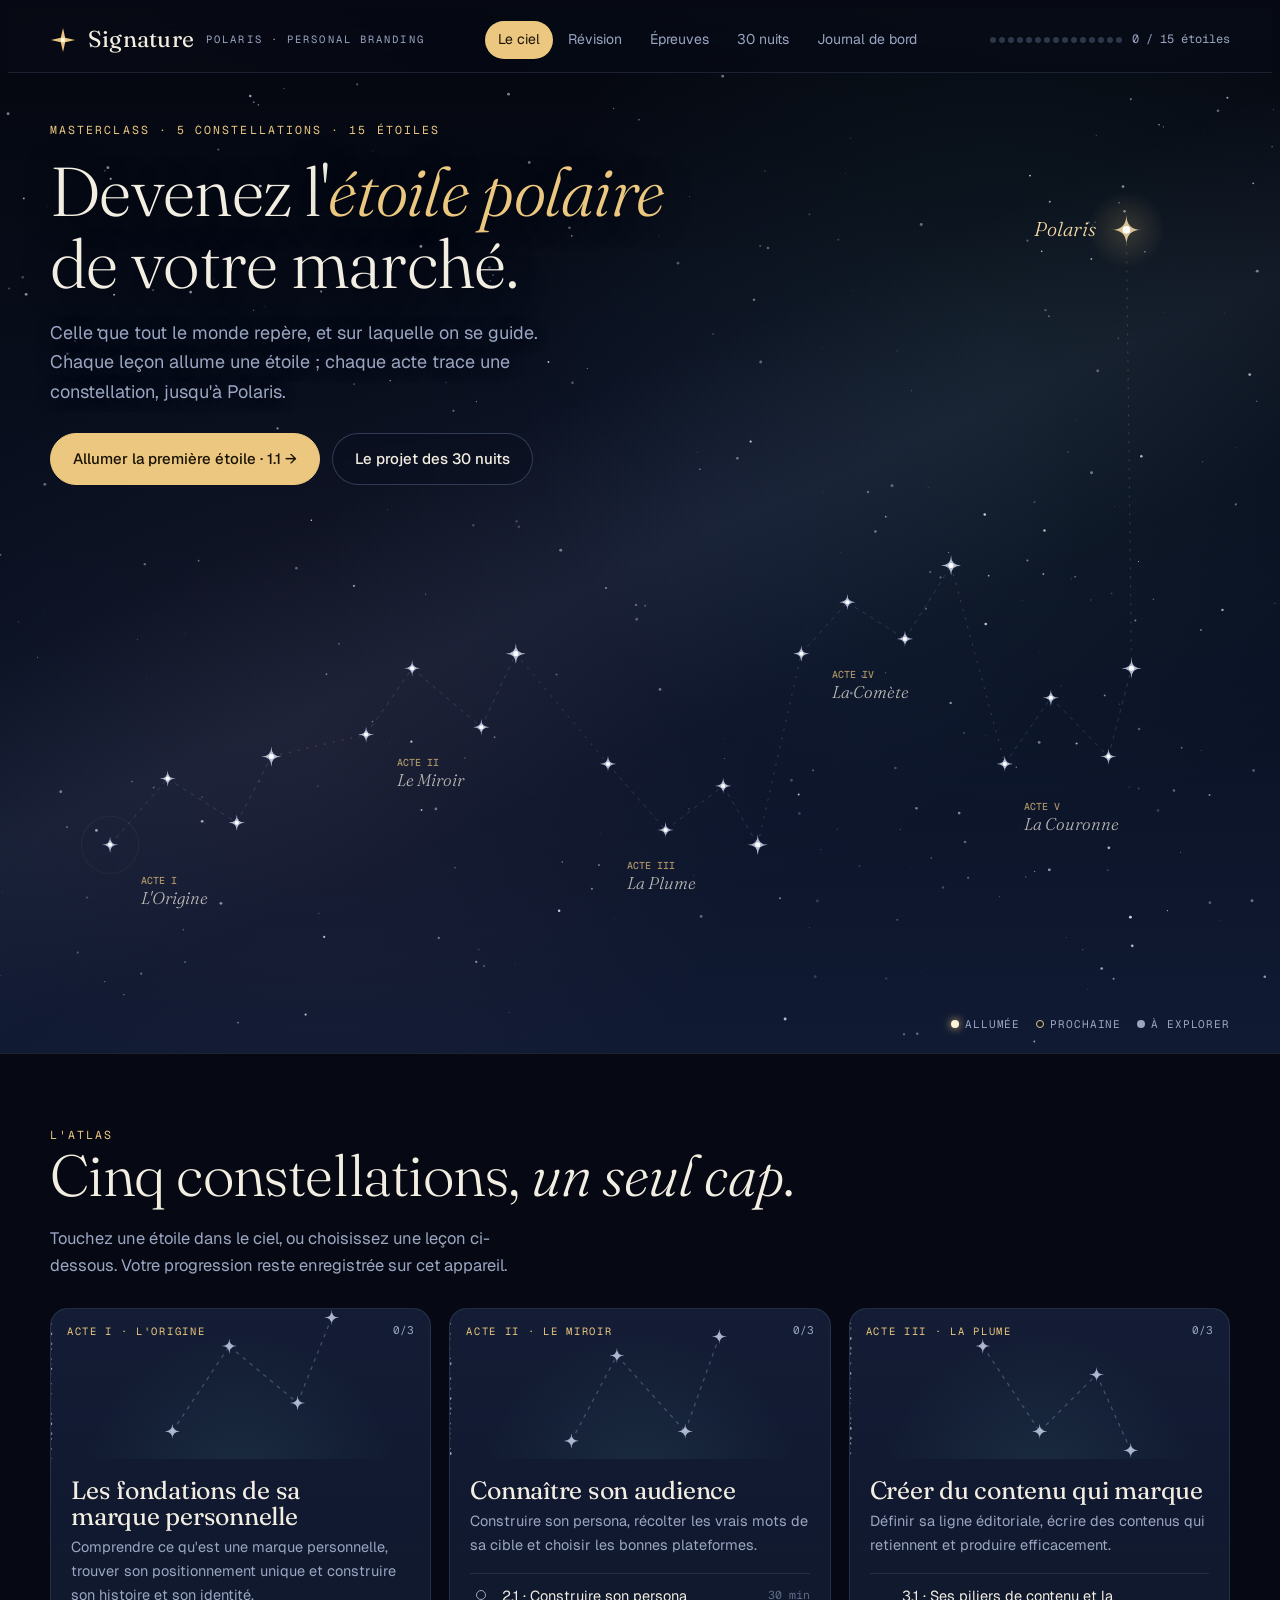
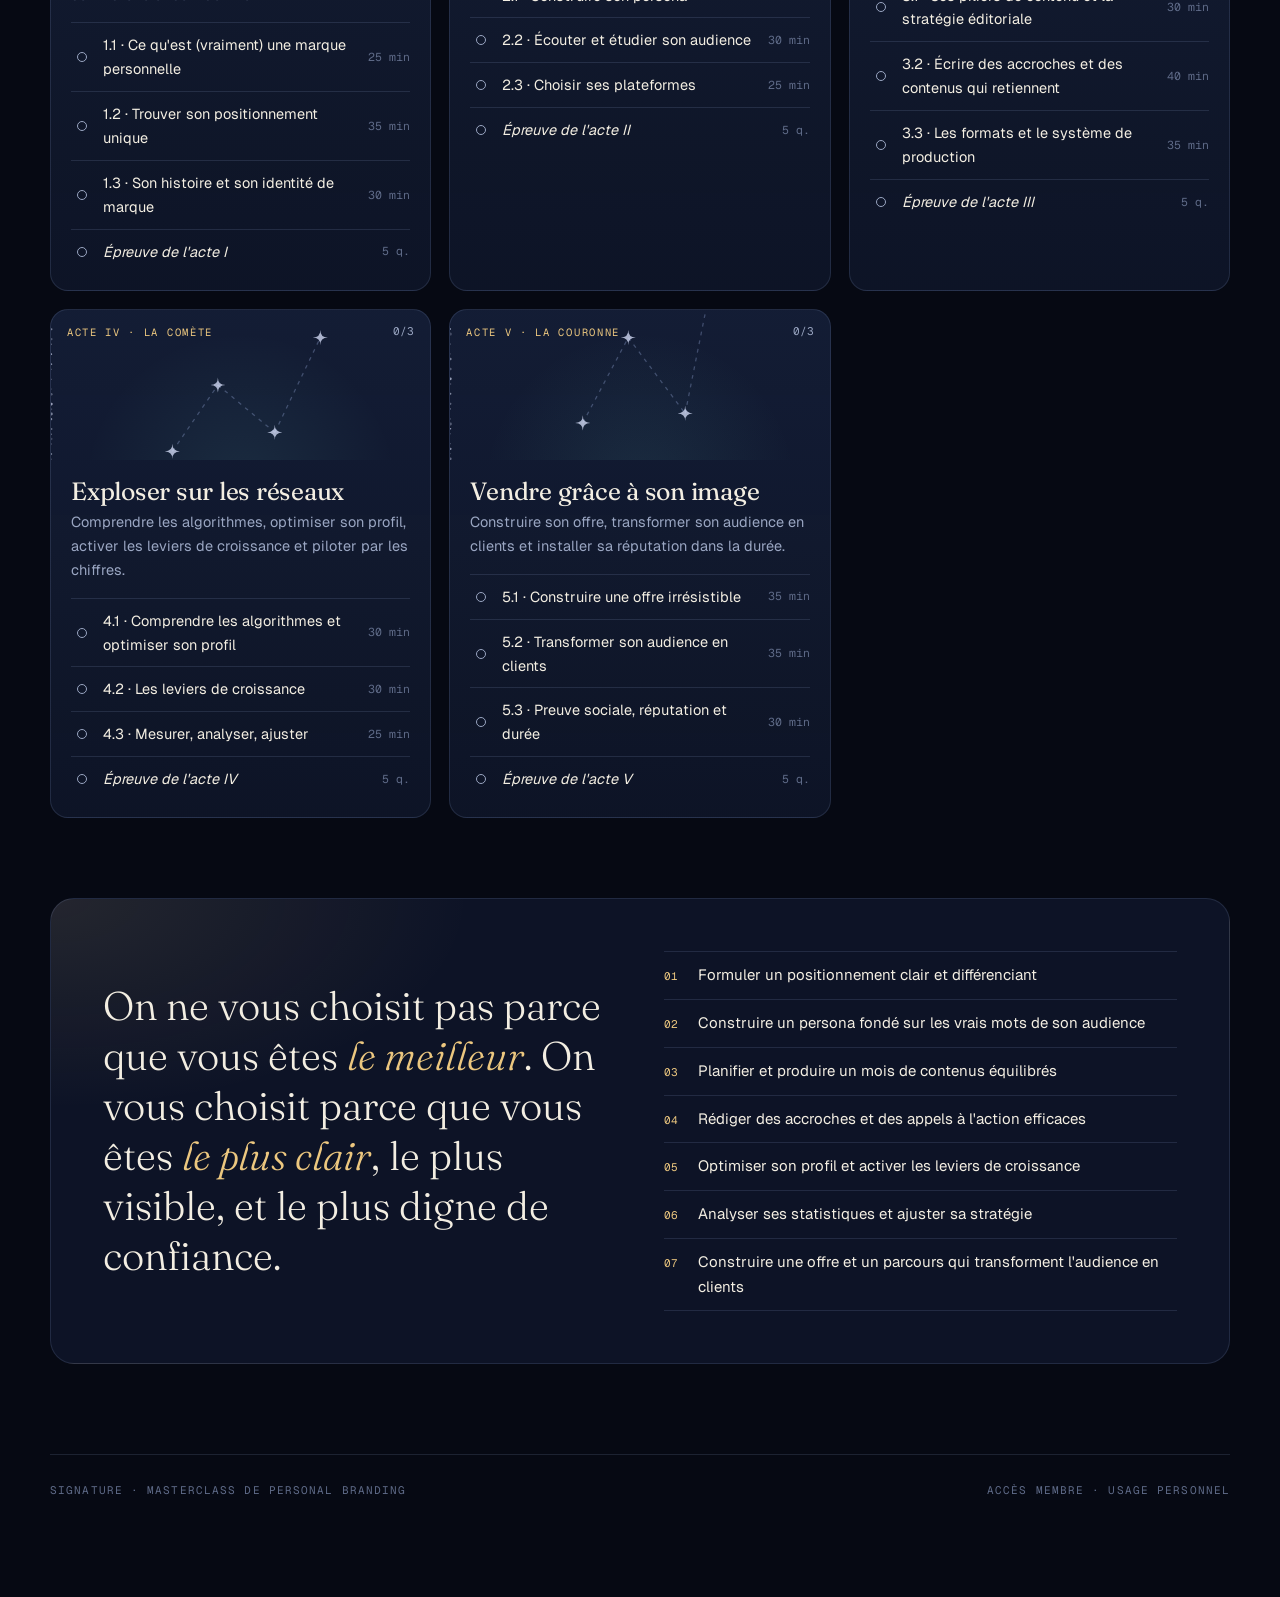
<file: exemples/signature-polaris.html>
<title>Signature · Polaris</title>
<link rel="preconnect" href="https://fonts.googleapis.com">
<link rel="stylesheet" href="https://fonts.googleapis.com/css2?family=Fraunces:ital,opsz,wght@0,9..144,300;0,9..144,500;1,9..144,300;1,9..144,400&family=Geist:wght@400;500;600&family=Geist+Mono:wght@400;500&display=swap">
<style>
/* Un seul monde, volontairement nocturne : les couleurs sont fixées quel que soit le thème de l'appareil. */
:root{
  color-scheme:dark;
  --night:#060913;--night-2:#0a1020;--deep:#0e1629;--glass:rgb(18 27 50/.62);--glass-2:rgb(26 38 68/.7);
  --line:rgb(160 180 230/.14);--line-2:rgb(160 180 230/.26);
  --star:#f3eee2;--dim:#9aa6c2;--faint:#5f6b88;
  --gold:#ecc77f;--gold-2:#f7dca6;--ember:#e98b6d;--aurora:#6fd0c9;--rose:#d98bb0;
  --ok:#86d6a8;--ko:#ef8b7c;--on-gold:#1a1305;
  --serif:"Fraunces","Iowan Old Style",Georgia,serif;
  --sans:"Geist",system-ui,-apple-system,"Segoe UI",sans-serif;
  --mono:"Geist Mono",ui-monospace,Menlo,monospace;
}
*{box-sizing:border-box}
html{background:var(--night)}
body{overflow-x:clip;background:var(--night);color:var(--star);font:16.5px/1.65 var(--sans);padding-inline:20px;padding-block:0 90px;-webkit-font-smoothing:antialiased;
  background-image:radial-gradient(1200px 600px at 85% -10%,rgb(111 208 201/.08),transparent 60%),radial-gradient(900px 500px at 0% 20%,rgb(217 139 176/.06),transparent 60%);background-attachment:fixed}
.wrap{max-width:1180px;margin:0 auto}
h1,h2,h3{font-family:var(--serif);font-weight:300;line-height:1.04;margin:0;text-wrap:balance;letter-spacing:-.01em}
h4{margin:0;font-weight:600}
em{font-style:italic}
a{color:inherit}
button{font:inherit;color:inherit;cursor:pointer}
:focus-visible{outline:2px solid var(--gold);outline-offset:3px;border-radius:4px}
.eyebrow{font-family:var(--mono);font-size:11.5px;letter-spacing:.18em;text-transform:uppercase;color:var(--gold)}
.muted{color:var(--dim)}
.gold{color:var(--gold)}

/* ---------------- barre ---------------- */
.top{position:sticky;top:env(safe-area-inset-top,0px);z-index:40;margin-inline:-20px;padding-inline:20px;background:rgb(6 9 19/.72);backdrop-filter:blur(14px) saturate(1.2);border-bottom:1px solid var(--line)}
.top .in{max-width:1180px;margin:0 auto;display:flex;align-items:center;justify-content:space-between;gap:16px;padding-block:13px;flex-wrap:wrap}
.mark{display:flex;align-items:center;gap:12px;text-decoration:none}
.mark svg{flex:none}
.mark b{font-family:var(--serif);font-weight:400;font-size:23px;letter-spacing:.01em}
.mark span{font-family:var(--mono);font-size:10.5px;letter-spacing:.2em;text-transform:uppercase;color:var(--dim)}
.menu{display:flex;gap:2px;overflow-x:auto;max-width:100%}
.menu a{text-decoration:none;font-size:14px;color:var(--dim);padding:7px 13px;border-radius:999px;white-space:nowrap;transition:color .2s,background .2s}
.menu a:hover{color:var(--star)}
.menu a.on{color:var(--on-gold);background:var(--gold)}
.lit{display:flex;align-items:center;gap:10px;font-family:var(--mono);font-size:12px;color:var(--dim)}
.lit .dots{display:flex;gap:3px}
.lit .dots i{width:6px;height:6px;border-radius:50%;background:var(--line-2)}
.lit .dots i.on{background:var(--gold);box-shadow:0 0 8px var(--gold)}

/* ---------------- ciel ---------------- */
.sky-wrap{position:relative;width:100vw;margin-left:calc(50% - 50vw);border-bottom:1px solid var(--line);overflow:hidden}
#sky{display:block;width:100%;height:980px;touch-action:manipulation}
@media (max-width:699px){#sky{height:1250px}}
.sky-text{position:absolute;left:max(20px,calc((100% - 1180px)/2));top:48px;max-width:560px;pointer-events:none}
.sky-text{max-width:640px}.sky-text h1{font-size:clamp(40px,5.4vw,78px);margin:16px 0 18px;text-shadow:0 2px 30px rgb(6 9 19/.9)}
.sky-text h1 em{color:var(--gold)}
.sky-text p{font-size:18px;color:var(--dim);max-width:44ch;margin:0 0 26px;text-shadow:0 1px 14px rgb(6 9 19/.95)}
.sky-text .btns{pointer-events:auto}
.sky-legend{position:absolute;right:max(20px,calc((100% - 1180px)/2));bottom:20px;display:flex;gap:16px;flex-wrap:wrap;font-family:var(--mono);font-size:11px;color:var(--dim);letter-spacing:.08em;text-transform:uppercase;pointer-events:none}
.sky-legend i{display:inline-block;width:8px;height:8px;border-radius:50%;margin-right:6px;vertical-align:0}
.tip{position:absolute;z-index:5;pointer-events:none;background:rgb(10 16 32/.92);border:1px solid var(--line-2);border-radius:10px;padding:10px 13px;min-width:190px;max-width:260px;transform:translate(-50%,calc(-100% - 16px));opacity:0;transition:opacity .15s;backdrop-filter:blur(8px)}
.tip.on{opacity:1}
.tip b{display:block;font-family:var(--serif);font-weight:400;font-size:18px;line-height:1.2}
.tip span{font-family:var(--mono);font-size:10.5px;letter-spacing:.12em;text-transform:uppercase;color:var(--gold)}
.tip small{display:block;color:var(--dim);font-size:12.5px;margin-top:4px}
.btns{display:flex;gap:12px;flex-wrap:wrap}
.btn{display:inline-flex;align-items:center;gap:10px;border-radius:999px;padding:13px 22px;font-weight:500;font-size:15px;text-decoration:none;border:1px solid var(--line-2);background:rgb(10 16 32/.6);backdrop-filter:blur(6px);transition:transform .2s,box-shadow .2s,border-color .2s}
.btn:hover{border-color:var(--gold);transform:translateY(-1px)}
.btn.gold{background:var(--gold);border-color:var(--gold);color:var(--on-gold);box-shadow:0 0 0 0 rgb(236 199 127/.5);animation:beacon 3.2s ease-out infinite}
.btn.gold:hover{background:var(--gold-2)}
@keyframes beacon{0%{box-shadow:0 0 0 0 rgb(236 199 127/.45)}70%{box-shadow:0 0 0 16px rgb(236 199 127/0)}100%{box-shadow:0 0 0 0 rgb(236 199 127/0)}}

/* ---------------- atlas ---------------- */
.sec{padding-top:72px}
.sec-head{display:flex;justify-content:space-between;align-items:end;gap:20px;flex-wrap:wrap;margin-bottom:28px}
.sec-head h2{font-size:clamp(34px,4.6vw,58px)}
.sec-head p{margin:0;color:var(--dim);max-width:44ch}
.plates{display:grid;grid-template-columns:repeat(auto-fill,minmax(330px,1fr));gap:18px}
.plate{position:relative;background:linear-gradient(180deg,var(--glass-2),var(--glass));border:1px solid var(--line);border-radius:18px;overflow:hidden;display:flex;flex-direction:column}
.plate svg.map{display:block;width:100%;height:150px;background:radial-gradient(circle at 50% 120%,rgb(111 208 201/.10),transparent 60%)}
.plate .pb{padding:18px 20px 16px;display:flex;flex-direction:column;gap:6px;flex:1}
.plate .pb h3{font-size:25px;font-weight:400}
.plate .pb p{margin:0;color:var(--dim);font-size:14.5px}
.plate ol{list-style:none;margin:10px 0 0;padding:0;border-top:1px solid var(--line)}
.plate li a{display:grid;grid-template-columns:22px minmax(0,1fr) auto;gap:10px;align-items:center;padding:10px 0;border-bottom:1px solid var(--line);text-decoration:none;font-size:14.5px}
.plate li a:hover .t{color:var(--gold)}
.plate li:last-child a{border-bottom:0}
.plate .s{width:10px;height:10px;border-radius:50%;border:1px solid var(--dim);justify-self:center}
.plate .done .s{background:var(--gold);border-color:var(--gold);box-shadow:0 0 10px var(--gold)}
.plate .d{font-family:var(--mono);font-size:11.5px;color:var(--faint)}
.plate .ribbon{position:absolute;top:14px;left:16px;font-family:var(--mono);font-size:10.5px;letter-spacing:.16em;text-transform:uppercase;color:var(--gold)}
.plate .pct{position:absolute;top:12px;right:16px;font-family:var(--mono);font-size:11px;color:var(--dim)}

.quote{margin-top:80px;display:grid;grid-template-columns:minmax(0,1fr) minmax(0,1fr);gap:48px;align-items:center;padding:52px;border:1px solid var(--line);border-radius:24px;background:radial-gradient(600px 300px at 0% 0%,rgb(236 199 127/.10),transparent 70%),var(--glass)}
.quote p{font-family:var(--serif);font-weight:300;font-size:clamp(26px,3.2vw,40px);line-height:1.25;margin:0}
.quote p em{color:var(--gold)}
.outs{display:grid;gap:0;border-top:1px solid var(--line)}
.outs div{display:grid;grid-template-columns:34px minmax(0,1fr);padding:11px 0;border-bottom:1px solid var(--line);font-size:15px}
.outs b{font-family:var(--mono);font-weight:400;font-size:11px;color:var(--gold);padding-top:4px}

/* ---------------- leçon ---------------- */
.l-hero{position:relative;width:100vw;margin-left:calc(50% - 50vw);padding:70px 20px 44px;border-bottom:1px solid var(--line);overflow:hidden}
.l-hero canvas{position:absolute;inset:0;width:100%;height:100%}
.l-hero .in{position:relative;max-width:1180px;margin:0 auto}
.l-hero h1{font-size:clamp(40px,6vw,82px);max-width:16ch;margin:14px 0 20px}
.cat{display:flex;gap:26px;flex-wrap:wrap;font-family:var(--mono);font-size:12px;color:var(--dim)}
.cat b{color:var(--star);font-weight:400}
.lesson{display:grid;grid-template-columns:minmax(0,1fr) 270px;gap:64px;padding-top:44px;align-items:start}
.objs{display:grid;grid-template-columns:repeat(auto-fit,minmax(200px,1fr));gap:10px;margin-bottom:40px}
.objs div{border:1px solid var(--line);border-radius:14px;padding:13px 15px;font-size:15px;background:var(--glass);display:grid;grid-template-columns:22px minmax(0,1fr);gap:8px}
.objs div::before{content:"✦";color:var(--gold)}
.prose{max-width:68ch}
.prose p,.prose li{font-size:17.5px}
.prose h2{font-size:clamp(28px,3vw,38px);margin:56px 0 16px;scroll-margin-top:90px}
.prose h2::before{content:"";display:block;width:28px;height:1px;background:var(--gold);margin-bottom:18px}
.prose h3{font-family:var(--sans);font-size:17px;font-weight:600;margin:28px 0 8px}
.prose strong{font-weight:600;color:#fff}
.prose ul,.prose ol{padding-left:22px}
.prose li::marker{color:var(--gold)}
.prose table{border-collapse:collapse;width:100%;margin:22px 0;font-size:15px;display:block;overflow-x:auto}
.prose th{text-align:left;font-family:var(--mono);font-size:11px;letter-spacing:.12em;text-transform:uppercase;color:var(--gold);font-weight:400;border-bottom:1px solid var(--line-2);padding:10px 16px 10px 0}
.prose td{border-bottom:1px solid var(--line);padding:12px 16px 12px 0;vertical-align:top}
.prose blockquote{margin:28px 0;padding:22px 26px;border-radius:16px;border:1px solid rgb(236 199 127/.35);background:radial-gradient(400px 160px at 0% 0%,rgb(236 199 127/.12),transparent 70%);font-family:var(--serif);font-weight:300;font-size:24px;line-height:1.35}
.prose blockquote p{font-size:inherit;margin:0}
.prose code{font-family:var(--mono);font-size:.85em;color:var(--gold-2)}
.lead-p p{font-family:var(--serif);font-weight:300;font-size:clamp(22px,2.4vw,28px)!important;line-height:1.4;margin:0}
.case{margin:40px 0;padding:30px;border-radius:20px;border:1px solid var(--line);background:linear-gradient(135deg,rgb(111 208 201/.08),transparent 50%),var(--glass)}
.case h3{font-family:var(--serif);font-weight:400;font-size:27px;margin:10px 0 10px}
.keys{display:grid;grid-template-columns:repeat(auto-fit,minmax(210px,1fr));gap:12px;margin:18px 0 30px}
.keys div{position:relative;padding:20px 18px 18px;border-radius:16px;background:linear-gradient(180deg,rgb(236 199 127/.14),rgb(236 199 127/.03));border:1px solid rgb(236 199 127/.28);font-size:15.5px;line-height:1.45}
.keys b{display:block;font-family:var(--serif);font-style:italic;font-weight:300;font-size:30px;color:var(--gold);line-height:1;margin-bottom:8px}
.pits{display:flex;flex-wrap:wrap;gap:8px;margin:12px 0}
.pits span{border:1px dashed rgb(239 139 124/.55);color:#f6c1b8;border-radius:999px;padding:6px 14px;font-size:14.5px}
.work{margin:44px 0;border-radius:22px;border:1px solid var(--line-2);background:var(--glass-2);overflow:hidden}
.work .wh{display:flex;justify-content:space-between;gap:12px;flex-wrap:wrap;align-items:baseline;padding:22px 26px;border-bottom:1px solid var(--line);background:linear-gradient(90deg,rgb(236 199 127/.10),transparent)}
.work .wh h3{font-size:28px;font-weight:400}
.work .wb{padding:22px 26px}
.work textarea{width:100%;min-height:180px;margin-top:12px;background:rgb(6 9 19/.7);color:var(--star);border:1px solid var(--line-2);border-radius:12px;padding:15px 16px;font:15.5px/1.6 var(--sans);resize:vertical}
.work textarea:focus{border-color:var(--gold);outline:none;box-shadow:0 0 0 4px rgb(236 199 127/.12)}
.saved{font-family:var(--mono);font-size:11.5px;color:var(--faint);margin-top:8px;min-height:1.2em}
.sol{margin-top:18px;padding-top:18px;border-top:1px dashed var(--line-2)}
.link{background:none;border:0;padding:0;color:var(--gold);font-weight:500;text-decoration:underline;text-underline-offset:4px}
.refs{border-top:1px solid var(--line)}
.refs div{display:grid;grid-template-columns:110px minmax(0,1fr);gap:16px;padding:14px 0;border-bottom:1px solid var(--line);font-size:15.5px}
.refs i{font-style:normal;font-family:var(--mono);font-size:11px;letter-spacing:.12em;text-transform:uppercase;color:var(--dim);padding-top:3px}
.ignite{margin-top:52px;padding:30px;border-radius:22px;border:1px solid rgb(236 199 127/.35);background:radial-gradient(500px 200px at 50% 0%,rgb(236 199 127/.14),transparent 70%),var(--glass);display:flex;justify-content:space-between;align-items:center;gap:18px;flex-wrap:wrap}
.ignite h3{font-size:26px;font-weight:400}
.ignite p{margin:4px 0 0;color:var(--dim)}
.pager{display:grid;grid-template-columns:1fr 1fr;gap:12px;margin-top:22px}
.pager a{padding:18px 20px;text-decoration:none;font-family:var(--serif);font-size:21px;line-height:1.2;border:1px solid var(--line);border-radius:16px;background:var(--glass)}
.pager a:hover{border-color:var(--gold)}
.pager a small{display:block;font-family:var(--mono);font-size:10.5px;letter-spacing:.14em;text-transform:uppercase;color:var(--dim);margin-bottom:6px}
.pager a.next{text-align:right;grid-column:2}
.aside{position:sticky;top:92px;display:grid;gap:26px;font-size:14px}
.aside ol{list-style:none;margin:10px 0 0;padding:0;border-left:1px solid var(--line)}
.aside ol a{display:block;padding:6px 0 6px 14px;text-decoration:none;color:var(--dim);margin-left:-1px;border-left:1px solid transparent}
.aside ol a:hover,.aside ol a.cur{color:var(--star);border-left-color:var(--gold)}

/* ---------------- pages ---------------- */
.page-head{padding-block:64px 30px;display:flex;justify-content:space-between;align-items:end;gap:20px;flex-wrap:wrap}
.page-head h1{font-size:clamp(42px,6vw,76px);margin-top:12px}
.page-head p{margin:12px 0 0;color:var(--dim);max-width:54ch}
.seg{display:flex;border:1px solid var(--line-2);border-radius:999px;padding:3px;gap:2px;flex-wrap:wrap;background:var(--glass)}
.seg button{border:0;background:none;border-radius:999px;padding:7px 14px;font-size:14px;color:var(--dim)}
.seg button.on{background:var(--gold);color:var(--on-gold)}
.deck{display:grid;grid-template-columns:repeat(auto-fill,minmax(250px,1fr));gap:18px}
.flip{perspective:1200px;height:260px;border:0;background:none;padding:0;text-align:left}
.flip .in{position:relative;width:100%;height:100%;transition:transform .8s cubic-bezier(.2,.8,.2,1);transform-style:preserve-3d}
.flip.on .in{transform:rotateY(180deg)}
.flip .f,.flip .b{position:absolute;inset:0;backface-visibility:hidden;border-radius:20px;padding:22px;display:flex;flex-direction:column;overflow:hidden;border:1px solid var(--line-2)}
.flip .f{justify-content:space-between;background:radial-gradient(260px 160px at var(--x,70%) var(--y,20%),rgb(236 199 127/.16),transparent 70%),linear-gradient(180deg,var(--glass-2),var(--glass))}
.flip .f::after{content:"";position:absolute;inset:0;background-image:radial-gradient(1px 1px at 20% 30%,#fff8,transparent),radial-gradient(1px 1px at 70% 60%,#fff6,transparent),radial-gradient(1.5px 1.5px at 40% 80%,#fff7,transparent),radial-gradient(1px 1px at 85% 15%,#fff9,transparent);pointer-events:none}
.flip .f h4{font-family:var(--serif);font-weight:300;font-size:29px;line-height:1.1}
.flip .f .foot{display:flex;justify-content:space-between;font-family:var(--mono);font-size:10.5px;color:var(--faint);letter-spacing:.12em;text-transform:uppercase}
.flip .b{background:linear-gradient(160deg,var(--gold-2),var(--gold));color:var(--on-gold);transform:rotateY(180deg);font-size:15.5px;overflow:auto;border-color:var(--gold)}
.flip .b ul{margin:0;padding-left:18px}

.eval{display:grid;grid-template-columns:270px minmax(0,1fr);gap:40px;align-items:start}
.qnav{display:grid;gap:8px}
.qnav button{display:grid;grid-template-columns:40px minmax(0,1fr) auto;gap:10px;width:100%;text-align:left;border:1px solid var(--line);border-radius:14px;background:var(--glass);padding:12px;font-size:15px;align-items:center}
.qnav button .n{font-family:var(--serif);font-style:italic;font-size:22px;color:var(--gold);text-align:center}
.qnav button small{display:block;color:var(--dim);font-size:12.5px}
.qnav button .s{font-family:var(--mono);font-size:12px;color:var(--dim)}
.qnav button.on{border-color:var(--gold);box-shadow:0 0 24px -8px var(--gold)}
.qbox{border:1px solid var(--line-2);background:var(--glass-2);border-radius:26px;padding:38px;position:relative;overflow:hidden}
.qbox::before{content:"";position:absolute;right:-120px;top:-120px;width:300px;height:300px;border-radius:50%;background:radial-gradient(circle,rgb(236 199 127/.14),transparent 70%)}
.qsteps{display:flex;gap:5px;margin-bottom:30px;position:relative}
.qsteps i{flex:1;height:3px;border-radius:2px;background:var(--line-2)}
.qsteps i.ok{background:var(--ok)}.qsteps i.ko{background:var(--ko)}.qsteps i.cur{background:var(--gold);box-shadow:0 0 10px var(--gold)}
.qbox h2{font-size:clamp(26px,3vw,38px);line-height:1.15;position:relative}
.opts{display:grid;gap:10px;margin-top:26px;position:relative}
.opt{display:grid;grid-template-columns:34px minmax(0,1fr);gap:12px;align-items:center;text-align:left;border:1px solid var(--line-2);background:rgb(6 9 19/.55);border-radius:14px;padding:15px 16px;font-size:16px;transition:border-color .15s,transform .15s}
.opt .l{font-family:var(--mono);font-size:12px;color:var(--dim);width:28px;height:28px;border:1px solid var(--line-2);border-radius:50%;display:grid;place-items:center}
.opt:hover:not([disabled]){border-color:var(--gold);transform:translateX(3px)}
.opt.sel{border-color:var(--gold);box-shadow:inset 0 0 0 1px var(--gold)}
.opt.sel .l{background:var(--gold);color:var(--on-gold);border-color:var(--gold)}
.opt.good{border-color:var(--ok);box-shadow:inset 0 0 0 1px var(--ok)}
.opt.bad{border-color:var(--ko);box-shadow:inset 0 0 0 1px var(--ko)}
.expl{margin-top:22px;padding:14px 18px;border-radius:14px;background:rgb(6 9 19/.5);color:var(--dim);font-size:16px}
.expl b{color:var(--star)}
.qfoot{display:flex;justify-content:space-between;align-items:center;gap:12px;margin-top:30px;flex-wrap:wrap;position:relative}
.result{text-align:center;padding:10px 0;position:relative}
.result .big{font-family:var(--serif);font-weight:300;font-size:130px;line-height:1;font-variant-numeric:tabular-nums}
.result .big.ok{color:var(--gold);text-shadow:0 0 40px rgb(236 199 127/.45)}

.moons{display:grid;grid-template-columns:repeat(15,minmax(0,1fr));gap:8px;margin:18px 0 10px}
.moon{display:flex;flex-direction:column;align-items:center;gap:6px;font-family:var(--mono);font-size:10.5px;color:var(--faint)}
.moon svg{width:100%;max-width:44px;height:auto;overflow:visible}
.moon.full svg{filter:drop-shadow(0 0 10px rgb(247 220 166/.7))}
.moon.full{color:var(--gold)}
.phases{display:grid;grid-template-columns:repeat(4,minmax(0,1fr));gap:12px;margin:26px 0 12px}
.phases div{border:1px solid var(--line);border-radius:16px;padding:16px;background:var(--glass)}
.phases b{display:block;font-family:var(--mono);font-weight:400;font-size:11px;letter-spacing:.14em;text-transform:uppercase;color:var(--gold);margin-bottom:6px}
.phases p{margin:0;font-size:14.5px;color:var(--dim)}
.steps{border-top:1px solid var(--line);margin-top:26px}
.steps div{display:grid;grid-template-columns:170px minmax(0,1fr);gap:24px;padding:15px 0;border-bottom:1px solid var(--line)}
.steps b{font-family:var(--mono);font-weight:400;font-size:12.5px;color:var(--gold);padding-top:3px}
.cols{display:grid;grid-template-columns:1fr 1fr;gap:56px;margin-top:64px}
.cols h3{font-size:34px;margin-bottom:16px}
.rub div{padding:14px 0;border-bottom:1px solid var(--line)}
.rub .t2{display:flex;justify-content:space-between;gap:10px}
.rub .t2 b{font-weight:600}
.rub .t2 span{font-family:var(--serif);font-size:26px;color:var(--gold);line-height:1}
.rub p{margin:4px 0 8px;color:var(--dim);font-size:14.5px}
.rub .bar{height:3px;border-radius:2px;background:var(--line)}
.rub .bar i{display:block;height:100%;border-radius:2px;background:linear-gradient(90deg,var(--gold),var(--gold-2));box-shadow:0 0 10px rgb(236 199 127/.5)}
.dl{list-style:none;margin:0;padding:0;border-top:1px solid var(--line)}
.dl li{padding:13px 0 13px 30px;border-bottom:1px solid var(--line);position:relative;font-size:15.5px}
.dl li::before{content:"✦";position:absolute;left:4px;top:12px;color:var(--gold)}
.faq details{border-bottom:1px solid var(--line);padding:18px 0}
.faq summary{cursor:pointer;font-family:var(--serif);font-weight:300;font-size:23px;list-style:none;display:flex;justify-content:space-between;gap:12px}
.faq summary::after{content:"+";color:var(--gold);font-family:var(--sans)}
.faq details[open] summary::after{content:"–"}
.faq summary::-webkit-details-marker{display:none}

.book{border-top:1px solid var(--line)}
.entry{display:grid;grid-template-columns:70px minmax(0,1fr);gap:20px;padding:22px 0;border-bottom:1px solid var(--line)}
.entry .k{font-family:var(--serif);font-style:italic;font-weight:300;font-size:28px;color:var(--gold);line-height:1}
.entry h4{font-size:16px;margin-bottom:6px}
.entry pre{white-space:pre-wrap;font:15px/1.6 var(--sans);margin:0}
.entry .empty{color:var(--faint);font-style:italic}
.cert{margin-top:64px;border-radius:28px;padding:1px;background:linear-gradient(135deg,var(--gold),rgb(236 199 127/.1) 40%,rgb(111 208 201/.3) 70%,var(--gold))}
.cert .in{border-radius:27px;background:radial-gradient(700px 300px at 50% -10%,rgb(236 199 127/.16),transparent 70%),var(--night-2);padding:clamp(26px,5vw,60px);text-align:center;position:relative;overflow:hidden}
.cert canvas{position:absolute;inset:0;width:100%;height:100%;opacity:.8}
.cert .c{position:relative}
.cert h2{font-size:clamp(34px,5vw,62px);margin:14px 0 6px}
.cert .name{font-family:var(--serif);font-style:italic;font-weight:300;font-size:clamp(34px,5vw,58px);color:var(--gold);text-shadow:0 0 30px rgb(236 199 127/.4);margin:18px 0 6px}
.cert .coords{font-family:var(--mono);font-size:12px;letter-spacing:.14em;color:var(--dim)}
.cert input{background:rgb(6 9 19/.7);border:1px solid var(--line-2);color:var(--star);border-radius:999px;padding:11px 18px;font:15px var(--sans);width:min(320px,100%);text-align:center}
.cert .reqs{display:flex;justify-content:center;gap:10px;flex-wrap:wrap;margin-top:22px}
.cert .reqs span{font-family:var(--mono);font-size:12px;padding:6px 13px;border:1px solid var(--line-2);border-radius:999px;color:var(--dim)}
.cert .reqs span.ok{border-color:var(--gold);color:var(--gold)}

.toast{position:fixed;left:50%;bottom:calc(26px + env(safe-area-inset-bottom,0px));transform:translate(-50%,20px);opacity:0;z-index:60;background:var(--gold);color:var(--on-gold);border-radius:999px;padding:12px 22px;font-weight:600;box-shadow:0 10px 40px rgb(236 199 127/.35);transition:opacity .3s,transform .3s;pointer-events:none}
.toast.on{opacity:1;transform:translate(-50%,0)}
.foot{margin-top:90px;padding-top:26px;border-top:1px solid var(--line);display:flex;justify-content:space-between;gap:12px;flex-wrap:wrap;font-family:var(--mono);font-size:11px;color:var(--faint);letter-spacing:.1em;text-transform:uppercase}

@media (max-width:900px){
  .lesson,.eval,.cols,.quote{grid-template-columns:minmax(0,1fr)}.quote{padding:30px}
  .aside{position:static}.steps div{grid-template-columns:minmax(0,1fr);gap:4px}
  .moons{grid-template-columns:repeat(10,minmax(0,1fr))}.phases{grid-template-columns:repeat(2,minmax(0,1fr))}
  .sky-text{top:28px}
}
@media (max-width:560px){
  .top{position:static}.menu{order:3;width:100%}.lit .dots{display:none}
  .qbox{padding:22px}.pager{grid-template-columns:1fr}.pager a.next{grid-column:1;text-align:left}
  .refs div,.entry{grid-template-columns:minmax(0,1fr);gap:4px}.plates{grid-template-columns:minmax(0,1fr)}
  .moons{grid-template-columns:repeat(6,minmax(0,1fr))}.sky-legend{left:20px;right:auto}
  .sky-text p{font-size:16px}
}
@media (prefers-reduced-motion:reduce){*{animation:none!important;transition:none!important}}
</style>

<header class="top"><div class="in">
  <a class="mark" href="#ciel" aria-label="Signature, retour au ciel">
    <svg width="26" height="26" viewBox="-13 -13 26 26" aria-hidden="true"><path d="M0-12 2.2-2.2 12 0 2.2 2.2 0 12-2.2 2.2-12 0-2.2-2.2Z" fill="#ecc77f"/><circle r="2.2" fill="#fff8e6"/></svg>
    <b>Signature</b><span>Polaris · Personal branding</span></a>
  <nav class="menu" id="menu">
    <a href="#ciel" data-v="ciel">Le ciel</a>
    <a href="#revision" data-v="revision">Révision</a>
    <a href="#epreuves" data-v="epreuves">Épreuves</a>
    <a href="#nuits" data-v="nuits">30 nuits</a>
    <a href="#journal" data-v="journal">Journal de bord</a>
  </nav>
  <div class="lit"><span class="dots" id="dots"></span><span id="lit-t">0 / 15</span></div>
</div></header>
<div class="wrap"><main id="app"><p style="padding:80px 0;color:#9aa6c2">Ouverture du ciel…</p></main>
<footer class="foot"><span>Signature · Masterclass de personal branding</span><span>Accès membre · Usage personnel</span></footer></div>
<div class="toast" id="toast" role="status" aria-live="polite"></div>

<script>/**
 * marked v12.0.2 - a markdown parser
 * Copyright (c) 2011-2024, Christopher Jeffrey. (MIT Licensed)
 * https://github.com/markedjs/marked
 */
!function(e,t){"object"==typeof exports&&"undefined"!=typeof module?t(exports):"function"==typeof define&&define.amd?define(["exports"],t):t((e="undefined"!=typeof globalThis?globalThis:e||self).marked={})}(this,(function(e){"use strict";function t(){return{async:!1,breaks:!1,extensions:null,gfm:!0,hooks:null,pedantic:!1,renderer:null,silent:!1,tokenizer:null,walkTokens:null}}function n(t){e.defaults=t}e.defaults={async:!1,breaks:!1,extensions:null,gfm:!0,hooks:null,pedantic:!1,renderer:null,silent:!1,tokenizer:null,walkTokens:null};const s=/[&<>"']/,r=new RegExp(s.source,"g"),i=/[<>"']|&(?!(#\d{1,7}|#[Xx][a-fA-F0-9]{1,6}|\w+);)/,l=new RegExp(i.source,"g"),o={"&":"&amp;","<":"&lt;",">":"&gt;",'"':"&quot;","'":"&#39;"},a=e=>o[e];function c(e,t){if(t){if(s.test(e))return e.replace(r,a)}else if(i.test(e))return e.replace(l,a);return e}const h=/&(#(?:\d+)|(?:#x[0-9A-Fa-f]+)|(?:\w+));?/gi;function p(e){return e.replace(h,((e,t)=>"colon"===(t=t.toLowerCase())?":":"#"===t.charAt(0)?"x"===t.charAt(1)?String.fromCharCode(parseInt(t.substring(2),16)):String.fromCharCode(+t.substring(1)):""))}const u=/(^|[^\[])\^/g;function k(e,t){let n="string"==typeof e?e:e.source;t=t||"";const s={replace:(e,t)=>{let r="string"==typeof t?t:t.source;return r=r.replace(u,"$1"),n=n.replace(e,r),s},getRegex:()=>new RegExp(n,t)};return s}function g(e){try{e=encodeURI(e).replace(/%25/g,"%")}catch(e){return null}return e}const f={exec:()=>null};function d(e,t){const n=e.replace(/\|/g,((e,t,n)=>{let s=!1,r=t;for(;--r>=0&&"\\"===n[r];)s=!s;return s?"|":" |"})).split(/ \|/);let s=0;if(n[0].trim()||n.shift(),n.length>0&&!n[n.length-1].trim()&&n.pop(),t)if(n.length>t)n.splice(t);else for(;n.length<t;)n.push("");for(;s<n.length;s++)n[s]=n[s].trim().replace(/\\\|/g,"|");return n}function x(e,t,n){const s=e.length;if(0===s)return"";let r=0;for(;r<s;){const i=e.charAt(s-r-1);if(i!==t||n){if(i===t||!n)break;r++}else r++}return e.slice(0,s-r)}function b(e,t,n,s){const r=t.href,i=t.title?c(t.title):null,l=e[1].replace(/\\([\[\]])/g,"$1");if("!"!==e[0].charAt(0)){s.state.inLink=!0;const e={type:"link",raw:n,href:r,title:i,text:l,tokens:s.inlineTokens(l)};return s.state.inLink=!1,e}return{type:"image",raw:n,href:r,title:i,text:c(l)}}class w{options;rules;lexer;constructor(t){this.options=t||e.defaults}space(e){const t=this.rules.block.newline.exec(e);if(t&&t[0].length>0)return{type:"space",raw:t[0]}}code(e){const t=this.rules.block.code.exec(e);if(t){const e=t[0].replace(/^ {1,4}/gm,"");return{type:"code",raw:t[0],codeBlockStyle:"indented",text:this.options.pedantic?e:x(e,"\n")}}}fences(e){const t=this.rules.block.fences.exec(e);if(t){const e=t[0],n=function(e,t){const n=e.match(/^(\s+)(?:```)/);if(null===n)return t;const s=n[1];return t.split("\n").map((e=>{const t=e.match(/^\s+/);if(null===t)return e;const[n]=t;return n.length>=s.length?e.slice(s.length):e})).join("\n")}(e,t[3]||"");return{type:"code",raw:e,lang:t[2]?t[2].trim().replace(this.rules.inline.anyPunctuation,"$1"):t[2],text:n}}}heading(e){const t=this.rules.block.heading.exec(e);if(t){let e=t[2].trim();if(/#$/.test(e)){const t=x(e,"#");this.options.pedantic?e=t.trim():t&&!/ $/.test(t)||(e=t.trim())}return{type:"heading",raw:t[0],depth:t[1].length,text:e,tokens:this.lexer.inline(e)}}}hr(e){const t=this.rules.block.hr.exec(e);if(t)return{type:"hr",raw:t[0]}}blockquote(e){const t=this.rules.block.blockquote.exec(e);if(t){let e=t[0].replace(/\n {0,3}((?:=+|-+) *)(?=\n|$)/g,"\n    $1");e=x(e.replace(/^ *>[ \t]?/gm,""),"\n");const n=this.lexer.state.top;this.lexer.state.top=!0;const s=this.lexer.blockTokens(e);return this.lexer.state.top=n,{type:"blockquote",raw:t[0],tokens:s,text:e}}}list(e){let t=this.rules.block.list.exec(e);if(t){let n=t[1].trim();const s=n.length>1,r={type:"list",raw:"",ordered:s,start:s?+n.slice(0,-1):"",loose:!1,items:[]};n=s?`\\d{1,9}\\${n.slice(-1)}`:`\\${n}`,this.options.pedantic&&(n=s?n:"[*+-]");const i=new RegExp(`^( {0,3}${n})((?:[\t ][^\\n]*)?(?:\\n|$))`);let l="",o="",a=!1;for(;e;){let n=!1;if(!(t=i.exec(e)))break;if(this.rules.block.hr.test(e))break;l=t[0],e=e.substring(l.length);let s=t[2].split("\n",1)[0].replace(/^\t+/,(e=>" ".repeat(3*e.length))),c=e.split("\n",1)[0],h=0;this.options.pedantic?(h=2,o=s.trimStart()):(h=t[2].search(/[^ ]/),h=h>4?1:h,o=s.slice(h),h+=t[1].length);let p=!1;if(!s&&/^ *$/.test(c)&&(l+=c+"\n",e=e.substring(c.length+1),n=!0),!n){const t=new RegExp(`^ {0,${Math.min(3,h-1)}}(?:[*+-]|\\d{1,9}[.)])((?:[ \t][^\\n]*)?(?:\\n|$))`),n=new RegExp(`^ {0,${Math.min(3,h-1)}}((?:- *){3,}|(?:_ *){3,}|(?:\\* *){3,})(?:\\n+|$)`),r=new RegExp(`^ {0,${Math.min(3,h-1)}}(?:\`\`\`|~~~)`),i=new RegExp(`^ {0,${Math.min(3,h-1)}}#`);for(;e;){const a=e.split("\n",1)[0];if(c=a,this.options.pedantic&&(c=c.replace(/^ {1,4}(?=( {4})*[^ ])/g,"  ")),r.test(c))break;if(i.test(c))break;if(t.test(c))break;if(n.test(e))break;if(c.search(/[^ ]/)>=h||!c.trim())o+="\n"+c.slice(h);else{if(p)break;if(s.search(/[^ ]/)>=4)break;if(r.test(s))break;if(i.test(s))break;if(n.test(s))break;o+="\n"+c}p||c.trim()||(p=!0),l+=a+"\n",e=e.substring(a.length+1),s=c.slice(h)}}r.loose||(a?r.loose=!0:/\n *\n *$/.test(l)&&(a=!0));let u,k=null;this.options.gfm&&(k=/^\[[ xX]\] /.exec(o),k&&(u="[ ] "!==k[0],o=o.replace(/^\[[ xX]\] +/,""))),r.items.push({type:"list_item",raw:l,task:!!k,checked:u,loose:!1,text:o,tokens:[]}),r.raw+=l}r.items[r.items.length-1].raw=l.trimEnd(),r.items[r.items.length-1].text=o.trimEnd(),r.raw=r.raw.trimEnd();for(let e=0;e<r.items.length;e++)if(this.lexer.state.top=!1,r.items[e].tokens=this.lexer.blockTokens(r.items[e].text,[]),!r.loose){const t=r.items[e].tokens.filter((e=>"space"===e.type)),n=t.length>0&&t.some((e=>/\n.*\n/.test(e.raw)));r.loose=n}if(r.loose)for(let e=0;e<r.items.length;e++)r.items[e].loose=!0;return r}}html(e){const t=this.rules.block.html.exec(e);if(t){return{type:"html",block:!0,raw:t[0],pre:"pre"===t[1]||"script"===t[1]||"style"===t[1],text:t[0]}}}def(e){const t=this.rules.block.def.exec(e);if(t){const e=t[1].toLowerCase().replace(/\s+/g," "),n=t[2]?t[2].replace(/^<(.*)>$/,"$1").replace(this.rules.inline.anyPunctuation,"$1"):"",s=t[3]?t[3].substring(1,t[3].length-1).replace(this.rules.inline.anyPunctuation,"$1"):t[3];return{type:"def",tag:e,raw:t[0],href:n,title:s}}}table(e){const t=this.rules.block.table.exec(e);if(!t)return;if(!/[:|]/.test(t[2]))return;const n=d(t[1]),s=t[2].replace(/^\||\| *$/g,"").split("|"),r=t[3]&&t[3].trim()?t[3].replace(/\n[ \t]*$/,"").split("\n"):[],i={type:"table",raw:t[0],header:[],align:[],rows:[]};if(n.length===s.length){for(const e of s)/^ *-+: *$/.test(e)?i.align.push("right"):/^ *:-+: *$/.test(e)?i.align.push("center"):/^ *:-+ *$/.test(e)?i.align.push("left"):i.align.push(null);for(const e of n)i.header.push({text:e,tokens:this.lexer.inline(e)});for(const e of r)i.rows.push(d(e,i.header.length).map((e=>({text:e,tokens:this.lexer.inline(e)}))));return i}}lheading(e){const t=this.rules.block.lheading.exec(e);if(t)return{type:"heading",raw:t[0],depth:"="===t[2].charAt(0)?1:2,text:t[1],tokens:this.lexer.inline(t[1])}}paragraph(e){const t=this.rules.block.paragraph.exec(e);if(t){const e="\n"===t[1].charAt(t[1].length-1)?t[1].slice(0,-1):t[1];return{type:"paragraph",raw:t[0],text:e,tokens:this.lexer.inline(e)}}}text(e){const t=this.rules.block.text.exec(e);if(t)return{type:"text",raw:t[0],text:t[0],tokens:this.lexer.inline(t[0])}}escape(e){const t=this.rules.inline.escape.exec(e);if(t)return{type:"escape",raw:t[0],text:c(t[1])}}tag(e){const t=this.rules.inline.tag.exec(e);if(t)return!this.lexer.state.inLink&&/^<a /i.test(t[0])?this.lexer.state.inLink=!0:this.lexer.state.inLink&&/^<\/a>/i.test(t[0])&&(this.lexer.state.inLink=!1),!this.lexer.state.inRawBlock&&/^<(pre|code|kbd|script)(\s|>)/i.test(t[0])?this.lexer.state.inRawBlock=!0:this.lexer.state.inRawBlock&&/^<\/(pre|code|kbd|script)(\s|>)/i.test(t[0])&&(this.lexer.state.inRawBlock=!1),{type:"html",raw:t[0],inLink:this.lexer.state.inLink,inRawBlock:this.lexer.state.inRawBlock,block:!1,text:t[0]}}link(e){const t=this.rules.inline.link.exec(e);if(t){const e=t[2].trim();if(!this.options.pedantic&&/^</.test(e)){if(!/>$/.test(e))return;const t=x(e.slice(0,-1),"\\");if((e.length-t.length)%2==0)return}else{const e=function(e,t){if(-1===e.indexOf(t[1]))return-1;let n=0;for(let s=0;s<e.length;s++)if("\\"===e[s])s++;else if(e[s]===t[0])n++;else if(e[s]===t[1]&&(n--,n<0))return s;return-1}(t[2],"()");if(e>-1){const n=(0===t[0].indexOf("!")?5:4)+t[1].length+e;t[2]=t[2].substring(0,e),t[0]=t[0].substring(0,n).trim(),t[3]=""}}let n=t[2],s="";if(this.options.pedantic){const e=/^([^'"]*[^\s])\s+(['"])(.*)\2/.exec(n);e&&(n=e[1],s=e[3])}else s=t[3]?t[3].slice(1,-1):"";return n=n.trim(),/^</.test(n)&&(n=this.options.pedantic&&!/>$/.test(e)?n.slice(1):n.slice(1,-1)),b(t,{href:n?n.replace(this.rules.inline.anyPunctuation,"$1"):n,title:s?s.replace(this.rules.inline.anyPunctuation,"$1"):s},t[0],this.lexer)}}reflink(e,t){let n;if((n=this.rules.inline.reflink.exec(e))||(n=this.rules.inline.nolink.exec(e))){const e=t[(n[2]||n[1]).replace(/\s+/g," ").toLowerCase()];if(!e){const e=n[0].charAt(0);return{type:"text",raw:e,text:e}}return b(n,e,n[0],this.lexer)}}emStrong(e,t,n=""){let s=this.rules.inline.emStrongLDelim.exec(e);if(!s)return;if(s[3]&&n.match(/[\p{L}\p{N}]/u))return;if(!(s[1]||s[2]||"")||!n||this.rules.inline.punctuation.exec(n)){const n=[...s[0]].length-1;let r,i,l=n,o=0;const a="*"===s[0][0]?this.rules.inline.emStrongRDelimAst:this.rules.inline.emStrongRDelimUnd;for(a.lastIndex=0,t=t.slice(-1*e.length+n);null!=(s=a.exec(t));){if(r=s[1]||s[2]||s[3]||s[4]||s[5]||s[6],!r)continue;if(i=[...r].length,s[3]||s[4]){l+=i;continue}if((s[5]||s[6])&&n%3&&!((n+i)%3)){o+=i;continue}if(l-=i,l>0)continue;i=Math.min(i,i+l+o);const t=[...s[0]][0].length,a=e.slice(0,n+s.index+t+i);if(Math.min(n,i)%2){const e=a.slice(1,-1);return{type:"em",raw:a,text:e,tokens:this.lexer.inlineTokens(e)}}const c=a.slice(2,-2);return{type:"strong",raw:a,text:c,tokens:this.lexer.inlineTokens(c)}}}}codespan(e){const t=this.rules.inline.code.exec(e);if(t){let e=t[2].replace(/\n/g," ");const n=/[^ ]/.test(e),s=/^ /.test(e)&&/ $/.test(e);return n&&s&&(e=e.substring(1,e.length-1)),e=c(e,!0),{type:"codespan",raw:t[0],text:e}}}br(e){const t=this.rules.inline.br.exec(e);if(t)return{type:"br",raw:t[0]}}del(e){const t=this.rules.inline.del.exec(e);if(t)return{type:"del",raw:t[0],text:t[2],tokens:this.lexer.inlineTokens(t[2])}}autolink(e){const t=this.rules.inline.autolink.exec(e);if(t){let e,n;return"@"===t[2]?(e=c(t[1]),n="mailto:"+e):(e=c(t[1]),n=e),{type:"link",raw:t[0],text:e,href:n,tokens:[{type:"text",raw:e,text:e}]}}}url(e){let t;if(t=this.rules.inline.url.exec(e)){let e,n;if("@"===t[2])e=c(t[0]),n="mailto:"+e;else{let s;do{s=t[0],t[0]=this.rules.inline._backpedal.exec(t[0])?.[0]??""}while(s!==t[0]);e=c(t[0]),n="www."===t[1]?"http://"+t[0]:t[0]}return{type:"link",raw:t[0],text:e,href:n,tokens:[{type:"text",raw:e,text:e}]}}}inlineText(e){const t=this.rules.inline.text.exec(e);if(t){let e;return e=this.lexer.state.inRawBlock?t[0]:c(t[0]),{type:"text",raw:t[0],text:e}}}}const m=/^ {0,3}((?:-[\t ]*){3,}|(?:_[ \t]*){3,}|(?:\*[ \t]*){3,})(?:\n+|$)/,y=/(?:[*+-]|\d{1,9}[.)])/,$=k(/^(?!bull |blockCode|fences|blockquote|heading|html)((?:.|\n(?!\s*?\n|bull |blockCode|fences|blockquote|heading|html))+?)\n {0,3}(=+|-+) *(?:\n+|$)/).replace(/bull/g,y).replace(/blockCode/g,/ {4}/).replace(/fences/g,/ {0,3}(?:`{3,}|~{3,})/).replace(/blockquote/g,/ {0,3}>/).replace(/heading/g,/ {0,3}#{1,6}/).replace(/html/g,/ {0,3}<[^\n>]+>\n/).getRegex(),z=/^([^\n]+(?:\n(?!hr|heading|lheading|blockquote|fences|list|html|table| +\n)[^\n]+)*)/,T=/(?!\s*\])(?:\\.|[^\[\]\\])+/,R=k(/^ {0,3}\[(label)\]: *(?:\n *)?([^<\s][^\s]*|<.*?>)(?:(?: +(?:\n *)?| *\n *)(title))? *(?:\n+|$)/).replace("label",T).replace("title",/(?:"(?:\\"?|[^"\\])*"|'[^'\n]*(?:\n[^'\n]+)*\n?'|\([^()]*\))/).getRegex(),_=k(/^( {0,3}bull)([ \t][^\n]+?)?(?:\n|$)/).replace(/bull/g,y).getRegex(),A="address|article|aside|base|basefont|blockquote|body|caption|center|col|colgroup|dd|details|dialog|dir|div|dl|dt|fieldset|figcaption|figure|footer|form|frame|frameset|h[1-6]|head|header|hr|html|iframe|legend|li|link|main|menu|menuitem|meta|nav|noframes|ol|optgroup|option|p|param|search|section|summary|table|tbody|td|tfoot|th|thead|title|tr|track|ul",S=/<!--(?:-?>|[\s\S]*?(?:-->|$))/,I=k("^ {0,3}(?:<(script|pre|style|textarea)[\\s>][\\s\\S]*?(?:</\\1>[^\\n]*\\n+|$)|comment[^\\n]*(\\n+|$)|<\\?[\\s\\S]*?(?:\\?>\\n*|$)|<![A-Z][\\s\\S]*?(?:>\\n*|$)|<!\\[CDATA\\[[\\s\\S]*?(?:\\]\\]>\\n*|$)|</?(tag)(?: +|\\n|/?>)[\\s\\S]*?(?:(?:\\n *)+\\n|$)|<(?!script|pre|style|textarea)([a-z][\\w-]*)(?:attribute)*? */?>(?=[ \\t]*(?:\\n|$))[\\s\\S]*?(?:(?:\\n *)+\\n|$)|</(?!script|pre|style|textarea)[a-z][\\w-]*\\s*>(?=[ \\t]*(?:\\n|$))[\\s\\S]*?(?:(?:\\n *)+\\n|$))","i").replace("comment",S).replace("tag",A).replace("attribute",/ +[a-zA-Z:_][\w.:-]*(?: *= *"[^"\n]*"| *= *'[^'\n]*'| *= *[^\s"'=<>`]+)?/).getRegex(),E=k(z).replace("hr",m).replace("heading"," {0,3}#{1,6}(?:\\s|$)").replace("|lheading","").replace("|table","").replace("blockquote"," {0,3}>").replace("fences"," {0,3}(?:`{3,}(?=[^`\\n]*\\n)|~{3,})[^\\n]*\\n").replace("list"," {0,3}(?:[*+-]|1[.)]) ").replace("html","</?(?:tag)(?: +|\\n|/?>)|<(?:script|pre|style|textarea|!--)").replace("tag",A).getRegex(),q={blockquote:k(/^( {0,3}> ?(paragraph|[^\n]*)(?:\n|$))+/).replace("paragraph",E).getRegex(),code:/^( {4}[^\n]+(?:\n(?: *(?:\n|$))*)?)+/,def:R,fences:/^ {0,3}(`{3,}(?=[^`\n]*(?:\n|$))|~{3,})([^\n]*)(?:\n|$)(?:|([\s\S]*?)(?:\n|$))(?: {0,3}\1[~`]* *(?=\n|$)|$)/,heading:/^ {0,3}(#{1,6})(?=\s|$)(.*)(?:\n+|$)/,hr:m,html:I,lheading:$,list:_,newline:/^(?: *(?:\n|$))+/,paragraph:E,table:f,text:/^[^\n]+/},Z=k("^ *([^\\n ].*)\\n {0,3}((?:\\| *)?:?-+:? *(?:\\| *:?-+:? *)*(?:\\| *)?)(?:\\n((?:(?! *\\n|hr|heading|blockquote|code|fences|list|html).*(?:\\n|$))*)\\n*|$)").replace("hr",m).replace("heading"," {0,3}#{1,6}(?:\\s|$)").replace("blockquote"," {0,3}>").replace("code"," {4}[^\\n]").replace("fences"," {0,3}(?:`{3,}(?=[^`\\n]*\\n)|~{3,})[^\\n]*\\n").replace("list"," {0,3}(?:[*+-]|1[.)]) ").replace("html","</?(?:tag)(?: +|\\n|/?>)|<(?:script|pre|style|textarea|!--)").replace("tag",A).getRegex(),L={...q,table:Z,paragraph:k(z).replace("hr",m).replace("heading"," {0,3}#{1,6}(?:\\s|$)").replace("|lheading","").replace("table",Z).replace("blockquote"," {0,3}>").replace("fences"," {0,3}(?:`{3,}(?=[^`\\n]*\\n)|~{3,})[^\\n]*\\n").replace("list"," {0,3}(?:[*+-]|1[.)]) ").replace("html","</?(?:tag)(?: +|\\n|/?>)|<(?:script|pre|style|textarea|!--)").replace("tag",A).getRegex()},P={...q,html:k("^ *(?:comment *(?:\\n|\\s*$)|<(tag)[\\s\\S]+?</\\1> *(?:\\n{2,}|\\s*$)|<tag(?:\"[^\"]*\"|'[^']*'|\\s[^'\"/>\\s]*)*?/?> *(?:\\n{2,}|\\s*$))").replace("comment",S).replace(/tag/g,"(?!(?:a|em|strong|small|s|cite|q|dfn|abbr|data|time|code|var|samp|kbd|sub|sup|i|b|u|mark|ruby|rt|rp|bdi|bdo|span|br|wbr|ins|del|img)\\b)\\w+(?!:|[^\\w\\s@]*@)\\b").getRegex(),def:/^ *\[([^\]]+)\]: *<?([^\s>]+)>?(?: +(["(][^\n]+[")]))? *(?:\n+|$)/,heading:/^(#{1,6})(.*)(?:\n+|$)/,fences:f,lheading:/^(.+?)\n {0,3}(=+|-+) *(?:\n+|$)/,paragraph:k(z).replace("hr",m).replace("heading"," *#{1,6} *[^\n]").replace("lheading",$).replace("|table","").replace("blockquote"," {0,3}>").replace("|fences","").replace("|list","").replace("|html","").replace("|tag","").getRegex()},Q=/^\\([!"#$%&'()*+,\-./:;<=>?@\[\]\\^_`{|}~])/,v=/^( {2,}|\\)\n(?!\s*$)/,B="\\p{P}\\p{S}",C=k(/^((?![*_])[\spunctuation])/,"u").replace(/punctuation/g,B).getRegex(),M=k(/^(?:\*+(?:((?!\*)[punct])|[^\s*]))|^_+(?:((?!_)[punct])|([^\s_]))/,"u").replace(/punct/g,B).getRegex(),O=k("^[^_*]*?__[^_*]*?\\*[^_*]*?(?=__)|[^*]+(?=[^*])|(?!\\*)[punct](\\*+)(?=[\\s]|$)|[^punct\\s](\\*+)(?!\\*)(?=[punct\\s]|$)|(?!\\*)[punct\\s](\\*+)(?=[^punct\\s])|[\\s](\\*+)(?!\\*)(?=[punct])|(?!\\*)[punct](\\*+)(?!\\*)(?=[punct])|[^punct\\s](\\*+)(?=[^punct\\s])","gu").replace(/punct/g,B).getRegex(),D=k("^[^_*]*?\\*\\*[^_*]*?_[^_*]*?(?=\\*\\*)|[^_]+(?=[^_])|(?!_)[punct](_+)(?=[\\s]|$)|[^punct\\s](_+)(?!_)(?=[punct\\s]|$)|(?!_)[punct\\s](_+)(?=[^punct\\s])|[\\s](_+)(?!_)(?=[punct])|(?!_)[punct](_+)(?!_)(?=[punct])","gu").replace(/punct/g,B).getRegex(),j=k(/\\([punct])/,"gu").replace(/punct/g,B).getRegex(),H=k(/^<(scheme:[^\s\x00-\x1f<>]*|email)>/).replace("scheme",/[a-zA-Z][a-zA-Z0-9+.-]{1,31}/).replace("email",/[a-zA-Z0-9.!#$%&'*+/=?^_`{|}~-]+(@)[a-zA-Z0-9](?:[a-zA-Z0-9-]{0,61}[a-zA-Z0-9])?(?:\.[a-zA-Z0-9](?:[a-zA-Z0-9-]{0,61}[a-zA-Z0-9])?)+(?![-_])/).getRegex(),U=k(S).replace("(?:--\x3e|$)","--\x3e").getRegex(),X=k("^comment|^</[a-zA-Z][\\w:-]*\\s*>|^<[a-zA-Z][\\w-]*(?:attribute)*?\\s*/?>|^<\\?[\\s\\S]*?\\?>|^<![a-zA-Z]+\\s[\\s\\S]*?>|^<!\\[CDATA\\[[\\s\\S]*?\\]\\]>").replace("comment",U).replace("attribute",/\s+[a-zA-Z:_][\w.:-]*(?:\s*=\s*"[^"]*"|\s*=\s*'[^']*'|\s*=\s*[^\s"'=<>`]+)?/).getRegex(),F=/(?:\[(?:\\.|[^\[\]\\])*\]|\\.|`[^`]*`|[^\[\]\\`])*?/,N=k(/^!?\[(label)\]\(\s*(href)(?:\s+(title))?\s*\)/).replace("label",F).replace("href",/<(?:\\.|[^\n<>\\])+>|[^\s\x00-\x1f]*/).replace("title",/"(?:\\"?|[^"\\])*"|'(?:\\'?|[^'\\])*'|\((?:\\\)?|[^)\\])*\)/).getRegex(),G=k(/^!?\[(label)\]\[(ref)\]/).replace("label",F).replace("ref",T).getRegex(),J=k(/^!?\[(ref)\](?:\[\])?/).replace("ref",T).getRegex(),K={_backpedal:f,anyPunctuation:j,autolink:H,blockSkip:/\[[^[\]]*?\]\([^\(\)]*?\)|`[^`]*?`|<[^<>]*?>/g,br:v,code:/^(`+)([^`]|[^`][\s\S]*?[^`])\1(?!`)/,del:f,emStrongLDelim:M,emStrongRDelimAst:O,emStrongRDelimUnd:D,escape:Q,link:N,nolink:J,punctuation:C,reflink:G,reflinkSearch:k("reflink|nolink(?!\\()","g").replace("reflink",G).replace("nolink",J).getRegex(),tag:X,text:/^(`+|[^`])(?:(?= {2,}\n)|[\s\S]*?(?:(?=[\\<!\[`*_]|\b_|$)|[^ ](?= {2,}\n)))/,url:f},V={...K,link:k(/^!?\[(label)\]\((.*?)\)/).replace("label",F).getRegex(),reflink:k(/^!?\[(label)\]\s*\[([^\]]*)\]/).replace("label",F).getRegex()},W={...K,escape:k(Q).replace("])","~|])").getRegex(),url:k(/^((?:ftp|https?):\/\/|www\.)(?:[a-zA-Z0-9\-]+\.?)+[^\s<]*|^email/,"i").replace("email",/[A-Za-z0-9._+-]+(@)[a-zA-Z0-9-_]+(?:\.[a-zA-Z0-9-_]*[a-zA-Z0-9])+(?![-_])/).getRegex(),_backpedal:/(?:[^?!.,:;*_'"~()&]+|\([^)]*\)|&(?![a-zA-Z0-9]+;$)|[?!.,:;*_'"~)]+(?!$))+/,del:/^(~~?)(?=[^\s~])([\s\S]*?[^\s~])\1(?=[^~]|$)/,text:/^([`~]+|[^`~])(?:(?= {2,}\n)|(?=[a-zA-Z0-9.!#$%&'*+\/=?_`{\|}~-]+@)|[\s\S]*?(?:(?=[\\<!\[`*~_]|\b_|https?:\/\/|ftp:\/\/|www\.|$)|[^ ](?= {2,}\n)|[^a-zA-Z0-9.!#$%&'*+\/=?_`{\|}~-](?=[a-zA-Z0-9.!#$%&'*+\/=?_`{\|}~-]+@)))/},Y={...W,br:k(v).replace("{2,}","*").getRegex(),text:k(W.text).replace("\\b_","\\b_| {2,}\\n").replace(/\{2,\}/g,"*").getRegex()},ee={normal:q,gfm:L,pedantic:P},te={normal:K,gfm:W,breaks:Y,pedantic:V};class ne{tokens;options;state;tokenizer;inlineQueue;constructor(t){this.tokens=[],this.tokens.links=Object.create(null),this.options=t||e.defaults,this.options.tokenizer=this.options.tokenizer||new w,this.tokenizer=this.options.tokenizer,this.tokenizer.options=this.options,this.tokenizer.lexer=this,this.inlineQueue=[],this.state={inLink:!1,inRawBlock:!1,top:!0};const n={block:ee.normal,inline:te.normal};this.options.pedantic?(n.block=ee.pedantic,n.inline=te.pedantic):this.options.gfm&&(n.block=ee.gfm,this.options.breaks?n.inline=te.breaks:n.inline=te.gfm),this.tokenizer.rules=n}static get rules(){return{block:ee,inline:te}}static lex(e,t){return new ne(t).lex(e)}static lexInline(e,t){return new ne(t).inlineTokens(e)}lex(e){e=e.replace(/\r\n|\r/g,"\n"),this.blockTokens(e,this.tokens);for(let e=0;e<this.inlineQueue.length;e++){const t=this.inlineQueue[e];this.inlineTokens(t.src,t.tokens)}return this.inlineQueue=[],this.tokens}blockTokens(e,t=[]){let n,s,r,i;for(e=this.options.pedantic?e.replace(/\t/g,"    ").replace(/^ +$/gm,""):e.replace(/^( *)(\t+)/gm,((e,t,n)=>t+"    ".repeat(n.length)));e;)if(!(this.options.extensions&&this.options.extensions.block&&this.options.extensions.block.some((s=>!!(n=s.call({lexer:this},e,t))&&(e=e.substring(n.raw.length),t.push(n),!0)))))if(n=this.tokenizer.space(e))e=e.substring(n.raw.length),1===n.raw.length&&t.length>0?t[t.length-1].raw+="\n":t.push(n);else if(n=this.tokenizer.code(e))e=e.substring(n.raw.length),s=t[t.length-1],!s||"paragraph"!==s.type&&"text"!==s.type?t.push(n):(s.raw+="\n"+n.raw,s.text+="\n"+n.text,this.inlineQueue[this.inlineQueue.length-1].src=s.text);else if(n=this.tokenizer.fences(e))e=e.substring(n.raw.length),t.push(n);else if(n=this.tokenizer.heading(e))e=e.substring(n.raw.length),t.push(n);else if(n=this.tokenizer.hr(e))e=e.substring(n.raw.length),t.push(n);else if(n=this.tokenizer.blockquote(e))e=e.substring(n.raw.length),t.push(n);else if(n=this.tokenizer.list(e))e=e.substring(n.raw.length),t.push(n);else if(n=this.tokenizer.html(e))e=e.substring(n.raw.length),t.push(n);else if(n=this.tokenizer.def(e))e=e.substring(n.raw.length),s=t[t.length-1],!s||"paragraph"!==s.type&&"text"!==s.type?this.tokens.links[n.tag]||(this.tokens.links[n.tag]={href:n.href,title:n.title}):(s.raw+="\n"+n.raw,s.text+="\n"+n.raw,this.inlineQueue[this.inlineQueue.length-1].src=s.text);else if(n=this.tokenizer.table(e))e=e.substring(n.raw.length),t.push(n);else if(n=this.tokenizer.lheading(e))e=e.substring(n.raw.length),t.push(n);else{if(r=e,this.options.extensions&&this.options.extensions.startBlock){let t=1/0;const n=e.slice(1);let s;this.options.extensions.startBlock.forEach((e=>{s=e.call({lexer:this},n),"number"==typeof s&&s>=0&&(t=Math.min(t,s))})),t<1/0&&t>=0&&(r=e.substring(0,t+1))}if(this.state.top&&(n=this.tokenizer.paragraph(r)))s=t[t.length-1],i&&"paragraph"===s.type?(s.raw+="\n"+n.raw,s.text+="\n"+n.text,this.inlineQueue.pop(),this.inlineQueue[this.inlineQueue.length-1].src=s.text):t.push(n),i=r.length!==e.length,e=e.substring(n.raw.length);else if(n=this.tokenizer.text(e))e=e.substring(n.raw.length),s=t[t.length-1],s&&"text"===s.type?(s.raw+="\n"+n.raw,s.text+="\n"+n.text,this.inlineQueue.pop(),this.inlineQueue[this.inlineQueue.length-1].src=s.text):t.push(n);else if(e){const t="Infinite loop on byte: "+e.charCodeAt(0);if(this.options.silent){console.error(t);break}throw new Error(t)}}return this.state.top=!0,t}inline(e,t=[]){return this.inlineQueue.push({src:e,tokens:t}),t}inlineTokens(e,t=[]){let n,s,r,i,l,o,a=e;if(this.tokens.links){const e=Object.keys(this.tokens.links);if(e.length>0)for(;null!=(i=this.tokenizer.rules.inline.reflinkSearch.exec(a));)e.includes(i[0].slice(i[0].lastIndexOf("[")+1,-1))&&(a=a.slice(0,i.index)+"["+"a".repeat(i[0].length-2)+"]"+a.slice(this.tokenizer.rules.inline.reflinkSearch.lastIndex))}for(;null!=(i=this.tokenizer.rules.inline.blockSkip.exec(a));)a=a.slice(0,i.index)+"["+"a".repeat(i[0].length-2)+"]"+a.slice(this.tokenizer.rules.inline.blockSkip.lastIndex);for(;null!=(i=this.tokenizer.rules.inline.anyPunctuation.exec(a));)a=a.slice(0,i.index)+"++"+a.slice(this.tokenizer.rules.inline.anyPunctuation.lastIndex);for(;e;)if(l||(o=""),l=!1,!(this.options.extensions&&this.options.extensions.inline&&this.options.extensions.inline.some((s=>!!(n=s.call({lexer:this},e,t))&&(e=e.substring(n.raw.length),t.push(n),!0)))))if(n=this.tokenizer.escape(e))e=e.substring(n.raw.length),t.push(n);else if(n=this.tokenizer.tag(e))e=e.substring(n.raw.length),s=t[t.length-1],s&&"text"===n.type&&"text"===s.type?(s.raw+=n.raw,s.text+=n.text):t.push(n);else if(n=this.tokenizer.link(e))e=e.substring(n.raw.length),t.push(n);else if(n=this.tokenizer.reflink(e,this.tokens.links))e=e.substring(n.raw.length),s=t[t.length-1],s&&"text"===n.type&&"text"===s.type?(s.raw+=n.raw,s.text+=n.text):t.push(n);else if(n=this.tokenizer.emStrong(e,a,o))e=e.substring(n.raw.length),t.push(n);else if(n=this.tokenizer.codespan(e))e=e.substring(n.raw.length),t.push(n);else if(n=this.tokenizer.br(e))e=e.substring(n.raw.length),t.push(n);else if(n=this.tokenizer.del(e))e=e.substring(n.raw.length),t.push(n);else if(n=this.tokenizer.autolink(e))e=e.substring(n.raw.length),t.push(n);else if(this.state.inLink||!(n=this.tokenizer.url(e))){if(r=e,this.options.extensions&&this.options.extensions.startInline){let t=1/0;const n=e.slice(1);let s;this.options.extensions.startInline.forEach((e=>{s=e.call({lexer:this},n),"number"==typeof s&&s>=0&&(t=Math.min(t,s))})),t<1/0&&t>=0&&(r=e.substring(0,t+1))}if(n=this.tokenizer.inlineText(r))e=e.substring(n.raw.length),"_"!==n.raw.slice(-1)&&(o=n.raw.slice(-1)),l=!0,s=t[t.length-1],s&&"text"===s.type?(s.raw+=n.raw,s.text+=n.text):t.push(n);else if(e){const t="Infinite loop on byte: "+e.charCodeAt(0);if(this.options.silent){console.error(t);break}throw new Error(t)}}else e=e.substring(n.raw.length),t.push(n);return t}}class se{options;constructor(t){this.options=t||e.defaults}code(e,t,n){const s=(t||"").match(/^\S*/)?.[0];return e=e.replace(/\n$/,"")+"\n",s?'<pre><code class="language-'+c(s)+'">'+(n?e:c(e,!0))+"</code></pre>\n":"<pre><code>"+(n?e:c(e,!0))+"</code></pre>\n"}blockquote(e){return`<blockquote>\n${e}</blockquote>\n`}html(e,t){return e}heading(e,t,n){return`<h${t}>${e}</h${t}>\n`}hr(){return"<hr>\n"}list(e,t,n){const s=t?"ol":"ul";return"<"+s+(t&&1!==n?' start="'+n+'"':"")+">\n"+e+"</"+s+">\n"}listitem(e,t,n){return`<li>${e}</li>\n`}checkbox(e){return"<input "+(e?'checked="" ':"")+'disabled="" type="checkbox">'}paragraph(e){return`<p>${e}</p>\n`}table(e,t){return t&&(t=`<tbody>${t}</tbody>`),"<table>\n<thead>\n"+e+"</thead>\n"+t+"</table>\n"}tablerow(e){return`<tr>\n${e}</tr>\n`}tablecell(e,t){const n=t.header?"th":"td";return(t.align?`<${n} align="${t.align}">`:`<${n}>`)+e+`</${n}>\n`}strong(e){return`<strong>${e}</strong>`}em(e){return`<em>${e}</em>`}codespan(e){return`<code>${e}</code>`}br(){return"<br>"}del(e){return`<del>${e}</del>`}link(e,t,n){const s=g(e);if(null===s)return n;let r='<a href="'+(e=s)+'"';return t&&(r+=' title="'+t+'"'),r+=">"+n+"</a>",r}image(e,t,n){const s=g(e);if(null===s)return n;let r=`<img src="${e=s}" alt="${n}"`;return t&&(r+=` title="${t}"`),r+=">",r}text(e){return e}}class re{strong(e){return e}em(e){return e}codespan(e){return e}del(e){return e}html(e){return e}text(e){return e}link(e,t,n){return""+n}image(e,t,n){return""+n}br(){return""}}class ie{options;renderer;textRenderer;constructor(t){this.options=t||e.defaults,this.options.renderer=this.options.renderer||new se,this.renderer=this.options.renderer,this.renderer.options=this.options,this.textRenderer=new re}static parse(e,t){return new ie(t).parse(e)}static parseInline(e,t){return new ie(t).parseInline(e)}parse(e,t=!0){let n="";for(let s=0;s<e.length;s++){const r=e[s];if(this.options.extensions&&this.options.extensions.renderers&&this.options.extensions.renderers[r.type]){const e=r,t=this.options.extensions.renderers[e.type].call({parser:this},e);if(!1!==t||!["space","hr","heading","code","table","blockquote","list","html","paragraph","text"].includes(e.type)){n+=t||"";continue}}switch(r.type){case"space":continue;case"hr":n+=this.renderer.hr();continue;case"heading":{const e=r;n+=this.renderer.heading(this.parseInline(e.tokens),e.depth,p(this.parseInline(e.tokens,this.textRenderer)));continue}case"code":{const e=r;n+=this.renderer.code(e.text,e.lang,!!e.escaped);continue}case"table":{const e=r;let t="",s="";for(let t=0;t<e.header.length;t++)s+=this.renderer.tablecell(this.parseInline(e.header[t].tokens),{header:!0,align:e.align[t]});t+=this.renderer.tablerow(s);let i="";for(let t=0;t<e.rows.length;t++){const n=e.rows[t];s="";for(let t=0;t<n.length;t++)s+=this.renderer.tablecell(this.parseInline(n[t].tokens),{header:!1,align:e.align[t]});i+=this.renderer.tablerow(s)}n+=this.renderer.table(t,i);continue}case"blockquote":{const e=r,t=this.parse(e.tokens);n+=this.renderer.blockquote(t);continue}case"list":{const e=r,t=e.ordered,s=e.start,i=e.loose;let l="";for(let t=0;t<e.items.length;t++){const n=e.items[t],s=n.checked,r=n.task;let o="";if(n.task){const e=this.renderer.checkbox(!!s);i?n.tokens.length>0&&"paragraph"===n.tokens[0].type?(n.tokens[0].text=e+" "+n.tokens[0].text,n.tokens[0].tokens&&n.tokens[0].tokens.length>0&&"text"===n.tokens[0].tokens[0].type&&(n.tokens[0].tokens[0].text=e+" "+n.tokens[0].tokens[0].text)):n.tokens.unshift({type:"text",text:e+" "}):o+=e+" "}o+=this.parse(n.tokens,i),l+=this.renderer.listitem(o,r,!!s)}n+=this.renderer.list(l,t,s);continue}case"html":{const e=r;n+=this.renderer.html(e.text,e.block);continue}case"paragraph":{const e=r;n+=this.renderer.paragraph(this.parseInline(e.tokens));continue}case"text":{let i=r,l=i.tokens?this.parseInline(i.tokens):i.text;for(;s+1<e.length&&"text"===e[s+1].type;)i=e[++s],l+="\n"+(i.tokens?this.parseInline(i.tokens):i.text);n+=t?this.renderer.paragraph(l):l;continue}default:{const e='Token with "'+r.type+'" type was not found.';if(this.options.silent)return console.error(e),"";throw new Error(e)}}}return n}parseInline(e,t){t=t||this.renderer;let n="";for(let s=0;s<e.length;s++){const r=e[s];if(this.options.extensions&&this.options.extensions.renderers&&this.options.extensions.renderers[r.type]){const e=this.options.extensions.renderers[r.type].call({parser:this},r);if(!1!==e||!["escape","html","link","image","strong","em","codespan","br","del","text"].includes(r.type)){n+=e||"";continue}}switch(r.type){case"escape":{const e=r;n+=t.text(e.text);break}case"html":{const e=r;n+=t.html(e.text);break}case"link":{const e=r;n+=t.link(e.href,e.title,this.parseInline(e.tokens,t));break}case"image":{const e=r;n+=t.image(e.href,e.title,e.text);break}case"strong":{const e=r;n+=t.strong(this.parseInline(e.tokens,t));break}case"em":{const e=r;n+=t.em(this.parseInline(e.tokens,t));break}case"codespan":{const e=r;n+=t.codespan(e.text);break}case"br":n+=t.br();break;case"del":{const e=r;n+=t.del(this.parseInline(e.tokens,t));break}case"text":{const e=r;n+=t.text(e.text);break}default:{const e='Token with "'+r.type+'" type was not found.';if(this.options.silent)return console.error(e),"";throw new Error(e)}}}return n}}class le{options;constructor(t){this.options=t||e.defaults}static passThroughHooks=new Set(["preprocess","postprocess","processAllTokens"]);preprocess(e){return e}postprocess(e){return e}processAllTokens(e){return e}}class oe{defaults={async:!1,breaks:!1,extensions:null,gfm:!0,hooks:null,pedantic:!1,renderer:null,silent:!1,tokenizer:null,walkTokens:null};options=this.setOptions;parse=this.#e(ne.lex,ie.parse);parseInline=this.#e(ne.lexInline,ie.parseInline);Parser=ie;Renderer=se;TextRenderer=re;Lexer=ne;Tokenizer=w;Hooks=le;constructor(...e){this.use(...e)}walkTokens(e,t){let n=[];for(const s of e)switch(n=n.concat(t.call(this,s)),s.type){case"table":{const e=s;for(const s of e.header)n=n.concat(this.walkTokens(s.tokens,t));for(const s of e.rows)for(const e of s)n=n.concat(this.walkTokens(e.tokens,t));break}case"list":{const e=s;n=n.concat(this.walkTokens(e.items,t));break}default:{const e=s;this.defaults.extensions?.childTokens?.[e.type]?this.defaults.extensions.childTokens[e.type].forEach((s=>{const r=e[s].flat(1/0);n=n.concat(this.walkTokens(r,t))})):e.tokens&&(n=n.concat(this.walkTokens(e.tokens,t)))}}return n}use(...e){const t=this.defaults.extensions||{renderers:{},childTokens:{}};return e.forEach((e=>{const n={...e};if(n.async=this.defaults.async||n.async||!1,e.extensions&&(e.extensions.forEach((e=>{if(!e.name)throw new Error("extension name required");if("renderer"in e){const n=t.renderers[e.name];t.renderers[e.name]=n?function(...t){let s=e.renderer.apply(this,t);return!1===s&&(s=n.apply(this,t)),s}:e.renderer}if("tokenizer"in e){if(!e.level||"block"!==e.level&&"inline"!==e.level)throw new Error("extension level must be 'block' or 'inline'");const n=t[e.level];n?n.unshift(e.tokenizer):t[e.level]=[e.tokenizer],e.start&&("block"===e.level?t.startBlock?t.startBlock.push(e.start):t.startBlock=[e.start]:"inline"===e.level&&(t.startInline?t.startInline.push(e.start):t.startInline=[e.start]))}"childTokens"in e&&e.childTokens&&(t.childTokens[e.name]=e.childTokens)})),n.extensions=t),e.renderer){const t=this.defaults.renderer||new se(this.defaults);for(const n in e.renderer){if(!(n in t))throw new Error(`renderer '${n}' does not exist`);if("options"===n)continue;const s=n,r=e.renderer[s],i=t[s];t[s]=(...e)=>{let n=r.apply(t,e);return!1===n&&(n=i.apply(t,e)),n||""}}n.renderer=t}if(e.tokenizer){const t=this.defaults.tokenizer||new w(this.defaults);for(const n in e.tokenizer){if(!(n in t))throw new Error(`tokenizer '${n}' does not exist`);if(["options","rules","lexer"].includes(n))continue;const s=n,r=e.tokenizer[s],i=t[s];t[s]=(...e)=>{let n=r.apply(t,e);return!1===n&&(n=i.apply(t,e)),n}}n.tokenizer=t}if(e.hooks){const t=this.defaults.hooks||new le;for(const n in e.hooks){if(!(n in t))throw new Error(`hook '${n}' does not exist`);if("options"===n)continue;const s=n,r=e.hooks[s],i=t[s];le.passThroughHooks.has(n)?t[s]=e=>{if(this.defaults.async)return Promise.resolve(r.call(t,e)).then((e=>i.call(t,e)));const n=r.call(t,e);return i.call(t,n)}:t[s]=(...e)=>{let n=r.apply(t,e);return!1===n&&(n=i.apply(t,e)),n}}n.hooks=t}if(e.walkTokens){const t=this.defaults.walkTokens,s=e.walkTokens;n.walkTokens=function(e){let n=[];return n.push(s.call(this,e)),t&&(n=n.concat(t.call(this,e))),n}}this.defaults={...this.defaults,...n}})),this}setOptions(e){return this.defaults={...this.defaults,...e},this}lexer(e,t){return ne.lex(e,t??this.defaults)}parser(e,t){return ie.parse(e,t??this.defaults)}#e(e,t){return(n,s)=>{const r={...s},i={...this.defaults,...r};!0===this.defaults.async&&!1===r.async&&(i.silent||console.warn("marked(): The async option was set to true by an extension. The async: false option sent to parse will be ignored."),i.async=!0);const l=this.#t(!!i.silent,!!i.async);if(null==n)return l(new Error("marked(): input parameter is undefined or null"));if("string"!=typeof n)return l(new Error("marked(): input parameter is of type "+Object.prototype.toString.call(n)+", string expected"));if(i.hooks&&(i.hooks.options=i),i.async)return Promise.resolve(i.hooks?i.hooks.preprocess(n):n).then((t=>e(t,i))).then((e=>i.hooks?i.hooks.processAllTokens(e):e)).then((e=>i.walkTokens?Promise.all(this.walkTokens(e,i.walkTokens)).then((()=>e)):e)).then((e=>t(e,i))).then((e=>i.hooks?i.hooks.postprocess(e):e)).catch(l);try{i.hooks&&(n=i.hooks.preprocess(n));let s=e(n,i);i.hooks&&(s=i.hooks.processAllTokens(s)),i.walkTokens&&this.walkTokens(s,i.walkTokens);let r=t(s,i);return i.hooks&&(r=i.hooks.postprocess(r)),r}catch(e){return l(e)}}}#t(e,t){return n=>{if(n.message+="\nPlease report this to https://github.com/markedjs/marked.",e){const e="<p>An error occurred:</p><pre>"+c(n.message+"",!0)+"</pre>";return t?Promise.resolve(e):e}if(t)return Promise.reject(n);throw n}}}const ae=new oe;function ce(e,t){return ae.parse(e,t)}ce.options=ce.setOptions=function(e){return ae.setOptions(e),ce.defaults=ae.defaults,n(ce.defaults),ce},ce.getDefaults=t,ce.defaults=e.defaults,ce.use=function(...e){return ae.use(...e),ce.defaults=ae.defaults,n(ce.defaults),ce},ce.walkTokens=function(e,t){return ae.walkTokens(e,t)},ce.parseInline=ae.parseInline,ce.Parser=ie,ce.parser=ie.parse,ce.Renderer=se,ce.TextRenderer=re,ce.Lexer=ne,ce.lexer=ne.lex,ce.Tokenizer=w,ce.Hooks=le,ce.parse=ce;const he=ce.options,pe=ce.setOptions,ue=ce.use,ke=ce.walkTokens,ge=ce.parseInline,fe=ce,de=ie.parse,xe=ne.lex;e.Hooks=le,e.Lexer=ne,e.Marked=oe,e.Parser=ie,e.Renderer=se,e.TextRenderer=re,e.Tokenizer=w,e.getDefaults=t,e.lexer=xe,e.marked=ce,e.options=he,e.parse=fe,e.parseInline=ge,e.parser=de,e.setOptions=pe,e.use=ue,e.walkTokens=ke}));
</script>
<script>/*! @license DOMPurify 3.4.16 | (c) Cure53 and other contributors | Released under the Apache license 2.0 and Mozilla Public License 2.0 | github.com/cure53/DOMPurify/blob/3.4.16/LICENSE */
(function(e,t){typeof exports==`object`&&typeof module<`u`?module.exports=t():typeof define==`function`&&define.amd?define([],t):(e=typeof globalThis<`u`?globalThis:e||self,e.DOMPurify=t())})(this,function(){"use strict";function e(e,t){this.v=e,this.k=t}function t(e,t){(t==null||t>e.length)&&(t=e.length);for(var n=0,r=Array(t);n<t;n++)r[n]=e[n];return r}function n(e){if(Array.isArray(e))return e}function r(e,t){var n=e==null?null:typeof Symbol<`u`&&e[Symbol.iterator]||e[`@@iterator`];if(n!=null){var r,i,a,o,s=[],c=!0,l=!1;try{if(a=(n=n.call(e)).next,t===0){if(Object(n)!==n)return;c=!1}else for(;!(c=(r=a.call(n)).done)&&(s.push(r.value),s.length!==t);c=!0);}catch(e){l=!0,i=e}finally{try{if(!c&&n.return!=null&&(o=n.return(),Object(o)!==o))return}finally{if(l)throw i}}return s}}function i(){throw TypeError(`Invalid attempt to destructure non-iterable instance.
In order to be iterable, non-array objects must have a [Symbol.iterator]() method.`)}
/*! regenerator-runtime -- Copyright (c) 2014-present, Facebook, Inc. -- license (MIT): https://github.com/babel/babel/blob/main/packages/babel-helpers/LICENSE */
function a(e,t){return n(e)||r(e,t)||o(e,t)||i()}function o(e,n){if(e){if(typeof e==`string`)return t(e,n);var r={}.toString.call(e).slice(8,-1);return r===`Object`&&e.constructor&&(r=e.constructor.name),r===`Map`||r===`Set`?Array.from(e):r===`Arguments`||/^(?:Ui|I)nt(?:8|16|32)(?:Clamped)?Array$/.test(r)?t(e,n):void 0}}function s(t){var n,r;function i(n,r){try{var o=t[n](r),s=o.value,c=s instanceof e;Promise.resolve(c?s.v:s).then(function(e){if(c){var r=n===`return`&&s.k?n:`next`;if(!s.k||e.done)return i(r,e);e=t[r](e).value}a(!!o.done,e)},function(e){i(`throw`,e)})}catch(e){a(2,e)}}function a(e,t){e===2?n.reject(t):n.resolve({value:t,done:e}),(n=n.next)?i(n.key,n.arg):r=null}this._invoke=function(e,t){return new Promise(function(a,o){var s={key:e,arg:t,resolve:a,reject:o,next:null};r?r=r.next=s:(n=r=s,i(e,t))})},typeof t.return!=`function`&&(this.return=void 0)}s.prototype[typeof Symbol==`function`&&Symbol.asyncIterator||`@@asyncIterator`]=function(){return this},s.prototype.next=function(e){return this._invoke(`next`,e)},s.prototype.throw=function(e){return this._invoke(`throw`,e)},s.prototype.return=function(e){return this._invoke(`return`,e)};let c=Object.entries,l=Object.setPrototypeOf,u=Object.isFrozen,d=Object.getPrototypeOf,f=Object.getOwnPropertyDescriptor,p=Object.freeze,m=Object.seal,h=Object.create,ee=typeof Reflect<`u`&&Reflect,g=ee.apply,te=ee.construct;p||(p=function(e){return e}),m||(m=function(e){return e}),g||(g=function(e,t){var n=[...arguments].slice(2);return e.apply(t,n)}),te||(te=function(e){return new e(...[...arguments].slice(1))});let _=T(Array.prototype.forEach);Array.prototype.indexOf;let ne=T(Array.prototype.lastIndexOf),re=T(Array.prototype.pop),ie=T(Array.prototype.push);Array.prototype.slice;let ae=T(Array.prototype.splice),v=Array.isArray,oe=T(String.prototype.toLowerCase),se=T(String.prototype.toString),ce=T(String.prototype.match),le=T(String.prototype.replace),ue=T(String.prototype.indexOf),de=T(String.prototype.trim),fe=T(Number.prototype.toString),y=T(Boolean.prototype.toString),b=typeof BigInt>`u`?null:T(BigInt.prototype.toString),pe=typeof Symbol>`u`?null:T(Symbol.prototype.toString),x=T(Object.prototype.hasOwnProperty),S=T(Object.prototype.toString),C=T(RegExp.prototype.test),w=E(TypeError);function T(e){return function(t){t instanceof RegExp&&(t.lastIndex=0);var n=[...arguments].slice(1);return g(e,t,n)}}function E(e){return function(){return te(e,[...arguments])}}function D(e,t){let n=arguments.length>2&&arguments[2]!==void 0?arguments[2]:oe;if(l&&l(e,null),!v(t))return e;let r=t.length;for(;r--;){let i=t[r];if(typeof i==`string`){let e=n(i);e!==i&&(u(t)||(t[r]=e),i=e)}e[i]=!0}return e}function me(e){for(let t=0;t<e.length;t++)x(e,t)||(e[t]=null);return e}function O(e){let t=h(null);for(let r of c(e)){var n=a(r,2);let i=n[0],o=n[1];x(e,i)&&(t[i]=v(o)?me(o):o&&typeof o==`object`&&o.constructor===Object?O(o):o)}return t}function he(e){switch(typeof e){case`string`:return e;case`number`:return fe(e);case`boolean`:return y(e);case`bigint`:return b?b(e):`0`;case`symbol`:return pe?pe(e):`Symbol()`;case`undefined`:return S(e);case`function`:case`object`:{if(e===null)return S(e);let t=e,n=k(t,`toString`);if(typeof n==`function`){let e=n(t);return typeof e==`string`?e:S(e)}return S(e)}default:return S(e)}}function k(e,t){for(;e!==null;){let n=f(e,t);if(n){if(n.get)return T(n.get);if(typeof n.value==`function`)return T(n.value)}e=d(e)}function n(){return null}return n}function ge(e){try{return C(e,``),!0}catch(e){return!1}}let _e=p(/* @__PURE__ */ `a.abbr.acronym.address.area.article.aside.audio.b.bdi.bdo.big.blink.blockquote.body.br.button.canvas.caption.center.cite.code.col.colgroup.content.data.datalist.dd.decorator.del.details.dfn.dialog.dir.div.dl.dt.element.em.fieldset.figcaption.figure.font.footer.form.h1.h2.h3.h4.h5.h6.head.header.hgroup.hr.html.i.img.input.ins.kbd.label.legend.li.main.map.mark.marquee.menu.menuitem.meter.nav.nobr.ol.optgroup.option.output.p.picture.pre.progress.q.rp.rt.ruby.s.samp.search.section.select.shadow.slot.small.source.spacer.span.strike.strong.style.sub.summary.sup.table.tbody.td.template.textarea.tfoot.th.thead.time.tr.track.tt.u.ul.var.video.wbr`.split(`.`)),ve=p(/* @__PURE__ */ `svg.a.altglyph.altglyphdef.altglyphitem.animatecolor.animatemotion.animatetransform.circle.clippath.defs.desc.ellipse.enterkeyhint.exportparts.filter.font.g.glyph.glyphref.hkern.image.inputmode.line.lineargradient.marker.mask.metadata.mpath.part.path.pattern.polygon.polyline.radialgradient.rect.stop.style.switch.symbol.text.textpath.title.tref.tspan.view.vkern`.split(`.`)),ye=p([`feBlend`,`feColorMatrix`,`feComponentTransfer`,`feComposite`,`feConvolveMatrix`,`feDiffuseLighting`,`feDisplacementMap`,`feDistantLight`,`feDropShadow`,`feFlood`,`feFuncA`,`feFuncB`,`feFuncG`,`feFuncR`,`feGaussianBlur`,`feImage`,`feMerge`,`feMergeNode`,`feMorphology`,`feOffset`,`fePointLight`,`feSpecularLighting`,`feSpotLight`,`feTile`,`feTurbulence`]),be=p([`animate`,`color-profile`,`cursor`,`discard`,`font-face`,`font-face-format`,`font-face-name`,`font-face-src`,`font-face-uri`,`foreignobject`,`hatch`,`hatchpath`,`mesh`,`meshgradient`,`meshpatch`,`meshrow`,`missing-glyph`,`script`,`set`,`solidcolor`,`unknown`,`use`]),xe=p(/* @__PURE__ */ `math.menclose.merror.mfenced.mfrac.mglyph.mi.mlabeledtr.mmultiscripts.mn.mo.mover.mpadded.mphantom.mroot.mrow.ms.mspace.msqrt.mstyle.msub.msup.msubsup.mtable.mtd.mtext.mtr.munder.munderover.mprescripts`.split(`.`)),Se=p([`maction`,`maligngroup`,`malignmark`,`mlongdiv`,`mscarries`,`mscarry`,`msgroup`,`mstack`,`msline`,`msrow`,`semantics`,`annotation`,`annotation-xml`,`mprescripts`,`none`]),Ce=p([`#text`]),we=p(/* @__PURE__ */ `accept.action.align.alt.autocapitalize.autocomplete.autopictureinpicture.autoplay.background.bgcolor.border.capture.cellpadding.cellspacing.checked.cite.class.clear.color.cols.colspan.command.commandfor.controls.controlslist.coords.crossorigin.datetime.decoding.default.dir.disabled.disablepictureinpicture.disableremoteplayback.download.draggable.enctype.enterkeyhint.exportparts.face.for.headers.height.hidden.high.href.hreflang.id.inert.inputmode.integrity.ismap.kind.label.lang.list.loading.loop.low.max.maxlength.media.method.min.minlength.multiple.muted.name.nonce.noshade.novalidate.nowrap.open.optimum.part.pattern.placeholder.playsinline.popover.popovertarget.popovertargetaction.poster.preload.pubdate.radiogroup.readonly.rel.required.rev.reversed.role.rows.rowspan.spellcheck.scope.selected.shape.size.sizes.slot.span.srclang.start.src.srcset.step.style.summary.tabindex.title.translate.type.usemap.valign.value.width.wrap.xmlns`.split(`.`)),Te=p(/* @__PURE__ */ `accent-height.accumulate.additive.alignment-baseline.amplitude.ascent.attributename.attributetype.azimuth.basefrequency.baseline-shift.begin.bias.by.class.clip.clippathunits.clip-path.clip-rule.color.color-interpolation.color-interpolation-filters.color-profile.color-rendering.cx.cy.d.dx.dy.diffuseconstant.direction.display.divisor.dominant-baseline.dur.edgemode.elevation.end.exponent.fill.fill-opacity.fill-rule.filter.filterunits.flood-color.flood-opacity.font-family.font-size.font-size-adjust.font-stretch.font-style.font-variant.font-weight.fx.fy.g1.g2.glyph-name.glyphref.gradientunits.gradienttransform.height.href.id.image-rendering.in.in2.intercept.k.k1.k2.k3.k4.kerning.keypoints.keysplines.keytimes.lang.lengthadjust.letter-spacing.kernelmatrix.kernelunitlength.lighting-color.local.marker-end.marker-mid.marker-start.markerheight.markerunits.markerwidth.maskcontentunits.maskunits.max.mask.mask-type.media.method.mode.min.name.numoctaves.offset.operator.opacity.order.orient.orientation.origin.overflow.paint-order.path.pathlength.patterncontentunits.patterntransform.patternunits.pointer-events.points.preservealpha.preserveaspectratio.primitiveunits.r.rx.ry.radius.refx.refy.repeatcount.repeatdur.restart.result.rotate.scale.seed.shape-rendering.slope.specularconstant.specularexponent.spreadmethod.startoffset.stddeviation.stitchtiles.stop-color.stop-opacity.stroke-dasharray.stroke-dashoffset.stroke-linecap.stroke-linejoin.stroke-miterlimit.stroke-opacity.stroke.stroke-width.style.surfacescale.systemlanguage.tabindex.tablevalues.targetx.targety.transform.transform-origin.text-anchor.text-decoration.text-orientation.text-rendering.textlength.type.u1.u2.unicode.values.vector-effect.viewbox.visibility.version.vert-adv-y.vert-origin-x.vert-origin-y.width.word-spacing.wrap.writing-mode.xchannelselector.ychannelselector.x.x1.x2.xmlns.y.y1.y2.z.zoomandpan`.split(`.`)),Ee=p(/* @__PURE__ */ `accent.accentunder.align.bevelled.close.columnalign.columnlines.columnspacing.columnspan.denomalign.depth.dir.display.displaystyle.encoding.fence.frame.height.href.id.largeop.length.linethickness.lquote.lspace.mathbackground.mathcolor.mathsize.mathvariant.maxsize.minsize.movablelimits.notation.numalign.open.rowalign.rowlines.rowspacing.rowspan.rspace.rquote.scriptlevel.scriptminsize.scriptsizemultiplier.selection.separator.separators.stretchy.subscriptshift.supscriptshift.symmetric.voffset.width.xmlns`.split(`.`)),De=p([`xlink:href`,`xml:id`,`xlink:title`,`xml:space`,`xmlns:xlink`]),Oe=m(/{{[\w\W]*|^[\w\W]*}}/g),ke=m(/<%[\w\W]*|^[\w\W]*%>/g),Ae=m(/\${[\w\W]*/g),je=m(/^data-[\-\w.\u00B7-\uFFFF]+$/),Me=m(/^aria-[\-\w]+$/),Ne=m(/^(?:(?:(?:f|ht)tps?|mailto|tel|callto|sms|cid|xmpp|matrix):|[^a-z]|[a-z+.\-]+(?:[^a-z+.\-:]|$))/i),Pe=m(/^(?:\w+script|data):/i),Fe=m(/[\u0000-\u0020\u00A0\u1680\u180E\u2000-\u2029\u205F\u3000]/g),Ie=m(/^html$/i),Le=m(/^[a-z][.\w]*(-[.\w]+)+$/i),Re=m(/<[/\w!]/g),ze=m(/<[/\w]/g),Be=m(/<\/no(script|embed|frames)/i),Ve=m(/\/>/i),A={element:1,attribute:2,text:3,cdataSection:4,entityReference:5,entityNode:6,processingInstruction:7,comment:8,document:9,documentType:10,documentFragment:11,notation:12},j=[`style`,`script`,`xmp`,`iframe`,`noembed`,`noframes`,`plaintext`,`noscript`],He=p(D({},j)),Ue=function(){let e={};return _(j,t=>{e[t]=m(RegExp(`</`+t+`(?=[\\t\\n\\f\\r />])`,`i`))}),p(e)}(),We=function(){return typeof window>`u`?null:window},Ge=function(e,t){if(typeof e!=`object`||typeof e.createPolicy!=`function`)return null;let n=null,r=`data-tt-policy-suffix`;t&&t.hasAttribute(r)&&(n=t.getAttribute(r));let i=`dompurify`+(n?`#`+n:``);try{return e.createPolicy(i,{createHTML(e){return e},createScriptURL(e){return e}})}catch(e){return console.warn(`TrustedTypes policy `+i+` could not be created.`),null}},Ke=function(){return{afterSanitizeAttributes:[],afterSanitizeElements:[],afterSanitizeShadowDOM:[],beforeSanitizeAttributes:[],beforeSanitizeElements:[],beforeSanitizeShadowDOM:[],uponSanitizeAttribute:[],uponSanitizeElement:[],uponSanitizeShadowNode:[]}},M=function(e,t,n,r){return x(e,t)&&v(e[t])?D(r.base?O(r.base):{},e[t],r.transform):n},qe=function(e,t,n){let r=x(e,t)?e[t]:void 0;return r&&typeof r==`object`?O(r):n()};function Je(){let e=arguments.length>0&&arguments[0]!==void 0?arguments[0]:We(),t=e=>Je(e);if(t.version=`3.4.16`,t.removed=[],!e||!e.document||e.document.nodeType!==A.document||!e.Element)return t.isSupported=!1,t;let n=e.document,r=n,i=r.currentScript;e.DocumentFragment;let a=e.HTMLTemplateElement,o=e.Node,s=e.Element,l=e.NodeFilter;e.NamedNodeMap===void 0&&(e.NamedNodeMap||e.MozNamedAttrMap),e.HTMLFormElement;let u=e.DOMParser,d=e.trustedTypes,f=s.prototype,ee=k(f,`cloneNode`),g=k(f,`remove`),te=k(f,`removeAttributeNode`),fe=k(f,`nextSibling`),y=k(f,`childNodes`),b=k(f,`parentNode`),pe=k(f,`shadowRoot`),S=k(f,`attributes`),T=o&&o.prototype?k(o.prototype,`nodeType`):null,E=o&&o.prototype?k(o.prototype,`nodeName`):null,me=o&&o.prototype?k(o.prototype,`ownerDocument`):null,j=function(e){return T?T(e):e.nodeType},Ye=function(e){return E?E(e):e.nodeName};if(typeof a==`function`){let e=n.createElement(`template`);e.content&&e.content.ownerDocument&&(n=e.content.ownerDocument)}let N,P=``,Xe,Ze=!1,Qe=0,$e=function(){if(Qe>0)throw w(`A configured TRUSTED_TYPES_POLICY callback (createHTML or createScriptURL) must not call DOMPurify.sanitize, as that causes infinite recursion. Do not pass a policy whose callbacks wrap DOMPurify as TRUSTED_TYPES_POLICY; see the "DOMPurify and Trusted Types" section of the README.`)},F=function(e){$e(),Qe++;try{return N.createHTML(e)}finally{Qe--}},et=function(e){$e(),Qe++;try{return N.createScriptURL(e)}finally{Qe--}},tt=function(){return Ze||(Xe=Ge(d,i),Ze=!0),Xe},nt=n,rt=nt.implementation,it=nt.createNodeIterator,at=nt.createDocumentFragment,ot=nt.getElementsByTagName,st=r.importNode,I=Ke();t.isSupported=typeof c==`function`&&typeof b==`function`&&rt&&rt.createHTMLDocument!==void 0;let ct=Oe,lt=ke,ut=Ae,dt=je,ft=Me,pt=Pe,mt=Fe,ht=Le,gt=Ne,L=null,_t=D({},[..._e,...ve,...ye,...xe,...Ce]),R=null,vt=D({},[...we,...Te,...Ee,...De]),z=Object.seal(h(null,{tagNameCheck:{writable:!0,configurable:!1,enumerable:!0,value:null},attributeNameCheck:{writable:!0,configurable:!1,enumerable:!0,value:null},allowCustomizedBuiltInElements:{writable:!0,configurable:!1,enumerable:!0,value:!1}})),yt=null,bt=null,B=Object.seal(h(null,{tagCheck:{writable:!0,configurable:!1,enumerable:!0,value:null},attributeCheck:{writable:!0,configurable:!1,enumerable:!0,value:null}})),xt=!0,St=!0,Ct=!1,wt=!0,V=!1,H=!0,U=!1,Tt=!1,Et=null,Dt=null,Ot=!1,W=!1,kt=!1,At=!1,jt=!0,Mt=!1,Nt=`user-content-`,Pt=!0,Ft=!1,G={},K=null,It=D({},/* @__PURE__ */ `annotation-xml.audio.colgroup.desc.foreignobject.head.iframe.math.mi.mn.mo.ms.mtext.noembed.noframes.noscript.plaintext.script.selectedcontent.style.svg.template.thead.title.video.xmp`.split(`.`)),Lt=null,Rt=D({},[`audio`,`video`,`img`,`source`,`image`,`track`]),zt=null,Bt=D({},[`alt`,`class`,`for`,`id`,`label`,`name`,`pattern`,`placeholder`,`role`,`summary`,`title`,`value`,`style`,`xmlns`]),Vt=`http://www.w3.org/1998/Math/MathML`,Ht=`http://www.w3.org/2000/svg`,q=`http://www.w3.org/1999/xhtml`,J=q,Ut=!1,Wt=null,Gt=D({},[Vt,Ht,q],se),Kt=p([`mi`,`mo`,`mn`,`ms`,`mtext`]),qt=D({},Kt),Jt=p([`annotation-xml`]),Yt=D({},Jt),Xt=D({},[`title`,`style`,`font`,`a`,`script`]),Zt=null,Qt=[`application/xhtml+xml`,`text/html`],Y=null,$t=null,en=n.createElement(`form`),tn=function(e){return e instanceof RegExp||e instanceof Function},nn=function(){let e=arguments.length>0&&arguments[0]!==void 0?arguments[0]:{};if($t&&$t===e)return;(!e||typeof e!=`object`)&&(e={}),e=O(e),Zt=Qt.indexOf(e.PARSER_MEDIA_TYPE)===-1?`text/html`:e.PARSER_MEDIA_TYPE,Y=Zt===`application/xhtml+xml`?se:oe,L=M(e,`ALLOWED_TAGS`,_t,{transform:Y}),R=M(e,`ALLOWED_ATTR`,vt,{transform:Y}),Wt=M(e,`ALLOWED_NAMESPACES`,Gt,{transform:se}),zt=M(e,`ADD_URI_SAFE_ATTR`,Bt,{transform:Y,base:Bt}),Lt=M(e,`ADD_DATA_URI_TAGS`,Rt,{transform:Y,base:Rt}),K=M(e,`FORBID_CONTENTS`,It,{transform:Y}),yt=M(e,`FORBID_TAGS`,O({}),{transform:Y}),bt=M(e,`FORBID_ATTR`,O({}),{transform:Y}),G=x(e,`USE_PROFILES`)?e.USE_PROFILES&&typeof e.USE_PROFILES==`object`?O(e.USE_PROFILES):e.USE_PROFILES:!1,xt=e.ALLOW_ARIA_ATTR!==!1,St=e.ALLOW_DATA_ATTR!==!1,Ct=e.ALLOW_UNKNOWN_PROTOCOLS||!1,wt=e.ALLOW_SELF_CLOSE_IN_ATTR!==!1,V=e.SAFE_FOR_TEMPLATES||!1,H=e.SAFE_FOR_XML!==!1,U=e.WHOLE_DOCUMENT||!1,W=e.RETURN_DOM||!1,kt=e.RETURN_DOM_FRAGMENT||!1,At=e.RETURN_TRUSTED_TYPE||!1,Ot=e.FORCE_BODY||!1,jt=e.SANITIZE_DOM!==!1,Mt=e.SANITIZE_NAMED_PROPS||!1,Pt=e.KEEP_CONTENT!==!1,Ft=e.IN_PLACE||!1,gt=ge(e.ALLOWED_URI_REGEXP)?e.ALLOWED_URI_REGEXP:Ne,J=typeof e.NAMESPACE==`string`?e.NAMESPACE:q,qt=qe(e,`MATHML_TEXT_INTEGRATION_POINTS`,()=>D({},Kt)),Yt=qe(e,`HTML_INTEGRATION_POINTS`,()=>D({},Jt));let t=qe(e,`CUSTOM_ELEMENT_HANDLING`,()=>h(null));if(z=h(null),x(t,`tagNameCheck`)&&tn(t.tagNameCheck)&&(z.tagNameCheck=t.tagNameCheck),x(t,`attributeNameCheck`)&&tn(t.attributeNameCheck)&&(z.attributeNameCheck=t.attributeNameCheck),x(t,`allowCustomizedBuiltInElements`)&&typeof t.allowCustomizedBuiltInElements==`boolean`&&(z.allowCustomizedBuiltInElements=t.allowCustomizedBuiltInElements),m(z),V&&(St=!1),kt&&(W=!0),G&&(L=D({},Ce),R=h(null),G.html===!0&&(D(L,_e),D(R,we)),G.svg===!0&&(D(L,ve),D(R,Te),D(R,De)),G.svgFilters===!0&&(D(L,ye),D(R,Te),D(R,De)),G.mathMl===!0&&(D(L,xe),D(R,Ee),D(R,De))),B.tagCheck=null,B.attributeCheck=null,x(e,`ADD_TAGS`)&&(typeof e.ADD_TAGS==`function`?B.tagCheck=e.ADD_TAGS:v(e.ADD_TAGS)&&(L===_t&&(L=O(L)),D(L,e.ADD_TAGS,Y))),x(e,`ADD_ATTR`)&&(typeof e.ADD_ATTR==`function`?B.attributeCheck=e.ADD_ATTR:v(e.ADD_ATTR)&&(R===vt&&(R=O(R)),D(R,e.ADD_ATTR,Y))),x(e,`ADD_FORBID_CONTENTS`)&&v(e.ADD_FORBID_CONTENTS)&&(K===It&&(K=O(K)),D(K,e.ADD_FORBID_CONTENTS,Y)),Pt&&(L[`#text`]=!0),U&&D(L,[`html`,`head`,`body`]),L.table&&(D(L,[`tbody`]),delete yt.tbody),e.TRUSTED_TYPES_POLICY){if(typeof e.TRUSTED_TYPES_POLICY.createHTML!=`function`)throw w(`TRUSTED_TYPES_POLICY configuration option must provide a "createHTML" hook.`);if(typeof e.TRUSTED_TYPES_POLICY.createScriptURL!=`function`)throw w(`TRUSTED_TYPES_POLICY configuration option must provide a "createScriptURL" hook.`);let t=N;N=e.TRUSTED_TYPES_POLICY;try{P=F(``)}catch(e){throw N=t,e}}else e.TRUSTED_TYPES_POLICY===null?(N=void 0,P=``):(N===void 0&&(N=tt()),N&&typeof P==`string`&&(P=F(``)));p&&p(e),$t=e},rn=D({},[...ve,...ye,...be]),an=D({},[...xe,...Se]),on=function(e,t,n){return t.namespaceURI===q?e===`svg`:t.namespaceURI===Vt?e===`svg`&&(n===`annotation-xml`||qt[n]):!!rn[e]},sn=function(e,t,n){return t.namespaceURI===q?e===`math`:t.namespaceURI===Ht?e===`math`&&Yt[n]:!!an[e]},cn=function(e,t,n){return t.namespaceURI===Ht&&!Yt[n]||t.namespaceURI===Vt&&!qt[n]?!1:!an[e]&&(Xt[e]||!rn[e])},ln=function(e){let t=b(e);(!t||!t.tagName)&&(t={namespaceURI:J,tagName:`template`});let n=oe(e.tagName),r=oe(t.tagName);return Wt[e.namespaceURI]?e.namespaceURI===Ht?on(n,t,r):e.namespaceURI===Vt?sn(n,t,r):e.namespaceURI===q?cn(n,t,r):!!(Zt===`application/xhtml+xml`&&Wt[e.namespaceURI]):!1},X=function(e){ie(t.removed,{element:e});try{b(e).removeChild(e)}catch(t){if(g(e),!b(e))throw w(`a node selected for removal could not be detached from its tree and cannot be safely returned; refusing to sanitize in place`)}},un=function(e,t,n){try{te(e,t)}catch(t){try{e.removeAttribute(n)}catch(e){}}},dn=function(e){pn(e);let t=y(e);if(t){let e=[];_(t,t=>{ie(e,t)}),_(e,e=>{try{g(e)}catch(e){}})}let n=S(e);if(n)for(let t=n.length-1;t>=0;--t){let r=n[t],i=r&&r.name;typeof i==`string`&&un(e,r,i)}},Z=function(e,n,r){if(!r)try{r=n.getAttributeNode(e)}catch(e){r=null}ie(t.removed,{attribute:r||null,from:n});try{r?te(n,r):n.removeAttribute(e)}catch(t){try{n.removeAttribute(e)}catch(e){}}if(e===`is`){if(W||kt)try{X(n)}catch(e){}else try{n.setAttribute(e,``)}catch(e){}}},fn=function(e){let t=S(e);if(t)for(let n=t.length-1;n>=0;--n){let r=t[n],i=r&&r.name;typeof i!=`string`||R[Y(i)]||un(e,r,i)}},pn=function(e){let t=[e];for(;t.length>0;){let e=t.pop();j(e)===A.element&&fn(e);let n=y(e);if(n)for(let e=n.length-1;e>=0;--e)t.push(n[e])}},mn=function(e,t){return H?e===`patchsrc`||e===`for`&&t!==`label`&&t!==`output`:!1},hn=function(e){if(!H)return;let t=[e];for(;t.length>0;){let e=t.pop(),n=j(e);if(n===A.processingInstruction||n===A.comment&&C(ze,e.data)){try{g(e)}catch(e){}continue}if(n===A.element){let t=e,n=Y(Ye(e));try{t.hasAttribute&&t.hasAttribute(`patchsrc`)&&t.removeAttribute(`patchsrc`),t.hasAttribute&&t.hasAttribute(`for`)&&mn(`for`,n)&&t.removeAttribute(`for`)}catch(e){}}let r=y(e);if(r)for(let e=r.length-1;e>=0;--e)t.push(r[e])}},gn=function(e){let t=null,r=null;if(Ot)e=`<remove></remove>`+e;else{let t=ce(e,/^[\r\n\t ]+/);r=t&&t[0]}Zt===`application/xhtml+xml`&&J===q&&(e=`<html xmlns="http://www.w3.org/1999/xhtml"><head></head><body>`+e+`</body></html>`);let i=N?F(e):e;if(J===q)try{t=new u().parseFromString(i,Zt)}catch(e){}if(!t||!t.documentElement){t=rt.createDocument(J,`template`,null);try{t.documentElement.innerHTML=Ut?P:i}catch(e){}}let a=t.body||t.documentElement;return e&&r&&a.insertBefore(n.createTextNode(r),a.childNodes[0]||null),J===q?ot.call(t,U?`html`:`body`)[0]:U?t.documentElement:a},_n=function(e){let t=me?me(e):e.ownerDocument;return it.call(t||e,e,l.SHOW_ELEMENT|l.SHOW_COMMENT|l.SHOW_TEXT|l.SHOW_PROCESSING_INSTRUCTION|l.SHOW_CDATA_SECTION,null)},vn=function(e){return e=le(e,ct,` `),e=le(e,lt,` `),e=le(e,ut,` `),e},yn=function(e){var t;e.normalize();let n=me?me(e):e.ownerDocument,r=it.call(n||e,e,l.SHOW_TEXT|l.SHOW_COMMENT|l.SHOW_CDATA_SECTION|l.SHOW_PROCESSING_INSTRUCTION,null),i=r.nextNode();for(;i;)i.data=vn(i.data),i=r.nextNode();let a=(t=e.querySelectorAll)==null?void 0:t.call(e,`template`);a&&_(a,e=>{xn(e.content)&&yn(e.content)})},bn=function(e){let t=E?E(e):null;return typeof t!=`string`||Y(t)!==`form`?!1:typeof e.nodeName!=`string`||typeof e.textContent!=`string`||typeof e.removeChild!=`function`||e.attributes!==S(e)||typeof e.removeAttribute!=`function`||typeof e.removeAttributeNode!=`function`||typeof e.getAttributeNode!=`function`||typeof e.setAttribute!=`function`||typeof e.namespaceURI!=`string`||typeof e.insertBefore!=`function`||typeof e.hasChildNodes!=`function`||e.nodeType!==T(e)||e.childNodes!==y(e)},xn=function(e){if(!T||typeof e!=`object`||!e)return!1;try{return T(e)===A.documentFragment}catch(e){return!1}},Sn=function(e){if(!T||typeof e!=`object`||!e)return!1;try{return typeof T(e)==`number`}catch(e){return!1}};function Q(e,n,r){e.length!==0&&_(e,e=>{e.call(t,n,r,$t)})}let Cn=function(e,t){return!!(H&&e.hasChildNodes()&&!Sn(e.firstElementChild)&&C(Re,e.textContent)&&C(Re,e.innerHTML)||H&&e.namespaceURI===q&&He[t]&&(Sn(e.firstElementChild)||typeof e.textContent==`string`&&C(Ue[t],e.textContent))||e.nodeType===A.processingInstruction||H&&e.nodeType===A.comment&&C(ze,e.data))},wn=function(e,t){return e instanceof RegExp?C(e,t):e instanceof Function&&!!e(t,...[...arguments].slice(2))},Tn=function(e,t,n){if(!yt[t]&&An(t)&&wn(z.tagNameCheck,t))return!1;if(Pt&&!K[t]){let t=b(e),r=y(e);if(r&&t){let i=r.length;for(let a=i-1;a>=0;--a){let i=e===n?ee(r[a],!0):r[a];t.insertBefore(i,fe(e))}}}return X(e),!0},En=function(e,t,n,r){return e.length===0?t:t===n||t===r?O(t):t},$=function(e,t){return e===t||b(e)!==null?!1:(Ft&&pn(e),!0)},Dn=function(e,n){if(Q(I.beforeSanitizeElements,e,null),$(e,n))return!0;if(bn(e))return X(e),!0;let r=Y(Ye(e));if(L=En(I.uponSanitizeElement,L,_t,Et),Q(I.uponSanitizeElement,e,{tagName:r,allowedTags:L}),$(e,n))return!0;if(Cn(e,r))return X(e),!0;if(yt[r]||!(B.tagCheck instanceof Function&&B.tagCheck(r))&&!L[r]){let t=Tn(e,r,n);return t===!1&&(Q(I.afterSanitizeElements,e,null),$(e,n))?!0:t}if(j(e)===A.element&&!ln(e)||(r===`noscript`||r===`noembed`||r===`noframes`)&&C(Be,e.innerHTML))return X(e),!0;if(V&&e.nodeType===A.text){let n=vn(e.textContent);e.textContent!==n&&(ie(t.removed,{element:e.cloneNode()}),e.textContent=n)}return Q(I.afterSanitizeElements,e,null),$(e,n)},On=function(e,t,r){if(bt[t]||mn(t,e)||jt&&(t===`id`||t===`name`)&&(r in n||r in en))return!1;let i=R[t]||B.attributeCheck instanceof Function&&B.attributeCheck(t,e);return St&&C(dt,t)||xt&&C(ft,t)?!0:i?zt[t]||C(gt,le(r,mt,``))||(t===`src`||t===`xlink:href`||t===`href`)&&e!==`script`&&ue(r,`data:`)===0&&Lt[e]||Ct&&!C(pt,le(r,mt,``))?!0:!r:An(e)&&wn(z.tagNameCheck,e)&&wn(z.attributeNameCheck,t,e)||t===`is`&&z.allowCustomizedBuiltInElements&&wn(z.tagNameCheck,r)},kn=D({},[`annotation-xml`,`color-profile`,`font-face`,`font-face-format`,`font-face-name`,`font-face-src`,`font-face-uri`,`missing-glyph`]),An=function(e){return!kn[oe(e)]&&C(ht,e)},jn=function(e,t,n,r){if(N&&typeof d==`object`&&typeof d.getAttributeType==`function`&&!n)switch(d.getAttributeType(e,t)){case`TrustedHTML`:return F(r);case`TrustedScriptURL`:return et(r)}return r},Mn=function(e,t,n,r){try{return n?e.setAttributeNS(n,t,r):e.setAttribute(t,r),!bn(e)||(X(e),!1)}catch(n){return Z(t,e),!1}},Nn=function(e,n){if(Q(I.beforeSanitizeAttributes,e,null),$(e,n))return;let r=e.attributes;if(!r||bn(e))return;R=En(I.uponSanitizeAttribute,R,vt,Dt);let i={attrName:``,attrValue:``,keepAttr:!0,allowedAttributes:R,forceKeepAttr:void 0},a=r.length,o=Y(e.nodeName);for(;a--;){let n=r[a],s=n.name,c=n.namespaceURI,l=n.value,u=Y(s),d=l,f=s===`value`?d:de(d),p=!1;if(i.attrName=u,i.attrValue=f,i.keepAttr=!0,i.forceKeepAttr=void 0,Q(I.uponSanitizeAttribute,e,i),f=i.attrValue,Mt&&(u===`id`||u===`name`)&&ue(f,Nt)!==0&&(Z(s,e,n),f=Nt+f,p=!0),H&&C(/((--!?|])>)|<\/(style|script|title|xmp|textarea|noscript|iframe|noembed|noframes)/i,f)){Z(s,e,n);continue}if(u===`attributename`&&ce(f,`href`)){Z(s,e,n);continue}if(!i.forceKeepAttr){if(!i.keepAttr){Z(s,e,n);continue}if(!wt&&C(Ve,f)){Z(s,e,n);continue}if(V&&(f=vn(f)),!On(o,u,f)){Z(s,e,n);continue}f=jn(o,u,c,f),f!==d&&Mn(e,s,c,f)&&p&&re(t.removed)}}Q(I.afterSanitizeAttributes,e,null),$(e,n)},Pn=function(e){let t=null,n=_n(e);for(Q(I.beforeSanitizeShadowDOM,e,null);t=n.nextNode();)if(Q(I.uponSanitizeShadowNode,t,null),Dn(t,e),Nn(t,e),xn(t.content)&&Pn(t.content),j(t)===A.element){let e=pe(t);xn(e)&&(Fn(e),Pn(e))}Q(I.afterSanitizeShadowDOM,e,null)},Fn=function(e){let t=[{node:e,shadow:null}];for(;t.length>0;){let e=t.pop();if(e.shadow){Pn(e.shadow);continue}let n=e.node,r=j(n)===A.element,i=y(n);if(i)for(let e=i.length-1;e>=0;--e)t.push({node:i[e],shadow:null});if(r){let e=E?E(n):null;if(typeof e==`string`&&Y(e)===`template`){let e=n.content;xn(e)&&t.push({node:e,shadow:null})}}if(r){let e=pe(n);xn(e)&&t.push({node:null,shadow:e},{node:e,shadow:null})}}};return t.sanitize=function(e){let n=arguments.length>1&&arguments[1]!==void 0?arguments[1]:{},i=null,a=null,o=null,s=null;if(Ut=!e,Ut&&(e=`<!-->`),typeof e!=`string`&&!Sn(e)&&(e=he(e),typeof e!=`string`))throw w(`dirty is not a string, aborting`);if(!t.isSupported)return e;Tt?(L=Et,R=Dt):nn(n),(I.uponSanitizeElement.length>0||I.uponSanitizeAttribute.length>0)&&(L=O(L)),I.uponSanitizeAttribute.length>0&&(R=O(R)),t.removed=[];let c=Ft&&typeof e!=`string`&&Sn(e);if(c){hn(e);let t=Ye(e);if(typeof t==`string`){let n=Y(t);if(!L[n]||yt[n])throw dn(e),w(`root node is forbidden and cannot be sanitized in-place`)}if(bn(e))throw dn(e),w(`root node is clobbered and cannot be sanitized in-place`);try{Fn(e)}catch(t){throw dn(e),t}}else if(Sn(e))i=gn(`<!---->`),a=i.ownerDocument.importNode(e,!0),a.nodeType===A.element&&a.nodeName===`BODY`||a.nodeName===`HTML`?i=a:i.appendChild(a),Fn(i);else{if(!W&&!V&&!U&&e.indexOf(`<`)===-1)return N&&At?F(e):e;if(i=gn(e),!i)return W?null:At?P:``}i&&Ot&&X(i.firstChild);let l=c?e:i;try{let e=_n(l);for(;o=e.nextNode();)Dn(o,l),Nn(o,l),xn(o.content)&&Pn(o.content)}catch(n){throw c&&(dn(e),_(t.removed,e=>{e.element&&pn(e.element)})),n}if(c){let n=!1;if(_(t.removed,t=>{t.element&&(t.element===e&&(n=!0),pn(t.element))}),n)throw w(`a node selected for removal could not be safely returned; refusing to sanitize in place`);return V&&yn(e),e}if(W){if(V&&yn(i),kt)for(s=at.call(i.ownerDocument);i.firstChild;)s.appendChild(i.firstChild);else s=i;return(R.shadowroot||R.shadowrootmode)&&(s=st.call(r,s,!0)),s}let u=U?i.outerHTML:i.innerHTML;return U&&L[`!doctype`]&&i.ownerDocument&&i.ownerDocument.doctype&&i.ownerDocument.doctype.name&&C(Ie,i.ownerDocument.doctype.name)&&(u=`<!DOCTYPE `+i.ownerDocument.doctype.name+`>
`+u),V&&(u=vn(u)),N&&At?F(u):u},t.setConfig=function(){let e=arguments.length>0&&arguments[0]!==void 0?arguments[0]:{};nn(e),Tt=!0,Et=L,Dt=R},t.clearConfig=function(){$t=null,Tt=!1,Et=null,Dt=null,N=Xe,P=``},t.isValidAttribute=function(e,t,n){$t||nn({});let r=Y(e),i=Y(t);return On(r,i,n)},t.addHook=function(e,t){typeof t==`function`&&x(I,e)&&ie(I[e],t)},t.removeHook=function(e,t){if(x(I,e)){if(t!==void 0){let n=ne(I[e],t);return n===-1?void 0:ae(I[e],n,1)[0]}return re(I[e])}},t.removeHooks=function(e){x(I,e)&&(I[e]=[])},t.removeAllHooks=function(){I=Ke()},t}return Je()});
//# sourceMappingURL=purify.min.js.map</script>
<script>
window.addEventListener("error", function (e) {
  var m = document.getElementById("app");
  if (m) m.insertAdjacentHTML("afterbegin", '<p style="border:1px solid #ef8b7c;color:#ef8b7c;padding:12px 16px;border-radius:10px">Erreur d\'affichage : ' + String(e.message).replace(/</g, "&lt;") + "</p>");
});
</script>
<script>
"use strict";
const C = {"id": "413653a3d1b6", "title": "Personal Branding : de l'invisible à la référence", "subtitle": "Construisez votre marque, faites grandir votre audience et vendez grâce à votre image", "description": "Une formation complète et pratique pour construire une marque personnelle forte : trouver son positionnement, connaître son audience, créer des contenus qui marquent, grandir sur les réseaux sociaux et transformer son image en clients. Chaque leçon se termine par un exercice corrigé, chaque module par un quiz, et la formation par un projet de lancement en 30 jours.", "target_audience": "Entrepreneurs, freelances, indépendants, consultants et créateurs qui veulent se faire connaître et vendre grâce à leur image", "prerequisites": ["Avoir une activité, une expertise ou un projet à faire connaître", "Avoir un compte sur au moins un réseau social", "Aucune compétence technique ou marketing requise"], "learning_outcomes": ["Formuler un positionnement clair et différenciant", "Construire un persona fondé sur les vrais mots de son audience", "Planifier et produire un mois de contenus équilibrés", "Rédiger des accroches et des appels à l'action efficaces", "Optimiser son profil et activer les leviers de croissance", "Analyser ses statistiques et ajuster sa stratégie", "Construire une offre et un parcours qui transforment l'audience en clients"], "skills": ["Positionnement", "Storytelling", "Stratégie éditoriale", "Copywriting", "Croissance sur les réseaux", "Analyse de données", "Vente"], "pedagogical_approach": "Chaque leçon combine explications, exemples réels, points clés et un exercice pratique corrigé. Les exercices s'enchaînent pour construire votre propre marque pas à pas, jusqu'au projet final de 30 jours.", "modules": [{"id": "429969e2fdbb", "title": "Les fondations de sa marque personnelle", "summary": "Comprendre ce qu'est une marque personnelle, trouver son positionnement unique et construire son histoire et son identité.", "objectives": ["Définir sa marque personnelle", "Rédiger son positionnement", "Construire son récit et son identité"], "lessons": [{"id": "d7a7ad811ba7", "plan": {"title": "Ce qu'est (vraiment) une marque personnelle", "summary": "Comprendre ce qu'est une marque personnelle et pourquoi elle devient un actif commercial.", "objectives": ["Définir la marque personnelle avec ses propres mots", "Distinguer réputation, visibilité et marque", "Identifier ce que la marque apporte à son activité"], "duration_minutes": 25, "format": "vidéo + réflexion"}, "content": {"introduction_markdown": "Votre marque personnelle existe déjà : c'est **ce que les gens disent de vous quand vous n'êtes pas dans la pièce**. La question n'est donc pas « faut-il avoir une marque ? » mais « est-ce que je la laisse au hasard ou est-ce que je la construis ? ». Dans cette leçon, on pose les bases qui serviront pendant toute la formation.", "sections": [{"heading": "Une définition simple et utilisable", "content_markdown": "Une marque personnelle, c'est l'association durable entre **votre nom** et **une promesse** dans l'esprit d'un public précis.\n\n> *« Quand je pense à Sarah, je pense à : la personne qui aide les kinés à remplir leur agenda grâce à Instagram. »*\n\nTrois éléments doivent être présents :\n\n| Élément | Question | Exemple |\n|---|---|---|\n| **Pour qui** | Qui doit penser à vous ? | Les kinés installés en libéral |\n| **Quoi** | Pour quel résultat ? | Remplir leur agenda |\n| **Comment** | Avec quelle approche reconnaissable ? | Instagram, sans danser devant la caméra |"}, {"heading": "Visibilité, réputation, marque : trois choses différentes", "content_markdown": "- **La visibilité** : combien de personnes vous voient. On peut être très visible et oublié le lendemain.\n- **La réputation** : ce que les gens pensent de la qualité de votre travail.\n- **La marque** : l'idée claire et unique qu'ils associent à votre nom.\n\nUn compte à 100 000 abonnés sans positionnement clair a de la visibilité mais pas de marque. Une consultante à 3 000 abonnés que tout son secteur recommande a une marque forte. **La marque transforme l'attention en confiance, et la confiance en ventes.**"}, {"heading": "Pourquoi c'est un actif commercial", "content_markdown": "Une marque personnelle bien construite :\n\n1. **Réduit le coût d'acquisition** : les clients viennent à vous au lieu que vous alliez les chercher.\n2. **Permet de vendre plus cher** : on paie plus volontiers une personne identifiée comme la référence.\n3. **Raccourcit le cycle de vente** : le prospect vous connaît déjà avant le premier appel.\n4. **Vous appartient** : contrairement à un poste ou un client, elle vous suit partout.\n\nLes gens achètent à des personnes qu'ils **connaissent, apprécient et en qui ils ont confiance**. Tout le travail de personal branding consiste à faire avancer votre audience sur ces trois marches."}, {"heading": "Authenticité : ni masque, ni journal intime", "content_markdown": "Être authentique ne veut pas dire tout raconter. Pensez à une **version éditée de vous-même** : vraie, mais choisie.\n\n- ✅ Partager vos convictions, vos méthodes, vos coulisses de travail, vos échecs utiles.\n- ❌ Inventer un personnage que vous ne pourrez pas tenir dans la durée.\n- ❌ Exposer votre vie privée sans lien avec la promesse de votre marque.\n\nRègle pratique : **tout contenu personnel doit servir un message professionnel.**"}], "examples": [{"title": "Deux coachs sportifs, deux trajectoires", "content_markdown": "Karim et Julie sont tous deux coachs sportifs. Karim publie des séances variées « pour tout le monde ». Julie publie uniquement sur **la remise en forme des mamans après la grossesse, en 20 minutes à la maison**.\n\nAprès un an, Karim a plus de vues ponctuelles, mais Julie a une liste d'attente : quand une maman cherche une solution, **c'est son nom qui revient**. La spécialisation a créé la marque."}], "key_takeaways": ["Votre marque existe déjà : autant la construire volontairement", "Marque = nom + promesse + public précis", "La visibilité sans positionnement ne crée pas de marque", "Objectif : que votre audience vous connaisse, vous apprécie et vous fasse confiance", "Authentique ne veut pas dire tout montrer"], "exercises": [{"title": "Votre marque aujourd'hui", "instructions_markdown": "1. Envoyez ce message à 5 personnes qui vous connaissent professionnellement : *« En une phrase, pour quoi est-ce que tu me recommanderais ? »*\n2. Notez les réponses mot pour mot.\n3. Comparez-les avec l'image que **vous voulez** donner. Qu'est-ce qui revient ? Qu'est-ce qui manque ?", "difficulty": "facile", "estimated_minutes": 20, "solution_markdown": "Il n'y a pas de bonne réponse unique. Ce qu'il faut observer :\n\n- **Si les réponses sont toutes différentes**, votre marque est floue : le module 1 est prioritaire.\n- **Si elles se ressemblent mais ne correspondent pas à votre cible**, votre marque est claire mais mal orientée : repositionnez-vous (leçon 1.2).\n- **Si elles correspondent à ce que vous voulez**, vous avez une base : il faut maintenant l'amplifier (modules 3 et 4).\n\nGardez ces réponses : vous referez l'exercice à la fin de la formation pour mesurer le chemin parcouru."}], "common_mistakes": ["Confondre nombre d'abonnés et force de marque", "Vouloir plaire à tout le monde", "Copier le style d'un créateur connu au lieu de trouver le sien"], "resources": [{"title": "Montrez votre travail ! — Austin Kleon", "type": "livre", "description": "Court et très concret sur l'art de partager son travail pour se faire connaître."}, {"title": "Influence et manipulation — Robert Cialdini", "type": "livre", "description": "Les principes psychologiques (autorité, sympathie, preuve sociale) qui expliquent pourquoi une marque fait vendre."}], "video_script_markdown": "", "slides": []}}, {"id": "a70129a53ed2", "plan": {"title": "Trouver son positionnement unique", "summary": "Choisir sa niche et formuler une promesse claire qui vous différencie.", "objectives": ["Choisir une niche à l'intersection de ses compétences, de ses envies et d'un marché", "Rédiger sa phrase de positionnement", "Identifier son angle différenciant"], "duration_minutes": 35, "format": "atelier"}, "content": {"introduction_markdown": "Le positionnement est la décision la plus importante de votre marque. Un bon positionnement fait **qu'on vous choisit sans vous comparer**. Un mauvais vous condamne à être « un de plus ». Cette leçon vous fait passer de « je fais du marketing » à une promesse qui se retient.", "sections": [{"heading": "L'intersection gagnante", "content_markdown": "Votre niche se trouve à l'intersection de trois cercles :\n\n1. **Ce que vous savez faire** (compétences, expérience, résultats obtenus)\n2. **Ce que vous aimez faire** (sinon vous ne tiendrez pas 2 ans de contenu)\n3. **Ce pour quoi des gens paient** (un problème urgent et coûteux)\n\nSi un cercle manque : sans compétence, vous perdez en crédibilité ; sans envie, vous abandonnez ; sans marché, vous avez un hobby."}, {"heading": "Niche : assez étroite pour être la référence", "content_markdown": "Se spécialiser fait peur car on a l'impression de perdre des clients. En réalité, **on gagne en mémorisation**.\n\n| Trop large | Mieux | Très bien |\n|---|---|---|\n| Coach business | Coach pour freelances | Coach pour graphistes freelances qui veulent dépasser 5 000 €/mois |\n| Nutritionniste | Nutrition sportive | Nutrition pour coureurs amateurs qui préparent un marathon |\n| Consultant LinkedIn | LinkedIn pour dirigeants | LinkedIn pour dirigeants de PME industrielles qui recrutent |\n\nVous pourrez élargir plus tard. **On se fait connaître par une porte étroite.**"}, {"heading": "La phrase de positionnement", "content_markdown": "Utilisez ce modèle :\n\n> **J'aide** [public précis] **à** [résultat désiré] **grâce à** [méthode / approche] **sans** [la contrainte qu'ils redoutent].\n\nExemples :\n- *J'aide les artisans du bâtiment à trouver des chantiers grâce à Facebook, sans y passer plus de 2 heures par semaine.*\n- *J'aide les jeunes diplômés en finance à décrocher leur premier CDI grâce à un LinkedIn qui attire les recruteurs, sans envoyer 200 candidatures.*\n\nCette phrase deviendra votre bio, votre accroche en réseau et le fil rouge de vos contenus."}, {"heading": "Trouver son angle différenciant", "content_markdown": "Dans une niche, d'autres existent déjà. Votre angle, c'est **ce qui vous rend reconnaissable**. Pistes :\n\n- **Votre parcours** : « ancien recruteur passé de l'autre côté », « infirmière devenue développeuse ».\n- **Votre méthode** : un nom, des étapes, un cadre propriétaire (ex. *la méthode 3P*).\n- **Votre conviction** : une idée forte, parfois à contre-courant (*« Arrêtez de poster tous les jours »*).\n- **Votre ton** : humour, franc-parler, pédagogie ultra-simple, esthétique.\n\nUn bon angle se résume en une expression que votre audience peut répéter."}], "examples": [{"title": "De « graphiste » à référence", "content_markdown": "Léa se présentait comme « graphiste freelance ». Elle a combiné son expérience passée en restauration et son métier : **« Je crée l'identité visuelle des restaurants qui veulent remplir leur salle grâce à Instagram. »** Elle parle désormais le langage des restaurateurs, montre des cas concrets de restaurants, et ses clients se la recommandent entre eux."}, {"title": "Une conviction comme angle", "content_markdown": "Un conseiller en investissement se démarque avec une conviction répétée dans tous ses contenus : *« La meilleure stratégie est ennuyeuse. »* Face à un secteur plein de promesses spectaculaires, cette phrase devient sa signature."}], "key_takeaways": ["Niche = compétences ∩ envie ∩ marché qui paie", "Une niche étroite rend mémorable ; on élargit plus tard", "Phrase clé : J'aide [qui] à [résultat] grâce à [méthode] sans [contrainte]", "L'angle différenciant peut venir du parcours, de la méthode, d'une conviction ou du ton"], "exercises": [{"title": "Rédiger votre positionnement", "instructions_markdown": "1. Listez 5 compétences, 5 sujets qui vous passionnent et 5 problèmes pour lesquels des gens paient autour de vous.\n2. Entourez les combinaisons qui apparaissent dans les trois listes.\n3. Rédigez **3 versions** de votre phrase de positionnement avec le modèle *J'aide… à… grâce à… sans…*.\n4. Choisissez-en une et testez-la sur 3 personnes de votre cible : comprennent-elles en moins de 5 secondes ?", "difficulty": "moyen", "estimated_minutes": 40, "solution_markdown": "**Exemple corrigé** (profil : ancienne commerciale, passionnée de psychologie, à l'aise sur LinkedIn) :\n\n- Version 1 : *J'aide les entreprises à mieux vendre.* → trop large, aucune différenciation.\n- Version 2 : *J'aide les commerciaux B2B à mieux prospecter grâce à LinkedIn.* → mieux, mais encore banal.\n- Version 3 : *J'aide les commerciaux B2B à décrocher des rendez-vous sur LinkedIn grâce à la psychologie de la persuasion, sans messages automatiques qui font fuir.* → public précis, résultat concret, méthode distinctive, objection traitée.\n\n**Critères de validation** : un inconnu de la cible doit pouvoir répondre à « c'est pour moi ? » en moins de 5 secondes, et vous devez pouvoir produire au moins 50 idées de contenus sur ce positionnement."}], "common_mistakes": ["Choisir une niche uniquement parce qu'elle « marche » chez les autres", "Rédiger une promesse vague (« réussir », « s'épanouir »)", "Changer de positionnement tous les mois"], "resources": [{"title": "Building a StoryBrand — Donald Miller", "type": "livre", "description": "Méthode pour clarifier son message en plaçant le client au centre de l'histoire."}, {"title": "Positioning — Al Ries et Jack Trout", "type": "livre", "description": "Le classique sur la bataille pour une place dans l'esprit du public."}], "video_script_markdown": "", "slides": []}}, {"id": "bc75fd95294d", "plan": {"title": "Son histoire et son identité de marque", "summary": "Construire son récit, ses valeurs et une identité visuelle et verbale cohérente.", "objectives": ["Structurer son histoire personnelle en récit de marque", "Définir 3 valeurs et un ton de voix", "Créer une identité visuelle simple et cohérente"], "duration_minutes": 30, "format": "atelier"}, "content": {"introduction_markdown": "Les faits informent, les histoires font retenir. Votre histoire donne une raison de vous suivre **vous** plutôt qu'un autre expert aussi compétent. Associée à une identité cohérente (valeurs, ton, visuels), elle rend votre marque reconnaissable en un coup d'œil.", "sections": [{"heading": "Le récit de marque en 5 temps", "content_markdown": "1. **Avant** : d'où vous partez (situation que votre audience vit aujourd'hui).\n2. **Le déclic** : l'événement, l'échec ou la rencontre qui a tout changé.\n3. **Le chemin** : ce que vous avez essayé, appris, construit.\n4. **Le résultat** : où vous en êtes aujourd'hui, preuves à l'appui.\n5. **La mission** : pourquoi vous aidez maintenant les autres à faire ce chemin.\n\nL'objectif n'est pas de vous mettre en valeur, mais de permettre à votre audience de **se reconnaître dans votre « avant »** et de désirer votre « après »."}, {"heading": "Valeurs et ton de voix", "content_markdown": "Choisissez **3 valeurs** qui guideront vos contenus et vos décisions (ex. : franchise, simplicité, exigence). Pour chacune, définissez ce qu'elle implique concrètement.\n\nPuis décrivez votre ton avec des paires « plutôt / plutôt pas » :\n\n| Plutôt | Plutôt pas |\n|---|---|\n| Direct | Agressif |\n| Pédagogue | Professoral |\n| Chaleureux | Familier |\n| Expert | Jargonneux |\n\nCe tableau vous servira aussi si vous déléguez un jour la rédaction."}, {"heading": "Identité visuelle minimale", "content_markdown": "Pas besoin d'un logo à 3 000 € pour démarrer. Il faut surtout de la **cohérence** :\n\n- **Une photo de profil** professionnelle : visage net, lumière naturelle, fond simple, regard caméra, la même partout.\n- **2 à 3 couleurs** et **1 à 2 polices** utilisées dans tous vos visuels.\n- **Des modèles réutilisables** (Canva ou équivalent) pour vos carrousels, citations et miniatures.\n- **Une bannière** (LinkedIn, YouTube, X) qui reprend votre phrase de positionnement.\n\nTest : si l'on cache votre nom, votre audience reconnaît-elle vos visuels dans son fil ?"}], "examples": [{"title": "L'histoire qui a lancé une marque", "content_markdown": "Thomas, comptable, raconte : *« Pendant 8 ans, j'ai vu des indépendants brillants couler à cause de leur trésorerie, pas de leur talent. »* Il partage ensuite comment il a construit un tableau de suivi simple, puis son intention : que plus aucun freelance ne découvre un redressement de TVA par surprise. Son récit crée une connexion immédiate avec des indépendants qui ont peur de l'administratif."}], "key_takeaways": ["L'histoire permet à l'audience de se reconnaître dans votre « avant »", "Structure : avant, déclic, chemin, résultat, mission", "3 valeurs + un ton de voix défini par des « plutôt / plutôt pas »", "Cohérence visuelle : même photo, mêmes couleurs, mêmes modèles partout"], "exercises": [{"title": "Écrire votre histoire de marque", "instructions_markdown": "Rédigez votre récit en 5 paragraphes courts (avant, déclic, chemin, résultat, mission), 200 à 300 mots maximum. Puis rédigez votre tableau de ton de voix (4 lignes « plutôt / plutôt pas »).", "difficulty": "moyen", "estimated_minutes": 35, "solution_markdown": "**Points de contrôle** :\n\n- Le paragraphe « avant » décrit une situation que **votre cible vit aujourd'hui** (et non un détail biographique sans lien).\n- Le déclic est **concret** : une date, une scène, un chiffre, une phrase entendue.\n- Le résultat contient **au moins une preuve** (chiffre, client, réalisation).\n- La mission parle **de l'audience**, pas de vous.\n\nCe texte sera réutilisé : section « À propos » de LinkedIn, page de vente, premier post épinglé, présentation orale en 60 secondes."}], "common_mistakes": ["Raconter sa vie sans lien avec le problème de l'audience", "Changer de couleurs et de style de visuels à chaque publication", "Utiliser une photo de profil différente sur chaque réseau"], "resources": [{"title": "Canva", "type": "outil", "description": "Création de modèles visuels cohérents (carrousels, bannières, miniatures)."}, {"title": "Coolors", "type": "outil", "description": "Générateur de palettes de couleurs pour définir sa charte."}], "video_script_markdown": "", "slides": []}}], "quiz": {"title": "Quiz — Les fondations de sa marque", "instructions": "Choisissez la ou les bonnes réponses, puis validez pour voir les explications.", "passing_score_percent": 70, "questions": [{"question": "Quelle définition correspond le mieux à une marque personnelle ?", "type": "choix_unique", "options": ["Le nombre d'abonnés sur ses réseaux", "L'association durable entre un nom, une promesse et un public précis", "Un logo et une charte graphique", "Le fait de publier tous les jours"], "correct_indexes": [1], "explanation": "La marque est une idée claire dans l'esprit d'un public. Abonnés et logo n'en sont que des outils ou des conséquences.", "bloom_level": "comprendre"}, {"question": "Un compte à 100 000 abonnés a forcément une marque personnelle forte.", "type": "vrai_faux", "options": ["Vrai", "Faux"], "correct_indexes": [1], "explanation": "Visibilité n'est pas marque : sans positionnement clair, le public ne retient rien de précis.", "bloom_level": "comprendre"}, {"question": "Laquelle de ces phrases de positionnement est la plus efficace ?", "type": "choix_unique", "options": ["J'aide les gens à réussir", "Coach business passionnée", "J'aide les graphistes freelances à dépasser 5 000 €/mois grâce à LinkedIn, sans prospection à froid", "Experte en marketing digital et réseaux sociaux"], "correct_indexes": [2], "explanation": "Elle précise le public, le résultat, la méthode et l'objection traitée.", "bloom_level": "évaluer"}, {"question": "Quelles sources peuvent constituer un angle différenciant ?", "type": "choix_multiple", "options": ["Votre parcours", "Votre méthode propriétaire", "Une conviction forte", "Copier le ton du créateur le plus suivi de la niche"], "correct_indexes": [0, 1, 2], "explanation": "Parcours, méthode, conviction et ton personnel différencient. Copier un autre créateur fait de vous une copie.", "bloom_level": "analyser"}, {"question": "Dans le récit de marque, à quoi sert l'étape « avant » ?", "type": "choix_unique", "options": ["À raconter son enfance en détail", "À permettre à l'audience de se reconnaître dans votre situation passée", "À lister ses diplômes", "À présenter son offre"], "correct_indexes": [1], "explanation": "L'« avant » crée l'identification : le lecteur se dit « c'est moi aujourd'hui ».", "bloom_level": "comprendre"}]}}, {"id": "e5348ef77a9f", "title": "Connaître son audience", "summary": "Construire son persona, récolter les vrais mots de sa cible et choisir les bonnes plateformes.", "objectives": ["Construire un persona fondé sur des faits", "Collecter des verbatims", "Choisir ses réseaux"], "lessons": [{"id": "511e2e7b813e", "plan": {"title": "Construire son persona", "summary": "Décrire précisément la personne idéale que vos contenus doivent attirer.", "objectives": ["Construire un persona détaillé et réaliste", "Identifier les douleurs, désirs et objections de sa cible", "Utiliser le persona pour choisir ses sujets"], "duration_minutes": 30, "format": "atelier"}, "content": {"introduction_markdown": "On ne crée pas du contenu « pour les réseaux », on le crée **pour une personne**. Plus vous la connaissez, plus vos contenus donnent l'impression de lire dans ses pensées. C'est ce sentiment qui fait s'abonner, commenter et acheter.", "sections": [{"heading": "Les 6 blocs d'un persona utile", "content_markdown": "| Bloc | Questions |\n|---|---|\n| **Situation** | Âge, métier, contexte de vie et de travail |\n| **Douleurs** | Qu'est-ce qui l'empêche de dormir ? Qu'est-ce qui lui coûte du temps ou de l'argent ? |\n| **Désirs** | À quoi ressemble sa vie idéale dans 12 mois ? |\n| **Objections** | Pourquoi n'a-t-elle pas encore résolu le problème ? (prix, temps, doute, mauvaise expérience) |\n| **Habitudes** | Quels réseaux, à quel moment, quels comptes suit-elle ? |\n| **Vocabulaire** | Avec quels mots exacts décrit-elle son problème ? |\n\nLe dernier bloc est le plus sous-estimé : **utiliser les mots de votre audience** rend vos accroches immédiatement pertinentes."}, {"heading": "Du persona aux sujets de contenu", "content_markdown": "Chaque bloc devient une source de contenus :\n\n- **Douleurs** → contenus qui nomment le problème (*« Vous publiez tous les jours et personne ne réagit ? »*).\n- **Désirs** → contenus d'inspiration et de résultats clients.\n- **Objections** → contenus qui déconstruisent les croyances (*« Non, il ne faut pas 10 000 abonnés pour vendre »*).\n- **Vocabulaire** → titres et accroches."}, {"heading": "Un persona vivant, pas une fiche oubliée", "content_markdown": "Donnez-lui un prénom et une photo, affichez-le près de votre écran. Avant chaque publication, demandez-vous : **« Est-ce que [prénom] s'arrêterait sur ce contenu ? »** Mettez-le à jour tous les trimestres avec ce que vous apprenez en échangeant avec votre audience."}], "examples": [{"title": "Persona : « Claire, 38 ans »", "content_markdown": "*Claire, 38 ans, responsable RH dans une PME de 80 salariés. Elle recrute seule, manque de temps, et voit ses offres ignorées sur les jobboards. **Douleur** : « Je passe mes soirées à trier des CV qui ne correspondent pas. » **Désir** : attirer des candidats qui viennent d'eux-mêmes. **Objection** : « LinkedIn, c'est pour les grandes entreprises avec un budget marque employeur. » **Habitudes** : LinkedIn le matin dans les transports. **Vocabulaire** : « galère de recrutement », « candidats fantômes ».*\n\nUn consultant qui cible Claire publiera : *« Candidats fantômes : 3 raisons pour lesquelles vos offres n'attirent personne (et ce n'est pas le salaire). »*"}], "key_takeaways": ["On crée pour une personne, pas pour « tout le monde »", "Persona = situation, douleurs, désirs, objections, habitudes, vocabulaire", "Les mots exacts de l'audience font les meilleures accroches", "Chaque bloc du persona est une source de sujets"], "exercises": [{"title": "Votre persona en une page", "instructions_markdown": "Remplissez les 6 blocs pour votre client idéal. Donnez-lui un prénom. Puis déduisez-en **10 idées de contenus** : 3 sur ses douleurs, 3 sur ses désirs, 4 sur ses objections.", "difficulty": "moyen", "estimated_minutes": 30, "solution_markdown": "**Grille d'autocorrection** :\n\n- Les douleurs sont **concrètes et vécues** (« je trie des CV le soir ») et pas abstraites (« manque d'efficacité »).\n- Au moins 3 expressions du bloc vocabulaire viennent de **vraies conversations** ou de commentaires lus, pas de votre imagination.\n- Chaque idée de contenu pourrait commencer par une phrase que votre persona dirait elle-même.\n\nSi vous bloquez sur le vocabulaire, passez directement à la leçon 2.2 : elle vous donne les méthodes pour le récolter."}], "common_mistakes": ["Créer un persona trop large (« les entrepreneurs de 25 à 55 ans »)", "Inventer les douleurs au lieu de les vérifier", "Parler avec son jargon d'expert au lieu des mots de l'audience"], "resources": [{"title": "Méthode Jobs To Be Done — Clayton Christensen (« Competing Against Luck »)", "type": "livre", "description": "Comprendre le « travail » pour lequel un client « embauche » un produit."}], "video_script_markdown": "", "slides": []}}, {"id": "b0352b14158b", "plan": {"title": "Écouter et étudier son audience", "summary": "Récolter les vrais problèmes et les vrais mots de sa cible, gratuitement.", "objectives": ["Mener des entretiens d'audience efficaces", "Exploiter commentaires, groupes et outils de recherche", "Organiser ses découvertes dans une banque d'idées"], "duration_minutes": 30, "format": "atelier + outils"}, "content": {"introduction_markdown": "Les meilleurs créateurs ne sont pas ceux qui ont le plus d'idées, mais ceux qui **écoutent le mieux**. Votre audience vous dit chaque jour ce qu'elle veut lire et acheter : il suffit de savoir où regarder.", "sections": [{"heading": "Les entretiens : la méthode la plus puissante", "content_markdown": "Proposez 20 minutes d'échange à 5 à 10 personnes de votre cible. Posez des questions sur **leur passé réel**, pas sur des intentions :\n\n1. *« Raconte-moi la dernière fois que tu as rencontré [problème]. »*\n2. *« Qu'as-tu essayé ? Qu'est-ce qui n'a pas marché ? »*\n3. *« Qu'est-ce qui serait différent si c'était réglé ? »*\n4. *« Où cherches-tu des conseils sur ce sujet ? »*\n\nÉvitez : *« Est-ce que tu achèterais… ? »* Les gens répondent oui par politesse. Notez **les phrases exactes** : ce seront vos futures accroches."}, {"heading": "Les mines d'or en ligne", "content_markdown": "- **Commentaires** des comptes influents de votre niche : les questions qui reviennent sont des sujets de contenus.\n- **Groupes** Facebook, LinkedIn, Reddit, Discord : lisez les messages « J'ai besoin d'aide ».\n- **Avis clients** 1 à 3 étoiles de livres ou formations concurrentes : ils révèlent les attentes déçues.\n- **Suggestions de recherche** : Google, YouTube et TikTok complètent automatiquement les recherches fréquentes.\n- **Outils** : Google Trends (tendances), AnswerThePublic (questions posées)."}, {"heading": "Votre banque d'idées", "content_markdown": "Centralisez tout dans un seul outil (Notion, Google Sheets, application de notes) avec 4 colonnes :\n\n| Verbatim | Source | Type (douleur / désir / objection) | Idée de contenu |\n|---|---|---|---|\n| « Je n'ose pas me montrer en vidéo » | Entretien Marie | Objection | 5 formats pour percer sans montrer son visage |\n\nObjectif : ne plus jamais vous demander « sur quoi je publie aujourd'hui ? »."}], "examples": [{"title": "20 minutes qui changent une offre", "content_markdown": "Une coach en organisation pensait que sa cible voulait « être plus productive ». En entretien, cinq mères entrepreneures ont toutes employé la même expression : **« J'ai l'impression de courir toute la journée et de ne rien avancer. »** Elle a réécrit sa bio et ses accroches avec cette phrase : ses messages privés ont nettement augmenté, car les lectrices se sont reconnues."}], "key_takeaways": ["Les entretiens sur des situations passées valent mieux que les sondages", "Commentaires, groupes et avis négatifs sont des sources gratuites de sujets", "Notez les verbatims exacts", "Une banque d'idées supprime la panne d'inspiration"], "exercises": [{"title": "Mission écoute", "instructions_markdown": "En une semaine : réalisez **3 entretiens** avec des personnes de votre cible et collectez **20 verbatims** en ligne (commentaires, groupes, avis). Rangez-les dans votre banque d'idées et transformez les 5 meilleurs en titres de contenus.", "difficulty": "moyen", "estimated_minutes": 120, "solution_markdown": "**Exemple de transformation verbatim → titre** :\n\n- « Je poste mais j'ai zéro commentaire » → *Zéro commentaire sur vos posts ? Le problème vient probablement de votre dernière ligne.*\n- « Je ne sais pas quoi raconter » → *47 idées de posts quand on pense n'avoir rien à dire.*\n- « Les gens trouvent ça trop cher » → *Si on vous dit « c'est trop cher », ce n'est (presque) jamais le prix.*\n\nUn bon titre reprend **les mots de l'audience** et promet une **réponse précise**."}], "common_mistakes": ["Demander « est-ce que vous achèteriez ? » en entretien", "Ne consulter que les comptes à succès et jamais les commentaires", "Garder ses idées dans sa tête ou éparpillées"], "resources": [{"title": "Google Trends", "type": "outil", "description": "Visualiser l'évolution de l'intérêt pour un sujet."}, {"title": "AnswerThePublic", "type": "outil", "description": "Lister les questions que les internautes posent autour d'un mot-clé."}, {"title": "The Mom Test — Rob Fitzpatrick", "type": "livre", "description": "Comment interroger ses clients sans qu'ils vous mentent par politesse."}], "video_script_markdown": "", "slides": []}}, {"id": "5fe1c346911d", "plan": {"title": "Choisir ses plateformes", "summary": "Sélectionner 1 réseau principal et 1 secondaire en fonction de son audience et de ses forces.", "objectives": ["Comparer les principaux réseaux sociaux", "Choisir un réseau principal et un secondaire", "Définir un rythme de publication tenable"], "duration_minutes": 25, "format": "texte + tableau comparatif"}, "content": {"introduction_markdown": "Être partout, c'est souvent n'être bon nulle part. Mieux vaut **dominer un réseau** que survivre sur cinq. Cette leçon vous aide à choisir où concentrer votre énergie.", "sections": [{"heading": "Panorama des plateformes", "content_markdown": "| Plateforme | Forces | Idéal pour |\n|---|---|---|\n| **LinkedIn** | Audience professionnelle, forte portée des posts texte et carrousels | B2B, consultants, recrutement, services aux entreprises |\n| **Instagram** | Visuel, Reels, stories pour la proximité | Lifestyle, bien-être, mode, food, créateurs, B2C |\n| **TikTok** | Découverte massive par l'algorithme, vidéos courtes | Croissance rapide, audiences jeunes et grand public |\n| **YouTube** | Contenu long, recherché, durable (effet moteur de recherche) | Expertise, tutoriels, confiance profonde |\n| **X (Twitter)** | Idées, actualité, conversations | Tech, finance, médias, réflexion |\n| **Newsletter** | Canal que vous possédez, relation directe | Tout le monde, en complément |\n\nLes algorithmes et usages évoluent vite : vérifiez régulièrement où se trouve réellement votre audience."}, {"heading": "La règle 1 + 1 (+ 1)", "content_markdown": "- **1 réseau principal** : là où se trouve votre persona et où votre format naturel (écrit, vidéo, image) est roi. 80 % de votre énergie.\n- **1 réseau secondaire** : où vous recyclez vos contenus. 20 %.\n- **+ 1 canal possédé** : newsletter ou liste e-mail. Vos abonnés sur un réseau peuvent disparaître si l'algorithme change ; votre liste e-mail vous appartient."}, {"heading": "Un rythme tenable", "content_markdown": "La régularité bat l'intensité. Mieux vaut **3 publications par semaine pendant 12 mois** que 2 par jour pendant 3 semaines.\n\nPoint de départ conseillé :\n- LinkedIn : 3 posts / semaine\n- Instagram : 3 à 4 publications + stories quasi quotidiennes\n- TikTok : 3 à 5 vidéos / semaine\n- YouTube : 1 vidéo / semaine ou toutes les 2 semaines\n- Newsletter : 1 / semaine ou 1 / 15 jours"}], "examples": [{"title": "Choix raisonné", "content_markdown": "Une avocate en droit du travail qui cible les dirigeants de PME choisit **LinkedIn** en principal (ses clients y sont, elle écrit bien), **YouTube** en secondaire (des vidéos « Peut-on licencier pour… ? » très recherchées) et une **newsletter mensuelle** « L'actu sociale en 5 minutes »."}], "key_takeaways": ["Mieux vaut dominer un réseau que survivre sur cinq", "Réseau principal = présence du persona + votre format naturel", "Construisez en parallèle un canal possédé (e-mail)", "Régularité > intensité"], "exercises": [{"title": "Votre plan de présence", "instructions_markdown": "Choisissez votre réseau principal, votre réseau secondaire et votre canal possédé. Justifiez chaque choix en 2 phrases (audience + format) et fixez un rythme hebdomadaire que vous êtes **sûr** de tenir pendant 3 mois.", "difficulty": "facile", "estimated_minutes": 15, "solution_markdown": "**Contrôle** : votre choix est bon si (1) vous pouvez citer au moins 5 comptes suivis par votre persona sur ce réseau, (2) le format dominant du réseau correspond à celui où vous êtes le plus à l'aise ou prêt à progresser, (3) le rythme choisi représente moins de 5 heures par semaine au départ. Si un de ces points manque, revoyez le choix plutôt que de vous épuiser."}], "common_mistakes": ["Ouvrir 5 comptes en même temps", "Choisir un réseau parce qu'il est à la mode et non parce que la cible y est", "Négliger la liste e-mail"], "resources": [{"title": "Substack / Brevo / Kit", "type": "outil", "description": "Plateformes pour démarrer une newsletter gratuitement."}], "video_script_markdown": "", "slides": []}}], "quiz": {"title": "Quiz — Connaître son audience", "instructions": "Choisissez la ou les bonnes réponses, puis validez pour voir les explications.", "passing_score_percent": 70, "questions": [{"question": "Pourquoi noter les mots exacts de son audience ?", "type": "choix_unique", "options": ["Pour les citer dans ses mentions légales", "Parce qu'ils rendent les accroches immédiatement parlantes pour la cible", "Pour améliorer son orthographe", "Ce n'est pas utile"], "correct_indexes": [1], "explanation": "Utiliser le vocabulaire de la cible lui donne l'impression que vous lisez dans ses pensées.", "bloom_level": "comprendre"}, {"question": "En entretien, quelle question est la plus fiable ?", "type": "choix_unique", "options": ["Est-ce que tu achèterais ma formation ?", "Raconte-moi la dernière fois que tu as rencontré ce problème.", "Tu trouves mon idée bonne ?", "Combien tu serais prêt à payer ?"], "correct_indexes": [1], "explanation": "Les questions sur des faits passés réels donnent des réponses fiables ; les questions hypothétiques entraînent des réponses polies.", "bloom_level": "appliquer"}, {"question": "Quelles sont de bonnes sources pour découvrir les problèmes de votre audience ?", "type": "choix_multiple", "options": ["Les commentaires des comptes influents de la niche", "Les avis négatifs sur des produits concurrents", "Les groupes et forums de la niche", "Vos seules intuitions"], "correct_indexes": [0, 1, 2], "explanation": "Les intuitions doivent être vérifiées ; les trois autres sources donnent des verbatims réels.", "bloom_level": "analyser"}, {"question": "Il est recommandé de démarrer sur 5 réseaux sociaux en même temps pour maximiser ses chances.", "type": "vrai_faux", "options": ["Vrai", "Faux"], "correct_indexes": [1], "explanation": "Mieux vaut un réseau principal, un secondaire et un canal possédé (e-mail).", "bloom_level": "comprendre"}, {"question": "Pourquoi construire une liste e-mail en parallèle des réseaux ?", "type": "choix_unique", "options": ["Parce que les e-mails sont gratuits à envoyer", "Parce que c'est une audience que vous possédez, indépendante des algorithmes", "Parce que c'est obligatoire légalement", "Pour remplacer totalement les réseaux"], "correct_indexes": [1], "explanation": "Vos abonnés sur un réseau dépendent de la plateforme ; votre liste vous appartient.", "bloom_level": "comprendre"}]}}, {"id": "bdd72bb23c90", "title": "Créer du contenu qui marque", "summary": "Définir sa ligne éditoriale, écrire des contenus qui retiennent et produire efficacement.", "objectives": ["Construire un calendrier éditorial équilibré", "Rédiger accroches et CTA", "Mettre en place un système de production"], "lessons": [{"id": "4fc86ae39988", "plan": {"title": "Ses piliers de contenu et la stratégie éditoriale", "summary": "Définir 3 à 4 thématiques récurrentes et équilibrer les objectifs de ses contenus.", "objectives": ["Définir ses piliers de contenu", "Équilibrer contenus de visibilité, de confiance et de conversion", "Construire un calendrier éditorial"], "duration_minutes": 30, "format": "atelier"}, "content": {"introduction_markdown": "Sans stratégie éditoriale, on publie au gré de l'humeur et l'audience ne comprend pas pourquoi vous suivre. Les **piliers de contenu** donnent une colonne vertébrale à votre marque.", "sections": [{"heading": "Définir 3 à 4 piliers", "content_markdown": "Un pilier est une **thématique récurrente** liée à votre positionnement. Exemple pour une coach LinkedIn pour dirigeants :\n\n1. **Écrire sur LinkedIn** (méthodes, structures de posts)\n2. **Leadership visible** (pourquoi et comment un dirigeant prend la parole)\n3. **Coulisses et résultats** (accompagnements, avant / après)\n4. **Convictions** (prises de position sur le secteur)\n\nChaque idée de votre banque d'idées doit pouvoir se ranger dans un pilier."}, {"heading": "Les 3 objectifs d'un contenu", "content_markdown": "| Objectif | Rôle | Exemples | Part conseillée |\n|---|---|---|---|\n| **Attirer** (visibilité) | Toucher de nouvelles personnes | Contenus larges, tendances, opinions fortes, listes | ~40 % |\n| **Nourrir** (confiance) | Prouver votre expertise, créer du lien | Tutoriels, méthodes, histoires, coulisses | ~40 % |\n| **Convertir** (vente) | Transformer en clients | Études de cas, témoignages, offres, appels à l'action | ~20 % |\n\nBeaucoup de créateurs ne font qu'attirer (beaucoup de vues, zéro vente) ou que vendre (audience qui se lasse)."}, {"heading": "Le calendrier éditorial", "content_markdown": "Sur un tableau simple, planifiez 4 semaines à l'avance :\n\n| Jour | Pilier | Objectif | Format | Sujet |\n|---|---|---|---|---|\n| Lundi | Méthode | Nourrir | Carrousel | 5 structures de posts qui marchent |\n| Mercredi | Conviction | Attirer | Texte | Pourquoi « poster tous les jours » est un mauvais conseil |\n| Vendredi | Résultats | Convertir | Étude de cas | Comment Marc a signé 3 clients en 2 mois |\n\nVous pouvez ainsi ajuster l'équilibre d'un coup d'œil."}], "examples": [{"title": "Un mois équilibré", "content_markdown": "Une nutritionniste publie 12 contenus par mois : 5 pour attirer (*« 3 aliments « healthy » qui ne le sont pas »*), 5 pour nourrir (*recette express, explication de la satiété*), 2 pour convertir (*témoignage d'une cliente + ouverture des places de son programme*). Son audience grandit **et** ses places se remplissent."}], "key_takeaways": ["3 à 4 piliers donnent une ligne éditoriale claire", "Chaque contenu a un objectif : attirer, nourrir ou convertir", "Repère : ~40 / 40 / 20", "Planifiez 4 semaines à l'avance"], "exercises": [{"title": "Votre calendrier du mois", "instructions_markdown": "Définissez vos 3 ou 4 piliers, puis remplissez un calendrier de 12 contenus sur 4 semaines en respectant l'équilibre attirer / nourrir / convertir.", "difficulty": "moyen", "estimated_minutes": 45, "solution_markdown": "**Vérification** :\n\n- Chaque pilier apparaît au moins 2 fois dans le mois.\n- Vous avez 4 à 5 contenus « attirer », 4 à 5 « nourrir » et 2 à 3 « convertir ».\n- Les contenus « convertir » arrivent **après** des contenus « nourrir » sur le même thème (on prouve avant de vendre).\n- Au moins 3 sujets viennent directement de votre banque de verbatims (leçon 2.2)."}], "common_mistakes": ["Ne publier que des contenus de visibilité sans jamais proposer son offre", "Avoir 10 piliers (plus de ligne claire)", "Planifier au jour le jour"], "resources": [{"title": "Notion", "type": "outil", "description": "Base de données pour gérer banque d'idées et calendrier éditorial."}, {"title": "Trello", "type": "outil", "description": "Tableau visuel idée → rédaction → programmé → publié."}], "video_script_markdown": "", "slides": []}}, {"id": "fed7c84b154f", "plan": {"title": "Écrire des accroches et des contenus qui retiennent", "summary": "Maîtriser les accroches, les structures de contenus et les appels à l'action.", "objectives": ["Rédiger des accroches qui arrêtent le défilement", "Structurer un contenu avec des modèles éprouvés", "Terminer par un appel à l'action adapté"], "duration_minutes": 40, "format": "atelier d'écriture"}, "content": {"introduction_markdown": "Sur les réseaux, vous avez **quelques secondes** pour convaincre quelqu'un d'arrêter de faire défiler. L'accroche décide si votre contenu sera lu ; la structure décide s'il sera retenu ; l'appel à l'action décide s'il sera utile à votre marque.", "sections": [{"heading": "7 types d'accroches", "content_markdown": "| Type | Exemple |\n|---|---|\n| **Chiffre précis** | « J'ai analysé 100 profils LinkedIn de freelances. 83 font la même erreur. » |\n| **Contre-intuitif** | « Arrêtez de publier tous les jours. » |\n| **Question qui pique** | « Pourquoi vos concurrents moins bons que vous signent plus de clients ? » |\n| **Histoire** | « Il y a 2 ans, j'ai perdu mon plus gros client en une phrase. » |\n| **Promesse** | « La méthode en 3 étapes pour écrire un post en 20 minutes. » |\n| **Avant / après** | « De 0 à 5 rendez-vous par mois sans prospection à froid. » |\n| **Identification** | « Si vous avez déjà réécrit un post 6 fois avant de le supprimer, lisez ceci. » |\n\nRègle : la première ligne doit donner envie de lire la deuxième, et ainsi de suite."}, {"heading": "3 structures qui fonctionnent", "content_markdown": "**PAS (Problème – Agitation – Solution)**\n1. Nommer le problème. 2. Montrer ce qu'il coûte. 3. Apporter la solution.\n\n**L'histoire en 4 temps**\n1. Situation. 2. Obstacle. 3. Tournant. 4. Leçon pour le lecteur.\n\n**La liste actionnable**\n1. Promesse. 2. 3 à 7 points concrets, un par ligne. 3. Synthèse + question.\n\nMise en forme : phrases courtes, une idée par ligne, beaucoup d'espace, pas de pavé."}, {"heading": "L'appel à l'action (CTA)", "content_markdown": "Chaque contenu se termine par **une seule** action demandée, adaptée à son objectif :\n\n- **Attirer** → *« Quelle est la pire accroche que vous ayez lue ? »* (commentaires)\n- **Nourrir** → *« Enregistrez ce post pour votre prochaine rédaction. »* (sauvegardes)\n- **Convertir** → *« Écrivez-moi « AUDIT » en message privé pour recevoir l'analyse de votre profil. »*\n\nUn CTA flou (« N'hésitez pas à me suivre ») est rarement suivi d'effet."}, {"heading": "La valeur avant tout", "content_markdown": "Une accroche forte sur un contenu creux abîme votre marque. Test avant publication : **le lecteur apprend-il quelque chose, se sent-il compris, ou a-t-il envie d'agir ?** Si aucune des trois, retravaillez."}], "examples": [{"title": "Post LinkedIn réécrit", "content_markdown": "**Avant** : *« Aujourd'hui je voulais vous parler de l'importance de la photo de profil sur LinkedIn. »*\n\n**Après** : *« Votre photo de profil vous fait perdre des clients avant même qu'ils lisent votre titre.*\n\n*3 erreurs que je vois chaque semaine :*\n*→ Photo de mariage recadrée*\n*→ Lunettes de soleil*\n*→ Visage minuscule sur un paysage*\n\n*La règle : visage net, regard caméra, fond neutre, 60 % du cadre.*\n\n*Quelle est votre photo actuelle : pro ou vacances ? »*"}], "key_takeaways": ["L'accroche décide si le contenu est lu", "7 types d'accroches : chiffre, contre-intuitif, question, histoire, promesse, avant/après, identification", "Structures : PAS, histoire en 4 temps, liste actionnable", "Un seul appel à l'action, adapté à l'objectif"], "exercises": [{"title": "Atelier d'accroches", "instructions_markdown": "Prenez un sujet de votre calendrier. Écrivez **7 accroches**, une par type. Choisissez la meilleure, rédigez le contenu complet avec l'une des 3 structures et terminez par un CTA adapté à son objectif.", "difficulty": "moyen", "estimated_minutes": 40, "solution_markdown": "**Exemple corrigé** (sujet : trouver des idées de contenus) :\n\n1. Chiffre : *« 47 idées de posts pour ceux qui pensent n'avoir rien à dire. »*\n2. Contre-intuitif : *« Vous n'avez pas un problème d'inspiration. Vous avez un problème d'écoute. »*\n3. Question : *« Pourquoi certains créateurs ne sont-ils jamais à court d'idées ? »*\n4. Histoire : *« Un lundi, j'ai fixé mon écran 40 minutes sans rien écrire. »*\n5. Promesse : *« La méthode pour ne plus jamais chercher quoi publier. »*\n6. Avant / après : *« Avant, je cherchais une idée par jour. Maintenant j'en ai 200 d'avance. »*\n7. Identification : *« Si vous ouvrez LinkedIn en vous disant « bon, je poste quoi ? », ce post est pour vous. »*\n\nLa n°2 est souvent la plus forte : elle surprend et amène naturellement la méthode (banque d'idées), puis un CTA « Enregistrez ce post »."}], "common_mistakes": ["Commencer par « Aujourd'hui je voulais vous parler de… »", "Mettre 3 appels à l'action différents", "Accroche racoleuse qui ne tient pas sa promesse"], "resources": [{"title": "Contagious — Jonah Berger", "type": "livre", "description": "Pourquoi certaines idées se partagent et d'autres non."}, {"title": "Écrire pour convaincre (ressources de copywriting)", "type": "article", "description": "Cherchez les ressources sur les formules AIDA et PAS pour approfondir."}], "video_script_markdown": "", "slides": []}}, {"id": "4f7364409d3f", "plan": {"title": "Les formats et le système de production", "summary": "Maîtriser les formats clés et produire efficacement grâce au batching et au recyclage.", "objectives": ["Choisir les bons formats pour chaque réseau", "Mettre en place un système de production par lots", "Recycler un contenu en plusieurs formats"], "duration_minutes": 35, "format": "démonstration + atelier"}, "content": {"introduction_markdown": "La régularité ne dépend pas de la motivation, mais d'un **système**. Cette leçon vous donne une méthode pour produire un mois de contenus en quelques sessions, sans y passer vos soirées.", "sections": [{"heading": "Les formats incontournables", "content_markdown": "- **Post texte** : rapide, idéal pour les opinions et les histoires (LinkedIn, X).\n- **Carrousel** : très sauvegardé, parfait pour les méthodes étape par étape (LinkedIn, Instagram).\n- **Vidéo courte (Reels, TikTok, Shorts)** : forte découverte ; accroche visuelle et orale dans les 2 premières secondes, sous-titres obligatoires (beaucoup regardent sans le son).\n- **Vidéo longue** : crée une confiance profonde et reste trouvable des années (YouTube).\n- **Stories / lives** : proximité, coulisses, questions-réponses.\n- **Newsletter** : relation directe, idéale pour vendre."}, {"heading": "Le batching : produire par lots", "content_markdown": "Regroupez les tâches semblables au lieu de tout faire chaque jour :\n\n| Session | Durée | Tâche |\n|---|---|---|\n| 1 | 1 h | Choisir 12 sujets dans la banque d'idées |\n| 2 | 2 h | Rédiger tous les textes et scripts |\n| 3 | 2 h | Tourner toutes les vidéos (même tenue, même lumière) |\n| 4 | 1 h 30 | Créer les visuels à partir de vos modèles |\n| 5 | 30 min | Programmer les publications |\n\nEnviron **7 heures par mois** pour 12 contenus, au lieu de 1 h de stress par jour."}, {"heading": "Le recyclage : 1 idée, 5 contenus", "content_markdown": "Une même idée peut devenir :\n\n1. Une **vidéo longue** ou un article (contenu « pilier »)\n2. Un **carrousel** avec les étapes clés\n3. Une **vidéo courte** avec le conseil le plus surprenant\n4. Un **post texte** racontant l'histoire derrière\n5. Une **newsletter** qui approfondit avec un exemple\n\nVotre audience ne voit pas tout : répéter une bonne idée sous une autre forme **n'est pas du radotage, c'est de la pédagogie**."}], "examples": [{"title": "Une idée, une semaine de contenus", "content_markdown": "Un formateur en prise de parole enregistre une vidéo YouTube de 12 minutes « Comment ne plus trembler avant une présentation ». Il en tire : un carrousel « 5 techniques anti-trac », 3 Reels (respiration, première phrase, regard), un post LinkedIn racontant sa pire présentation et sa newsletter de la semaine. **Une seule session de réflexion, sept publications.**"}], "key_takeaways": ["La régularité vient d'un système, pas de la motivation", "Le batching regroupe les tâches similaires", "Une idée pilier peut devenir 5 contenus", "Sous-titrez toujours vos vidéos"], "exercises": [{"title": "Votre première session de batching", "instructions_markdown": "Planifiez et réalisez une session de production : choisissez 1 idée pilier, puis déclinez-la en au moins 4 formats adaptés à vos réseaux. Chronométrez le temps passé sur chaque étape.", "difficulty": "difficile", "estimated_minutes": 180, "solution_markdown": "**Déroulé attendu** :\n\n1. Idée pilier choisie dans la banque d'idées (≈ 10 min).\n2. Plan du contenu pilier en 5 points (≈ 20 min).\n3. Rédaction / tournage du contenu pilier (≈ 60 min).\n4. Déclinaisons : carrousel (≈ 30 min avec modèle), vidéo courte (≈ 20 min), post texte (≈ 15 min), newsletter (≈ 25 min).\n\n**Analyse** : repérez l'étape la plus longue. C'est souvent la création visuelle : investissez alors 1 h dans 3 modèles réutilisables, vous la diviserez par deux dès la session suivante."}], "common_mistakes": ["Créer chaque contenu à la dernière minute", "Publier des vidéos sans sous-titres", "Penser qu'il faut toujours de nouvelles idées"], "resources": [{"title": "CapCut", "type": "outil", "description": "Montage vidéo mobile et ordinateur, sous-titres automatiques."}, {"title": "Buffer / Metricool", "type": "outil", "description": "Programmation des publications sur plusieurs réseaux."}], "video_script_markdown": "", "slides": []}}], "quiz": {"title": "Quiz — Créer du contenu qui marque", "instructions": "Choisissez la ou les bonnes réponses, puis validez pour voir les explications.", "passing_score_percent": 70, "questions": [{"question": "Quel est l'équilibre de repère entre contenus attirer / nourrir / convertir ?", "type": "choix_unique", "options": ["100 / 0 / 0", "40 / 40 / 20", "10 / 10 / 80", "33 / 33 / 33 en publiant uniquement des offres"], "correct_indexes": [1], "explanation": "Environ 40 % pour attirer, 40 % pour créer la confiance et 20 % pour convertir.", "bloom_level": "se souvenir"}, {"question": "Quelle accroche est de type « contre-intuitif » ?", "type": "choix_unique", "options": ["Aujourd'hui je vais vous parler de LinkedIn", "Arrêtez de publier tous les jours", "Voici mon nouveau post", "Merci pour vos 1 000 abonnés"], "correct_indexes": [1], "explanation": "Elle prend le contre-pied d'une idée reçue et crée la surprise.", "bloom_level": "appliquer"}, {"question": "Combien d'appels à l'action faut-il idéalement à la fin d'un contenu ?", "type": "choix_unique", "options": ["Aucun", "Un seul, adapté à l'objectif du contenu", "Trois pour multiplier les chances", "Autant que possible"], "correct_indexes": [1], "explanation": "Plusieurs CTA dispersent l'attention ; un seul CTA clair est plus souvent suivi.", "bloom_level": "comprendre"}, {"question": "Republier une bonne idée sous un autre format est une perte de temps pour l'audience.", "type": "vrai_faux", "options": ["Vrai", "Faux"], "correct_indexes": [1], "explanation": "Votre audience ne voit pas tout ; la répétition sous d'autres formes renforce le message.", "bloom_level": "évaluer"}, {"question": "Quels sont les avantages du batching ?", "type": "choix_multiple", "options": ["Gain de temps grâce au regroupement des tâches", "Régularité de publication", "Moins de stress quotidien", "Il rend inutile toute planification"], "correct_indexes": [0, 1, 2], "explanation": "Le batching repose justement sur la planification.", "bloom_level": "analyser"}]}}, {"id": "9d5bb369a492", "title": "Exploser sur les réseaux", "summary": "Comprendre les algorithmes, optimiser son profil, activer les leviers de croissance et piloter par les chiffres.", "objectives": ["Optimiser son profil", "Accélérer sa croissance", "Mesurer et ajuster"], "lessons": [{"id": "3ad108525320", "plan": {"title": "Comprendre les algorithmes et optimiser son profil", "summary": "Savoir ce que récompensent les plateformes et transformer son profil en page d'accueil qui convertit.", "objectives": ["Expliquer les signaux qui favorisent la diffusion d'un contenu", "Optimiser photo, titre, bio et lien de son profil", "Mettre en place un contenu épinglé stratégique"], "duration_minutes": 30, "format": "texte + audit"}, "content": {"introduction_markdown": "Chaque plateforme a ses règles, qui changent souvent. Mais toutes cherchent la même chose : **garder les utilisateurs le plus longtemps possible**. Comprendre ce principe vaut mieux que courir après chaque « astuce algorithme ». Et quand un contenu vous amène un visiteur, c'est votre **profil** qui décide s'il s'abonne.", "sections": [{"heading": "Ce que les algorithmes récompensent", "content_markdown": "De manière générale, un contenu est davantage diffusé quand il génère :\n\n- **Du temps passé** : vidéo regardée jusqu'au bout, carrousel parcouru, post lu en entier.\n- **Des interactions de qualité** : commentaires développés, partages, sauvegardes (plus précieux qu'un simple « j'aime »).\n- **Des réactions rapides** après la publication, qui signalent un intérêt.\n\nConséquences pratiques : soignez l'accroche (rétention), posez une vraie question (commentaires), apportez de la valeur réutilisable (sauvegardes), et **répondez aux commentaires** dans la première heure."}, {"heading": "Le profil : votre vitrine", "content_markdown": "Un visiteur décide en quelques secondes. Checklist :\n\n| Élément | Bonne pratique |\n|---|---|\n| **Photo** | Visage net, souriant, fond neutre, identique partout |\n| **Nom** | Votre nom (+ éventuellement votre spécialité sur certains réseaux) |\n| **Titre / bio** | Votre phrase de positionnement : pour qui, quel résultat |\n| **Preuve** | Un chiffre, une référence, un résultat client |\n| **Appel à l'action** | Ce que le visiteur doit faire : télécharger, s'abonner, réserver |\n| **Lien** | Une page claire (ressource gratuite ou prise de rendez-vous), pas 12 liens |"}, {"heading": "Le contenu épinglé", "content_markdown": "Épinglez en haut de votre profil 1 à 3 contenus qui répondent à : **Qui êtes-vous ? Que pouvez-vous m'apporter ? Comment travailler avec vous ?** Par exemple : votre histoire (leçon 1.3), votre meilleur contenu de méthode, un témoignage client."}], "examples": [{"title": "Bio avant / après", "content_markdown": "**Avant** : *« Passionnée de marketing 🌸 | Maman | Café addict ☕ »*\n\n**Après** : *« J'aide les thérapeutes à remplir leur agenda avec Instagram 🌿 | +120 praticiens accompagnés | 👇 Mon guide gratuit : 30 idées de posts »*\n\nLa seconde dit **pour qui**, **quel résultat**, apporte **une preuve** et donne **une action**."}], "key_takeaways": ["Les plateformes récompensent le temps passé et les interactions de qualité", "Commentaires, partages et sauvegardes valent plus que des « j'aime »", "Répondez aux commentaires rapidement", "Profil = photo + promesse + preuve + action + lien unique", "Épinglez vos 3 contenus les plus stratégiques"], "exercises": [{"title": "Audit de profil", "instructions_markdown": "Faites une capture de votre profil actuel. Notez chaque élément de la checklist sur 2 (0 = absent, 1 = moyen, 2 = excellent). Réécrivez tous les éléments notés sous 2, puis choisissez vos 3 contenus à épingler.", "difficulty": "facile", "estimated_minutes": 30, "solution_markdown": "**Barème** : sur 12 points (6 éléments × 2).\n\n- **0 à 5** : votre profil fait fuir les visiteurs ; priorité absolue avant de chercher plus de visibilité.\n- **6 à 9** : correct, mais vous perdez des abonnés potentiels ; travaillez la preuve et l'appel à l'action.\n- **10 à 12** : excellent, concentrez-vous sur la création de contenu.\n\nL'erreur la plus fréquente : une bio qui parle de **vous** (passions, traits de caractère) au lieu de parler du **résultat pour le visiteur**."}], "common_mistakes": ["Chercher des astuces pour « tromper » l'algorithme", "Bio centrée sur soi au lieu du bénéfice client", "Un lien vers une page d'accueil générique"], "resources": [{"title": "Centres d'aide officiels des plateformes (LinkedIn, Instagram, TikTok, YouTube)", "type": "documentation", "description": "Les plateformes publient elles-mêmes des conseils sur ce qui favorise la recommandation de contenus."}], "video_script_markdown": "", "slides": []}}, {"id": "66075e4045b5", "plan": {"title": "Les leviers de croissance", "summary": "Accélérer sa croissance avec l'engagement, les collaborations et les contenus à fort potentiel de partage.", "objectives": ["Pratiquer l'engagement stratégique", "Mettre en place des collaborations", "Créer des contenus conçus pour être partagés"], "duration_minutes": 30, "format": "texte + plan d'action"}, "content": {"introduction_markdown": "Publier ne suffit pas au début : personne ne vous connaît encore. Pour accélérer, il faut **aller chercher l'attention là où elle se trouve déjà** et donner aux gens des raisons de partager vos contenus.", "sections": [{"heading": "L'engagement stratégique (la routine des 20 minutes)", "content_markdown": "Chaque jour, 20 minutes :\n\n1. **Listez 20 à 30 comptes** suivis par votre persona (créateurs de la niche, médias, clients potentiels).\n2. **Laissez 5 à 10 commentaires qui apportent de la valeur** : un complément, un exemple, un avis argumenté. Jamais « Super post ! 👏 ».\n3. **Répondez à tous les commentaires** reçus sur vos propres contenus.\n\nUn commentaire pertinent sur un compte suivi par des milliers de personnes est un **mini-contenu vu par votre cible**."}, {"heading": "Les collaborations", "content_markdown": "Empruntez l'audience des autres, en échange de valeur :\n\n- **Interviews croisées** : vous recevez un expert, il vous reçoit.\n- **Lives à deux** sur Instagram, LinkedIn ou TikTok.\n- **Contenus co-signés** (collab Instagram, carrousel commun).\n- **Invité** dans des podcasts, newsletters, webinaires.\n\nCiblez des profils **complémentaires et non concurrents**, avec une audience proche de la vôtre (une nutritionniste et un coach sportif, par exemple). Commencez par des comptes de taille similaire."}, {"heading": "Créer pour être partagé", "content_markdown": "On partage un contenu quand il nous **fait bien paraître**, nous **est utile** ou **exprime ce qu'on pense**. Formats à fort potentiel :\n\n- Les **ressources de référence** (checklist, modèle, glossaire)\n- Les **opinions tranchées** sur un débat de la niche\n- Les **contenus d'identification** (« Les 7 étapes de tout freelance le lundi matin »)\n- Les **données originales** (votre propre mini-sondage ou analyse)"}, {"heading": "Tendances : à utiliser avec discernement", "content_markdown": "Surfer sur un son, un format ou une actualité peut apporter un pic de vues. Mais adaptez toujours la tendance **à votre positionnement** : une tendance sans lien avec votre expertise attire une audience qui n'achètera jamais."}], "examples": [{"title": "La routine qui fait décoller", "content_markdown": "Un consultant en cybersécurité démarre LinkedIn avec quelques centaines de relations. Pendant 3 mois, il publie 3 posts par semaine **et** commente chaque matin les publications de 5 DSI et médias tech en ajoutant un vrai retour d'expérience. Plusieurs DSI commencent à le suivre après avoir lu ses commentaires, et deux l'invitent à intervenir dans leur podcast. Ses commentaires ont été sa meilleure source de visibilité les premiers mois."}], "key_takeaways": ["Au début, commenter chez les autres est aussi important que publier", "Un commentaire doit apporter de la valeur, jamais « Super post »", "Collaborez avec des profils complémentaires", "On partage ce qui est utile, ce qui fait bien paraître ou ce qui exprime notre avis", "Les tendances doivent servir votre positionnement"], "exercises": [{"title": "Plan de croissance de 30 jours", "instructions_markdown": "1. Listez 25 comptes stratégiques où se trouve votre persona.\n2. Tenez la routine des 20 minutes pendant 30 jours (cochez chaque jour).\n3. Identifiez 5 partenaires de collaboration possibles et envoyez 2 propositions.\n4. Créez 1 contenu « à partager » (ressource, opinion ou donnée originale).", "difficulty": "difficile", "estimated_minutes": 600, "solution_markdown": "**Modèle de proposition de collaboration** :\n\n*« Bonjour [prénom], je suis ton contenu sur [sujet] depuis quelques mois, en particulier ton post sur [exemple précis]. Je travaille avec [public] sur [sujet complémentaire]. Je pense que nos audiences se recoupent sans qu'on se fasse concurrence. Ça te dirait de faire un live de 30 minutes sur [sujet commun] ? Je m'occupe de préparer le déroulé. »*\n\nPourquoi ça marche : message personnalisé, bénéfice mutuel, proposition concrète et effort pris en charge.\n\n**Indicateurs à suivre au bout de 30 jours** : nombre de visites de profil, nouveaux abonnés venus de vos commentaires, réponses aux propositions."}], "common_mistakes": ["Commentaires génériques ou auto-promotionnels", "Proposer une collaboration sans jamais avoir interagi avec la personne", "Suivre toutes les tendances même hors sujet"], "resources": [{"title": "Show Your Work! (Montrez votre travail) — Austin Kleon", "type": "livre", "description": "Chapitres sur l'art de partager et de construire un réseau."}, {"title": "Podcasts de votre niche", "type": "outil", "description": "Listez ceux qui reçoivent des invités : ce sont des opportunités de visibilité."}], "video_script_markdown": "", "slides": []}}, {"id": "0019d6fc379d", "plan": {"title": "Mesurer, analyser, ajuster", "summary": "Suivre les bons indicateurs et améliorer sa stratégie grâce aux données.", "objectives": ["Distinguer indicateurs de vanité et indicateurs utiles", "Mettre en place un tableau de bord mensuel", "Tester et améliorer ses contenus de manière méthodique"], "duration_minutes": 25, "format": "texte + tableau de bord"}, "content": {"introduction_markdown": "Ce qui ne se mesure pas ne s'améliore pas. Mais mesurer les mauvais chiffres est pire : on optimise des vues au lieu d'optimiser des ventes. Cette leçon vous apprend à lire vos statistiques comme un tableau de bord d'entreprise.", "sections": [{"heading": "Vanité contre utilité", "content_markdown": "| Indicateur | Type | Ce qu'il dit |\n|---|---|---|\n| Nombre d'abonnés | Vanité (seul) | Taille, pas qualité |\n| Vues / impressions | Visibilité | Portée de l'accroche et du sujet |\n| Taux d'interaction | Utile | Pertinence du contenu |\n| Sauvegardes et partages | Très utile | Valeur perçue |\n| Visites de profil | Très utile | Curiosité envers **vous** |\n| Inscriptions e-mail | Business | Audience possédée |\n| Messages privés / rendez-vous | Business | Intention d'achat |\n| Clients et chiffre d'affaires | Business | Le vrai résultat |\n\nTaux d'interaction = (réactions + commentaires + partages + sauvegardes) ÷ vues × 100."}, {"heading": "Le tableau de bord mensuel", "content_markdown": "Une fois par mois, notez :\n\n1. Vos **3 meilleurs contenus** (par sauvegardes, commentaires ou prises de contact) et ce qu'ils ont en commun (sujet, format, accroche).\n2. Vos **3 moins bons** et une hypothèse pour chacun.\n3. Les chiffres business : inscrits, rendez-vous, ventes.\n4. **Une décision** pour le mois suivant (faire plus de…, arrêter…, tester…)."}, {"heading": "Tester méthodiquement", "content_markdown": "Changez **une seule variable à la fois** : l'accroche, le format, l'heure ou le sujet. Exemple : publier la même méthode en post texte une semaine, en carrousel la suivante. Comparez sur plusieurs contenus avant de conclure : un seul contenu qui fonctionne ou non peut être dû au hasard."}], "examples": [{"title": "La leçon des chiffres", "content_markdown": "Une coach constate que ses Reels humoristiques font beaucoup de vues mais aucune prise de contact, alors que ses carrousels « méthode » font moins de vues mais génèrent l'essentiel de ses rendez-vous. Décision : elle garde 1 Reel humoristique par semaine pour attirer et double ses carrousels méthode, en ajoutant un CTA vers son appel découverte."}], "key_takeaways": ["Les abonnés seuls sont un indicateur de vanité", "Suivez sauvegardes, visites de profil, inscrits, rendez-vous", "Bilan mensuel : top 3, flop 3, une décision", "Testez une variable à la fois, sur plusieurs contenus"], "exercises": [{"title": "Votre premier bilan", "instructions_markdown": "Exportez les statistiques de vos 10 derniers contenus. Calculez le taux d'interaction de chacun, identifiez le top 3 et le flop 3, trouvez un point commun à chaque groupe et formulez une décision pour le mois prochain.", "difficulty": "moyen", "estimated_minutes": 40, "solution_markdown": "**Exemple d'analyse** :\n\n- Top 3 : trois carrousels « étape par étape », accroches avec un chiffre, publiés le mardi. Point commun : **méthode concrète et chiffrée**.\n- Flop 3 : trois posts d'humeur sans conseil actionnable. Point commun : **pas de bénéfice clair pour le lecteur**.\n- Décision : *« Ce mois-ci, 2 carrousels méthode par semaine, et je transforme mes posts d'humeur en histoires avec une leçon concrète. »*\n\nSi vous avez moins de 10 contenus, faites l'exercice quand même : l'habitude compte plus que la taille de l'échantillon."}], "common_mistakes": ["Juger une stratégie sur un seul contenu", "Changer plusieurs choses à la fois", "Ne regarder que les vues"], "resources": [{"title": "Statistiques natives des plateformes", "type": "outil", "description": "LinkedIn, Instagram, TikTok et YouTube proposent des statistiques gratuites pour les comptes professionnels / créateurs."}, {"title": "Google Sheets", "type": "outil", "description": "Suffisant pour un tableau de bord mensuel simple."}], "video_script_markdown": "", "slides": []}}], "quiz": {"title": "Quiz — Exploser sur les réseaux", "instructions": "Choisissez la ou les bonnes réponses, puis validez pour voir les explications.", "passing_score_percent": 70, "questions": [{"question": "Quels signaux favorisent généralement la diffusion d'un contenu ?", "type": "choix_multiple", "options": ["Le temps passé sur le contenu", "Les commentaires et partages", "Les sauvegardes", "Le nombre de hashtags, plus il y en a mieux c'est"], "correct_indexes": [0, 1, 2], "explanation": "Les plateformes privilégient ce qui retient et engage les utilisateurs ; accumuler des hashtags n'est pas un levier fiable.", "bloom_level": "comprendre"}, {"question": "Quelle bio est la plus efficace ?", "type": "choix_unique", "options": ["Passionnée | Maman | Café addict", "J'aide les thérapeutes à remplir leur agenda avec Instagram | +120 praticiens accompagnés | Guide gratuit ci-dessous", "Bienvenue sur mon compte", "Entrepreneur – Visionnaire – Leader"], "correct_indexes": [1], "explanation": "Elle indique pour qui, quel résultat, une preuve et une action.", "bloom_level": "évaluer"}, {"question": "Un bon commentaire stratégique sur le post d'un autre créateur, c'est :", "type": "choix_unique", "options": ["« Super post ! »", "Un lien vers votre offre", "Un complément argumenté ou un exemple concret qui apporte de la valeur", "Un emoji"], "correct_indexes": [2], "explanation": "Un commentaire utile est un mini-contenu vu par la cible.", "bloom_level": "appliquer"}, {"question": "Pour tester l'effet du format, on change en même temps l'accroche, l'heure et le sujet.", "type": "vrai_faux", "options": ["Vrai", "Faux"], "correct_indexes": [1], "explanation": "On change une seule variable à la fois pour savoir ce qui a produit l'effet.", "bloom_level": "analyser"}, {"question": "Quel indicateur est le plus proche du résultat business ?", "type": "choix_unique", "options": ["Nombre d'abonnés", "Impressions", "Rendez-vous et messages privés qualifiés", "Nombre de « j'aime »"], "correct_indexes": [2], "explanation": "Les conversations et rendez-vous traduisent une intention d'achat.", "bloom_level": "évaluer"}]}}, {"id": "d67195c6ffe0", "title": "Vendre grâce à son image", "summary": "Construire son offre, transformer son audience en clients et installer sa réputation dans la durée.", "objectives": ["Créer une offre à forte valeur perçue", "Mettre en place un parcours de vente", "Utiliser la preuve sociale et durer"], "lessons": [{"id": "168af0fb958d", "plan": {"title": "Construire une offre irrésistible", "summary": "Créer une offre claire qui prolonge naturellement votre marque et vos contenus.", "objectives": ["Structurer une offre autour d'une transformation", "Construire une échelle d'offres", "Fixer un prix cohérent avec la valeur perçue"], "duration_minutes": 35, "format": "atelier"}, "content": {"introduction_markdown": "Une audience sans offre, c'est de la notoriété qui ne paie pas les factures. Une offre bien construite est le **prolongement naturel** de ce que vous enseignez déjà dans vos contenus.", "sections": [{"heading": "Vendre une transformation, pas des heures", "content_markdown": "Votre client n'achète pas « 6 séances de coaching » : il achète **le passage d'une situation A à une situation B**.\n\n| Mauvaise formulation | Bonne formulation |\n|---|---|\n| 6 séances d'1 h de coaching LinkedIn | En 6 semaines, un profil et une routine de publication qui vous amènent vos premiers rendez-vous clients |\n| Formation Canva de 4 h | Créez tous vos visuels du mois en 2 heures, sans graphiste |\n\nUne offre claire répond à : **pour qui, quel résultat, en combien de temps, comment, avec quelles garanties.**"}, {"heading": "L'échelle d'offres", "content_markdown": "Proposez plusieurs niveaux pour accompagner la montée en confiance :\n\n1. **Gratuit** : contenus, ressource téléchargeable (lead magnet) en échange d'un e-mail.\n2. **Petit prix** : guide, modèle, atelier (quelques dizaines d'euros). Transforme un abonné en client.\n3. **Offre principale** : programme, accompagnement, formation complète.\n4. **Premium** : accompagnement individuel, done-for-you, conseil.\n\nChaque niveau doit donner un vrai résultat **et** donner envie du suivant."}, {"heading": "Augmenter la valeur perçue", "content_markdown": "La valeur perçue dépend de 4 facteurs :\n\n- ⬆️ **Le résultat promis** (plus il est important et concret)\n- ⬆️ **La probabilité perçue de l'obtenir** (preuves, méthode, garanties)\n- ⬇️ **Le délai** avant résultat\n- ⬇️ **L'effort et les sacrifices** demandés\n\nAjoutez des éléments qui agissent sur ces leviers : modèles prêts à l'emploi (moins d'effort), suivi (plus de probabilité), bonus de démarrage rapide (délai réduit)."}, {"heading": "Le prix", "content_markdown": "Fixez-le par rapport à **la valeur du résultat** pour le client, pas à votre temps. Si votre accompagnement aide un freelance à signer un client à 3 000 €, un prix de 900 € reste un bon investissement pour lui. Votre marque personnelle vous permet de vous positionner au-dessus de la moyenne : **plus vous êtes perçu comme la référence, moins on vous compare sur le prix.**"}], "examples": [{"title": "Une échelle complète", "content_markdown": "Une photographe culinaire construit : **gratuit** → guide « 10 réglages pour photographier vos plats au smartphone » ; **petit prix** → pack de préréglages à 29 € ; **offre principale** → formation en ligne « Photos de restaurant qui donnent faim » à 390 € ; **premium** → shooting sur place pour restaurants."}], "key_takeaways": ["On vend une transformation : de A vers B", "Pour qui, quel résultat, quel délai, quelle méthode, quelles garanties", "Échelle : gratuit → petit prix → offre principale → premium", "Valeur perçue : résultat et probabilité ↑, délai et effort ↓", "Le prix se fixe sur la valeur du résultat"], "exercises": [{"title": "Fiche offre", "instructions_markdown": "Rédigez la fiche de votre offre principale : nom, promesse (A → B), public, durée, contenu, bonus, garantie, prix. Puis imaginez votre ressource gratuite et votre offre à petit prix.", "difficulty": "difficile", "estimated_minutes": 60, "solution_markdown": "**Exemple corrigé** :\n\n- **Nom** : Le Programme Agenda Plein\n- **Promesse** : passer d'un agenda à moitié vide à 10 nouveaux patients par mois grâce à Instagram, en 90 jours.\n- **Public** : ostéopathes et kinés installés depuis moins de 5 ans.\n- **Contenu** : 6 modules vidéo, 30 modèles de publications, 1 appel de groupe par semaine.\n- **Bonus** : audit personnalisé du profil (augmente la probabilité perçue).\n- **Garantie** : si vous appliquez la méthode 60 jours sans résultat, accompagnement prolongé gratuitement.\n- **Prix** : 690 €.\n- **Gratuit** : checklist « Le profil Instagram qui remplit un cabinet ».\n- **Petit prix** : 30 modèles de posts à 27 €.\n\nVérifiez que votre promesse est **crédible** : ne promettez que des résultats que vous avez déjà obtenus pour vous ou pour des clients."}], "common_mistakes": ["Vendre du temps au lieu d'un résultat", "N'avoir qu'une offre très chère sans étape intermédiaire", "Promettre des résultats qu'on ne peut pas prouver"], "resources": [{"title": "$100M Offers — Alex Hormozi", "type": "livre", "description": "Méthode détaillée pour construire une offre à forte valeur perçue (en anglais)."}], "video_script_markdown": "", "slides": []}}, {"id": "860e0e639dab", "plan": {"title": "Transformer son audience en clients", "summary": "Mettre en place le parcours qui mène de l'abonné au client : lead magnet, e-mail et messages privés.", "objectives": ["Créer un lead magnet et une séquence e-mail", "Mener des conversations de vente en message privé sans être intrusif", "Réaliser un appel découverte qui convertit"], "duration_minutes": 35, "format": "atelier + scripts"}, "content": {"introduction_markdown": "Vendre grâce à son image, ce n'est pas publier « achetez ma formation » en espérant que ça marche. C'est construire un **parcours** où chaque étape rapproche naturellement la personne de l'achat.", "sections": [{"heading": "Le parcours type", "content_markdown": "1. **Contenu** (réseaux) → la personne vous découvre.\n2. **Profil** → elle comprend ce que vous faites.\n3. **Lead magnet** → elle vous donne son e-mail contre une ressource utile.\n4. **Séquence e-mail** → elle apprend à vous faire confiance.\n5. **Conversation / appel découverte** → vous vérifiez ensemble que l'offre lui convient.\n6. **Achat**."}, {"heading": "Le lead magnet et la séquence de bienvenue", "content_markdown": "Un bon lead magnet résout **un petit problème précis, rapidement** : checklist, modèle, mini-formation vidéo, quiz. Il doit être directement lié à votre offre payante.\n\nSéquence de bienvenue (5 e-mails sur 10 jours) :\n\n1. Livraison de la ressource + qui vous êtes\n2. Votre histoire (leçon 1.3)\n3. Une erreur fréquente et comment l'éviter\n4. Une étude de cas client\n5. Présentation de l'offre + invitation à un appel ou à l'achat"}, {"heading": "La vente en message privé, sans forcer", "content_markdown": "Principes :\n\n- **Répondez aux signaux**, ne démarchez pas à froid en masse : quelqu'un qui commente « c'est exactement mon problème », qui télécharge votre ressource, qui répond à une story.\n- **Commencez par une question**, pas par un lien : *« Merci pour ton commentaire ! C'est quoi ta situation actuelle avec [sujet] ? »*\n- **Écoutez**, reformulez, puis proposez **seulement si c'est pertinent** : *« Ce que tu décris, c'est exactement ce qu'on travaille dans [offre]. Tu veux qu'on en parle 20 minutes ? »*\n- Acceptez le « non » avec élégance : la relation vaut plus qu'une vente."}, {"heading": "L'appel découverte en 5 étapes", "content_markdown": "1. **Cadre** : « On a 30 minutes, je vais te poser des questions, et à la fin on voit si je peux t'aider. D'accord ? »\n2. **Situation actuelle** : où en es-tu ?\n3. **Objectif** : où veux-tu être dans 6 mois ? Pourquoi c'est important maintenant ?\n4. **Obstacles** : qu'est-ce qui t'en empêche ?\n5. **Proposition** : si c'est adapté, présentez l'offre comme le pont entre sa situation et son objectif, puis demandez clairement : « Est-ce que tu veux qu'on y aille ensemble ? »\n\nLe prospect doit parler environ **70 % du temps**."}], "examples": [{"title": "Un commentaire devenu client", "content_markdown": "Sous un post sur la prise de parole, une manager commente : *« Je bloque complètement en réunion de direction. »* La formatrice lui écrit : *« Merci de l'avoir partagé, c'est très courant. Ça se passe comment concrètement ? »* Après quelques échanges, elle propose un appel ; la manager rejoint son programme. **Aucune relance insistante : de l'écoute et une proposition au bon moment.**"}], "key_takeaways": ["Contenu → profil → lead magnet → e-mails → conversation → achat", "Le lead magnet résout vite un petit problème lié à l'offre", "En message privé : question d'abord, lien ensuite", "Appel découverte : cadre, situation, objectif, obstacles, proposition", "Le prospect parle 70 % du temps"], "exercises": [{"title": "Votre parcours de vente", "instructions_markdown": "1. Choisissez votre lead magnet et rédigez son titre.\n2. Écrivez le plan de votre séquence de 5 e-mails (objet + idée principale de chacun).\n3. Rédigez votre script de premier message privé en réponse à un commentaire.", "difficulty": "difficile", "estimated_minutes": 60, "solution_markdown": "**Exemple d'objets d'e-mails** (thème : prise de parole) :\n\n1. *Ton guide « 5 minutes avant de parler » est là*\n2. *La réunion où j'ai perdu mes mots (et ce qu'elle m'a appris)*\n3. *L'erreur que font 9 managers sur 10 en début de réunion*\n4. *Comment Sophie a présenté son budget sans trembler*\n5. *Les inscriptions à « Voix de leader » sont ouvertes*\n\n**Script de message privé** :\n*« Merci pour ton commentaire [prénom] ! Tu parlais de [reprendre ses mots]. Ça se passe comment pour toi en ce moment ? »*\n\nÀ éviter : envoyer directement un lien de vente, copier-coller le même message à 50 personnes."}], "common_mistakes": ["Envoyer des messages de vente automatiques à des inconnus", "Proposer l'offre sans avoir compris le besoin", "Parler plus que le prospect pendant l'appel"], "resources": [{"title": "Brevo / Kit / MailerLite", "type": "outil", "description": "Outils d'e-mailing pour lead magnet et séquences automatiques."}, {"title": "Calendly / Google Agenda (prise de rendez-vous)", "type": "outil", "description": "Permet aux prospects de réserver un appel découverte en un clic."}], "video_script_markdown": "", "slides": []}}, {"id": "9cbd0a2b534f", "plan": {"title": "Preuve sociale, réputation et durée", "summary": "Renforcer la confiance avec les témoignages, protéger sa réputation et installer sa marque dans le temps.", "objectives": ["Collecter et utiliser des témoignages et études de cas", "Gérer les critiques et protéger son e-réputation", "Planifier sa marque sur 12 mois"], "duration_minutes": 30, "format": "texte + plan"}, "content": {"introduction_markdown": "Ce que vous dites de vous est une promesse ; ce que vos clients disent de vous est une **preuve**. Une marque forte se construit sur des preuves accumulées, une réputation protégée et une présence qui dure.", "sections": [{"heading": "Collecter la preuve sociale", "content_markdown": "- **Demandez systématiquement** un retour à la fin de chaque accompagnement, au moment où la satisfaction est la plus haute.\n- **Posez des questions guidées** : *Quelle était ta situation avant ? Qu'est-ce qui t'a fait hésiter ? Qu'est-ce qui a changé concrètement ? À qui recommanderais-tu cet accompagnement ?*\n- **Privilégiez les formats crédibles** : vidéo, capture de message avec accord, résultat chiffré, nom et photo réels (avec autorisation).\n- **Transformez les meilleurs en études de cas** : contexte, problème, solution, résultat chiffré."}, {"heading": "Gérer les critiques", "content_markdown": "Plus vous êtes visible, plus vous recevrez de critiques. Méthode :\n\n1. **Ne répondez jamais à chaud.**\n2. **Distinguez** critique constructive (à remercier et utiliser), désaccord d'opinion (à discuter avec respect) et attaque gratuite (à ignorer ou modérer).\n3. **Répondez publiquement avec calme** quand c'est utile : l'audience juge surtout votre réaction.\n4. **Réglez les problèmes clients en privé**, rapidement.\n\nVotre e-réputation, c'est aussi ce que l'on trouve en tapant votre nom sur un moteur de recherche : vérifiez-le régulièrement."}, {"heading": "Tenir dans la durée", "content_markdown": "La plupart des marques personnelles échouent par **abandon**, pas par manque de talent. Pour durer :\n\n- Un rythme réaliste (leçon 2.3) et un système de production (leçon 3.3).\n- Des **objectifs trimestriels** mesurables (inscrits, clients), pas seulement des abonnés.\n- Une **évolution progressive** : élargir sa niche, ajouter un format, lancer un produit, une fois les bases solides.\n- Des pauses **planifiées** plutôt que des disparitions : prévenez votre audience et programmez du contenu à l'avance."}], "examples": [{"title": "Étude de cas bien construite", "content_markdown": "*« **Contexte** : Nadia, architecte d'intérieur, 3 ans d'activité, clients uniquement par bouche-à-oreille. **Problème** : des mois creux imprévisibles. **Solution** : positionnement sur les petites surfaces parisiennes, 3 carrousels « avant / après » par semaine, guide gratuit « Agrandir visuellement un studio ». **Résultat** : 340 inscrits à sa liste en 4 mois et 4 projets signés venant d'Instagram. »*\n\nCette structure permet au lecteur de se projeter : **« si elle y est arrivée dans ma situation, moi aussi. »**"}], "key_takeaways": ["Ce que vos clients disent de vous vaut plus que ce que vous en dites", "Demandez les témoignages au moment de la satisfaction", "Étude de cas : contexte, problème, solution, résultat chiffré", "Ne répondez jamais à chaud aux critiques", "Les marques échouent surtout par abandon : planifiez la durée"], "exercises": [{"title": "Plan de marque sur 12 mois", "instructions_markdown": "Rédigez votre feuille de route sur 4 trimestres. Pour chacun : 1 objectif business mesurable, 1 objectif d'audience, 1 action de preuve sociale, 1 projet (nouveau format, collaboration, produit).", "difficulty": "moyen", "estimated_minutes": 45, "solution_markdown": "**Exemple de feuille de route** :\n\n| Trimestre | Business | Audience | Preuve sociale | Projet |\n|---|---|---|---|---|\n| T1 | 3 clients offre principale | 300 inscrits e-mail | 3 témoignages écrits | Lead magnet + séquence e-mail |\n| T2 | 6 clients | 700 inscrits | 1 étude de cas vidéo | 4 collaborations en live |\n| T3 | Lancement offre petit prix : 50 ventes | 1 200 inscrits | Page témoignages | Réseau secondaire |\n| T4 | 10 clients + 1 premium | 2 000 inscrits | 5 études de cas | Programme de groupe |\n\nLes chiffres sont des exemples : fixez les vôtres selon votre point de départ, et révisez le plan à la fin de chaque trimestre avec votre bilan mensuel."}], "common_mistakes": ["Publier des témoignages sans autorisation ou invérifiables", "Répondre aux critiques sous le coup de l'émotion", "Disparaître plusieurs semaines sans prévenir"], "resources": [{"title": "Google Alertes", "type": "outil", "description": "Recevoir une alerte quand votre nom ou votre marque est mentionné en ligne."}, {"title": "Senja / Testimonial.to", "type": "outil", "description": "Collecte et affichage de témoignages clients."}], "video_script_markdown": "", "slides": []}}], "quiz": {"title": "Quiz — Vendre grâce à son image", "instructions": "Choisissez la ou les bonnes réponses, puis validez pour voir les explications.", "passing_score_percent": 70, "questions": [{"question": "Quelle formulation d'offre est la plus convaincante ?", "type": "choix_unique", "options": ["6 séances d'une heure", "Un accompagnement personnalisé de qualité", "En 6 semaines, un profil et une routine qui vous amènent vos premiers rendez-vous clients", "Coaching à 90 € de l'heure"], "correct_indexes": [2], "explanation": "Elle vend une transformation concrète dans un délai donné.", "bloom_level": "évaluer"}, {"question": "Quels facteurs augmentent la valeur perçue d'une offre ?", "type": "choix_multiple", "options": ["Un résultat promis important et concret", "Des preuves qui augmentent la probabilité de réussite", "Un délai plus court avant résultat", "Plus d'efforts demandés au client"], "correct_indexes": [0, 1, 2], "explanation": "Plus d'effort demandé diminue la valeur perçue.", "bloom_level": "analyser"}, {"question": "En message privé, que faire en premier après un commentaire intéressé ?", "type": "choix_unique", "options": ["Envoyer le lien de paiement", "Poser une question sur sa situation", "Envoyer une plaquette de 20 pages", "Ne rien faire"], "correct_indexes": [1], "explanation": "On commence par comprendre le besoin avant de proposer quoi que ce soit.", "bloom_level": "appliquer"}, {"question": "Pendant un appel découverte, le vendeur doit parler la majorité du temps pour présenter son offre.", "type": "vrai_faux", "options": ["Vrai", "Faux"], "correct_indexes": [1], "explanation": "Le prospect doit parler environ 70 % du temps : c'est en l'écoutant qu'on sait si l'offre lui convient.", "bloom_level": "comprendre"}, {"question": "Face à une critique publique virulente, la première règle est :", "type": "choix_unique", "options": ["Répondre immédiatement pour se défendre", "Ne jamais répondre à chaud", "Supprimer son compte", "Répondre par une attaque"], "correct_indexes": [1], "explanation": "Prendre du recul permet de distinguer critique utile, désaccord et attaque, et de répondre avec calme.", "bloom_level": "appliquer"}]}}], "final_exam": {"title": "Examen final — Personal branding", "instructions": "Choisissez la ou les bonnes réponses, puis validez pour voir les explications.", "passing_score_percent": 75, "questions": [{"question": "Julie publie sur la nutrition, le sport, le voyage et la déco. Elle a beaucoup de vues mais aucune demande de clients. Quelle est la cause la plus probable ?", "type": "choix_unique", "options": ["Elle ne publie pas assez", "Son positionnement est flou : personne ne sait pour quoi la recommander", "Son algorithme est bloqué", "Elle devrait acheter des abonnés"], "correct_indexes": [1], "explanation": "Sans positionnement clair, la visibilité ne se transforme pas en marque ni en ventes.", "bloom_level": "analyser"}, {"question": "Complétez le modèle de positionnement : « J'aide [qui] à [résultat] grâce à [méthode] sans [...] ».", "type": "choix_unique", "options": ["la contrainte redoutée par la cible", "mon diplôme", "mon prix", "mes concurrents"], "correct_indexes": [0], "explanation": "Nommer la contrainte redoutée lève une objection dès la première phrase.", "bloom_level": "se souvenir"}, {"question": "Quel est l'ordre du récit de marque ?", "type": "choix_unique", "options": ["Mission, avant, résultat, déclic, chemin", "Avant, déclic, chemin, résultat, mission", "Résultat, mission, avant, chemin, déclic", "Déclic, mission, avant, résultat, chemin"], "correct_indexes": [1], "explanation": "Avant → déclic → chemin → résultat → mission.", "bloom_level": "se souvenir"}, {"question": "Un créateur veut connaître les vrais problèmes de sa cible. Quelles actions sont pertinentes ?", "type": "choix_multiple", "options": ["Mener 5 entretiens sur des situations vécues", "Lire les avis négatifs de produits concurrents", "Lire les questions dans les groupes de la niche", "Demander « tu achèterais ? » à ses amis"], "correct_indexes": [0, 1, 2], "explanation": "La dernière question produit des réponses de politesse.", "bloom_level": "appliquer"}, {"question": "Une avocate en droit du travail cible les dirigeants de PME. Quel réseau principal est le plus cohérent ?", "type": "choix_unique", "options": ["TikTok avec des danses", "LinkedIn", "Pinterest", "Twitch"], "correct_indexes": [1], "explanation": "Son audience professionnelle y est présente et le format écrit/expertise y fonctionne bien.", "bloom_level": "appliquer"}, {"question": "Sur 12 contenus mensuels, combien devraient environ viser directement la conversion ?", "type": "choix_unique", "options": ["0", "2 à 3", "8", "12"], "correct_indexes": [1], "explanation": "Environ 20 % : 2 à 3 contenus sur 12.", "bloom_level": "appliquer"}, {"question": "Quelle accroche utilise un chiffre précis ?", "type": "choix_unique", "options": ["Voici mes conseils", "J'ai analysé 100 profils de freelances : 83 font la même erreur", "Parlons de LinkedIn", "Un post important"], "correct_indexes": [1], "explanation": "Le chiffre précis rend la promesse concrète et crédible.", "bloom_level": "comprendre"}, {"question": "Le recyclage consiste à décliner une idée pilier en plusieurs formats adaptés à chaque réseau.", "type": "vrai_faux", "options": ["Vrai", "Faux"], "correct_indexes": [0], "explanation": "Une idée peut devenir vidéo, carrousel, post, vidéo courte et newsletter.", "bloom_level": "comprendre"}, {"question": "Quels éléments doit contenir un profil qui convertit ?", "type": "choix_multiple", "options": ["Une promesse claire pour la cible", "Une preuve (chiffre, résultat)", "Un appel à l'action et un lien unique", "La liste de tous ses loisirs"], "correct_indexes": [0, 1, 2], "explanation": "Le profil doit parler du bénéfice pour le visiteur.", "bloom_level": "analyser"}, {"question": "Un créateur débute avec peu d'abonnés. Quelle routine accélère le plus sa visibilité au départ ?", "type": "choix_unique", "options": ["Publier 5 fois par jour", "Commenter chaque jour avec valeur chez des comptes suivis par sa cible, en plus de publier", "Acheter de la publicité dès le premier jour", "Attendre que l'algorithme le découvre"], "correct_indexes": [1], "explanation": "Les commentaires utiles exposent son expertise à une audience déjà constituée.", "bloom_level": "évaluer"}, {"question": "Ses Reels humoristiques font beaucoup de vues mais aucun rendez-vous, ses carrousels méthode moins de vues mais la plupart des rendez-vous. Quelle décision est la plus pertinente ?", "type": "choix_unique", "options": ["Ne faire que des Reels humoristiques", "Arrêter les réseaux", "Garder un peu d'humour pour attirer et renforcer les carrousels méthode avec un appel à l'action", "Supprimer les carrousels"], "correct_indexes": [2], "explanation": "On optimise d'après les indicateurs business, pas seulement les vues.", "bloom_level": "évaluer"}, {"question": "Dans une échelle d'offres, à quoi sert l'offre à petit prix ?", "type": "choix_unique", "options": ["À remplacer l'offre principale", "À transformer un abonné en client et créer la confiance pour la suite", "À rien", "À baisser la valeur de la marque"], "correct_indexes": [1], "explanation": "Le premier achat est le plus difficile ; un petit prix facilite ce passage.", "bloom_level": "comprendre"}, {"question": "Quel message privé est le plus adapté après le commentaire « C'est exactement mon problème » ?", "type": "choix_unique", "options": ["Voici le lien pour acheter ma formation à 690 €", "Merci pour ton commentaire ! Ça se passe comment pour toi en ce moment ?", "Abonne-toi à mon compte", "Tu devrais lire mes 50 derniers posts"], "correct_indexes": [1], "explanation": "Commencer par une question ouvre la conversation et permet de comprendre le besoin.", "bloom_level": "appliquer"}, {"question": "Quels éléments rendent une étude de cas convaincante ?", "type": "choix_multiple", "options": ["Un contexte proche de la cible", "Le problème initial", "La solution appliquée", "Un résultat chiffré"], "correct_indexes": [0, 1, 2, 3], "explanation": "Les quatre éléments permettent au lecteur de se projeter.", "bloom_level": "analyser"}, {"question": "Selon la formation, pourquoi la plupart des marques personnelles échouent-elles ?", "type": "choix_unique", "options": ["Par manque de talent", "Par abandon faute de système et de rythme tenable", "À cause des algorithmes", "Parce qu'il est trop tard pour commencer"], "correct_indexes": [1], "explanation": "Régularité, système de production et objectifs trimestriels permettent de durer.", "bloom_level": "comprendre"}]}, "capstone": {"title": "Lancer sa marque personnelle en 30 jours", "context_markdown": "Vous allez appliquer l'ensemble de la formation à **votre propre marque**. À l'issue du projet, vous disposez d'un positionnement validé, d'un profil optimisé, d'un mois de contenus publiés, d'une première ressource gratuite et d'un parcours de vente prêt à fonctionner.\n\nSi vous n'avez pas encore d'activité, choisissez un projet réaliste que vous pourriez lancer, et construisez la marque autour de lui.", "deliverables": ["Une fiche marque d'une page : positionnement, angle, persona, 3 valeurs, ton de voix", "Captures du profil optimisé (avant / après) sur le réseau principal", "Le calendrier éditorial de 30 jours et au moins 10 contenus publiés", "Un lead magnet et le plan de la séquence e-mail de 5 messages", "La fiche de l'offre principale", "Un bilan chiffré à J+30 avec 3 décisions pour le mois suivant"], "steps": ["Jours 1-3 : rédiger positionnement, histoire, valeurs et ton ; valider la phrase de positionnement auprès de 3 personnes de la cible", "Jours 4-6 : réaliser 3 entretiens d'audience et construire le persona et la banque d'idées (30 idées minimum)", "Jour 7 : optimiser le profil (photo, bio, bannière, lien, contenus épinglés)", "Jours 8-9 : définir les piliers et remplir le calendrier de 30 jours ; première session de batching", "Jours 10-30 : publier selon le calendrier et tenir la routine d'engagement de 20 minutes par jour", "Jours 15-20 : créer le lead magnet, la page d'inscription et la séquence e-mail", "Jours 20-25 : rédiger la fiche offre et proposer 2 collaborations", "Jour 30 : réaliser le bilan chiffré et fixer 3 décisions"], "rubric": [{"criterion": "Positionnement", "description": "Public précis, résultat concret, angle différenciant, validé auprès de la cible", "points": 20}, {"criterion": "Connaissance de l'audience", "description": "Persona fondé sur de vrais verbatims, banque d'idées exploitable", "points": 15}, {"criterion": "Profil", "description": "Photo, promesse, preuve, appel à l'action et lien unique cohérents", "points": 10}, {"criterion": "Contenus", "description": "Équilibre attirer / nourrir / convertir, accroches travaillées, régularité tenue", "points": 25}, {"criterion": "Parcours de vente", "description": "Lead magnet lié à l'offre, séquence e-mail logique, offre claire et crédible", "points": 20}, {"criterion": "Analyse", "description": "Bilan chiffré honnête et décisions justifiées par les données", "points": 10}], "estimated_hours": 25.0}, "extras": {"welcome_message_markdown": "Bienvenue dans cette formation ! 🎉\n\nVous êtes ici parce que vous savez que votre expertise mérite d'être **vue, reconnue et choisie**. Dans les prochaines semaines, vous allez passer de « je publie de temps en temps sans vraiment savoir pourquoi » à une **marque personnelle claire, une audience qualifiée et des clients qui viennent à vous**.\n\nPas de recette miracle ici : une méthode, des exercices concrets et un projet final qui vous fait avancer pour de vrai.", "how_to_follow_markdown": "- **Rythme conseillé** : 2 à 3 leçons par semaine, soit environ 5 semaines, puis 30 jours pour le projet final.\n- **Faites les exercices** : c'est là que la marque se construit. Chaque exercice sert au projet final.\n- **Gardez un seul document** (Notion, Google Docs) où vous rassemblez vos exercices : ce sera votre « bible de marque ».\n- **Publiez dès le module 3**, même si ce n'est pas parfait : la pratique vaut plus que la préparation.\n- **Refaites l'exercice de la leçon 1.1** à la fin pour mesurer votre progression.", "glossary": [{"term": "Marque personnelle", "definition": "Association durable entre votre nom, une promesse et un public précis."}, {"term": "Positionnement", "definition": "Place que vous choisissez d'occuper dans l'esprit de votre cible : pour qui, quel résultat, comment."}, {"term": "Niche", "definition": "Segment précis de marché sur lequel vous vous spécialisez."}, {"term": "Persona", "definition": "Portrait détaillé et réaliste de votre client idéal."}, {"term": "Verbatim", "definition": "Phrase exacte prononcée ou écrite par un membre de votre audience."}, {"term": "Pilier de contenu", "definition": "Thématique récurrente de votre ligne éditoriale."}, {"term": "Accroche (hook)", "definition": "Première ligne ou premières secondes d'un contenu, qui donnent envie de continuer."}, {"term": "CTA (appel à l'action)", "definition": "Action précise demandée au lecteur à la fin d'un contenu."}, {"term": "Carrousel", "definition": "Publication composée de plusieurs images ou diapositives à faire défiler."}, {"term": "Batching", "definition": "Production de contenus par lots, en regroupant les tâches similaires."}, {"term": "Taux d'interaction", "definition": "(Réactions + commentaires + partages + sauvegardes) ÷ vues × 100."}, {"term": "Lead magnet", "definition": "Ressource gratuite offerte en échange d'une adresse e-mail."}, {"term": "Séquence e-mail", "definition": "Série d'e-mails envoyés automatiquement après une inscription."}, {"term": "Appel découverte", "definition": "Échange avec un prospect pour comprendre son besoin et vérifier que l'offre lui convient."}, {"term": "Échelle d'offres", "definition": "Ensemble d'offres de valeur et de prix croissants, du gratuit au premium."}, {"term": "Preuve sociale", "definition": "Témoignages, résultats et recommandations qui prouvent la valeur de votre travail."}, {"term": "E-réputation", "definition": "Image de vous qui ressort des recherches et conversations en ligne."}, {"term": "Canal possédé", "definition": "Canal que vous contrôlez (liste e-mail, site), indépendant des algorithmes."}], "faq": [{"title": "Faut-il beaucoup d'abonnés pour vendre ?", "content_markdown": "Non. Une audience **petite mais très ciblée** peut suffire à remplir un accompagnement. Ce qui compte : un positionnement clair, de la confiance et un parcours de vente."}, {"title": "Je n'ose pas me montrer en vidéo. Est-ce bloquant ?", "content_markdown": "Non. Les posts texte, carrousels, newsletters et vidéos sans visage (écran, mains, voix off) fonctionnent. Commencez par ce qui vous met à l'aise, puis testez progressivement la vidéo."}, {"title": "Combien de temps faut-il par semaine ?", "content_markdown": "Comptez 3 à 5 heures par semaine au démarrage avec la méthode de batching (création + engagement)."}, {"title": "Au bout de combien de temps voit-on des résultats ?", "content_markdown": "Cela dépend de votre niche, de votre point de départ et de votre régularité. En général, les premiers signaux (interactions, messages) apparaissent en quelques semaines, et une marque solide se construit sur plusieurs mois de publication régulière."}, {"title": "Et si je change de positionnement plus tard ?", "content_markdown": "C'est normal d'évoluer. Faites-le progressivement, en expliquant l'évolution à votre audience, plutôt que de repartir de zéro tous les mois."}, {"title": "Faut-il être sur tous les réseaux ?", "content_markdown": "Non : un réseau principal, un secondaire et une liste e-mail. Dominez-en un avant d'en ouvrir d'autres."}], "certification_criteria": ["Avoir suivi les 15 leçons", "Obtenir au moins 70 % à chacun des 5 quiz de module", "Obtenir au moins 75 % à l'examen final", "Remettre le projet final et obtenir au moins 60 / 100 selon la grille d'évaluation"], "conclusion_markdown": "Félicitations ! Vous avez maintenant tout ce qu'il faut pour construire une marque personnelle qui attire et qui vend : un positionnement clair, une connaissance fine de votre audience, un système de création de contenu, des leviers de croissance et un parcours de vente.\n\n**Prochaines étapes** :\n1. Terminez votre projet de 30 jours.\n2. Faites votre bilan mensuel chaque mois.\n3. Révisez votre feuille de route chaque trimestre.\n\nLa différence entre ceux qui réussissent et les autres n'est pas le talent : c'est **la régularité**. À vous de jouer !", "marketing_pitch": "Vous avez l'expertise, mais personne ne le sait encore ? Cette formation vous guide pas à pas pour construire une marque personnelle claire, créer des contenus qui marquent, faire grandir une audience qualifiée et transformer votre image en clients, avec une méthode concrète, des exercices corrigés et un plan d'action de 30 jours.", "sales_page_bullets": ["Trouvez un positionnement qui vous rend unique et mémorable", "Découvrez exactement ce que votre audience veut lire et acheter", "Écrivez des accroches et des contenus qui arrêtent le défilement", "Produisez un mois de contenus en quelques heures grâce au batching", "Faites grandir votre audience avec l'engagement et les collaborations", "Construisez une offre à forte valeur perçue et un parcours de vente", "Vendez en message privé sans forcer ni spammer", "Repartez avec votre marque lancée grâce au projet de 30 jours"]}};
const ROMAN = ["I", "II", "III", "IV", "V"];
/* Noms des constellations : un par acte */
const CONST = [
  { name: "L'Origine", sub: "Constellation des fondations" },
  { name: "Le Miroir", sub: "Constellation de l'audience" },
  { name: "La Plume", sub: "Constellation du contenu" },
  { name: "La Comète", sub: "Constellation de la croissance" },
  { name: "La Couronne", sub: "Constellation de la vente" },
];
/* Positions dans le ciel (0-1). Le chemin monte de l'invisible (bas gauche) vers l'étoile polaire (haut droite). */
const SHAPES = [
  { c: [0.14, 0.78], p: [[-0.06, 0.05], [-0.01, -0.04], [0.05, 0.02], [0.08, -0.07]] },
  { c: [0.34, 0.62], p: [[-0.06, 0.06], [-0.02, -0.03], [0.04, 0.05], [0.07, -0.05]] },
  { c: [0.52, 0.76], p: [[-0.05, -0.04], [0.0, 0.05], [0.05, -0.01], [0.08, 0.07]] },
  { c: [0.68, 0.5], p: [[-0.06, 0.07], [-0.02, 0.0], [0.03, 0.05], [0.07, -0.05]] },
  { c: [0.83, 0.68], p: [[-0.05, 0.04], [-0.01, -0.05], [0.04, 0.03], [0.06, -0.09]] },
];
const POLARIS = [0.91, 0.2];

const $ = (s, r = document) => r.querySelector(s);
const $$ = (s, r = document) => [...r.querySelectorAll(s)];
const esc = (s) => String(s ?? "").replace(/[&<>"']/g, (c) => ({"&":"&amp;","<":"&lt;",">":"&gt;",'"':"&quot;","'":"&#39;"}[c]));
const md = (t) => (window.marked && window.DOMPurify) ? DOMPurify.sanitize(marked.parse(String(t || ""))) : `<p>${esc(t)}</p>`;
const fmt = (m) => m >= 60 ? `${Math.floor(m / 60)} h ${String(m % 60).padStart(2, "0")}` : `${m} min`;
const REDUCED = matchMedia("(prefers-reduced-motion: reduce)").matches;
const app = $("#app");

let S = { done: {}, quiz: {}, notes: {}, name: "" };
try { S = Object.assign(S, JSON.parse(localStorage.getItem("signature-polaris")) || {}); } catch (_) {}
const save = () => { try { localStorage.setItem("signature-polaris", JSON.stringify(S)); } catch (_) {} };

const ALL = [];
C.modules.forEach((m, mi) => m.lessons.forEach((l, li) => ALL.push({ m, mi, l, li, key: `${mi + 1}.${li + 1}` })));
const TOTAL = ALL.reduce((s, x) => s + x.l.plan.duration_minutes, 0);
const doneN = () => ALL.filter((x) => S.done[x.l.id]).length;
const quizOk = (i) => (S.quiz[i] || 0) >= (i === "exam" ? C.final_exam : C.modules[i].quiz).passing_score_percent;
function hud() {
  $("#dots").innerHTML = ALL.map((x) => `<i class="${S.done[x.l.id] ? "on" : ""}"></i>`).join("");
  $("#lit-t").textContent = `${doneN()} / ${ALL.length} étoiles`;
}
function toast(t) { const el = $("#toast"); el.textContent = t; el.classList.add("on"); clearTimeout(toast.tm); toast.tm = setTimeout(() => el.classList.remove("on"), 2600); }

/* =========================================================== CIEL (canvas) */
let skyStop = null;
function rng(seed) { return () => { seed = (seed * 16807) % 2147483647; return (seed - 1) / 2147483646; }; }
function starfield(canvas, { count = 260, interactive = false, seed = 7 } = {}) {
  const ctx = canvas.getContext("2d");
  const r = rng(seed);
  const bg = Array.from({ length: count }, () => ({ x: r(), y: r(), z: r(), s: r() * 1.3 + 0.2, ph: r() * 6.28, sp: 0.6 + r() * 1.6 }));
  let W = 0, H = 0, dpr = 1, mx = 0.5, my = 0.5, t0 = performance.now(), raf = 0, hover = null, shooting = null, nextShot = 2500;
  const nodes = [];
  if (interactive) {
    SHAPES.forEach((sh, mi) => {
      const m = C.modules[mi];
      m.lessons.forEach((l, li) => nodes.push({ kind: "lesson", mi, li, id: l.id, title: l.plan.title, cx: sh.c[0], cy: sh.c[1], dx: sh.p[li][0], dy: sh.p[li][1] }));
      nodes.push({ kind: "quiz", mi, id: "q" + mi, title: `Épreuve de l'acte ${ROMAN[mi]}`, cx: sh.c[0], cy: sh.c[1], dx: sh.p[3][0], dy: sh.p[3][1] });
    });
    nodes.push({ kind: "exam", id: "polaris", title: "Polaris · l'examen final", x: POLARIS[0], y: POLARIS[1] });
  }
  const isLit = (n) => n.kind === "lesson" ? !!S.done[n.id] : n.kind === "quiz" ? quizOk(n.mi) : quizOk("exam");
  const nextId = (ALL.find((x) => !S.done[x.l.id]) || {}).l?.id;
  function size() {
    dpr = Math.min(window.devicePixelRatio || 1, 2);
    W = canvas.clientWidth; H = canvas.clientHeight;
    canvas.width = W * dpr; canvas.height = H * dpr; ctx.setTransform(dpr, 0, 0, dpr, 0, 0);
  }
  // Le texte occupe le haut du ciel : les constellations se déploient dessous, Polaris brille en haut à droite.
  const P = (n) => {
    const narrow = W < 700;
    if (n.kind === "exam" || n.polaris) return narrow ? [0.88 * W, 0.5 * H] : [0.88 * W, 0.16 * H];
    const cx = n.cx ?? n.x, cy = n.cy ?? n.y, dx = n.dx ?? 0, dy = n.dy ?? 0;
    if (narrow) return [(0.08 + (cx + dx) * 0.84) * W, (0.71 + (cy - 0.62) * 1.0 + dy * 1.1) * H];
    return [(cx + dx * 0.9) * W, (0.63 + (cy - 0.62) * 0.75 + dy * 0.75) * H];
  };
  function glow(x, y, rad, col, a) {
    const g = ctx.createRadialGradient(x, y, 0, x, y, rad);
    g.addColorStop(0, col.replace("A", a)); g.addColorStop(1, col.replace("A", 0));
    ctx.fillStyle = g; ctx.beginPath(); ctx.arc(x, y, rad, 0, 6.283); ctx.fill();
  }
  function draw(now) {
    const t = (now - t0) / 1000;
    ctx.clearRect(0, 0, W, H);
    // ciel
    const sky = ctx.createLinearGradient(0, 0, 0, H);
    sky.addColorStop(0, "#050811"); sky.addColorStop(0.6, "#0a1224"); sky.addColorStop(1, "#101a33");
    ctx.fillStyle = sky; ctx.fillRect(0, 0, W, H);
    // nébuleuses
    glow(W * 0.78, H * 0.28, W * 0.38, "rgba(111,208,201,A)", 0.07);
    glow(W * 0.25, H * 0.7, W * 0.35, "rgba(217,139,176,A)", 0.06);
    glow(W * 0.55, H * 0.45, W * 0.3, "rgba(120,140,255,A)", 0.05);
    // voie lactée
    ctx.save(); ctx.translate(W * 0.5, H * 0.5); ctx.rotate(-0.42);
    const mw = ctx.createLinearGradient(0, -H * 0.18, 0, H * 0.18);
    mw.addColorStop(0, "rgba(200,210,255,0)"); mw.addColorStop(0.5, "rgba(200,210,255,0.05)"); mw.addColorStop(1, "rgba(200,210,255,0)");
    ctx.fillStyle = mw; ctx.fillRect(-W, -H * 0.18, W * 2, H * 0.36); ctx.restore();
    // étoiles de fond (parallaxe)
    for (const s of bg) {
      const px = (s.x + (mx - 0.5) * 0.02 * s.z) * W, py = (s.y + (my - 0.5) * 0.02 * s.z) * H;
      const a = REDUCED ? 0.6 : 0.35 + 0.55 * (0.5 + 0.5 * Math.sin(t * s.sp + s.ph));
      ctx.fillStyle = `rgba(235,240,255,${a * (0.4 + s.z * 0.6)})`;
      ctx.beginPath(); ctx.arc(px, py, s.s, 0, 6.283); ctx.fill();
    }
    // étoile filante
    if (!REDUCED && interactive) {
      if (!shooting && now - t0 > nextShot) { shooting = { x: Math.random() * W * 0.7, y: Math.random() * H * 0.35, t: now }; nextShot = now - t0 + 5000 + Math.random() * 6000; }
      if (shooting) {
        const k = (now - shooting.t) / 900;
        if (k > 1) shooting = null; else {
          const x = shooting.x + k * 260, y = shooting.y + k * 110;
          const g = ctx.createLinearGradient(x - 120, y - 50, x, y);
          g.addColorStop(0, "rgba(255,248,230,0)"); g.addColorStop(1, `rgba(255,248,230,${0.9 * (1 - k)})`);
          ctx.strokeStyle = g; ctx.lineWidth = 1.4; ctx.beginPath(); ctx.moveTo(x - 120, y - 50); ctx.lineTo(x, y); ctx.stroke();
        }
      }
    }
    if (!interactive) { if (!REDUCED) raf = requestAnimationFrame(draw); return; }
    // chemin vers Polaris
    ctx.setLineDash([2, 7]); ctx.strokeStyle = "rgba(236,199,127,0.22)"; ctx.lineWidth = 1;
    ctx.beginPath();
    SHAPES.forEach((sh, i) => { const [x, y] = P({ cx: sh.c[0], cy: sh.c[1], dx: sh.p[3][0], dy: sh.p[3][1] }); const [x2, y2] = i < 4 ? P({ cx: SHAPES[i + 1].c[0], cy: SHAPES[i + 1].c[1], dx: SHAPES[i + 1].p[0][0], dy: SHAPES[i + 1].p[0][1] }) : P({ polaris: true }); ctx.moveTo(x, y); ctx.lineTo(x2, y2); });
    ctx.stroke(); ctx.setLineDash([]);
    // constellations
    SHAPES.forEach((sh, mi) => {
      const ns = nodes.filter((n) => n.mi === mi && n.kind !== "exam");
      for (let k = 0; k < ns.length - 1; k++) {
        const a = ns[k], b = ns[k + 1], [x1, y1] = P(a), [x2, y2] = P(b), on = isLit(a) && isLit(b);
        ctx.strokeStyle = on ? "rgba(236,199,127,0.75)" : "rgba(170,190,240,0.18)";
        ctx.lineWidth = on ? 1.4 : 1; ctx.setLineDash(on ? [] : [4, 5]);
        ctx.beginPath(); ctx.moveTo(x1, y1); ctx.lineTo(x2, y2); ctx.stroke();
      }
      ctx.setLineDash([]);
      // nom de la constellation
      if (W >= 700) {
        const [lx, ly] = P({ cx: sh.c[0] - 0.03, cy: sh.c[1], dx: 0, dy: 0.13 });
        ctx.font = "italic 300 17px Fraunces, Georgia, serif"; ctx.fillStyle = "rgba(243,238,226,0.75)"; ctx.fillText(CONST[mi].name, lx, ly);
        ctx.font = "500 10px 'Geist Mono', monospace"; ctx.fillStyle = "rgba(236,199,127,0.7)"; ctx.fillText(`ACTE ${ROMAN[mi]}`, lx, ly - 20);
      }
    });
    // étoiles-leçons
    for (const n of nodes) {
      const [x, y] = P(n), lit = isLit(n), big = n.kind === "exam" ? 1.9 : n.kind === "quiz" ? 1.25 : 1;
      const tw = REDUCED ? 1 : 0.85 + 0.15 * Math.sin(t * 2 + x);
      if (lit || n.kind === "exam") glow(x, y, 26 * big * tw, "rgba(236,199,127,A)", lit ? 0.55 : 0.18);
      if (n.id === nextId) { const pr = REDUCED ? 0.5 : (t % 2.2) / 2.2; ctx.strokeStyle = `rgba(236,199,127,${0.8 * (1 - pr)})`; ctx.lineWidth = 1.2; ctx.beginPath(); ctx.arc(x, y, 8 + pr * 22, 0, 6.283); ctx.stroke(); }
      // étoile à 4 branches
      const R = (lit ? 7 : 4.5) * big * (hover === n ? 1.35 : 1);
      ctx.fillStyle = lit ? "#fff4d6" : n.kind === "exam" ? "rgba(247,220,166,0.85)" : "rgba(220,228,255,0.8)";
      ctx.beginPath(); ctx.moveTo(x, y - R * 1.8); ctx.quadraticCurveTo(x, y, x + R * 1.8, y); ctx.quadraticCurveTo(x, y, x, y + R * 1.8); ctx.quadraticCurveTo(x, y, x - R * 1.8, y); ctx.quadraticCurveTo(x, y, x, y - R * 1.8); ctx.fill();
      ctx.beginPath(); ctx.arc(x, y, R * 0.45, 0, 6.283); ctx.fillStyle = "#fff"; ctx.fill();
    }
    // Polaris : nom
    const [px, py] = P({ polaris: true });
    ctx.font = "italic 300 20px Fraunces, Georgia, serif"; ctx.fillStyle = "#f7dca6"; ctx.textAlign = "right"; ctx.fillText("Polaris", px - 30, py + 6); ctx.textAlign = "left";
    if (!REDUCED) raf = requestAnimationFrame(draw);
  }
  function pick(ev) {
    const b = canvas.getBoundingClientRect(), x = ev.clientX - b.left, y = ev.clientY - b.top;
    let best = null, bd = 26;
    for (const n of nodes) { const [nx, ny] = P(n), d = Math.hypot(nx - x, ny - y); if (d < bd) { bd = d; best = n; } }
    return { best, x, y };
  }
  const tip = $("#tip");
  function showTip(n) {
    if (!n) { tip.classList.remove("on"); return; }
    const [x, y] = P(n);
    const lesson = n.kind === "lesson" ? C.modules[n.mi].lessons[n.li] : null;
    tip.innerHTML = n.kind === "lesson"
      ? `<span>${CONST[n.mi].name} · ${n.mi + 1}.${n.li + 1}</span><b>${esc(n.title)}</b><small>${fmt(lesson.plan.duration_minutes)} · ${S.done[n.id] ? "étoile allumée ✦" : n.id === nextId ? "prochaine étape" : "à explorer"}</small>`
      : `<span>${n.kind === "exam" ? "L'étoile polaire" : CONST[n.mi].name}</span><b>${esc(n.title)}</b><small>${isLit(n) ? "validée ✦" : "à réussir"}</small>`;
    tip.style.left = Math.min(Math.max(x, 130), W - 130) + "px"; tip.style.top = y + "px"; tip.classList.add("on");
  }
  function open(n) {
    if (n.kind === "lesson") go("l-" + n.id);
    else { Q = newQ(n.kind === "exam" ? "exam" : n.mi); go("epreuves"); }
  }
  if (interactive) {
    canvas.addEventListener("pointermove", (ev) => {
      const b = canvas.getBoundingClientRect(); mx = (ev.clientX - b.left) / b.width; my = (ev.clientY - b.top) / b.height;
      const { best } = pick(ev); if (best !== hover) { hover = best; canvas.style.cursor = best ? "pointer" : "default"; showTip(best); if (REDUCED) draw(performance.now()); }
    });
    canvas.addEventListener("pointerleave", () => { hover = null; showTip(null); });
    canvas.addEventListener("click", (ev) => { const { best } = pick(ev); if (best) open(best); });
  }
  const ro = new ResizeObserver(() => { size(); if (REDUCED) draw(performance.now()); });
  ro.observe(canvas); size(); draw(performance.now());
  return () => { cancelAnimationFrame(raf); ro.disconnect(); };
}

/* petite carte de constellation (SVG) pour les planches de l'atlas */
function miniMap(mi) {
  const sh = SHAPES[mi], pts = sh.p.map(([dx, dy]) => [150 + dx * 900, 75 + dy * 750]);
  const lit = C.modules[mi].lessons.map((l) => !!S.done[l.id]).concat([quizOk(mi)]);
  const bgStars = Array.from({ length: 26 }, (_, k) => { const r = rng(mi * 31 + k + 3); return `<circle cx="${(r() * 300).toFixed(1)}" cy="${(r() * 150).toFixed(1)}" r="${(r() * 0.9 + 0.3).toFixed(2)}" fill="#dfe6ff" opacity="${(r() * 0.5 + 0.2).toFixed(2)}"/>`; }).join("");
  const lines = pts.slice(0, -1).map((p, k) => { const q = pts[k + 1], on = lit[k] && lit[k + 1]; return `<line x1="${p[0]}" y1="${p[1]}" x2="${q[0]}" y2="${q[1]}" stroke="${on ? "#ecc77f" : "#aabef0"}" stroke-opacity="${on ? 0.85 : 0.3}" stroke-width="${on ? 1.4 : 1}" ${on ? "" : 'stroke-dasharray="3 4"'}/>`; }).join("");
  const stars = pts.map((p, k) => `<g transform="translate(${p[0]} ${p[1]})">${lit[k] ? `<circle r="14" fill="url(#gl${mi})"/>` : ""}<path d="M0 -${lit[k] ? 9 : 6} Q0 0 ${lit[k] ? 9 : 6} 0 Q0 0 0 ${lit[k] ? 9 : 6} Q0 0 -${lit[k] ? 9 : 6} 0 Q0 0 0 -${lit[k] ? 9 : 6}Z" fill="${lit[k] ? "#fff4d6" : "#dce4ff"}" fill-opacity="${lit[k] ? 1 : 0.75}"/></g>`).join("");
  return `<svg class="map" viewBox="0 0 300 150" preserveAspectRatio="xMidYMid slice" aria-hidden="true"><defs><radialGradient id="gl${mi}"><stop offset="0" stop-color="#ecc77f" stop-opacity=".6"/><stop offset="1" stop-color="#ecc77f" stop-opacity="0"/></radialGradient></defs>${bgStars}${lines}${stars}</svg>`;
}

/* =========================================================== VUE : le ciel */
function vSky() {
  const next = ALL.find((x) => !S.done[x.l.id]) || ALL[0];
  const n = doneN();
  app.innerHTML = `
  <section class="sky-wrap">
    <canvas id="sky" aria-label="Carte du ciel : chaque étoile est une leçon. ${n} étoiles allumées sur ${ALL.length}."></canvas>
    <div class="sky-text">
      <span class="eyebrow">Masterclass · ${C.modules.length} constellations · ${ALL.length} étoiles</span>
      <h1>Devenez l'<em>étoile polaire</em> de votre marché.</h1>
      <p>Celle que tout le monde repère, et sur laquelle on se guide. Chaque leçon allume une étoile ; chaque acte trace une constellation, jusqu'à Polaris.</p>
      <div class="btns"><a class="btn gold" href="#l-${next.l.id}">${n ? "Reprendre le voyage" : "Allumer la première étoile"} · ${next.key} →</a><a class="btn" href="#nuits">Le projet des 30 nuits</a></div>
    </div>
    <div class="sky-legend"><span><i style="background:#fff4d6;box-shadow:0 0 8px #ecc77f"></i>Allumée</span><span><i style="border:1px solid #ecc77f"></i>Prochaine</span><span><i style="background:#9aa6c2"></i>À explorer</span></div>
    <div class="tip" id="tip"></div>
  </section>

  <section class="sec">
    <div class="sec-head"><div><span class="eyebrow">L'atlas</span><h2>Cinq constellations, <em>un seul cap</em>.</h2></div>
      <p>Touchez une étoile dans le ciel, ou choisissez une leçon ci-dessous. Votre progression reste enregistrée sur cet appareil.</p></div>
    <div class="plates">${C.modules.map((m, i) => {
      const done = m.lessons.filter((l) => S.done[l.id]).length;
      return `<article class="plate">${miniMap(i)}<span class="ribbon">Acte ${ROMAN[i]} · ${CONST[i].name}</span><span class="pct">${done}/${m.lessons.length}</span>
        <div class="pb"><h3>${esc(m.title)}</h3><p>${esc(m.summary)}</p>
        <ol>${m.lessons.map((l, j) => `<li class="${S.done[l.id] ? "done" : ""}"><a href="#l-${l.id}"><span class="s"></span><span class="t">${i + 1}.${j + 1} · ${esc(l.plan.title)}</span><span class="d">${fmt(l.plan.duration_minutes)}</span></a></li>`).join("")}
        <li class="${quizOk(i) ? "done" : ""}"><a href="#epreuves" data-quiz="${i}"><span class="s"></span><span class="t"><em>Épreuve de l'acte ${ROMAN[i]}</em></span><span class="d">${S.quiz[i] != null ? S.quiz[i] + " %" : m.quiz.questions.length + " q."}</span></a></li></ol></div></article>`;
    }).join("")}</div>
  </section>

  <section class="quote">
    <p>On ne vous choisit pas parce que vous êtes <em>le meilleur</em>. On vous choisit parce que vous êtes <em>le plus clair</em>, le plus visible, et le plus digne de confiance.</p>
    <div class="outs">${C.learning_outcomes.map((o, i) => `<div><b>${String(i + 1).padStart(2, "0")}</b><span>${esc(o)}</span></div>`).join("")}</div>
  </section>`;
  skyStop = starfield($("#sky"), { interactive: true, count: 320 });
  $$("[data-quiz]").forEach((a) => a.addEventListener("click", () => { Q = newQ(+a.dataset.quiz); }));
}

/* =========================================================== VUE : leçon */
function vLesson(id) {
  const k = ALL.findIndex((x) => x.l.id === id);
  if (k < 0) return go("ciel");
  const { m, mi, l, key } = ALL[k], c = l.content, prev = ALL[k - 1], next = ALL[k + 1];
  app.innerHTML = `
  <header class="l-hero"><canvas id="lsky" aria-hidden="true"></canvas><div class="in">
    <span class="eyebrow">Acte ${ROMAN[mi]} · ${CONST[mi].name} · étoile ${key}</span>
    <h1>${esc(l.plan.title)}</h1>
    <div class="cat"><span>Durée <b>${fmt(l.plan.duration_minutes)}</b></span><span>Format <b>${esc(l.plan.format)}</b></span><span>Statut <b>${S.done[l.id] ? "allumée ✦" : "à allumer"}</b></span></div>
  </div></header>
  <div class="lesson">
    <article>
      <div class="objs">${l.plan.objectives.map((o) => `<div><span>${esc(o)}</span></div>`).join("")}</div>
      <div class="prose">
        <div class="lead-p">${md(c.introduction_markdown)}</div>
        ${c.sections.map((s, n) => `<h2 id="s${n}">${esc(s.heading)}</h2>${md(s.content_markdown)}`).join("")}
      </div>
      ${c.examples.map((e) => `<div class="case"><span class="eyebrow">Cas réel</span><h3>${esc(e.title)}</h3><div class="prose">${md(e.content_markdown)}</div></div>`).join("")}
      <div class="prose"><h2 id="retenir">L'essentiel</h2></div>
      <div class="keys">${c.key_takeaways.map((t, n) => `<div><b>${n + 1}</b>${esc(t)}</div>`).join("")}</div>
      <div class="prose"><h3>Les pièges</h3></div>
      <div class="pits">${c.common_mistakes.map((t) => `<span>✕ ${esc(t)}</span>`).join("")}</div>
      ${c.exercises.map((e, n) => { const nk = `${l.id}-${n}`; return `
      <section class="work" id="atelier">
        <div class="wh"><h3>Atelier · ${esc(e.title)}</h3><span class="eyebrow" style="color:var(--dim)">${esc(e.difficulty)} · ${e.estimated_minutes} min</span></div>
        <div class="wb"><div class="prose">${md(e.instructions_markdown)}</div>
          <label for="note-${n}" class="eyebrow" style="display:block;margin-top:22px;color:var(--dim)">Votre travail · enregistré dans le journal de bord</label>
          <textarea id="note-${n}" data-note="${nk}" placeholder="Écrivez ici. Chaque mot est conservé.">${esc(S.notes[nk] || "")}</textarea>
          <div class="saved" id="saved-${n}"></div>
          <button type="button" class="link" data-sol="${n}">Révéler le corrigé de l'expert</button>
          <div class="sol prose" id="sol-${n}" hidden>${md(e.solution_markdown)}</div></div>
      </section>`; }).join("")}
      <div class="prose"><h3>Pour aller plus loin</h3></div>
      <div class="refs">${c.resources.map((r) => `<div><i>${esc(r.type)}</i><span><b>${esc(r.title)}</b> · ${esc(r.description)}</span></div>`).join("")}</div>
      <div class="ignite"><div><h3>${S.done[l.id] ? "Cette étoile brille déjà." : "Prêt à allumer cette étoile ?"}</h3><p>${S.done[l.id] ? "Vous pouvez poursuivre le voyage." : "Validez la leçon : elle s'illumine dans votre ciel."}</p></div>
        <button type="button" class="btn ${S.done[l.id] ? "" : "gold"}" id="mark">${S.done[l.id] ? "✦ Étoile allumée" : "Allumer l'étoile ✦"}</button></div>
      <nav class="pager">
        ${prev ? `<a href="#l-${prev.l.id}"><small>← Étoile ${prev.key}</small>${esc(prev.l.plan.title)}</a>` : ""}
        ${next ? `<a class="next" href="#l-${next.l.id}"><small>Étoile ${next.key} →</small>${esc(next.l.plan.title)}</a>` : `<a class="next" href="#epreuves" data-exam="1"><small>Dernière étape →</small>Atteindre Polaris</a>`}
      </nav>
    </article>
    <aside class="aside">
      <div><span class="eyebrow" style="color:var(--dim)">Dans cette leçon</span>
        <ol>${c.sections.map((s, n) => `<li><a href="#l-${l.id}" data-jump="s${n}">${esc(s.heading)}</a></li>`).join("")}<li><a href="#l-${l.id}" data-jump="retenir">L'essentiel</a></li><li><a href="#l-${l.id}" data-jump="atelier">Atelier</a></li></ol></div>
      <div><span class="eyebrow" style="color:var(--dim)">${CONST[mi].name}</span>
        <ol>${m.lessons.map((x, j) => `<li><a href="#l-${x.id}" class="${x.id === l.id ? "cur" : ""}">${S.done[x.id] ? "✦" : "·"} ${mi + 1}.${j + 1} ${esc(x.plan.title)}</a></li>`).join("")}</ol></div>
    </aside>
  </div>`;
  skyStop = starfield($("#lsky"), { count: 140, seed: 11 + k });
  $$("[data-sol]").forEach((b) => b.onclick = () => { const s = $("#sol-" + b.dataset.sol); s.hidden = !s.hidden; b.textContent = s.hidden ? "Révéler le corrigé de l'expert" : "Masquer le corrigé"; });
  $$("[data-jump]").forEach((a) => a.onclick = (e) => { e.preventDefault(); e.stopPropagation(); document.getElementById(a.dataset.jump)?.scrollIntoView({ behavior: "smooth", block: "start" }); });
  $$("[data-note]").forEach((t) => { let tm; t.oninput = () => { S.notes[t.dataset.note] = t.value; clearTimeout(tm); tm = setTimeout(() => { save(); const s = $("#saved-" + t.id.split("-")[1]); if (s) s.textContent = "✦ Enregistré"; }, 400); }; });
  $("[data-exam]")?.addEventListener("click", () => { Q = newQ("exam"); });
  $("#mark").onclick = () => {
    S.done[l.id] = !S.done[l.id]; save(); hud();
    if (S.done[l.id]) { toast(`✦ Étoile ${key} allumée · ${doneN()}/${ALL.length}`); go(next ? "l-" + next.l.id : "ciel"); } else vLesson(l.id);
  };
}

/* =========================================================== VUE : révision */
let deck = "tout";
function vReview() {
  const cards = [];
  C.extras.glossary.forEach((g) => cards.push({ t: "notions", label: "Notion", front: g.term, back: `<p style="margin:0;font-size:17px">${esc(g.definition)}</p>` }));
  ALL.forEach((x) => cards.push({ t: "essentiel", label: `${CONST[x.mi].name} · ${x.key}`, front: x.l.plan.title, back: `<ul>${x.l.content.key_takeaways.map((k) => `<li>${esc(k)}</li>`).join("")}</ul>` }));
  const shown = cards.filter((c) => deck === "tout" || c.t === deck);
  app.innerHTML = `
  <header class="page-head"><div><span class="eyebrow">Révision</span><h1>Poussière <em>d'étoiles</em>.</h1><p>Lisez le recto, répondez de tête, retournez la carte. ${shown.length} cartes.</p></div>
    <div class="seg" id="seg">${[["tout", "Toutes"], ["notions", "Notions"], ["essentiel", "L'essentiel"]].map(([k, v]) => `<button type="button" data-d="${k}" class="${deck === k ? "on" : ""}">${v}</button>`).join("")}<button type="button" id="mix">Mélanger</button></div></header>
  <div class="deck" id="deck">${shown.map((c, i) => `<button type="button" class="flip" style="--x:${(i * 37) % 90 + 5}%;--y:${(i * 23) % 60 + 10}%" aria-label="${esc(c.front)}, retourner la carte"><div class="in"><div class="f"><span class="eyebrow">${esc(c.label)}</span><h4>${esc(c.front)}</h4><span class="foot"><span>Recto</span><span>Retourner ↻</span></span></div><div class="b">${c.back}</div></div></button>`).join("")}</div>`;
  $("#seg").onclick = (e) => { const b = e.target.closest("[data-d]"); if (b) { deck = b.dataset.d; vReview(); } };
  $("#mix").onclick = () => { const d = $("#deck"); [...d.children].sort(() => Math.random() - .5).forEach((n) => d.appendChild(n)); };
  $("#deck").onclick = (e) => { const b = e.target.closest(".flip"); if (b) b.classList.toggle("on"); };
}

/* =========================================================== VUE : épreuves */
const LIST = () => [...C.modules.map((m, i) => ({ i, n: ROMAN[i], title: CONST[i].name, sub: `Épreuve de l'acte ${ROMAN[i]}`, q: m.quiz })), { i: "exam", n: "✦", title: "Polaris", sub: "Examen final", q: C.final_exam }];
let Q = null;
const newQ = (i) => ({ i, n: 0, answers: [], picked: [], checked: false });
function vEval() {
  if (!Q) Q = newQ(0);
  const L = LIST(), cur = L.find((x) => x.i === Q.i), q = cur.q, s = Q, end = s.n >= q.questions.length;
  let body;
  if (end) {
    const sc = Math.round(100 * s.answers.filter(Boolean).length / q.questions.length), ok = sc >= q.passing_score_percent;
    const was = quizOk(s.i);
    S.quiz[s.i] = Math.max(sc, S.quiz[s.i] || 0); save();
    if (ok && !was) toast(s.i === "exam" ? "✦ Polaris est allumée" : `✦ Constellation ${cur.title} complétée`);
    body = `<div class="result"><span class="eyebrow">${esc(cur.title)} · résultat</span><div class="big ${ok ? "ok" : ""}">${sc}<span style="font-size:.4em">%</span></div>
      <p style="font-size:18px">${ok ? (s.i === "exam" ? "Vous avez atteint Polaris." : "Épreuve réussie : l'étoile de l'épreuve s'allume dans votre ciel.") : `Il faut ${q.passing_score_percent} % pour valider. Relisez les explications et recommencez.`}</p>
      <div class="btns" style="justify-content:center"><button type="button" class="btn" id="again">Recommencer</button>${typeof s.i === "number" ? `<button type="button" class="btn gold" id="nextq">${s.i < C.modules.length - 1 ? "Épreuve suivante" : "Vers Polaris"} →</button>` : `<a class="btn gold" href="#journal">Voir mon étoile →</a>`}</div></div>`;
  } else {
    const x = q.questions[s.n], multi = x.correct_indexes.length > 1;
    body = `<div class="qsteps">${q.questions.map((_, n) => `<i class="${n < s.n ? (s.answers[n] ? "ok" : "ko") : n === s.n ? "cur" : ""}"></i>`).join("")}</div>
      <span class="eyebrow" style="color:var(--dim)">Question ${s.n + 1} sur ${q.questions.length}${multi ? " · plusieurs réponses" : ""}</span>
      <h2 style="margin-top:12px">${esc(x.question)}</h2>
      <div class="opts">${x.options.map((o, j) => { let c = s.picked.includes(j) ? "sel" : ""; if (s.checked) c = x.correct_indexes.includes(j) ? "good" : s.picked.includes(j) ? "bad" : ""; return `<button type="button" class="opt ${c}" data-o="${j}" ${s.checked ? "disabled" : ""}><span class="l">${"ABCDEF"[j]}</span><span>${esc(o)}</span></button>`; }).join("")}</div>
      ${s.checked ? `<div class="expl"><b>${s.answers[s.n] ? "✦ Exact." : "Pas tout à fait."}</b> ${esc(x.explanation)}</div>` : ""}
      <div class="qfoot"><span class="eyebrow" style="color:var(--faint)">Seuil ${q.passing_score_percent} %</span>
        ${s.checked ? `<button type="button" class="btn gold" id="go">${s.n + 1 < q.questions.length ? "Question suivante →" : "Voir le résultat"}</button>` : `<button type="button" class="btn gold" id="ck" ${s.picked.length ? "" : "disabled"}>Valider</button>`}</div>`;
  }
  app.innerHTML = `
  <header class="page-head"><div><span class="eyebrow">Épreuves</span><h1>Prouvez votre <em>éclat</em>.</h1><p>Une épreuve par constellation, puis Polaris. Votre meilleur score est conservé.</p></div></header>
  <div class="eval"><nav class="qnav" id="qnav">${L.map((x) => `<button type="button" data-q="${x.i}" class="${x.i === s.i ? "on" : ""}"><span class="n">${x.n}</span><span>${esc(x.title)}<small>${esc(x.sub)}</small></span><span class="s">${S.quiz[x.i] != null ? S.quiz[x.i] + " %" : ""}${quizOk(x.i) ? " ✦" : ""}</span></button>`).join("")}</nav>
  <div class="qbox">${body}</div></div>`;
  $("#qnav").onclick = (e) => { const b = e.target.closest("[data-q]"); if (b) { Q = newQ(b.dataset.q === "exam" ? "exam" : +b.dataset.q); vEval(); } };
  $$(".opt").forEach((b) => b.onclick = () => { const j = +b.dataset.o, x = q.questions[s.n]; s.picked = x.correct_indexes.length > 1 ? (s.picked.includes(j) ? s.picked.filter((v) => v !== j) : [...s.picked, j]) : [j]; vEval(); });
  $("#ck")?.addEventListener("click", () => { const x = q.questions[s.n]; s.answers[s.n] = [...s.picked].sort().join() === [...x.correct_indexes].sort().join(); s.checked = true; vEval(); });
  $("#go")?.addEventListener("click", () => { s.n++; s.picked = []; s.checked = false; vEval(); });
  $("#again")?.addEventListener("click", () => { Q = newQ(s.i); vEval(); });
  $("#nextq")?.addEventListener("click", () => { Q = newQ(s.i < C.modules.length - 1 ? s.i + 1 : "exam"); vEval(); });
}

/* =========================================================== VUE : 30 nuits */
function moonSvg(p) {
  const r = 18, k = Math.cos(2 * Math.PI * p), rx = Math.abs(k * r), wax = p < 0.5;
  const lit = p > 0.02 && p < 0.98 ? `<path d="M0 ${-r} A${r} ${r} 0 0 ${wax ? 1 : 0} 0 ${r} A${rx} ${r} 0 0 ${wax ? (k > 0 ? 0 : 1) : (k > 0 ? 1 : 0)} 0 ${-r}Z" fill="#f7e6c0"/>` : "";
  return `<svg viewBox="-22 -22 44 44" aria-hidden="true"><circle r="${r}" fill="#141d36" stroke="rgba(160,180,230,.25)"/>${lit}</svg>`;
}
function vNights() {
  const p = C.capstone, x = C.extras;
  const phaseOf = (d) => (d - 1) / 29.5;
  app.innerHTML = `
  <header class="page-head"><div><span class="eyebrow">Projet d'application · ${p.estimated_hours} h</span><h1>Les <em>30 nuits</em>.</h1>
    <p>Un cycle de lune complet pour lancer votre marque : on part d'une nouvelle lune (personne ne vous voit) jusqu'à la pleine lune (on ne voit plus que vous).</p></div></header>
  <div class="prose" style="max-width:74ch">${md(p.context_markdown)}</div>
  <div class="moons">${Array.from({ length: 30 }, (_, i) => `<div class="moon ${i === 14 ? "full" : ""}">${moonSvg(phaseOf(i + 1))}<span>${i + 1}</span></div>`).join("")}</div>
  <div class="phases">
    <div><b>Nouvelle lune · nuits 1 à 7</b><p>Fondations : positionnement, histoire, audience, profil.</p></div>
    <div><b>Premier croissant · nuits 8 et 9</b><p>Piliers, calendrier et première session de production.</p></div>
    <div><b>Vers la pleine lune · nuits 10 à 29</b><p>Publier, engager, créer le guide gratuit, l'offre et les collaborations.</p></div>
    <div><b>Dernière nuit · nuit 30</b><p>Bilan chiffré et trois décisions pour le cycle suivant.</p></div>
  </div>
  <div class="steps">${p.steps.map((s) => { const [d, ...r] = s.split(" : "); return `<div><b>${esc(d.replace(/Jours?/i, (m) => m.toLowerCase().startsWith("jours") ? "Nuits" : "Nuit"))}</b><span>${esc(r.join(" : "))}</span></div>`; }).join("")}</div>
  <div class="cols">
    <div><h3>Les livrables</h3><ul class="dl">${p.deliverables.map((d) => `<li>${esc(d)}</li>`).join("")}</ul></div>
    <div><h3>La grille · 100 points</h3><div class="rub">${p.rubric.map((r) => `<div><div class="t2"><b>${esc(r.criterion)}</b><span>${r.points}</span></div><p>${esc(r.description)}</p><div class="bar"><i style="width:${r.points * 4}%"></i></div></div>`).join("")}</div></div>
  </div>
  <div class="cols">
    <div><h3>Pour bien suivre</h3><div class="prose">${md(x.how_to_follow_markdown)}</div></div>
    <div class="faq"><h3>Questions fréquentes</h3>${x.faq.map((f) => `<details><summary>${esc(f.title)}</summary><div class="prose" style="margin-top:10px">${md(f.content_markdown)}</div></details>`).join("")}</div>
  </div>`;
}

/* =========================================================== VUE : journal + étoile nommée */
function coordsFor(name) {
  let h = 2166136261; for (const ch of name || "Signature") h = Math.imul(h ^ ch.charCodeAt(0), 16777619) >>> 0;
  const ra = `${String(h % 24).padStart(2, "0")}h ${String((h >>> 5) % 60).padStart(2, "0")}m ${String((h >>> 11) % 60).padStart(2, "0")}s`;
  const dec = `+${String(40 + (h >>> 17) % 49).padStart(2, "0")}° ${String((h >>> 23) % 60).padStart(2, "0")}′`;
  return `AD ${ra} · DÉC ${dec}`;
}
function journalText() {
  const lines = [`SIGNATURE · Journal de bord${S.name ? " de " + S.name : ""}`, ""];
  ALL.forEach((x) => x.l.content.exercises.forEach((e, n) => { const v = S.notes[`${x.l.id}-${n}`]; lines.push(`✦ ${x.key} · ${x.l.plan.title} — ${e.title}`, v || "(pas encore rédigé)", ""); }));
  return lines.join("\n");
}
function vJournal() {
  const filled = ALL.filter((x) => S.notes[`${x.l.id}-0`]).length;
  const allDone = doneN() === ALL.length, acts = C.modules.every((_, i) => quizOk(i)), exam = quizOk("exam"), ok = allDone && acts && exam;
  app.innerHTML = `
  <header class="page-head"><div><span class="eyebrow">Journal de bord</span><h1>Votre marque, <em>écrite</em>.</h1><p>Toutes vos réponses aux ateliers, dans l'ordre du voyage. ${filled} sur ${ALL.length} rédigées.</p></div>
    <div class="btns"><button type="button" class="btn" id="copy">Copier tout le journal</button></div></header>
  <p class="saved" id="copy-msg"></p>
  <textarea id="copy-area" readonly hidden style="width:100%;min-height:200px;background:#0a1020;color:#f3eee2;border:1px solid #334;border-radius:12px;padding:12px"></textarea>
  <div class="book">${ALL.map((x) => x.l.content.exercises.map((e, n) => { const v = S.notes[`${x.l.id}-${n}`]; return `<div class="entry"><span class="k">${x.key}</span><div><h4>${esc(e.title)}</h4><p class="muted" style="margin:0 0 8px;font-size:14px">${esc(x.l.plan.title)} · <a href="#l-${x.l.id}">ouvrir la leçon</a></p>${v ? `<pre>${esc(v)}</pre>` : `<p class="empty">Pas encore rédigé.</p>`}</div></div>`; }).join("")).join("")}</div>

  <section class="cert"><div class="in"><canvas id="csky" aria-hidden="true"></canvas><div class="c">
    <span class="eyebrow">${ok ? "Certificat de nomination" : "Votre étoile vous attend"}</span>
    <h2>Masterclass <em>Signature</em></h2>
    <p class="muted" style="margin:0">Personal branding · ${fmt(TOTAL)} de leçons · projet des 30 nuits</p>
    <div class="name" id="cname">${esc(S.name) || "Votre nom"}</div>
    <div class="coords" id="ccoords">${coordsFor(S.name)}</div>
    <p style="max-width:54ch;margin:18px auto 22px">${ok ? "Une étoile porte désormais ce nom. Elle a traversé les cinq constellations et atteint Polaris : elle est devenue un repère." : "Pour qu'une étoile porte votre nom : allumez les quinze étoiles, réussissez les cinq épreuves, puis atteignez Polaris."}</p>
    <label for="cert-name" class="eyebrow" style="display:block;color:var(--dim);margin-bottom:8px">Nom de votre étoile</label>
    <input id="cert-name" value="${esc(S.name)}" placeholder="Prénom Nom">
    <div class="reqs"><span class="${allDone ? "ok" : ""}">${doneN()}/${ALL.length} étoiles</span><span class="${acts ? "ok" : ""}">5 épreuves</span><span class="${exam ? "ok" : ""}">Polaris ≥ ${C.final_exam.passing_score_percent} %</span></div>
  </div></div></section>`;
  skyStop = starfield($("#csky"), { count: 120, seed: 99 });
  $("#cert-name").oninput = (e) => { S.name = e.target.value; save(); $("#cname").textContent = S.name || "Votre nom"; $("#ccoords").textContent = coordsFor(S.name); };
  $("#copy").onclick = async () => {
    const t = journalText(), area = $("#copy-area");
    try { await navigator.clipboard.writeText(t); $("#copy-msg").textContent = "✦ Journal copié. Collez-le dans votre document."; }
    catch (_) { area.hidden = false; area.value = t; area.focus(); area.select(); $("#copy-msg").textContent = "Sélection prête : copiez avec Ctrl+C (ou Cmd+C)."; }
  };
}

/* =========================================================== navigation */
let current = "ciel";
try { current = location.hash.slice(1) || "ciel"; } catch (_) {}
function go(h) { current = h; try { history.replaceState(null, "", "#" + h); } catch (_) {} route(); }
document.addEventListener("click", (e) => { const a = e.target.closest('a[href^="#"]'); if (!a) return; e.preventDefault(); go(a.getAttribute("href").slice(1) || "ciel"); });
function route() {
  if (skyStop) { skyStop(); skyStop = null; }
  const h = current || "ciel";
  const v = h.startsWith("l-") ? "" : h;
  $$("#menu a").forEach((a) => a.classList.toggle("on", a.dataset.v === v));
  if (h.startsWith("l-")) vLesson(h.slice(2));
  else if (h === "revision") vReview();
  else if (h === "epreuves") vEval();
  else if (h === "nuits") vNights();
  else if (h === "journal") vJournal();
  else vSky();
  window.scrollTo(0, 0);
  hud();
}
try { route(); } catch (err) { app.innerHTML = "<p>Erreur : " + esc(err && err.message) + "</p>"; }
</script>
</file>
